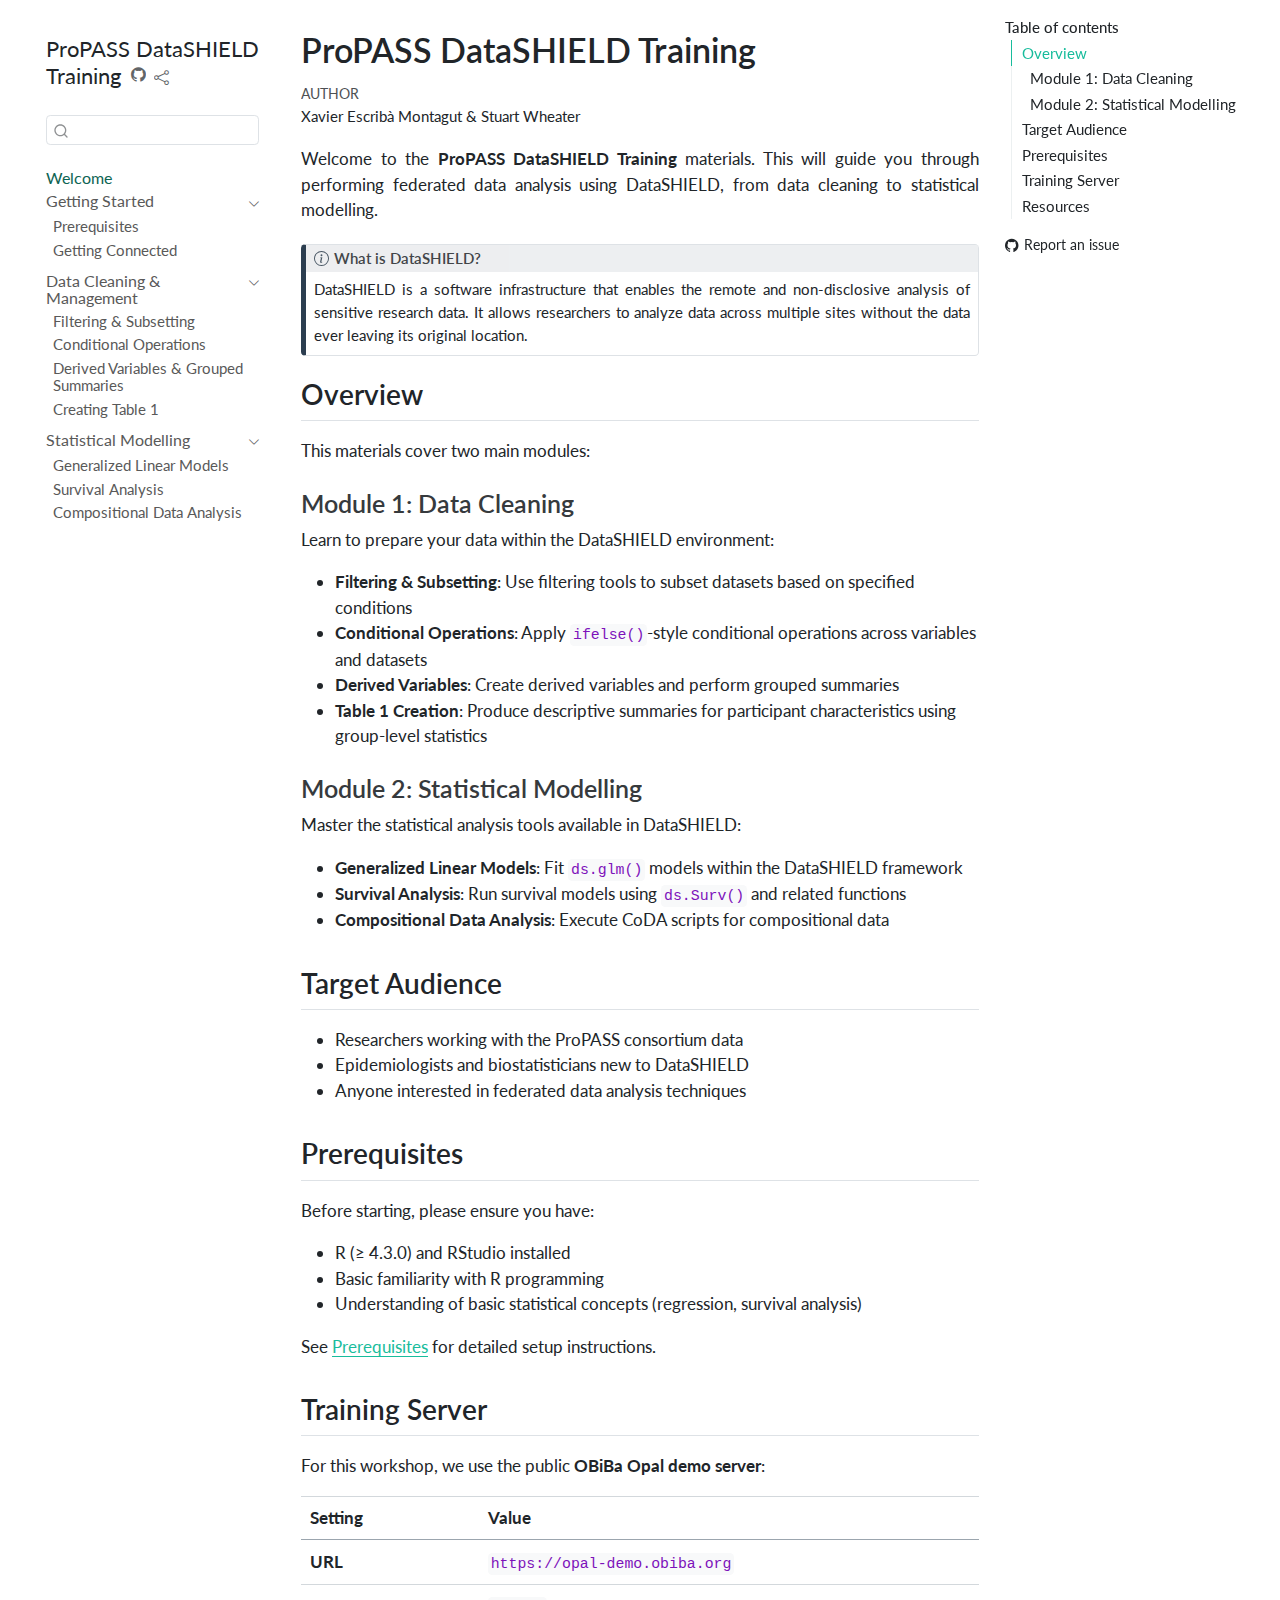
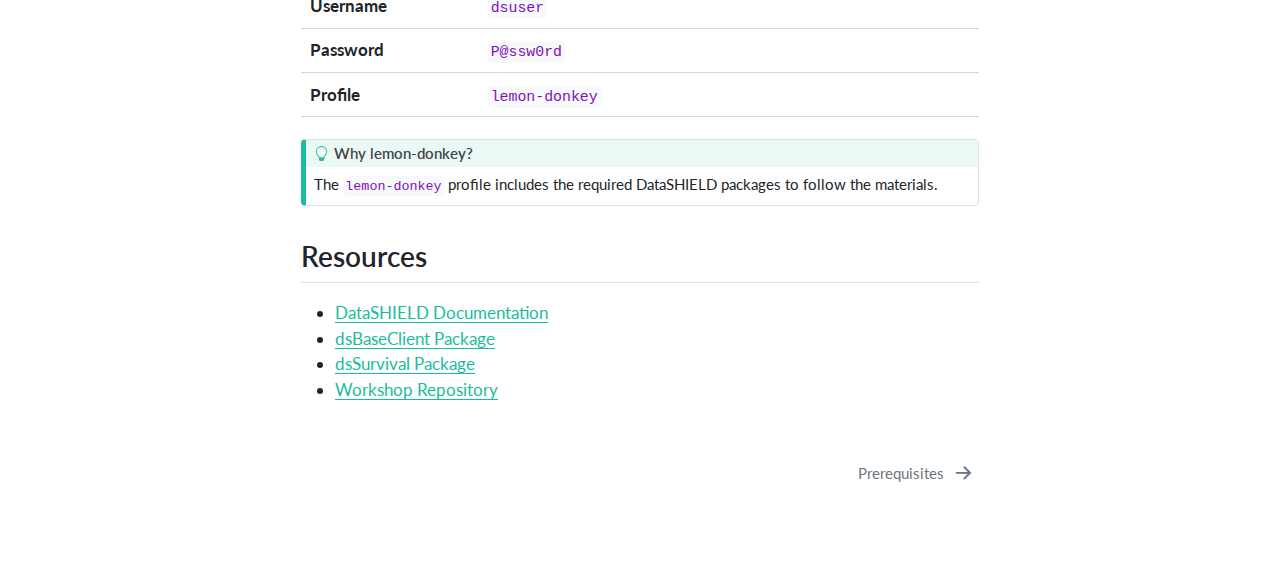
<file: docs/index.html>
<!DOCTYPE html>
<html xmlns="http://www.w3.org/1999/xhtml" lang="en" xml:lang="en"><head>

<meta charset="utf-8">
<meta name="generator" content="quarto-1.5.54">

<meta name="viewport" content="width=device-width, initial-scale=1.0, user-scalable=yes">

<meta name="author" content="Xavier Escribà Montagut &amp; Stuart Wheater">

<title>ProPASS DataSHIELD Training</title>
<style>
code{white-space: pre-wrap;}
span.smallcaps{font-variant: small-caps;}
div.columns{display: flex; gap: min(4vw, 1.5em);}
div.column{flex: auto; overflow-x: auto;}
div.hanging-indent{margin-left: 1.5em; text-indent: -1.5em;}
ul.task-list{list-style: none;}
ul.task-list li input[type="checkbox"] {
  width: 0.8em;
  margin: 0 0.8em 0.2em -1em; /* quarto-specific, see https://github.com/quarto-dev/quarto-cli/issues/4556 */ 
  vertical-align: middle;
}
</style>


<script src="site_libs/quarto-nav/quarto-nav.js"></script>
<script src="site_libs/quarto-nav/headroom.min.js"></script>
<script src="site_libs/clipboard/clipboard.min.js"></script>
<script src="site_libs/quarto-search/autocomplete.umd.js"></script>
<script src="site_libs/quarto-search/fuse.min.js"></script>
<script src="site_libs/quarto-search/quarto-search.js"></script>
<meta name="quarto:offset" content="./">
<link href="./1-prerequisites.html" rel="next">
<link href="./favicon.ico" rel="icon">
<script src="site_libs/quarto-html/quarto.js"></script>
<script src="site_libs/quarto-html/popper.min.js"></script>
<script src="site_libs/quarto-html/tippy.umd.min.js"></script>
<script src="site_libs/quarto-html/anchor.min.js"></script>
<link href="site_libs/quarto-html/tippy.css" rel="stylesheet">
<link href="site_libs/quarto-html/quarto-syntax-highlighting.css" rel="stylesheet" id="quarto-text-highlighting-styles">
<script src="site_libs/bootstrap/bootstrap.min.js"></script>
<link href="site_libs/bootstrap/bootstrap-icons.css" rel="stylesheet">
<link href="site_libs/bootstrap/bootstrap.min.css" rel="stylesheet" id="quarto-bootstrap" data-mode="light">
<script id="quarto-search-options" type="application/json">{
  "location": "sidebar",
  "copy-button": false,
  "collapse-after": 3,
  "panel-placement": "start",
  "type": "textbox",
  "limit": 50,
  "keyboard-shortcut": [
    "f",
    "/",
    "s"
  ],
  "show-item-context": false,
  "language": {
    "search-no-results-text": "No results",
    "search-matching-documents-text": "matching documents",
    "search-copy-link-title": "Copy link to search",
    "search-hide-matches-text": "Hide additional matches",
    "search-more-match-text": "more match in this document",
    "search-more-matches-text": "more matches in this document",
    "search-clear-button-title": "Clear",
    "search-text-placeholder": "",
    "search-detached-cancel-button-title": "Cancel",
    "search-submit-button-title": "Submit",
    "search-label": "Search"
  }
}</script>


</head>

<body class="nav-sidebar floating">

<div id="quarto-search-results"></div>
  <header id="quarto-header" class="headroom fixed-top">
  <nav class="quarto-secondary-nav">
    <div class="container-fluid d-flex">
      <button type="button" class="quarto-btn-toggle btn" data-bs-toggle="collapse" role="button" data-bs-target=".quarto-sidebar-collapse-item" aria-controls="quarto-sidebar" aria-expanded="false" aria-label="Toggle sidebar navigation" onclick="if (window.quartoToggleHeadroom) { window.quartoToggleHeadroom(); }">
        <i class="bi bi-layout-text-sidebar-reverse"></i>
      </button>
        <nav class="quarto-page-breadcrumbs" aria-label="breadcrumb"><ol class="breadcrumb"><li class="breadcrumb-item"><a href="./index.html"><span class="chapter-title">Welcome</span></a></li></ol></nav>
        <a class="flex-grow-1" role="navigation" data-bs-toggle="collapse" data-bs-target=".quarto-sidebar-collapse-item" aria-controls="quarto-sidebar" aria-expanded="false" aria-label="Toggle sidebar navigation" onclick="if (window.quartoToggleHeadroom) { window.quartoToggleHeadroom(); }">      
        </a>
      <button type="button" class="btn quarto-search-button" aria-label="Search" onclick="window.quartoOpenSearch();">
        <i class="bi bi-search"></i>
      </button>
    </div>
  </nav>
</header>
<!-- content -->
<div id="quarto-content" class="quarto-container page-columns page-rows-contents page-layout-article">
<!-- sidebar -->
  <nav id="quarto-sidebar" class="sidebar collapse collapse-horizontal quarto-sidebar-collapse-item sidebar-navigation floating overflow-auto">
    <div class="pt-lg-2 mt-2 text-left sidebar-header">
    <div class="sidebar-title mb-0 py-0">
      <a href="./">ProPASS DataSHIELD Training</a> 
        <div class="sidebar-tools-main">
    <a href="https://github.com/propass/propass-training" title="Source Code" class="quarto-navigation-tool px-1" aria-label="Source Code"><i class="bi bi-github"></i></a>
    <div class="dropdown">
      <a href="" title="Share" id="quarto-navigation-tool-dropdown-0" class="quarto-navigation-tool dropdown-toggle px-1" data-bs-toggle="dropdown" aria-expanded="false" role="link" aria-label="Share"><i class="bi bi-share"></i></a>
      <ul class="dropdown-menu" aria-labelledby="quarto-navigation-tool-dropdown-0">
          <li>
            <a class="dropdown-item sidebar-tools-main-item" href="https://twitter.com/intent/tweet?url=|url|">
              <i class="bi bi-twitter pe-1"></i>
            Twitter
            </a>
          </li>
          <li>
            <a class="dropdown-item sidebar-tools-main-item" href="https://www.linkedin.com/sharing/share-offsite/?url=|url|">
              <i class="bi bi-linkedin pe-1"></i>
            LinkedIn
            </a>
          </li>
      </ul>
    </div>
</div>
    </div>
      </div>
        <div class="mt-2 flex-shrink-0 align-items-center">
        <div class="sidebar-search">
        <div id="quarto-search" class="" title="Search"></div>
        </div>
        </div>
    <div class="sidebar-menu-container"> 
    <ul class="list-unstyled mt-1">
        <li class="sidebar-item">
  <div class="sidebar-item-container"> 
  <a href="./index.html" class="sidebar-item-text sidebar-link active"><span class="chapter-title">Welcome</span></a>
  </div>
</li>
        <li class="sidebar-item sidebar-item-section">
      <div class="sidebar-item-container"> 
            <a class="sidebar-item-text sidebar-link text-start" data-bs-toggle="collapse" data-bs-target="#quarto-sidebar-section-1" role="navigation" aria-expanded="true">
 <span class="menu-text">Getting Started</span></a>
          <a class="sidebar-item-toggle text-start" data-bs-toggle="collapse" data-bs-target="#quarto-sidebar-section-1" role="navigation" aria-expanded="true" aria-label="Toggle section">
            <i class="bi bi-chevron-right ms-2"></i>
          </a> 
      </div>
      <ul id="quarto-sidebar-section-1" class="collapse list-unstyled sidebar-section depth1 show">  
          <li class="sidebar-item">
  <div class="sidebar-item-container"> 
  <a href="./1-prerequisites.html" class="sidebar-item-text sidebar-link"><span class="chapter-title">Prerequisites</span></a>
  </div>
</li>
          <li class="sidebar-item">
  <div class="sidebar-item-container"> 
  <a href="./2-getting-connected.html" class="sidebar-item-text sidebar-link"><span class="chapter-title">Getting Connected</span></a>
  </div>
</li>
      </ul>
  </li>
        <li class="sidebar-item sidebar-item-section">
      <div class="sidebar-item-container"> 
            <a class="sidebar-item-text sidebar-link text-start" data-bs-toggle="collapse" data-bs-target="#quarto-sidebar-section-2" role="navigation" aria-expanded="true">
 <span class="menu-text">Data Cleaning &amp; Management</span></a>
          <a class="sidebar-item-toggle text-start" data-bs-toggle="collapse" data-bs-target="#quarto-sidebar-section-2" role="navigation" aria-expanded="true" aria-label="Toggle section">
            <i class="bi bi-chevron-right ms-2"></i>
          </a> 
      </div>
      <ul id="quarto-sidebar-section-2" class="collapse list-unstyled sidebar-section depth1 show">  
          <li class="sidebar-item">
  <div class="sidebar-item-container"> 
  <a href="./3-filtering-subsetting.html" class="sidebar-item-text sidebar-link"><span class="chapter-title">Filtering &amp; Subsetting</span></a>
  </div>
</li>
          <li class="sidebar-item">
  <div class="sidebar-item-container"> 
  <a href="./4-conditional-operations.html" class="sidebar-item-text sidebar-link"><span class="chapter-title">Conditional Operations</span></a>
  </div>
</li>
          <li class="sidebar-item">
  <div class="sidebar-item-container"> 
  <a href="./5-derived-variables.html" class="sidebar-item-text sidebar-link"><span class="chapter-title">Derived Variables &amp; Grouped Summaries</span></a>
  </div>
</li>
          <li class="sidebar-item">
  <div class="sidebar-item-container"> 
  <a href="./6-table-one.html" class="sidebar-item-text sidebar-link"><span class="chapter-title">Creating Table 1</span></a>
  </div>
</li>
      </ul>
  </li>
        <li class="sidebar-item sidebar-item-section">
      <div class="sidebar-item-container"> 
            <a class="sidebar-item-text sidebar-link text-start" data-bs-toggle="collapse" data-bs-target="#quarto-sidebar-section-3" role="navigation" aria-expanded="true">
 <span class="menu-text">Statistical Modelling</span></a>
          <a class="sidebar-item-toggle text-start" data-bs-toggle="collapse" data-bs-target="#quarto-sidebar-section-3" role="navigation" aria-expanded="true" aria-label="Toggle section">
            <i class="bi bi-chevron-right ms-2"></i>
          </a> 
      </div>
      <ul id="quarto-sidebar-section-3" class="collapse list-unstyled sidebar-section depth1 show">  
          <li class="sidebar-item">
  <div class="sidebar-item-container"> 
  <a href="./7-glm-models.html" class="sidebar-item-text sidebar-link"><span class="chapter-title">Generalized Linear Models</span></a>
  </div>
</li>
          <li class="sidebar-item">
  <div class="sidebar-item-container"> 
  <a href="./8-survival-analysis.html" class="sidebar-item-text sidebar-link"><span class="chapter-title">Survival Analysis</span></a>
  </div>
</li>
          <li class="sidebar-item">
  <div class="sidebar-item-container"> 
  <a href="./9-coda-analysis.html" class="sidebar-item-text sidebar-link"><span class="chapter-title">Compositional Data Analysis</span></a>
  </div>
</li>
      </ul>
  </li>
    </ul>
    </div>
</nav>
<div id="quarto-sidebar-glass" class="quarto-sidebar-collapse-item" data-bs-toggle="collapse" data-bs-target=".quarto-sidebar-collapse-item"></div>
<!-- margin-sidebar -->
    <div id="quarto-margin-sidebar" class="sidebar margin-sidebar">
        <nav id="TOC" role="doc-toc" class="toc-active">
    <h2 id="toc-title">Table of contents</h2>
   
  <ul>
  <li><a href="#overview" id="toc-overview" class="nav-link active" data-scroll-target="#overview">Overview</a>
  <ul class="collapse">
  <li><a href="#module-1-data-cleaning" id="toc-module-1-data-cleaning" class="nav-link" data-scroll-target="#module-1-data-cleaning">Module 1: Data Cleaning</a></li>
  <li><a href="#module-2-statistical-modelling" id="toc-module-2-statistical-modelling" class="nav-link" data-scroll-target="#module-2-statistical-modelling">Module 2: Statistical Modelling</a></li>
  </ul></li>
  <li><a href="#target-audience" id="toc-target-audience" class="nav-link" data-scroll-target="#target-audience">Target Audience</a></li>
  <li><a href="#prerequisites" id="toc-prerequisites" class="nav-link" data-scroll-target="#prerequisites">Prerequisites</a></li>
  <li><a href="#training-server" id="toc-training-server" class="nav-link" data-scroll-target="#training-server">Training Server</a></li>
  <li><a href="#resources" id="toc-resources" class="nav-link" data-scroll-target="#resources">Resources</a></li>
  </ul>
<div class="toc-actions"><ul><li><a href="https://github.com/propass/propass-training/issues/new" class="toc-action"><i class="bi bi-github"></i>Report an issue</a></li></ul></div></nav>
    </div>
<!-- main -->
<main class="content" id="quarto-document-content">

<header id="title-block-header" class="quarto-title-block default">
<div class="quarto-title">
<h1 class="title">ProPASS DataSHIELD Training</h1>
</div>



<div class="quarto-title-meta">

    <div>
    <div class="quarto-title-meta-heading">Author</div>
    <div class="quarto-title-meta-contents">
             <p>Xavier Escribà Montagut &amp; Stuart Wheater </p>
          </div>
  </div>
    
  
    
  </div>
  


</header>


<div class="cell">
<style type="text/css">
p {
  text-align: justify
}
</style>
</div>
<p>Welcome to the <strong>ProPASS DataSHIELD Training</strong> materials. This will guide you through performing federated data analysis using DataSHIELD, from data cleaning to statistical modelling.</p>
<div class="callout callout-style-default callout-note callout-titled">
<div class="callout-header d-flex align-content-center">
<div class="callout-icon-container">
<i class="callout-icon"></i>
</div>
<div class="callout-title-container flex-fill">
What is DataSHIELD?
</div>
</div>
<div class="callout-body-container callout-body">
<p>DataSHIELD is a software infrastructure that enables the remote and non-disclosive analysis of sensitive research data. It allows researchers to analyze data across multiple sites without the data ever leaving its original location.</p>
</div>
</div>
<section id="overview" class="level2">
<h2 class="anchored" data-anchor-id="overview">Overview</h2>
<p>This materials cover two main modules:</p>
<section id="module-1-data-cleaning" class="level3">
<h3 class="anchored" data-anchor-id="module-1-data-cleaning">Module 1: Data Cleaning</h3>
<p>Learn to prepare your data within the DataSHIELD environment:</p>
<ul>
<li><strong>Filtering &amp; Subsetting</strong>: Use filtering tools to subset datasets based on specified conditions</li>
<li><strong>Conditional Operations</strong>: Apply <code>ifelse()</code>-style conditional operations across variables and datasets</li>
<li><strong>Derived Variables</strong>: Create derived variables and perform grouped summaries</li>
<li><strong>Table 1 Creation</strong>: Produce descriptive summaries for participant characteristics using group-level statistics</li>
</ul>
</section>
<section id="module-2-statistical-modelling" class="level3">
<h3 class="anchored" data-anchor-id="module-2-statistical-modelling">Module 2: Statistical Modelling</h3>
<p>Master the statistical analysis tools available in DataSHIELD:</p>
<ul>
<li><strong>Generalized Linear Models</strong>: Fit <code>ds.glm()</code> models within the DataSHIELD framework</li>
<li><strong>Survival Analysis</strong>: Run survival models using <code>ds.Surv()</code> and related functions</li>
<li><strong>Compositional Data Analysis</strong>: Execute CoDA scripts for compositional data</li>
</ul>
</section>
</section>
<section id="target-audience" class="level2">
<h2 class="anchored" data-anchor-id="target-audience">Target Audience</h2>
<ul>
<li>Researchers working with the ProPASS consortium data</li>
<li>Epidemiologists and biostatisticians new to DataSHIELD</li>
<li>Anyone interested in federated data analysis techniques</li>
</ul>
</section>
<section id="prerequisites" class="level2">
<h2 class="anchored" data-anchor-id="prerequisites">Prerequisites</h2>
<p>Before starting, please ensure you have:</p>
<ul>
<li>R (≥ 4.3.0) and RStudio installed</li>
<li>Basic familiarity with R programming</li>
<li>Understanding of basic statistical concepts (regression, survival analysis)</li>
</ul>
<p>See <a href="./1-prerequisites.html">Prerequisites</a> for detailed setup instructions.</p>
</section>
<section id="training-server" class="level2">
<h2 class="anchored" data-anchor-id="training-server">Training Server</h2>
<p>For this workshop, we use the public <strong>OBiBa Opal demo server</strong>:</p>
<table class="caption-top table">
<thead>
<tr class="header">
<th>Setting</th>
<th>Value</th>
</tr>
</thead>
<tbody>
<tr class="odd">
<td><strong>URL</strong></td>
<td><code>https://opal-demo.obiba.org</code></td>
</tr>
<tr class="even">
<td><strong>Username</strong></td>
<td><code>dsuser</code></td>
</tr>
<tr class="odd">
<td><strong>Password</strong></td>
<td><code>P@ssw0rd</code></td>
</tr>
<tr class="even">
<td><strong>Profile</strong></td>
<td><code>lemon-donkey</code></td>
</tr>
</tbody>
</table>
<div class="callout callout-style-default callout-tip callout-titled">
<div class="callout-header d-flex align-content-center">
<div class="callout-icon-container">
<i class="callout-icon"></i>
</div>
<div class="callout-title-container flex-fill">
Why lemon-donkey?
</div>
</div>
<div class="callout-body-container callout-body">
<p>The <code>lemon-donkey</code> profile includes the required DataSHIELD packages to follow the materials.</p>
</div>
</div>
</section>
<section id="resources" class="level2">
<h2 class="anchored" data-anchor-id="resources">Resources</h2>
<ul>
<li><a href="https://www.datashield.org/">DataSHIELD Documentation</a></li>
<li><a href="https://github.com/datashield/dsBaseClient">dsBaseClient Package</a></li>
<li><a href="https://github.com/neelsoumya/dsSurvival">dsSurvival Package</a></li>
<li><a href="https://github.com/propass/propass-training">Workshop Repository</a></li>
</ul>


</section>

</main> <!-- /main -->
<script id="quarto-html-after-body" type="application/javascript">
window.document.addEventListener("DOMContentLoaded", function (event) {
  const toggleBodyColorMode = (bsSheetEl) => {
    const mode = bsSheetEl.getAttribute("data-mode");
    const bodyEl = window.document.querySelector("body");
    if (mode === "dark") {
      bodyEl.classList.add("quarto-dark");
      bodyEl.classList.remove("quarto-light");
    } else {
      bodyEl.classList.add("quarto-light");
      bodyEl.classList.remove("quarto-dark");
    }
  }
  const toggleBodyColorPrimary = () => {
    const bsSheetEl = window.document.querySelector("link#quarto-bootstrap");
    if (bsSheetEl) {
      toggleBodyColorMode(bsSheetEl);
    }
  }
  toggleBodyColorPrimary();  
  const icon = "";
  const anchorJS = new window.AnchorJS();
  anchorJS.options = {
    placement: 'right',
    icon: icon
  };
  anchorJS.add('.anchored');
  const isCodeAnnotation = (el) => {
    for (const clz of el.classList) {
      if (clz.startsWith('code-annotation-')) {                     
        return true;
      }
    }
    return false;
  }
  const onCopySuccess = function(e) {
    // button target
    const button = e.trigger;
    // don't keep focus
    button.blur();
    // flash "checked"
    button.classList.add('code-copy-button-checked');
    var currentTitle = button.getAttribute("title");
    button.setAttribute("title", "Copied!");
    let tooltip;
    if (window.bootstrap) {
      button.setAttribute("data-bs-toggle", "tooltip");
      button.setAttribute("data-bs-placement", "left");
      button.setAttribute("data-bs-title", "Copied!");
      tooltip = new bootstrap.Tooltip(button, 
        { trigger: "manual", 
          customClass: "code-copy-button-tooltip",
          offset: [0, -8]});
      tooltip.show();    
    }
    setTimeout(function() {
      if (tooltip) {
        tooltip.hide();
        button.removeAttribute("data-bs-title");
        button.removeAttribute("data-bs-toggle");
        button.removeAttribute("data-bs-placement");
      }
      button.setAttribute("title", currentTitle);
      button.classList.remove('code-copy-button-checked');
    }, 1000);
    // clear code selection
    e.clearSelection();
  }
  const getTextToCopy = function(trigger) {
      const codeEl = trigger.previousElementSibling.cloneNode(true);
      for (const childEl of codeEl.children) {
        if (isCodeAnnotation(childEl)) {
          childEl.remove();
        }
      }
      return codeEl.innerText;
  }
  const clipboard = new window.ClipboardJS('.code-copy-button:not([data-in-quarto-modal])', {
    text: getTextToCopy
  });
  clipboard.on('success', onCopySuccess);
  if (window.document.getElementById('quarto-embedded-source-code-modal')) {
    // For code content inside modals, clipBoardJS needs to be initialized with a container option
    // TODO: Check when it could be a function (https://github.com/zenorocha/clipboard.js/issues/860)
    const clipboardModal = new window.ClipboardJS('.code-copy-button[data-in-quarto-modal]', {
      text: getTextToCopy,
      container: window.document.getElementById('quarto-embedded-source-code-modal')
    });
    clipboardModal.on('success', onCopySuccess);
  }
    var localhostRegex = new RegExp(/^(?:http|https):\/\/localhost\:?[0-9]*\//);
    var mailtoRegex = new RegExp(/^mailto:/);
      var filterRegex = new RegExp('/' + window.location.host + '/');
    var isInternal = (href) => {
        return filterRegex.test(href) || localhostRegex.test(href) || mailtoRegex.test(href);
    }
    // Inspect non-navigation links and adorn them if external
 	var links = window.document.querySelectorAll('a[href]:not(.nav-link):not(.navbar-brand):not(.toc-action):not(.sidebar-link):not(.sidebar-item-toggle):not(.pagination-link):not(.no-external):not([aria-hidden]):not(.dropdown-item):not(.quarto-navigation-tool):not(.about-link)');
    for (var i=0; i<links.length; i++) {
      const link = links[i];
      if (!isInternal(link.href)) {
        // undo the damage that might have been done by quarto-nav.js in the case of
        // links that we want to consider external
        if (link.dataset.originalHref !== undefined) {
          link.href = link.dataset.originalHref;
        }
      }
    }
  function tippyHover(el, contentFn, onTriggerFn, onUntriggerFn) {
    const config = {
      allowHTML: true,
      maxWidth: 500,
      delay: 100,
      arrow: false,
      appendTo: function(el) {
          return el.parentElement;
      },
      interactive: true,
      interactiveBorder: 10,
      theme: 'quarto',
      placement: 'bottom-start',
    };
    if (contentFn) {
      config.content = contentFn;
    }
    if (onTriggerFn) {
      config.onTrigger = onTriggerFn;
    }
    if (onUntriggerFn) {
      config.onUntrigger = onUntriggerFn;
    }
    window.tippy(el, config); 
  }
  const noterefs = window.document.querySelectorAll('a[role="doc-noteref"]');
  for (var i=0; i<noterefs.length; i++) {
    const ref = noterefs[i];
    tippyHover(ref, function() {
      // use id or data attribute instead here
      let href = ref.getAttribute('data-footnote-href') || ref.getAttribute('href');
      try { href = new URL(href).hash; } catch {}
      const id = href.replace(/^#\/?/, "");
      const note = window.document.getElementById(id);
      if (note) {
        return note.innerHTML;
      } else {
        return "";
      }
    });
  }
  const xrefs = window.document.querySelectorAll('a.quarto-xref');
  const processXRef = (id, note) => {
    // Strip column container classes
    const stripColumnClz = (el) => {
      el.classList.remove("page-full", "page-columns");
      if (el.children) {
        for (const child of el.children) {
          stripColumnClz(child);
        }
      }
    }
    stripColumnClz(note)
    if (id === null || id.startsWith('sec-')) {
      // Special case sections, only their first couple elements
      const container = document.createElement("div");
      if (note.children && note.children.length > 2) {
        container.appendChild(note.children[0].cloneNode(true));
        for (let i = 1; i < note.children.length; i++) {
          const child = note.children[i];
          if (child.tagName === "P" && child.innerText === "") {
            continue;
          } else {
            container.appendChild(child.cloneNode(true));
            break;
          }
        }
        if (window.Quarto?.typesetMath) {
          window.Quarto.typesetMath(container);
        }
        return container.innerHTML
      } else {
        if (window.Quarto?.typesetMath) {
          window.Quarto.typesetMath(note);
        }
        return note.innerHTML;
      }
    } else {
      // Remove any anchor links if they are present
      const anchorLink = note.querySelector('a.anchorjs-link');
      if (anchorLink) {
        anchorLink.remove();
      }
      if (window.Quarto?.typesetMath) {
        window.Quarto.typesetMath(note);
      }
      // TODO in 1.5, we should make sure this works without a callout special case
      if (note.classList.contains("callout")) {
        return note.outerHTML;
      } else {
        return note.innerHTML;
      }
    }
  }
  for (var i=0; i<xrefs.length; i++) {
    const xref = xrefs[i];
    tippyHover(xref, undefined, function(instance) {
      instance.disable();
      let url = xref.getAttribute('href');
      let hash = undefined; 
      if (url.startsWith('#')) {
        hash = url;
      } else {
        try { hash = new URL(url).hash; } catch {}
      }
      if (hash) {
        const id = hash.replace(/^#\/?/, "");
        const note = window.document.getElementById(id);
        if (note !== null) {
          try {
            const html = processXRef(id, note.cloneNode(true));
            instance.setContent(html);
          } finally {
            instance.enable();
            instance.show();
          }
        } else {
          // See if we can fetch this
          fetch(url.split('#')[0])
          .then(res => res.text())
          .then(html => {
            const parser = new DOMParser();
            const htmlDoc = parser.parseFromString(html, "text/html");
            const note = htmlDoc.getElementById(id);
            if (note !== null) {
              const html = processXRef(id, note);
              instance.setContent(html);
            } 
          }).finally(() => {
            instance.enable();
            instance.show();
          });
        }
      } else {
        // See if we can fetch a full url (with no hash to target)
        // This is a special case and we should probably do some content thinning / targeting
        fetch(url)
        .then(res => res.text())
        .then(html => {
          const parser = new DOMParser();
          const htmlDoc = parser.parseFromString(html, "text/html");
          const note = htmlDoc.querySelector('main.content');
          if (note !== null) {
            // This should only happen for chapter cross references
            // (since there is no id in the URL)
            // remove the first header
            if (note.children.length > 0 && note.children[0].tagName === "HEADER") {
              note.children[0].remove();
            }
            const html = processXRef(null, note);
            instance.setContent(html);
          } 
        }).finally(() => {
          instance.enable();
          instance.show();
        });
      }
    }, function(instance) {
    });
  }
      let selectedAnnoteEl;
      const selectorForAnnotation = ( cell, annotation) => {
        let cellAttr = 'data-code-cell="' + cell + '"';
        let lineAttr = 'data-code-annotation="' +  annotation + '"';
        const selector = 'span[' + cellAttr + '][' + lineAttr + ']';
        return selector;
      }
      const selectCodeLines = (annoteEl) => {
        const doc = window.document;
        const targetCell = annoteEl.getAttribute("data-target-cell");
        const targetAnnotation = annoteEl.getAttribute("data-target-annotation");
        const annoteSpan = window.document.querySelector(selectorForAnnotation(targetCell, targetAnnotation));
        const lines = annoteSpan.getAttribute("data-code-lines").split(",");
        const lineIds = lines.map((line) => {
          return targetCell + "-" + line;
        })
        let top = null;
        let height = null;
        let parent = null;
        if (lineIds.length > 0) {
            //compute the position of the single el (top and bottom and make a div)
            const el = window.document.getElementById(lineIds[0]);
            top = el.offsetTop;
            height = el.offsetHeight;
            parent = el.parentElement.parentElement;
          if (lineIds.length > 1) {
            const lastEl = window.document.getElementById(lineIds[lineIds.length - 1]);
            const bottom = lastEl.offsetTop + lastEl.offsetHeight;
            height = bottom - top;
          }
          if (top !== null && height !== null && parent !== null) {
            // cook up a div (if necessary) and position it 
            let div = window.document.getElementById("code-annotation-line-highlight");
            if (div === null) {
              div = window.document.createElement("div");
              div.setAttribute("id", "code-annotation-line-highlight");
              div.style.position = 'absolute';
              parent.appendChild(div);
            }
            div.style.top = top - 2 + "px";
            div.style.height = height + 4 + "px";
            div.style.left = 0;
            let gutterDiv = window.document.getElementById("code-annotation-line-highlight-gutter");
            if (gutterDiv === null) {
              gutterDiv = window.document.createElement("div");
              gutterDiv.setAttribute("id", "code-annotation-line-highlight-gutter");
              gutterDiv.style.position = 'absolute';
              const codeCell = window.document.getElementById(targetCell);
              const gutter = codeCell.querySelector('.code-annotation-gutter');
              gutter.appendChild(gutterDiv);
            }
            gutterDiv.style.top = top - 2 + "px";
            gutterDiv.style.height = height + 4 + "px";
          }
          selectedAnnoteEl = annoteEl;
        }
      };
      const unselectCodeLines = () => {
        const elementsIds = ["code-annotation-line-highlight", "code-annotation-line-highlight-gutter"];
        elementsIds.forEach((elId) => {
          const div = window.document.getElementById(elId);
          if (div) {
            div.remove();
          }
        });
        selectedAnnoteEl = undefined;
      };
        // Handle positioning of the toggle
    window.addEventListener(
      "resize",
      throttle(() => {
        elRect = undefined;
        if (selectedAnnoteEl) {
          selectCodeLines(selectedAnnoteEl);
        }
      }, 10)
    );
    function throttle(fn, ms) {
    let throttle = false;
    let timer;
      return (...args) => {
        if(!throttle) { // first call gets through
            fn.apply(this, args);
            throttle = true;
        } else { // all the others get throttled
            if(timer) clearTimeout(timer); // cancel #2
            timer = setTimeout(() => {
              fn.apply(this, args);
              timer = throttle = false;
            }, ms);
        }
      };
    }
      // Attach click handler to the DT
      const annoteDls = window.document.querySelectorAll('dt[data-target-cell]');
      for (const annoteDlNode of annoteDls) {
        annoteDlNode.addEventListener('click', (event) => {
          const clickedEl = event.target;
          if (clickedEl !== selectedAnnoteEl) {
            unselectCodeLines();
            const activeEl = window.document.querySelector('dt[data-target-cell].code-annotation-active');
            if (activeEl) {
              activeEl.classList.remove('code-annotation-active');
            }
            selectCodeLines(clickedEl);
            clickedEl.classList.add('code-annotation-active');
          } else {
            // Unselect the line
            unselectCodeLines();
            clickedEl.classList.remove('code-annotation-active');
          }
        });
      }
  const findCites = (el) => {
    const parentEl = el.parentElement;
    if (parentEl) {
      const cites = parentEl.dataset.cites;
      if (cites) {
        return {
          el,
          cites: cites.split(' ')
        };
      } else {
        return findCites(el.parentElement)
      }
    } else {
      return undefined;
    }
  };
  var bibliorefs = window.document.querySelectorAll('a[role="doc-biblioref"]');
  for (var i=0; i<bibliorefs.length; i++) {
    const ref = bibliorefs[i];
    const citeInfo = findCites(ref);
    if (citeInfo) {
      tippyHover(citeInfo.el, function() {
        var popup = window.document.createElement('div');
        citeInfo.cites.forEach(function(cite) {
          var citeDiv = window.document.createElement('div');
          citeDiv.classList.add('hanging-indent');
          citeDiv.classList.add('csl-entry');
          var biblioDiv = window.document.getElementById('ref-' + cite);
          if (biblioDiv) {
            citeDiv.innerHTML = biblioDiv.innerHTML;
          }
          popup.appendChild(citeDiv);
        });
        return popup.innerHTML;
      });
    }
  }
});
</script>
<nav class="page-navigation">
  <div class="nav-page nav-page-previous">
  </div>
  <div class="nav-page nav-page-next">
      <a href="./1-prerequisites.html" class="pagination-link" aria-label="Prerequisites">
        <span class="nav-page-text"><span class="chapter-title">Prerequisites</span></span> <i class="bi bi-arrow-right-short"></i>
      </a>
  </div>
</nav>
</div> <!-- /content -->




<footer class="footer"><div class="nav-footer"><div class="nav-footer-center"><div class="toc-actions d-sm-block d-md-none"><ul><li><a href="https://github.com/propass/propass-training/issues/new" class="toc-action"><i class="bi bi-github"></i>Report an issue</a></li></ul></div></div></div></footer></body></html>
</file>
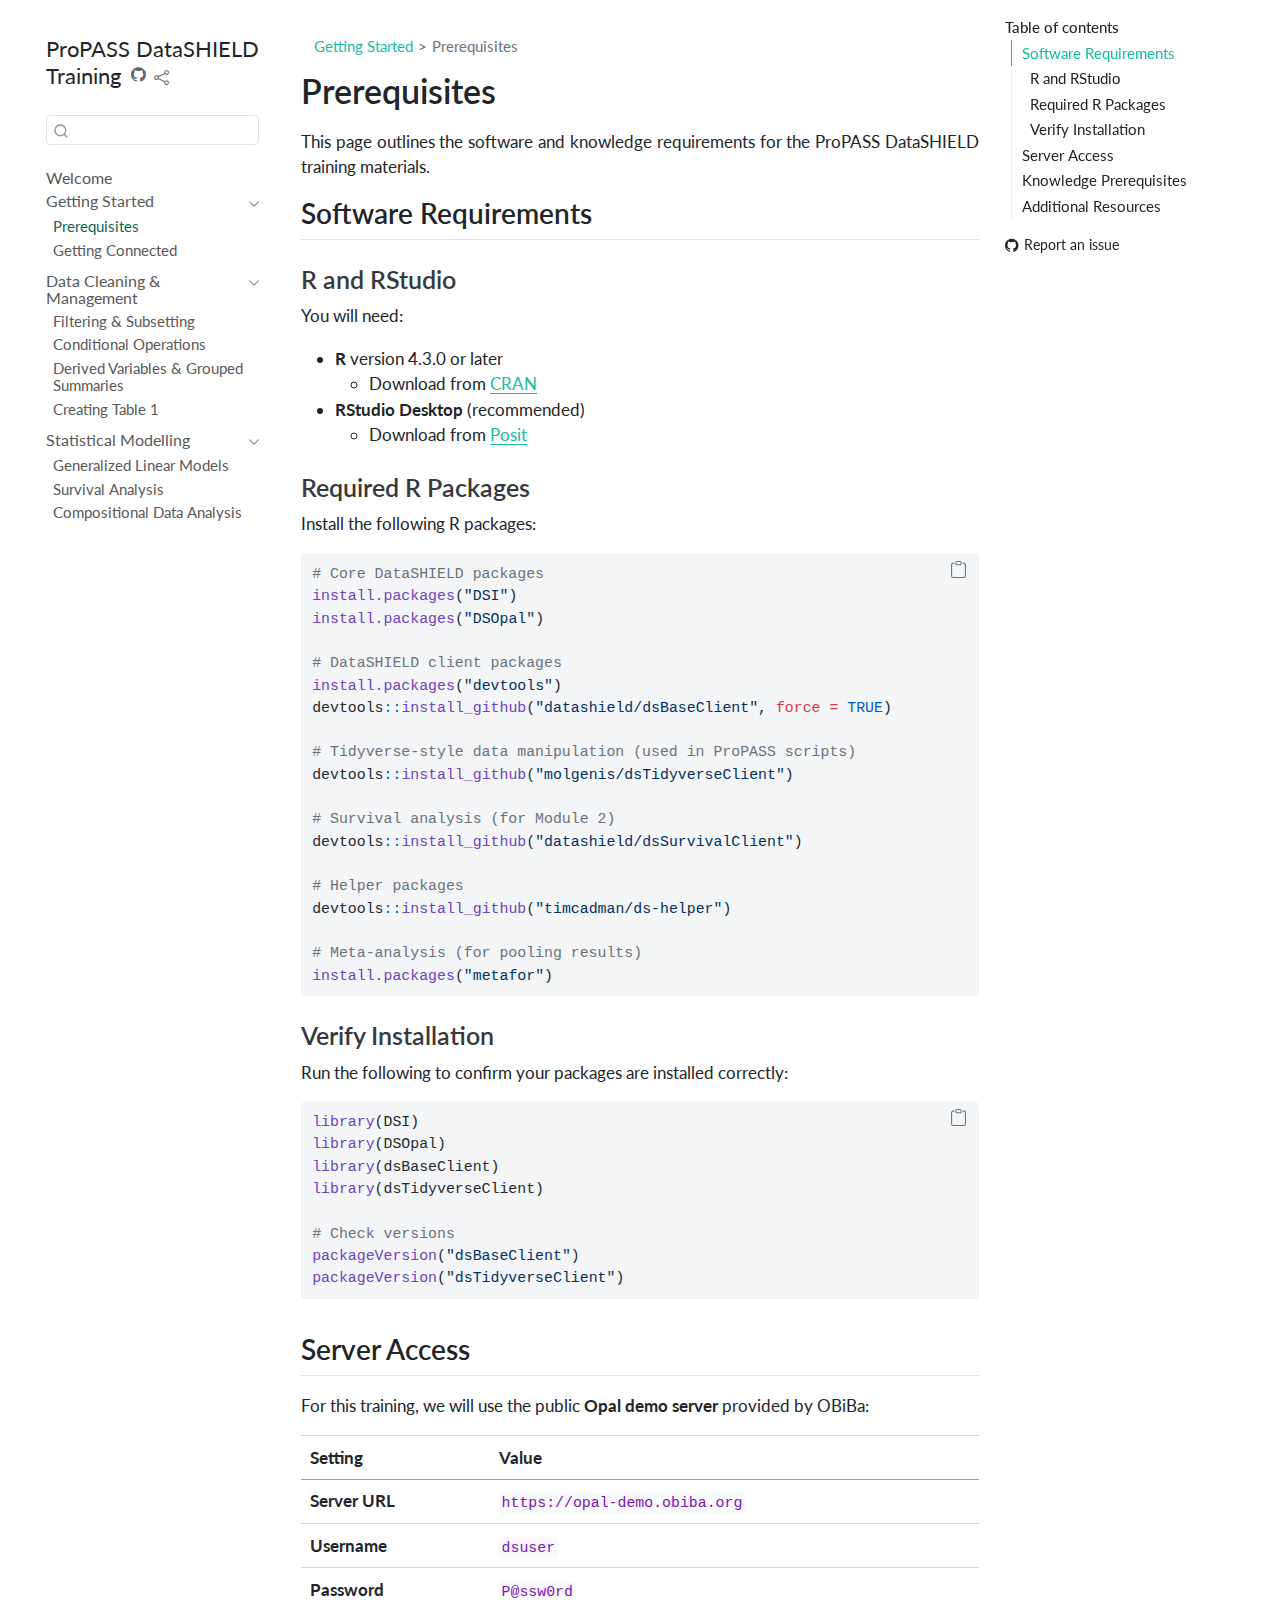
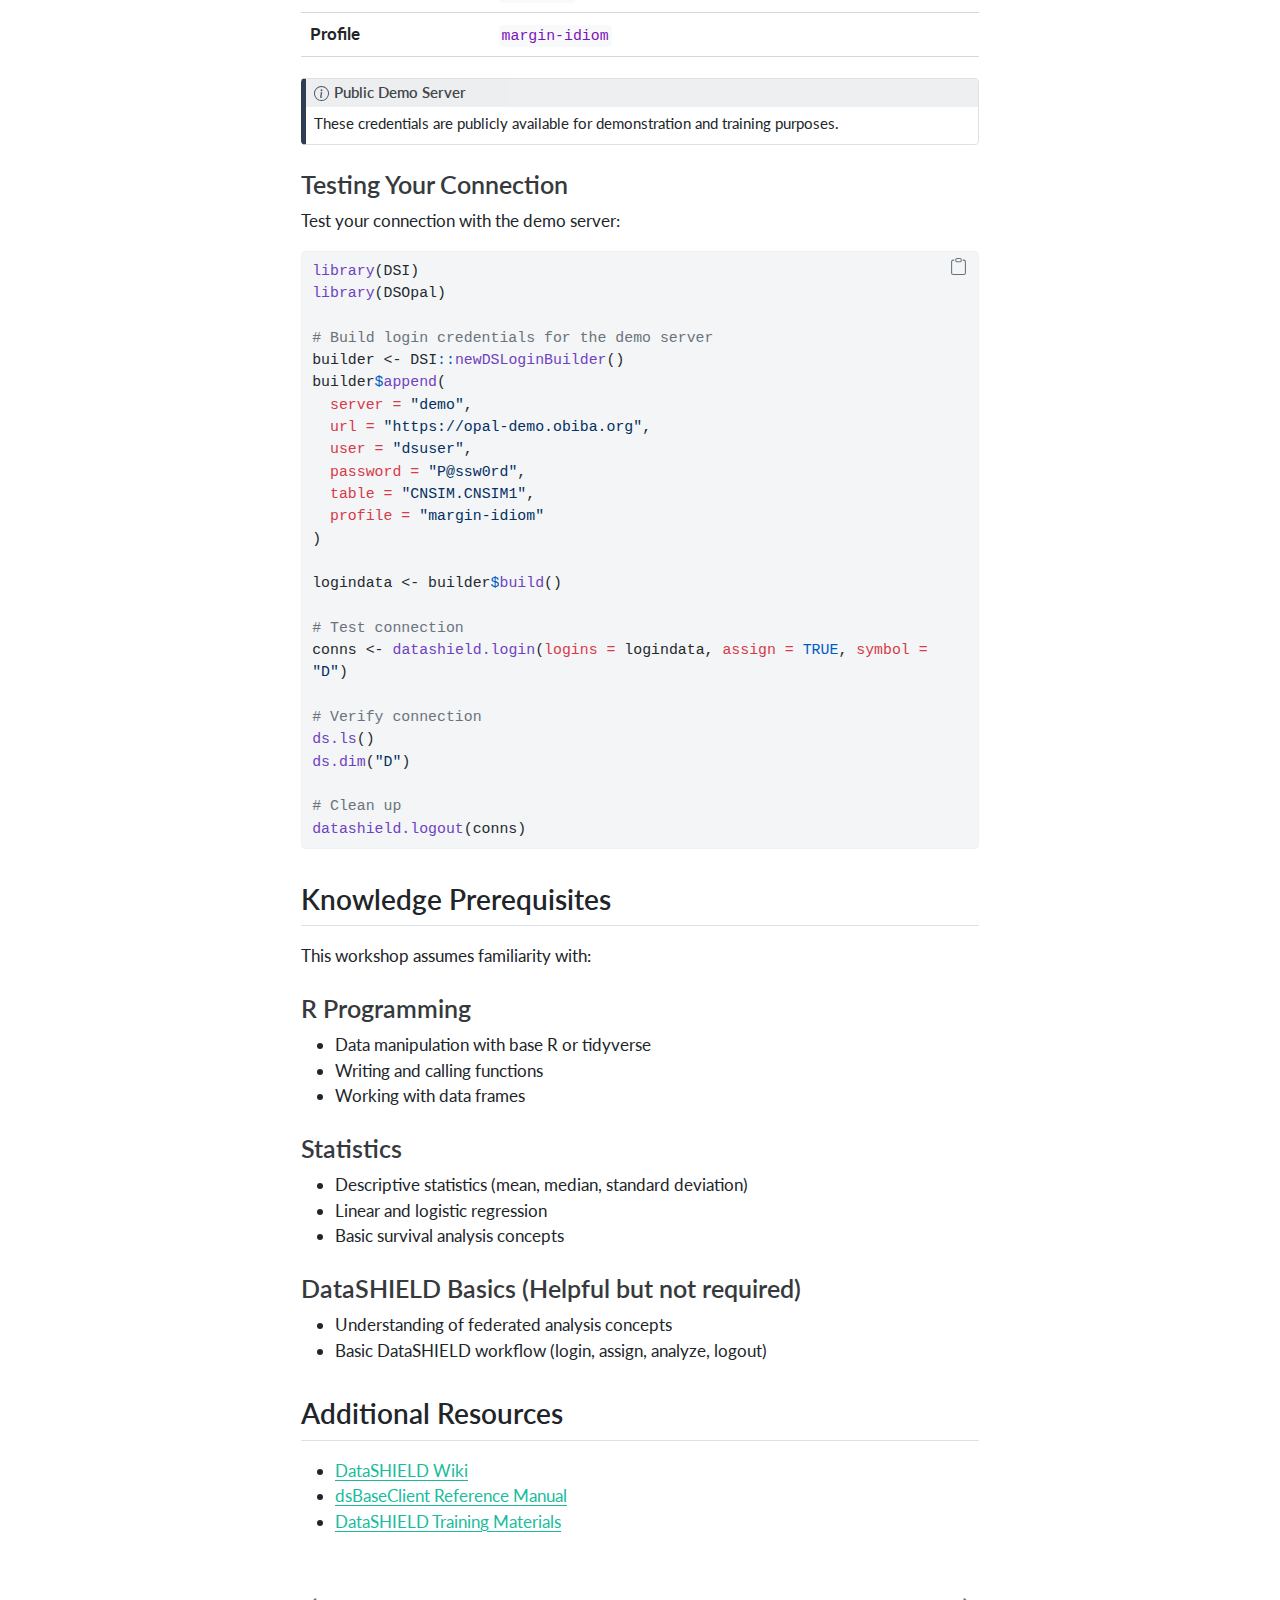
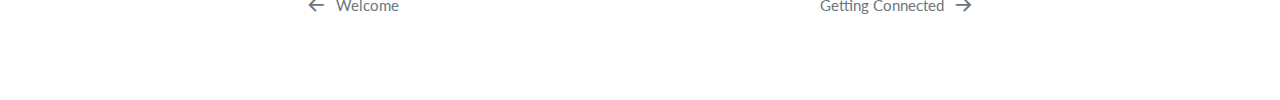
<file: docs/1-prerequisites.html>
<!DOCTYPE html>
<html xmlns="http://www.w3.org/1999/xhtml" lang="en" xml:lang="en"><head>

<meta charset="utf-8">
<meta name="generator" content="quarto-1.5.54">

<meta name="viewport" content="width=device-width, initial-scale=1.0, user-scalable=yes">


<title>Prerequisites – ProPASS DataSHIELD Training</title>
<style>
code{white-space: pre-wrap;}
span.smallcaps{font-variant: small-caps;}
div.columns{display: flex; gap: min(4vw, 1.5em);}
div.column{flex: auto; overflow-x: auto;}
div.hanging-indent{margin-left: 1.5em; text-indent: -1.5em;}
ul.task-list{list-style: none;}
ul.task-list li input[type="checkbox"] {
  width: 0.8em;
  margin: 0 0.8em 0.2em -1em; /* quarto-specific, see https://github.com/quarto-dev/quarto-cli/issues/4556 */ 
  vertical-align: middle;
}
/* CSS for syntax highlighting */
pre > code.sourceCode { white-space: pre; position: relative; }
pre > code.sourceCode > span { line-height: 1.25; }
pre > code.sourceCode > span:empty { height: 1.2em; }
.sourceCode { overflow: visible; }
code.sourceCode > span { color: inherit; text-decoration: inherit; }
div.sourceCode { margin: 1em 0; }
pre.sourceCode { margin: 0; }
@media screen {
div.sourceCode { overflow: auto; }
}
@media print {
pre > code.sourceCode { white-space: pre-wrap; }
pre > code.sourceCode > span { display: inline-block; text-indent: -5em; padding-left: 5em; }
}
pre.numberSource code
  { counter-reset: source-line 0; }
pre.numberSource code > span
  { position: relative; left: -4em; counter-increment: source-line; }
pre.numberSource code > span > a:first-child::before
  { content: counter(source-line);
    position: relative; left: -1em; text-align: right; vertical-align: baseline;
    border: none; display: inline-block;
    -webkit-touch-callout: none; -webkit-user-select: none;
    -khtml-user-select: none; -moz-user-select: none;
    -ms-user-select: none; user-select: none;
    padding: 0 4px; width: 4em;
  }
pre.numberSource { margin-left: 3em;  padding-left: 4px; }
div.sourceCode
  {   }
@media screen {
pre > code.sourceCode > span > a:first-child::before { text-decoration: underline; }
}
</style>


<script src="site_libs/quarto-nav/quarto-nav.js"></script>
<script src="site_libs/quarto-nav/headroom.min.js"></script>
<script src="site_libs/clipboard/clipboard.min.js"></script>
<script src="site_libs/quarto-search/autocomplete.umd.js"></script>
<script src="site_libs/quarto-search/fuse.min.js"></script>
<script src="site_libs/quarto-search/quarto-search.js"></script>
<meta name="quarto:offset" content="./">
<link href="./2-getting-connected.html" rel="next">
<link href="./index.html" rel="prev">
<link href="./favicon.ico" rel="icon">
<script src="site_libs/quarto-html/quarto.js"></script>
<script src="site_libs/quarto-html/popper.min.js"></script>
<script src="site_libs/quarto-html/tippy.umd.min.js"></script>
<script src="site_libs/quarto-html/anchor.min.js"></script>
<link href="site_libs/quarto-html/tippy.css" rel="stylesheet">
<link href="site_libs/quarto-html/quarto-syntax-highlighting.css" rel="stylesheet" id="quarto-text-highlighting-styles">
<script src="site_libs/bootstrap/bootstrap.min.js"></script>
<link href="site_libs/bootstrap/bootstrap-icons.css" rel="stylesheet">
<link href="site_libs/bootstrap/bootstrap.min.css" rel="stylesheet" id="quarto-bootstrap" data-mode="light">
<script id="quarto-search-options" type="application/json">{
  "location": "sidebar",
  "copy-button": false,
  "collapse-after": 3,
  "panel-placement": "start",
  "type": "textbox",
  "limit": 50,
  "keyboard-shortcut": [
    "f",
    "/",
    "s"
  ],
  "show-item-context": false,
  "language": {
    "search-no-results-text": "No results",
    "search-matching-documents-text": "matching documents",
    "search-copy-link-title": "Copy link to search",
    "search-hide-matches-text": "Hide additional matches",
    "search-more-match-text": "more match in this document",
    "search-more-matches-text": "more matches in this document",
    "search-clear-button-title": "Clear",
    "search-text-placeholder": "",
    "search-detached-cancel-button-title": "Cancel",
    "search-submit-button-title": "Submit",
    "search-label": "Search"
  }
}</script>


</head>

<body class="nav-sidebar floating">

<div id="quarto-search-results"></div>
  <header id="quarto-header" class="headroom fixed-top">
  <nav class="quarto-secondary-nav">
    <div class="container-fluid d-flex">
      <button type="button" class="quarto-btn-toggle btn" data-bs-toggle="collapse" role="button" data-bs-target=".quarto-sidebar-collapse-item" aria-controls="quarto-sidebar" aria-expanded="false" aria-label="Toggle sidebar navigation" onclick="if (window.quartoToggleHeadroom) { window.quartoToggleHeadroom(); }">
        <i class="bi bi-layout-text-sidebar-reverse"></i>
      </button>
        <nav class="quarto-page-breadcrumbs" aria-label="breadcrumb"><ol class="breadcrumb"><li class="breadcrumb-item"><a href="./1-prerequisites.html">Getting Started</a></li><li class="breadcrumb-item"><a href="./1-prerequisites.html"><span class="chapter-title">Prerequisites</span></a></li></ol></nav>
        <a class="flex-grow-1" role="navigation" data-bs-toggle="collapse" data-bs-target=".quarto-sidebar-collapse-item" aria-controls="quarto-sidebar" aria-expanded="false" aria-label="Toggle sidebar navigation" onclick="if (window.quartoToggleHeadroom) { window.quartoToggleHeadroom(); }">      
        </a>
      <button type="button" class="btn quarto-search-button" aria-label="Search" onclick="window.quartoOpenSearch();">
        <i class="bi bi-search"></i>
      </button>
    </div>
  </nav>
</header>
<!-- content -->
<div id="quarto-content" class="quarto-container page-columns page-rows-contents page-layout-article">
<!-- sidebar -->
  <nav id="quarto-sidebar" class="sidebar collapse collapse-horizontal quarto-sidebar-collapse-item sidebar-navigation floating overflow-auto">
    <div class="pt-lg-2 mt-2 text-left sidebar-header">
    <div class="sidebar-title mb-0 py-0">
      <a href="./">ProPASS DataSHIELD Training</a> 
        <div class="sidebar-tools-main">
    <a href="https://github.com/propass/propass-training" title="Source Code" class="quarto-navigation-tool px-1" aria-label="Source Code"><i class="bi bi-github"></i></a>
    <div class="dropdown">
      <a href="" title="Share" id="quarto-navigation-tool-dropdown-0" class="quarto-navigation-tool dropdown-toggle px-1" data-bs-toggle="dropdown" aria-expanded="false" role="link" aria-label="Share"><i class="bi bi-share"></i></a>
      <ul class="dropdown-menu" aria-labelledby="quarto-navigation-tool-dropdown-0">
          <li>
            <a class="dropdown-item sidebar-tools-main-item" href="https://twitter.com/intent/tweet?url=|url|">
              <i class="bi bi-twitter pe-1"></i>
            Twitter
            </a>
          </li>
          <li>
            <a class="dropdown-item sidebar-tools-main-item" href="https://www.linkedin.com/sharing/share-offsite/?url=|url|">
              <i class="bi bi-linkedin pe-1"></i>
            LinkedIn
            </a>
          </li>
      </ul>
    </div>
</div>
    </div>
      </div>
        <div class="mt-2 flex-shrink-0 align-items-center">
        <div class="sidebar-search">
        <div id="quarto-search" class="" title="Search"></div>
        </div>
        </div>
    <div class="sidebar-menu-container"> 
    <ul class="list-unstyled mt-1">
        <li class="sidebar-item">
  <div class="sidebar-item-container"> 
  <a href="./index.html" class="sidebar-item-text sidebar-link"><span class="chapter-title">Welcome</span></a>
  </div>
</li>
        <li class="sidebar-item sidebar-item-section">
      <div class="sidebar-item-container"> 
            <a class="sidebar-item-text sidebar-link text-start" data-bs-toggle="collapse" data-bs-target="#quarto-sidebar-section-1" role="navigation" aria-expanded="true">
 <span class="menu-text">Getting Started</span></a>
          <a class="sidebar-item-toggle text-start" data-bs-toggle="collapse" data-bs-target="#quarto-sidebar-section-1" role="navigation" aria-expanded="true" aria-label="Toggle section">
            <i class="bi bi-chevron-right ms-2"></i>
          </a> 
      </div>
      <ul id="quarto-sidebar-section-1" class="collapse list-unstyled sidebar-section depth1 show">  
          <li class="sidebar-item">
  <div class="sidebar-item-container"> 
  <a href="./1-prerequisites.html" class="sidebar-item-text sidebar-link active"><span class="chapter-title">Prerequisites</span></a>
  </div>
</li>
          <li class="sidebar-item">
  <div class="sidebar-item-container"> 
  <a href="./2-getting-connected.html" class="sidebar-item-text sidebar-link"><span class="chapter-title">Getting Connected</span></a>
  </div>
</li>
      </ul>
  </li>
        <li class="sidebar-item sidebar-item-section">
      <div class="sidebar-item-container"> 
            <a class="sidebar-item-text sidebar-link text-start" data-bs-toggle="collapse" data-bs-target="#quarto-sidebar-section-2" role="navigation" aria-expanded="true">
 <span class="menu-text">Data Cleaning &amp; Management</span></a>
          <a class="sidebar-item-toggle text-start" data-bs-toggle="collapse" data-bs-target="#quarto-sidebar-section-2" role="navigation" aria-expanded="true" aria-label="Toggle section">
            <i class="bi bi-chevron-right ms-2"></i>
          </a> 
      </div>
      <ul id="quarto-sidebar-section-2" class="collapse list-unstyled sidebar-section depth1 show">  
          <li class="sidebar-item">
  <div class="sidebar-item-container"> 
  <a href="./3-filtering-subsetting.html" class="sidebar-item-text sidebar-link"><span class="chapter-title">Filtering &amp; Subsetting</span></a>
  </div>
</li>
          <li class="sidebar-item">
  <div class="sidebar-item-container"> 
  <a href="./4-conditional-operations.html" class="sidebar-item-text sidebar-link"><span class="chapter-title">Conditional Operations</span></a>
  </div>
</li>
          <li class="sidebar-item">
  <div class="sidebar-item-container"> 
  <a href="./5-derived-variables.html" class="sidebar-item-text sidebar-link"><span class="chapter-title">Derived Variables &amp; Grouped Summaries</span></a>
  </div>
</li>
          <li class="sidebar-item">
  <div class="sidebar-item-container"> 
  <a href="./6-table-one.html" class="sidebar-item-text sidebar-link"><span class="chapter-title">Creating Table 1</span></a>
  </div>
</li>
      </ul>
  </li>
        <li class="sidebar-item sidebar-item-section">
      <div class="sidebar-item-container"> 
            <a class="sidebar-item-text sidebar-link text-start" data-bs-toggle="collapse" data-bs-target="#quarto-sidebar-section-3" role="navigation" aria-expanded="true">
 <span class="menu-text">Statistical Modelling</span></a>
          <a class="sidebar-item-toggle text-start" data-bs-toggle="collapse" data-bs-target="#quarto-sidebar-section-3" role="navigation" aria-expanded="true" aria-label="Toggle section">
            <i class="bi bi-chevron-right ms-2"></i>
          </a> 
      </div>
      <ul id="quarto-sidebar-section-3" class="collapse list-unstyled sidebar-section depth1 show">  
          <li class="sidebar-item">
  <div class="sidebar-item-container"> 
  <a href="./7-glm-models.html" class="sidebar-item-text sidebar-link"><span class="chapter-title">Generalized Linear Models</span></a>
  </div>
</li>
          <li class="sidebar-item">
  <div class="sidebar-item-container"> 
  <a href="./8-survival-analysis.html" class="sidebar-item-text sidebar-link"><span class="chapter-title">Survival Analysis</span></a>
  </div>
</li>
          <li class="sidebar-item">
  <div class="sidebar-item-container"> 
  <a href="./9-coda-analysis.html" class="sidebar-item-text sidebar-link"><span class="chapter-title">Compositional Data Analysis</span></a>
  </div>
</li>
      </ul>
  </li>
    </ul>
    </div>
</nav>
<div id="quarto-sidebar-glass" class="quarto-sidebar-collapse-item" data-bs-toggle="collapse" data-bs-target=".quarto-sidebar-collapse-item"></div>
<!-- margin-sidebar -->
    <div id="quarto-margin-sidebar" class="sidebar margin-sidebar">
        <nav id="TOC" role="doc-toc" class="toc-active">
    <h2 id="toc-title">Table of contents</h2>
   
  <ul>
  <li><a href="#software-requirements" id="toc-software-requirements" class="nav-link active" data-scroll-target="#software-requirements">Software Requirements</a>
  <ul class="collapse">
  <li><a href="#r-and-rstudio" id="toc-r-and-rstudio" class="nav-link" data-scroll-target="#r-and-rstudio">R and RStudio</a></li>
  <li><a href="#required-r-packages" id="toc-required-r-packages" class="nav-link" data-scroll-target="#required-r-packages">Required R Packages</a></li>
  <li><a href="#verify-installation" id="toc-verify-installation" class="nav-link" data-scroll-target="#verify-installation">Verify Installation</a></li>
  </ul></li>
  <li><a href="#server-access" id="toc-server-access" class="nav-link" data-scroll-target="#server-access">Server Access</a>
  <ul class="collapse">
  <li><a href="#testing-your-connection" id="toc-testing-your-connection" class="nav-link" data-scroll-target="#testing-your-connection">Testing Your Connection</a></li>
  </ul></li>
  <li><a href="#knowledge-prerequisites" id="toc-knowledge-prerequisites" class="nav-link" data-scroll-target="#knowledge-prerequisites">Knowledge Prerequisites</a>
  <ul class="collapse">
  <li><a href="#r-programming" id="toc-r-programming" class="nav-link" data-scroll-target="#r-programming">R Programming</a></li>
  <li><a href="#statistics" id="toc-statistics" class="nav-link" data-scroll-target="#statistics">Statistics</a></li>
  <li><a href="#datashield-basics-helpful-but-not-required" id="toc-datashield-basics-helpful-but-not-required" class="nav-link" data-scroll-target="#datashield-basics-helpful-but-not-required">DataSHIELD Basics (Helpful but not required)</a></li>
  </ul></li>
  <li><a href="#additional-resources" id="toc-additional-resources" class="nav-link" data-scroll-target="#additional-resources">Additional Resources</a></li>
  </ul>
<div class="toc-actions"><ul><li><a href="https://github.com/propass/propass-training/issues/new" class="toc-action"><i class="bi bi-github"></i>Report an issue</a></li></ul></div></nav>
    </div>
<!-- main -->
<main class="content" id="quarto-document-content">

<header id="title-block-header" class="quarto-title-block default"><nav class="quarto-page-breadcrumbs quarto-title-breadcrumbs d-none d-lg-block" aria-label="breadcrumb"><ol class="breadcrumb"><li class="breadcrumb-item"><a href="./1-prerequisites.html">Getting Started</a></li><li class="breadcrumb-item"><a href="./1-prerequisites.html"><span class="chapter-title">Prerequisites</span></a></li></ol></nav>
<div class="quarto-title">
<h1 class="title"><span class="chapter-title">Prerequisites</span></h1>
</div>



<div class="quarto-title-meta">

    
  
    
  </div>
  


</header>


<div class="cell">
<style type="text/css">
p {
  text-align: justify
}
</style>
</div>
<p>This page outlines the software and knowledge requirements for the ProPASS DataSHIELD training materials.</p>
<section id="software-requirements" class="level2">
<h2 class="anchored" data-anchor-id="software-requirements">Software Requirements</h2>
<section id="r-and-rstudio" class="level3">
<h3 class="anchored" data-anchor-id="r-and-rstudio">R and RStudio</h3>
<p>You will need:</p>
<ul>
<li><strong>R</strong> version 4.3.0 or later
<ul>
<li>Download from <a href="https://cran.r-project.org/">CRAN</a></li>
</ul></li>
<li><strong>RStudio Desktop</strong> (recommended)
<ul>
<li>Download from <a href="https://posit.co/download/rstudio-desktop/">Posit</a></li>
</ul></li>
</ul>
</section>
<section id="required-r-packages" class="level3">
<h3 class="anchored" data-anchor-id="required-r-packages">Required R Packages</h3>
<p>Install the following R packages:</p>
<div class="cell">
<div class="sourceCode cell-code" id="cb1"><pre class="sourceCode r code-with-copy"><code class="sourceCode r"><span id="cb1-1"><a href="#cb1-1" aria-hidden="true" tabindex="-1"></a><span class="co"># Core DataSHIELD packages</span></span>
<span id="cb1-2"><a href="#cb1-2" aria-hidden="true" tabindex="-1"></a><span class="fu">install.packages</span>(<span class="st">"DSI"</span>)</span>
<span id="cb1-3"><a href="#cb1-3" aria-hidden="true" tabindex="-1"></a><span class="fu">install.packages</span>(<span class="st">"DSOpal"</span>)</span>
<span id="cb1-4"><a href="#cb1-4" aria-hidden="true" tabindex="-1"></a></span>
<span id="cb1-5"><a href="#cb1-5" aria-hidden="true" tabindex="-1"></a><span class="co"># DataSHIELD client packages</span></span>
<span id="cb1-6"><a href="#cb1-6" aria-hidden="true" tabindex="-1"></a><span class="fu">install.packages</span>(<span class="st">"devtools"</span>)</span>
<span id="cb1-7"><a href="#cb1-7" aria-hidden="true" tabindex="-1"></a>devtools<span class="sc">::</span><span class="fu">install_github</span>(<span class="st">"datashield/dsBaseClient"</span>, <span class="at">force =</span> <span class="cn">TRUE</span>)</span>
<span id="cb1-8"><a href="#cb1-8" aria-hidden="true" tabindex="-1"></a></span>
<span id="cb1-9"><a href="#cb1-9" aria-hidden="true" tabindex="-1"></a><span class="co"># Tidyverse-style data manipulation (used in ProPASS scripts)</span></span>
<span id="cb1-10"><a href="#cb1-10" aria-hidden="true" tabindex="-1"></a>devtools<span class="sc">::</span><span class="fu">install_github</span>(<span class="st">"molgenis/dsTidyverseClient"</span>)</span>
<span id="cb1-11"><a href="#cb1-11" aria-hidden="true" tabindex="-1"></a></span>
<span id="cb1-12"><a href="#cb1-12" aria-hidden="true" tabindex="-1"></a><span class="co"># Survival analysis (for Module 2)</span></span>
<span id="cb1-13"><a href="#cb1-13" aria-hidden="true" tabindex="-1"></a>devtools<span class="sc">::</span><span class="fu">install_github</span>(<span class="st">"datashield/dsSurvivalClient"</span>)</span>
<span id="cb1-14"><a href="#cb1-14" aria-hidden="true" tabindex="-1"></a></span>
<span id="cb1-15"><a href="#cb1-15" aria-hidden="true" tabindex="-1"></a><span class="co"># Helper packages</span></span>
<span id="cb1-16"><a href="#cb1-16" aria-hidden="true" tabindex="-1"></a>devtools<span class="sc">::</span><span class="fu">install_github</span>(<span class="st">"timcadman/ds-helper"</span>)</span>
<span id="cb1-17"><a href="#cb1-17" aria-hidden="true" tabindex="-1"></a></span>
<span id="cb1-18"><a href="#cb1-18" aria-hidden="true" tabindex="-1"></a><span class="co"># Meta-analysis (for pooling results)</span></span>
<span id="cb1-19"><a href="#cb1-19" aria-hidden="true" tabindex="-1"></a><span class="fu">install.packages</span>(<span class="st">"metafor"</span>)</span></code><button title="Copy to Clipboard" class="code-copy-button"><i class="bi"></i></button></pre></div>
</div>
</section>
<section id="verify-installation" class="level3">
<h3 class="anchored" data-anchor-id="verify-installation">Verify Installation</h3>
<p>Run the following to confirm your packages are installed correctly:</p>
<div class="cell">
<div class="sourceCode cell-code" id="cb2"><pre class="sourceCode r code-with-copy"><code class="sourceCode r"><span id="cb2-1"><a href="#cb2-1" aria-hidden="true" tabindex="-1"></a><span class="fu">library</span>(DSI)</span>
<span id="cb2-2"><a href="#cb2-2" aria-hidden="true" tabindex="-1"></a><span class="fu">library</span>(DSOpal)</span>
<span id="cb2-3"><a href="#cb2-3" aria-hidden="true" tabindex="-1"></a><span class="fu">library</span>(dsBaseClient)</span>
<span id="cb2-4"><a href="#cb2-4" aria-hidden="true" tabindex="-1"></a><span class="fu">library</span>(dsTidyverseClient)</span>
<span id="cb2-5"><a href="#cb2-5" aria-hidden="true" tabindex="-1"></a></span>
<span id="cb2-6"><a href="#cb2-6" aria-hidden="true" tabindex="-1"></a><span class="co"># Check versions</span></span>
<span id="cb2-7"><a href="#cb2-7" aria-hidden="true" tabindex="-1"></a><span class="fu">packageVersion</span>(<span class="st">"dsBaseClient"</span>)</span>
<span id="cb2-8"><a href="#cb2-8" aria-hidden="true" tabindex="-1"></a><span class="fu">packageVersion</span>(<span class="st">"dsTidyverseClient"</span>)</span></code><button title="Copy to Clipboard" class="code-copy-button"><i class="bi"></i></button></pre></div>
</div>
</section>
</section>
<section id="server-access" class="level2">
<h2 class="anchored" data-anchor-id="server-access">Server Access</h2>
<p>For this training, we will use the public <strong>Opal demo server</strong> provided by OBiBa:</p>
<table class="caption-top table">
<thead>
<tr class="header">
<th>Setting</th>
<th>Value</th>
</tr>
</thead>
<tbody>
<tr class="odd">
<td><strong>Server URL</strong></td>
<td><code>https://opal-demo.obiba.org</code></td>
</tr>
<tr class="even">
<td><strong>Username</strong></td>
<td><code>dsuser</code></td>
</tr>
<tr class="odd">
<td><strong>Password</strong></td>
<td><code>P@ssw0rd</code></td>
</tr>
<tr class="even">
<td><strong>Profile</strong></td>
<td><code>margin-idiom</code></td>
</tr>
</tbody>
</table>
<div class="callout callout-style-default callout-note callout-titled">
<div class="callout-header d-flex align-content-center">
<div class="callout-icon-container">
<i class="callout-icon"></i>
</div>
<div class="callout-title-container flex-fill">
Public Demo Server
</div>
</div>
<div class="callout-body-container callout-body">
<p>These credentials are publicly available for demonstration and training purposes.</p>
</div>
</div>
<section id="testing-your-connection" class="level3">
<h3 class="anchored" data-anchor-id="testing-your-connection">Testing Your Connection</h3>
<p>Test your connection with the demo server:</p>
<div class="cell">
<div class="sourceCode cell-code" id="cb3"><pre class="sourceCode r code-with-copy"><code class="sourceCode r"><span id="cb3-1"><a href="#cb3-1" aria-hidden="true" tabindex="-1"></a><span class="fu">library</span>(DSI)</span>
<span id="cb3-2"><a href="#cb3-2" aria-hidden="true" tabindex="-1"></a><span class="fu">library</span>(DSOpal)</span>
<span id="cb3-3"><a href="#cb3-3" aria-hidden="true" tabindex="-1"></a></span>
<span id="cb3-4"><a href="#cb3-4" aria-hidden="true" tabindex="-1"></a><span class="co"># Build login credentials for the demo server</span></span>
<span id="cb3-5"><a href="#cb3-5" aria-hidden="true" tabindex="-1"></a>builder <span class="ot">&lt;-</span> DSI<span class="sc">::</span><span class="fu">newDSLoginBuilder</span>()</span>
<span id="cb3-6"><a href="#cb3-6" aria-hidden="true" tabindex="-1"></a>builder<span class="sc">$</span><span class="fu">append</span>(</span>
<span id="cb3-7"><a href="#cb3-7" aria-hidden="true" tabindex="-1"></a>  <span class="at">server =</span> <span class="st">"demo"</span>,</span>
<span id="cb3-8"><a href="#cb3-8" aria-hidden="true" tabindex="-1"></a>  <span class="at">url =</span> <span class="st">"https://opal-demo.obiba.org"</span>,</span>
<span id="cb3-9"><a href="#cb3-9" aria-hidden="true" tabindex="-1"></a>  <span class="at">user =</span> <span class="st">"dsuser"</span>,</span>
<span id="cb3-10"><a href="#cb3-10" aria-hidden="true" tabindex="-1"></a>  <span class="at">password =</span> <span class="st">"P@ssw0rd"</span>,</span>
<span id="cb3-11"><a href="#cb3-11" aria-hidden="true" tabindex="-1"></a>  <span class="at">table =</span> <span class="st">"CNSIM.CNSIM1"</span>,</span>
<span id="cb3-12"><a href="#cb3-12" aria-hidden="true" tabindex="-1"></a>  <span class="at">profile =</span> <span class="st">"margin-idiom"</span></span>
<span id="cb3-13"><a href="#cb3-13" aria-hidden="true" tabindex="-1"></a>)</span>
<span id="cb3-14"><a href="#cb3-14" aria-hidden="true" tabindex="-1"></a></span>
<span id="cb3-15"><a href="#cb3-15" aria-hidden="true" tabindex="-1"></a>logindata <span class="ot">&lt;-</span> builder<span class="sc">$</span><span class="fu">build</span>()</span>
<span id="cb3-16"><a href="#cb3-16" aria-hidden="true" tabindex="-1"></a></span>
<span id="cb3-17"><a href="#cb3-17" aria-hidden="true" tabindex="-1"></a><span class="co"># Test connection</span></span>
<span id="cb3-18"><a href="#cb3-18" aria-hidden="true" tabindex="-1"></a>conns <span class="ot">&lt;-</span> <span class="fu">datashield.login</span>(<span class="at">logins =</span> logindata, <span class="at">assign =</span> <span class="cn">TRUE</span>, <span class="at">symbol =</span> <span class="st">"D"</span>)</span>
<span id="cb3-19"><a href="#cb3-19" aria-hidden="true" tabindex="-1"></a></span>
<span id="cb3-20"><a href="#cb3-20" aria-hidden="true" tabindex="-1"></a><span class="co"># Verify connection</span></span>
<span id="cb3-21"><a href="#cb3-21" aria-hidden="true" tabindex="-1"></a><span class="fu">ds.ls</span>()</span>
<span id="cb3-22"><a href="#cb3-22" aria-hidden="true" tabindex="-1"></a><span class="fu">ds.dim</span>(<span class="st">"D"</span>)</span>
<span id="cb3-23"><a href="#cb3-23" aria-hidden="true" tabindex="-1"></a></span>
<span id="cb3-24"><a href="#cb3-24" aria-hidden="true" tabindex="-1"></a><span class="co"># Clean up</span></span>
<span id="cb3-25"><a href="#cb3-25" aria-hidden="true" tabindex="-1"></a><span class="fu">datashield.logout</span>(conns)</span></code><button title="Copy to Clipboard" class="code-copy-button"><i class="bi"></i></button></pre></div>
</div>
</section>
</section>
<section id="knowledge-prerequisites" class="level2">
<h2 class="anchored" data-anchor-id="knowledge-prerequisites">Knowledge Prerequisites</h2>
<p>This workshop assumes familiarity with:</p>
<section id="r-programming" class="level3">
<h3 class="anchored" data-anchor-id="r-programming">R Programming</h3>
<ul>
<li>Data manipulation with base R or tidyverse</li>
<li>Writing and calling functions</li>
<li>Working with data frames</li>
</ul>
</section>
<section id="statistics" class="level3">
<h3 class="anchored" data-anchor-id="statistics">Statistics</h3>
<ul>
<li>Descriptive statistics (mean, median, standard deviation)</li>
<li>Linear and logistic regression</li>
<li>Basic survival analysis concepts</li>
</ul>
</section>
<section id="datashield-basics-helpful-but-not-required" class="level3">
<h3 class="anchored" data-anchor-id="datashield-basics-helpful-but-not-required">DataSHIELD Basics (Helpful but not required)</h3>
<ul>
<li>Understanding of federated analysis concepts</li>
<li>Basic DataSHIELD workflow (login, assign, analyze, logout)</li>
</ul>
</section>
</section>
<section id="additional-resources" class="level2">
<h2 class="anchored" data-anchor-id="additional-resources">Additional Resources</h2>
<ul>
<li><a href="https://data2knowledge.atlassian.net/wiki/spaces/DSDEV/overview">DataSHIELD Wiki</a></li>
<li><a href="https://cran.datashield.org/web/packages/dsBaseClient/dsBaseClient.pdf">dsBaseClient Reference Manual</a></li>
<li><a href="https://github.com/isglobal-brge/workshop_datashield">DataSHIELD Training Materials</a></li>
</ul>


</section>

</main> <!-- /main -->
<script id="quarto-html-after-body" type="application/javascript">
window.document.addEventListener("DOMContentLoaded", function (event) {
  const toggleBodyColorMode = (bsSheetEl) => {
    const mode = bsSheetEl.getAttribute("data-mode");
    const bodyEl = window.document.querySelector("body");
    if (mode === "dark") {
      bodyEl.classList.add("quarto-dark");
      bodyEl.classList.remove("quarto-light");
    } else {
      bodyEl.classList.add("quarto-light");
      bodyEl.classList.remove("quarto-dark");
    }
  }
  const toggleBodyColorPrimary = () => {
    const bsSheetEl = window.document.querySelector("link#quarto-bootstrap");
    if (bsSheetEl) {
      toggleBodyColorMode(bsSheetEl);
    }
  }
  toggleBodyColorPrimary();  
  const icon = "";
  const anchorJS = new window.AnchorJS();
  anchorJS.options = {
    placement: 'right',
    icon: icon
  };
  anchorJS.add('.anchored');
  const isCodeAnnotation = (el) => {
    for (const clz of el.classList) {
      if (clz.startsWith('code-annotation-')) {                     
        return true;
      }
    }
    return false;
  }
  const onCopySuccess = function(e) {
    // button target
    const button = e.trigger;
    // don't keep focus
    button.blur();
    // flash "checked"
    button.classList.add('code-copy-button-checked');
    var currentTitle = button.getAttribute("title");
    button.setAttribute("title", "Copied!");
    let tooltip;
    if (window.bootstrap) {
      button.setAttribute("data-bs-toggle", "tooltip");
      button.setAttribute("data-bs-placement", "left");
      button.setAttribute("data-bs-title", "Copied!");
      tooltip = new bootstrap.Tooltip(button, 
        { trigger: "manual", 
          customClass: "code-copy-button-tooltip",
          offset: [0, -8]});
      tooltip.show();    
    }
    setTimeout(function() {
      if (tooltip) {
        tooltip.hide();
        button.removeAttribute("data-bs-title");
        button.removeAttribute("data-bs-toggle");
        button.removeAttribute("data-bs-placement");
      }
      button.setAttribute("title", currentTitle);
      button.classList.remove('code-copy-button-checked');
    }, 1000);
    // clear code selection
    e.clearSelection();
  }
  const getTextToCopy = function(trigger) {
      const codeEl = trigger.previousElementSibling.cloneNode(true);
      for (const childEl of codeEl.children) {
        if (isCodeAnnotation(childEl)) {
          childEl.remove();
        }
      }
      return codeEl.innerText;
  }
  const clipboard = new window.ClipboardJS('.code-copy-button:not([data-in-quarto-modal])', {
    text: getTextToCopy
  });
  clipboard.on('success', onCopySuccess);
  if (window.document.getElementById('quarto-embedded-source-code-modal')) {
    // For code content inside modals, clipBoardJS needs to be initialized with a container option
    // TODO: Check when it could be a function (https://github.com/zenorocha/clipboard.js/issues/860)
    const clipboardModal = new window.ClipboardJS('.code-copy-button[data-in-quarto-modal]', {
      text: getTextToCopy,
      container: window.document.getElementById('quarto-embedded-source-code-modal')
    });
    clipboardModal.on('success', onCopySuccess);
  }
    var localhostRegex = new RegExp(/^(?:http|https):\/\/localhost\:?[0-9]*\//);
    var mailtoRegex = new RegExp(/^mailto:/);
      var filterRegex = new RegExp('/' + window.location.host + '/');
    var isInternal = (href) => {
        return filterRegex.test(href) || localhostRegex.test(href) || mailtoRegex.test(href);
    }
    // Inspect non-navigation links and adorn them if external
 	var links = window.document.querySelectorAll('a[href]:not(.nav-link):not(.navbar-brand):not(.toc-action):not(.sidebar-link):not(.sidebar-item-toggle):not(.pagination-link):not(.no-external):not([aria-hidden]):not(.dropdown-item):not(.quarto-navigation-tool):not(.about-link)');
    for (var i=0; i<links.length; i++) {
      const link = links[i];
      if (!isInternal(link.href)) {
        // undo the damage that might have been done by quarto-nav.js in the case of
        // links that we want to consider external
        if (link.dataset.originalHref !== undefined) {
          link.href = link.dataset.originalHref;
        }
      }
    }
  function tippyHover(el, contentFn, onTriggerFn, onUntriggerFn) {
    const config = {
      allowHTML: true,
      maxWidth: 500,
      delay: 100,
      arrow: false,
      appendTo: function(el) {
          return el.parentElement;
      },
      interactive: true,
      interactiveBorder: 10,
      theme: 'quarto',
      placement: 'bottom-start',
    };
    if (contentFn) {
      config.content = contentFn;
    }
    if (onTriggerFn) {
      config.onTrigger = onTriggerFn;
    }
    if (onUntriggerFn) {
      config.onUntrigger = onUntriggerFn;
    }
    window.tippy(el, config); 
  }
  const noterefs = window.document.querySelectorAll('a[role="doc-noteref"]');
  for (var i=0; i<noterefs.length; i++) {
    const ref = noterefs[i];
    tippyHover(ref, function() {
      // use id or data attribute instead here
      let href = ref.getAttribute('data-footnote-href') || ref.getAttribute('href');
      try { href = new URL(href).hash; } catch {}
      const id = href.replace(/^#\/?/, "");
      const note = window.document.getElementById(id);
      if (note) {
        return note.innerHTML;
      } else {
        return "";
      }
    });
  }
  const xrefs = window.document.querySelectorAll('a.quarto-xref');
  const processXRef = (id, note) => {
    // Strip column container classes
    const stripColumnClz = (el) => {
      el.classList.remove("page-full", "page-columns");
      if (el.children) {
        for (const child of el.children) {
          stripColumnClz(child);
        }
      }
    }
    stripColumnClz(note)
    if (id === null || id.startsWith('sec-')) {
      // Special case sections, only their first couple elements
      const container = document.createElement("div");
      if (note.children && note.children.length > 2) {
        container.appendChild(note.children[0].cloneNode(true));
        for (let i = 1; i < note.children.length; i++) {
          const child = note.children[i];
          if (child.tagName === "P" && child.innerText === "") {
            continue;
          } else {
            container.appendChild(child.cloneNode(true));
            break;
          }
        }
        if (window.Quarto?.typesetMath) {
          window.Quarto.typesetMath(container);
        }
        return container.innerHTML
      } else {
        if (window.Quarto?.typesetMath) {
          window.Quarto.typesetMath(note);
        }
        return note.innerHTML;
      }
    } else {
      // Remove any anchor links if they are present
      const anchorLink = note.querySelector('a.anchorjs-link');
      if (anchorLink) {
        anchorLink.remove();
      }
      if (window.Quarto?.typesetMath) {
        window.Quarto.typesetMath(note);
      }
      // TODO in 1.5, we should make sure this works without a callout special case
      if (note.classList.contains("callout")) {
        return note.outerHTML;
      } else {
        return note.innerHTML;
      }
    }
  }
  for (var i=0; i<xrefs.length; i++) {
    const xref = xrefs[i];
    tippyHover(xref, undefined, function(instance) {
      instance.disable();
      let url = xref.getAttribute('href');
      let hash = undefined; 
      if (url.startsWith('#')) {
        hash = url;
      } else {
        try { hash = new URL(url).hash; } catch {}
      }
      if (hash) {
        const id = hash.replace(/^#\/?/, "");
        const note = window.document.getElementById(id);
        if (note !== null) {
          try {
            const html = processXRef(id, note.cloneNode(true));
            instance.setContent(html);
          } finally {
            instance.enable();
            instance.show();
          }
        } else {
          // See if we can fetch this
          fetch(url.split('#')[0])
          .then(res => res.text())
          .then(html => {
            const parser = new DOMParser();
            const htmlDoc = parser.parseFromString(html, "text/html");
            const note = htmlDoc.getElementById(id);
            if (note !== null) {
              const html = processXRef(id, note);
              instance.setContent(html);
            } 
          }).finally(() => {
            instance.enable();
            instance.show();
          });
        }
      } else {
        // See if we can fetch a full url (with no hash to target)
        // This is a special case and we should probably do some content thinning / targeting
        fetch(url)
        .then(res => res.text())
        .then(html => {
          const parser = new DOMParser();
          const htmlDoc = parser.parseFromString(html, "text/html");
          const note = htmlDoc.querySelector('main.content');
          if (note !== null) {
            // This should only happen for chapter cross references
            // (since there is no id in the URL)
            // remove the first header
            if (note.children.length > 0 && note.children[0].tagName === "HEADER") {
              note.children[0].remove();
            }
            const html = processXRef(null, note);
            instance.setContent(html);
          } 
        }).finally(() => {
          instance.enable();
          instance.show();
        });
      }
    }, function(instance) {
    });
  }
      let selectedAnnoteEl;
      const selectorForAnnotation = ( cell, annotation) => {
        let cellAttr = 'data-code-cell="' + cell + '"';
        let lineAttr = 'data-code-annotation="' +  annotation + '"';
        const selector = 'span[' + cellAttr + '][' + lineAttr + ']';
        return selector;
      }
      const selectCodeLines = (annoteEl) => {
        const doc = window.document;
        const targetCell = annoteEl.getAttribute("data-target-cell");
        const targetAnnotation = annoteEl.getAttribute("data-target-annotation");
        const annoteSpan = window.document.querySelector(selectorForAnnotation(targetCell, targetAnnotation));
        const lines = annoteSpan.getAttribute("data-code-lines").split(",");
        const lineIds = lines.map((line) => {
          return targetCell + "-" + line;
        })
        let top = null;
        let height = null;
        let parent = null;
        if (lineIds.length > 0) {
            //compute the position of the single el (top and bottom and make a div)
            const el = window.document.getElementById(lineIds[0]);
            top = el.offsetTop;
            height = el.offsetHeight;
            parent = el.parentElement.parentElement;
          if (lineIds.length > 1) {
            const lastEl = window.document.getElementById(lineIds[lineIds.length - 1]);
            const bottom = lastEl.offsetTop + lastEl.offsetHeight;
            height = bottom - top;
          }
          if (top !== null && height !== null && parent !== null) {
            // cook up a div (if necessary) and position it 
            let div = window.document.getElementById("code-annotation-line-highlight");
            if (div === null) {
              div = window.document.createElement("div");
              div.setAttribute("id", "code-annotation-line-highlight");
              div.style.position = 'absolute';
              parent.appendChild(div);
            }
            div.style.top = top - 2 + "px";
            div.style.height = height + 4 + "px";
            div.style.left = 0;
            let gutterDiv = window.document.getElementById("code-annotation-line-highlight-gutter");
            if (gutterDiv === null) {
              gutterDiv = window.document.createElement("div");
              gutterDiv.setAttribute("id", "code-annotation-line-highlight-gutter");
              gutterDiv.style.position = 'absolute';
              const codeCell = window.document.getElementById(targetCell);
              const gutter = codeCell.querySelector('.code-annotation-gutter');
              gutter.appendChild(gutterDiv);
            }
            gutterDiv.style.top = top - 2 + "px";
            gutterDiv.style.height = height + 4 + "px";
          }
          selectedAnnoteEl = annoteEl;
        }
      };
      const unselectCodeLines = () => {
        const elementsIds = ["code-annotation-line-highlight", "code-annotation-line-highlight-gutter"];
        elementsIds.forEach((elId) => {
          const div = window.document.getElementById(elId);
          if (div) {
            div.remove();
          }
        });
        selectedAnnoteEl = undefined;
      };
        // Handle positioning of the toggle
    window.addEventListener(
      "resize",
      throttle(() => {
        elRect = undefined;
        if (selectedAnnoteEl) {
          selectCodeLines(selectedAnnoteEl);
        }
      }, 10)
    );
    function throttle(fn, ms) {
    let throttle = false;
    let timer;
      return (...args) => {
        if(!throttle) { // first call gets through
            fn.apply(this, args);
            throttle = true;
        } else { // all the others get throttled
            if(timer) clearTimeout(timer); // cancel #2
            timer = setTimeout(() => {
              fn.apply(this, args);
              timer = throttle = false;
            }, ms);
        }
      };
    }
      // Attach click handler to the DT
      const annoteDls = window.document.querySelectorAll('dt[data-target-cell]');
      for (const annoteDlNode of annoteDls) {
        annoteDlNode.addEventListener('click', (event) => {
          const clickedEl = event.target;
          if (clickedEl !== selectedAnnoteEl) {
            unselectCodeLines();
            const activeEl = window.document.querySelector('dt[data-target-cell].code-annotation-active');
            if (activeEl) {
              activeEl.classList.remove('code-annotation-active');
            }
            selectCodeLines(clickedEl);
            clickedEl.classList.add('code-annotation-active');
          } else {
            // Unselect the line
            unselectCodeLines();
            clickedEl.classList.remove('code-annotation-active');
          }
        });
      }
  const findCites = (el) => {
    const parentEl = el.parentElement;
    if (parentEl) {
      const cites = parentEl.dataset.cites;
      if (cites) {
        return {
          el,
          cites: cites.split(' ')
        };
      } else {
        return findCites(el.parentElement)
      }
    } else {
      return undefined;
    }
  };
  var bibliorefs = window.document.querySelectorAll('a[role="doc-biblioref"]');
  for (var i=0; i<bibliorefs.length; i++) {
    const ref = bibliorefs[i];
    const citeInfo = findCites(ref);
    if (citeInfo) {
      tippyHover(citeInfo.el, function() {
        var popup = window.document.createElement('div');
        citeInfo.cites.forEach(function(cite) {
          var citeDiv = window.document.createElement('div');
          citeDiv.classList.add('hanging-indent');
          citeDiv.classList.add('csl-entry');
          var biblioDiv = window.document.getElementById('ref-' + cite);
          if (biblioDiv) {
            citeDiv.innerHTML = biblioDiv.innerHTML;
          }
          popup.appendChild(citeDiv);
        });
        return popup.innerHTML;
      });
    }
  }
});
</script>
<nav class="page-navigation">
  <div class="nav-page nav-page-previous">
      <a href="./index.html" class="pagination-link" aria-label="Welcome">
        <i class="bi bi-arrow-left-short"></i> <span class="nav-page-text"><span class="chapter-title">Welcome</span></span>
      </a>          
  </div>
  <div class="nav-page nav-page-next">
      <a href="./2-getting-connected.html" class="pagination-link" aria-label="Getting Connected">
        <span class="nav-page-text"><span class="chapter-title">Getting Connected</span></span> <i class="bi bi-arrow-right-short"></i>
      </a>
  </div>
</nav>
</div> <!-- /content -->




<footer class="footer"><div class="nav-footer"><div class="nav-footer-center"><div class="toc-actions d-sm-block d-md-none"><ul><li><a href="https://github.com/propass/propass-training/issues/new" class="toc-action"><i class="bi bi-github"></i>Report an issue</a></li></ul></div></div></div></footer></body></html>
</file>
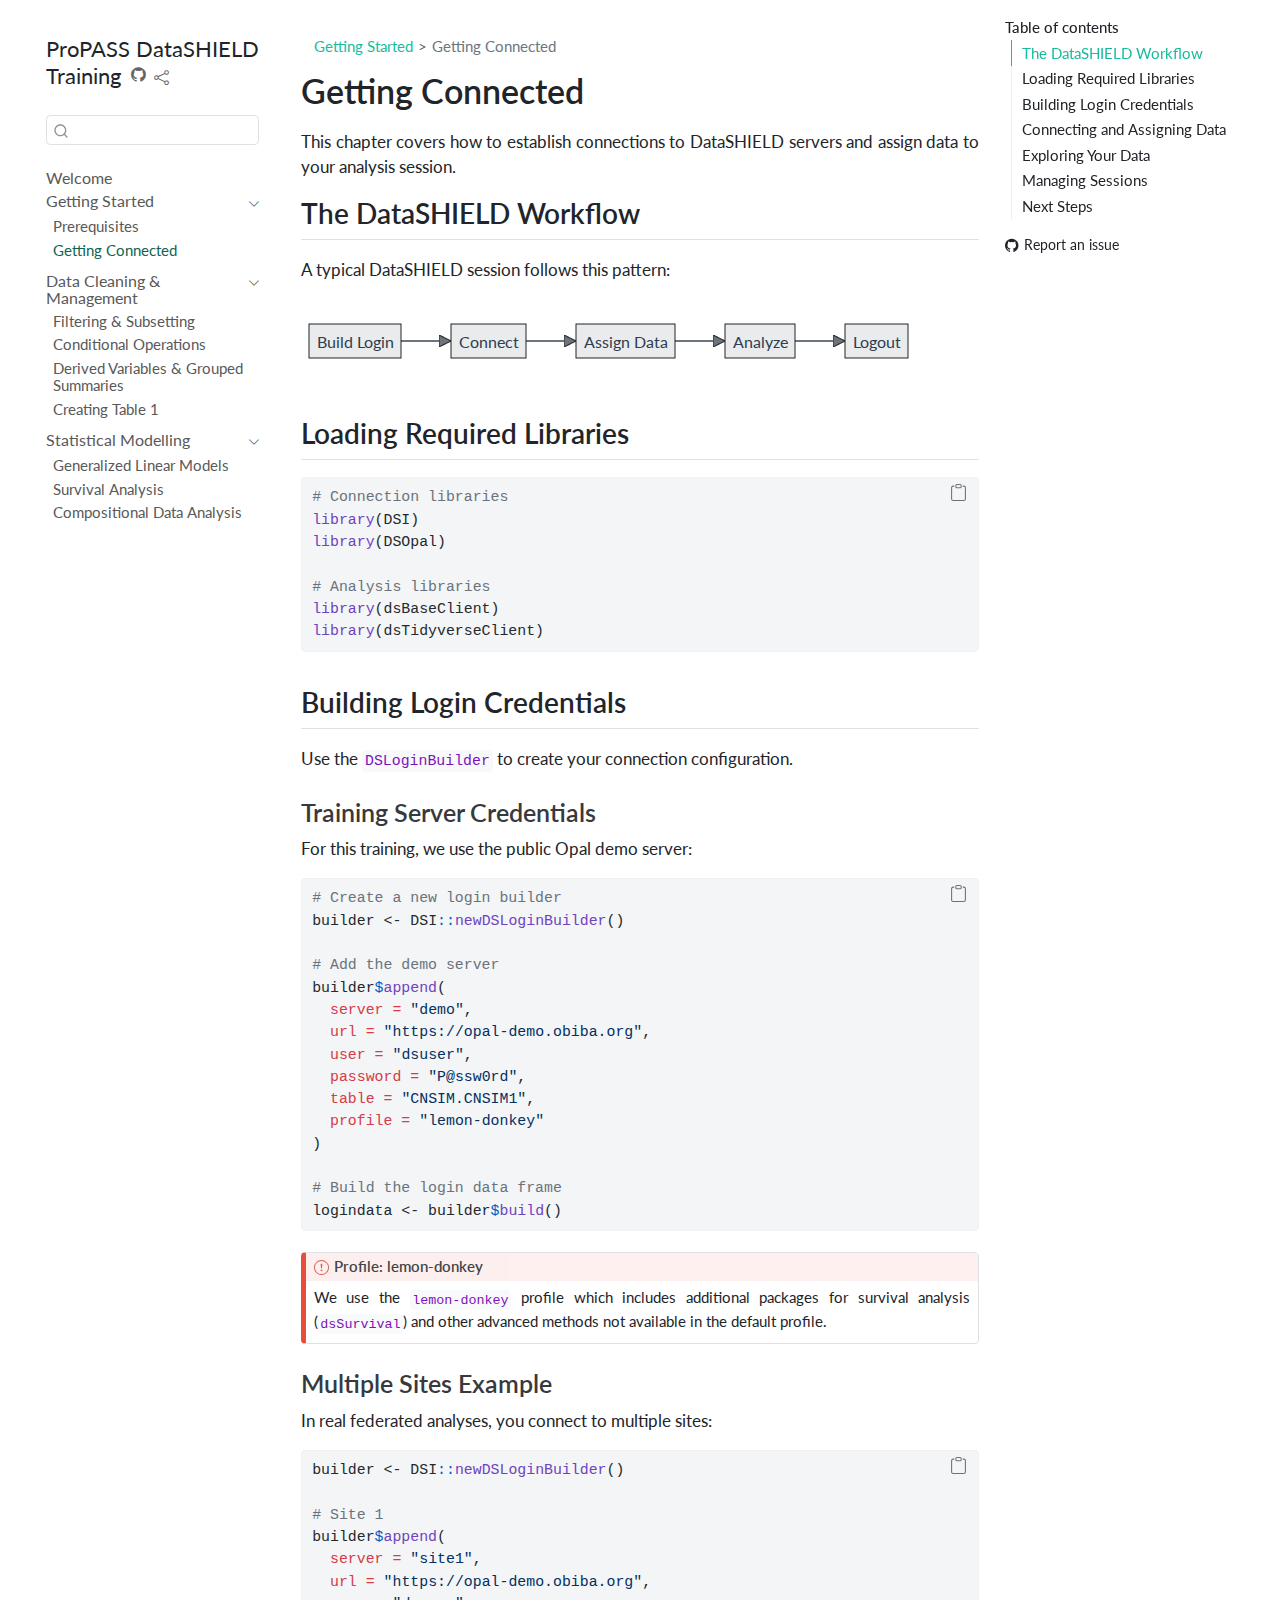
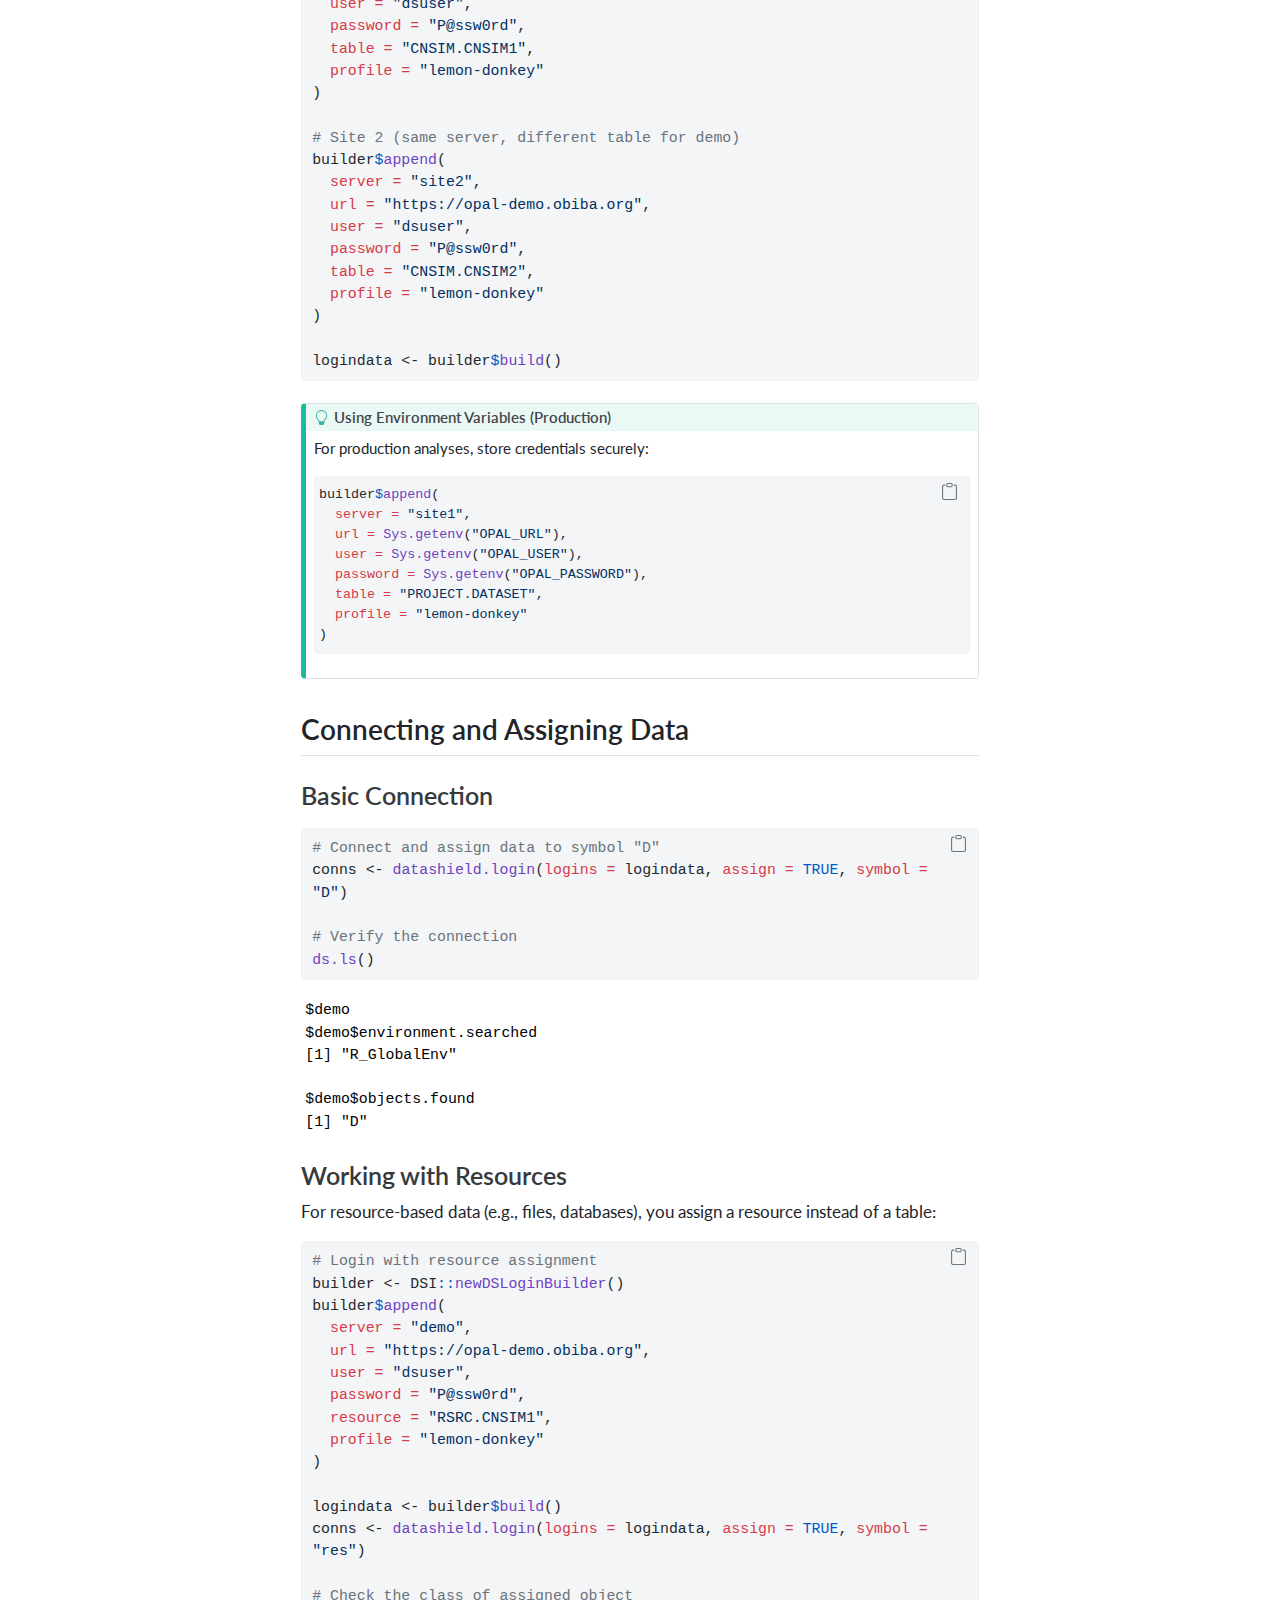
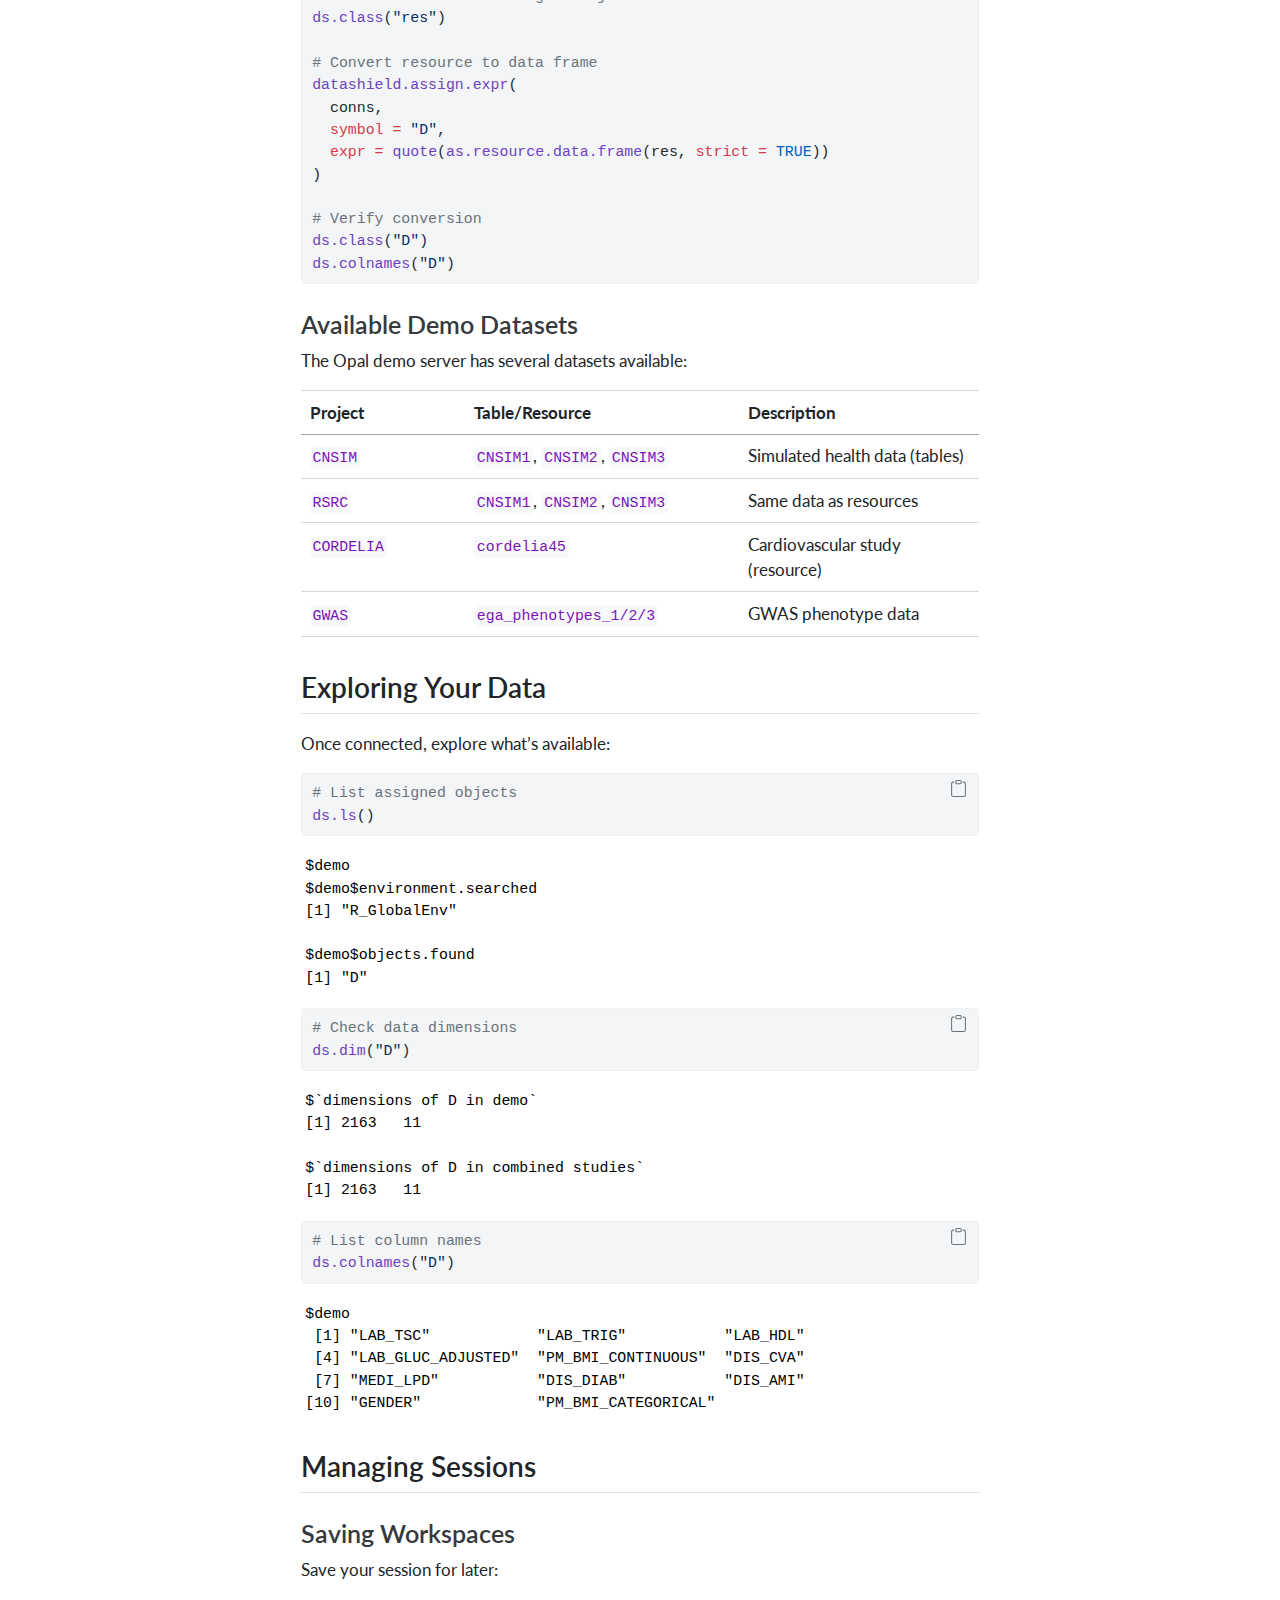
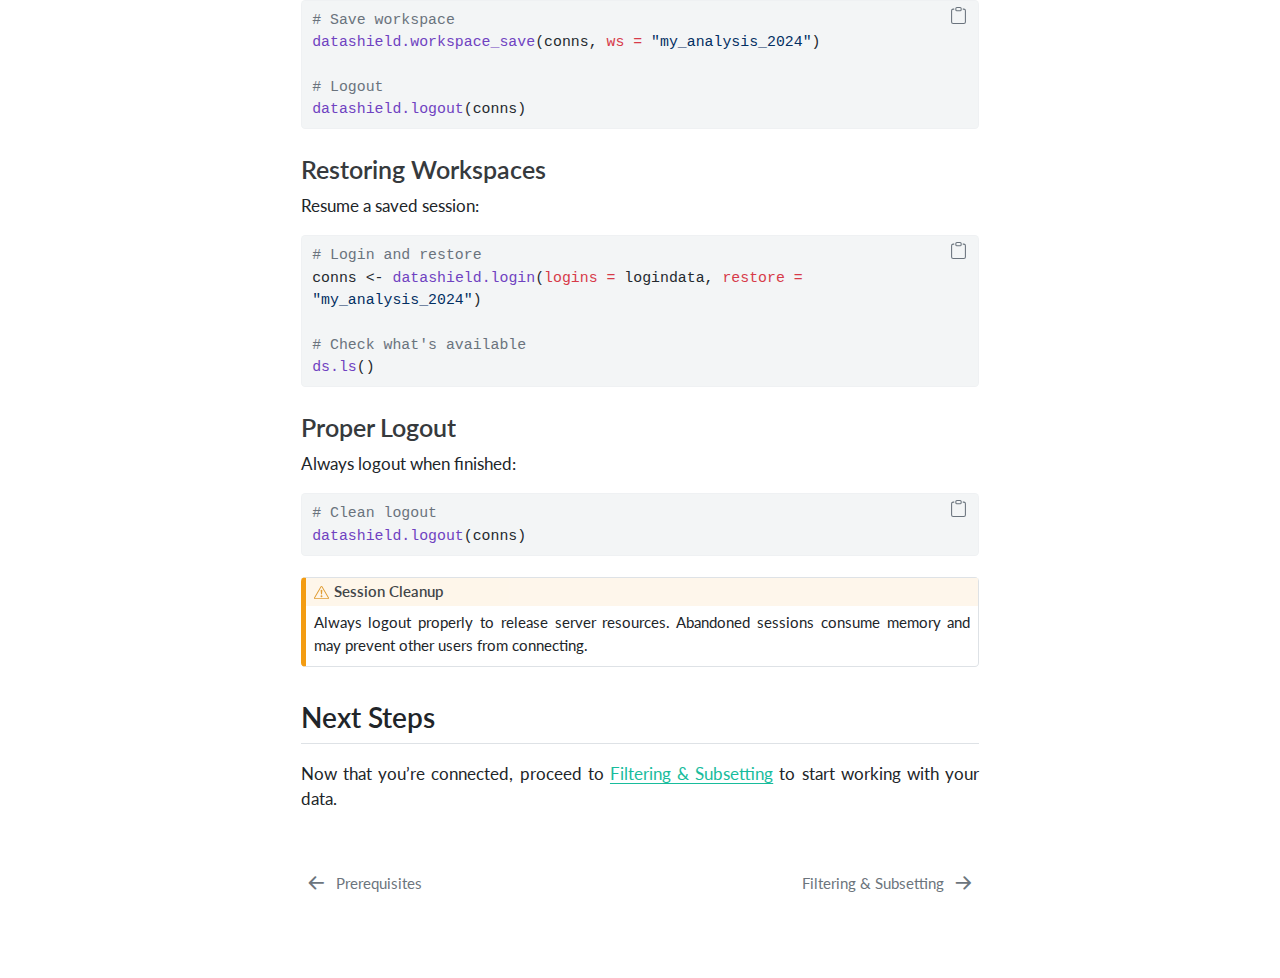
<file: docs/2-getting-connected.html>
<!DOCTYPE html>
<html xmlns="http://www.w3.org/1999/xhtml" lang="en" xml:lang="en"><head>

<meta charset="utf-8">
<meta name="generator" content="quarto-1.5.54">

<meta name="viewport" content="width=device-width, initial-scale=1.0, user-scalable=yes">


<title>Getting Connected – ProPASS DataSHIELD Training</title>
<style>
code{white-space: pre-wrap;}
span.smallcaps{font-variant: small-caps;}
div.columns{display: flex; gap: min(4vw, 1.5em);}
div.column{flex: auto; overflow-x: auto;}
div.hanging-indent{margin-left: 1.5em; text-indent: -1.5em;}
ul.task-list{list-style: none;}
ul.task-list li input[type="checkbox"] {
  width: 0.8em;
  margin: 0 0.8em 0.2em -1em; /* quarto-specific, see https://github.com/quarto-dev/quarto-cli/issues/4556 */ 
  vertical-align: middle;
}
/* CSS for syntax highlighting */
pre > code.sourceCode { white-space: pre; position: relative; }
pre > code.sourceCode > span { line-height: 1.25; }
pre > code.sourceCode > span:empty { height: 1.2em; }
.sourceCode { overflow: visible; }
code.sourceCode > span { color: inherit; text-decoration: inherit; }
div.sourceCode { margin: 1em 0; }
pre.sourceCode { margin: 0; }
@media screen {
div.sourceCode { overflow: auto; }
}
@media print {
pre > code.sourceCode { white-space: pre-wrap; }
pre > code.sourceCode > span { display: inline-block; text-indent: -5em; padding-left: 5em; }
}
pre.numberSource code
  { counter-reset: source-line 0; }
pre.numberSource code > span
  { position: relative; left: -4em; counter-increment: source-line; }
pre.numberSource code > span > a:first-child::before
  { content: counter(source-line);
    position: relative; left: -1em; text-align: right; vertical-align: baseline;
    border: none; display: inline-block;
    -webkit-touch-callout: none; -webkit-user-select: none;
    -khtml-user-select: none; -moz-user-select: none;
    -ms-user-select: none; user-select: none;
    padding: 0 4px; width: 4em;
  }
pre.numberSource { margin-left: 3em;  padding-left: 4px; }
div.sourceCode
  {   }
@media screen {
pre > code.sourceCode > span > a:first-child::before { text-decoration: underline; }
}
</style>


<script src="site_libs/quarto-nav/quarto-nav.js"></script>
<script src="site_libs/quarto-nav/headroom.min.js"></script>
<script src="site_libs/clipboard/clipboard.min.js"></script>
<script src="site_libs/quarto-search/autocomplete.umd.js"></script>
<script src="site_libs/quarto-search/fuse.min.js"></script>
<script src="site_libs/quarto-search/quarto-search.js"></script>
<meta name="quarto:offset" content="./">
<link href="./3-filtering-subsetting.html" rel="next">
<link href="./1-prerequisites.html" rel="prev">
<link href="./favicon.ico" rel="icon">
<script src="site_libs/quarto-html/quarto.js"></script>
<script src="site_libs/quarto-html/popper.min.js"></script>
<script src="site_libs/quarto-html/tippy.umd.min.js"></script>
<script src="site_libs/quarto-html/anchor.min.js"></script>
<link href="site_libs/quarto-html/tippy.css" rel="stylesheet">
<link href="site_libs/quarto-html/quarto-syntax-highlighting.css" rel="stylesheet" id="quarto-text-highlighting-styles">
<script src="site_libs/bootstrap/bootstrap.min.js"></script>
<link href="site_libs/bootstrap/bootstrap-icons.css" rel="stylesheet">
<link href="site_libs/bootstrap/bootstrap.min.css" rel="stylesheet" id="quarto-bootstrap" data-mode="light">
<script id="quarto-search-options" type="application/json">{
  "location": "sidebar",
  "copy-button": false,
  "collapse-after": 3,
  "panel-placement": "start",
  "type": "textbox",
  "limit": 50,
  "keyboard-shortcut": [
    "f",
    "/",
    "s"
  ],
  "show-item-context": false,
  "language": {
    "search-no-results-text": "No results",
    "search-matching-documents-text": "matching documents",
    "search-copy-link-title": "Copy link to search",
    "search-hide-matches-text": "Hide additional matches",
    "search-more-match-text": "more match in this document",
    "search-more-matches-text": "more matches in this document",
    "search-clear-button-title": "Clear",
    "search-text-placeholder": "",
    "search-detached-cancel-button-title": "Cancel",
    "search-submit-button-title": "Submit",
    "search-label": "Search"
  }
}</script>
<script src="site_libs/quarto-diagram/mermaid.min.js"></script>
<script src="site_libs/quarto-diagram/mermaid-init.js"></script>
<link href="site_libs/quarto-diagram/mermaid.css" rel="stylesheet">


</head>

<body class="nav-sidebar floating">

<div id="quarto-search-results"></div>
  <header id="quarto-header" class="headroom fixed-top">
  <nav class="quarto-secondary-nav">
    <div class="container-fluid d-flex">
      <button type="button" class="quarto-btn-toggle btn" data-bs-toggle="collapse" role="button" data-bs-target=".quarto-sidebar-collapse-item" aria-controls="quarto-sidebar" aria-expanded="false" aria-label="Toggle sidebar navigation" onclick="if (window.quartoToggleHeadroom) { window.quartoToggleHeadroom(); }">
        <i class="bi bi-layout-text-sidebar-reverse"></i>
      </button>
        <nav class="quarto-page-breadcrumbs" aria-label="breadcrumb"><ol class="breadcrumb"><li class="breadcrumb-item"><a href="./1-prerequisites.html">Getting Started</a></li><li class="breadcrumb-item"><a href="./2-getting-connected.html"><span class="chapter-title">Getting Connected</span></a></li></ol></nav>
        <a class="flex-grow-1" role="navigation" data-bs-toggle="collapse" data-bs-target=".quarto-sidebar-collapse-item" aria-controls="quarto-sidebar" aria-expanded="false" aria-label="Toggle sidebar navigation" onclick="if (window.quartoToggleHeadroom) { window.quartoToggleHeadroom(); }">      
        </a>
      <button type="button" class="btn quarto-search-button" aria-label="Search" onclick="window.quartoOpenSearch();">
        <i class="bi bi-search"></i>
      </button>
    </div>
  </nav>
</header>
<!-- content -->
<div id="quarto-content" class="quarto-container page-columns page-rows-contents page-layout-article">
<!-- sidebar -->
  <nav id="quarto-sidebar" class="sidebar collapse collapse-horizontal quarto-sidebar-collapse-item sidebar-navigation floating overflow-auto">
    <div class="pt-lg-2 mt-2 text-left sidebar-header">
    <div class="sidebar-title mb-0 py-0">
      <a href="./">ProPASS DataSHIELD Training</a> 
        <div class="sidebar-tools-main">
    <a href="https://github.com/propass/propass-training" title="Source Code" class="quarto-navigation-tool px-1" aria-label="Source Code"><i class="bi bi-github"></i></a>
    <div class="dropdown">
      <a href="" title="Share" id="quarto-navigation-tool-dropdown-0" class="quarto-navigation-tool dropdown-toggle px-1" data-bs-toggle="dropdown" aria-expanded="false" role="link" aria-label="Share"><i class="bi bi-share"></i></a>
      <ul class="dropdown-menu" aria-labelledby="quarto-navigation-tool-dropdown-0">
          <li>
            <a class="dropdown-item sidebar-tools-main-item" href="https://twitter.com/intent/tweet?url=|url|">
              <i class="bi bi-twitter pe-1"></i>
            Twitter
            </a>
          </li>
          <li>
            <a class="dropdown-item sidebar-tools-main-item" href="https://www.linkedin.com/sharing/share-offsite/?url=|url|">
              <i class="bi bi-linkedin pe-1"></i>
            LinkedIn
            </a>
          </li>
      </ul>
    </div>
</div>
    </div>
      </div>
        <div class="mt-2 flex-shrink-0 align-items-center">
        <div class="sidebar-search">
        <div id="quarto-search" class="" title="Search"></div>
        </div>
        </div>
    <div class="sidebar-menu-container"> 
    <ul class="list-unstyled mt-1">
        <li class="sidebar-item">
  <div class="sidebar-item-container"> 
  <a href="./index.html" class="sidebar-item-text sidebar-link"><span class="chapter-title">Welcome</span></a>
  </div>
</li>
        <li class="sidebar-item sidebar-item-section">
      <div class="sidebar-item-container"> 
            <a class="sidebar-item-text sidebar-link text-start" data-bs-toggle="collapse" data-bs-target="#quarto-sidebar-section-1" role="navigation" aria-expanded="true">
 <span class="menu-text">Getting Started</span></a>
          <a class="sidebar-item-toggle text-start" data-bs-toggle="collapse" data-bs-target="#quarto-sidebar-section-1" role="navigation" aria-expanded="true" aria-label="Toggle section">
            <i class="bi bi-chevron-right ms-2"></i>
          </a> 
      </div>
      <ul id="quarto-sidebar-section-1" class="collapse list-unstyled sidebar-section depth1 show">  
          <li class="sidebar-item">
  <div class="sidebar-item-container"> 
  <a href="./1-prerequisites.html" class="sidebar-item-text sidebar-link"><span class="chapter-title">Prerequisites</span></a>
  </div>
</li>
          <li class="sidebar-item">
  <div class="sidebar-item-container"> 
  <a href="./2-getting-connected.html" class="sidebar-item-text sidebar-link active"><span class="chapter-title">Getting Connected</span></a>
  </div>
</li>
      </ul>
  </li>
        <li class="sidebar-item sidebar-item-section">
      <div class="sidebar-item-container"> 
            <a class="sidebar-item-text sidebar-link text-start" data-bs-toggle="collapse" data-bs-target="#quarto-sidebar-section-2" role="navigation" aria-expanded="true">
 <span class="menu-text">Data Cleaning &amp; Management</span></a>
          <a class="sidebar-item-toggle text-start" data-bs-toggle="collapse" data-bs-target="#quarto-sidebar-section-2" role="navigation" aria-expanded="true" aria-label="Toggle section">
            <i class="bi bi-chevron-right ms-2"></i>
          </a> 
      </div>
      <ul id="quarto-sidebar-section-2" class="collapse list-unstyled sidebar-section depth1 show">  
          <li class="sidebar-item">
  <div class="sidebar-item-container"> 
  <a href="./3-filtering-subsetting.html" class="sidebar-item-text sidebar-link"><span class="chapter-title">Filtering &amp; Subsetting</span></a>
  </div>
</li>
          <li class="sidebar-item">
  <div class="sidebar-item-container"> 
  <a href="./4-conditional-operations.html" class="sidebar-item-text sidebar-link"><span class="chapter-title">Conditional Operations</span></a>
  </div>
</li>
          <li class="sidebar-item">
  <div class="sidebar-item-container"> 
  <a href="./5-derived-variables.html" class="sidebar-item-text sidebar-link"><span class="chapter-title">Derived Variables &amp; Grouped Summaries</span></a>
  </div>
</li>
          <li class="sidebar-item">
  <div class="sidebar-item-container"> 
  <a href="./6-table-one.html" class="sidebar-item-text sidebar-link"><span class="chapter-title">Creating Table 1</span></a>
  </div>
</li>
      </ul>
  </li>
        <li class="sidebar-item sidebar-item-section">
      <div class="sidebar-item-container"> 
            <a class="sidebar-item-text sidebar-link text-start" data-bs-toggle="collapse" data-bs-target="#quarto-sidebar-section-3" role="navigation" aria-expanded="true">
 <span class="menu-text">Statistical Modelling</span></a>
          <a class="sidebar-item-toggle text-start" data-bs-toggle="collapse" data-bs-target="#quarto-sidebar-section-3" role="navigation" aria-expanded="true" aria-label="Toggle section">
            <i class="bi bi-chevron-right ms-2"></i>
          </a> 
      </div>
      <ul id="quarto-sidebar-section-3" class="collapse list-unstyled sidebar-section depth1 show">  
          <li class="sidebar-item">
  <div class="sidebar-item-container"> 
  <a href="./7-glm-models.html" class="sidebar-item-text sidebar-link"><span class="chapter-title">Generalized Linear Models</span></a>
  </div>
</li>
          <li class="sidebar-item">
  <div class="sidebar-item-container"> 
  <a href="./8-survival-analysis.html" class="sidebar-item-text sidebar-link"><span class="chapter-title">Survival Analysis</span></a>
  </div>
</li>
          <li class="sidebar-item">
  <div class="sidebar-item-container"> 
  <a href="./9-coda-analysis.html" class="sidebar-item-text sidebar-link"><span class="chapter-title">Compositional Data Analysis</span></a>
  </div>
</li>
      </ul>
  </li>
    </ul>
    </div>
</nav>
<div id="quarto-sidebar-glass" class="quarto-sidebar-collapse-item" data-bs-toggle="collapse" data-bs-target=".quarto-sidebar-collapse-item"></div>
<!-- margin-sidebar -->
    <div id="quarto-margin-sidebar" class="sidebar margin-sidebar">
        <nav id="TOC" role="doc-toc" class="toc-active">
    <h2 id="toc-title">Table of contents</h2>
   
  <ul>
  <li><a href="#the-datashield-workflow" id="toc-the-datashield-workflow" class="nav-link active" data-scroll-target="#the-datashield-workflow">The DataSHIELD Workflow</a></li>
  <li><a href="#loading-required-libraries" id="toc-loading-required-libraries" class="nav-link" data-scroll-target="#loading-required-libraries">Loading Required Libraries</a></li>
  <li><a href="#building-login-credentials" id="toc-building-login-credentials" class="nav-link" data-scroll-target="#building-login-credentials">Building Login Credentials</a>
  <ul class="collapse">
  <li><a href="#training-server-credentials" id="toc-training-server-credentials" class="nav-link" data-scroll-target="#training-server-credentials">Training Server Credentials</a></li>
  <li><a href="#multiple-sites-example" id="toc-multiple-sites-example" class="nav-link" data-scroll-target="#multiple-sites-example">Multiple Sites Example</a></li>
  </ul></li>
  <li><a href="#connecting-and-assigning-data" id="toc-connecting-and-assigning-data" class="nav-link" data-scroll-target="#connecting-and-assigning-data">Connecting and Assigning Data</a>
  <ul class="collapse">
  <li><a href="#basic-connection" id="toc-basic-connection" class="nav-link" data-scroll-target="#basic-connection">Basic Connection</a></li>
  <li><a href="#working-with-resources" id="toc-working-with-resources" class="nav-link" data-scroll-target="#working-with-resources">Working with Resources</a></li>
  <li><a href="#available-demo-datasets" id="toc-available-demo-datasets" class="nav-link" data-scroll-target="#available-demo-datasets">Available Demo Datasets</a></li>
  </ul></li>
  <li><a href="#exploring-your-data" id="toc-exploring-your-data" class="nav-link" data-scroll-target="#exploring-your-data">Exploring Your Data</a></li>
  <li><a href="#managing-sessions" id="toc-managing-sessions" class="nav-link" data-scroll-target="#managing-sessions">Managing Sessions</a>
  <ul class="collapse">
  <li><a href="#saving-workspaces" id="toc-saving-workspaces" class="nav-link" data-scroll-target="#saving-workspaces">Saving Workspaces</a></li>
  <li><a href="#restoring-workspaces" id="toc-restoring-workspaces" class="nav-link" data-scroll-target="#restoring-workspaces">Restoring Workspaces</a></li>
  <li><a href="#proper-logout" id="toc-proper-logout" class="nav-link" data-scroll-target="#proper-logout">Proper Logout</a></li>
  </ul></li>
  <li><a href="#next-steps" id="toc-next-steps" class="nav-link" data-scroll-target="#next-steps">Next Steps</a></li>
  </ul>
<div class="toc-actions"><ul><li><a href="https://github.com/propass/propass-training/issues/new" class="toc-action"><i class="bi bi-github"></i>Report an issue</a></li></ul></div></nav>
    </div>
<!-- main -->
<main class="content" id="quarto-document-content">

<header id="title-block-header" class="quarto-title-block default"><nav class="quarto-page-breadcrumbs quarto-title-breadcrumbs d-none d-lg-block" aria-label="breadcrumb"><ol class="breadcrumb"><li class="breadcrumb-item"><a href="./1-prerequisites.html">Getting Started</a></li><li class="breadcrumb-item"><a href="./2-getting-connected.html"><span class="chapter-title">Getting Connected</span></a></li></ol></nav>
<div class="quarto-title">
<h1 class="title"><span class="chapter-title">Getting Connected</span></h1>
</div>



<div class="quarto-title-meta">

    
  
    
  </div>
  


</header>


<div class="cell">
<style type="text/css">
p {
  text-align: justify
}
</style>
</div>
<p>This chapter covers how to establish connections to DataSHIELD servers and assign data to your analysis session.</p>
<section id="the-datashield-workflow" class="level2">
<h2 class="anchored" data-anchor-id="the-datashield-workflow">The DataSHIELD Workflow</h2>
<p>A typical DataSHIELD session follows this pattern:</p>
<div class="cell" data-layout-align="default">
<div class="cell-output-display">
<div>
<p></p><figure class="figure"><p></p>
<div>
<pre class="mermaid mermaid-js">flowchart LR
    A[Build Login] --&gt; B[Connect]
    B --&gt; C[Assign Data]
    C --&gt; D[Analyze]
    D --&gt; E[Logout]
</pre>
</div>
<p></p></figure><p></p>
</div>
</div>
</div>
</section>
<section id="loading-required-libraries" class="level2">
<h2 class="anchored" data-anchor-id="loading-required-libraries">Loading Required Libraries</h2>
<div class="cell">
<div class="sourceCode cell-code" id="cb1"><pre class="sourceCode r code-with-copy"><code class="sourceCode r"><span id="cb1-1"><a href="#cb1-1" aria-hidden="true" tabindex="-1"></a><span class="co"># Connection libraries</span></span>
<span id="cb1-2"><a href="#cb1-2" aria-hidden="true" tabindex="-1"></a><span class="fu">library</span>(DSI)</span>
<span id="cb1-3"><a href="#cb1-3" aria-hidden="true" tabindex="-1"></a><span class="fu">library</span>(DSOpal)</span>
<span id="cb1-4"><a href="#cb1-4" aria-hidden="true" tabindex="-1"></a></span>
<span id="cb1-5"><a href="#cb1-5" aria-hidden="true" tabindex="-1"></a><span class="co"># Analysis libraries</span></span>
<span id="cb1-6"><a href="#cb1-6" aria-hidden="true" tabindex="-1"></a><span class="fu">library</span>(dsBaseClient)</span>
<span id="cb1-7"><a href="#cb1-7" aria-hidden="true" tabindex="-1"></a><span class="fu">library</span>(dsTidyverseClient)</span></code><button title="Copy to Clipboard" class="code-copy-button"><i class="bi"></i></button></pre></div>
</div>
</section>
<section id="building-login-credentials" class="level2">
<h2 class="anchored" data-anchor-id="building-login-credentials">Building Login Credentials</h2>
<p>Use the <code>DSLoginBuilder</code> to create your connection configuration.</p>
<section id="training-server-credentials" class="level3">
<h3 class="anchored" data-anchor-id="training-server-credentials">Training Server Credentials</h3>
<p>For this training, we use the public Opal demo server:</p>
<div class="cell">
<div class="sourceCode cell-code" id="cb2"><pre class="sourceCode r code-with-copy"><code class="sourceCode r"><span id="cb2-1"><a href="#cb2-1" aria-hidden="true" tabindex="-1"></a><span class="co"># Create a new login builder</span></span>
<span id="cb2-2"><a href="#cb2-2" aria-hidden="true" tabindex="-1"></a>builder <span class="ot">&lt;-</span> DSI<span class="sc">::</span><span class="fu">newDSLoginBuilder</span>()</span>
<span id="cb2-3"><a href="#cb2-3" aria-hidden="true" tabindex="-1"></a></span>
<span id="cb2-4"><a href="#cb2-4" aria-hidden="true" tabindex="-1"></a><span class="co"># Add the demo server</span></span>
<span id="cb2-5"><a href="#cb2-5" aria-hidden="true" tabindex="-1"></a>builder<span class="sc">$</span><span class="fu">append</span>(</span>
<span id="cb2-6"><a href="#cb2-6" aria-hidden="true" tabindex="-1"></a>  <span class="at">server =</span> <span class="st">"demo"</span>,</span>
<span id="cb2-7"><a href="#cb2-7" aria-hidden="true" tabindex="-1"></a>  <span class="at">url =</span> <span class="st">"https://opal-demo.obiba.org"</span>,</span>
<span id="cb2-8"><a href="#cb2-8" aria-hidden="true" tabindex="-1"></a>  <span class="at">user =</span> <span class="st">"dsuser"</span>,</span>
<span id="cb2-9"><a href="#cb2-9" aria-hidden="true" tabindex="-1"></a>  <span class="at">password =</span> <span class="st">"P@ssw0rd"</span>,</span>
<span id="cb2-10"><a href="#cb2-10" aria-hidden="true" tabindex="-1"></a>  <span class="at">table =</span> <span class="st">"CNSIM.CNSIM1"</span>,</span>
<span id="cb2-11"><a href="#cb2-11" aria-hidden="true" tabindex="-1"></a>  <span class="at">profile =</span> <span class="st">"lemon-donkey"</span></span>
<span id="cb2-12"><a href="#cb2-12" aria-hidden="true" tabindex="-1"></a>)</span>
<span id="cb2-13"><a href="#cb2-13" aria-hidden="true" tabindex="-1"></a></span>
<span id="cb2-14"><a href="#cb2-14" aria-hidden="true" tabindex="-1"></a><span class="co"># Build the login data frame</span></span>
<span id="cb2-15"><a href="#cb2-15" aria-hidden="true" tabindex="-1"></a>logindata <span class="ot">&lt;-</span> builder<span class="sc">$</span><span class="fu">build</span>()</span></code><button title="Copy to Clipboard" class="code-copy-button"><i class="bi"></i></button></pre></div>
</div>
<div class="callout callout-style-default callout-important callout-titled">
<div class="callout-header d-flex align-content-center">
<div class="callout-icon-container">
<i class="callout-icon"></i>
</div>
<div class="callout-title-container flex-fill">
Profile: lemon-donkey
</div>
</div>
<div class="callout-body-container callout-body">
<p>We use the <code>lemon-donkey</code> profile which includes additional packages for survival analysis (<code>dsSurvival</code>) and other advanced methods not available in the default profile.</p>
</div>
</div>
</section>
<section id="multiple-sites-example" class="level3">
<h3 class="anchored" data-anchor-id="multiple-sites-example">Multiple Sites Example</h3>
<p>In real federated analyses, you connect to multiple sites:</p>
<div class="cell">
<div class="sourceCode cell-code" id="cb3"><pre class="sourceCode r code-with-copy"><code class="sourceCode r"><span id="cb3-1"><a href="#cb3-1" aria-hidden="true" tabindex="-1"></a>builder <span class="ot">&lt;-</span> DSI<span class="sc">::</span><span class="fu">newDSLoginBuilder</span>()</span>
<span id="cb3-2"><a href="#cb3-2" aria-hidden="true" tabindex="-1"></a></span>
<span id="cb3-3"><a href="#cb3-3" aria-hidden="true" tabindex="-1"></a><span class="co"># Site 1</span></span>
<span id="cb3-4"><a href="#cb3-4" aria-hidden="true" tabindex="-1"></a>builder<span class="sc">$</span><span class="fu">append</span>(</span>
<span id="cb3-5"><a href="#cb3-5" aria-hidden="true" tabindex="-1"></a>  <span class="at">server =</span> <span class="st">"site1"</span>,</span>
<span id="cb3-6"><a href="#cb3-6" aria-hidden="true" tabindex="-1"></a>  <span class="at">url =</span> <span class="st">"https://opal-demo.obiba.org"</span>,</span>
<span id="cb3-7"><a href="#cb3-7" aria-hidden="true" tabindex="-1"></a>  <span class="at">user =</span> <span class="st">"dsuser"</span>,</span>
<span id="cb3-8"><a href="#cb3-8" aria-hidden="true" tabindex="-1"></a>  <span class="at">password =</span> <span class="st">"P@ssw0rd"</span>,</span>
<span id="cb3-9"><a href="#cb3-9" aria-hidden="true" tabindex="-1"></a>  <span class="at">table =</span> <span class="st">"CNSIM.CNSIM1"</span>,</span>
<span id="cb3-10"><a href="#cb3-10" aria-hidden="true" tabindex="-1"></a>  <span class="at">profile =</span> <span class="st">"lemon-donkey"</span></span>
<span id="cb3-11"><a href="#cb3-11" aria-hidden="true" tabindex="-1"></a>)</span>
<span id="cb3-12"><a href="#cb3-12" aria-hidden="true" tabindex="-1"></a></span>
<span id="cb3-13"><a href="#cb3-13" aria-hidden="true" tabindex="-1"></a><span class="co"># Site 2 (same server, different table for demo)</span></span>
<span id="cb3-14"><a href="#cb3-14" aria-hidden="true" tabindex="-1"></a>builder<span class="sc">$</span><span class="fu">append</span>(</span>
<span id="cb3-15"><a href="#cb3-15" aria-hidden="true" tabindex="-1"></a>  <span class="at">server =</span> <span class="st">"site2"</span>, </span>
<span id="cb3-16"><a href="#cb3-16" aria-hidden="true" tabindex="-1"></a>  <span class="at">url =</span> <span class="st">"https://opal-demo.obiba.org"</span>,</span>
<span id="cb3-17"><a href="#cb3-17" aria-hidden="true" tabindex="-1"></a>  <span class="at">user =</span> <span class="st">"dsuser"</span>,</span>
<span id="cb3-18"><a href="#cb3-18" aria-hidden="true" tabindex="-1"></a>  <span class="at">password =</span> <span class="st">"P@ssw0rd"</span>,</span>
<span id="cb3-19"><a href="#cb3-19" aria-hidden="true" tabindex="-1"></a>  <span class="at">table =</span> <span class="st">"CNSIM.CNSIM2"</span>,</span>
<span id="cb3-20"><a href="#cb3-20" aria-hidden="true" tabindex="-1"></a>  <span class="at">profile =</span> <span class="st">"lemon-donkey"</span></span>
<span id="cb3-21"><a href="#cb3-21" aria-hidden="true" tabindex="-1"></a>)</span>
<span id="cb3-22"><a href="#cb3-22" aria-hidden="true" tabindex="-1"></a></span>
<span id="cb3-23"><a href="#cb3-23" aria-hidden="true" tabindex="-1"></a>logindata <span class="ot">&lt;-</span> builder<span class="sc">$</span><span class="fu">build</span>()</span></code><button title="Copy to Clipboard" class="code-copy-button"><i class="bi"></i></button></pre></div>
</div>
<div class="callout callout-style-default callout-tip callout-titled">
<div class="callout-header d-flex align-content-center">
<div class="callout-icon-container">
<i class="callout-icon"></i>
</div>
<div class="callout-title-container flex-fill">
Using Environment Variables (Production)
</div>
</div>
<div class="callout-body-container callout-body">
<p>For production analyses, store credentials securely:</p>
<div class="cell">
<div class="sourceCode cell-code" id="cb4"><pre class="sourceCode r code-with-copy"><code class="sourceCode r"><span id="cb4-1"><a href="#cb4-1" aria-hidden="true" tabindex="-1"></a>builder<span class="sc">$</span><span class="fu">append</span>(</span>
<span id="cb4-2"><a href="#cb4-2" aria-hidden="true" tabindex="-1"></a>  <span class="at">server =</span> <span class="st">"site1"</span>,</span>
<span id="cb4-3"><a href="#cb4-3" aria-hidden="true" tabindex="-1"></a>  <span class="at">url =</span> <span class="fu">Sys.getenv</span>(<span class="st">"OPAL_URL"</span>),</span>
<span id="cb4-4"><a href="#cb4-4" aria-hidden="true" tabindex="-1"></a>  <span class="at">user =</span> <span class="fu">Sys.getenv</span>(<span class="st">"OPAL_USER"</span>),</span>
<span id="cb4-5"><a href="#cb4-5" aria-hidden="true" tabindex="-1"></a>  <span class="at">password =</span> <span class="fu">Sys.getenv</span>(<span class="st">"OPAL_PASSWORD"</span>),</span>
<span id="cb4-6"><a href="#cb4-6" aria-hidden="true" tabindex="-1"></a>  <span class="at">table =</span> <span class="st">"PROJECT.DATASET"</span>,</span>
<span id="cb4-7"><a href="#cb4-7" aria-hidden="true" tabindex="-1"></a>  <span class="at">profile =</span> <span class="st">"lemon-donkey"</span></span>
<span id="cb4-8"><a href="#cb4-8" aria-hidden="true" tabindex="-1"></a>)</span></code><button title="Copy to Clipboard" class="code-copy-button"><i class="bi"></i></button></pre></div>
</div>
</div>
</div>
</section>
</section>
<section id="connecting-and-assigning-data" class="level2">
<h2 class="anchored" data-anchor-id="connecting-and-assigning-data">Connecting and Assigning Data</h2>
<section id="basic-connection" class="level3">
<h3 class="anchored" data-anchor-id="basic-connection">Basic Connection</h3>
<div class="cell">
<div class="sourceCode cell-code" id="cb5"><pre class="sourceCode r code-with-copy"><code class="sourceCode r"><span id="cb5-1"><a href="#cb5-1" aria-hidden="true" tabindex="-1"></a><span class="co"># Connect and assign data to symbol "D"</span></span>
<span id="cb5-2"><a href="#cb5-2" aria-hidden="true" tabindex="-1"></a>conns <span class="ot">&lt;-</span> <span class="fu">datashield.login</span>(<span class="at">logins =</span> logindata, <span class="at">assign =</span> <span class="cn">TRUE</span>, <span class="at">symbol =</span> <span class="st">"D"</span>)</span>
<span id="cb5-3"><a href="#cb5-3" aria-hidden="true" tabindex="-1"></a></span>
<span id="cb5-4"><a href="#cb5-4" aria-hidden="true" tabindex="-1"></a><span class="co"># Verify the connection</span></span>
<span id="cb5-5"><a href="#cb5-5" aria-hidden="true" tabindex="-1"></a><span class="fu">ds.ls</span>()</span></code><button title="Copy to Clipboard" class="code-copy-button"><i class="bi"></i></button></pre></div>
<div class="cell-output cell-output-stdout">
<pre><code>$demo
$demo$environment.searched
[1] "R_GlobalEnv"

$demo$objects.found
[1] "D"</code></pre>
</div>
</div>
</section>
<section id="working-with-resources" class="level3">
<h3 class="anchored" data-anchor-id="working-with-resources">Working with Resources</h3>
<p>For resource-based data (e.g., files, databases), you assign a resource instead of a table:</p>
<div class="cell">
<div class="sourceCode cell-code" id="cb7"><pre class="sourceCode r code-with-copy"><code class="sourceCode r"><span id="cb7-1"><a href="#cb7-1" aria-hidden="true" tabindex="-1"></a><span class="co"># Login with resource assignment</span></span>
<span id="cb7-2"><a href="#cb7-2" aria-hidden="true" tabindex="-1"></a>builder <span class="ot">&lt;-</span> DSI<span class="sc">::</span><span class="fu">newDSLoginBuilder</span>()</span>
<span id="cb7-3"><a href="#cb7-3" aria-hidden="true" tabindex="-1"></a>builder<span class="sc">$</span><span class="fu">append</span>(</span>
<span id="cb7-4"><a href="#cb7-4" aria-hidden="true" tabindex="-1"></a>  <span class="at">server =</span> <span class="st">"demo"</span>,</span>
<span id="cb7-5"><a href="#cb7-5" aria-hidden="true" tabindex="-1"></a>  <span class="at">url =</span> <span class="st">"https://opal-demo.obiba.org"</span>,</span>
<span id="cb7-6"><a href="#cb7-6" aria-hidden="true" tabindex="-1"></a>  <span class="at">user =</span> <span class="st">"dsuser"</span>,</span>
<span id="cb7-7"><a href="#cb7-7" aria-hidden="true" tabindex="-1"></a>  <span class="at">password =</span> <span class="st">"P@ssw0rd"</span>,</span>
<span id="cb7-8"><a href="#cb7-8" aria-hidden="true" tabindex="-1"></a>  <span class="at">resource =</span> <span class="st">"RSRC.CNSIM1"</span>,</span>
<span id="cb7-9"><a href="#cb7-9" aria-hidden="true" tabindex="-1"></a>  <span class="at">profile =</span> <span class="st">"lemon-donkey"</span></span>
<span id="cb7-10"><a href="#cb7-10" aria-hidden="true" tabindex="-1"></a>)</span>
<span id="cb7-11"><a href="#cb7-11" aria-hidden="true" tabindex="-1"></a></span>
<span id="cb7-12"><a href="#cb7-12" aria-hidden="true" tabindex="-1"></a>logindata <span class="ot">&lt;-</span> builder<span class="sc">$</span><span class="fu">build</span>()</span>
<span id="cb7-13"><a href="#cb7-13" aria-hidden="true" tabindex="-1"></a>conns <span class="ot">&lt;-</span> <span class="fu">datashield.login</span>(<span class="at">logins =</span> logindata, <span class="at">assign =</span> <span class="cn">TRUE</span>, <span class="at">symbol =</span> <span class="st">"res"</span>)</span>
<span id="cb7-14"><a href="#cb7-14" aria-hidden="true" tabindex="-1"></a></span>
<span id="cb7-15"><a href="#cb7-15" aria-hidden="true" tabindex="-1"></a><span class="co"># Check the class of assigned object</span></span>
<span id="cb7-16"><a href="#cb7-16" aria-hidden="true" tabindex="-1"></a><span class="fu">ds.class</span>(<span class="st">"res"</span>)</span>
<span id="cb7-17"><a href="#cb7-17" aria-hidden="true" tabindex="-1"></a></span>
<span id="cb7-18"><a href="#cb7-18" aria-hidden="true" tabindex="-1"></a><span class="co"># Convert resource to data frame</span></span>
<span id="cb7-19"><a href="#cb7-19" aria-hidden="true" tabindex="-1"></a><span class="fu">datashield.assign.expr</span>(</span>
<span id="cb7-20"><a href="#cb7-20" aria-hidden="true" tabindex="-1"></a>  conns, </span>
<span id="cb7-21"><a href="#cb7-21" aria-hidden="true" tabindex="-1"></a>  <span class="at">symbol =</span> <span class="st">"D"</span>,</span>
<span id="cb7-22"><a href="#cb7-22" aria-hidden="true" tabindex="-1"></a>  <span class="at">expr =</span> <span class="fu">quote</span>(<span class="fu">as.resource.data.frame</span>(res, <span class="at">strict =</span> <span class="cn">TRUE</span>))</span>
<span id="cb7-23"><a href="#cb7-23" aria-hidden="true" tabindex="-1"></a>)</span>
<span id="cb7-24"><a href="#cb7-24" aria-hidden="true" tabindex="-1"></a></span>
<span id="cb7-25"><a href="#cb7-25" aria-hidden="true" tabindex="-1"></a><span class="co"># Verify conversion</span></span>
<span id="cb7-26"><a href="#cb7-26" aria-hidden="true" tabindex="-1"></a><span class="fu">ds.class</span>(<span class="st">"D"</span>)</span>
<span id="cb7-27"><a href="#cb7-27" aria-hidden="true" tabindex="-1"></a><span class="fu">ds.colnames</span>(<span class="st">"D"</span>)</span></code><button title="Copy to Clipboard" class="code-copy-button"><i class="bi"></i></button></pre></div>
</div>
</section>
<section id="available-demo-datasets" class="level3">
<h3 class="anchored" data-anchor-id="available-demo-datasets">Available Demo Datasets</h3>
<p>The Opal demo server has several datasets available:</p>
<table class="caption-top table">
<colgroup>
<col style="width: 24%">
<col style="width: 40%">
<col style="width: 35%">
</colgroup>
<thead>
<tr class="header">
<th>Project</th>
<th>Table/Resource</th>
<th>Description</th>
</tr>
</thead>
<tbody>
<tr class="odd">
<td><code>CNSIM</code></td>
<td><code>CNSIM1</code>, <code>CNSIM2</code>, <code>CNSIM3</code></td>
<td>Simulated health data (tables)</td>
</tr>
<tr class="even">
<td><code>RSRC</code></td>
<td><code>CNSIM1</code>, <code>CNSIM2</code>, <code>CNSIM3</code></td>
<td>Same data as resources</td>
</tr>
<tr class="odd">
<td><code>CORDELIA</code></td>
<td><code>cordelia45</code></td>
<td>Cardiovascular study (resource)</td>
</tr>
<tr class="even">
<td><code>GWAS</code></td>
<td><code>ega_phenotypes_1/2/3</code></td>
<td>GWAS phenotype data</td>
</tr>
</tbody>
</table>
</section>
</section>
<section id="exploring-your-data" class="level2">
<h2 class="anchored" data-anchor-id="exploring-your-data">Exploring Your Data</h2>
<p>Once connected, explore what’s available:</p>
<div class="cell">
<div class="sourceCode cell-code" id="cb8"><pre class="sourceCode r code-with-copy"><code class="sourceCode r"><span id="cb8-1"><a href="#cb8-1" aria-hidden="true" tabindex="-1"></a><span class="co"># List assigned objects</span></span>
<span id="cb8-2"><a href="#cb8-2" aria-hidden="true" tabindex="-1"></a><span class="fu">ds.ls</span>()</span></code><button title="Copy to Clipboard" class="code-copy-button"><i class="bi"></i></button></pre></div>
<div class="cell-output cell-output-stdout">
<pre><code>$demo
$demo$environment.searched
[1] "R_GlobalEnv"

$demo$objects.found
[1] "D"</code></pre>
</div>
<div class="sourceCode cell-code" id="cb10"><pre class="sourceCode r code-with-copy"><code class="sourceCode r"><span id="cb10-1"><a href="#cb10-1" aria-hidden="true" tabindex="-1"></a><span class="co"># Check data dimensions</span></span>
<span id="cb10-2"><a href="#cb10-2" aria-hidden="true" tabindex="-1"></a><span class="fu">ds.dim</span>(<span class="st">"D"</span>)</span></code><button title="Copy to Clipboard" class="code-copy-button"><i class="bi"></i></button></pre></div>
<div class="cell-output cell-output-stdout">
<pre><code>$`dimensions of D in demo`
[1] 2163   11

$`dimensions of D in combined studies`
[1] 2163   11</code></pre>
</div>
<div class="sourceCode cell-code" id="cb12"><pre class="sourceCode r code-with-copy"><code class="sourceCode r"><span id="cb12-1"><a href="#cb12-1" aria-hidden="true" tabindex="-1"></a><span class="co"># List column names</span></span>
<span id="cb12-2"><a href="#cb12-2" aria-hidden="true" tabindex="-1"></a><span class="fu">ds.colnames</span>(<span class="st">"D"</span>)</span></code><button title="Copy to Clipboard" class="code-copy-button"><i class="bi"></i></button></pre></div>
<div class="cell-output cell-output-stdout">
<pre><code>$demo
 [1] "LAB_TSC"            "LAB_TRIG"           "LAB_HDL"           
 [4] "LAB_GLUC_ADJUSTED"  "PM_BMI_CONTINUOUS"  "DIS_CVA"           
 [7] "MEDI_LPD"           "DIS_DIAB"           "DIS_AMI"           
[10] "GENDER"             "PM_BMI_CATEGORICAL"</code></pre>
</div>
</div>
</section>
<section id="managing-sessions" class="level2">
<h2 class="anchored" data-anchor-id="managing-sessions">Managing Sessions</h2>
<section id="saving-workspaces" class="level3">
<h3 class="anchored" data-anchor-id="saving-workspaces">Saving Workspaces</h3>
<p>Save your session for later:</p>
<div class="cell">
<div class="sourceCode cell-code" id="cb14"><pre class="sourceCode r code-with-copy"><code class="sourceCode r"><span id="cb14-1"><a href="#cb14-1" aria-hidden="true" tabindex="-1"></a><span class="co"># Save workspace</span></span>
<span id="cb14-2"><a href="#cb14-2" aria-hidden="true" tabindex="-1"></a><span class="fu">datashield.workspace_save</span>(conns, <span class="at">ws =</span> <span class="st">"my_analysis_2024"</span>)</span>
<span id="cb14-3"><a href="#cb14-3" aria-hidden="true" tabindex="-1"></a></span>
<span id="cb14-4"><a href="#cb14-4" aria-hidden="true" tabindex="-1"></a><span class="co"># Logout</span></span>
<span id="cb14-5"><a href="#cb14-5" aria-hidden="true" tabindex="-1"></a><span class="fu">datashield.logout</span>(conns)</span></code><button title="Copy to Clipboard" class="code-copy-button"><i class="bi"></i></button></pre></div>
</div>
</section>
<section id="restoring-workspaces" class="level3">
<h3 class="anchored" data-anchor-id="restoring-workspaces">Restoring Workspaces</h3>
<p>Resume a saved session:</p>
<div class="cell">
<div class="sourceCode cell-code" id="cb15"><pre class="sourceCode r code-with-copy"><code class="sourceCode r"><span id="cb15-1"><a href="#cb15-1" aria-hidden="true" tabindex="-1"></a><span class="co"># Login and restore</span></span>
<span id="cb15-2"><a href="#cb15-2" aria-hidden="true" tabindex="-1"></a>conns <span class="ot">&lt;-</span> <span class="fu">datashield.login</span>(<span class="at">logins =</span> logindata, <span class="at">restore =</span> <span class="st">"my_analysis_2024"</span>)</span>
<span id="cb15-3"><a href="#cb15-3" aria-hidden="true" tabindex="-1"></a></span>
<span id="cb15-4"><a href="#cb15-4" aria-hidden="true" tabindex="-1"></a><span class="co"># Check what's available</span></span>
<span id="cb15-5"><a href="#cb15-5" aria-hidden="true" tabindex="-1"></a><span class="fu">ds.ls</span>()</span></code><button title="Copy to Clipboard" class="code-copy-button"><i class="bi"></i></button></pre></div>
</div>
</section>
<section id="proper-logout" class="level3">
<h3 class="anchored" data-anchor-id="proper-logout">Proper Logout</h3>
<p>Always logout when finished:</p>
<div class="cell">
<div class="sourceCode cell-code" id="cb16"><pre class="sourceCode r code-with-copy"><code class="sourceCode r"><span id="cb16-1"><a href="#cb16-1" aria-hidden="true" tabindex="-1"></a><span class="co"># Clean logout</span></span>
<span id="cb16-2"><a href="#cb16-2" aria-hidden="true" tabindex="-1"></a><span class="fu">datashield.logout</span>(conns)</span></code><button title="Copy to Clipboard" class="code-copy-button"><i class="bi"></i></button></pre></div>
</div>
<div class="callout callout-style-default callout-warning callout-titled">
<div class="callout-header d-flex align-content-center">
<div class="callout-icon-container">
<i class="callout-icon"></i>
</div>
<div class="callout-title-container flex-fill">
Session Cleanup
</div>
</div>
<div class="callout-body-container callout-body">
<p>Always logout properly to release server resources. Abandoned sessions consume memory and may prevent other users from connecting.</p>
</div>
</div>
</section>
</section>
<section id="next-steps" class="level2">
<h2 class="anchored" data-anchor-id="next-steps">Next Steps</h2>
<p>Now that you’re connected, proceed to <a href="./3-filtering-subsetting.html">Filtering &amp; Subsetting</a> to start working with your data.</p>


</section>

</main> <!-- /main -->
<script id="quarto-html-after-body" type="application/javascript">
window.document.addEventListener("DOMContentLoaded", function (event) {
  const toggleBodyColorMode = (bsSheetEl) => {
    const mode = bsSheetEl.getAttribute("data-mode");
    const bodyEl = window.document.querySelector("body");
    if (mode === "dark") {
      bodyEl.classList.add("quarto-dark");
      bodyEl.classList.remove("quarto-light");
    } else {
      bodyEl.classList.add("quarto-light");
      bodyEl.classList.remove("quarto-dark");
    }
  }
  const toggleBodyColorPrimary = () => {
    const bsSheetEl = window.document.querySelector("link#quarto-bootstrap");
    if (bsSheetEl) {
      toggleBodyColorMode(bsSheetEl);
    }
  }
  toggleBodyColorPrimary();  
  const icon = "";
  const anchorJS = new window.AnchorJS();
  anchorJS.options = {
    placement: 'right',
    icon: icon
  };
  anchorJS.add('.anchored');
  const isCodeAnnotation = (el) => {
    for (const clz of el.classList) {
      if (clz.startsWith('code-annotation-')) {                     
        return true;
      }
    }
    return false;
  }
  const onCopySuccess = function(e) {
    // button target
    const button = e.trigger;
    // don't keep focus
    button.blur();
    // flash "checked"
    button.classList.add('code-copy-button-checked');
    var currentTitle = button.getAttribute("title");
    button.setAttribute("title", "Copied!");
    let tooltip;
    if (window.bootstrap) {
      button.setAttribute("data-bs-toggle", "tooltip");
      button.setAttribute("data-bs-placement", "left");
      button.setAttribute("data-bs-title", "Copied!");
      tooltip = new bootstrap.Tooltip(button, 
        { trigger: "manual", 
          customClass: "code-copy-button-tooltip",
          offset: [0, -8]});
      tooltip.show();    
    }
    setTimeout(function() {
      if (tooltip) {
        tooltip.hide();
        button.removeAttribute("data-bs-title");
        button.removeAttribute("data-bs-toggle");
        button.removeAttribute("data-bs-placement");
      }
      button.setAttribute("title", currentTitle);
      button.classList.remove('code-copy-button-checked');
    }, 1000);
    // clear code selection
    e.clearSelection();
  }
  const getTextToCopy = function(trigger) {
      const codeEl = trigger.previousElementSibling.cloneNode(true);
      for (const childEl of codeEl.children) {
        if (isCodeAnnotation(childEl)) {
          childEl.remove();
        }
      }
      return codeEl.innerText;
  }
  const clipboard = new window.ClipboardJS('.code-copy-button:not([data-in-quarto-modal])', {
    text: getTextToCopy
  });
  clipboard.on('success', onCopySuccess);
  if (window.document.getElementById('quarto-embedded-source-code-modal')) {
    // For code content inside modals, clipBoardJS needs to be initialized with a container option
    // TODO: Check when it could be a function (https://github.com/zenorocha/clipboard.js/issues/860)
    const clipboardModal = new window.ClipboardJS('.code-copy-button[data-in-quarto-modal]', {
      text: getTextToCopy,
      container: window.document.getElementById('quarto-embedded-source-code-modal')
    });
    clipboardModal.on('success', onCopySuccess);
  }
    var localhostRegex = new RegExp(/^(?:http|https):\/\/localhost\:?[0-9]*\//);
    var mailtoRegex = new RegExp(/^mailto:/);
      var filterRegex = new RegExp('/' + window.location.host + '/');
    var isInternal = (href) => {
        return filterRegex.test(href) || localhostRegex.test(href) || mailtoRegex.test(href);
    }
    // Inspect non-navigation links and adorn them if external
 	var links = window.document.querySelectorAll('a[href]:not(.nav-link):not(.navbar-brand):not(.toc-action):not(.sidebar-link):not(.sidebar-item-toggle):not(.pagination-link):not(.no-external):not([aria-hidden]):not(.dropdown-item):not(.quarto-navigation-tool):not(.about-link)');
    for (var i=0; i<links.length; i++) {
      const link = links[i];
      if (!isInternal(link.href)) {
        // undo the damage that might have been done by quarto-nav.js in the case of
        // links that we want to consider external
        if (link.dataset.originalHref !== undefined) {
          link.href = link.dataset.originalHref;
        }
      }
    }
  function tippyHover(el, contentFn, onTriggerFn, onUntriggerFn) {
    const config = {
      allowHTML: true,
      maxWidth: 500,
      delay: 100,
      arrow: false,
      appendTo: function(el) {
          return el.parentElement;
      },
      interactive: true,
      interactiveBorder: 10,
      theme: 'quarto',
      placement: 'bottom-start',
    };
    if (contentFn) {
      config.content = contentFn;
    }
    if (onTriggerFn) {
      config.onTrigger = onTriggerFn;
    }
    if (onUntriggerFn) {
      config.onUntrigger = onUntriggerFn;
    }
    window.tippy(el, config); 
  }
  const noterefs = window.document.querySelectorAll('a[role="doc-noteref"]');
  for (var i=0; i<noterefs.length; i++) {
    const ref = noterefs[i];
    tippyHover(ref, function() {
      // use id or data attribute instead here
      let href = ref.getAttribute('data-footnote-href') || ref.getAttribute('href');
      try { href = new URL(href).hash; } catch {}
      const id = href.replace(/^#\/?/, "");
      const note = window.document.getElementById(id);
      if (note) {
        return note.innerHTML;
      } else {
        return "";
      }
    });
  }
  const xrefs = window.document.querySelectorAll('a.quarto-xref');
  const processXRef = (id, note) => {
    // Strip column container classes
    const stripColumnClz = (el) => {
      el.classList.remove("page-full", "page-columns");
      if (el.children) {
        for (const child of el.children) {
          stripColumnClz(child);
        }
      }
    }
    stripColumnClz(note)
    if (id === null || id.startsWith('sec-')) {
      // Special case sections, only their first couple elements
      const container = document.createElement("div");
      if (note.children && note.children.length > 2) {
        container.appendChild(note.children[0].cloneNode(true));
        for (let i = 1; i < note.children.length; i++) {
          const child = note.children[i];
          if (child.tagName === "P" && child.innerText === "") {
            continue;
          } else {
            container.appendChild(child.cloneNode(true));
            break;
          }
        }
        if (window.Quarto?.typesetMath) {
          window.Quarto.typesetMath(container);
        }
        return container.innerHTML
      } else {
        if (window.Quarto?.typesetMath) {
          window.Quarto.typesetMath(note);
        }
        return note.innerHTML;
      }
    } else {
      // Remove any anchor links if they are present
      const anchorLink = note.querySelector('a.anchorjs-link');
      if (anchorLink) {
        anchorLink.remove();
      }
      if (window.Quarto?.typesetMath) {
        window.Quarto.typesetMath(note);
      }
      // TODO in 1.5, we should make sure this works without a callout special case
      if (note.classList.contains("callout")) {
        return note.outerHTML;
      } else {
        return note.innerHTML;
      }
    }
  }
  for (var i=0; i<xrefs.length; i++) {
    const xref = xrefs[i];
    tippyHover(xref, undefined, function(instance) {
      instance.disable();
      let url = xref.getAttribute('href');
      let hash = undefined; 
      if (url.startsWith('#')) {
        hash = url;
      } else {
        try { hash = new URL(url).hash; } catch {}
      }
      if (hash) {
        const id = hash.replace(/^#\/?/, "");
        const note = window.document.getElementById(id);
        if (note !== null) {
          try {
            const html = processXRef(id, note.cloneNode(true));
            instance.setContent(html);
          } finally {
            instance.enable();
            instance.show();
          }
        } else {
          // See if we can fetch this
          fetch(url.split('#')[0])
          .then(res => res.text())
          .then(html => {
            const parser = new DOMParser();
            const htmlDoc = parser.parseFromString(html, "text/html");
            const note = htmlDoc.getElementById(id);
            if (note !== null) {
              const html = processXRef(id, note);
              instance.setContent(html);
            } 
          }).finally(() => {
            instance.enable();
            instance.show();
          });
        }
      } else {
        // See if we can fetch a full url (with no hash to target)
        // This is a special case and we should probably do some content thinning / targeting
        fetch(url)
        .then(res => res.text())
        .then(html => {
          const parser = new DOMParser();
          const htmlDoc = parser.parseFromString(html, "text/html");
          const note = htmlDoc.querySelector('main.content');
          if (note !== null) {
            // This should only happen for chapter cross references
            // (since there is no id in the URL)
            // remove the first header
            if (note.children.length > 0 && note.children[0].tagName === "HEADER") {
              note.children[0].remove();
            }
            const html = processXRef(null, note);
            instance.setContent(html);
          } 
        }).finally(() => {
          instance.enable();
          instance.show();
        });
      }
    }, function(instance) {
    });
  }
      let selectedAnnoteEl;
      const selectorForAnnotation = ( cell, annotation) => {
        let cellAttr = 'data-code-cell="' + cell + '"';
        let lineAttr = 'data-code-annotation="' +  annotation + '"';
        const selector = 'span[' + cellAttr + '][' + lineAttr + ']';
        return selector;
      }
      const selectCodeLines = (annoteEl) => {
        const doc = window.document;
        const targetCell = annoteEl.getAttribute("data-target-cell");
        const targetAnnotation = annoteEl.getAttribute("data-target-annotation");
        const annoteSpan = window.document.querySelector(selectorForAnnotation(targetCell, targetAnnotation));
        const lines = annoteSpan.getAttribute("data-code-lines").split(",");
        const lineIds = lines.map((line) => {
          return targetCell + "-" + line;
        })
        let top = null;
        let height = null;
        let parent = null;
        if (lineIds.length > 0) {
            //compute the position of the single el (top and bottom and make a div)
            const el = window.document.getElementById(lineIds[0]);
            top = el.offsetTop;
            height = el.offsetHeight;
            parent = el.parentElement.parentElement;
          if (lineIds.length > 1) {
            const lastEl = window.document.getElementById(lineIds[lineIds.length - 1]);
            const bottom = lastEl.offsetTop + lastEl.offsetHeight;
            height = bottom - top;
          }
          if (top !== null && height !== null && parent !== null) {
            // cook up a div (if necessary) and position it 
            let div = window.document.getElementById("code-annotation-line-highlight");
            if (div === null) {
              div = window.document.createElement("div");
              div.setAttribute("id", "code-annotation-line-highlight");
              div.style.position = 'absolute';
              parent.appendChild(div);
            }
            div.style.top = top - 2 + "px";
            div.style.height = height + 4 + "px";
            div.style.left = 0;
            let gutterDiv = window.document.getElementById("code-annotation-line-highlight-gutter");
            if (gutterDiv === null) {
              gutterDiv = window.document.createElement("div");
              gutterDiv.setAttribute("id", "code-annotation-line-highlight-gutter");
              gutterDiv.style.position = 'absolute';
              const codeCell = window.document.getElementById(targetCell);
              const gutter = codeCell.querySelector('.code-annotation-gutter');
              gutter.appendChild(gutterDiv);
            }
            gutterDiv.style.top = top - 2 + "px";
            gutterDiv.style.height = height + 4 + "px";
          }
          selectedAnnoteEl = annoteEl;
        }
      };
      const unselectCodeLines = () => {
        const elementsIds = ["code-annotation-line-highlight", "code-annotation-line-highlight-gutter"];
        elementsIds.forEach((elId) => {
          const div = window.document.getElementById(elId);
          if (div) {
            div.remove();
          }
        });
        selectedAnnoteEl = undefined;
      };
        // Handle positioning of the toggle
    window.addEventListener(
      "resize",
      throttle(() => {
        elRect = undefined;
        if (selectedAnnoteEl) {
          selectCodeLines(selectedAnnoteEl);
        }
      }, 10)
    );
    function throttle(fn, ms) {
    let throttle = false;
    let timer;
      return (...args) => {
        if(!throttle) { // first call gets through
            fn.apply(this, args);
            throttle = true;
        } else { // all the others get throttled
            if(timer) clearTimeout(timer); // cancel #2
            timer = setTimeout(() => {
              fn.apply(this, args);
              timer = throttle = false;
            }, ms);
        }
      };
    }
      // Attach click handler to the DT
      const annoteDls = window.document.querySelectorAll('dt[data-target-cell]');
      for (const annoteDlNode of annoteDls) {
        annoteDlNode.addEventListener('click', (event) => {
          const clickedEl = event.target;
          if (clickedEl !== selectedAnnoteEl) {
            unselectCodeLines();
            const activeEl = window.document.querySelector('dt[data-target-cell].code-annotation-active');
            if (activeEl) {
              activeEl.classList.remove('code-annotation-active');
            }
            selectCodeLines(clickedEl);
            clickedEl.classList.add('code-annotation-active');
          } else {
            // Unselect the line
            unselectCodeLines();
            clickedEl.classList.remove('code-annotation-active');
          }
        });
      }
  const findCites = (el) => {
    const parentEl = el.parentElement;
    if (parentEl) {
      const cites = parentEl.dataset.cites;
      if (cites) {
        return {
          el,
          cites: cites.split(' ')
        };
      } else {
        return findCites(el.parentElement)
      }
    } else {
      return undefined;
    }
  };
  var bibliorefs = window.document.querySelectorAll('a[role="doc-biblioref"]');
  for (var i=0; i<bibliorefs.length; i++) {
    const ref = bibliorefs[i];
    const citeInfo = findCites(ref);
    if (citeInfo) {
      tippyHover(citeInfo.el, function() {
        var popup = window.document.createElement('div');
        citeInfo.cites.forEach(function(cite) {
          var citeDiv = window.document.createElement('div');
          citeDiv.classList.add('hanging-indent');
          citeDiv.classList.add('csl-entry');
          var biblioDiv = window.document.getElementById('ref-' + cite);
          if (biblioDiv) {
            citeDiv.innerHTML = biblioDiv.innerHTML;
          }
          popup.appendChild(citeDiv);
        });
        return popup.innerHTML;
      });
    }
  }
});
</script>
<nav class="page-navigation">
  <div class="nav-page nav-page-previous">
      <a href="./1-prerequisites.html" class="pagination-link" aria-label="Prerequisites">
        <i class="bi bi-arrow-left-short"></i> <span class="nav-page-text"><span class="chapter-title">Prerequisites</span></span>
      </a>          
  </div>
  <div class="nav-page nav-page-next">
      <a href="./3-filtering-subsetting.html" class="pagination-link" aria-label="Filtering &amp; Subsetting">
        <span class="nav-page-text"><span class="chapter-title">Filtering &amp; Subsetting</span></span> <i class="bi bi-arrow-right-short"></i>
      </a>
  </div>
</nav>
</div> <!-- /content -->




<footer class="footer"><div class="nav-footer"><div class="nav-footer-center"><div class="toc-actions d-sm-block d-md-none"><ul><li><a href="https://github.com/propass/propass-training/issues/new" class="toc-action"><i class="bi bi-github"></i>Report an issue</a></li></ul></div></div></div></footer></body></html>
</file>
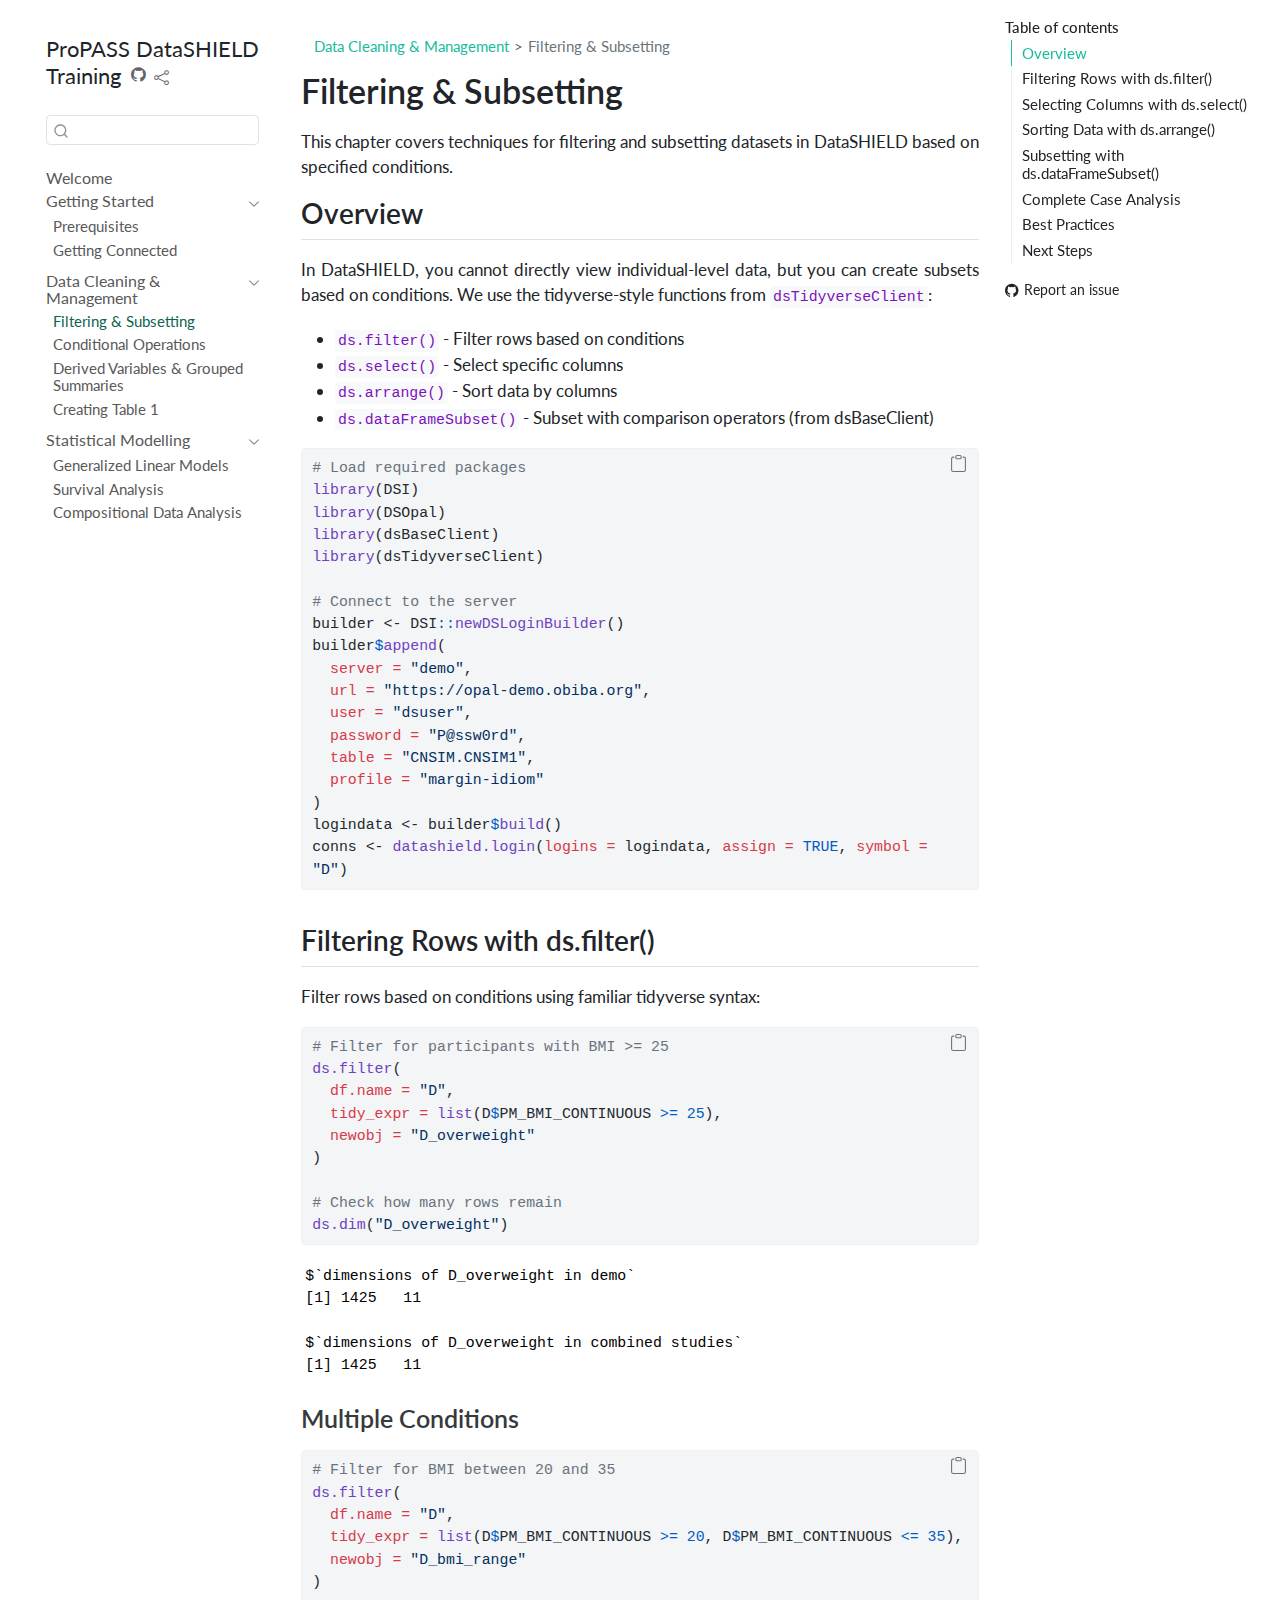
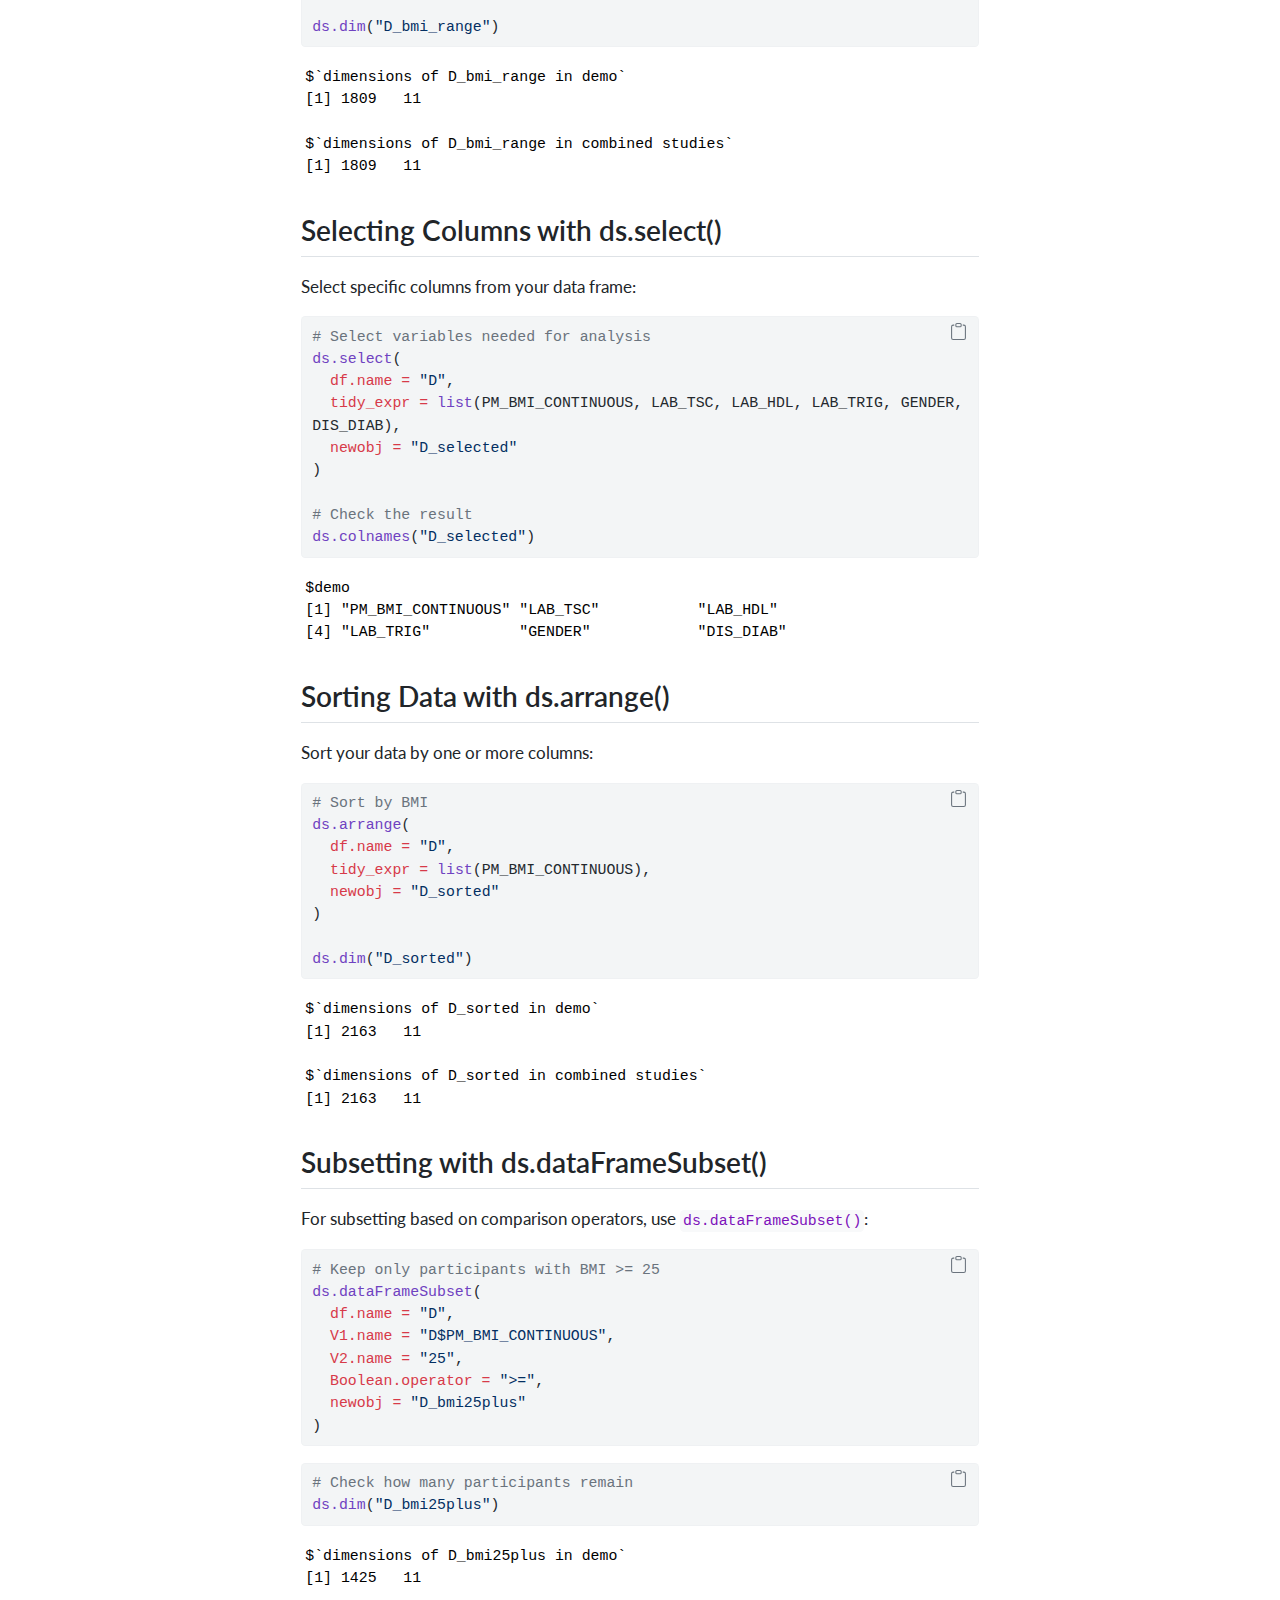
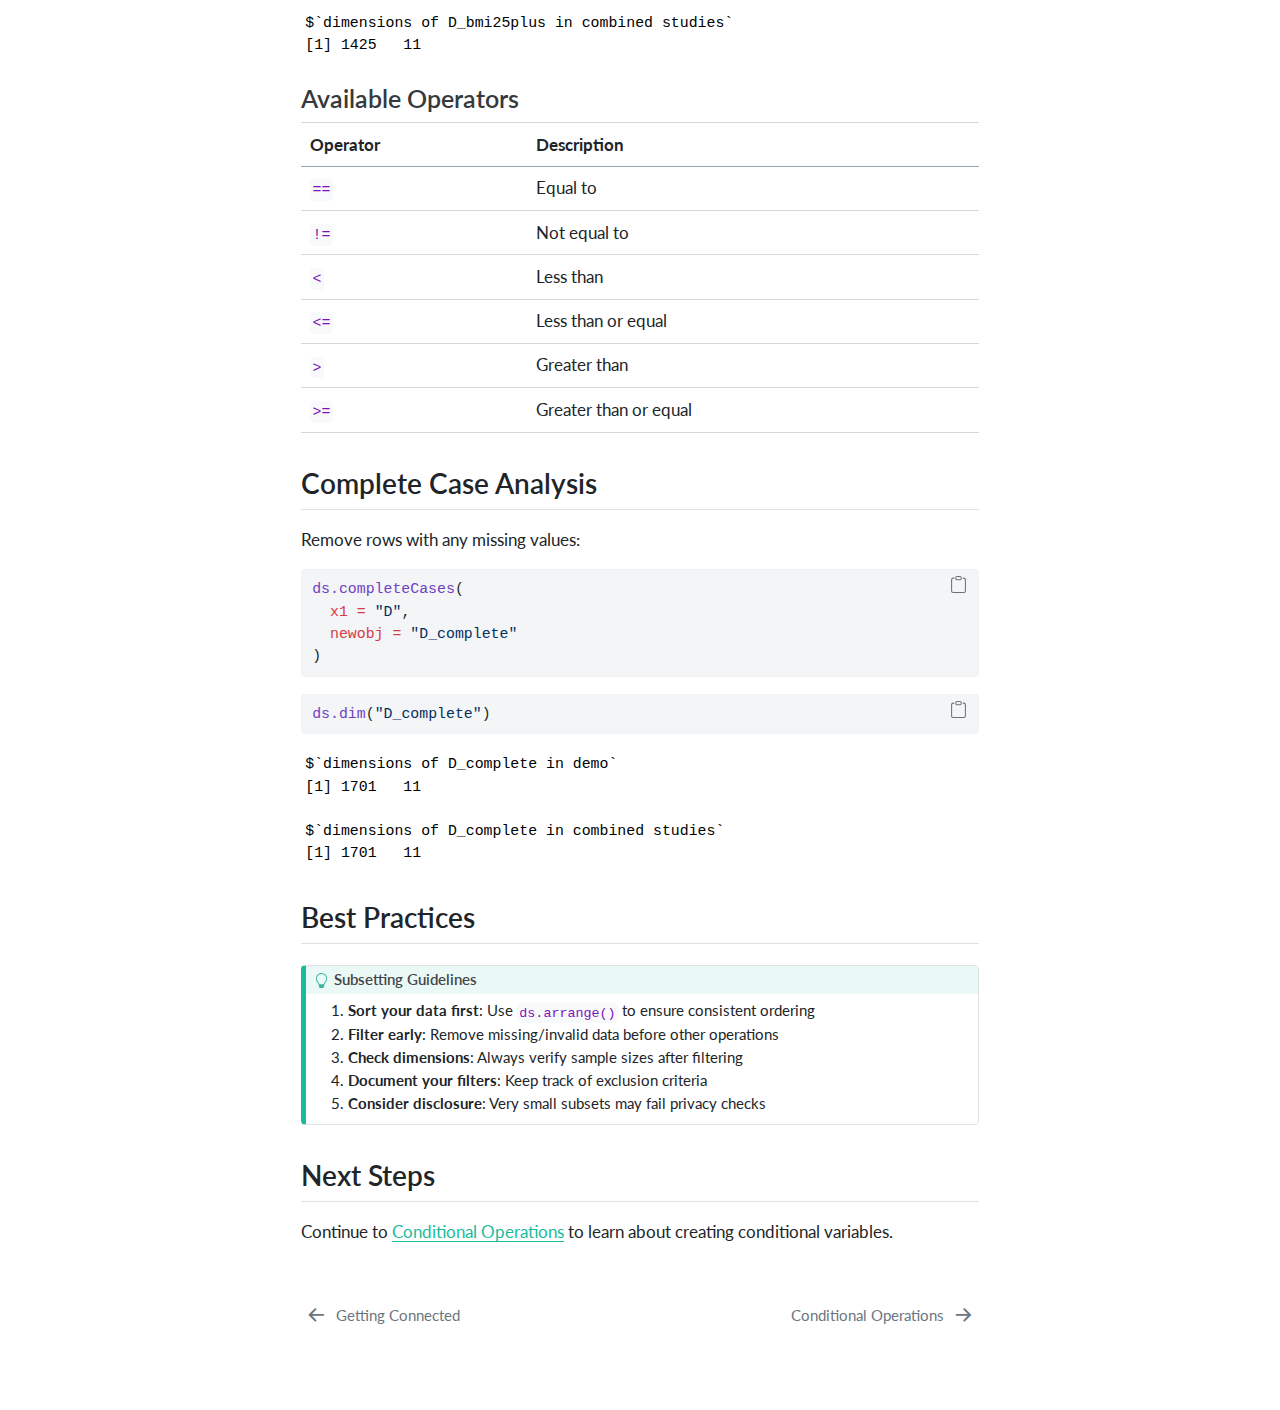
<file: docs/3-filtering-subsetting.html>
<!DOCTYPE html>
<html xmlns="http://www.w3.org/1999/xhtml" lang="en" xml:lang="en"><head>

<meta charset="utf-8">
<meta name="generator" content="quarto-1.5.54">

<meta name="viewport" content="width=device-width, initial-scale=1.0, user-scalable=yes">


<title>Filtering &amp; Subsetting – ProPASS DataSHIELD Training</title>
<style>
code{white-space: pre-wrap;}
span.smallcaps{font-variant: small-caps;}
div.columns{display: flex; gap: min(4vw, 1.5em);}
div.column{flex: auto; overflow-x: auto;}
div.hanging-indent{margin-left: 1.5em; text-indent: -1.5em;}
ul.task-list{list-style: none;}
ul.task-list li input[type="checkbox"] {
  width: 0.8em;
  margin: 0 0.8em 0.2em -1em; /* quarto-specific, see https://github.com/quarto-dev/quarto-cli/issues/4556 */ 
  vertical-align: middle;
}
/* CSS for syntax highlighting */
pre > code.sourceCode { white-space: pre; position: relative; }
pre > code.sourceCode > span { line-height: 1.25; }
pre > code.sourceCode > span:empty { height: 1.2em; }
.sourceCode { overflow: visible; }
code.sourceCode > span { color: inherit; text-decoration: inherit; }
div.sourceCode { margin: 1em 0; }
pre.sourceCode { margin: 0; }
@media screen {
div.sourceCode { overflow: auto; }
}
@media print {
pre > code.sourceCode { white-space: pre-wrap; }
pre > code.sourceCode > span { display: inline-block; text-indent: -5em; padding-left: 5em; }
}
pre.numberSource code
  { counter-reset: source-line 0; }
pre.numberSource code > span
  { position: relative; left: -4em; counter-increment: source-line; }
pre.numberSource code > span > a:first-child::before
  { content: counter(source-line);
    position: relative; left: -1em; text-align: right; vertical-align: baseline;
    border: none; display: inline-block;
    -webkit-touch-callout: none; -webkit-user-select: none;
    -khtml-user-select: none; -moz-user-select: none;
    -ms-user-select: none; user-select: none;
    padding: 0 4px; width: 4em;
  }
pre.numberSource { margin-left: 3em;  padding-left: 4px; }
div.sourceCode
  {   }
@media screen {
pre > code.sourceCode > span > a:first-child::before { text-decoration: underline; }
}
</style>


<script src="site_libs/quarto-nav/quarto-nav.js"></script>
<script src="site_libs/quarto-nav/headroom.min.js"></script>
<script src="site_libs/clipboard/clipboard.min.js"></script>
<script src="site_libs/quarto-search/autocomplete.umd.js"></script>
<script src="site_libs/quarto-search/fuse.min.js"></script>
<script src="site_libs/quarto-search/quarto-search.js"></script>
<meta name="quarto:offset" content="./">
<link href="./4-conditional-operations.html" rel="next">
<link href="./2-getting-connected.html" rel="prev">
<link href="./favicon.ico" rel="icon">
<script src="site_libs/quarto-html/quarto.js"></script>
<script src="site_libs/quarto-html/popper.min.js"></script>
<script src="site_libs/quarto-html/tippy.umd.min.js"></script>
<script src="site_libs/quarto-html/anchor.min.js"></script>
<link href="site_libs/quarto-html/tippy.css" rel="stylesheet">
<link href="site_libs/quarto-html/quarto-syntax-highlighting.css" rel="stylesheet" id="quarto-text-highlighting-styles">
<script src="site_libs/bootstrap/bootstrap.min.js"></script>
<link href="site_libs/bootstrap/bootstrap-icons.css" rel="stylesheet">
<link href="site_libs/bootstrap/bootstrap.min.css" rel="stylesheet" id="quarto-bootstrap" data-mode="light">
<script id="quarto-search-options" type="application/json">{
  "location": "sidebar",
  "copy-button": false,
  "collapse-after": 3,
  "panel-placement": "start",
  "type": "textbox",
  "limit": 50,
  "keyboard-shortcut": [
    "f",
    "/",
    "s"
  ],
  "show-item-context": false,
  "language": {
    "search-no-results-text": "No results",
    "search-matching-documents-text": "matching documents",
    "search-copy-link-title": "Copy link to search",
    "search-hide-matches-text": "Hide additional matches",
    "search-more-match-text": "more match in this document",
    "search-more-matches-text": "more matches in this document",
    "search-clear-button-title": "Clear",
    "search-text-placeholder": "",
    "search-detached-cancel-button-title": "Cancel",
    "search-submit-button-title": "Submit",
    "search-label": "Search"
  }
}</script>


</head>

<body class="nav-sidebar floating">

<div id="quarto-search-results"></div>
  <header id="quarto-header" class="headroom fixed-top">
  <nav class="quarto-secondary-nav">
    <div class="container-fluid d-flex">
      <button type="button" class="quarto-btn-toggle btn" data-bs-toggle="collapse" role="button" data-bs-target=".quarto-sidebar-collapse-item" aria-controls="quarto-sidebar" aria-expanded="false" aria-label="Toggle sidebar navigation" onclick="if (window.quartoToggleHeadroom) { window.quartoToggleHeadroom(); }">
        <i class="bi bi-layout-text-sidebar-reverse"></i>
      </button>
        <nav class="quarto-page-breadcrumbs" aria-label="breadcrumb"><ol class="breadcrumb"><li class="breadcrumb-item"><a href="./3-filtering-subsetting.html">Data Cleaning &amp; Management</a></li><li class="breadcrumb-item"><a href="./3-filtering-subsetting.html"><span class="chapter-title">Filtering &amp; Subsetting</span></a></li></ol></nav>
        <a class="flex-grow-1" role="navigation" data-bs-toggle="collapse" data-bs-target=".quarto-sidebar-collapse-item" aria-controls="quarto-sidebar" aria-expanded="false" aria-label="Toggle sidebar navigation" onclick="if (window.quartoToggleHeadroom) { window.quartoToggleHeadroom(); }">      
        </a>
      <button type="button" class="btn quarto-search-button" aria-label="Search" onclick="window.quartoOpenSearch();">
        <i class="bi bi-search"></i>
      </button>
    </div>
  </nav>
</header>
<!-- content -->
<div id="quarto-content" class="quarto-container page-columns page-rows-contents page-layout-article">
<!-- sidebar -->
  <nav id="quarto-sidebar" class="sidebar collapse collapse-horizontal quarto-sidebar-collapse-item sidebar-navigation floating overflow-auto">
    <div class="pt-lg-2 mt-2 text-left sidebar-header">
    <div class="sidebar-title mb-0 py-0">
      <a href="./">ProPASS DataSHIELD Training</a> 
        <div class="sidebar-tools-main">
    <a href="https://github.com/propass/propass-training" title="Source Code" class="quarto-navigation-tool px-1" aria-label="Source Code"><i class="bi bi-github"></i></a>
    <div class="dropdown">
      <a href="" title="Share" id="quarto-navigation-tool-dropdown-0" class="quarto-navigation-tool dropdown-toggle px-1" data-bs-toggle="dropdown" aria-expanded="false" role="link" aria-label="Share"><i class="bi bi-share"></i></a>
      <ul class="dropdown-menu" aria-labelledby="quarto-navigation-tool-dropdown-0">
          <li>
            <a class="dropdown-item sidebar-tools-main-item" href="https://twitter.com/intent/tweet?url=|url|">
              <i class="bi bi-twitter pe-1"></i>
            Twitter
            </a>
          </li>
          <li>
            <a class="dropdown-item sidebar-tools-main-item" href="https://www.linkedin.com/sharing/share-offsite/?url=|url|">
              <i class="bi bi-linkedin pe-1"></i>
            LinkedIn
            </a>
          </li>
      </ul>
    </div>
</div>
    </div>
      </div>
        <div class="mt-2 flex-shrink-0 align-items-center">
        <div class="sidebar-search">
        <div id="quarto-search" class="" title="Search"></div>
        </div>
        </div>
    <div class="sidebar-menu-container"> 
    <ul class="list-unstyled mt-1">
        <li class="sidebar-item">
  <div class="sidebar-item-container"> 
  <a href="./index.html" class="sidebar-item-text sidebar-link"><span class="chapter-title">Welcome</span></a>
  </div>
</li>
        <li class="sidebar-item sidebar-item-section">
      <div class="sidebar-item-container"> 
            <a class="sidebar-item-text sidebar-link text-start" data-bs-toggle="collapse" data-bs-target="#quarto-sidebar-section-1" role="navigation" aria-expanded="true">
 <span class="menu-text">Getting Started</span></a>
          <a class="sidebar-item-toggle text-start" data-bs-toggle="collapse" data-bs-target="#quarto-sidebar-section-1" role="navigation" aria-expanded="true" aria-label="Toggle section">
            <i class="bi bi-chevron-right ms-2"></i>
          </a> 
      </div>
      <ul id="quarto-sidebar-section-1" class="collapse list-unstyled sidebar-section depth1 show">  
          <li class="sidebar-item">
  <div class="sidebar-item-container"> 
  <a href="./1-prerequisites.html" class="sidebar-item-text sidebar-link"><span class="chapter-title">Prerequisites</span></a>
  </div>
</li>
          <li class="sidebar-item">
  <div class="sidebar-item-container"> 
  <a href="./2-getting-connected.html" class="sidebar-item-text sidebar-link"><span class="chapter-title">Getting Connected</span></a>
  </div>
</li>
      </ul>
  </li>
        <li class="sidebar-item sidebar-item-section">
      <div class="sidebar-item-container"> 
            <a class="sidebar-item-text sidebar-link text-start" data-bs-toggle="collapse" data-bs-target="#quarto-sidebar-section-2" role="navigation" aria-expanded="true">
 <span class="menu-text">Data Cleaning &amp; Management</span></a>
          <a class="sidebar-item-toggle text-start" data-bs-toggle="collapse" data-bs-target="#quarto-sidebar-section-2" role="navigation" aria-expanded="true" aria-label="Toggle section">
            <i class="bi bi-chevron-right ms-2"></i>
          </a> 
      </div>
      <ul id="quarto-sidebar-section-2" class="collapse list-unstyled sidebar-section depth1 show">  
          <li class="sidebar-item">
  <div class="sidebar-item-container"> 
  <a href="./3-filtering-subsetting.html" class="sidebar-item-text sidebar-link active"><span class="chapter-title">Filtering &amp; Subsetting</span></a>
  </div>
</li>
          <li class="sidebar-item">
  <div class="sidebar-item-container"> 
  <a href="./4-conditional-operations.html" class="sidebar-item-text sidebar-link"><span class="chapter-title">Conditional Operations</span></a>
  </div>
</li>
          <li class="sidebar-item">
  <div class="sidebar-item-container"> 
  <a href="./5-derived-variables.html" class="sidebar-item-text sidebar-link"><span class="chapter-title">Derived Variables &amp; Grouped Summaries</span></a>
  </div>
</li>
          <li class="sidebar-item">
  <div class="sidebar-item-container"> 
  <a href="./6-table-one.html" class="sidebar-item-text sidebar-link"><span class="chapter-title">Creating Table 1</span></a>
  </div>
</li>
      </ul>
  </li>
        <li class="sidebar-item sidebar-item-section">
      <div class="sidebar-item-container"> 
            <a class="sidebar-item-text sidebar-link text-start" data-bs-toggle="collapse" data-bs-target="#quarto-sidebar-section-3" role="navigation" aria-expanded="true">
 <span class="menu-text">Statistical Modelling</span></a>
          <a class="sidebar-item-toggle text-start" data-bs-toggle="collapse" data-bs-target="#quarto-sidebar-section-3" role="navigation" aria-expanded="true" aria-label="Toggle section">
            <i class="bi bi-chevron-right ms-2"></i>
          </a> 
      </div>
      <ul id="quarto-sidebar-section-3" class="collapse list-unstyled sidebar-section depth1 show">  
          <li class="sidebar-item">
  <div class="sidebar-item-container"> 
  <a href="./7-glm-models.html" class="sidebar-item-text sidebar-link"><span class="chapter-title">Generalized Linear Models</span></a>
  </div>
</li>
          <li class="sidebar-item">
  <div class="sidebar-item-container"> 
  <a href="./8-survival-analysis.html" class="sidebar-item-text sidebar-link"><span class="chapter-title">Survival Analysis</span></a>
  </div>
</li>
          <li class="sidebar-item">
  <div class="sidebar-item-container"> 
  <a href="./9-coda-analysis.html" class="sidebar-item-text sidebar-link"><span class="chapter-title">Compositional Data Analysis</span></a>
  </div>
</li>
      </ul>
  </li>
    </ul>
    </div>
</nav>
<div id="quarto-sidebar-glass" class="quarto-sidebar-collapse-item" data-bs-toggle="collapse" data-bs-target=".quarto-sidebar-collapse-item"></div>
<!-- margin-sidebar -->
    <div id="quarto-margin-sidebar" class="sidebar margin-sidebar">
        <nav id="TOC" role="doc-toc" class="toc-active">
    <h2 id="toc-title">Table of contents</h2>
   
  <ul>
  <li><a href="#overview" id="toc-overview" class="nav-link active" data-scroll-target="#overview">Overview</a></li>
  <li><a href="#filtering-rows-with-ds.filter" id="toc-filtering-rows-with-ds.filter" class="nav-link" data-scroll-target="#filtering-rows-with-ds.filter">Filtering Rows with ds.filter()</a>
  <ul class="collapse">
  <li><a href="#multiple-conditions" id="toc-multiple-conditions" class="nav-link" data-scroll-target="#multiple-conditions">Multiple Conditions</a></li>
  </ul></li>
  <li><a href="#selecting-columns-with-ds.select" id="toc-selecting-columns-with-ds.select" class="nav-link" data-scroll-target="#selecting-columns-with-ds.select">Selecting Columns with ds.select()</a></li>
  <li><a href="#sorting-data-with-ds.arrange" id="toc-sorting-data-with-ds.arrange" class="nav-link" data-scroll-target="#sorting-data-with-ds.arrange">Sorting Data with ds.arrange()</a></li>
  <li><a href="#subsetting-with-ds.dataframesubset" id="toc-subsetting-with-ds.dataframesubset" class="nav-link" data-scroll-target="#subsetting-with-ds.dataframesubset">Subsetting with ds.dataFrameSubset()</a>
  <ul class="collapse">
  <li><a href="#available-operators" id="toc-available-operators" class="nav-link" data-scroll-target="#available-operators">Available Operators</a></li>
  </ul></li>
  <li><a href="#complete-case-analysis" id="toc-complete-case-analysis" class="nav-link" data-scroll-target="#complete-case-analysis">Complete Case Analysis</a></li>
  <li><a href="#best-practices" id="toc-best-practices" class="nav-link" data-scroll-target="#best-practices">Best Practices</a></li>
  <li><a href="#next-steps" id="toc-next-steps" class="nav-link" data-scroll-target="#next-steps">Next Steps</a></li>
  </ul>
<div class="toc-actions"><ul><li><a href="https://github.com/propass/propass-training/issues/new" class="toc-action"><i class="bi bi-github"></i>Report an issue</a></li></ul></div></nav>
    </div>
<!-- main -->
<main class="content" id="quarto-document-content">

<header id="title-block-header" class="quarto-title-block default"><nav class="quarto-page-breadcrumbs quarto-title-breadcrumbs d-none d-lg-block" aria-label="breadcrumb"><ol class="breadcrumb"><li class="breadcrumb-item"><a href="./3-filtering-subsetting.html">Data Cleaning &amp; Management</a></li><li class="breadcrumb-item"><a href="./3-filtering-subsetting.html"><span class="chapter-title">Filtering &amp; Subsetting</span></a></li></ol></nav>
<div class="quarto-title">
<h1 class="title"><span class="chapter-title">Filtering &amp; Subsetting</span></h1>
</div>



<div class="quarto-title-meta">

    
  
    
  </div>
  


</header>


<div class="cell">
<style type="text/css">
p {
  text-align: justify
}
</style>
</div>
<p>This chapter covers techniques for filtering and subsetting datasets in DataSHIELD based on specified conditions.</p>
<section id="overview" class="level2">
<h2 class="anchored" data-anchor-id="overview">Overview</h2>
<p>In DataSHIELD, you cannot directly view individual-level data, but you can create subsets based on conditions. We use the tidyverse-style functions from <code>dsTidyverseClient</code>:</p>
<ul>
<li><code>ds.filter()</code> - Filter rows based on conditions</li>
<li><code>ds.select()</code> - Select specific columns</li>
<li><code>ds.arrange()</code> - Sort data by columns</li>
<li><code>ds.dataFrameSubset()</code> - Subset with comparison operators (from dsBaseClient)</li>
</ul>
<div class="cell">
<div class="sourceCode cell-code" id="cb1"><pre class="sourceCode r code-with-copy"><code class="sourceCode r"><span id="cb1-1"><a href="#cb1-1" aria-hidden="true" tabindex="-1"></a><span class="co"># Load required packages</span></span>
<span id="cb1-2"><a href="#cb1-2" aria-hidden="true" tabindex="-1"></a><span class="fu">library</span>(DSI)</span>
<span id="cb1-3"><a href="#cb1-3" aria-hidden="true" tabindex="-1"></a><span class="fu">library</span>(DSOpal)</span>
<span id="cb1-4"><a href="#cb1-4" aria-hidden="true" tabindex="-1"></a><span class="fu">library</span>(dsBaseClient)</span>
<span id="cb1-5"><a href="#cb1-5" aria-hidden="true" tabindex="-1"></a><span class="fu">library</span>(dsTidyverseClient)</span>
<span id="cb1-6"><a href="#cb1-6" aria-hidden="true" tabindex="-1"></a></span>
<span id="cb1-7"><a href="#cb1-7" aria-hidden="true" tabindex="-1"></a><span class="co"># Connect to the server</span></span>
<span id="cb1-8"><a href="#cb1-8" aria-hidden="true" tabindex="-1"></a>builder <span class="ot">&lt;-</span> DSI<span class="sc">::</span><span class="fu">newDSLoginBuilder</span>()</span>
<span id="cb1-9"><a href="#cb1-9" aria-hidden="true" tabindex="-1"></a>builder<span class="sc">$</span><span class="fu">append</span>(</span>
<span id="cb1-10"><a href="#cb1-10" aria-hidden="true" tabindex="-1"></a>  <span class="at">server =</span> <span class="st">"demo"</span>,</span>
<span id="cb1-11"><a href="#cb1-11" aria-hidden="true" tabindex="-1"></a>  <span class="at">url =</span> <span class="st">"https://opal-demo.obiba.org"</span>,</span>
<span id="cb1-12"><a href="#cb1-12" aria-hidden="true" tabindex="-1"></a>  <span class="at">user =</span> <span class="st">"dsuser"</span>,</span>
<span id="cb1-13"><a href="#cb1-13" aria-hidden="true" tabindex="-1"></a>  <span class="at">password =</span> <span class="st">"P@ssw0rd"</span>,</span>
<span id="cb1-14"><a href="#cb1-14" aria-hidden="true" tabindex="-1"></a>  <span class="at">table =</span> <span class="st">"CNSIM.CNSIM1"</span>,</span>
<span id="cb1-15"><a href="#cb1-15" aria-hidden="true" tabindex="-1"></a>  <span class="at">profile =</span> <span class="st">"margin-idiom"</span></span>
<span id="cb1-16"><a href="#cb1-16" aria-hidden="true" tabindex="-1"></a>)</span>
<span id="cb1-17"><a href="#cb1-17" aria-hidden="true" tabindex="-1"></a>logindata <span class="ot">&lt;-</span> builder<span class="sc">$</span><span class="fu">build</span>()</span>
<span id="cb1-18"><a href="#cb1-18" aria-hidden="true" tabindex="-1"></a>conns <span class="ot">&lt;-</span> <span class="fu">datashield.login</span>(<span class="at">logins =</span> logindata, <span class="at">assign =</span> <span class="cn">TRUE</span>, <span class="at">symbol =</span> <span class="st">"D"</span>)</span></code><button title="Copy to Clipboard" class="code-copy-button"><i class="bi"></i></button></pre></div>
</div>
</section>
<section id="filtering-rows-with-ds.filter" class="level2">
<h2 class="anchored" data-anchor-id="filtering-rows-with-ds.filter">Filtering Rows with ds.filter()</h2>
<p>Filter rows based on conditions using familiar tidyverse syntax:</p>
<div class="cell">
<div class="sourceCode cell-code" id="cb2"><pre class="sourceCode r code-with-copy"><code class="sourceCode r"><span id="cb2-1"><a href="#cb2-1" aria-hidden="true" tabindex="-1"></a><span class="co"># Filter for participants with BMI &gt;= 25</span></span>
<span id="cb2-2"><a href="#cb2-2" aria-hidden="true" tabindex="-1"></a><span class="fu">ds.filter</span>(</span>
<span id="cb2-3"><a href="#cb2-3" aria-hidden="true" tabindex="-1"></a>  <span class="at">df.name =</span> <span class="st">"D"</span>,</span>
<span id="cb2-4"><a href="#cb2-4" aria-hidden="true" tabindex="-1"></a>  <span class="at">tidy_expr =</span> <span class="fu">list</span>(D<span class="sc">$</span>PM_BMI_CONTINUOUS <span class="sc">&gt;=</span> <span class="dv">25</span>),</span>
<span id="cb2-5"><a href="#cb2-5" aria-hidden="true" tabindex="-1"></a>  <span class="at">newobj =</span> <span class="st">"D_overweight"</span></span>
<span id="cb2-6"><a href="#cb2-6" aria-hidden="true" tabindex="-1"></a>)</span>
<span id="cb2-7"><a href="#cb2-7" aria-hidden="true" tabindex="-1"></a></span>
<span id="cb2-8"><a href="#cb2-8" aria-hidden="true" tabindex="-1"></a><span class="co"># Check how many rows remain</span></span>
<span id="cb2-9"><a href="#cb2-9" aria-hidden="true" tabindex="-1"></a><span class="fu">ds.dim</span>(<span class="st">"D_overweight"</span>)</span></code><button title="Copy to Clipboard" class="code-copy-button"><i class="bi"></i></button></pre></div>
<div class="cell-output cell-output-stdout">
<pre><code>$`dimensions of D_overweight in demo`
[1] 1425   11

$`dimensions of D_overweight in combined studies`
[1] 1425   11</code></pre>
</div>
</div>
<section id="multiple-conditions" class="level3">
<h3 class="anchored" data-anchor-id="multiple-conditions">Multiple Conditions</h3>
<div class="cell">
<div class="sourceCode cell-code" id="cb4"><pre class="sourceCode r code-with-copy"><code class="sourceCode r"><span id="cb4-1"><a href="#cb4-1" aria-hidden="true" tabindex="-1"></a><span class="co"># Filter for BMI between 20 and 35</span></span>
<span id="cb4-2"><a href="#cb4-2" aria-hidden="true" tabindex="-1"></a><span class="fu">ds.filter</span>(</span>
<span id="cb4-3"><a href="#cb4-3" aria-hidden="true" tabindex="-1"></a>  <span class="at">df.name =</span> <span class="st">"D"</span>,</span>
<span id="cb4-4"><a href="#cb4-4" aria-hidden="true" tabindex="-1"></a>  <span class="at">tidy_expr =</span> <span class="fu">list</span>(D<span class="sc">$</span>PM_BMI_CONTINUOUS <span class="sc">&gt;=</span> <span class="dv">20</span>, D<span class="sc">$</span>PM_BMI_CONTINUOUS <span class="sc">&lt;=</span> <span class="dv">35</span>),</span>
<span id="cb4-5"><a href="#cb4-5" aria-hidden="true" tabindex="-1"></a>  <span class="at">newobj =</span> <span class="st">"D_bmi_range"</span></span>
<span id="cb4-6"><a href="#cb4-6" aria-hidden="true" tabindex="-1"></a>)</span>
<span id="cb4-7"><a href="#cb4-7" aria-hidden="true" tabindex="-1"></a></span>
<span id="cb4-8"><a href="#cb4-8" aria-hidden="true" tabindex="-1"></a><span class="fu">ds.dim</span>(<span class="st">"D_bmi_range"</span>)</span></code><button title="Copy to Clipboard" class="code-copy-button"><i class="bi"></i></button></pre></div>
<div class="cell-output cell-output-stdout">
<pre><code>$`dimensions of D_bmi_range in demo`
[1] 1809   11

$`dimensions of D_bmi_range in combined studies`
[1] 1809   11</code></pre>
</div>
</div>
</section>
</section>
<section id="selecting-columns-with-ds.select" class="level2">
<h2 class="anchored" data-anchor-id="selecting-columns-with-ds.select">Selecting Columns with ds.select()</h2>
<p>Select specific columns from your data frame:</p>
<div class="cell">
<div class="sourceCode cell-code" id="cb6"><pre class="sourceCode r code-with-copy"><code class="sourceCode r"><span id="cb6-1"><a href="#cb6-1" aria-hidden="true" tabindex="-1"></a><span class="co"># Select variables needed for analysis</span></span>
<span id="cb6-2"><a href="#cb6-2" aria-hidden="true" tabindex="-1"></a><span class="fu">ds.select</span>(</span>
<span id="cb6-3"><a href="#cb6-3" aria-hidden="true" tabindex="-1"></a>  <span class="at">df.name =</span> <span class="st">"D"</span>,</span>
<span id="cb6-4"><a href="#cb6-4" aria-hidden="true" tabindex="-1"></a>  <span class="at">tidy_expr =</span> <span class="fu">list</span>(PM_BMI_CONTINUOUS, LAB_TSC, LAB_HDL, LAB_TRIG, GENDER, DIS_DIAB),</span>
<span id="cb6-5"><a href="#cb6-5" aria-hidden="true" tabindex="-1"></a>  <span class="at">newobj =</span> <span class="st">"D_selected"</span></span>
<span id="cb6-6"><a href="#cb6-6" aria-hidden="true" tabindex="-1"></a>)</span>
<span id="cb6-7"><a href="#cb6-7" aria-hidden="true" tabindex="-1"></a></span>
<span id="cb6-8"><a href="#cb6-8" aria-hidden="true" tabindex="-1"></a><span class="co"># Check the result</span></span>
<span id="cb6-9"><a href="#cb6-9" aria-hidden="true" tabindex="-1"></a><span class="fu">ds.colnames</span>(<span class="st">"D_selected"</span>)</span></code><button title="Copy to Clipboard" class="code-copy-button"><i class="bi"></i></button></pre></div>
<div class="cell-output cell-output-stdout">
<pre><code>$demo
[1] "PM_BMI_CONTINUOUS" "LAB_TSC"           "LAB_HDL"          
[4] "LAB_TRIG"          "GENDER"            "DIS_DIAB"         </code></pre>
</div>
</div>
</section>
<section id="sorting-data-with-ds.arrange" class="level2">
<h2 class="anchored" data-anchor-id="sorting-data-with-ds.arrange">Sorting Data with ds.arrange()</h2>
<p>Sort your data by one or more columns:</p>
<div class="cell">
<div class="sourceCode cell-code" id="cb8"><pre class="sourceCode r code-with-copy"><code class="sourceCode r"><span id="cb8-1"><a href="#cb8-1" aria-hidden="true" tabindex="-1"></a><span class="co"># Sort by BMI</span></span>
<span id="cb8-2"><a href="#cb8-2" aria-hidden="true" tabindex="-1"></a><span class="fu">ds.arrange</span>(</span>
<span id="cb8-3"><a href="#cb8-3" aria-hidden="true" tabindex="-1"></a>  <span class="at">df.name =</span> <span class="st">"D"</span>,</span>
<span id="cb8-4"><a href="#cb8-4" aria-hidden="true" tabindex="-1"></a>  <span class="at">tidy_expr =</span> <span class="fu">list</span>(PM_BMI_CONTINUOUS),</span>
<span id="cb8-5"><a href="#cb8-5" aria-hidden="true" tabindex="-1"></a>  <span class="at">newobj =</span> <span class="st">"D_sorted"</span></span>
<span id="cb8-6"><a href="#cb8-6" aria-hidden="true" tabindex="-1"></a>)</span>
<span id="cb8-7"><a href="#cb8-7" aria-hidden="true" tabindex="-1"></a></span>
<span id="cb8-8"><a href="#cb8-8" aria-hidden="true" tabindex="-1"></a><span class="fu">ds.dim</span>(<span class="st">"D_sorted"</span>)</span></code><button title="Copy to Clipboard" class="code-copy-button"><i class="bi"></i></button></pre></div>
<div class="cell-output cell-output-stdout">
<pre><code>$`dimensions of D_sorted in demo`
[1] 2163   11

$`dimensions of D_sorted in combined studies`
[1] 2163   11</code></pre>
</div>
</div>
</section>
<section id="subsetting-with-ds.dataframesubset" class="level2">
<h2 class="anchored" data-anchor-id="subsetting-with-ds.dataframesubset">Subsetting with ds.dataFrameSubset()</h2>
<p>For subsetting based on comparison operators, use <code>ds.dataFrameSubset()</code>:</p>
<div class="cell">
<div class="sourceCode cell-code" id="cb10"><pre class="sourceCode r code-with-copy"><code class="sourceCode r"><span id="cb10-1"><a href="#cb10-1" aria-hidden="true" tabindex="-1"></a><span class="co"># Keep only participants with BMI &gt;= 25</span></span>
<span id="cb10-2"><a href="#cb10-2" aria-hidden="true" tabindex="-1"></a><span class="fu">ds.dataFrameSubset</span>(</span>
<span id="cb10-3"><a href="#cb10-3" aria-hidden="true" tabindex="-1"></a>  <span class="at">df.name =</span> <span class="st">"D"</span>,</span>
<span id="cb10-4"><a href="#cb10-4" aria-hidden="true" tabindex="-1"></a>  <span class="at">V1.name =</span> <span class="st">"D$PM_BMI_CONTINUOUS"</span>,</span>
<span id="cb10-5"><a href="#cb10-5" aria-hidden="true" tabindex="-1"></a>  <span class="at">V2.name =</span> <span class="st">"25"</span>,</span>
<span id="cb10-6"><a href="#cb10-6" aria-hidden="true" tabindex="-1"></a>  <span class="at">Boolean.operator =</span> <span class="st">"&gt;="</span>,</span>
<span id="cb10-7"><a href="#cb10-7" aria-hidden="true" tabindex="-1"></a>  <span class="at">newobj =</span> <span class="st">"D_bmi25plus"</span></span>
<span id="cb10-8"><a href="#cb10-8" aria-hidden="true" tabindex="-1"></a>)</span></code><button title="Copy to Clipboard" class="code-copy-button"><i class="bi"></i></button></pre></div>
</div>
<div class="cell">
<div class="sourceCode cell-code" id="cb11"><pre class="sourceCode r code-with-copy"><code class="sourceCode r"><span id="cb11-1"><a href="#cb11-1" aria-hidden="true" tabindex="-1"></a><span class="co"># Check how many participants remain</span></span>
<span id="cb11-2"><a href="#cb11-2" aria-hidden="true" tabindex="-1"></a><span class="fu">ds.dim</span>(<span class="st">"D_bmi25plus"</span>)</span></code><button title="Copy to Clipboard" class="code-copy-button"><i class="bi"></i></button></pre></div>
<div class="cell-output cell-output-stdout">
<pre><code>$`dimensions of D_bmi25plus in demo`
[1] 1425   11

$`dimensions of D_bmi25plus in combined studies`
[1] 1425   11</code></pre>
</div>
</div>
<section id="available-operators" class="level3">
<h3 class="anchored" data-anchor-id="available-operators">Available Operators</h3>
<table class="caption-top table">
<thead>
<tr class="header">
<th>Operator</th>
<th>Description</th>
</tr>
</thead>
<tbody>
<tr class="odd">
<td><code>==</code></td>
<td>Equal to</td>
</tr>
<tr class="even">
<td><code>!=</code></td>
<td>Not equal to</td>
</tr>
<tr class="odd">
<td><code>&lt;</code></td>
<td>Less than</td>
</tr>
<tr class="even">
<td><code>&lt;=</code></td>
<td>Less than or equal</td>
</tr>
<tr class="odd">
<td><code>&gt;</code></td>
<td>Greater than</td>
</tr>
<tr class="even">
<td><code>&gt;=</code></td>
<td>Greater than or equal</td>
</tr>
</tbody>
</table>
</section>
</section>
<section id="complete-case-analysis" class="level2">
<h2 class="anchored" data-anchor-id="complete-case-analysis">Complete Case Analysis</h2>
<p>Remove rows with any missing values:</p>
<div class="cell">
<div class="sourceCode cell-code" id="cb13"><pre class="sourceCode r code-with-copy"><code class="sourceCode r"><span id="cb13-1"><a href="#cb13-1" aria-hidden="true" tabindex="-1"></a><span class="fu">ds.completeCases</span>(</span>
<span id="cb13-2"><a href="#cb13-2" aria-hidden="true" tabindex="-1"></a>  <span class="at">x1 =</span> <span class="st">"D"</span>,</span>
<span id="cb13-3"><a href="#cb13-3" aria-hidden="true" tabindex="-1"></a>  <span class="at">newobj =</span> <span class="st">"D_complete"</span></span>
<span id="cb13-4"><a href="#cb13-4" aria-hidden="true" tabindex="-1"></a>)</span></code><button title="Copy to Clipboard" class="code-copy-button"><i class="bi"></i></button></pre></div>
</div>
<div class="cell">
<div class="sourceCode cell-code" id="cb14"><pre class="sourceCode r code-with-copy"><code class="sourceCode r"><span id="cb14-1"><a href="#cb14-1" aria-hidden="true" tabindex="-1"></a><span class="fu">ds.dim</span>(<span class="st">"D_complete"</span>)</span></code><button title="Copy to Clipboard" class="code-copy-button"><i class="bi"></i></button></pre></div>
<div class="cell-output cell-output-stdout">
<pre><code>$`dimensions of D_complete in demo`
[1] 1701   11

$`dimensions of D_complete in combined studies`
[1] 1701   11</code></pre>
</div>
</div>
</section>
<section id="best-practices" class="level2">
<h2 class="anchored" data-anchor-id="best-practices">Best Practices</h2>
<div class="callout callout-style-default callout-tip callout-titled">
<div class="callout-header d-flex align-content-center">
<div class="callout-icon-container">
<i class="callout-icon"></i>
</div>
<div class="callout-title-container flex-fill">
Subsetting Guidelines
</div>
</div>
<div class="callout-body-container callout-body">
<ol type="1">
<li><strong>Sort your data first</strong>: Use <code>ds.arrange()</code> to ensure consistent ordering</li>
<li><strong>Filter early</strong>: Remove missing/invalid data before other operations</li>
<li><strong>Check dimensions</strong>: Always verify sample sizes after filtering</li>
<li><strong>Document your filters</strong>: Keep track of exclusion criteria</li>
<li><strong>Consider disclosure</strong>: Very small subsets may fail privacy checks</li>
</ol>
</div>
</div>
</section>
<section id="next-steps" class="level2">
<h2 class="anchored" data-anchor-id="next-steps">Next Steps</h2>
<p>Continue to <a href="./4-conditional-operations.html">Conditional Operations</a> to learn about creating conditional variables.</p>


</section>

</main> <!-- /main -->
<script id="quarto-html-after-body" type="application/javascript">
window.document.addEventListener("DOMContentLoaded", function (event) {
  const toggleBodyColorMode = (bsSheetEl) => {
    const mode = bsSheetEl.getAttribute("data-mode");
    const bodyEl = window.document.querySelector("body");
    if (mode === "dark") {
      bodyEl.classList.add("quarto-dark");
      bodyEl.classList.remove("quarto-light");
    } else {
      bodyEl.classList.add("quarto-light");
      bodyEl.classList.remove("quarto-dark");
    }
  }
  const toggleBodyColorPrimary = () => {
    const bsSheetEl = window.document.querySelector("link#quarto-bootstrap");
    if (bsSheetEl) {
      toggleBodyColorMode(bsSheetEl);
    }
  }
  toggleBodyColorPrimary();  
  const icon = "";
  const anchorJS = new window.AnchorJS();
  anchorJS.options = {
    placement: 'right',
    icon: icon
  };
  anchorJS.add('.anchored');
  const isCodeAnnotation = (el) => {
    for (const clz of el.classList) {
      if (clz.startsWith('code-annotation-')) {                     
        return true;
      }
    }
    return false;
  }
  const onCopySuccess = function(e) {
    // button target
    const button = e.trigger;
    // don't keep focus
    button.blur();
    // flash "checked"
    button.classList.add('code-copy-button-checked');
    var currentTitle = button.getAttribute("title");
    button.setAttribute("title", "Copied!");
    let tooltip;
    if (window.bootstrap) {
      button.setAttribute("data-bs-toggle", "tooltip");
      button.setAttribute("data-bs-placement", "left");
      button.setAttribute("data-bs-title", "Copied!");
      tooltip = new bootstrap.Tooltip(button, 
        { trigger: "manual", 
          customClass: "code-copy-button-tooltip",
          offset: [0, -8]});
      tooltip.show();    
    }
    setTimeout(function() {
      if (tooltip) {
        tooltip.hide();
        button.removeAttribute("data-bs-title");
        button.removeAttribute("data-bs-toggle");
        button.removeAttribute("data-bs-placement");
      }
      button.setAttribute("title", currentTitle);
      button.classList.remove('code-copy-button-checked');
    }, 1000);
    // clear code selection
    e.clearSelection();
  }
  const getTextToCopy = function(trigger) {
      const codeEl = trigger.previousElementSibling.cloneNode(true);
      for (const childEl of codeEl.children) {
        if (isCodeAnnotation(childEl)) {
          childEl.remove();
        }
      }
      return codeEl.innerText;
  }
  const clipboard = new window.ClipboardJS('.code-copy-button:not([data-in-quarto-modal])', {
    text: getTextToCopy
  });
  clipboard.on('success', onCopySuccess);
  if (window.document.getElementById('quarto-embedded-source-code-modal')) {
    // For code content inside modals, clipBoardJS needs to be initialized with a container option
    // TODO: Check when it could be a function (https://github.com/zenorocha/clipboard.js/issues/860)
    const clipboardModal = new window.ClipboardJS('.code-copy-button[data-in-quarto-modal]', {
      text: getTextToCopy,
      container: window.document.getElementById('quarto-embedded-source-code-modal')
    });
    clipboardModal.on('success', onCopySuccess);
  }
    var localhostRegex = new RegExp(/^(?:http|https):\/\/localhost\:?[0-9]*\//);
    var mailtoRegex = new RegExp(/^mailto:/);
      var filterRegex = new RegExp('/' + window.location.host + '/');
    var isInternal = (href) => {
        return filterRegex.test(href) || localhostRegex.test(href) || mailtoRegex.test(href);
    }
    // Inspect non-navigation links and adorn them if external
 	var links = window.document.querySelectorAll('a[href]:not(.nav-link):not(.navbar-brand):not(.toc-action):not(.sidebar-link):not(.sidebar-item-toggle):not(.pagination-link):not(.no-external):not([aria-hidden]):not(.dropdown-item):not(.quarto-navigation-tool):not(.about-link)');
    for (var i=0; i<links.length; i++) {
      const link = links[i];
      if (!isInternal(link.href)) {
        // undo the damage that might have been done by quarto-nav.js in the case of
        // links that we want to consider external
        if (link.dataset.originalHref !== undefined) {
          link.href = link.dataset.originalHref;
        }
      }
    }
  function tippyHover(el, contentFn, onTriggerFn, onUntriggerFn) {
    const config = {
      allowHTML: true,
      maxWidth: 500,
      delay: 100,
      arrow: false,
      appendTo: function(el) {
          return el.parentElement;
      },
      interactive: true,
      interactiveBorder: 10,
      theme: 'quarto',
      placement: 'bottom-start',
    };
    if (contentFn) {
      config.content = contentFn;
    }
    if (onTriggerFn) {
      config.onTrigger = onTriggerFn;
    }
    if (onUntriggerFn) {
      config.onUntrigger = onUntriggerFn;
    }
    window.tippy(el, config); 
  }
  const noterefs = window.document.querySelectorAll('a[role="doc-noteref"]');
  for (var i=0; i<noterefs.length; i++) {
    const ref = noterefs[i];
    tippyHover(ref, function() {
      // use id or data attribute instead here
      let href = ref.getAttribute('data-footnote-href') || ref.getAttribute('href');
      try { href = new URL(href).hash; } catch {}
      const id = href.replace(/^#\/?/, "");
      const note = window.document.getElementById(id);
      if (note) {
        return note.innerHTML;
      } else {
        return "";
      }
    });
  }
  const xrefs = window.document.querySelectorAll('a.quarto-xref');
  const processXRef = (id, note) => {
    // Strip column container classes
    const stripColumnClz = (el) => {
      el.classList.remove("page-full", "page-columns");
      if (el.children) {
        for (const child of el.children) {
          stripColumnClz(child);
        }
      }
    }
    stripColumnClz(note)
    if (id === null || id.startsWith('sec-')) {
      // Special case sections, only their first couple elements
      const container = document.createElement("div");
      if (note.children && note.children.length > 2) {
        container.appendChild(note.children[0].cloneNode(true));
        for (let i = 1; i < note.children.length; i++) {
          const child = note.children[i];
          if (child.tagName === "P" && child.innerText === "") {
            continue;
          } else {
            container.appendChild(child.cloneNode(true));
            break;
          }
        }
        if (window.Quarto?.typesetMath) {
          window.Quarto.typesetMath(container);
        }
        return container.innerHTML
      } else {
        if (window.Quarto?.typesetMath) {
          window.Quarto.typesetMath(note);
        }
        return note.innerHTML;
      }
    } else {
      // Remove any anchor links if they are present
      const anchorLink = note.querySelector('a.anchorjs-link');
      if (anchorLink) {
        anchorLink.remove();
      }
      if (window.Quarto?.typesetMath) {
        window.Quarto.typesetMath(note);
      }
      // TODO in 1.5, we should make sure this works without a callout special case
      if (note.classList.contains("callout")) {
        return note.outerHTML;
      } else {
        return note.innerHTML;
      }
    }
  }
  for (var i=0; i<xrefs.length; i++) {
    const xref = xrefs[i];
    tippyHover(xref, undefined, function(instance) {
      instance.disable();
      let url = xref.getAttribute('href');
      let hash = undefined; 
      if (url.startsWith('#')) {
        hash = url;
      } else {
        try { hash = new URL(url).hash; } catch {}
      }
      if (hash) {
        const id = hash.replace(/^#\/?/, "");
        const note = window.document.getElementById(id);
        if (note !== null) {
          try {
            const html = processXRef(id, note.cloneNode(true));
            instance.setContent(html);
          } finally {
            instance.enable();
            instance.show();
          }
        } else {
          // See if we can fetch this
          fetch(url.split('#')[0])
          .then(res => res.text())
          .then(html => {
            const parser = new DOMParser();
            const htmlDoc = parser.parseFromString(html, "text/html");
            const note = htmlDoc.getElementById(id);
            if (note !== null) {
              const html = processXRef(id, note);
              instance.setContent(html);
            } 
          }).finally(() => {
            instance.enable();
            instance.show();
          });
        }
      } else {
        // See if we can fetch a full url (with no hash to target)
        // This is a special case and we should probably do some content thinning / targeting
        fetch(url)
        .then(res => res.text())
        .then(html => {
          const parser = new DOMParser();
          const htmlDoc = parser.parseFromString(html, "text/html");
          const note = htmlDoc.querySelector('main.content');
          if (note !== null) {
            // This should only happen for chapter cross references
            // (since there is no id in the URL)
            // remove the first header
            if (note.children.length > 0 && note.children[0].tagName === "HEADER") {
              note.children[0].remove();
            }
            const html = processXRef(null, note);
            instance.setContent(html);
          } 
        }).finally(() => {
          instance.enable();
          instance.show();
        });
      }
    }, function(instance) {
    });
  }
      let selectedAnnoteEl;
      const selectorForAnnotation = ( cell, annotation) => {
        let cellAttr = 'data-code-cell="' + cell + '"';
        let lineAttr = 'data-code-annotation="' +  annotation + '"';
        const selector = 'span[' + cellAttr + '][' + lineAttr + ']';
        return selector;
      }
      const selectCodeLines = (annoteEl) => {
        const doc = window.document;
        const targetCell = annoteEl.getAttribute("data-target-cell");
        const targetAnnotation = annoteEl.getAttribute("data-target-annotation");
        const annoteSpan = window.document.querySelector(selectorForAnnotation(targetCell, targetAnnotation));
        const lines = annoteSpan.getAttribute("data-code-lines").split(",");
        const lineIds = lines.map((line) => {
          return targetCell + "-" + line;
        })
        let top = null;
        let height = null;
        let parent = null;
        if (lineIds.length > 0) {
            //compute the position of the single el (top and bottom and make a div)
            const el = window.document.getElementById(lineIds[0]);
            top = el.offsetTop;
            height = el.offsetHeight;
            parent = el.parentElement.parentElement;
          if (lineIds.length > 1) {
            const lastEl = window.document.getElementById(lineIds[lineIds.length - 1]);
            const bottom = lastEl.offsetTop + lastEl.offsetHeight;
            height = bottom - top;
          }
          if (top !== null && height !== null && parent !== null) {
            // cook up a div (if necessary) and position it 
            let div = window.document.getElementById("code-annotation-line-highlight");
            if (div === null) {
              div = window.document.createElement("div");
              div.setAttribute("id", "code-annotation-line-highlight");
              div.style.position = 'absolute';
              parent.appendChild(div);
            }
            div.style.top = top - 2 + "px";
            div.style.height = height + 4 + "px";
            div.style.left = 0;
            let gutterDiv = window.document.getElementById("code-annotation-line-highlight-gutter");
            if (gutterDiv === null) {
              gutterDiv = window.document.createElement("div");
              gutterDiv.setAttribute("id", "code-annotation-line-highlight-gutter");
              gutterDiv.style.position = 'absolute';
              const codeCell = window.document.getElementById(targetCell);
              const gutter = codeCell.querySelector('.code-annotation-gutter');
              gutter.appendChild(gutterDiv);
            }
            gutterDiv.style.top = top - 2 + "px";
            gutterDiv.style.height = height + 4 + "px";
          }
          selectedAnnoteEl = annoteEl;
        }
      };
      const unselectCodeLines = () => {
        const elementsIds = ["code-annotation-line-highlight", "code-annotation-line-highlight-gutter"];
        elementsIds.forEach((elId) => {
          const div = window.document.getElementById(elId);
          if (div) {
            div.remove();
          }
        });
        selectedAnnoteEl = undefined;
      };
        // Handle positioning of the toggle
    window.addEventListener(
      "resize",
      throttle(() => {
        elRect = undefined;
        if (selectedAnnoteEl) {
          selectCodeLines(selectedAnnoteEl);
        }
      }, 10)
    );
    function throttle(fn, ms) {
    let throttle = false;
    let timer;
      return (...args) => {
        if(!throttle) { // first call gets through
            fn.apply(this, args);
            throttle = true;
        } else { // all the others get throttled
            if(timer) clearTimeout(timer); // cancel #2
            timer = setTimeout(() => {
              fn.apply(this, args);
              timer = throttle = false;
            }, ms);
        }
      };
    }
      // Attach click handler to the DT
      const annoteDls = window.document.querySelectorAll('dt[data-target-cell]');
      for (const annoteDlNode of annoteDls) {
        annoteDlNode.addEventListener('click', (event) => {
          const clickedEl = event.target;
          if (clickedEl !== selectedAnnoteEl) {
            unselectCodeLines();
            const activeEl = window.document.querySelector('dt[data-target-cell].code-annotation-active');
            if (activeEl) {
              activeEl.classList.remove('code-annotation-active');
            }
            selectCodeLines(clickedEl);
            clickedEl.classList.add('code-annotation-active');
          } else {
            // Unselect the line
            unselectCodeLines();
            clickedEl.classList.remove('code-annotation-active');
          }
        });
      }
  const findCites = (el) => {
    const parentEl = el.parentElement;
    if (parentEl) {
      const cites = parentEl.dataset.cites;
      if (cites) {
        return {
          el,
          cites: cites.split(' ')
        };
      } else {
        return findCites(el.parentElement)
      }
    } else {
      return undefined;
    }
  };
  var bibliorefs = window.document.querySelectorAll('a[role="doc-biblioref"]');
  for (var i=0; i<bibliorefs.length; i++) {
    const ref = bibliorefs[i];
    const citeInfo = findCites(ref);
    if (citeInfo) {
      tippyHover(citeInfo.el, function() {
        var popup = window.document.createElement('div');
        citeInfo.cites.forEach(function(cite) {
          var citeDiv = window.document.createElement('div');
          citeDiv.classList.add('hanging-indent');
          citeDiv.classList.add('csl-entry');
          var biblioDiv = window.document.getElementById('ref-' + cite);
          if (biblioDiv) {
            citeDiv.innerHTML = biblioDiv.innerHTML;
          }
          popup.appendChild(citeDiv);
        });
        return popup.innerHTML;
      });
    }
  }
});
</script>
<nav class="page-navigation">
  <div class="nav-page nav-page-previous">
      <a href="./2-getting-connected.html" class="pagination-link" aria-label="Getting Connected">
        <i class="bi bi-arrow-left-short"></i> <span class="nav-page-text"><span class="chapter-title">Getting Connected</span></span>
      </a>          
  </div>
  <div class="nav-page nav-page-next">
      <a href="./4-conditional-operations.html" class="pagination-link" aria-label="Conditional Operations">
        <span class="nav-page-text"><span class="chapter-title">Conditional Operations</span></span> <i class="bi bi-arrow-right-short"></i>
      </a>
  </div>
</nav>
</div> <!-- /content -->




<footer class="footer"><div class="nav-footer"><div class="nav-footer-center"><div class="toc-actions d-sm-block d-md-none"><ul><li><a href="https://github.com/propass/propass-training/issues/new" class="toc-action"><i class="bi bi-github"></i>Report an issue</a></li></ul></div></div></div></footer></body></html>
</file>
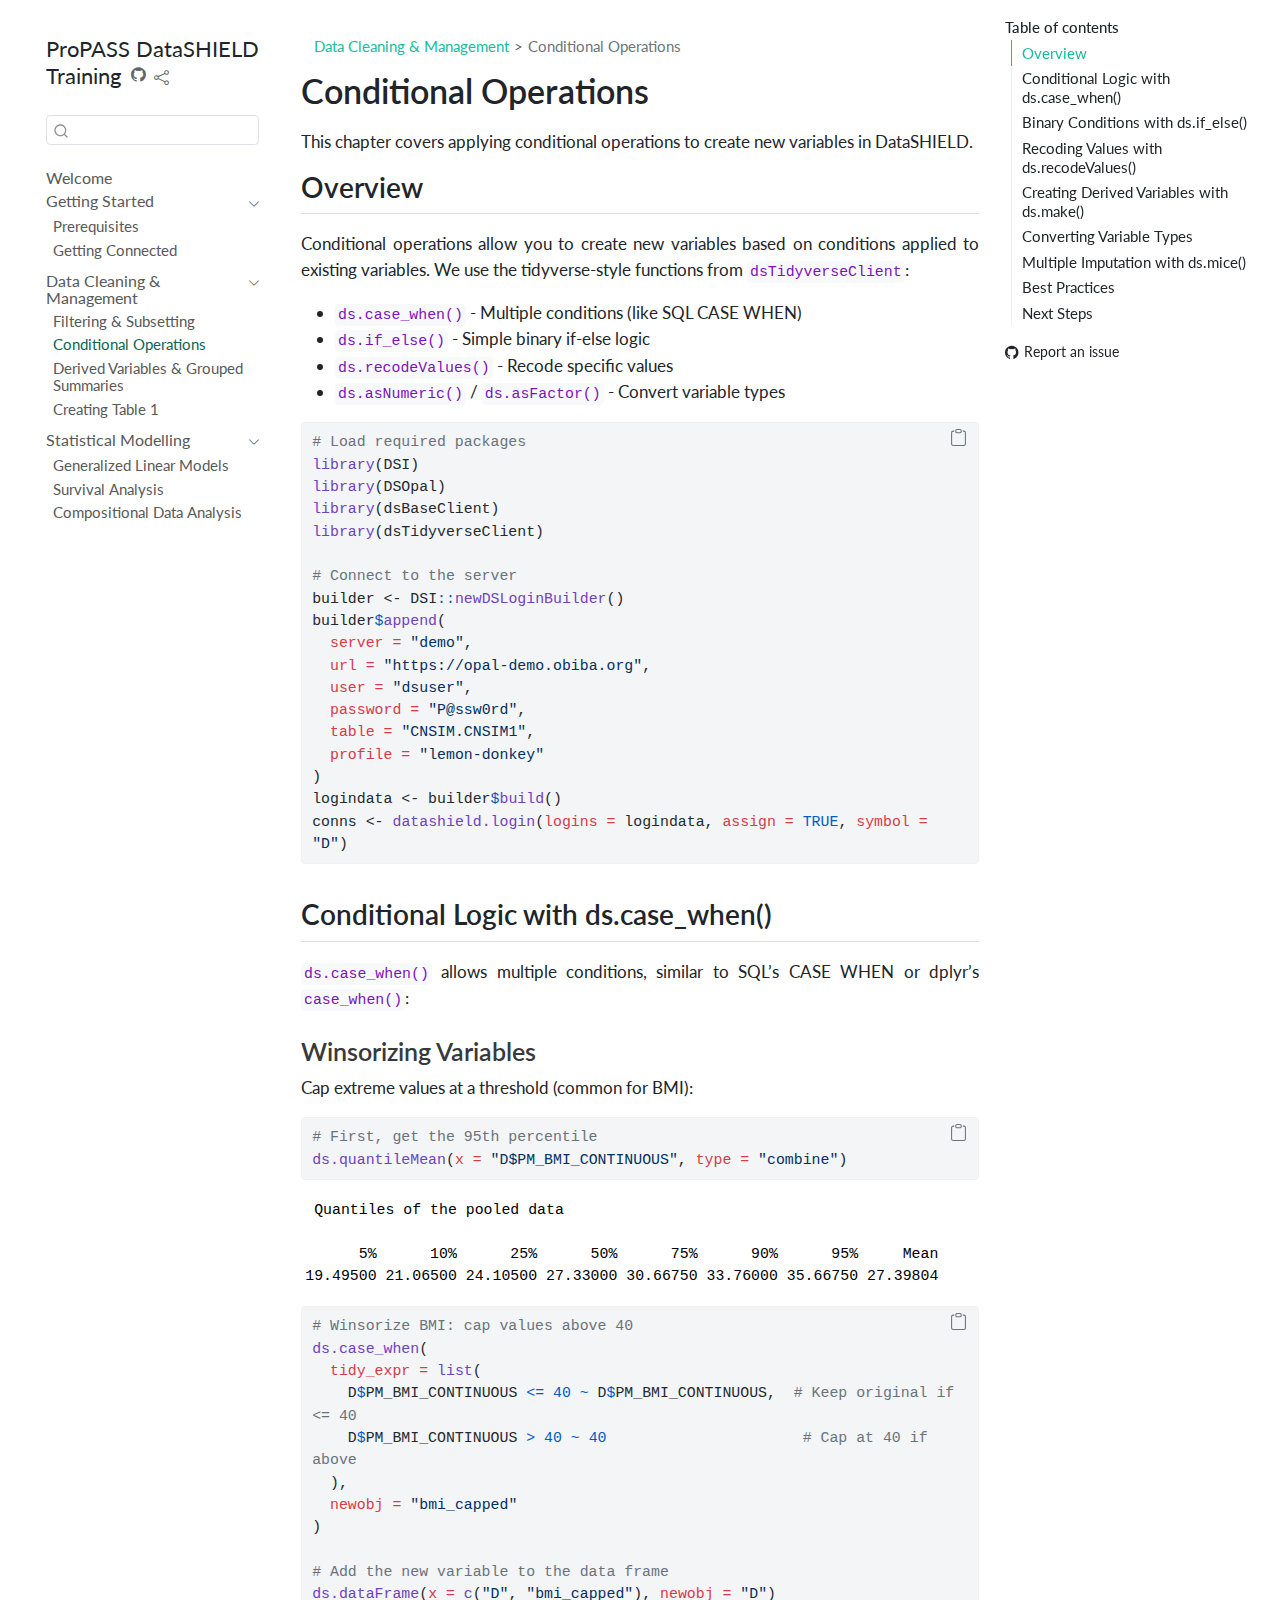
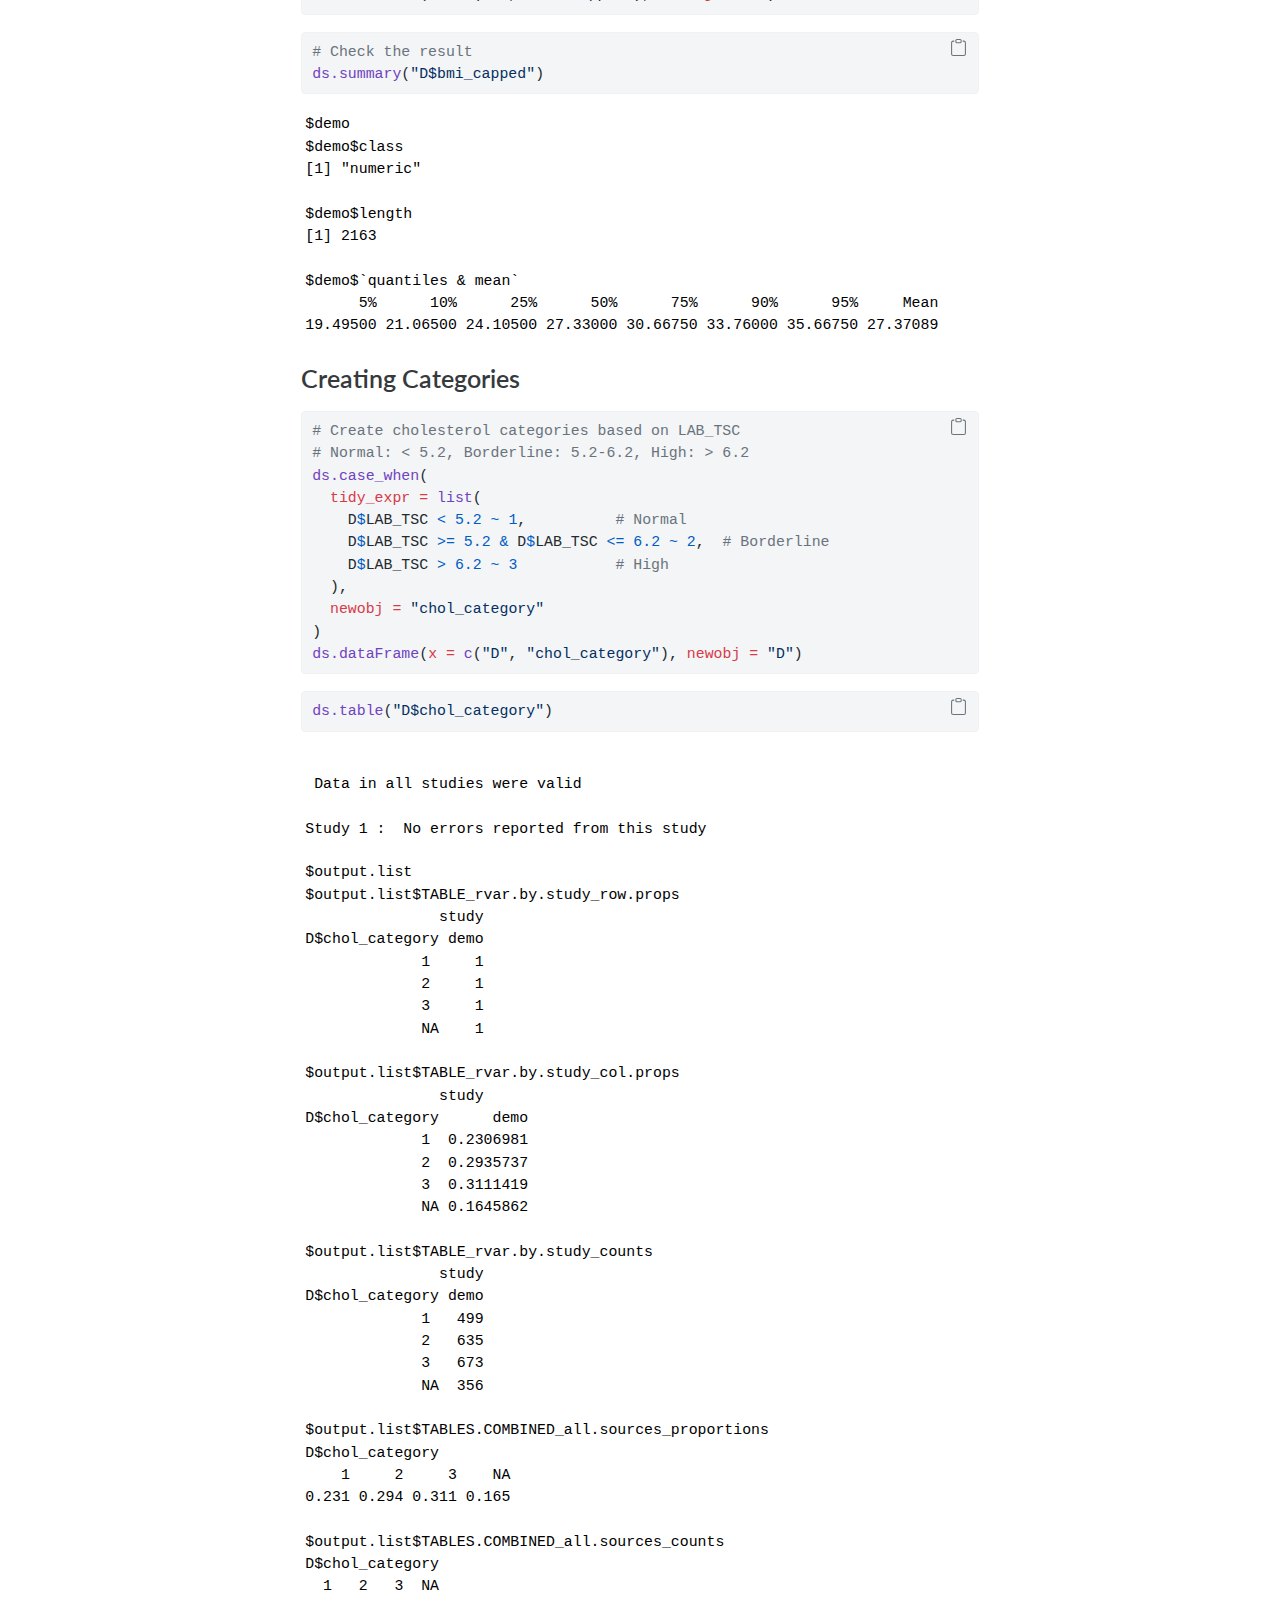
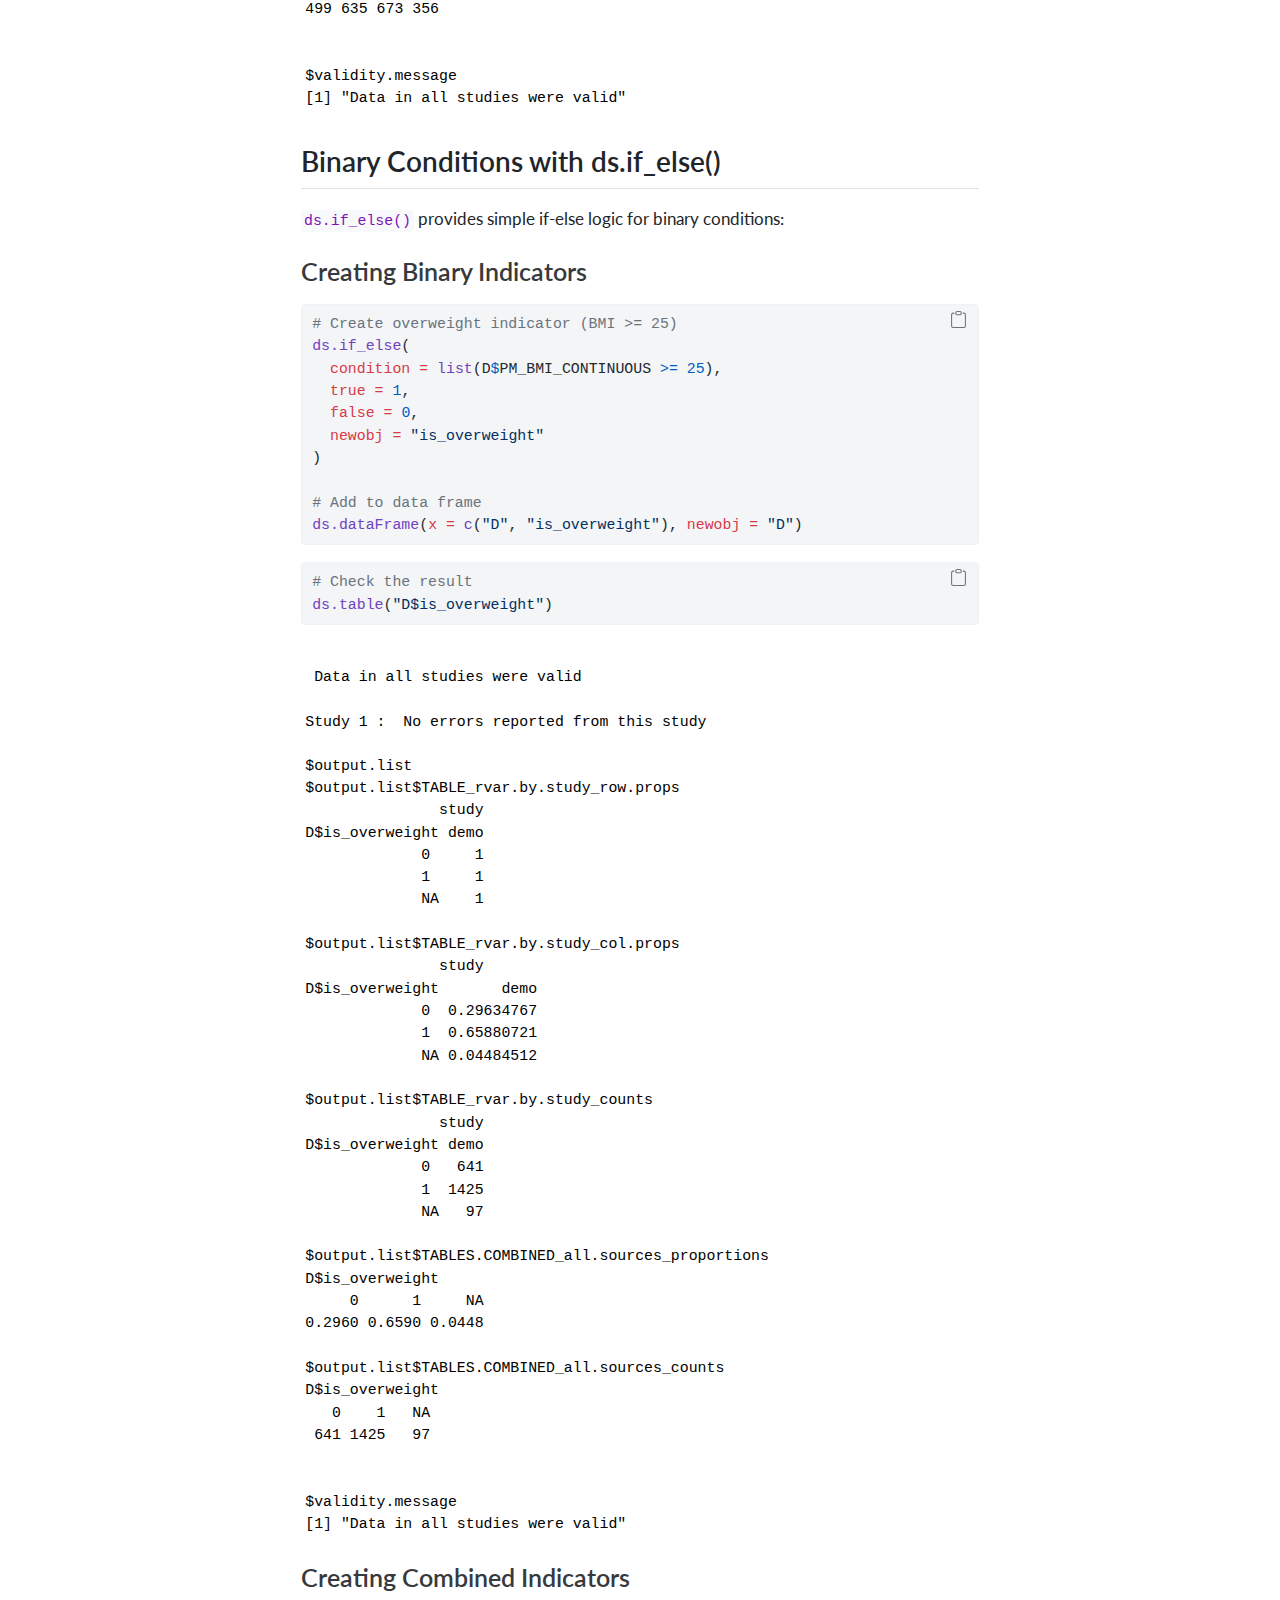
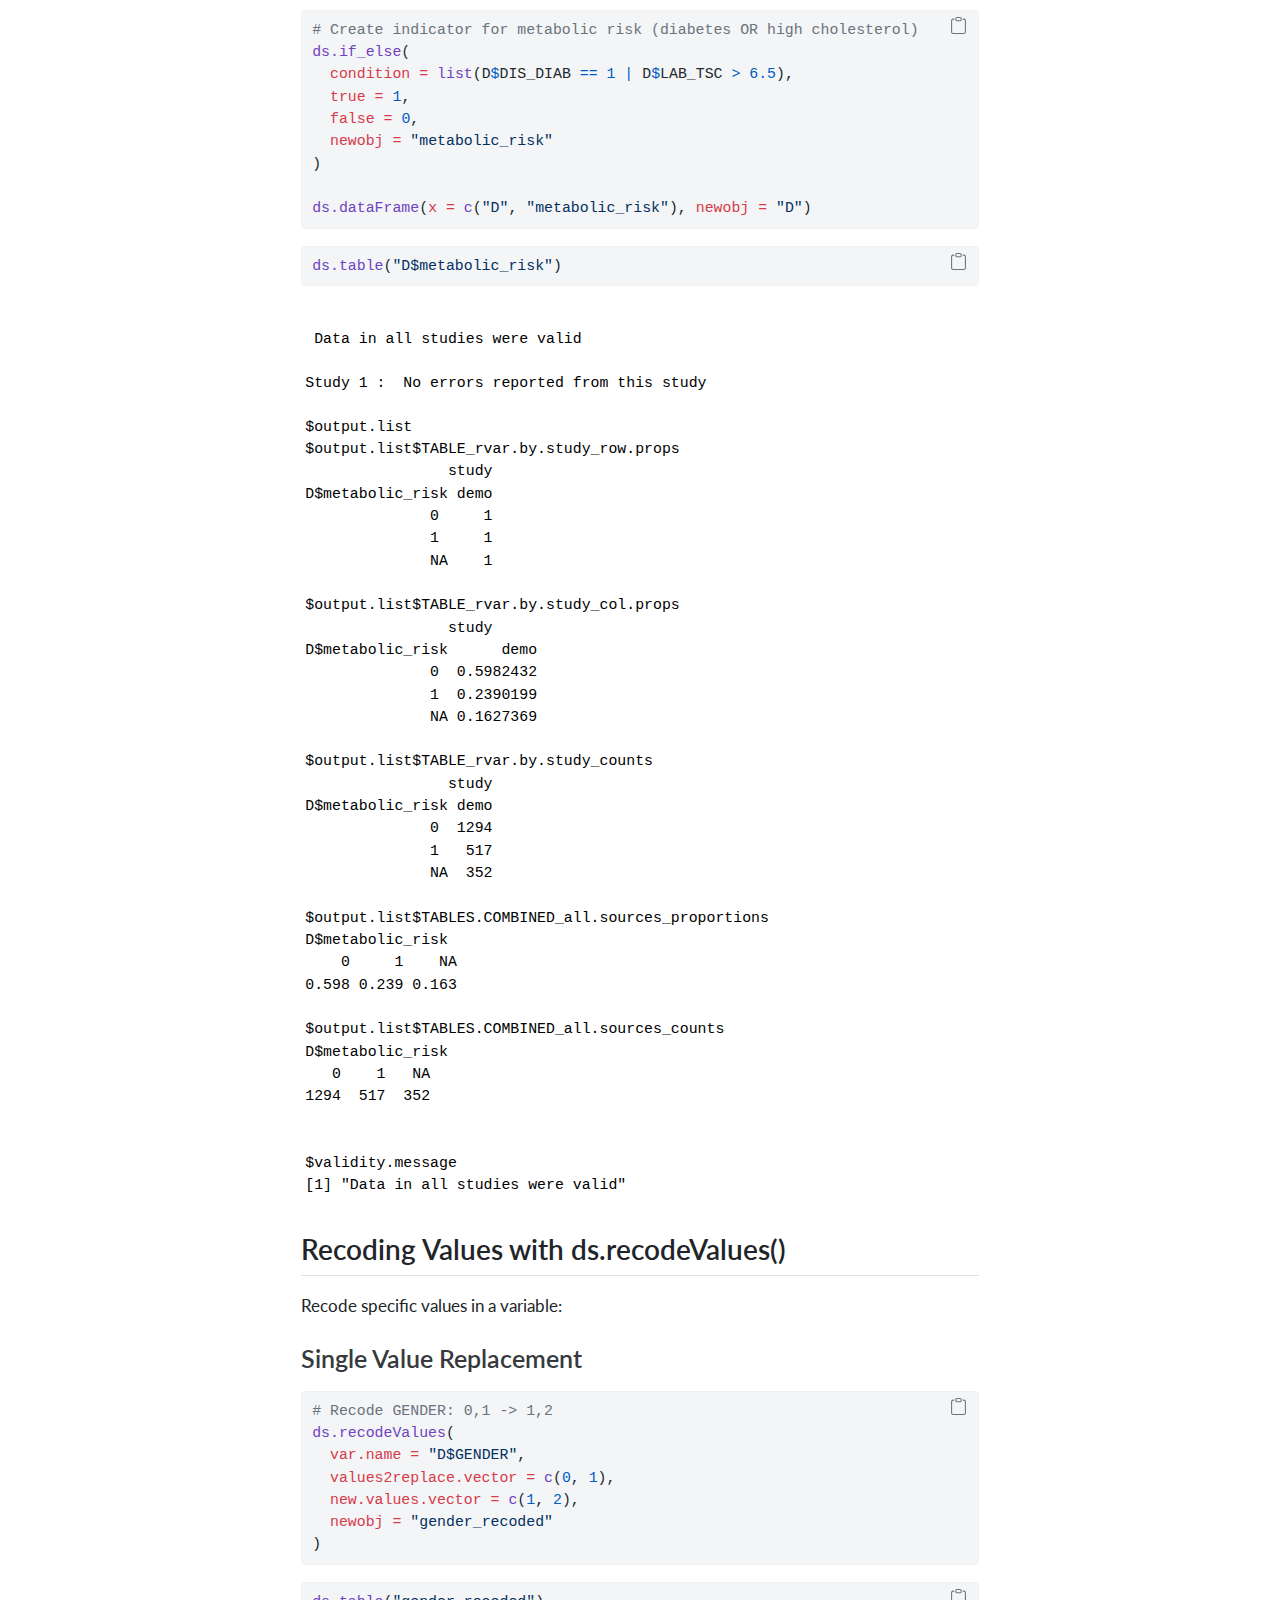
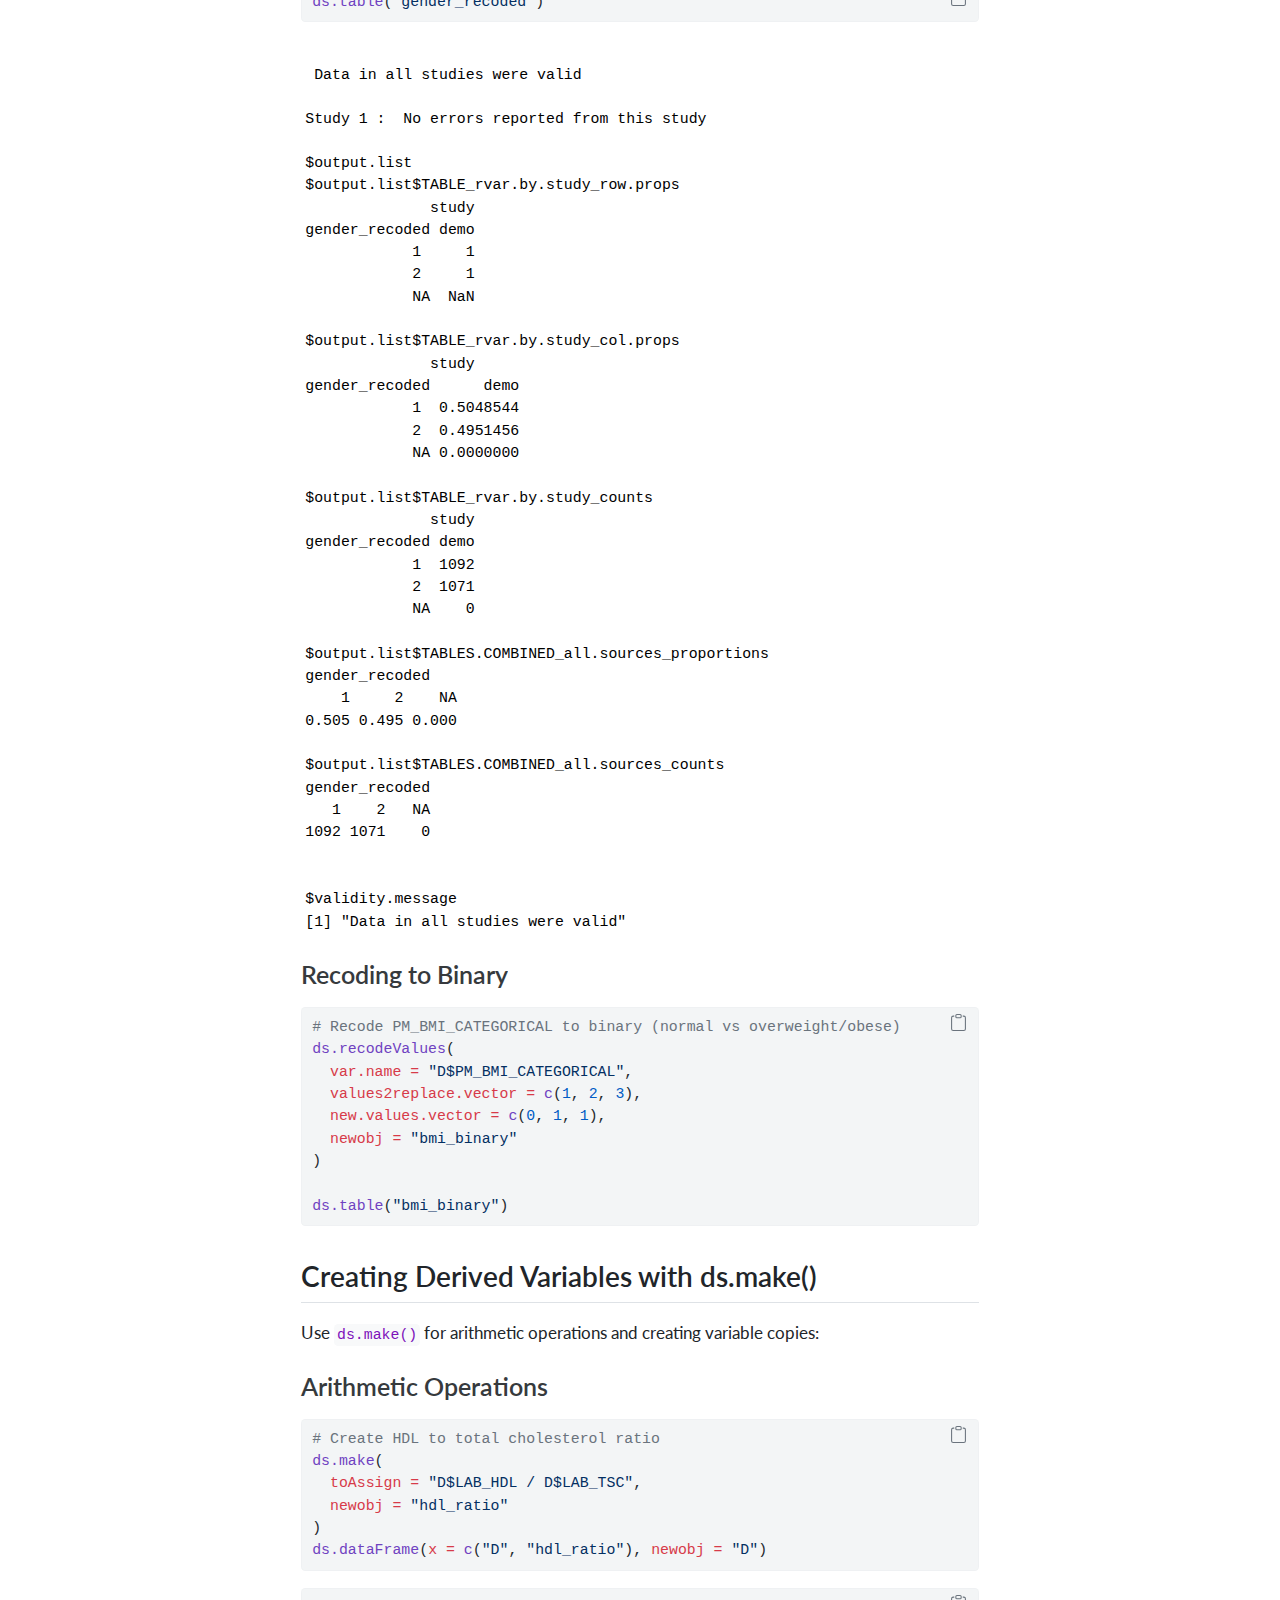
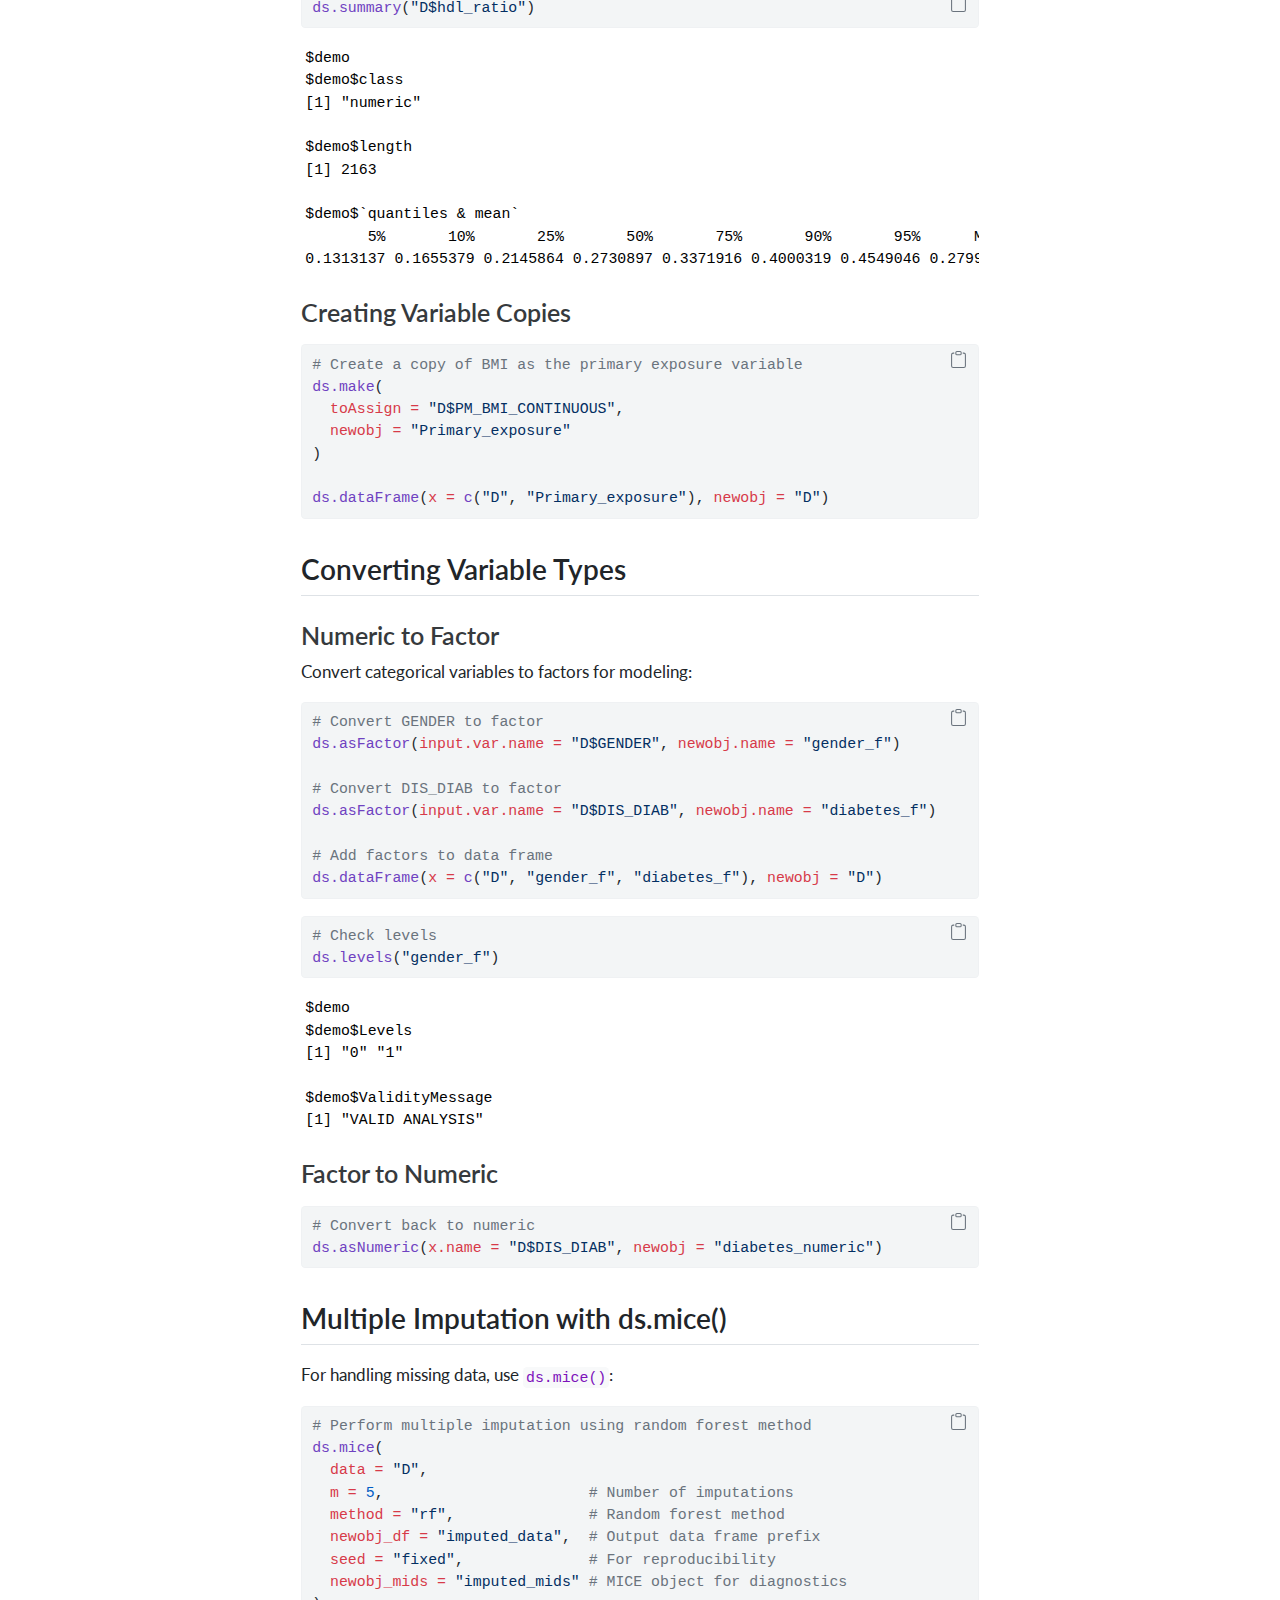
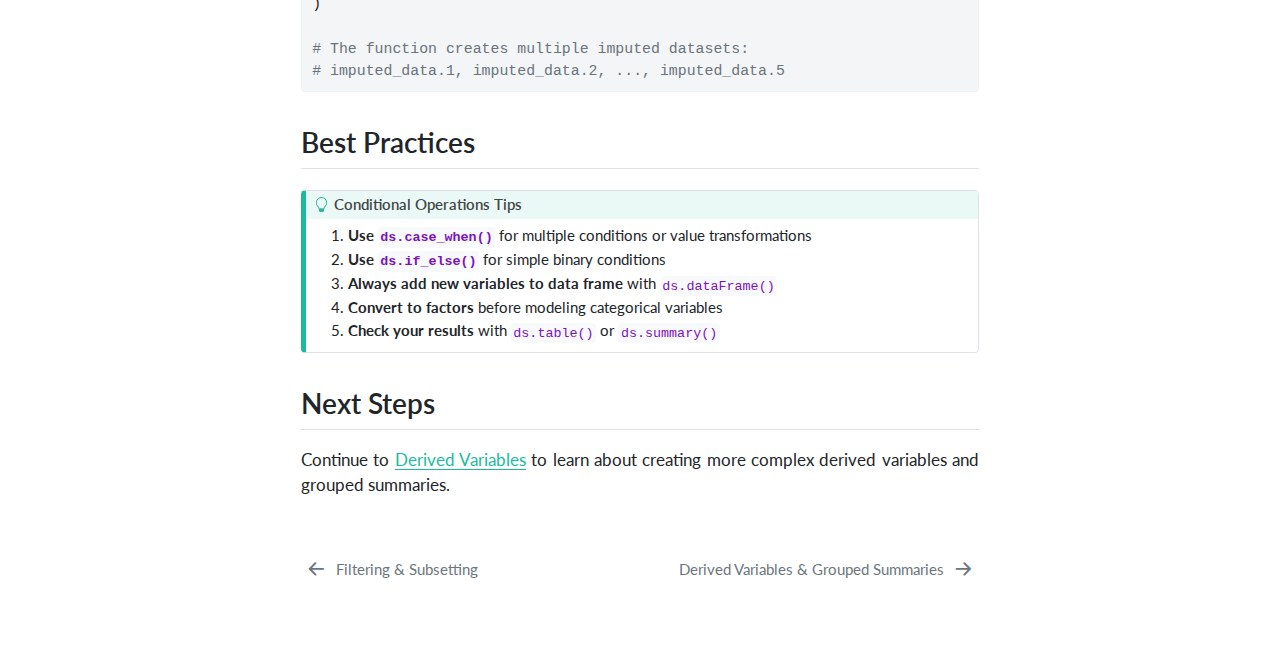
<file: docs/4-conditional-operations.html>
<!DOCTYPE html>
<html xmlns="http://www.w3.org/1999/xhtml" lang="en" xml:lang="en"><head>

<meta charset="utf-8">
<meta name="generator" content="quarto-1.5.54">

<meta name="viewport" content="width=device-width, initial-scale=1.0, user-scalable=yes">


<title>Conditional Operations – ProPASS DataSHIELD Training</title>
<style>
code{white-space: pre-wrap;}
span.smallcaps{font-variant: small-caps;}
div.columns{display: flex; gap: min(4vw, 1.5em);}
div.column{flex: auto; overflow-x: auto;}
div.hanging-indent{margin-left: 1.5em; text-indent: -1.5em;}
ul.task-list{list-style: none;}
ul.task-list li input[type="checkbox"] {
  width: 0.8em;
  margin: 0 0.8em 0.2em -1em; /* quarto-specific, see https://github.com/quarto-dev/quarto-cli/issues/4556 */ 
  vertical-align: middle;
}
/* CSS for syntax highlighting */
pre > code.sourceCode { white-space: pre; position: relative; }
pre > code.sourceCode > span { line-height: 1.25; }
pre > code.sourceCode > span:empty { height: 1.2em; }
.sourceCode { overflow: visible; }
code.sourceCode > span { color: inherit; text-decoration: inherit; }
div.sourceCode { margin: 1em 0; }
pre.sourceCode { margin: 0; }
@media screen {
div.sourceCode { overflow: auto; }
}
@media print {
pre > code.sourceCode { white-space: pre-wrap; }
pre > code.sourceCode > span { display: inline-block; text-indent: -5em; padding-left: 5em; }
}
pre.numberSource code
  { counter-reset: source-line 0; }
pre.numberSource code > span
  { position: relative; left: -4em; counter-increment: source-line; }
pre.numberSource code > span > a:first-child::before
  { content: counter(source-line);
    position: relative; left: -1em; text-align: right; vertical-align: baseline;
    border: none; display: inline-block;
    -webkit-touch-callout: none; -webkit-user-select: none;
    -khtml-user-select: none; -moz-user-select: none;
    -ms-user-select: none; user-select: none;
    padding: 0 4px; width: 4em;
  }
pre.numberSource { margin-left: 3em;  padding-left: 4px; }
div.sourceCode
  {   }
@media screen {
pre > code.sourceCode > span > a:first-child::before { text-decoration: underline; }
}
</style>


<script src="site_libs/quarto-nav/quarto-nav.js"></script>
<script src="site_libs/quarto-nav/headroom.min.js"></script>
<script src="site_libs/clipboard/clipboard.min.js"></script>
<script src="site_libs/quarto-search/autocomplete.umd.js"></script>
<script src="site_libs/quarto-search/fuse.min.js"></script>
<script src="site_libs/quarto-search/quarto-search.js"></script>
<meta name="quarto:offset" content="./">
<link href="./5-derived-variables.html" rel="next">
<link href="./3-filtering-subsetting.html" rel="prev">
<link href="./favicon.ico" rel="icon">
<script src="site_libs/quarto-html/quarto.js"></script>
<script src="site_libs/quarto-html/popper.min.js"></script>
<script src="site_libs/quarto-html/tippy.umd.min.js"></script>
<script src="site_libs/quarto-html/anchor.min.js"></script>
<link href="site_libs/quarto-html/tippy.css" rel="stylesheet">
<link href="site_libs/quarto-html/quarto-syntax-highlighting.css" rel="stylesheet" id="quarto-text-highlighting-styles">
<script src="site_libs/bootstrap/bootstrap.min.js"></script>
<link href="site_libs/bootstrap/bootstrap-icons.css" rel="stylesheet">
<link href="site_libs/bootstrap/bootstrap.min.css" rel="stylesheet" id="quarto-bootstrap" data-mode="light">
<script id="quarto-search-options" type="application/json">{
  "location": "sidebar",
  "copy-button": false,
  "collapse-after": 3,
  "panel-placement": "start",
  "type": "textbox",
  "limit": 50,
  "keyboard-shortcut": [
    "f",
    "/",
    "s"
  ],
  "show-item-context": false,
  "language": {
    "search-no-results-text": "No results",
    "search-matching-documents-text": "matching documents",
    "search-copy-link-title": "Copy link to search",
    "search-hide-matches-text": "Hide additional matches",
    "search-more-match-text": "more match in this document",
    "search-more-matches-text": "more matches in this document",
    "search-clear-button-title": "Clear",
    "search-text-placeholder": "",
    "search-detached-cancel-button-title": "Cancel",
    "search-submit-button-title": "Submit",
    "search-label": "Search"
  }
}</script>


</head>

<body class="nav-sidebar floating">

<div id="quarto-search-results"></div>
  <header id="quarto-header" class="headroom fixed-top">
  <nav class="quarto-secondary-nav">
    <div class="container-fluid d-flex">
      <button type="button" class="quarto-btn-toggle btn" data-bs-toggle="collapse" role="button" data-bs-target=".quarto-sidebar-collapse-item" aria-controls="quarto-sidebar" aria-expanded="false" aria-label="Toggle sidebar navigation" onclick="if (window.quartoToggleHeadroom) { window.quartoToggleHeadroom(); }">
        <i class="bi bi-layout-text-sidebar-reverse"></i>
      </button>
        <nav class="quarto-page-breadcrumbs" aria-label="breadcrumb"><ol class="breadcrumb"><li class="breadcrumb-item"><a href="./3-filtering-subsetting.html">Data Cleaning &amp; Management</a></li><li class="breadcrumb-item"><a href="./4-conditional-operations.html"><span class="chapter-title">Conditional Operations</span></a></li></ol></nav>
        <a class="flex-grow-1" role="navigation" data-bs-toggle="collapse" data-bs-target=".quarto-sidebar-collapse-item" aria-controls="quarto-sidebar" aria-expanded="false" aria-label="Toggle sidebar navigation" onclick="if (window.quartoToggleHeadroom) { window.quartoToggleHeadroom(); }">      
        </a>
      <button type="button" class="btn quarto-search-button" aria-label="Search" onclick="window.quartoOpenSearch();">
        <i class="bi bi-search"></i>
      </button>
    </div>
  </nav>
</header>
<!-- content -->
<div id="quarto-content" class="quarto-container page-columns page-rows-contents page-layout-article">
<!-- sidebar -->
  <nav id="quarto-sidebar" class="sidebar collapse collapse-horizontal quarto-sidebar-collapse-item sidebar-navigation floating overflow-auto">
    <div class="pt-lg-2 mt-2 text-left sidebar-header">
    <div class="sidebar-title mb-0 py-0">
      <a href="./">ProPASS DataSHIELD Training</a> 
        <div class="sidebar-tools-main">
    <a href="https://github.com/propass/propass-training" title="Source Code" class="quarto-navigation-tool px-1" aria-label="Source Code"><i class="bi bi-github"></i></a>
    <div class="dropdown">
      <a href="" title="Share" id="quarto-navigation-tool-dropdown-0" class="quarto-navigation-tool dropdown-toggle px-1" data-bs-toggle="dropdown" aria-expanded="false" role="link" aria-label="Share"><i class="bi bi-share"></i></a>
      <ul class="dropdown-menu" aria-labelledby="quarto-navigation-tool-dropdown-0">
          <li>
            <a class="dropdown-item sidebar-tools-main-item" href="https://twitter.com/intent/tweet?url=|url|">
              <i class="bi bi-twitter pe-1"></i>
            Twitter
            </a>
          </li>
          <li>
            <a class="dropdown-item sidebar-tools-main-item" href="https://www.linkedin.com/sharing/share-offsite/?url=|url|">
              <i class="bi bi-linkedin pe-1"></i>
            LinkedIn
            </a>
          </li>
      </ul>
    </div>
</div>
    </div>
      </div>
        <div class="mt-2 flex-shrink-0 align-items-center">
        <div class="sidebar-search">
        <div id="quarto-search" class="" title="Search"></div>
        </div>
        </div>
    <div class="sidebar-menu-container"> 
    <ul class="list-unstyled mt-1">
        <li class="sidebar-item">
  <div class="sidebar-item-container"> 
  <a href="./index.html" class="sidebar-item-text sidebar-link"><span class="chapter-title">Welcome</span></a>
  </div>
</li>
        <li class="sidebar-item sidebar-item-section">
      <div class="sidebar-item-container"> 
            <a class="sidebar-item-text sidebar-link text-start" data-bs-toggle="collapse" data-bs-target="#quarto-sidebar-section-1" role="navigation" aria-expanded="true">
 <span class="menu-text">Getting Started</span></a>
          <a class="sidebar-item-toggle text-start" data-bs-toggle="collapse" data-bs-target="#quarto-sidebar-section-1" role="navigation" aria-expanded="true" aria-label="Toggle section">
            <i class="bi bi-chevron-right ms-2"></i>
          </a> 
      </div>
      <ul id="quarto-sidebar-section-1" class="collapse list-unstyled sidebar-section depth1 show">  
          <li class="sidebar-item">
  <div class="sidebar-item-container"> 
  <a href="./1-prerequisites.html" class="sidebar-item-text sidebar-link"><span class="chapter-title">Prerequisites</span></a>
  </div>
</li>
          <li class="sidebar-item">
  <div class="sidebar-item-container"> 
  <a href="./2-getting-connected.html" class="sidebar-item-text sidebar-link"><span class="chapter-title">Getting Connected</span></a>
  </div>
</li>
      </ul>
  </li>
        <li class="sidebar-item sidebar-item-section">
      <div class="sidebar-item-container"> 
            <a class="sidebar-item-text sidebar-link text-start" data-bs-toggle="collapse" data-bs-target="#quarto-sidebar-section-2" role="navigation" aria-expanded="true">
 <span class="menu-text">Data Cleaning &amp; Management</span></a>
          <a class="sidebar-item-toggle text-start" data-bs-toggle="collapse" data-bs-target="#quarto-sidebar-section-2" role="navigation" aria-expanded="true" aria-label="Toggle section">
            <i class="bi bi-chevron-right ms-2"></i>
          </a> 
      </div>
      <ul id="quarto-sidebar-section-2" class="collapse list-unstyled sidebar-section depth1 show">  
          <li class="sidebar-item">
  <div class="sidebar-item-container"> 
  <a href="./3-filtering-subsetting.html" class="sidebar-item-text sidebar-link"><span class="chapter-title">Filtering &amp; Subsetting</span></a>
  </div>
</li>
          <li class="sidebar-item">
  <div class="sidebar-item-container"> 
  <a href="./4-conditional-operations.html" class="sidebar-item-text sidebar-link active"><span class="chapter-title">Conditional Operations</span></a>
  </div>
</li>
          <li class="sidebar-item">
  <div class="sidebar-item-container"> 
  <a href="./5-derived-variables.html" class="sidebar-item-text sidebar-link"><span class="chapter-title">Derived Variables &amp; Grouped Summaries</span></a>
  </div>
</li>
          <li class="sidebar-item">
  <div class="sidebar-item-container"> 
  <a href="./6-table-one.html" class="sidebar-item-text sidebar-link"><span class="chapter-title">Creating Table 1</span></a>
  </div>
</li>
      </ul>
  </li>
        <li class="sidebar-item sidebar-item-section">
      <div class="sidebar-item-container"> 
            <a class="sidebar-item-text sidebar-link text-start" data-bs-toggle="collapse" data-bs-target="#quarto-sidebar-section-3" role="navigation" aria-expanded="true">
 <span class="menu-text">Statistical Modelling</span></a>
          <a class="sidebar-item-toggle text-start" data-bs-toggle="collapse" data-bs-target="#quarto-sidebar-section-3" role="navigation" aria-expanded="true" aria-label="Toggle section">
            <i class="bi bi-chevron-right ms-2"></i>
          </a> 
      </div>
      <ul id="quarto-sidebar-section-3" class="collapse list-unstyled sidebar-section depth1 show">  
          <li class="sidebar-item">
  <div class="sidebar-item-container"> 
  <a href="./7-glm-models.html" class="sidebar-item-text sidebar-link"><span class="chapter-title">Generalized Linear Models</span></a>
  </div>
</li>
          <li class="sidebar-item">
  <div class="sidebar-item-container"> 
  <a href="./8-survival-analysis.html" class="sidebar-item-text sidebar-link"><span class="chapter-title">Survival Analysis</span></a>
  </div>
</li>
          <li class="sidebar-item">
  <div class="sidebar-item-container"> 
  <a href="./9-coda-analysis.html" class="sidebar-item-text sidebar-link"><span class="chapter-title">Compositional Data Analysis</span></a>
  </div>
</li>
      </ul>
  </li>
    </ul>
    </div>
</nav>
<div id="quarto-sidebar-glass" class="quarto-sidebar-collapse-item" data-bs-toggle="collapse" data-bs-target=".quarto-sidebar-collapse-item"></div>
<!-- margin-sidebar -->
    <div id="quarto-margin-sidebar" class="sidebar margin-sidebar">
        <nav id="TOC" role="doc-toc" class="toc-active">
    <h2 id="toc-title">Table of contents</h2>
   
  <ul>
  <li><a href="#overview" id="toc-overview" class="nav-link active" data-scroll-target="#overview">Overview</a></li>
  <li><a href="#conditional-logic-with-ds.case_when" id="toc-conditional-logic-with-ds.case_when" class="nav-link" data-scroll-target="#conditional-logic-with-ds.case_when">Conditional Logic with ds.case_when()</a>
  <ul class="collapse">
  <li><a href="#winsorizing-variables" id="toc-winsorizing-variables" class="nav-link" data-scroll-target="#winsorizing-variables">Winsorizing Variables</a></li>
  <li><a href="#creating-categories" id="toc-creating-categories" class="nav-link" data-scroll-target="#creating-categories">Creating Categories</a></li>
  </ul></li>
  <li><a href="#binary-conditions-with-ds.if_else" id="toc-binary-conditions-with-ds.if_else" class="nav-link" data-scroll-target="#binary-conditions-with-ds.if_else">Binary Conditions with ds.if_else()</a>
  <ul class="collapse">
  <li><a href="#creating-binary-indicators" id="toc-creating-binary-indicators" class="nav-link" data-scroll-target="#creating-binary-indicators">Creating Binary Indicators</a></li>
  <li><a href="#creating-combined-indicators" id="toc-creating-combined-indicators" class="nav-link" data-scroll-target="#creating-combined-indicators">Creating Combined Indicators</a></li>
  </ul></li>
  <li><a href="#recoding-values-with-ds.recodevalues" id="toc-recoding-values-with-ds.recodevalues" class="nav-link" data-scroll-target="#recoding-values-with-ds.recodevalues">Recoding Values with ds.recodeValues()</a>
  <ul class="collapse">
  <li><a href="#single-value-replacement" id="toc-single-value-replacement" class="nav-link" data-scroll-target="#single-value-replacement">Single Value Replacement</a></li>
  <li><a href="#recoding-to-binary" id="toc-recoding-to-binary" class="nav-link" data-scroll-target="#recoding-to-binary">Recoding to Binary</a></li>
  </ul></li>
  <li><a href="#creating-derived-variables-with-ds.make" id="toc-creating-derived-variables-with-ds.make" class="nav-link" data-scroll-target="#creating-derived-variables-with-ds.make">Creating Derived Variables with ds.make()</a>
  <ul class="collapse">
  <li><a href="#arithmetic-operations" id="toc-arithmetic-operations" class="nav-link" data-scroll-target="#arithmetic-operations">Arithmetic Operations</a></li>
  <li><a href="#creating-variable-copies" id="toc-creating-variable-copies" class="nav-link" data-scroll-target="#creating-variable-copies">Creating Variable Copies</a></li>
  </ul></li>
  <li><a href="#converting-variable-types" id="toc-converting-variable-types" class="nav-link" data-scroll-target="#converting-variable-types">Converting Variable Types</a>
  <ul class="collapse">
  <li><a href="#numeric-to-factor" id="toc-numeric-to-factor" class="nav-link" data-scroll-target="#numeric-to-factor">Numeric to Factor</a></li>
  <li><a href="#factor-to-numeric" id="toc-factor-to-numeric" class="nav-link" data-scroll-target="#factor-to-numeric">Factor to Numeric</a></li>
  </ul></li>
  <li><a href="#multiple-imputation-with-ds.mice" id="toc-multiple-imputation-with-ds.mice" class="nav-link" data-scroll-target="#multiple-imputation-with-ds.mice">Multiple Imputation with ds.mice()</a></li>
  <li><a href="#best-practices" id="toc-best-practices" class="nav-link" data-scroll-target="#best-practices">Best Practices</a></li>
  <li><a href="#next-steps" id="toc-next-steps" class="nav-link" data-scroll-target="#next-steps">Next Steps</a></li>
  </ul>
<div class="toc-actions"><ul><li><a href="https://github.com/propass/propass-training/issues/new" class="toc-action"><i class="bi bi-github"></i>Report an issue</a></li></ul></div></nav>
    </div>
<!-- main -->
<main class="content" id="quarto-document-content">

<header id="title-block-header" class="quarto-title-block default"><nav class="quarto-page-breadcrumbs quarto-title-breadcrumbs d-none d-lg-block" aria-label="breadcrumb"><ol class="breadcrumb"><li class="breadcrumb-item"><a href="./3-filtering-subsetting.html">Data Cleaning &amp; Management</a></li><li class="breadcrumb-item"><a href="./4-conditional-operations.html"><span class="chapter-title">Conditional Operations</span></a></li></ol></nav>
<div class="quarto-title">
<h1 class="title"><span class="chapter-title">Conditional Operations</span></h1>
</div>



<div class="quarto-title-meta">

    
  
    
  </div>
  


</header>


<div class="cell">
<style type="text/css">
p {
  text-align: justify
}
</style>
</div>
<p>This chapter covers applying conditional operations to create new variables in DataSHIELD.</p>
<section id="overview" class="level2">
<h2 class="anchored" data-anchor-id="overview">Overview</h2>
<p>Conditional operations allow you to create new variables based on conditions applied to existing variables. We use the tidyverse-style functions from <code>dsTidyverseClient</code>:</p>
<ul>
<li><code>ds.case_when()</code> - Multiple conditions (like SQL CASE WHEN)</li>
<li><code>ds.if_else()</code> - Simple binary if-else logic</li>
<li><code>ds.recodeValues()</code> - Recode specific values</li>
<li><code>ds.asNumeric()</code> / <code>ds.asFactor()</code> - Convert variable types</li>
</ul>
<div class="cell">
<div class="sourceCode cell-code" id="cb1"><pre class="sourceCode r code-with-copy"><code class="sourceCode r"><span id="cb1-1"><a href="#cb1-1" aria-hidden="true" tabindex="-1"></a><span class="co"># Load required packages</span></span>
<span id="cb1-2"><a href="#cb1-2" aria-hidden="true" tabindex="-1"></a><span class="fu">library</span>(DSI)</span>
<span id="cb1-3"><a href="#cb1-3" aria-hidden="true" tabindex="-1"></a><span class="fu">library</span>(DSOpal)</span>
<span id="cb1-4"><a href="#cb1-4" aria-hidden="true" tabindex="-1"></a><span class="fu">library</span>(dsBaseClient)</span>
<span id="cb1-5"><a href="#cb1-5" aria-hidden="true" tabindex="-1"></a><span class="fu">library</span>(dsTidyverseClient)</span>
<span id="cb1-6"><a href="#cb1-6" aria-hidden="true" tabindex="-1"></a></span>
<span id="cb1-7"><a href="#cb1-7" aria-hidden="true" tabindex="-1"></a><span class="co"># Connect to the server</span></span>
<span id="cb1-8"><a href="#cb1-8" aria-hidden="true" tabindex="-1"></a>builder <span class="ot">&lt;-</span> DSI<span class="sc">::</span><span class="fu">newDSLoginBuilder</span>()</span>
<span id="cb1-9"><a href="#cb1-9" aria-hidden="true" tabindex="-1"></a>builder<span class="sc">$</span><span class="fu">append</span>(</span>
<span id="cb1-10"><a href="#cb1-10" aria-hidden="true" tabindex="-1"></a>  <span class="at">server =</span> <span class="st">"demo"</span>,</span>
<span id="cb1-11"><a href="#cb1-11" aria-hidden="true" tabindex="-1"></a>  <span class="at">url =</span> <span class="st">"https://opal-demo.obiba.org"</span>,</span>
<span id="cb1-12"><a href="#cb1-12" aria-hidden="true" tabindex="-1"></a>  <span class="at">user =</span> <span class="st">"dsuser"</span>,</span>
<span id="cb1-13"><a href="#cb1-13" aria-hidden="true" tabindex="-1"></a>  <span class="at">password =</span> <span class="st">"P@ssw0rd"</span>,</span>
<span id="cb1-14"><a href="#cb1-14" aria-hidden="true" tabindex="-1"></a>  <span class="at">table =</span> <span class="st">"CNSIM.CNSIM1"</span>,</span>
<span id="cb1-15"><a href="#cb1-15" aria-hidden="true" tabindex="-1"></a>  <span class="at">profile =</span> <span class="st">"lemon-donkey"</span></span>
<span id="cb1-16"><a href="#cb1-16" aria-hidden="true" tabindex="-1"></a>)</span>
<span id="cb1-17"><a href="#cb1-17" aria-hidden="true" tabindex="-1"></a>logindata <span class="ot">&lt;-</span> builder<span class="sc">$</span><span class="fu">build</span>()</span>
<span id="cb1-18"><a href="#cb1-18" aria-hidden="true" tabindex="-1"></a>conns <span class="ot">&lt;-</span> <span class="fu">datashield.login</span>(<span class="at">logins =</span> logindata, <span class="at">assign =</span> <span class="cn">TRUE</span>, <span class="at">symbol =</span> <span class="st">"D"</span>)</span></code><button title="Copy to Clipboard" class="code-copy-button"><i class="bi"></i></button></pre></div>
</div>
</section>
<section id="conditional-logic-with-ds.case_when" class="level2">
<h2 class="anchored" data-anchor-id="conditional-logic-with-ds.case_when">Conditional Logic with ds.case_when()</h2>
<p><code>ds.case_when()</code> allows multiple conditions, similar to SQL’s CASE WHEN or dplyr’s <code>case_when()</code>:</p>
<section id="winsorizing-variables" class="level3">
<h3 class="anchored" data-anchor-id="winsorizing-variables">Winsorizing Variables</h3>
<p>Cap extreme values at a threshold (common for BMI):</p>
<div class="cell">
<div class="sourceCode cell-code" id="cb2"><pre class="sourceCode r code-with-copy"><code class="sourceCode r"><span id="cb2-1"><a href="#cb2-1" aria-hidden="true" tabindex="-1"></a><span class="co"># First, get the 95th percentile</span></span>
<span id="cb2-2"><a href="#cb2-2" aria-hidden="true" tabindex="-1"></a><span class="fu">ds.quantileMean</span>(<span class="at">x =</span> <span class="st">"D$PM_BMI_CONTINUOUS"</span>, <span class="at">type =</span> <span class="st">"combine"</span>)</span></code><button title="Copy to Clipboard" class="code-copy-button"><i class="bi"></i></button></pre></div>
<div class="cell-output cell-output-stderr">
<pre><code> Quantiles of the pooled data</code></pre>
</div>
<div class="cell-output cell-output-stdout">
<pre><code>      5%      10%      25%      50%      75%      90%      95%     Mean 
19.49500 21.06500 24.10500 27.33000 30.66750 33.76000 35.66750 27.39804 </code></pre>
</div>
</div>
<div class="cell">
<div class="sourceCode cell-code" id="cb5"><pre class="sourceCode r code-with-copy"><code class="sourceCode r"><span id="cb5-1"><a href="#cb5-1" aria-hidden="true" tabindex="-1"></a><span class="co"># Winsorize BMI: cap values above 40</span></span>
<span id="cb5-2"><a href="#cb5-2" aria-hidden="true" tabindex="-1"></a><span class="fu">ds.case_when</span>(</span>
<span id="cb5-3"><a href="#cb5-3" aria-hidden="true" tabindex="-1"></a>  <span class="at">tidy_expr =</span> <span class="fu">list</span>(</span>
<span id="cb5-4"><a href="#cb5-4" aria-hidden="true" tabindex="-1"></a>    D<span class="sc">$</span>PM_BMI_CONTINUOUS <span class="sc">&lt;=</span> <span class="dv">40</span> <span class="sc">~</span> D<span class="sc">$</span>PM_BMI_CONTINUOUS,  <span class="co"># Keep original if &lt;= 40</span></span>
<span id="cb5-5"><a href="#cb5-5" aria-hidden="true" tabindex="-1"></a>    D<span class="sc">$</span>PM_BMI_CONTINUOUS <span class="sc">&gt;</span> <span class="dv">40</span> <span class="sc">~</span> <span class="dv">40</span>                      <span class="co"># Cap at 40 if above</span></span>
<span id="cb5-6"><a href="#cb5-6" aria-hidden="true" tabindex="-1"></a>  ),</span>
<span id="cb5-7"><a href="#cb5-7" aria-hidden="true" tabindex="-1"></a>  <span class="at">newobj =</span> <span class="st">"bmi_capped"</span></span>
<span id="cb5-8"><a href="#cb5-8" aria-hidden="true" tabindex="-1"></a>)</span>
<span id="cb5-9"><a href="#cb5-9" aria-hidden="true" tabindex="-1"></a></span>
<span id="cb5-10"><a href="#cb5-10" aria-hidden="true" tabindex="-1"></a><span class="co"># Add the new variable to the data frame</span></span>
<span id="cb5-11"><a href="#cb5-11" aria-hidden="true" tabindex="-1"></a><span class="fu">ds.dataFrame</span>(<span class="at">x =</span> <span class="fu">c</span>(<span class="st">"D"</span>, <span class="st">"bmi_capped"</span>), <span class="at">newobj =</span> <span class="st">"D"</span>)</span></code><button title="Copy to Clipboard" class="code-copy-button"><i class="bi"></i></button></pre></div>
</div>
<div class="cell">
<div class="sourceCode cell-code" id="cb6"><pre class="sourceCode r code-with-copy"><code class="sourceCode r"><span id="cb6-1"><a href="#cb6-1" aria-hidden="true" tabindex="-1"></a><span class="co"># Check the result</span></span>
<span id="cb6-2"><a href="#cb6-2" aria-hidden="true" tabindex="-1"></a><span class="fu">ds.summary</span>(<span class="st">"D$bmi_capped"</span>)</span></code><button title="Copy to Clipboard" class="code-copy-button"><i class="bi"></i></button></pre></div>
<div class="cell-output cell-output-stdout">
<pre><code>$demo
$demo$class
[1] "numeric"

$demo$length
[1] 2163

$demo$`quantiles &amp; mean`
      5%      10%      25%      50%      75%      90%      95%     Mean 
19.49500 21.06500 24.10500 27.33000 30.66750 33.76000 35.66750 27.37089 </code></pre>
</div>
</div>
</section>
<section id="creating-categories" class="level3">
<h3 class="anchored" data-anchor-id="creating-categories">Creating Categories</h3>
<div class="cell">
<div class="sourceCode cell-code" id="cb8"><pre class="sourceCode r code-with-copy"><code class="sourceCode r"><span id="cb8-1"><a href="#cb8-1" aria-hidden="true" tabindex="-1"></a><span class="co"># Create cholesterol categories based on LAB_TSC</span></span>
<span id="cb8-2"><a href="#cb8-2" aria-hidden="true" tabindex="-1"></a><span class="co"># Normal: &lt; 5.2, Borderline: 5.2-6.2, High: &gt; 6.2</span></span>
<span id="cb8-3"><a href="#cb8-3" aria-hidden="true" tabindex="-1"></a><span class="fu">ds.case_when</span>(</span>
<span id="cb8-4"><a href="#cb8-4" aria-hidden="true" tabindex="-1"></a>  <span class="at">tidy_expr =</span> <span class="fu">list</span>(</span>
<span id="cb8-5"><a href="#cb8-5" aria-hidden="true" tabindex="-1"></a>    D<span class="sc">$</span>LAB_TSC <span class="sc">&lt;</span> <span class="fl">5.2</span> <span class="sc">~</span> <span class="dv">1</span>,          <span class="co"># Normal</span></span>
<span id="cb8-6"><a href="#cb8-6" aria-hidden="true" tabindex="-1"></a>    D<span class="sc">$</span>LAB_TSC <span class="sc">&gt;=</span> <span class="fl">5.2</span> <span class="sc">&amp;</span> D<span class="sc">$</span>LAB_TSC <span class="sc">&lt;=</span> <span class="fl">6.2</span> <span class="sc">~</span> <span class="dv">2</span>,  <span class="co"># Borderline</span></span>
<span id="cb8-7"><a href="#cb8-7" aria-hidden="true" tabindex="-1"></a>    D<span class="sc">$</span>LAB_TSC <span class="sc">&gt;</span> <span class="fl">6.2</span> <span class="sc">~</span> <span class="dv">3</span>           <span class="co"># High</span></span>
<span id="cb8-8"><a href="#cb8-8" aria-hidden="true" tabindex="-1"></a>  ),</span>
<span id="cb8-9"><a href="#cb8-9" aria-hidden="true" tabindex="-1"></a>  <span class="at">newobj =</span> <span class="st">"chol_category"</span></span>
<span id="cb8-10"><a href="#cb8-10" aria-hidden="true" tabindex="-1"></a>)</span>
<span id="cb8-11"><a href="#cb8-11" aria-hidden="true" tabindex="-1"></a><span class="fu">ds.dataFrame</span>(<span class="at">x =</span> <span class="fu">c</span>(<span class="st">"D"</span>, <span class="st">"chol_category"</span>), <span class="at">newobj =</span> <span class="st">"D"</span>)</span></code><button title="Copy to Clipboard" class="code-copy-button"><i class="bi"></i></button></pre></div>
</div>
<div class="cell">
<div class="sourceCode cell-code" id="cb9"><pre class="sourceCode r code-with-copy"><code class="sourceCode r"><span id="cb9-1"><a href="#cb9-1" aria-hidden="true" tabindex="-1"></a><span class="fu">ds.table</span>(<span class="st">"D$chol_category"</span>)</span></code><button title="Copy to Clipboard" class="code-copy-button"><i class="bi"></i></button></pre></div>
<div class="cell-output cell-output-stdout">
<pre><code>
 Data in all studies were valid 

Study 1 :  No errors reported from this study</code></pre>
</div>
<div class="cell-output cell-output-stdout">
<pre><code>$output.list
$output.list$TABLE_rvar.by.study_row.props
               study
D$chol_category demo
             1     1
             2     1
             3     1
             NA    1

$output.list$TABLE_rvar.by.study_col.props
               study
D$chol_category      demo
             1  0.2306981
             2  0.2935737
             3  0.3111419
             NA 0.1645862

$output.list$TABLE_rvar.by.study_counts
               study
D$chol_category demo
             1   499
             2   635
             3   673
             NA  356

$output.list$TABLES.COMBINED_all.sources_proportions
D$chol_category
    1     2     3    NA 
0.231 0.294 0.311 0.165 

$output.list$TABLES.COMBINED_all.sources_counts
D$chol_category
  1   2   3  NA 
499 635 673 356 


$validity.message
[1] "Data in all studies were valid"</code></pre>
</div>
</div>
</section>
</section>
<section id="binary-conditions-with-ds.if_else" class="level2">
<h2 class="anchored" data-anchor-id="binary-conditions-with-ds.if_else">Binary Conditions with ds.if_else()</h2>
<p><code>ds.if_else()</code> provides simple if-else logic for binary conditions:</p>
<section id="creating-binary-indicators" class="level3">
<h3 class="anchored" data-anchor-id="creating-binary-indicators">Creating Binary Indicators</h3>
<div class="cell">
<div class="sourceCode cell-code" id="cb12"><pre class="sourceCode r code-with-copy"><code class="sourceCode r"><span id="cb12-1"><a href="#cb12-1" aria-hidden="true" tabindex="-1"></a><span class="co"># Create overweight indicator (BMI &gt;= 25)</span></span>
<span id="cb12-2"><a href="#cb12-2" aria-hidden="true" tabindex="-1"></a><span class="fu">ds.if_else</span>(</span>
<span id="cb12-3"><a href="#cb12-3" aria-hidden="true" tabindex="-1"></a>  <span class="at">condition =</span> <span class="fu">list</span>(D<span class="sc">$</span>PM_BMI_CONTINUOUS <span class="sc">&gt;=</span> <span class="dv">25</span>),</span>
<span id="cb12-4"><a href="#cb12-4" aria-hidden="true" tabindex="-1"></a>  <span class="at">true =</span> <span class="dv">1</span>,</span>
<span id="cb12-5"><a href="#cb12-5" aria-hidden="true" tabindex="-1"></a>  <span class="at">false =</span> <span class="dv">0</span>,</span>
<span id="cb12-6"><a href="#cb12-6" aria-hidden="true" tabindex="-1"></a>  <span class="at">newobj =</span> <span class="st">"is_overweight"</span></span>
<span id="cb12-7"><a href="#cb12-7" aria-hidden="true" tabindex="-1"></a>)</span>
<span id="cb12-8"><a href="#cb12-8" aria-hidden="true" tabindex="-1"></a></span>
<span id="cb12-9"><a href="#cb12-9" aria-hidden="true" tabindex="-1"></a><span class="co"># Add to data frame</span></span>
<span id="cb12-10"><a href="#cb12-10" aria-hidden="true" tabindex="-1"></a><span class="fu">ds.dataFrame</span>(<span class="at">x =</span> <span class="fu">c</span>(<span class="st">"D"</span>, <span class="st">"is_overweight"</span>), <span class="at">newobj =</span> <span class="st">"D"</span>)</span></code><button title="Copy to Clipboard" class="code-copy-button"><i class="bi"></i></button></pre></div>
</div>
<div class="cell">
<div class="sourceCode cell-code" id="cb13"><pre class="sourceCode r code-with-copy"><code class="sourceCode r"><span id="cb13-1"><a href="#cb13-1" aria-hidden="true" tabindex="-1"></a><span class="co"># Check the result</span></span>
<span id="cb13-2"><a href="#cb13-2" aria-hidden="true" tabindex="-1"></a><span class="fu">ds.table</span>(<span class="st">"D$is_overweight"</span>)</span></code><button title="Copy to Clipboard" class="code-copy-button"><i class="bi"></i></button></pre></div>
<div class="cell-output cell-output-stdout">
<pre><code>
 Data in all studies were valid 

Study 1 :  No errors reported from this study</code></pre>
</div>
<div class="cell-output cell-output-stdout">
<pre><code>$output.list
$output.list$TABLE_rvar.by.study_row.props
               study
D$is_overweight demo
             0     1
             1     1
             NA    1

$output.list$TABLE_rvar.by.study_col.props
               study
D$is_overweight       demo
             0  0.29634767
             1  0.65880721
             NA 0.04484512

$output.list$TABLE_rvar.by.study_counts
               study
D$is_overweight demo
             0   641
             1  1425
             NA   97

$output.list$TABLES.COMBINED_all.sources_proportions
D$is_overweight
     0      1     NA 
0.2960 0.6590 0.0448 

$output.list$TABLES.COMBINED_all.sources_counts
D$is_overweight
   0    1   NA 
 641 1425   97 


$validity.message
[1] "Data in all studies were valid"</code></pre>
</div>
</div>
</section>
<section id="creating-combined-indicators" class="level3">
<h3 class="anchored" data-anchor-id="creating-combined-indicators">Creating Combined Indicators</h3>
<div class="cell">
<div class="sourceCode cell-code" id="cb16"><pre class="sourceCode r code-with-copy"><code class="sourceCode r"><span id="cb16-1"><a href="#cb16-1" aria-hidden="true" tabindex="-1"></a><span class="co"># Create indicator for metabolic risk (diabetes OR high cholesterol)</span></span>
<span id="cb16-2"><a href="#cb16-2" aria-hidden="true" tabindex="-1"></a><span class="fu">ds.if_else</span>(</span>
<span id="cb16-3"><a href="#cb16-3" aria-hidden="true" tabindex="-1"></a>  <span class="at">condition =</span> <span class="fu">list</span>(D<span class="sc">$</span>DIS_DIAB <span class="sc">==</span> <span class="dv">1</span> <span class="sc">|</span> D<span class="sc">$</span>LAB_TSC <span class="sc">&gt;</span> <span class="fl">6.5</span>),</span>
<span id="cb16-4"><a href="#cb16-4" aria-hidden="true" tabindex="-1"></a>  <span class="at">true =</span> <span class="dv">1</span>,</span>
<span id="cb16-5"><a href="#cb16-5" aria-hidden="true" tabindex="-1"></a>  <span class="at">false =</span> <span class="dv">0</span>,</span>
<span id="cb16-6"><a href="#cb16-6" aria-hidden="true" tabindex="-1"></a>  <span class="at">newobj =</span> <span class="st">"metabolic_risk"</span></span>
<span id="cb16-7"><a href="#cb16-7" aria-hidden="true" tabindex="-1"></a>)</span>
<span id="cb16-8"><a href="#cb16-8" aria-hidden="true" tabindex="-1"></a></span>
<span id="cb16-9"><a href="#cb16-9" aria-hidden="true" tabindex="-1"></a><span class="fu">ds.dataFrame</span>(<span class="at">x =</span> <span class="fu">c</span>(<span class="st">"D"</span>, <span class="st">"metabolic_risk"</span>), <span class="at">newobj =</span> <span class="st">"D"</span>)</span></code><button title="Copy to Clipboard" class="code-copy-button"><i class="bi"></i></button></pre></div>
</div>
<div class="cell">
<div class="sourceCode cell-code" id="cb17"><pre class="sourceCode r code-with-copy"><code class="sourceCode r"><span id="cb17-1"><a href="#cb17-1" aria-hidden="true" tabindex="-1"></a><span class="fu">ds.table</span>(<span class="st">"D$metabolic_risk"</span>)</span></code><button title="Copy to Clipboard" class="code-copy-button"><i class="bi"></i></button></pre></div>
<div class="cell-output cell-output-stdout">
<pre><code>
 Data in all studies were valid 

Study 1 :  No errors reported from this study</code></pre>
</div>
<div class="cell-output cell-output-stdout">
<pre><code>$output.list
$output.list$TABLE_rvar.by.study_row.props
                study
D$metabolic_risk demo
              0     1
              1     1
              NA    1

$output.list$TABLE_rvar.by.study_col.props
                study
D$metabolic_risk      demo
              0  0.5982432
              1  0.2390199
              NA 0.1627369

$output.list$TABLE_rvar.by.study_counts
                study
D$metabolic_risk demo
              0  1294
              1   517
              NA  352

$output.list$TABLES.COMBINED_all.sources_proportions
D$metabolic_risk
    0     1    NA 
0.598 0.239 0.163 

$output.list$TABLES.COMBINED_all.sources_counts
D$metabolic_risk
   0    1   NA 
1294  517  352 


$validity.message
[1] "Data in all studies were valid"</code></pre>
</div>
</div>
</section>
</section>
<section id="recoding-values-with-ds.recodevalues" class="level2">
<h2 class="anchored" data-anchor-id="recoding-values-with-ds.recodevalues">Recoding Values with ds.recodeValues()</h2>
<p>Recode specific values in a variable:</p>
<section id="single-value-replacement" class="level3">
<h3 class="anchored" data-anchor-id="single-value-replacement">Single Value Replacement</h3>
<div class="cell">
<div class="sourceCode cell-code" id="cb20"><pre class="sourceCode r code-with-copy"><code class="sourceCode r"><span id="cb20-1"><a href="#cb20-1" aria-hidden="true" tabindex="-1"></a><span class="co"># Recode GENDER: 0,1 -&gt; 1,2</span></span>
<span id="cb20-2"><a href="#cb20-2" aria-hidden="true" tabindex="-1"></a><span class="fu">ds.recodeValues</span>(</span>
<span id="cb20-3"><a href="#cb20-3" aria-hidden="true" tabindex="-1"></a>  <span class="at">var.name =</span> <span class="st">"D$GENDER"</span>,</span>
<span id="cb20-4"><a href="#cb20-4" aria-hidden="true" tabindex="-1"></a>  <span class="at">values2replace.vector =</span> <span class="fu">c</span>(<span class="dv">0</span>, <span class="dv">1</span>),</span>
<span id="cb20-5"><a href="#cb20-5" aria-hidden="true" tabindex="-1"></a>  <span class="at">new.values.vector =</span> <span class="fu">c</span>(<span class="dv">1</span>, <span class="dv">2</span>),</span>
<span id="cb20-6"><a href="#cb20-6" aria-hidden="true" tabindex="-1"></a>  <span class="at">newobj =</span> <span class="st">"gender_recoded"</span></span>
<span id="cb20-7"><a href="#cb20-7" aria-hidden="true" tabindex="-1"></a>)</span></code><button title="Copy to Clipboard" class="code-copy-button"><i class="bi"></i></button></pre></div>
</div>
<div class="cell">
<div class="sourceCode cell-code" id="cb21"><pre class="sourceCode r code-with-copy"><code class="sourceCode r"><span id="cb21-1"><a href="#cb21-1" aria-hidden="true" tabindex="-1"></a><span class="fu">ds.table</span>(<span class="st">"gender_recoded"</span>)</span></code><button title="Copy to Clipboard" class="code-copy-button"><i class="bi"></i></button></pre></div>
<div class="cell-output cell-output-stdout">
<pre><code>
 Data in all studies were valid 

Study 1 :  No errors reported from this study</code></pre>
</div>
<div class="cell-output cell-output-stdout">
<pre><code>$output.list
$output.list$TABLE_rvar.by.study_row.props
              study
gender_recoded demo
            1     1
            2     1
            NA  NaN

$output.list$TABLE_rvar.by.study_col.props
              study
gender_recoded      demo
            1  0.5048544
            2  0.4951456
            NA 0.0000000

$output.list$TABLE_rvar.by.study_counts
              study
gender_recoded demo
            1  1092
            2  1071
            NA    0

$output.list$TABLES.COMBINED_all.sources_proportions
gender_recoded
    1     2    NA 
0.505 0.495 0.000 

$output.list$TABLES.COMBINED_all.sources_counts
gender_recoded
   1    2   NA 
1092 1071    0 


$validity.message
[1] "Data in all studies were valid"</code></pre>
</div>
</div>
</section>
<section id="recoding-to-binary" class="level3">
<h3 class="anchored" data-anchor-id="recoding-to-binary">Recoding to Binary</h3>
<div class="cell">
<div class="sourceCode cell-code" id="cb24"><pre class="sourceCode r code-with-copy"><code class="sourceCode r"><span id="cb24-1"><a href="#cb24-1" aria-hidden="true" tabindex="-1"></a><span class="co"># Recode PM_BMI_CATEGORICAL to binary (normal vs overweight/obese)</span></span>
<span id="cb24-2"><a href="#cb24-2" aria-hidden="true" tabindex="-1"></a><span class="fu">ds.recodeValues</span>(</span>
<span id="cb24-3"><a href="#cb24-3" aria-hidden="true" tabindex="-1"></a>  <span class="at">var.name =</span> <span class="st">"D$PM_BMI_CATEGORICAL"</span>,</span>
<span id="cb24-4"><a href="#cb24-4" aria-hidden="true" tabindex="-1"></a>  <span class="at">values2replace.vector =</span> <span class="fu">c</span>(<span class="dv">1</span>, <span class="dv">2</span>, <span class="dv">3</span>),</span>
<span id="cb24-5"><a href="#cb24-5" aria-hidden="true" tabindex="-1"></a>  <span class="at">new.values.vector =</span> <span class="fu">c</span>(<span class="dv">0</span>, <span class="dv">1</span>, <span class="dv">1</span>),</span>
<span id="cb24-6"><a href="#cb24-6" aria-hidden="true" tabindex="-1"></a>  <span class="at">newobj =</span> <span class="st">"bmi_binary"</span></span>
<span id="cb24-7"><a href="#cb24-7" aria-hidden="true" tabindex="-1"></a>)</span>
<span id="cb24-8"><a href="#cb24-8" aria-hidden="true" tabindex="-1"></a></span>
<span id="cb24-9"><a href="#cb24-9" aria-hidden="true" tabindex="-1"></a><span class="fu">ds.table</span>(<span class="st">"bmi_binary"</span>)</span></code><button title="Copy to Clipboard" class="code-copy-button"><i class="bi"></i></button></pre></div>
</div>
</section>
</section>
<section id="creating-derived-variables-with-ds.make" class="level2">
<h2 class="anchored" data-anchor-id="creating-derived-variables-with-ds.make">Creating Derived Variables with ds.make()</h2>
<p>Use <code>ds.make()</code> for arithmetic operations and creating variable copies:</p>
<section id="arithmetic-operations" class="level3">
<h3 class="anchored" data-anchor-id="arithmetic-operations">Arithmetic Operations</h3>
<div class="cell">
<div class="sourceCode cell-code" id="cb25"><pre class="sourceCode r code-with-copy"><code class="sourceCode r"><span id="cb25-1"><a href="#cb25-1" aria-hidden="true" tabindex="-1"></a><span class="co"># Create HDL to total cholesterol ratio</span></span>
<span id="cb25-2"><a href="#cb25-2" aria-hidden="true" tabindex="-1"></a><span class="fu">ds.make</span>(</span>
<span id="cb25-3"><a href="#cb25-3" aria-hidden="true" tabindex="-1"></a>  <span class="at">toAssign =</span> <span class="st">"D$LAB_HDL / D$LAB_TSC"</span>,</span>
<span id="cb25-4"><a href="#cb25-4" aria-hidden="true" tabindex="-1"></a>  <span class="at">newobj =</span> <span class="st">"hdl_ratio"</span></span>
<span id="cb25-5"><a href="#cb25-5" aria-hidden="true" tabindex="-1"></a>)</span>
<span id="cb25-6"><a href="#cb25-6" aria-hidden="true" tabindex="-1"></a><span class="fu">ds.dataFrame</span>(<span class="at">x =</span> <span class="fu">c</span>(<span class="st">"D"</span>, <span class="st">"hdl_ratio"</span>), <span class="at">newobj =</span> <span class="st">"D"</span>)</span></code><button title="Copy to Clipboard" class="code-copy-button"><i class="bi"></i></button></pre></div>
</div>
<div class="cell">
<div class="sourceCode cell-code" id="cb26"><pre class="sourceCode r code-with-copy"><code class="sourceCode r"><span id="cb26-1"><a href="#cb26-1" aria-hidden="true" tabindex="-1"></a><span class="fu">ds.summary</span>(<span class="st">"D$hdl_ratio"</span>)</span></code><button title="Copy to Clipboard" class="code-copy-button"><i class="bi"></i></button></pre></div>
<div class="cell-output cell-output-stdout">
<pre><code>$demo
$demo$class
[1] "numeric"

$demo$length
[1] 2163

$demo$`quantiles &amp; mean`
       5%       10%       25%       50%       75%       90%       95%      Mean 
0.1313137 0.1655379 0.2145864 0.2730897 0.3371916 0.4000319 0.4549046 0.2799964 </code></pre>
</div>
</div>
</section>
<section id="creating-variable-copies" class="level3">
<h3 class="anchored" data-anchor-id="creating-variable-copies">Creating Variable Copies</h3>
<div class="cell">
<div class="sourceCode cell-code" id="cb28"><pre class="sourceCode r code-with-copy"><code class="sourceCode r"><span id="cb28-1"><a href="#cb28-1" aria-hidden="true" tabindex="-1"></a><span class="co"># Create a copy of BMI as the primary exposure variable</span></span>
<span id="cb28-2"><a href="#cb28-2" aria-hidden="true" tabindex="-1"></a><span class="fu">ds.make</span>(</span>
<span id="cb28-3"><a href="#cb28-3" aria-hidden="true" tabindex="-1"></a>  <span class="at">toAssign =</span> <span class="st">"D$PM_BMI_CONTINUOUS"</span>,</span>
<span id="cb28-4"><a href="#cb28-4" aria-hidden="true" tabindex="-1"></a>  <span class="at">newobj =</span> <span class="st">"Primary_exposure"</span></span>
<span id="cb28-5"><a href="#cb28-5" aria-hidden="true" tabindex="-1"></a>)</span>
<span id="cb28-6"><a href="#cb28-6" aria-hidden="true" tabindex="-1"></a></span>
<span id="cb28-7"><a href="#cb28-7" aria-hidden="true" tabindex="-1"></a><span class="fu">ds.dataFrame</span>(<span class="at">x =</span> <span class="fu">c</span>(<span class="st">"D"</span>, <span class="st">"Primary_exposure"</span>), <span class="at">newobj =</span> <span class="st">"D"</span>)</span></code><button title="Copy to Clipboard" class="code-copy-button"><i class="bi"></i></button></pre></div>
</div>
</section>
</section>
<section id="converting-variable-types" class="level2">
<h2 class="anchored" data-anchor-id="converting-variable-types">Converting Variable Types</h2>
<section id="numeric-to-factor" class="level3">
<h3 class="anchored" data-anchor-id="numeric-to-factor">Numeric to Factor</h3>
<p>Convert categorical variables to factors for modeling:</p>
<div class="cell">
<div class="sourceCode cell-code" id="cb29"><pre class="sourceCode r code-with-copy"><code class="sourceCode r"><span id="cb29-1"><a href="#cb29-1" aria-hidden="true" tabindex="-1"></a><span class="co"># Convert GENDER to factor</span></span>
<span id="cb29-2"><a href="#cb29-2" aria-hidden="true" tabindex="-1"></a><span class="fu">ds.asFactor</span>(<span class="at">input.var.name =</span> <span class="st">"D$GENDER"</span>, <span class="at">newobj.name =</span> <span class="st">"gender_f"</span>)</span>
<span id="cb29-3"><a href="#cb29-3" aria-hidden="true" tabindex="-1"></a></span>
<span id="cb29-4"><a href="#cb29-4" aria-hidden="true" tabindex="-1"></a><span class="co"># Convert DIS_DIAB to factor</span></span>
<span id="cb29-5"><a href="#cb29-5" aria-hidden="true" tabindex="-1"></a><span class="fu">ds.asFactor</span>(<span class="at">input.var.name =</span> <span class="st">"D$DIS_DIAB"</span>, <span class="at">newobj.name =</span> <span class="st">"diabetes_f"</span>)</span>
<span id="cb29-6"><a href="#cb29-6" aria-hidden="true" tabindex="-1"></a></span>
<span id="cb29-7"><a href="#cb29-7" aria-hidden="true" tabindex="-1"></a><span class="co"># Add factors to data frame</span></span>
<span id="cb29-8"><a href="#cb29-8" aria-hidden="true" tabindex="-1"></a><span class="fu">ds.dataFrame</span>(<span class="at">x =</span> <span class="fu">c</span>(<span class="st">"D"</span>, <span class="st">"gender_f"</span>, <span class="st">"diabetes_f"</span>), <span class="at">newobj =</span> <span class="st">"D"</span>)</span></code><button title="Copy to Clipboard" class="code-copy-button"><i class="bi"></i></button></pre></div>
</div>
<div class="cell">
<div class="sourceCode cell-code" id="cb30"><pre class="sourceCode r code-with-copy"><code class="sourceCode r"><span id="cb30-1"><a href="#cb30-1" aria-hidden="true" tabindex="-1"></a><span class="co"># Check levels</span></span>
<span id="cb30-2"><a href="#cb30-2" aria-hidden="true" tabindex="-1"></a><span class="fu">ds.levels</span>(<span class="st">"gender_f"</span>)</span></code><button title="Copy to Clipboard" class="code-copy-button"><i class="bi"></i></button></pre></div>
<div class="cell-output cell-output-stdout">
<pre><code>$demo
$demo$Levels
[1] "0" "1"

$demo$ValidityMessage
[1] "VALID ANALYSIS"</code></pre>
</div>
</div>
</section>
<section id="factor-to-numeric" class="level3">
<h3 class="anchored" data-anchor-id="factor-to-numeric">Factor to Numeric</h3>
<div class="cell">
<div class="sourceCode cell-code" id="cb32"><pre class="sourceCode r code-with-copy"><code class="sourceCode r"><span id="cb32-1"><a href="#cb32-1" aria-hidden="true" tabindex="-1"></a><span class="co"># Convert back to numeric</span></span>
<span id="cb32-2"><a href="#cb32-2" aria-hidden="true" tabindex="-1"></a><span class="fu">ds.asNumeric</span>(<span class="at">x.name =</span> <span class="st">"D$DIS_DIAB"</span>, <span class="at">newobj =</span> <span class="st">"diabetes_numeric"</span>)</span></code><button title="Copy to Clipboard" class="code-copy-button"><i class="bi"></i></button></pre></div>
</div>
</section>
</section>
<section id="multiple-imputation-with-ds.mice" class="level2">
<h2 class="anchored" data-anchor-id="multiple-imputation-with-ds.mice">Multiple Imputation with ds.mice()</h2>
<p>For handling missing data, use <code>ds.mice()</code>:</p>
<div class="cell">
<div class="sourceCode cell-code" id="cb33"><pre class="sourceCode r code-with-copy"><code class="sourceCode r"><span id="cb33-1"><a href="#cb33-1" aria-hidden="true" tabindex="-1"></a><span class="co"># Perform multiple imputation using random forest method</span></span>
<span id="cb33-2"><a href="#cb33-2" aria-hidden="true" tabindex="-1"></a><span class="fu">ds.mice</span>(</span>
<span id="cb33-3"><a href="#cb33-3" aria-hidden="true" tabindex="-1"></a>  <span class="at">data =</span> <span class="st">"D"</span>,</span>
<span id="cb33-4"><a href="#cb33-4" aria-hidden="true" tabindex="-1"></a>  <span class="at">m =</span> <span class="dv">5</span>,                       <span class="co"># Number of imputations</span></span>
<span id="cb33-5"><a href="#cb33-5" aria-hidden="true" tabindex="-1"></a>  <span class="at">method =</span> <span class="st">"rf"</span>,               <span class="co"># Random forest method</span></span>
<span id="cb33-6"><a href="#cb33-6" aria-hidden="true" tabindex="-1"></a>  <span class="at">newobj_df =</span> <span class="st">"imputed_data"</span>,  <span class="co"># Output data frame prefix</span></span>
<span id="cb33-7"><a href="#cb33-7" aria-hidden="true" tabindex="-1"></a>  <span class="at">seed =</span> <span class="st">"fixed"</span>,              <span class="co"># For reproducibility</span></span>
<span id="cb33-8"><a href="#cb33-8" aria-hidden="true" tabindex="-1"></a>  <span class="at">newobj_mids =</span> <span class="st">"imputed_mids"</span> <span class="co"># MICE object for diagnostics</span></span>
<span id="cb33-9"><a href="#cb33-9" aria-hidden="true" tabindex="-1"></a>)</span>
<span id="cb33-10"><a href="#cb33-10" aria-hidden="true" tabindex="-1"></a></span>
<span id="cb33-11"><a href="#cb33-11" aria-hidden="true" tabindex="-1"></a><span class="co"># The function creates multiple imputed datasets:</span></span>
<span id="cb33-12"><a href="#cb33-12" aria-hidden="true" tabindex="-1"></a><span class="co"># imputed_data.1, imputed_data.2, ..., imputed_data.5</span></span></code><button title="Copy to Clipboard" class="code-copy-button"><i class="bi"></i></button></pre></div>
</div>
</section>
<section id="best-practices" class="level2">
<h2 class="anchored" data-anchor-id="best-practices">Best Practices</h2>
<div class="callout callout-style-default callout-tip callout-titled">
<div class="callout-header d-flex align-content-center">
<div class="callout-icon-container">
<i class="callout-icon"></i>
</div>
<div class="callout-title-container flex-fill">
Conditional Operations Tips
</div>
</div>
<div class="callout-body-container callout-body">
<ol type="1">
<li><strong>Use <code>ds.case_when()</code></strong> for multiple conditions or value transformations</li>
<li><strong>Use <code>ds.if_else()</code></strong> for simple binary conditions</li>
<li><strong>Always add new variables to data frame</strong> with <code>ds.dataFrame()</code></li>
<li><strong>Convert to factors</strong> before modeling categorical variables</li>
<li><strong>Check your results</strong> with <code>ds.table()</code> or <code>ds.summary()</code></li>
</ol>
</div>
</div>
</section>
<section id="next-steps" class="level2">
<h2 class="anchored" data-anchor-id="next-steps">Next Steps</h2>
<p>Continue to <a href="./5-derived-variables.html">Derived Variables</a> to learn about creating more complex derived variables and grouped summaries.</p>


</section>

</main> <!-- /main -->
<script id="quarto-html-after-body" type="application/javascript">
window.document.addEventListener("DOMContentLoaded", function (event) {
  const toggleBodyColorMode = (bsSheetEl) => {
    const mode = bsSheetEl.getAttribute("data-mode");
    const bodyEl = window.document.querySelector("body");
    if (mode === "dark") {
      bodyEl.classList.add("quarto-dark");
      bodyEl.classList.remove("quarto-light");
    } else {
      bodyEl.classList.add("quarto-light");
      bodyEl.classList.remove("quarto-dark");
    }
  }
  const toggleBodyColorPrimary = () => {
    const bsSheetEl = window.document.querySelector("link#quarto-bootstrap");
    if (bsSheetEl) {
      toggleBodyColorMode(bsSheetEl);
    }
  }
  toggleBodyColorPrimary();  
  const icon = "";
  const anchorJS = new window.AnchorJS();
  anchorJS.options = {
    placement: 'right',
    icon: icon
  };
  anchorJS.add('.anchored');
  const isCodeAnnotation = (el) => {
    for (const clz of el.classList) {
      if (clz.startsWith('code-annotation-')) {                     
        return true;
      }
    }
    return false;
  }
  const onCopySuccess = function(e) {
    // button target
    const button = e.trigger;
    // don't keep focus
    button.blur();
    // flash "checked"
    button.classList.add('code-copy-button-checked');
    var currentTitle = button.getAttribute("title");
    button.setAttribute("title", "Copied!");
    let tooltip;
    if (window.bootstrap) {
      button.setAttribute("data-bs-toggle", "tooltip");
      button.setAttribute("data-bs-placement", "left");
      button.setAttribute("data-bs-title", "Copied!");
      tooltip = new bootstrap.Tooltip(button, 
        { trigger: "manual", 
          customClass: "code-copy-button-tooltip",
          offset: [0, -8]});
      tooltip.show();    
    }
    setTimeout(function() {
      if (tooltip) {
        tooltip.hide();
        button.removeAttribute("data-bs-title");
        button.removeAttribute("data-bs-toggle");
        button.removeAttribute("data-bs-placement");
      }
      button.setAttribute("title", currentTitle);
      button.classList.remove('code-copy-button-checked');
    }, 1000);
    // clear code selection
    e.clearSelection();
  }
  const getTextToCopy = function(trigger) {
      const codeEl = trigger.previousElementSibling.cloneNode(true);
      for (const childEl of codeEl.children) {
        if (isCodeAnnotation(childEl)) {
          childEl.remove();
        }
      }
      return codeEl.innerText;
  }
  const clipboard = new window.ClipboardJS('.code-copy-button:not([data-in-quarto-modal])', {
    text: getTextToCopy
  });
  clipboard.on('success', onCopySuccess);
  if (window.document.getElementById('quarto-embedded-source-code-modal')) {
    // For code content inside modals, clipBoardJS needs to be initialized with a container option
    // TODO: Check when it could be a function (https://github.com/zenorocha/clipboard.js/issues/860)
    const clipboardModal = new window.ClipboardJS('.code-copy-button[data-in-quarto-modal]', {
      text: getTextToCopy,
      container: window.document.getElementById('quarto-embedded-source-code-modal')
    });
    clipboardModal.on('success', onCopySuccess);
  }
    var localhostRegex = new RegExp(/^(?:http|https):\/\/localhost\:?[0-9]*\//);
    var mailtoRegex = new RegExp(/^mailto:/);
      var filterRegex = new RegExp('/' + window.location.host + '/');
    var isInternal = (href) => {
        return filterRegex.test(href) || localhostRegex.test(href) || mailtoRegex.test(href);
    }
    // Inspect non-navigation links and adorn them if external
 	var links = window.document.querySelectorAll('a[href]:not(.nav-link):not(.navbar-brand):not(.toc-action):not(.sidebar-link):not(.sidebar-item-toggle):not(.pagination-link):not(.no-external):not([aria-hidden]):not(.dropdown-item):not(.quarto-navigation-tool):not(.about-link)');
    for (var i=0; i<links.length; i++) {
      const link = links[i];
      if (!isInternal(link.href)) {
        // undo the damage that might have been done by quarto-nav.js in the case of
        // links that we want to consider external
        if (link.dataset.originalHref !== undefined) {
          link.href = link.dataset.originalHref;
        }
      }
    }
  function tippyHover(el, contentFn, onTriggerFn, onUntriggerFn) {
    const config = {
      allowHTML: true,
      maxWidth: 500,
      delay: 100,
      arrow: false,
      appendTo: function(el) {
          return el.parentElement;
      },
      interactive: true,
      interactiveBorder: 10,
      theme: 'quarto',
      placement: 'bottom-start',
    };
    if (contentFn) {
      config.content = contentFn;
    }
    if (onTriggerFn) {
      config.onTrigger = onTriggerFn;
    }
    if (onUntriggerFn) {
      config.onUntrigger = onUntriggerFn;
    }
    window.tippy(el, config); 
  }
  const noterefs = window.document.querySelectorAll('a[role="doc-noteref"]');
  for (var i=0; i<noterefs.length; i++) {
    const ref = noterefs[i];
    tippyHover(ref, function() {
      // use id or data attribute instead here
      let href = ref.getAttribute('data-footnote-href') || ref.getAttribute('href');
      try { href = new URL(href).hash; } catch {}
      const id = href.replace(/^#\/?/, "");
      const note = window.document.getElementById(id);
      if (note) {
        return note.innerHTML;
      } else {
        return "";
      }
    });
  }
  const xrefs = window.document.querySelectorAll('a.quarto-xref');
  const processXRef = (id, note) => {
    // Strip column container classes
    const stripColumnClz = (el) => {
      el.classList.remove("page-full", "page-columns");
      if (el.children) {
        for (const child of el.children) {
          stripColumnClz(child);
        }
      }
    }
    stripColumnClz(note)
    if (id === null || id.startsWith('sec-')) {
      // Special case sections, only their first couple elements
      const container = document.createElement("div");
      if (note.children && note.children.length > 2) {
        container.appendChild(note.children[0].cloneNode(true));
        for (let i = 1; i < note.children.length; i++) {
          const child = note.children[i];
          if (child.tagName === "P" && child.innerText === "") {
            continue;
          } else {
            container.appendChild(child.cloneNode(true));
            break;
          }
        }
        if (window.Quarto?.typesetMath) {
          window.Quarto.typesetMath(container);
        }
        return container.innerHTML
      } else {
        if (window.Quarto?.typesetMath) {
          window.Quarto.typesetMath(note);
        }
        return note.innerHTML;
      }
    } else {
      // Remove any anchor links if they are present
      const anchorLink = note.querySelector('a.anchorjs-link');
      if (anchorLink) {
        anchorLink.remove();
      }
      if (window.Quarto?.typesetMath) {
        window.Quarto.typesetMath(note);
      }
      // TODO in 1.5, we should make sure this works without a callout special case
      if (note.classList.contains("callout")) {
        return note.outerHTML;
      } else {
        return note.innerHTML;
      }
    }
  }
  for (var i=0; i<xrefs.length; i++) {
    const xref = xrefs[i];
    tippyHover(xref, undefined, function(instance) {
      instance.disable();
      let url = xref.getAttribute('href');
      let hash = undefined; 
      if (url.startsWith('#')) {
        hash = url;
      } else {
        try { hash = new URL(url).hash; } catch {}
      }
      if (hash) {
        const id = hash.replace(/^#\/?/, "");
        const note = window.document.getElementById(id);
        if (note !== null) {
          try {
            const html = processXRef(id, note.cloneNode(true));
            instance.setContent(html);
          } finally {
            instance.enable();
            instance.show();
          }
        } else {
          // See if we can fetch this
          fetch(url.split('#')[0])
          .then(res => res.text())
          .then(html => {
            const parser = new DOMParser();
            const htmlDoc = parser.parseFromString(html, "text/html");
            const note = htmlDoc.getElementById(id);
            if (note !== null) {
              const html = processXRef(id, note);
              instance.setContent(html);
            } 
          }).finally(() => {
            instance.enable();
            instance.show();
          });
        }
      } else {
        // See if we can fetch a full url (with no hash to target)
        // This is a special case and we should probably do some content thinning / targeting
        fetch(url)
        .then(res => res.text())
        .then(html => {
          const parser = new DOMParser();
          const htmlDoc = parser.parseFromString(html, "text/html");
          const note = htmlDoc.querySelector('main.content');
          if (note !== null) {
            // This should only happen for chapter cross references
            // (since there is no id in the URL)
            // remove the first header
            if (note.children.length > 0 && note.children[0].tagName === "HEADER") {
              note.children[0].remove();
            }
            const html = processXRef(null, note);
            instance.setContent(html);
          } 
        }).finally(() => {
          instance.enable();
          instance.show();
        });
      }
    }, function(instance) {
    });
  }
      let selectedAnnoteEl;
      const selectorForAnnotation = ( cell, annotation) => {
        let cellAttr = 'data-code-cell="' + cell + '"';
        let lineAttr = 'data-code-annotation="' +  annotation + '"';
        const selector = 'span[' + cellAttr + '][' + lineAttr + ']';
        return selector;
      }
      const selectCodeLines = (annoteEl) => {
        const doc = window.document;
        const targetCell = annoteEl.getAttribute("data-target-cell");
        const targetAnnotation = annoteEl.getAttribute("data-target-annotation");
        const annoteSpan = window.document.querySelector(selectorForAnnotation(targetCell, targetAnnotation));
        const lines = annoteSpan.getAttribute("data-code-lines").split(",");
        const lineIds = lines.map((line) => {
          return targetCell + "-" + line;
        })
        let top = null;
        let height = null;
        let parent = null;
        if (lineIds.length > 0) {
            //compute the position of the single el (top and bottom and make a div)
            const el = window.document.getElementById(lineIds[0]);
            top = el.offsetTop;
            height = el.offsetHeight;
            parent = el.parentElement.parentElement;
          if (lineIds.length > 1) {
            const lastEl = window.document.getElementById(lineIds[lineIds.length - 1]);
            const bottom = lastEl.offsetTop + lastEl.offsetHeight;
            height = bottom - top;
          }
          if (top !== null && height !== null && parent !== null) {
            // cook up a div (if necessary) and position it 
            let div = window.document.getElementById("code-annotation-line-highlight");
            if (div === null) {
              div = window.document.createElement("div");
              div.setAttribute("id", "code-annotation-line-highlight");
              div.style.position = 'absolute';
              parent.appendChild(div);
            }
            div.style.top = top - 2 + "px";
            div.style.height = height + 4 + "px";
            div.style.left = 0;
            let gutterDiv = window.document.getElementById("code-annotation-line-highlight-gutter");
            if (gutterDiv === null) {
              gutterDiv = window.document.createElement("div");
              gutterDiv.setAttribute("id", "code-annotation-line-highlight-gutter");
              gutterDiv.style.position = 'absolute';
              const codeCell = window.document.getElementById(targetCell);
              const gutter = codeCell.querySelector('.code-annotation-gutter');
              gutter.appendChild(gutterDiv);
            }
            gutterDiv.style.top = top - 2 + "px";
            gutterDiv.style.height = height + 4 + "px";
          }
          selectedAnnoteEl = annoteEl;
        }
      };
      const unselectCodeLines = () => {
        const elementsIds = ["code-annotation-line-highlight", "code-annotation-line-highlight-gutter"];
        elementsIds.forEach((elId) => {
          const div = window.document.getElementById(elId);
          if (div) {
            div.remove();
          }
        });
        selectedAnnoteEl = undefined;
      };
        // Handle positioning of the toggle
    window.addEventListener(
      "resize",
      throttle(() => {
        elRect = undefined;
        if (selectedAnnoteEl) {
          selectCodeLines(selectedAnnoteEl);
        }
      }, 10)
    );
    function throttle(fn, ms) {
    let throttle = false;
    let timer;
      return (...args) => {
        if(!throttle) { // first call gets through
            fn.apply(this, args);
            throttle = true;
        } else { // all the others get throttled
            if(timer) clearTimeout(timer); // cancel #2
            timer = setTimeout(() => {
              fn.apply(this, args);
              timer = throttle = false;
            }, ms);
        }
      };
    }
      // Attach click handler to the DT
      const annoteDls = window.document.querySelectorAll('dt[data-target-cell]');
      for (const annoteDlNode of annoteDls) {
        annoteDlNode.addEventListener('click', (event) => {
          const clickedEl = event.target;
          if (clickedEl !== selectedAnnoteEl) {
            unselectCodeLines();
            const activeEl = window.document.querySelector('dt[data-target-cell].code-annotation-active');
            if (activeEl) {
              activeEl.classList.remove('code-annotation-active');
            }
            selectCodeLines(clickedEl);
            clickedEl.classList.add('code-annotation-active');
          } else {
            // Unselect the line
            unselectCodeLines();
            clickedEl.classList.remove('code-annotation-active');
          }
        });
      }
  const findCites = (el) => {
    const parentEl = el.parentElement;
    if (parentEl) {
      const cites = parentEl.dataset.cites;
      if (cites) {
        return {
          el,
          cites: cites.split(' ')
        };
      } else {
        return findCites(el.parentElement)
      }
    } else {
      return undefined;
    }
  };
  var bibliorefs = window.document.querySelectorAll('a[role="doc-biblioref"]');
  for (var i=0; i<bibliorefs.length; i++) {
    const ref = bibliorefs[i];
    const citeInfo = findCites(ref);
    if (citeInfo) {
      tippyHover(citeInfo.el, function() {
        var popup = window.document.createElement('div');
        citeInfo.cites.forEach(function(cite) {
          var citeDiv = window.document.createElement('div');
          citeDiv.classList.add('hanging-indent');
          citeDiv.classList.add('csl-entry');
          var biblioDiv = window.document.getElementById('ref-' + cite);
          if (biblioDiv) {
            citeDiv.innerHTML = biblioDiv.innerHTML;
          }
          popup.appendChild(citeDiv);
        });
        return popup.innerHTML;
      });
    }
  }
});
</script>
<nav class="page-navigation">
  <div class="nav-page nav-page-previous">
      <a href="./3-filtering-subsetting.html" class="pagination-link" aria-label="Filtering &amp; Subsetting">
        <i class="bi bi-arrow-left-short"></i> <span class="nav-page-text"><span class="chapter-title">Filtering &amp; Subsetting</span></span>
      </a>          
  </div>
  <div class="nav-page nav-page-next">
      <a href="./5-derived-variables.html" class="pagination-link" aria-label="Derived Variables &amp; Grouped Summaries">
        <span class="nav-page-text"><span class="chapter-title">Derived Variables &amp; Grouped Summaries</span></span> <i class="bi bi-arrow-right-short"></i>
      </a>
  </div>
</nav>
</div> <!-- /content -->




<footer class="footer"><div class="nav-footer"><div class="nav-footer-center"><div class="toc-actions d-sm-block d-md-none"><ul><li><a href="https://github.com/propass/propass-training/issues/new" class="toc-action"><i class="bi bi-github"></i>Report an issue</a></li></ul></div></div></div></footer></body></html>
</file>
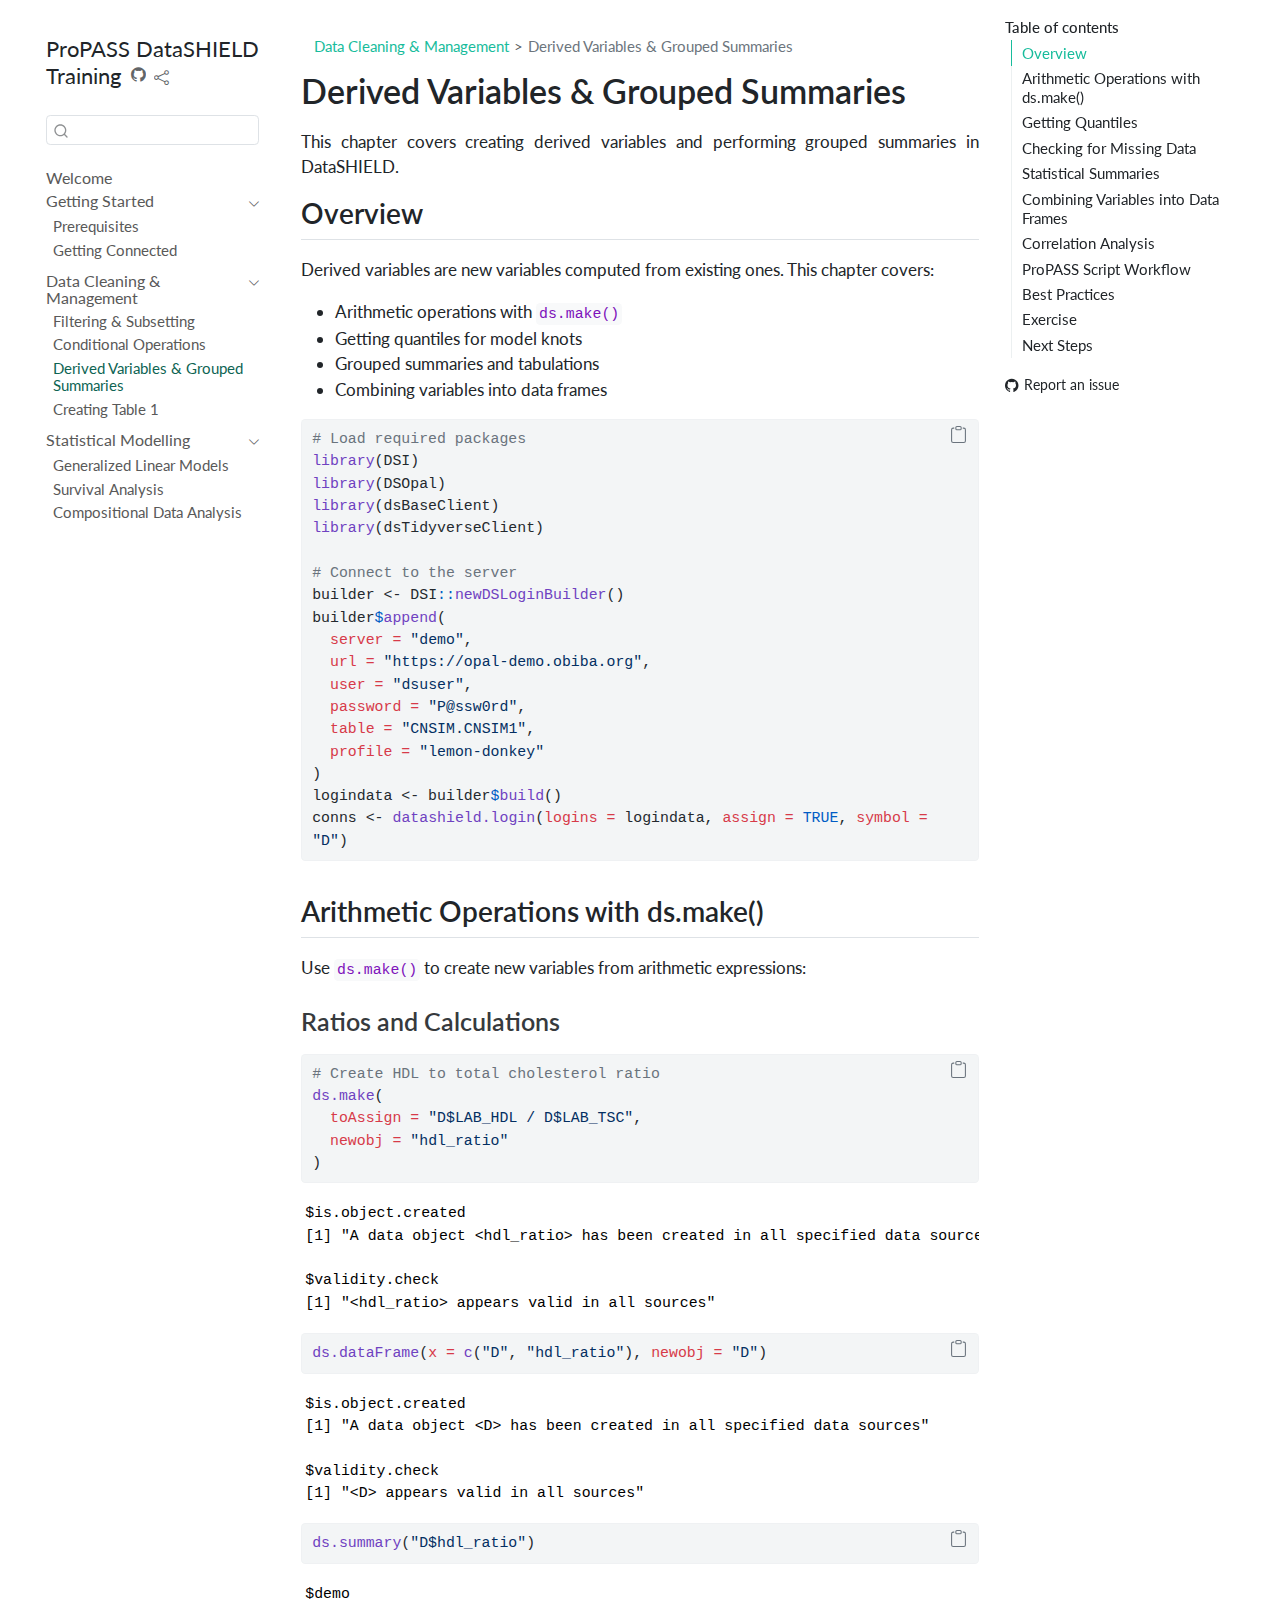
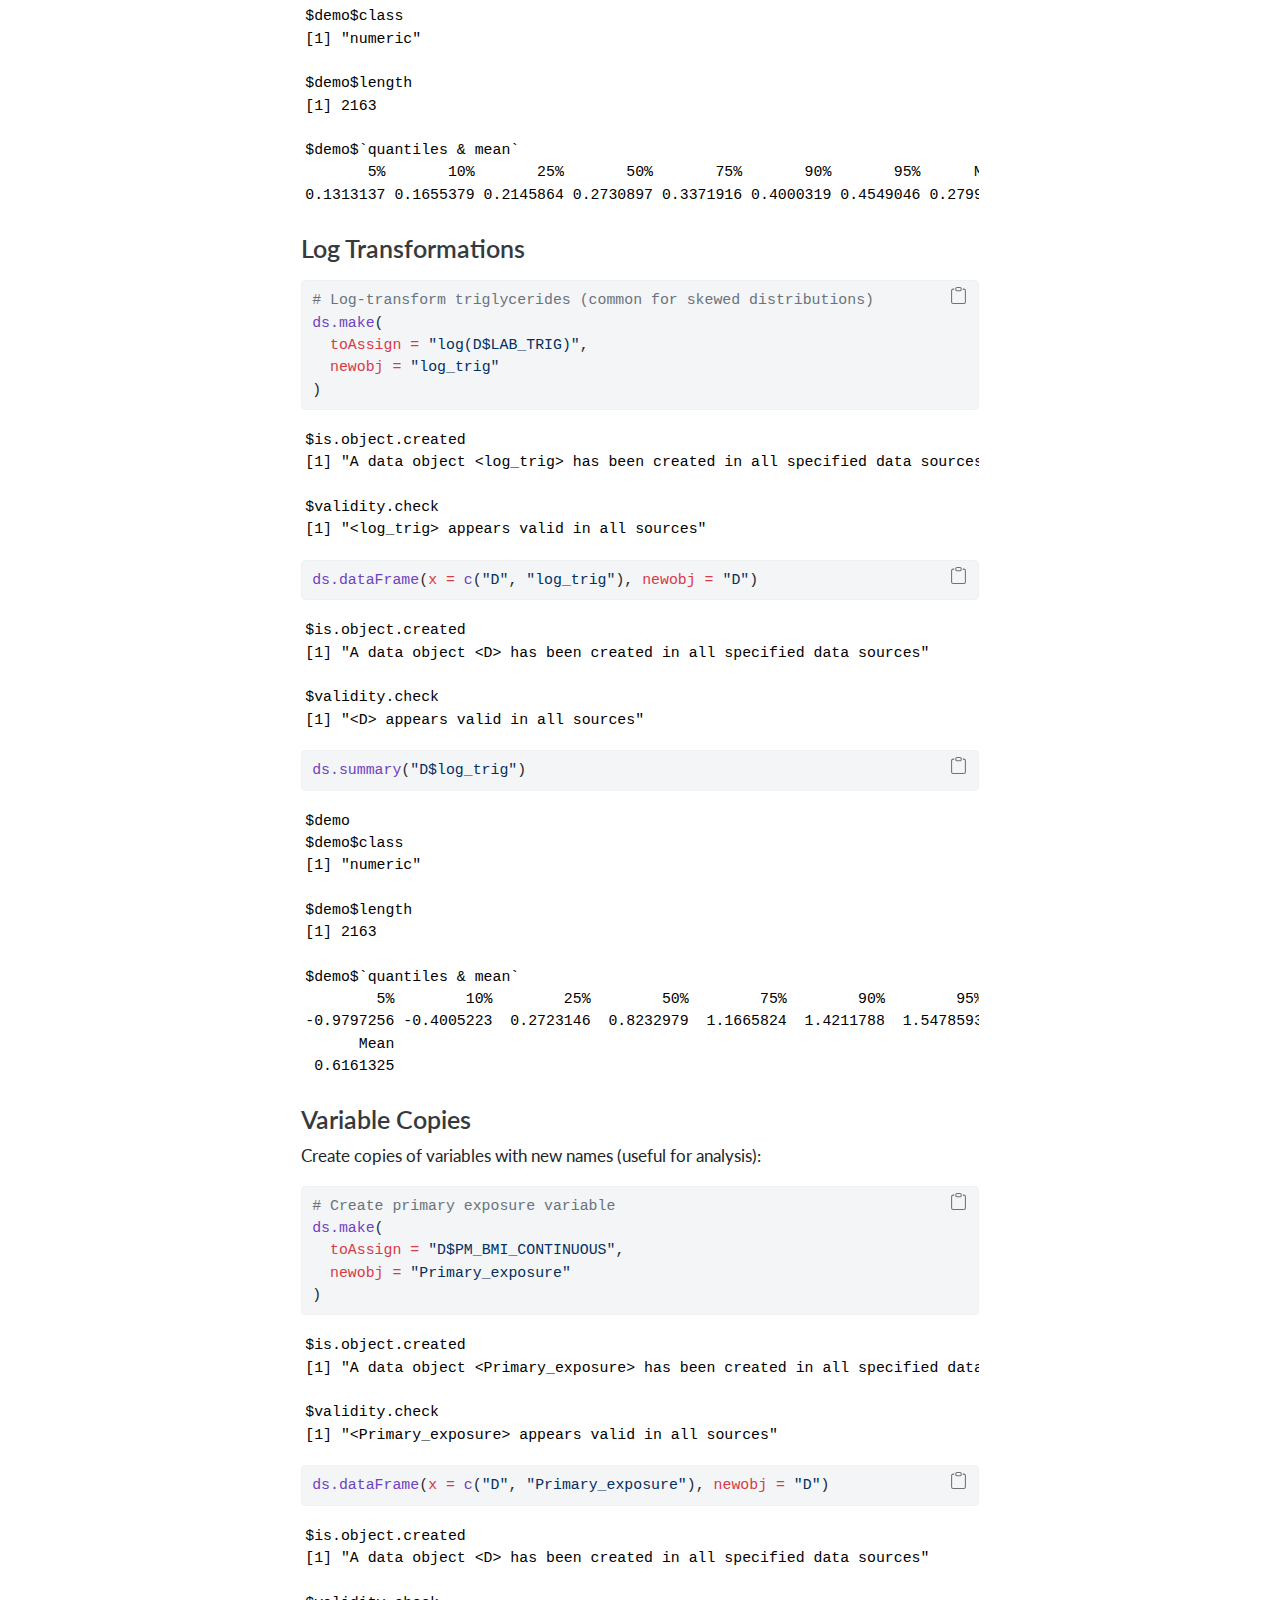
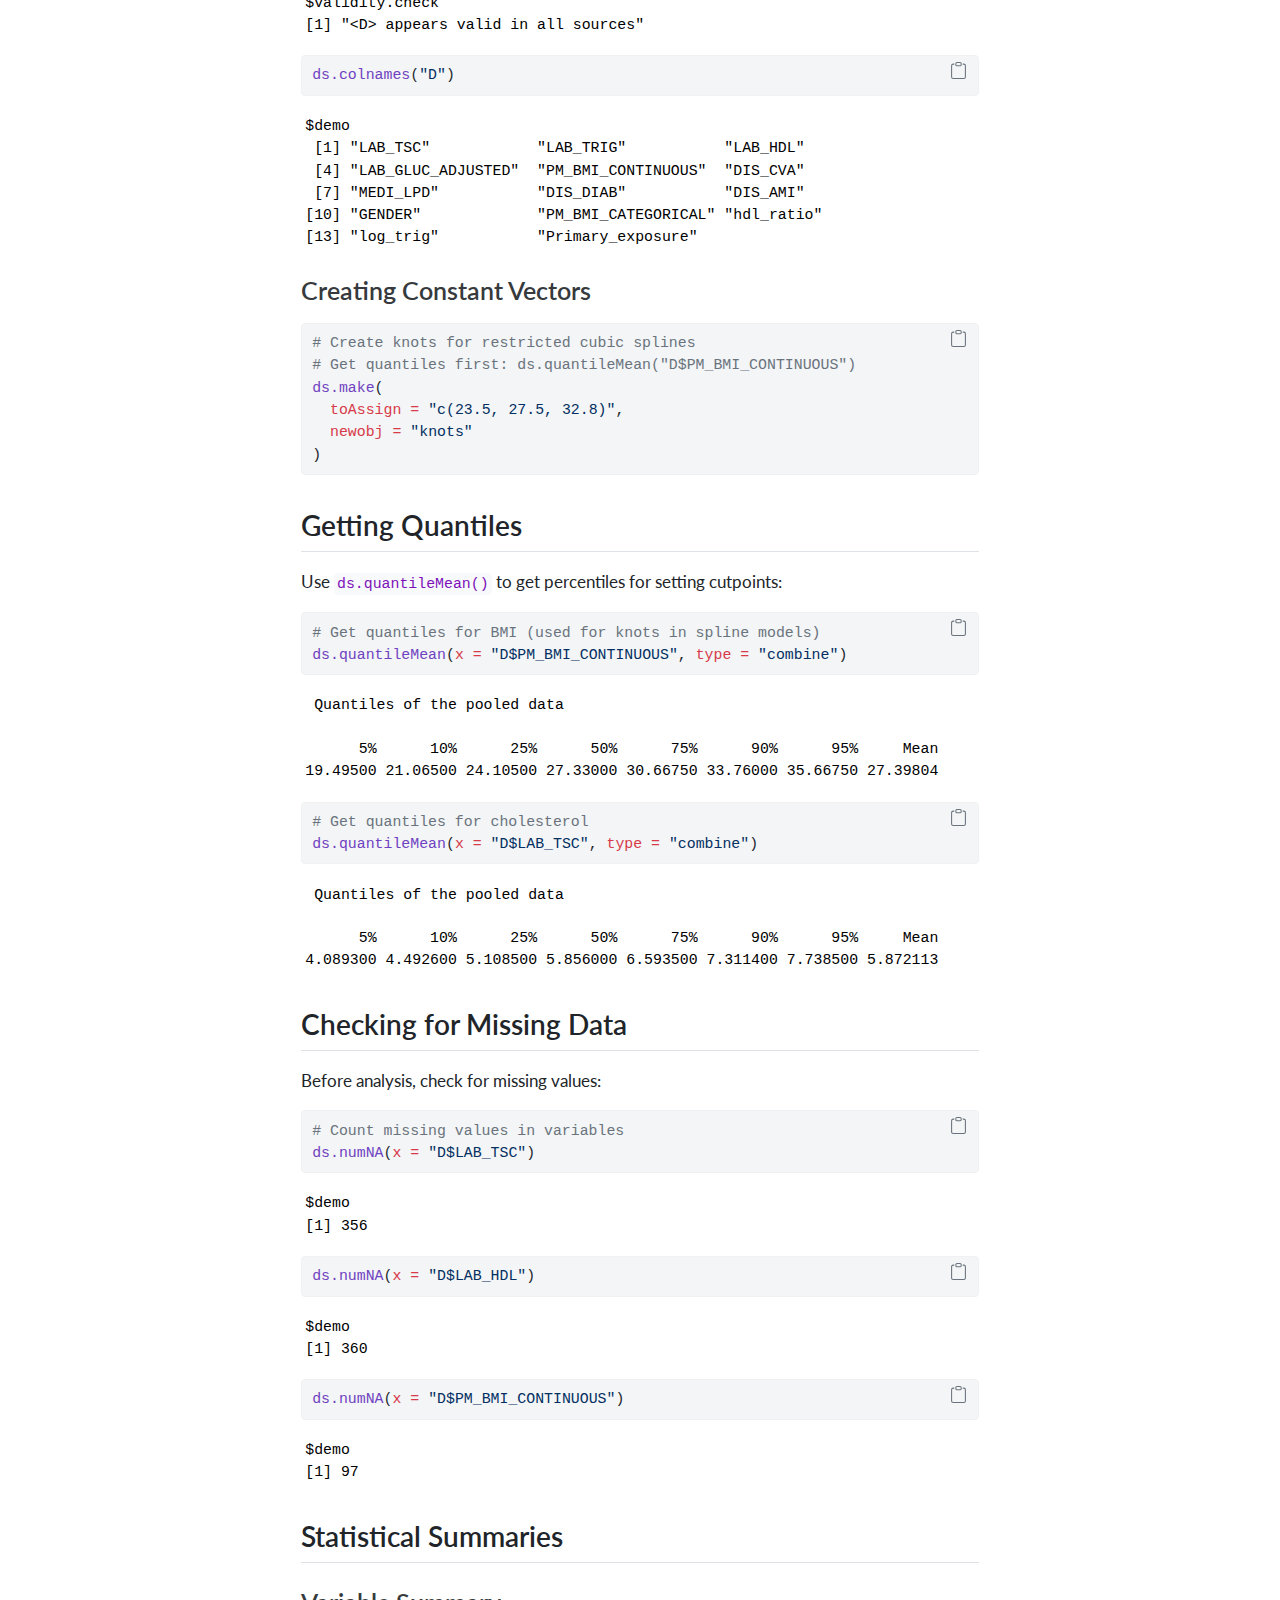
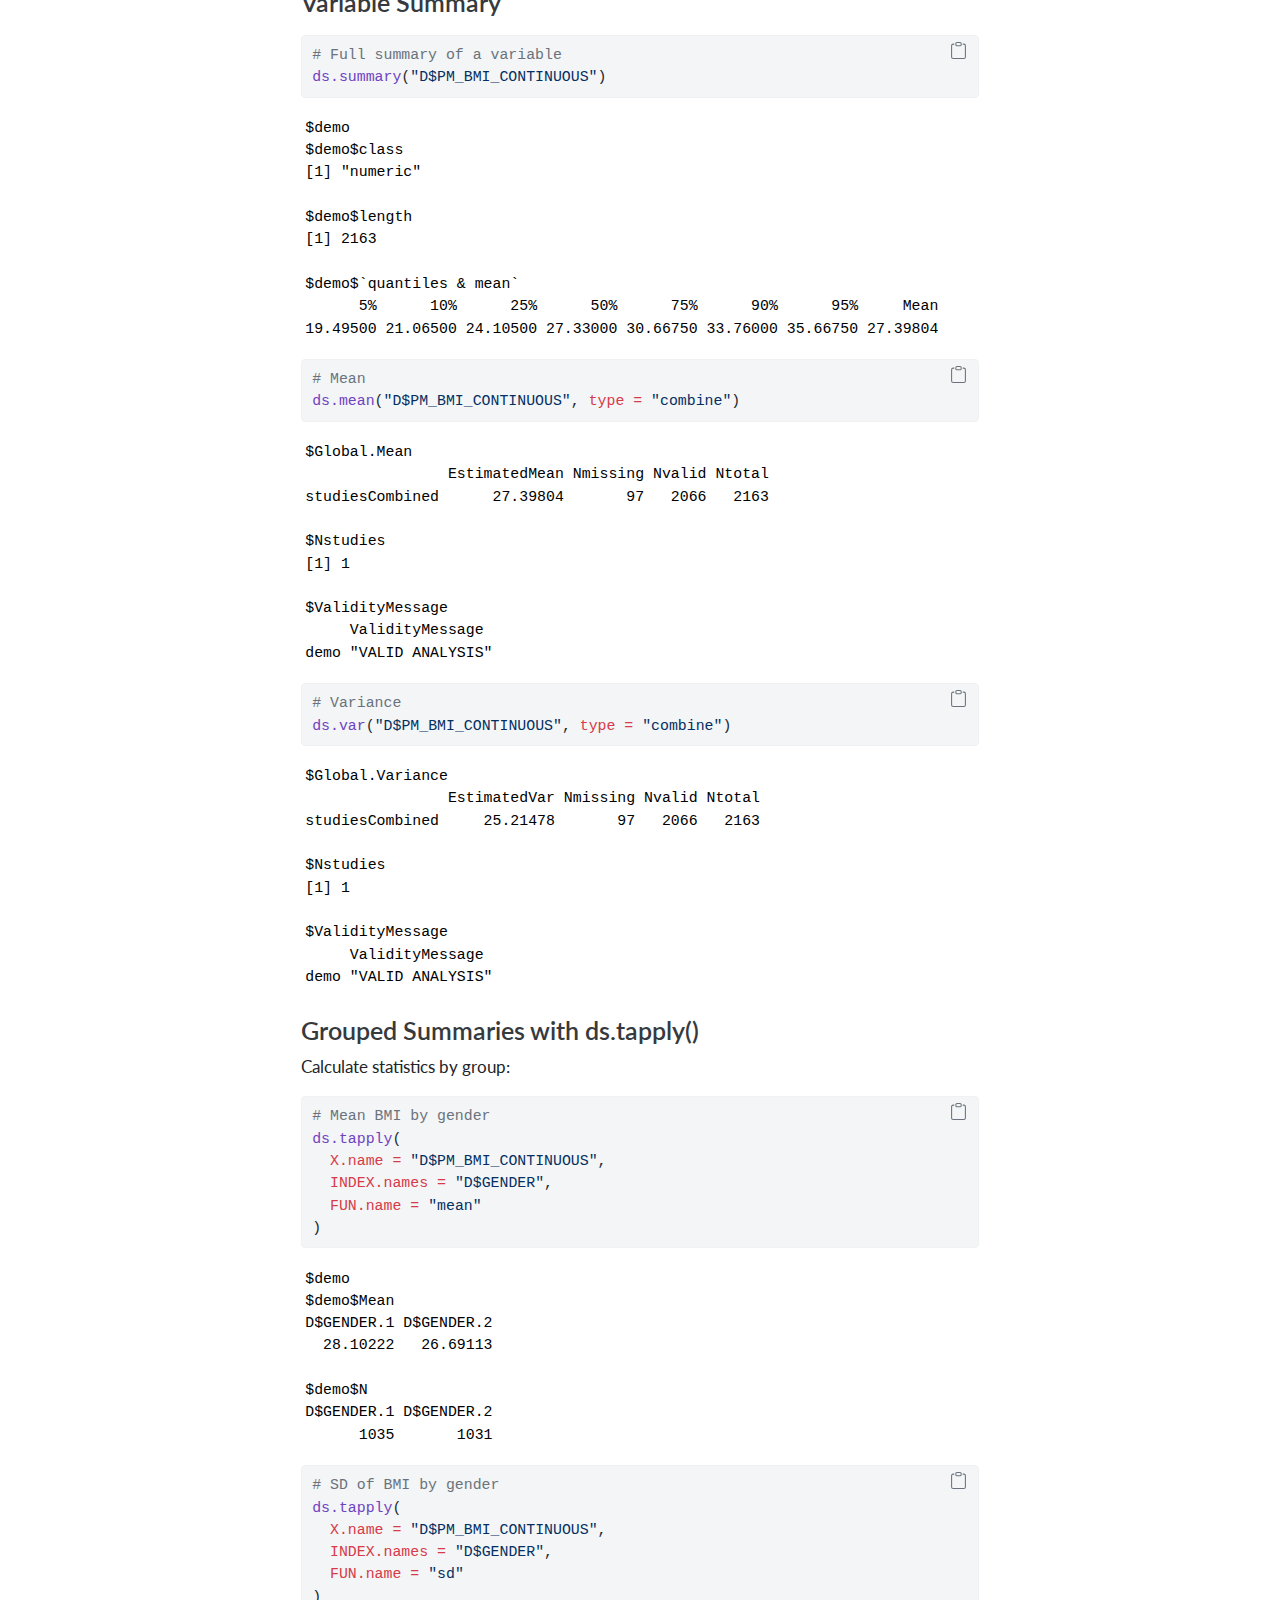
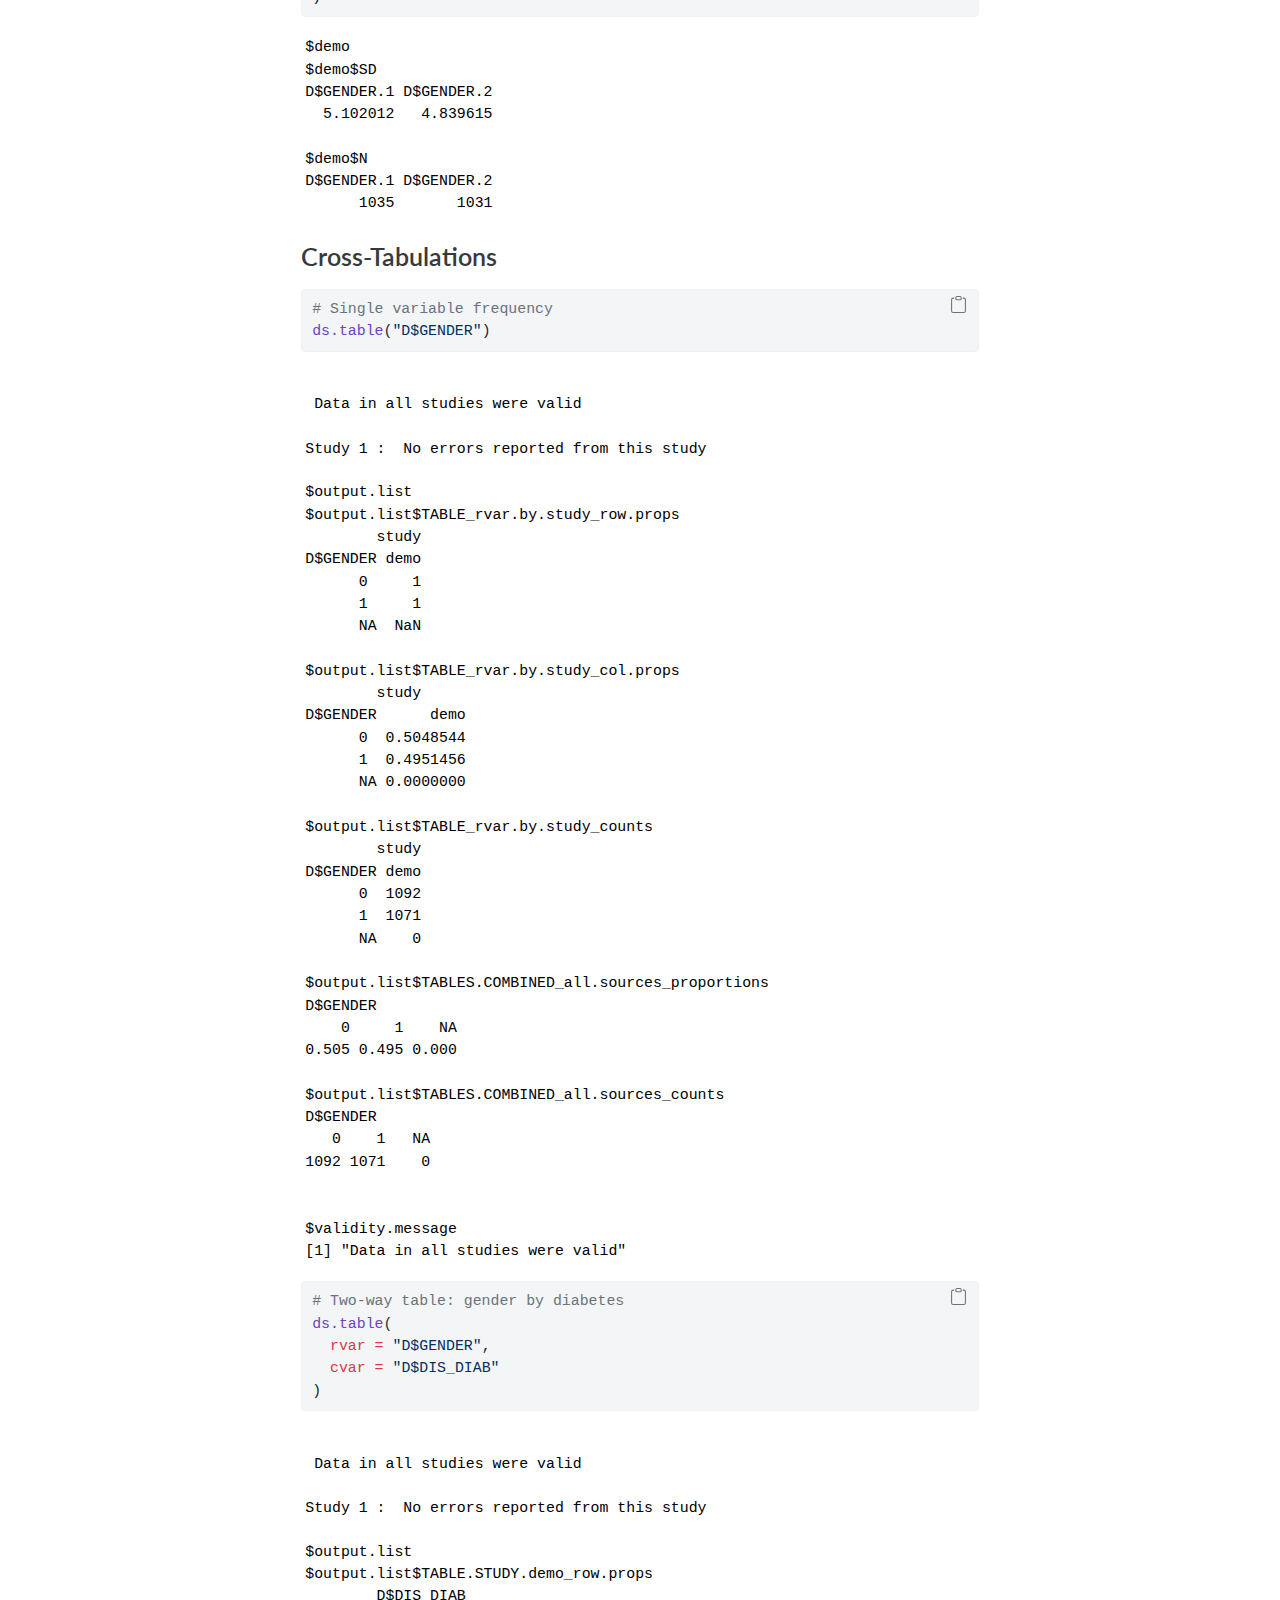
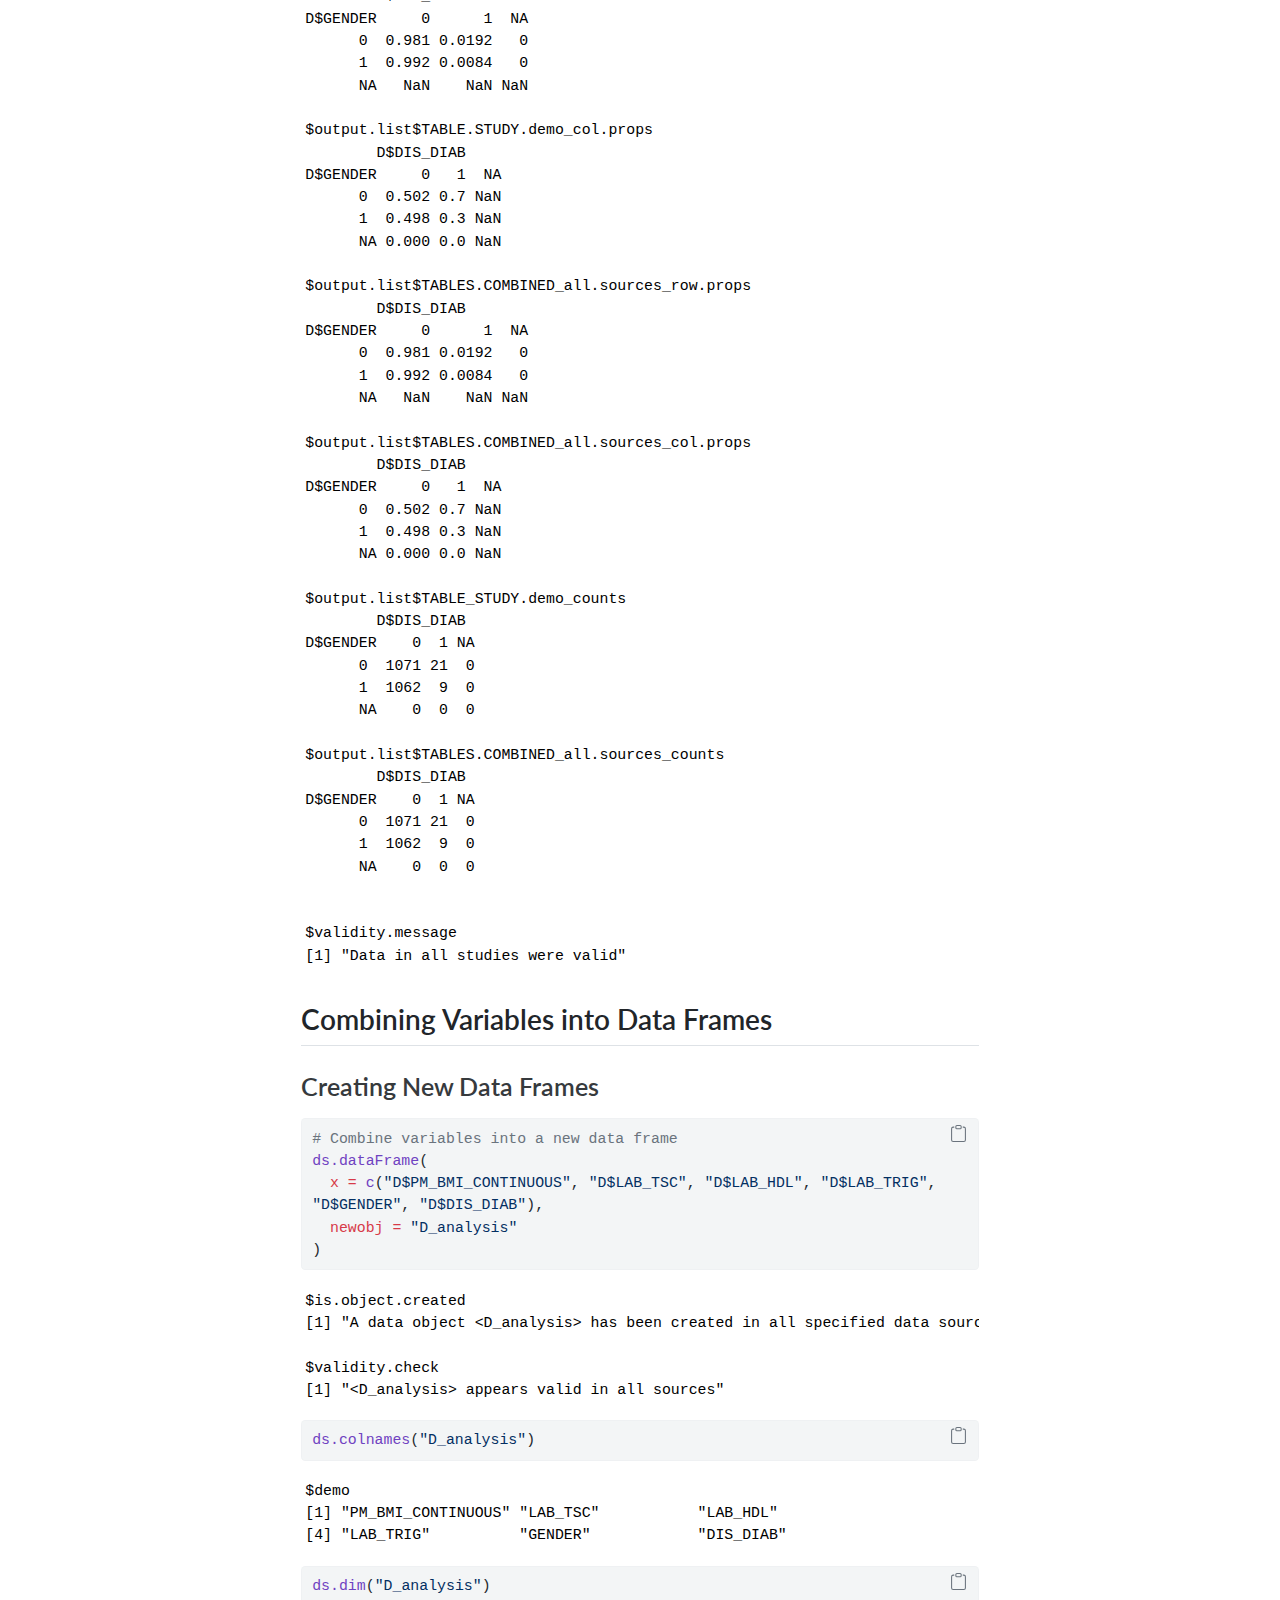
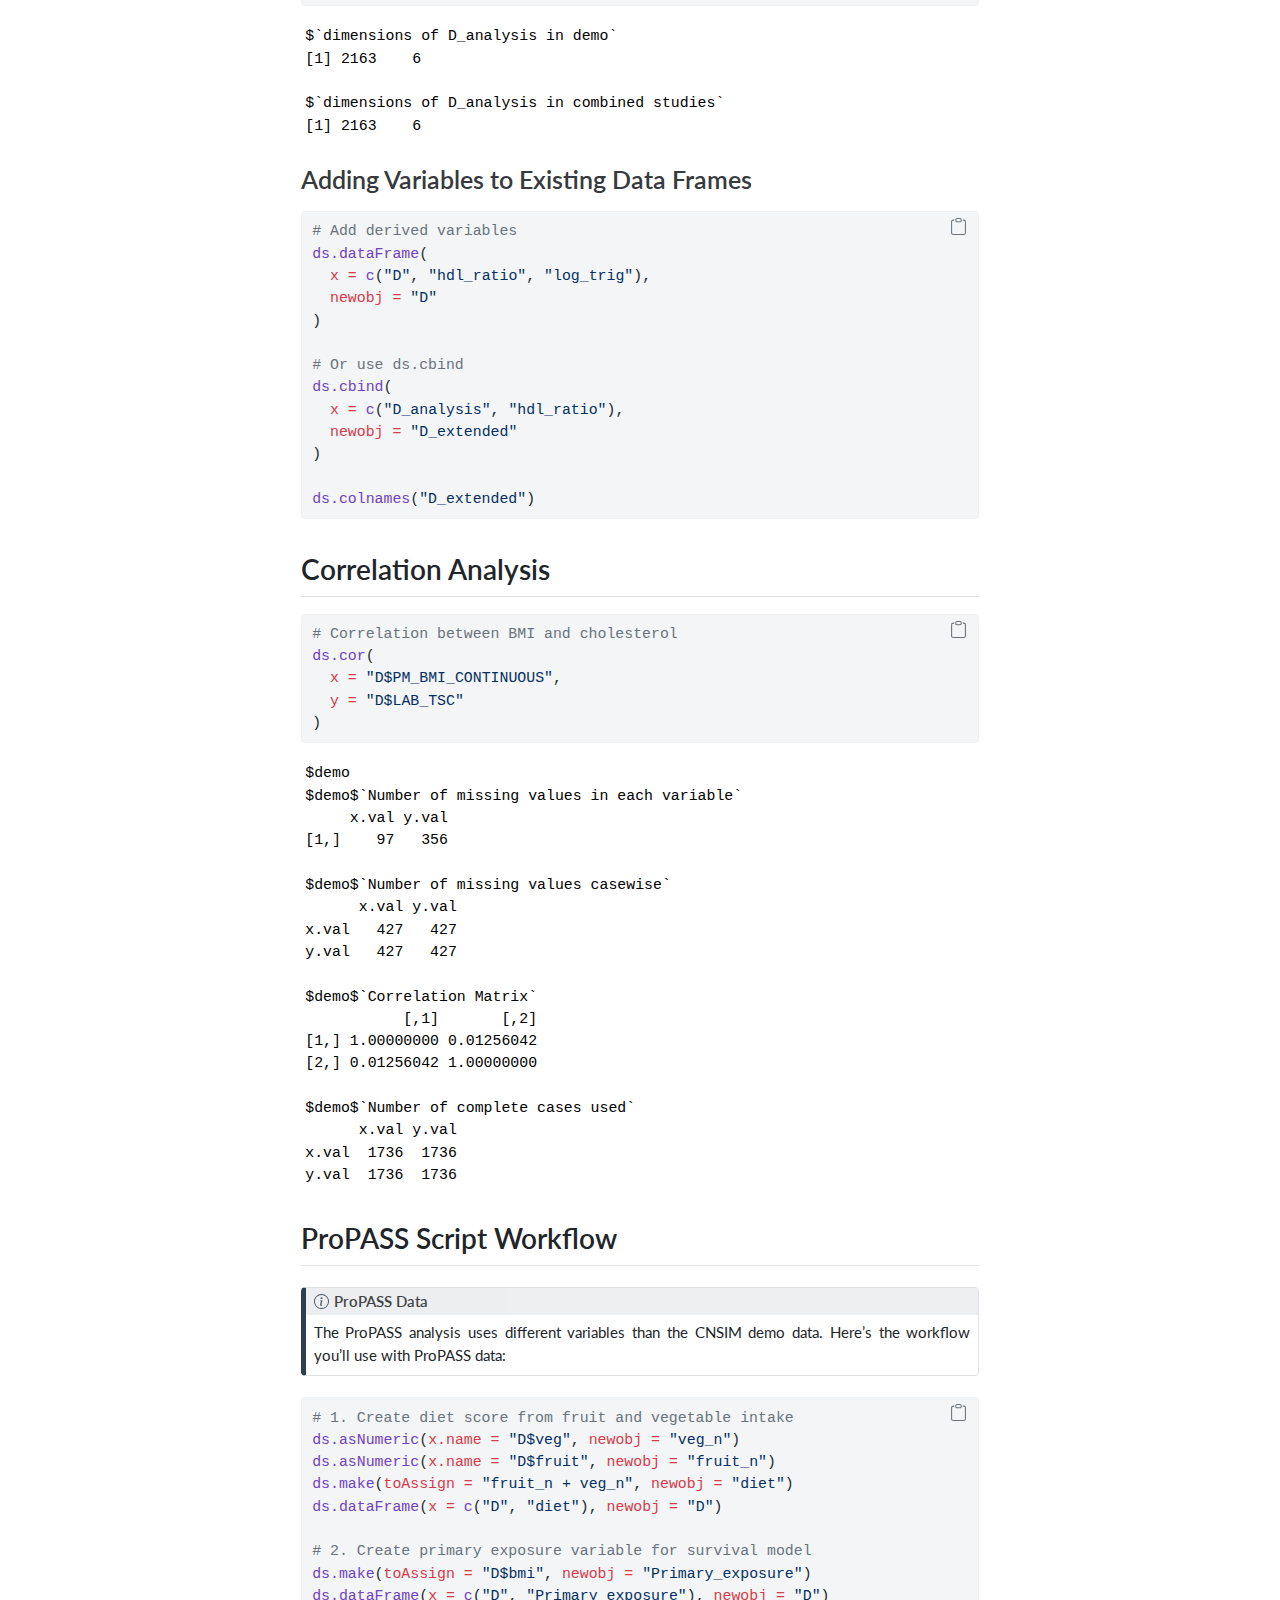
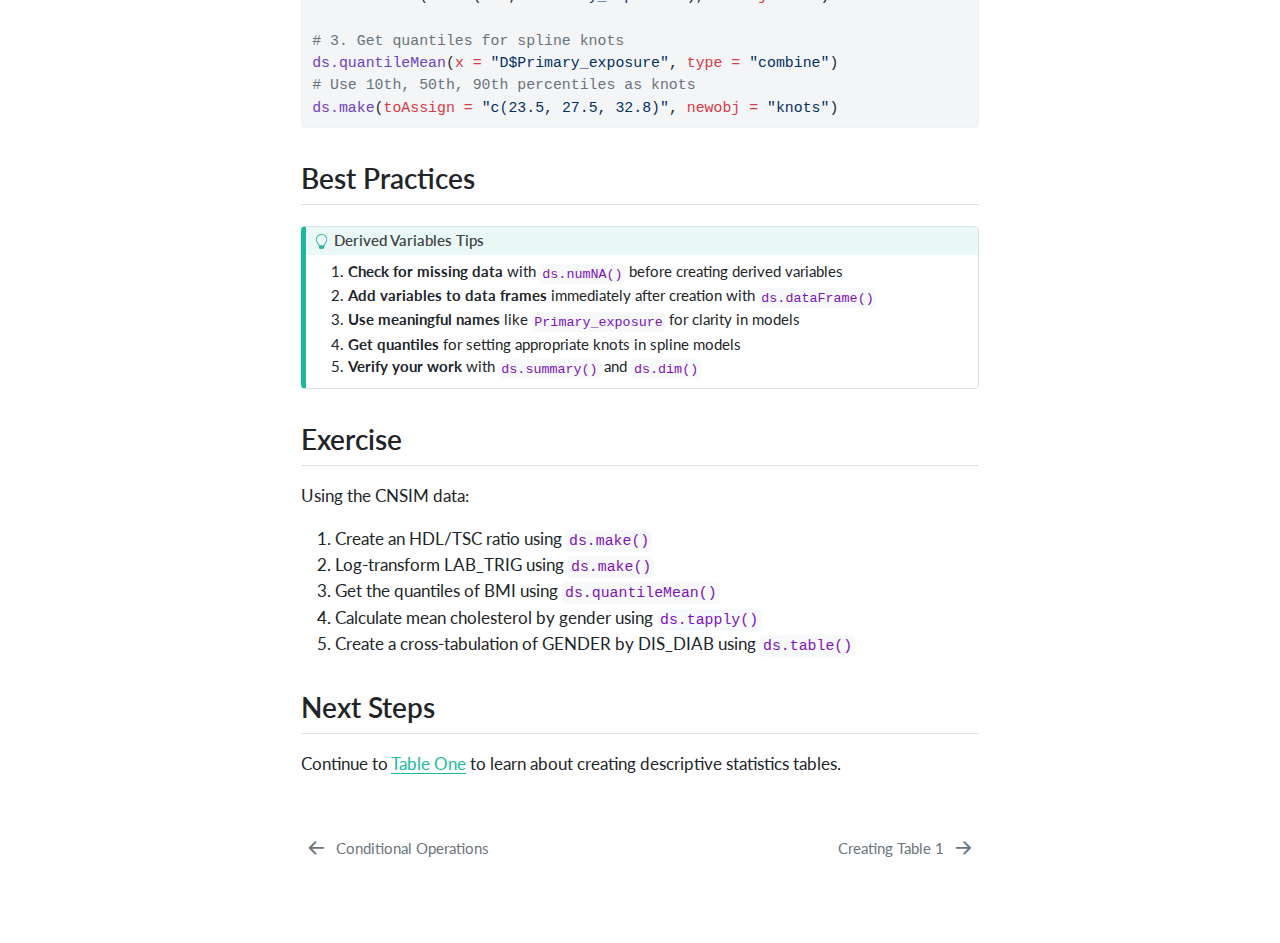
<file: docs/5-derived-variables.html>
<!DOCTYPE html>
<html xmlns="http://www.w3.org/1999/xhtml" lang="en" xml:lang="en"><head>

<meta charset="utf-8">
<meta name="generator" content="quarto-1.5.54">

<meta name="viewport" content="width=device-width, initial-scale=1.0, user-scalable=yes">


<title>Derived Variables &amp; Grouped Summaries – ProPASS DataSHIELD Training</title>
<style>
code{white-space: pre-wrap;}
span.smallcaps{font-variant: small-caps;}
div.columns{display: flex; gap: min(4vw, 1.5em);}
div.column{flex: auto; overflow-x: auto;}
div.hanging-indent{margin-left: 1.5em; text-indent: -1.5em;}
ul.task-list{list-style: none;}
ul.task-list li input[type="checkbox"] {
  width: 0.8em;
  margin: 0 0.8em 0.2em -1em; /* quarto-specific, see https://github.com/quarto-dev/quarto-cli/issues/4556 */ 
  vertical-align: middle;
}
/* CSS for syntax highlighting */
pre > code.sourceCode { white-space: pre; position: relative; }
pre > code.sourceCode > span { line-height: 1.25; }
pre > code.sourceCode > span:empty { height: 1.2em; }
.sourceCode { overflow: visible; }
code.sourceCode > span { color: inherit; text-decoration: inherit; }
div.sourceCode { margin: 1em 0; }
pre.sourceCode { margin: 0; }
@media screen {
div.sourceCode { overflow: auto; }
}
@media print {
pre > code.sourceCode { white-space: pre-wrap; }
pre > code.sourceCode > span { display: inline-block; text-indent: -5em; padding-left: 5em; }
}
pre.numberSource code
  { counter-reset: source-line 0; }
pre.numberSource code > span
  { position: relative; left: -4em; counter-increment: source-line; }
pre.numberSource code > span > a:first-child::before
  { content: counter(source-line);
    position: relative; left: -1em; text-align: right; vertical-align: baseline;
    border: none; display: inline-block;
    -webkit-touch-callout: none; -webkit-user-select: none;
    -khtml-user-select: none; -moz-user-select: none;
    -ms-user-select: none; user-select: none;
    padding: 0 4px; width: 4em;
  }
pre.numberSource { margin-left: 3em;  padding-left: 4px; }
div.sourceCode
  {   }
@media screen {
pre > code.sourceCode > span > a:first-child::before { text-decoration: underline; }
}
</style>


<script src="site_libs/quarto-nav/quarto-nav.js"></script>
<script src="site_libs/quarto-nav/headroom.min.js"></script>
<script src="site_libs/clipboard/clipboard.min.js"></script>
<script src="site_libs/quarto-search/autocomplete.umd.js"></script>
<script src="site_libs/quarto-search/fuse.min.js"></script>
<script src="site_libs/quarto-search/quarto-search.js"></script>
<meta name="quarto:offset" content="./">
<link href="./6-table-one.html" rel="next">
<link href="./4-conditional-operations.html" rel="prev">
<link href="./favicon.ico" rel="icon">
<script src="site_libs/quarto-html/quarto.js"></script>
<script src="site_libs/quarto-html/popper.min.js"></script>
<script src="site_libs/quarto-html/tippy.umd.min.js"></script>
<script src="site_libs/quarto-html/anchor.min.js"></script>
<link href="site_libs/quarto-html/tippy.css" rel="stylesheet">
<link href="site_libs/quarto-html/quarto-syntax-highlighting.css" rel="stylesheet" id="quarto-text-highlighting-styles">
<script src="site_libs/bootstrap/bootstrap.min.js"></script>
<link href="site_libs/bootstrap/bootstrap-icons.css" rel="stylesheet">
<link href="site_libs/bootstrap/bootstrap.min.css" rel="stylesheet" id="quarto-bootstrap" data-mode="light">
<script id="quarto-search-options" type="application/json">{
  "location": "sidebar",
  "copy-button": false,
  "collapse-after": 3,
  "panel-placement": "start",
  "type": "textbox",
  "limit": 50,
  "keyboard-shortcut": [
    "f",
    "/",
    "s"
  ],
  "show-item-context": false,
  "language": {
    "search-no-results-text": "No results",
    "search-matching-documents-text": "matching documents",
    "search-copy-link-title": "Copy link to search",
    "search-hide-matches-text": "Hide additional matches",
    "search-more-match-text": "more match in this document",
    "search-more-matches-text": "more matches in this document",
    "search-clear-button-title": "Clear",
    "search-text-placeholder": "",
    "search-detached-cancel-button-title": "Cancel",
    "search-submit-button-title": "Submit",
    "search-label": "Search"
  }
}</script>


</head>

<body class="nav-sidebar floating">

<div id="quarto-search-results"></div>
  <header id="quarto-header" class="headroom fixed-top">
  <nav class="quarto-secondary-nav">
    <div class="container-fluid d-flex">
      <button type="button" class="quarto-btn-toggle btn" data-bs-toggle="collapse" role="button" data-bs-target=".quarto-sidebar-collapse-item" aria-controls="quarto-sidebar" aria-expanded="false" aria-label="Toggle sidebar navigation" onclick="if (window.quartoToggleHeadroom) { window.quartoToggleHeadroom(); }">
        <i class="bi bi-layout-text-sidebar-reverse"></i>
      </button>
        <nav class="quarto-page-breadcrumbs" aria-label="breadcrumb"><ol class="breadcrumb"><li class="breadcrumb-item"><a href="./3-filtering-subsetting.html">Data Cleaning &amp; Management</a></li><li class="breadcrumb-item"><a href="./5-derived-variables.html"><span class="chapter-title">Derived Variables &amp; Grouped Summaries</span></a></li></ol></nav>
        <a class="flex-grow-1" role="navigation" data-bs-toggle="collapse" data-bs-target=".quarto-sidebar-collapse-item" aria-controls="quarto-sidebar" aria-expanded="false" aria-label="Toggle sidebar navigation" onclick="if (window.quartoToggleHeadroom) { window.quartoToggleHeadroom(); }">      
        </a>
      <button type="button" class="btn quarto-search-button" aria-label="Search" onclick="window.quartoOpenSearch();">
        <i class="bi bi-search"></i>
      </button>
    </div>
  </nav>
</header>
<!-- content -->
<div id="quarto-content" class="quarto-container page-columns page-rows-contents page-layout-article">
<!-- sidebar -->
  <nav id="quarto-sidebar" class="sidebar collapse collapse-horizontal quarto-sidebar-collapse-item sidebar-navigation floating overflow-auto">
    <div class="pt-lg-2 mt-2 text-left sidebar-header">
    <div class="sidebar-title mb-0 py-0">
      <a href="./">ProPASS DataSHIELD Training</a> 
        <div class="sidebar-tools-main">
    <a href="https://github.com/propass/propass-training" title="Source Code" class="quarto-navigation-tool px-1" aria-label="Source Code"><i class="bi bi-github"></i></a>
    <div class="dropdown">
      <a href="" title="Share" id="quarto-navigation-tool-dropdown-0" class="quarto-navigation-tool dropdown-toggle px-1" data-bs-toggle="dropdown" aria-expanded="false" role="link" aria-label="Share"><i class="bi bi-share"></i></a>
      <ul class="dropdown-menu" aria-labelledby="quarto-navigation-tool-dropdown-0">
          <li>
            <a class="dropdown-item sidebar-tools-main-item" href="https://twitter.com/intent/tweet?url=|url|">
              <i class="bi bi-twitter pe-1"></i>
            Twitter
            </a>
          </li>
          <li>
            <a class="dropdown-item sidebar-tools-main-item" href="https://www.linkedin.com/sharing/share-offsite/?url=|url|">
              <i class="bi bi-linkedin pe-1"></i>
            LinkedIn
            </a>
          </li>
      </ul>
    </div>
</div>
    </div>
      </div>
        <div class="mt-2 flex-shrink-0 align-items-center">
        <div class="sidebar-search">
        <div id="quarto-search" class="" title="Search"></div>
        </div>
        </div>
    <div class="sidebar-menu-container"> 
    <ul class="list-unstyled mt-1">
        <li class="sidebar-item">
  <div class="sidebar-item-container"> 
  <a href="./index.html" class="sidebar-item-text sidebar-link"><span class="chapter-title">Welcome</span></a>
  </div>
</li>
        <li class="sidebar-item sidebar-item-section">
      <div class="sidebar-item-container"> 
            <a class="sidebar-item-text sidebar-link text-start" data-bs-toggle="collapse" data-bs-target="#quarto-sidebar-section-1" role="navigation" aria-expanded="true">
 <span class="menu-text">Getting Started</span></a>
          <a class="sidebar-item-toggle text-start" data-bs-toggle="collapse" data-bs-target="#quarto-sidebar-section-1" role="navigation" aria-expanded="true" aria-label="Toggle section">
            <i class="bi bi-chevron-right ms-2"></i>
          </a> 
      </div>
      <ul id="quarto-sidebar-section-1" class="collapse list-unstyled sidebar-section depth1 show">  
          <li class="sidebar-item">
  <div class="sidebar-item-container"> 
  <a href="./1-prerequisites.html" class="sidebar-item-text sidebar-link"><span class="chapter-title">Prerequisites</span></a>
  </div>
</li>
          <li class="sidebar-item">
  <div class="sidebar-item-container"> 
  <a href="./2-getting-connected.html" class="sidebar-item-text sidebar-link"><span class="chapter-title">Getting Connected</span></a>
  </div>
</li>
      </ul>
  </li>
        <li class="sidebar-item sidebar-item-section">
      <div class="sidebar-item-container"> 
            <a class="sidebar-item-text sidebar-link text-start" data-bs-toggle="collapse" data-bs-target="#quarto-sidebar-section-2" role="navigation" aria-expanded="true">
 <span class="menu-text">Data Cleaning &amp; Management</span></a>
          <a class="sidebar-item-toggle text-start" data-bs-toggle="collapse" data-bs-target="#quarto-sidebar-section-2" role="navigation" aria-expanded="true" aria-label="Toggle section">
            <i class="bi bi-chevron-right ms-2"></i>
          </a> 
      </div>
      <ul id="quarto-sidebar-section-2" class="collapse list-unstyled sidebar-section depth1 show">  
          <li class="sidebar-item">
  <div class="sidebar-item-container"> 
  <a href="./3-filtering-subsetting.html" class="sidebar-item-text sidebar-link"><span class="chapter-title">Filtering &amp; Subsetting</span></a>
  </div>
</li>
          <li class="sidebar-item">
  <div class="sidebar-item-container"> 
  <a href="./4-conditional-operations.html" class="sidebar-item-text sidebar-link"><span class="chapter-title">Conditional Operations</span></a>
  </div>
</li>
          <li class="sidebar-item">
  <div class="sidebar-item-container"> 
  <a href="./5-derived-variables.html" class="sidebar-item-text sidebar-link active"><span class="chapter-title">Derived Variables &amp; Grouped Summaries</span></a>
  </div>
</li>
          <li class="sidebar-item">
  <div class="sidebar-item-container"> 
  <a href="./6-table-one.html" class="sidebar-item-text sidebar-link"><span class="chapter-title">Creating Table 1</span></a>
  </div>
</li>
      </ul>
  </li>
        <li class="sidebar-item sidebar-item-section">
      <div class="sidebar-item-container"> 
            <a class="sidebar-item-text sidebar-link text-start" data-bs-toggle="collapse" data-bs-target="#quarto-sidebar-section-3" role="navigation" aria-expanded="true">
 <span class="menu-text">Statistical Modelling</span></a>
          <a class="sidebar-item-toggle text-start" data-bs-toggle="collapse" data-bs-target="#quarto-sidebar-section-3" role="navigation" aria-expanded="true" aria-label="Toggle section">
            <i class="bi bi-chevron-right ms-2"></i>
          </a> 
      </div>
      <ul id="quarto-sidebar-section-3" class="collapse list-unstyled sidebar-section depth1 show">  
          <li class="sidebar-item">
  <div class="sidebar-item-container"> 
  <a href="./7-glm-models.html" class="sidebar-item-text sidebar-link"><span class="chapter-title">Generalized Linear Models</span></a>
  </div>
</li>
          <li class="sidebar-item">
  <div class="sidebar-item-container"> 
  <a href="./8-survival-analysis.html" class="sidebar-item-text sidebar-link"><span class="chapter-title">Survival Analysis</span></a>
  </div>
</li>
          <li class="sidebar-item">
  <div class="sidebar-item-container"> 
  <a href="./9-coda-analysis.html" class="sidebar-item-text sidebar-link"><span class="chapter-title">Compositional Data Analysis</span></a>
  </div>
</li>
      </ul>
  </li>
    </ul>
    </div>
</nav>
<div id="quarto-sidebar-glass" class="quarto-sidebar-collapse-item" data-bs-toggle="collapse" data-bs-target=".quarto-sidebar-collapse-item"></div>
<!-- margin-sidebar -->
    <div id="quarto-margin-sidebar" class="sidebar margin-sidebar">
        <nav id="TOC" role="doc-toc" class="toc-active">
    <h2 id="toc-title">Table of contents</h2>
   
  <ul>
  <li><a href="#overview" id="toc-overview" class="nav-link active" data-scroll-target="#overview">Overview</a></li>
  <li><a href="#arithmetic-operations-with-ds.make" id="toc-arithmetic-operations-with-ds.make" class="nav-link" data-scroll-target="#arithmetic-operations-with-ds.make">Arithmetic Operations with ds.make()</a>
  <ul class="collapse">
  <li><a href="#ratios-and-calculations" id="toc-ratios-and-calculations" class="nav-link" data-scroll-target="#ratios-and-calculations">Ratios and Calculations</a></li>
  <li><a href="#log-transformations" id="toc-log-transformations" class="nav-link" data-scroll-target="#log-transformations">Log Transformations</a></li>
  <li><a href="#variable-copies" id="toc-variable-copies" class="nav-link" data-scroll-target="#variable-copies">Variable Copies</a></li>
  <li><a href="#creating-constant-vectors" id="toc-creating-constant-vectors" class="nav-link" data-scroll-target="#creating-constant-vectors">Creating Constant Vectors</a></li>
  </ul></li>
  <li><a href="#getting-quantiles" id="toc-getting-quantiles" class="nav-link" data-scroll-target="#getting-quantiles">Getting Quantiles</a></li>
  <li><a href="#checking-for-missing-data" id="toc-checking-for-missing-data" class="nav-link" data-scroll-target="#checking-for-missing-data">Checking for Missing Data</a></li>
  <li><a href="#statistical-summaries" id="toc-statistical-summaries" class="nav-link" data-scroll-target="#statistical-summaries">Statistical Summaries</a>
  <ul class="collapse">
  <li><a href="#variable-summary" id="toc-variable-summary" class="nav-link" data-scroll-target="#variable-summary">Variable Summary</a></li>
  <li><a href="#grouped-summaries-with-ds.tapply" id="toc-grouped-summaries-with-ds.tapply" class="nav-link" data-scroll-target="#grouped-summaries-with-ds.tapply">Grouped Summaries with ds.tapply()</a></li>
  <li><a href="#cross-tabulations" id="toc-cross-tabulations" class="nav-link" data-scroll-target="#cross-tabulations">Cross-Tabulations</a></li>
  </ul></li>
  <li><a href="#combining-variables-into-data-frames" id="toc-combining-variables-into-data-frames" class="nav-link" data-scroll-target="#combining-variables-into-data-frames">Combining Variables into Data Frames</a>
  <ul class="collapse">
  <li><a href="#creating-new-data-frames" id="toc-creating-new-data-frames" class="nav-link" data-scroll-target="#creating-new-data-frames">Creating New Data Frames</a></li>
  <li><a href="#adding-variables-to-existing-data-frames" id="toc-adding-variables-to-existing-data-frames" class="nav-link" data-scroll-target="#adding-variables-to-existing-data-frames">Adding Variables to Existing Data Frames</a></li>
  </ul></li>
  <li><a href="#correlation-analysis" id="toc-correlation-analysis" class="nav-link" data-scroll-target="#correlation-analysis">Correlation Analysis</a></li>
  <li><a href="#propass-script-workflow" id="toc-propass-script-workflow" class="nav-link" data-scroll-target="#propass-script-workflow">ProPASS Script Workflow</a></li>
  <li><a href="#best-practices" id="toc-best-practices" class="nav-link" data-scroll-target="#best-practices">Best Practices</a></li>
  <li><a href="#exercise" id="toc-exercise" class="nav-link" data-scroll-target="#exercise">Exercise</a></li>
  <li><a href="#next-steps" id="toc-next-steps" class="nav-link" data-scroll-target="#next-steps">Next Steps</a></li>
  </ul>
<div class="toc-actions"><ul><li><a href="https://github.com/propass/propass-training/issues/new" class="toc-action"><i class="bi bi-github"></i>Report an issue</a></li></ul></div></nav>
    </div>
<!-- main -->
<main class="content" id="quarto-document-content">

<header id="title-block-header" class="quarto-title-block default"><nav class="quarto-page-breadcrumbs quarto-title-breadcrumbs d-none d-lg-block" aria-label="breadcrumb"><ol class="breadcrumb"><li class="breadcrumb-item"><a href="./3-filtering-subsetting.html">Data Cleaning &amp; Management</a></li><li class="breadcrumb-item"><a href="./5-derived-variables.html"><span class="chapter-title">Derived Variables &amp; Grouped Summaries</span></a></li></ol></nav>
<div class="quarto-title">
<h1 class="title"><span class="chapter-title">Derived Variables &amp; Grouped Summaries</span></h1>
</div>



<div class="quarto-title-meta">

    
  
    
  </div>
  


</header>


<div class="cell">
<style type="text/css">
p {
  text-align: justify
}
</style>
</div>
<p>This chapter covers creating derived variables and performing grouped summaries in DataSHIELD.</p>
<section id="overview" class="level2">
<h2 class="anchored" data-anchor-id="overview">Overview</h2>
<p>Derived variables are new variables computed from existing ones. This chapter covers:</p>
<ul>
<li>Arithmetic operations with <code>ds.make()</code></li>
<li>Getting quantiles for model knots</li>
<li>Grouped summaries and tabulations</li>
<li>Combining variables into data frames</li>
</ul>
<div class="cell">
<div class="sourceCode cell-code" id="cb1"><pre class="sourceCode r code-with-copy"><code class="sourceCode r"><span id="cb1-1"><a href="#cb1-1" aria-hidden="true" tabindex="-1"></a><span class="co"># Load required packages</span></span>
<span id="cb1-2"><a href="#cb1-2" aria-hidden="true" tabindex="-1"></a><span class="fu">library</span>(DSI)</span>
<span id="cb1-3"><a href="#cb1-3" aria-hidden="true" tabindex="-1"></a><span class="fu">library</span>(DSOpal)</span>
<span id="cb1-4"><a href="#cb1-4" aria-hidden="true" tabindex="-1"></a><span class="fu">library</span>(dsBaseClient)</span>
<span id="cb1-5"><a href="#cb1-5" aria-hidden="true" tabindex="-1"></a><span class="fu">library</span>(dsTidyverseClient)</span>
<span id="cb1-6"><a href="#cb1-6" aria-hidden="true" tabindex="-1"></a></span>
<span id="cb1-7"><a href="#cb1-7" aria-hidden="true" tabindex="-1"></a><span class="co"># Connect to the server</span></span>
<span id="cb1-8"><a href="#cb1-8" aria-hidden="true" tabindex="-1"></a>builder <span class="ot">&lt;-</span> DSI<span class="sc">::</span><span class="fu">newDSLoginBuilder</span>()</span>
<span id="cb1-9"><a href="#cb1-9" aria-hidden="true" tabindex="-1"></a>builder<span class="sc">$</span><span class="fu">append</span>(</span>
<span id="cb1-10"><a href="#cb1-10" aria-hidden="true" tabindex="-1"></a>  <span class="at">server =</span> <span class="st">"demo"</span>,</span>
<span id="cb1-11"><a href="#cb1-11" aria-hidden="true" tabindex="-1"></a>  <span class="at">url =</span> <span class="st">"https://opal-demo.obiba.org"</span>,</span>
<span id="cb1-12"><a href="#cb1-12" aria-hidden="true" tabindex="-1"></a>  <span class="at">user =</span> <span class="st">"dsuser"</span>,</span>
<span id="cb1-13"><a href="#cb1-13" aria-hidden="true" tabindex="-1"></a>  <span class="at">password =</span> <span class="st">"P@ssw0rd"</span>,</span>
<span id="cb1-14"><a href="#cb1-14" aria-hidden="true" tabindex="-1"></a>  <span class="at">table =</span> <span class="st">"CNSIM.CNSIM1"</span>,</span>
<span id="cb1-15"><a href="#cb1-15" aria-hidden="true" tabindex="-1"></a>  <span class="at">profile =</span> <span class="st">"lemon-donkey"</span></span>
<span id="cb1-16"><a href="#cb1-16" aria-hidden="true" tabindex="-1"></a>)</span>
<span id="cb1-17"><a href="#cb1-17" aria-hidden="true" tabindex="-1"></a>logindata <span class="ot">&lt;-</span> builder<span class="sc">$</span><span class="fu">build</span>()</span>
<span id="cb1-18"><a href="#cb1-18" aria-hidden="true" tabindex="-1"></a>conns <span class="ot">&lt;-</span> <span class="fu">datashield.login</span>(<span class="at">logins =</span> logindata, <span class="at">assign =</span> <span class="cn">TRUE</span>, <span class="at">symbol =</span> <span class="st">"D"</span>)</span></code><button title="Copy to Clipboard" class="code-copy-button"><i class="bi"></i></button></pre></div>
</div>
</section>
<section id="arithmetic-operations-with-ds.make" class="level2">
<h2 class="anchored" data-anchor-id="arithmetic-operations-with-ds.make">Arithmetic Operations with ds.make()</h2>
<p>Use <code>ds.make()</code> to create new variables from arithmetic expressions:</p>
<section id="ratios-and-calculations" class="level3">
<h3 class="anchored" data-anchor-id="ratios-and-calculations">Ratios and Calculations</h3>
<div class="cell">
<div class="sourceCode cell-code" id="cb2"><pre class="sourceCode r code-with-copy"><code class="sourceCode r"><span id="cb2-1"><a href="#cb2-1" aria-hidden="true" tabindex="-1"></a><span class="co"># Create HDL to total cholesterol ratio</span></span>
<span id="cb2-2"><a href="#cb2-2" aria-hidden="true" tabindex="-1"></a><span class="fu">ds.make</span>(</span>
<span id="cb2-3"><a href="#cb2-3" aria-hidden="true" tabindex="-1"></a>  <span class="at">toAssign =</span> <span class="st">"D$LAB_HDL / D$LAB_TSC"</span>,</span>
<span id="cb2-4"><a href="#cb2-4" aria-hidden="true" tabindex="-1"></a>  <span class="at">newobj =</span> <span class="st">"hdl_ratio"</span></span>
<span id="cb2-5"><a href="#cb2-5" aria-hidden="true" tabindex="-1"></a>)</span></code><button title="Copy to Clipboard" class="code-copy-button"><i class="bi"></i></button></pre></div>
<div class="cell-output cell-output-stdout">
<pre><code>$is.object.created
[1] "A data object &lt;hdl_ratio&gt; has been created in all specified data sources"

$validity.check
[1] "&lt;hdl_ratio&gt; appears valid in all sources"</code></pre>
</div>
<div class="sourceCode cell-code" id="cb4"><pre class="sourceCode r code-with-copy"><code class="sourceCode r"><span id="cb4-1"><a href="#cb4-1" aria-hidden="true" tabindex="-1"></a><span class="fu">ds.dataFrame</span>(<span class="at">x =</span> <span class="fu">c</span>(<span class="st">"D"</span>, <span class="st">"hdl_ratio"</span>), <span class="at">newobj =</span> <span class="st">"D"</span>)</span></code><button title="Copy to Clipboard" class="code-copy-button"><i class="bi"></i></button></pre></div>
<div class="cell-output cell-output-stdout">
<pre><code>$is.object.created
[1] "A data object &lt;D&gt; has been created in all specified data sources"

$validity.check
[1] "&lt;D&gt; appears valid in all sources"</code></pre>
</div>
<div class="sourceCode cell-code" id="cb6"><pre class="sourceCode r code-with-copy"><code class="sourceCode r"><span id="cb6-1"><a href="#cb6-1" aria-hidden="true" tabindex="-1"></a><span class="fu">ds.summary</span>(<span class="st">"D$hdl_ratio"</span>)</span></code><button title="Copy to Clipboard" class="code-copy-button"><i class="bi"></i></button></pre></div>
<div class="cell-output cell-output-stdout">
<pre><code>$demo
$demo$class
[1] "numeric"

$demo$length
[1] 2163

$demo$`quantiles &amp; mean`
       5%       10%       25%       50%       75%       90%       95%      Mean 
0.1313137 0.1655379 0.2145864 0.2730897 0.3371916 0.4000319 0.4549046 0.2799964 </code></pre>
</div>
</div>
</section>
<section id="log-transformations" class="level3">
<h3 class="anchored" data-anchor-id="log-transformations">Log Transformations</h3>
<div class="cell">
<div class="sourceCode cell-code" id="cb8"><pre class="sourceCode r code-with-copy"><code class="sourceCode r"><span id="cb8-1"><a href="#cb8-1" aria-hidden="true" tabindex="-1"></a><span class="co"># Log-transform triglycerides (common for skewed distributions)</span></span>
<span id="cb8-2"><a href="#cb8-2" aria-hidden="true" tabindex="-1"></a><span class="fu">ds.make</span>(</span>
<span id="cb8-3"><a href="#cb8-3" aria-hidden="true" tabindex="-1"></a>  <span class="at">toAssign =</span> <span class="st">"log(D$LAB_TRIG)"</span>,</span>
<span id="cb8-4"><a href="#cb8-4" aria-hidden="true" tabindex="-1"></a>  <span class="at">newobj =</span> <span class="st">"log_trig"</span></span>
<span id="cb8-5"><a href="#cb8-5" aria-hidden="true" tabindex="-1"></a>)</span></code><button title="Copy to Clipboard" class="code-copy-button"><i class="bi"></i></button></pre></div>
<div class="cell-output cell-output-stdout">
<pre><code>$is.object.created
[1] "A data object &lt;log_trig&gt; has been created in all specified data sources"

$validity.check
[1] "&lt;log_trig&gt; appears valid in all sources"</code></pre>
</div>
<div class="sourceCode cell-code" id="cb10"><pre class="sourceCode r code-with-copy"><code class="sourceCode r"><span id="cb10-1"><a href="#cb10-1" aria-hidden="true" tabindex="-1"></a><span class="fu">ds.dataFrame</span>(<span class="at">x =</span> <span class="fu">c</span>(<span class="st">"D"</span>, <span class="st">"log_trig"</span>), <span class="at">newobj =</span> <span class="st">"D"</span>)</span></code><button title="Copy to Clipboard" class="code-copy-button"><i class="bi"></i></button></pre></div>
<div class="cell-output cell-output-stdout">
<pre><code>$is.object.created
[1] "A data object &lt;D&gt; has been created in all specified data sources"

$validity.check
[1] "&lt;D&gt; appears valid in all sources"</code></pre>
</div>
<div class="sourceCode cell-code" id="cb12"><pre class="sourceCode r code-with-copy"><code class="sourceCode r"><span id="cb12-1"><a href="#cb12-1" aria-hidden="true" tabindex="-1"></a><span class="fu">ds.summary</span>(<span class="st">"D$log_trig"</span>)</span></code><button title="Copy to Clipboard" class="code-copy-button"><i class="bi"></i></button></pre></div>
<div class="cell-output cell-output-stdout">
<pre><code>$demo
$demo$class
[1] "numeric"

$demo$length
[1] 2163

$demo$`quantiles &amp; mean`
        5%        10%        25%        50%        75%        90%        95% 
-0.9797256 -0.4005223  0.2723146  0.8232979  1.1665824  1.4211788  1.5478593 
      Mean 
 0.6161325 </code></pre>
</div>
</div>
</section>
<section id="variable-copies" class="level3">
<h3 class="anchored" data-anchor-id="variable-copies">Variable Copies</h3>
<p>Create copies of variables with new names (useful for analysis):</p>
<div class="cell">
<div class="sourceCode cell-code" id="cb14"><pre class="sourceCode r code-with-copy"><code class="sourceCode r"><span id="cb14-1"><a href="#cb14-1" aria-hidden="true" tabindex="-1"></a><span class="co"># Create primary exposure variable</span></span>
<span id="cb14-2"><a href="#cb14-2" aria-hidden="true" tabindex="-1"></a><span class="fu">ds.make</span>(</span>
<span id="cb14-3"><a href="#cb14-3" aria-hidden="true" tabindex="-1"></a>  <span class="at">toAssign =</span> <span class="st">"D$PM_BMI_CONTINUOUS"</span>,</span>
<span id="cb14-4"><a href="#cb14-4" aria-hidden="true" tabindex="-1"></a>  <span class="at">newobj =</span> <span class="st">"Primary_exposure"</span></span>
<span id="cb14-5"><a href="#cb14-5" aria-hidden="true" tabindex="-1"></a>)</span></code><button title="Copy to Clipboard" class="code-copy-button"><i class="bi"></i></button></pre></div>
<div class="cell-output cell-output-stdout">
<pre><code>$is.object.created
[1] "A data object &lt;Primary_exposure&gt; has been created in all specified data sources"

$validity.check
[1] "&lt;Primary_exposure&gt; appears valid in all sources"</code></pre>
</div>
<div class="sourceCode cell-code" id="cb16"><pre class="sourceCode r code-with-copy"><code class="sourceCode r"><span id="cb16-1"><a href="#cb16-1" aria-hidden="true" tabindex="-1"></a><span class="fu">ds.dataFrame</span>(<span class="at">x =</span> <span class="fu">c</span>(<span class="st">"D"</span>, <span class="st">"Primary_exposure"</span>), <span class="at">newobj =</span> <span class="st">"D"</span>)</span></code><button title="Copy to Clipboard" class="code-copy-button"><i class="bi"></i></button></pre></div>
<div class="cell-output cell-output-stdout">
<pre><code>$is.object.created
[1] "A data object &lt;D&gt; has been created in all specified data sources"

$validity.check
[1] "&lt;D&gt; appears valid in all sources"</code></pre>
</div>
<div class="sourceCode cell-code" id="cb18"><pre class="sourceCode r code-with-copy"><code class="sourceCode r"><span id="cb18-1"><a href="#cb18-1" aria-hidden="true" tabindex="-1"></a><span class="fu">ds.colnames</span>(<span class="st">"D"</span>)</span></code><button title="Copy to Clipboard" class="code-copy-button"><i class="bi"></i></button></pre></div>
<div class="cell-output cell-output-stdout">
<pre><code>$demo
 [1] "LAB_TSC"            "LAB_TRIG"           "LAB_HDL"           
 [4] "LAB_GLUC_ADJUSTED"  "PM_BMI_CONTINUOUS"  "DIS_CVA"           
 [7] "MEDI_LPD"           "DIS_DIAB"           "DIS_AMI"           
[10] "GENDER"             "PM_BMI_CATEGORICAL" "hdl_ratio"         
[13] "log_trig"           "Primary_exposure"  </code></pre>
</div>
</div>
</section>
<section id="creating-constant-vectors" class="level3">
<h3 class="anchored" data-anchor-id="creating-constant-vectors">Creating Constant Vectors</h3>
<div class="cell">
<div class="sourceCode cell-code" id="cb20"><pre class="sourceCode r code-with-copy"><code class="sourceCode r"><span id="cb20-1"><a href="#cb20-1" aria-hidden="true" tabindex="-1"></a><span class="co"># Create knots for restricted cubic splines</span></span>
<span id="cb20-2"><a href="#cb20-2" aria-hidden="true" tabindex="-1"></a><span class="co"># Get quantiles first: ds.quantileMean("D$PM_BMI_CONTINUOUS")</span></span>
<span id="cb20-3"><a href="#cb20-3" aria-hidden="true" tabindex="-1"></a><span class="fu">ds.make</span>(</span>
<span id="cb20-4"><a href="#cb20-4" aria-hidden="true" tabindex="-1"></a>  <span class="at">toAssign =</span> <span class="st">"c(23.5, 27.5, 32.8)"</span>,</span>
<span id="cb20-5"><a href="#cb20-5" aria-hidden="true" tabindex="-1"></a>  <span class="at">newobj =</span> <span class="st">"knots"</span></span>
<span id="cb20-6"><a href="#cb20-6" aria-hidden="true" tabindex="-1"></a>)</span></code><button title="Copy to Clipboard" class="code-copy-button"><i class="bi"></i></button></pre></div>
</div>
</section>
</section>
<section id="getting-quantiles" class="level2">
<h2 class="anchored" data-anchor-id="getting-quantiles">Getting Quantiles</h2>
<p>Use <code>ds.quantileMean()</code> to get percentiles for setting cutpoints:</p>
<div class="cell">
<div class="sourceCode cell-code" id="cb21"><pre class="sourceCode r code-with-copy"><code class="sourceCode r"><span id="cb21-1"><a href="#cb21-1" aria-hidden="true" tabindex="-1"></a><span class="co"># Get quantiles for BMI (used for knots in spline models)</span></span>
<span id="cb21-2"><a href="#cb21-2" aria-hidden="true" tabindex="-1"></a><span class="fu">ds.quantileMean</span>(<span class="at">x =</span> <span class="st">"D$PM_BMI_CONTINUOUS"</span>, <span class="at">type =</span> <span class="st">"combine"</span>)</span></code><button title="Copy to Clipboard" class="code-copy-button"><i class="bi"></i></button></pre></div>
<div class="cell-output cell-output-stderr">
<pre><code> Quantiles of the pooled data</code></pre>
</div>
<div class="cell-output cell-output-stdout">
<pre><code>      5%      10%      25%      50%      75%      90%      95%     Mean 
19.49500 21.06500 24.10500 27.33000 30.66750 33.76000 35.66750 27.39804 </code></pre>
</div>
<div class="sourceCode cell-code" id="cb24"><pre class="sourceCode r code-with-copy"><code class="sourceCode r"><span id="cb24-1"><a href="#cb24-1" aria-hidden="true" tabindex="-1"></a><span class="co"># Get quantiles for cholesterol</span></span>
<span id="cb24-2"><a href="#cb24-2" aria-hidden="true" tabindex="-1"></a><span class="fu">ds.quantileMean</span>(<span class="at">x =</span> <span class="st">"D$LAB_TSC"</span>, <span class="at">type =</span> <span class="st">"combine"</span>)</span></code><button title="Copy to Clipboard" class="code-copy-button"><i class="bi"></i></button></pre></div>
<div class="cell-output cell-output-stderr">
<pre><code> Quantiles of the pooled data</code></pre>
</div>
<div class="cell-output cell-output-stdout">
<pre><code>      5%      10%      25%      50%      75%      90%      95%     Mean 
4.089300 4.492600 5.108500 5.856000 6.593500 7.311400 7.738500 5.872113 </code></pre>
</div>
</div>
</section>
<section id="checking-for-missing-data" class="level2">
<h2 class="anchored" data-anchor-id="checking-for-missing-data">Checking for Missing Data</h2>
<p>Before analysis, check for missing values:</p>
<div class="cell">
<div class="sourceCode cell-code" id="cb27"><pre class="sourceCode r code-with-copy"><code class="sourceCode r"><span id="cb27-1"><a href="#cb27-1" aria-hidden="true" tabindex="-1"></a><span class="co"># Count missing values in variables</span></span>
<span id="cb27-2"><a href="#cb27-2" aria-hidden="true" tabindex="-1"></a><span class="fu">ds.numNA</span>(<span class="at">x =</span> <span class="st">"D$LAB_TSC"</span>)</span></code><button title="Copy to Clipboard" class="code-copy-button"><i class="bi"></i></button></pre></div>
<div class="cell-output cell-output-stdout">
<pre><code>$demo
[1] 356</code></pre>
</div>
<div class="sourceCode cell-code" id="cb29"><pre class="sourceCode r code-with-copy"><code class="sourceCode r"><span id="cb29-1"><a href="#cb29-1" aria-hidden="true" tabindex="-1"></a><span class="fu">ds.numNA</span>(<span class="at">x =</span> <span class="st">"D$LAB_HDL"</span>)</span></code><button title="Copy to Clipboard" class="code-copy-button"><i class="bi"></i></button></pre></div>
<div class="cell-output cell-output-stdout">
<pre><code>$demo
[1] 360</code></pre>
</div>
<div class="sourceCode cell-code" id="cb31"><pre class="sourceCode r code-with-copy"><code class="sourceCode r"><span id="cb31-1"><a href="#cb31-1" aria-hidden="true" tabindex="-1"></a><span class="fu">ds.numNA</span>(<span class="at">x =</span> <span class="st">"D$PM_BMI_CONTINUOUS"</span>)</span></code><button title="Copy to Clipboard" class="code-copy-button"><i class="bi"></i></button></pre></div>
<div class="cell-output cell-output-stdout">
<pre><code>$demo
[1] 97</code></pre>
</div>
</div>
</section>
<section id="statistical-summaries" class="level2">
<h2 class="anchored" data-anchor-id="statistical-summaries">Statistical Summaries</h2>
<section id="variable-summary" class="level3">
<h3 class="anchored" data-anchor-id="variable-summary">Variable Summary</h3>
<div class="cell">
<div class="sourceCode cell-code" id="cb33"><pre class="sourceCode r code-with-copy"><code class="sourceCode r"><span id="cb33-1"><a href="#cb33-1" aria-hidden="true" tabindex="-1"></a><span class="co"># Full summary of a variable</span></span>
<span id="cb33-2"><a href="#cb33-2" aria-hidden="true" tabindex="-1"></a><span class="fu">ds.summary</span>(<span class="st">"D$PM_BMI_CONTINUOUS"</span>)</span></code><button title="Copy to Clipboard" class="code-copy-button"><i class="bi"></i></button></pre></div>
<div class="cell-output cell-output-stdout">
<pre><code>$demo
$demo$class
[1] "numeric"

$demo$length
[1] 2163

$demo$`quantiles &amp; mean`
      5%      10%      25%      50%      75%      90%      95%     Mean 
19.49500 21.06500 24.10500 27.33000 30.66750 33.76000 35.66750 27.39804 </code></pre>
</div>
<div class="sourceCode cell-code" id="cb35"><pre class="sourceCode r code-with-copy"><code class="sourceCode r"><span id="cb35-1"><a href="#cb35-1" aria-hidden="true" tabindex="-1"></a><span class="co"># Mean</span></span>
<span id="cb35-2"><a href="#cb35-2" aria-hidden="true" tabindex="-1"></a><span class="fu">ds.mean</span>(<span class="st">"D$PM_BMI_CONTINUOUS"</span>, <span class="at">type =</span> <span class="st">"combine"</span>)</span></code><button title="Copy to Clipboard" class="code-copy-button"><i class="bi"></i></button></pre></div>
<div class="cell-output cell-output-stdout">
<pre><code>$Global.Mean
                EstimatedMean Nmissing Nvalid Ntotal
studiesCombined      27.39804       97   2066   2163

$Nstudies
[1] 1

$ValidityMessage
     ValidityMessage 
demo "VALID ANALYSIS"</code></pre>
</div>
<div class="sourceCode cell-code" id="cb37"><pre class="sourceCode r code-with-copy"><code class="sourceCode r"><span id="cb37-1"><a href="#cb37-1" aria-hidden="true" tabindex="-1"></a><span class="co"># Variance</span></span>
<span id="cb37-2"><a href="#cb37-2" aria-hidden="true" tabindex="-1"></a><span class="fu">ds.var</span>(<span class="st">"D$PM_BMI_CONTINUOUS"</span>, <span class="at">type =</span> <span class="st">"combine"</span>)</span></code><button title="Copy to Clipboard" class="code-copy-button"><i class="bi"></i></button></pre></div>
<div class="cell-output cell-output-stdout">
<pre><code>$Global.Variance
                EstimatedVar Nmissing Nvalid Ntotal
studiesCombined     25.21478       97   2066   2163

$Nstudies
[1] 1

$ValidityMessage
     ValidityMessage 
demo "VALID ANALYSIS"</code></pre>
</div>
</div>
</section>
<section id="grouped-summaries-with-ds.tapply" class="level3">
<h3 class="anchored" data-anchor-id="grouped-summaries-with-ds.tapply">Grouped Summaries with ds.tapply()</h3>
<p>Calculate statistics by group:</p>
<div class="cell">
<div class="sourceCode cell-code" id="cb39"><pre class="sourceCode r code-with-copy"><code class="sourceCode r"><span id="cb39-1"><a href="#cb39-1" aria-hidden="true" tabindex="-1"></a><span class="co"># Mean BMI by gender</span></span>
<span id="cb39-2"><a href="#cb39-2" aria-hidden="true" tabindex="-1"></a><span class="fu">ds.tapply</span>(</span>
<span id="cb39-3"><a href="#cb39-3" aria-hidden="true" tabindex="-1"></a>  <span class="at">X.name =</span> <span class="st">"D$PM_BMI_CONTINUOUS"</span>,</span>
<span id="cb39-4"><a href="#cb39-4" aria-hidden="true" tabindex="-1"></a>  <span class="at">INDEX.names =</span> <span class="st">"D$GENDER"</span>,</span>
<span id="cb39-5"><a href="#cb39-5" aria-hidden="true" tabindex="-1"></a>  <span class="at">FUN.name =</span> <span class="st">"mean"</span></span>
<span id="cb39-6"><a href="#cb39-6" aria-hidden="true" tabindex="-1"></a>)</span></code><button title="Copy to Clipboard" class="code-copy-button"><i class="bi"></i></button></pre></div>
<div class="cell-output cell-output-stdout">
<pre><code>$demo
$demo$Mean
D$GENDER.1 D$GENDER.2 
  28.10222   26.69113 

$demo$N
D$GENDER.1 D$GENDER.2 
      1035       1031 </code></pre>
</div>
<div class="sourceCode cell-code" id="cb41"><pre class="sourceCode r code-with-copy"><code class="sourceCode r"><span id="cb41-1"><a href="#cb41-1" aria-hidden="true" tabindex="-1"></a><span class="co"># SD of BMI by gender</span></span>
<span id="cb41-2"><a href="#cb41-2" aria-hidden="true" tabindex="-1"></a><span class="fu">ds.tapply</span>(</span>
<span id="cb41-3"><a href="#cb41-3" aria-hidden="true" tabindex="-1"></a>  <span class="at">X.name =</span> <span class="st">"D$PM_BMI_CONTINUOUS"</span>,</span>
<span id="cb41-4"><a href="#cb41-4" aria-hidden="true" tabindex="-1"></a>  <span class="at">INDEX.names =</span> <span class="st">"D$GENDER"</span>,</span>
<span id="cb41-5"><a href="#cb41-5" aria-hidden="true" tabindex="-1"></a>  <span class="at">FUN.name =</span> <span class="st">"sd"</span></span>
<span id="cb41-6"><a href="#cb41-6" aria-hidden="true" tabindex="-1"></a>)</span></code><button title="Copy to Clipboard" class="code-copy-button"><i class="bi"></i></button></pre></div>
<div class="cell-output cell-output-stdout">
<pre><code>$demo
$demo$SD
D$GENDER.1 D$GENDER.2 
  5.102012   4.839615 

$demo$N
D$GENDER.1 D$GENDER.2 
      1035       1031 </code></pre>
</div>
</div>
</section>
<section id="cross-tabulations" class="level3">
<h3 class="anchored" data-anchor-id="cross-tabulations">Cross-Tabulations</h3>
<div class="cell">
<div class="sourceCode cell-code" id="cb43"><pre class="sourceCode r code-with-copy"><code class="sourceCode r"><span id="cb43-1"><a href="#cb43-1" aria-hidden="true" tabindex="-1"></a><span class="co"># Single variable frequency</span></span>
<span id="cb43-2"><a href="#cb43-2" aria-hidden="true" tabindex="-1"></a><span class="fu">ds.table</span>(<span class="st">"D$GENDER"</span>)</span></code><button title="Copy to Clipboard" class="code-copy-button"><i class="bi"></i></button></pre></div>
<div class="cell-output cell-output-stdout">
<pre><code>
 Data in all studies were valid 

Study 1 :  No errors reported from this study</code></pre>
</div>
<div class="cell-output cell-output-stdout">
<pre><code>$output.list
$output.list$TABLE_rvar.by.study_row.props
        study
D$GENDER demo
      0     1
      1     1
      NA  NaN

$output.list$TABLE_rvar.by.study_col.props
        study
D$GENDER      demo
      0  0.5048544
      1  0.4951456
      NA 0.0000000

$output.list$TABLE_rvar.by.study_counts
        study
D$GENDER demo
      0  1092
      1  1071
      NA    0

$output.list$TABLES.COMBINED_all.sources_proportions
D$GENDER
    0     1    NA 
0.505 0.495 0.000 

$output.list$TABLES.COMBINED_all.sources_counts
D$GENDER
   0    1   NA 
1092 1071    0 


$validity.message
[1] "Data in all studies were valid"</code></pre>
</div>
<div class="sourceCode cell-code" id="cb46"><pre class="sourceCode r code-with-copy"><code class="sourceCode r"><span id="cb46-1"><a href="#cb46-1" aria-hidden="true" tabindex="-1"></a><span class="co"># Two-way table: gender by diabetes</span></span>
<span id="cb46-2"><a href="#cb46-2" aria-hidden="true" tabindex="-1"></a><span class="fu">ds.table</span>(</span>
<span id="cb46-3"><a href="#cb46-3" aria-hidden="true" tabindex="-1"></a>  <span class="at">rvar =</span> <span class="st">"D$GENDER"</span>,</span>
<span id="cb46-4"><a href="#cb46-4" aria-hidden="true" tabindex="-1"></a>  <span class="at">cvar =</span> <span class="st">"D$DIS_DIAB"</span></span>
<span id="cb46-5"><a href="#cb46-5" aria-hidden="true" tabindex="-1"></a>)</span></code><button title="Copy to Clipboard" class="code-copy-button"><i class="bi"></i></button></pre></div>
<div class="cell-output cell-output-stdout">
<pre><code>
 Data in all studies were valid 

Study 1 :  No errors reported from this study</code></pre>
</div>
<div class="cell-output cell-output-stdout">
<pre><code>$output.list
$output.list$TABLE.STUDY.demo_row.props
        D$DIS_DIAB
D$GENDER     0      1  NA
      0  0.981 0.0192   0
      1  0.992 0.0084   0
      NA   NaN    NaN NaN

$output.list$TABLE.STUDY.demo_col.props
        D$DIS_DIAB
D$GENDER     0   1  NA
      0  0.502 0.7 NaN
      1  0.498 0.3 NaN
      NA 0.000 0.0 NaN

$output.list$TABLES.COMBINED_all.sources_row.props
        D$DIS_DIAB
D$GENDER     0      1  NA
      0  0.981 0.0192   0
      1  0.992 0.0084   0
      NA   NaN    NaN NaN

$output.list$TABLES.COMBINED_all.sources_col.props
        D$DIS_DIAB
D$GENDER     0   1  NA
      0  0.502 0.7 NaN
      1  0.498 0.3 NaN
      NA 0.000 0.0 NaN

$output.list$TABLE_STUDY.demo_counts
        D$DIS_DIAB
D$GENDER    0  1 NA
      0  1071 21  0
      1  1062  9  0
      NA    0  0  0

$output.list$TABLES.COMBINED_all.sources_counts
        D$DIS_DIAB
D$GENDER    0  1 NA
      0  1071 21  0
      1  1062  9  0
      NA    0  0  0


$validity.message
[1] "Data in all studies were valid"</code></pre>
</div>
</div>
</section>
</section>
<section id="combining-variables-into-data-frames" class="level2">
<h2 class="anchored" data-anchor-id="combining-variables-into-data-frames">Combining Variables into Data Frames</h2>
<section id="creating-new-data-frames" class="level3">
<h3 class="anchored" data-anchor-id="creating-new-data-frames">Creating New Data Frames</h3>
<div class="cell">
<div class="sourceCode cell-code" id="cb49"><pre class="sourceCode r code-with-copy"><code class="sourceCode r"><span id="cb49-1"><a href="#cb49-1" aria-hidden="true" tabindex="-1"></a><span class="co"># Combine variables into a new data frame</span></span>
<span id="cb49-2"><a href="#cb49-2" aria-hidden="true" tabindex="-1"></a><span class="fu">ds.dataFrame</span>(</span>
<span id="cb49-3"><a href="#cb49-3" aria-hidden="true" tabindex="-1"></a>  <span class="at">x =</span> <span class="fu">c</span>(<span class="st">"D$PM_BMI_CONTINUOUS"</span>, <span class="st">"D$LAB_TSC"</span>, <span class="st">"D$LAB_HDL"</span>, <span class="st">"D$LAB_TRIG"</span>, <span class="st">"D$GENDER"</span>, <span class="st">"D$DIS_DIAB"</span>),</span>
<span id="cb49-4"><a href="#cb49-4" aria-hidden="true" tabindex="-1"></a>  <span class="at">newobj =</span> <span class="st">"D_analysis"</span></span>
<span id="cb49-5"><a href="#cb49-5" aria-hidden="true" tabindex="-1"></a>)</span></code><button title="Copy to Clipboard" class="code-copy-button"><i class="bi"></i></button></pre></div>
<div class="cell-output cell-output-stdout">
<pre><code>$is.object.created
[1] "A data object &lt;D_analysis&gt; has been created in all specified data sources"

$validity.check
[1] "&lt;D_analysis&gt; appears valid in all sources"</code></pre>
</div>
<div class="sourceCode cell-code" id="cb51"><pre class="sourceCode r code-with-copy"><code class="sourceCode r"><span id="cb51-1"><a href="#cb51-1" aria-hidden="true" tabindex="-1"></a><span class="fu">ds.colnames</span>(<span class="st">"D_analysis"</span>)</span></code><button title="Copy to Clipboard" class="code-copy-button"><i class="bi"></i></button></pre></div>
<div class="cell-output cell-output-stdout">
<pre><code>$demo
[1] "PM_BMI_CONTINUOUS" "LAB_TSC"           "LAB_HDL"          
[4] "LAB_TRIG"          "GENDER"            "DIS_DIAB"         </code></pre>
</div>
<div class="sourceCode cell-code" id="cb53"><pre class="sourceCode r code-with-copy"><code class="sourceCode r"><span id="cb53-1"><a href="#cb53-1" aria-hidden="true" tabindex="-1"></a><span class="fu">ds.dim</span>(<span class="st">"D_analysis"</span>)</span></code><button title="Copy to Clipboard" class="code-copy-button"><i class="bi"></i></button></pre></div>
<div class="cell-output cell-output-stdout">
<pre><code>$`dimensions of D_analysis in demo`
[1] 2163    6

$`dimensions of D_analysis in combined studies`
[1] 2163    6</code></pre>
</div>
</div>
</section>
<section id="adding-variables-to-existing-data-frames" class="level3">
<h3 class="anchored" data-anchor-id="adding-variables-to-existing-data-frames">Adding Variables to Existing Data Frames</h3>
<div class="cell">
<div class="sourceCode cell-code" id="cb55"><pre class="sourceCode r code-with-copy"><code class="sourceCode r"><span id="cb55-1"><a href="#cb55-1" aria-hidden="true" tabindex="-1"></a><span class="co"># Add derived variables</span></span>
<span id="cb55-2"><a href="#cb55-2" aria-hidden="true" tabindex="-1"></a><span class="fu">ds.dataFrame</span>(</span>
<span id="cb55-3"><a href="#cb55-3" aria-hidden="true" tabindex="-1"></a>  <span class="at">x =</span> <span class="fu">c</span>(<span class="st">"D"</span>, <span class="st">"hdl_ratio"</span>, <span class="st">"log_trig"</span>),</span>
<span id="cb55-4"><a href="#cb55-4" aria-hidden="true" tabindex="-1"></a>  <span class="at">newobj =</span> <span class="st">"D"</span></span>
<span id="cb55-5"><a href="#cb55-5" aria-hidden="true" tabindex="-1"></a>)</span>
<span id="cb55-6"><a href="#cb55-6" aria-hidden="true" tabindex="-1"></a></span>
<span id="cb55-7"><a href="#cb55-7" aria-hidden="true" tabindex="-1"></a><span class="co"># Or use ds.cbind</span></span>
<span id="cb55-8"><a href="#cb55-8" aria-hidden="true" tabindex="-1"></a><span class="fu">ds.cbind</span>(</span>
<span id="cb55-9"><a href="#cb55-9" aria-hidden="true" tabindex="-1"></a>  <span class="at">x =</span> <span class="fu">c</span>(<span class="st">"D_analysis"</span>, <span class="st">"hdl_ratio"</span>),</span>
<span id="cb55-10"><a href="#cb55-10" aria-hidden="true" tabindex="-1"></a>  <span class="at">newobj =</span> <span class="st">"D_extended"</span></span>
<span id="cb55-11"><a href="#cb55-11" aria-hidden="true" tabindex="-1"></a>)</span>
<span id="cb55-12"><a href="#cb55-12" aria-hidden="true" tabindex="-1"></a></span>
<span id="cb55-13"><a href="#cb55-13" aria-hidden="true" tabindex="-1"></a><span class="fu">ds.colnames</span>(<span class="st">"D_extended"</span>)</span></code><button title="Copy to Clipboard" class="code-copy-button"><i class="bi"></i></button></pre></div>
</div>
</section>
</section>
<section id="correlation-analysis" class="level2">
<h2 class="anchored" data-anchor-id="correlation-analysis">Correlation Analysis</h2>
<div class="cell">
<div class="sourceCode cell-code" id="cb56"><pre class="sourceCode r code-with-copy"><code class="sourceCode r"><span id="cb56-1"><a href="#cb56-1" aria-hidden="true" tabindex="-1"></a><span class="co"># Correlation between BMI and cholesterol</span></span>
<span id="cb56-2"><a href="#cb56-2" aria-hidden="true" tabindex="-1"></a><span class="fu">ds.cor</span>(</span>
<span id="cb56-3"><a href="#cb56-3" aria-hidden="true" tabindex="-1"></a>  <span class="at">x =</span> <span class="st">"D$PM_BMI_CONTINUOUS"</span>,</span>
<span id="cb56-4"><a href="#cb56-4" aria-hidden="true" tabindex="-1"></a>  <span class="at">y =</span> <span class="st">"D$LAB_TSC"</span></span>
<span id="cb56-5"><a href="#cb56-5" aria-hidden="true" tabindex="-1"></a>)</span></code><button title="Copy to Clipboard" class="code-copy-button"><i class="bi"></i></button></pre></div>
<div class="cell-output cell-output-stdout">
<pre><code>$demo
$demo$`Number of missing values in each variable`
     x.val y.val
[1,]    97   356

$demo$`Number of missing values casewise`
      x.val y.val
x.val   427   427
y.val   427   427

$demo$`Correlation Matrix`
           [,1]       [,2]
[1,] 1.00000000 0.01256042
[2,] 0.01256042 1.00000000

$demo$`Number of complete cases used`
      x.val y.val
x.val  1736  1736
y.val  1736  1736</code></pre>
</div>
</div>
</section>
<section id="propass-script-workflow" class="level2">
<h2 class="anchored" data-anchor-id="propass-script-workflow">ProPASS Script Workflow</h2>
<div class="callout callout-style-default callout-note callout-titled">
<div class="callout-header d-flex align-content-center">
<div class="callout-icon-container">
<i class="callout-icon"></i>
</div>
<div class="callout-title-container flex-fill">
ProPASS Data
</div>
</div>
<div class="callout-body-container callout-body">
<p>The ProPASS analysis uses different variables than the CNSIM demo data. Here’s the workflow you’ll use with ProPASS data:</p>
</div>
</div>
<div class="cell">
<div class="sourceCode cell-code" id="cb58"><pre class="sourceCode r code-with-copy"><code class="sourceCode r"><span id="cb58-1"><a href="#cb58-1" aria-hidden="true" tabindex="-1"></a><span class="co"># 1. Create diet score from fruit and vegetable intake</span></span>
<span id="cb58-2"><a href="#cb58-2" aria-hidden="true" tabindex="-1"></a><span class="fu">ds.asNumeric</span>(<span class="at">x.name =</span> <span class="st">"D$veg"</span>, <span class="at">newobj =</span> <span class="st">"veg_n"</span>)</span>
<span id="cb58-3"><a href="#cb58-3" aria-hidden="true" tabindex="-1"></a><span class="fu">ds.asNumeric</span>(<span class="at">x.name =</span> <span class="st">"D$fruit"</span>, <span class="at">newobj =</span> <span class="st">"fruit_n"</span>)</span>
<span id="cb58-4"><a href="#cb58-4" aria-hidden="true" tabindex="-1"></a><span class="fu">ds.make</span>(<span class="at">toAssign =</span> <span class="st">"fruit_n + veg_n"</span>, <span class="at">newobj =</span> <span class="st">"diet"</span>)</span>
<span id="cb58-5"><a href="#cb58-5" aria-hidden="true" tabindex="-1"></a><span class="fu">ds.dataFrame</span>(<span class="at">x =</span> <span class="fu">c</span>(<span class="st">"D"</span>, <span class="st">"diet"</span>), <span class="at">newobj =</span> <span class="st">"D"</span>)</span>
<span id="cb58-6"><a href="#cb58-6" aria-hidden="true" tabindex="-1"></a></span>
<span id="cb58-7"><a href="#cb58-7" aria-hidden="true" tabindex="-1"></a><span class="co"># 2. Create primary exposure variable for survival model</span></span>
<span id="cb58-8"><a href="#cb58-8" aria-hidden="true" tabindex="-1"></a><span class="fu">ds.make</span>(<span class="at">toAssign =</span> <span class="st">"D$bmi"</span>, <span class="at">newobj =</span> <span class="st">"Primary_exposure"</span>)</span>
<span id="cb58-9"><a href="#cb58-9" aria-hidden="true" tabindex="-1"></a><span class="fu">ds.dataFrame</span>(<span class="at">x =</span> <span class="fu">c</span>(<span class="st">"D"</span>, <span class="st">"Primary_exposure"</span>), <span class="at">newobj =</span> <span class="st">"D"</span>)</span>
<span id="cb58-10"><a href="#cb58-10" aria-hidden="true" tabindex="-1"></a></span>
<span id="cb58-11"><a href="#cb58-11" aria-hidden="true" tabindex="-1"></a><span class="co"># 3. Get quantiles for spline knots</span></span>
<span id="cb58-12"><a href="#cb58-12" aria-hidden="true" tabindex="-1"></a><span class="fu">ds.quantileMean</span>(<span class="at">x =</span> <span class="st">"D$Primary_exposure"</span>, <span class="at">type =</span> <span class="st">"combine"</span>)</span>
<span id="cb58-13"><a href="#cb58-13" aria-hidden="true" tabindex="-1"></a><span class="co"># Use 10th, 50th, 90th percentiles as knots</span></span>
<span id="cb58-14"><a href="#cb58-14" aria-hidden="true" tabindex="-1"></a><span class="fu">ds.make</span>(<span class="at">toAssign =</span> <span class="st">"c(23.5, 27.5, 32.8)"</span>, <span class="at">newobj =</span> <span class="st">"knots"</span>)</span></code><button title="Copy to Clipboard" class="code-copy-button"><i class="bi"></i></button></pre></div>
</div>
</section>
<section id="best-practices" class="level2">
<h2 class="anchored" data-anchor-id="best-practices">Best Practices</h2>
<div class="callout callout-style-default callout-tip callout-titled">
<div class="callout-header d-flex align-content-center">
<div class="callout-icon-container">
<i class="callout-icon"></i>
</div>
<div class="callout-title-container flex-fill">
Derived Variables Tips
</div>
</div>
<div class="callout-body-container callout-body">
<ol type="1">
<li><strong>Check for missing data</strong> with <code>ds.numNA()</code> before creating derived variables</li>
<li><strong>Add variables to data frames</strong> immediately after creation with <code>ds.dataFrame()</code></li>
<li><strong>Use meaningful names</strong> like <code>Primary_exposure</code> for clarity in models</li>
<li><strong>Get quantiles</strong> for setting appropriate knots in spline models</li>
<li><strong>Verify your work</strong> with <code>ds.summary()</code> and <code>ds.dim()</code></li>
</ol>
</div>
</div>
</section>
<section id="exercise" class="level2">
<h2 class="anchored" data-anchor-id="exercise">Exercise</h2>
<p>Using the CNSIM data:</p>
<ol type="1">
<li>Create an HDL/TSC ratio using <code>ds.make()</code></li>
<li>Log-transform LAB_TRIG using <code>ds.make()</code></li>
<li>Get the quantiles of BMI using <code>ds.quantileMean()</code></li>
<li>Calculate mean cholesterol by gender using <code>ds.tapply()</code></li>
<li>Create a cross-tabulation of GENDER by DIS_DIAB using <code>ds.table()</code></li>
</ol>
</section>
<section id="next-steps" class="level2">
<h2 class="anchored" data-anchor-id="next-steps">Next Steps</h2>
<p>Continue to <a href="./6-table-one.html">Table One</a> to learn about creating descriptive statistics tables.</p>


</section>

</main> <!-- /main -->
<script id="quarto-html-after-body" type="application/javascript">
window.document.addEventListener("DOMContentLoaded", function (event) {
  const toggleBodyColorMode = (bsSheetEl) => {
    const mode = bsSheetEl.getAttribute("data-mode");
    const bodyEl = window.document.querySelector("body");
    if (mode === "dark") {
      bodyEl.classList.add("quarto-dark");
      bodyEl.classList.remove("quarto-light");
    } else {
      bodyEl.classList.add("quarto-light");
      bodyEl.classList.remove("quarto-dark");
    }
  }
  const toggleBodyColorPrimary = () => {
    const bsSheetEl = window.document.querySelector("link#quarto-bootstrap");
    if (bsSheetEl) {
      toggleBodyColorMode(bsSheetEl);
    }
  }
  toggleBodyColorPrimary();  
  const icon = "";
  const anchorJS = new window.AnchorJS();
  anchorJS.options = {
    placement: 'right',
    icon: icon
  };
  anchorJS.add('.anchored');
  const isCodeAnnotation = (el) => {
    for (const clz of el.classList) {
      if (clz.startsWith('code-annotation-')) {                     
        return true;
      }
    }
    return false;
  }
  const onCopySuccess = function(e) {
    // button target
    const button = e.trigger;
    // don't keep focus
    button.blur();
    // flash "checked"
    button.classList.add('code-copy-button-checked');
    var currentTitle = button.getAttribute("title");
    button.setAttribute("title", "Copied!");
    let tooltip;
    if (window.bootstrap) {
      button.setAttribute("data-bs-toggle", "tooltip");
      button.setAttribute("data-bs-placement", "left");
      button.setAttribute("data-bs-title", "Copied!");
      tooltip = new bootstrap.Tooltip(button, 
        { trigger: "manual", 
          customClass: "code-copy-button-tooltip",
          offset: [0, -8]});
      tooltip.show();    
    }
    setTimeout(function() {
      if (tooltip) {
        tooltip.hide();
        button.removeAttribute("data-bs-title");
        button.removeAttribute("data-bs-toggle");
        button.removeAttribute("data-bs-placement");
      }
      button.setAttribute("title", currentTitle);
      button.classList.remove('code-copy-button-checked');
    }, 1000);
    // clear code selection
    e.clearSelection();
  }
  const getTextToCopy = function(trigger) {
      const codeEl = trigger.previousElementSibling.cloneNode(true);
      for (const childEl of codeEl.children) {
        if (isCodeAnnotation(childEl)) {
          childEl.remove();
        }
      }
      return codeEl.innerText;
  }
  const clipboard = new window.ClipboardJS('.code-copy-button:not([data-in-quarto-modal])', {
    text: getTextToCopy
  });
  clipboard.on('success', onCopySuccess);
  if (window.document.getElementById('quarto-embedded-source-code-modal')) {
    // For code content inside modals, clipBoardJS needs to be initialized with a container option
    // TODO: Check when it could be a function (https://github.com/zenorocha/clipboard.js/issues/860)
    const clipboardModal = new window.ClipboardJS('.code-copy-button[data-in-quarto-modal]', {
      text: getTextToCopy,
      container: window.document.getElementById('quarto-embedded-source-code-modal')
    });
    clipboardModal.on('success', onCopySuccess);
  }
    var localhostRegex = new RegExp(/^(?:http|https):\/\/localhost\:?[0-9]*\//);
    var mailtoRegex = new RegExp(/^mailto:/);
      var filterRegex = new RegExp('/' + window.location.host + '/');
    var isInternal = (href) => {
        return filterRegex.test(href) || localhostRegex.test(href) || mailtoRegex.test(href);
    }
    // Inspect non-navigation links and adorn them if external
 	var links = window.document.querySelectorAll('a[href]:not(.nav-link):not(.navbar-brand):not(.toc-action):not(.sidebar-link):not(.sidebar-item-toggle):not(.pagination-link):not(.no-external):not([aria-hidden]):not(.dropdown-item):not(.quarto-navigation-tool):not(.about-link)');
    for (var i=0; i<links.length; i++) {
      const link = links[i];
      if (!isInternal(link.href)) {
        // undo the damage that might have been done by quarto-nav.js in the case of
        // links that we want to consider external
        if (link.dataset.originalHref !== undefined) {
          link.href = link.dataset.originalHref;
        }
      }
    }
  function tippyHover(el, contentFn, onTriggerFn, onUntriggerFn) {
    const config = {
      allowHTML: true,
      maxWidth: 500,
      delay: 100,
      arrow: false,
      appendTo: function(el) {
          return el.parentElement;
      },
      interactive: true,
      interactiveBorder: 10,
      theme: 'quarto',
      placement: 'bottom-start',
    };
    if (contentFn) {
      config.content = contentFn;
    }
    if (onTriggerFn) {
      config.onTrigger = onTriggerFn;
    }
    if (onUntriggerFn) {
      config.onUntrigger = onUntriggerFn;
    }
    window.tippy(el, config); 
  }
  const noterefs = window.document.querySelectorAll('a[role="doc-noteref"]');
  for (var i=0; i<noterefs.length; i++) {
    const ref = noterefs[i];
    tippyHover(ref, function() {
      // use id or data attribute instead here
      let href = ref.getAttribute('data-footnote-href') || ref.getAttribute('href');
      try { href = new URL(href).hash; } catch {}
      const id = href.replace(/^#\/?/, "");
      const note = window.document.getElementById(id);
      if (note) {
        return note.innerHTML;
      } else {
        return "";
      }
    });
  }
  const xrefs = window.document.querySelectorAll('a.quarto-xref');
  const processXRef = (id, note) => {
    // Strip column container classes
    const stripColumnClz = (el) => {
      el.classList.remove("page-full", "page-columns");
      if (el.children) {
        for (const child of el.children) {
          stripColumnClz(child);
        }
      }
    }
    stripColumnClz(note)
    if (id === null || id.startsWith('sec-')) {
      // Special case sections, only their first couple elements
      const container = document.createElement("div");
      if (note.children && note.children.length > 2) {
        container.appendChild(note.children[0].cloneNode(true));
        for (let i = 1; i < note.children.length; i++) {
          const child = note.children[i];
          if (child.tagName === "P" && child.innerText === "") {
            continue;
          } else {
            container.appendChild(child.cloneNode(true));
            break;
          }
        }
        if (window.Quarto?.typesetMath) {
          window.Quarto.typesetMath(container);
        }
        return container.innerHTML
      } else {
        if (window.Quarto?.typesetMath) {
          window.Quarto.typesetMath(note);
        }
        return note.innerHTML;
      }
    } else {
      // Remove any anchor links if they are present
      const anchorLink = note.querySelector('a.anchorjs-link');
      if (anchorLink) {
        anchorLink.remove();
      }
      if (window.Quarto?.typesetMath) {
        window.Quarto.typesetMath(note);
      }
      // TODO in 1.5, we should make sure this works without a callout special case
      if (note.classList.contains("callout")) {
        return note.outerHTML;
      } else {
        return note.innerHTML;
      }
    }
  }
  for (var i=0; i<xrefs.length; i++) {
    const xref = xrefs[i];
    tippyHover(xref, undefined, function(instance) {
      instance.disable();
      let url = xref.getAttribute('href');
      let hash = undefined; 
      if (url.startsWith('#')) {
        hash = url;
      } else {
        try { hash = new URL(url).hash; } catch {}
      }
      if (hash) {
        const id = hash.replace(/^#\/?/, "");
        const note = window.document.getElementById(id);
        if (note !== null) {
          try {
            const html = processXRef(id, note.cloneNode(true));
            instance.setContent(html);
          } finally {
            instance.enable();
            instance.show();
          }
        } else {
          // See if we can fetch this
          fetch(url.split('#')[0])
          .then(res => res.text())
          .then(html => {
            const parser = new DOMParser();
            const htmlDoc = parser.parseFromString(html, "text/html");
            const note = htmlDoc.getElementById(id);
            if (note !== null) {
              const html = processXRef(id, note);
              instance.setContent(html);
            } 
          }).finally(() => {
            instance.enable();
            instance.show();
          });
        }
      } else {
        // See if we can fetch a full url (with no hash to target)
        // This is a special case and we should probably do some content thinning / targeting
        fetch(url)
        .then(res => res.text())
        .then(html => {
          const parser = new DOMParser();
          const htmlDoc = parser.parseFromString(html, "text/html");
          const note = htmlDoc.querySelector('main.content');
          if (note !== null) {
            // This should only happen for chapter cross references
            // (since there is no id in the URL)
            // remove the first header
            if (note.children.length > 0 && note.children[0].tagName === "HEADER") {
              note.children[0].remove();
            }
            const html = processXRef(null, note);
            instance.setContent(html);
          } 
        }).finally(() => {
          instance.enable();
          instance.show();
        });
      }
    }, function(instance) {
    });
  }
      let selectedAnnoteEl;
      const selectorForAnnotation = ( cell, annotation) => {
        let cellAttr = 'data-code-cell="' + cell + '"';
        let lineAttr = 'data-code-annotation="' +  annotation + '"';
        const selector = 'span[' + cellAttr + '][' + lineAttr + ']';
        return selector;
      }
      const selectCodeLines = (annoteEl) => {
        const doc = window.document;
        const targetCell = annoteEl.getAttribute("data-target-cell");
        const targetAnnotation = annoteEl.getAttribute("data-target-annotation");
        const annoteSpan = window.document.querySelector(selectorForAnnotation(targetCell, targetAnnotation));
        const lines = annoteSpan.getAttribute("data-code-lines").split(",");
        const lineIds = lines.map((line) => {
          return targetCell + "-" + line;
        })
        let top = null;
        let height = null;
        let parent = null;
        if (lineIds.length > 0) {
            //compute the position of the single el (top and bottom and make a div)
            const el = window.document.getElementById(lineIds[0]);
            top = el.offsetTop;
            height = el.offsetHeight;
            parent = el.parentElement.parentElement;
          if (lineIds.length > 1) {
            const lastEl = window.document.getElementById(lineIds[lineIds.length - 1]);
            const bottom = lastEl.offsetTop + lastEl.offsetHeight;
            height = bottom - top;
          }
          if (top !== null && height !== null && parent !== null) {
            // cook up a div (if necessary) and position it 
            let div = window.document.getElementById("code-annotation-line-highlight");
            if (div === null) {
              div = window.document.createElement("div");
              div.setAttribute("id", "code-annotation-line-highlight");
              div.style.position = 'absolute';
              parent.appendChild(div);
            }
            div.style.top = top - 2 + "px";
            div.style.height = height + 4 + "px";
            div.style.left = 0;
            let gutterDiv = window.document.getElementById("code-annotation-line-highlight-gutter");
            if (gutterDiv === null) {
              gutterDiv = window.document.createElement("div");
              gutterDiv.setAttribute("id", "code-annotation-line-highlight-gutter");
              gutterDiv.style.position = 'absolute';
              const codeCell = window.document.getElementById(targetCell);
              const gutter = codeCell.querySelector('.code-annotation-gutter');
              gutter.appendChild(gutterDiv);
            }
            gutterDiv.style.top = top - 2 + "px";
            gutterDiv.style.height = height + 4 + "px";
          }
          selectedAnnoteEl = annoteEl;
        }
      };
      const unselectCodeLines = () => {
        const elementsIds = ["code-annotation-line-highlight", "code-annotation-line-highlight-gutter"];
        elementsIds.forEach((elId) => {
          const div = window.document.getElementById(elId);
          if (div) {
            div.remove();
          }
        });
        selectedAnnoteEl = undefined;
      };
        // Handle positioning of the toggle
    window.addEventListener(
      "resize",
      throttle(() => {
        elRect = undefined;
        if (selectedAnnoteEl) {
          selectCodeLines(selectedAnnoteEl);
        }
      }, 10)
    );
    function throttle(fn, ms) {
    let throttle = false;
    let timer;
      return (...args) => {
        if(!throttle) { // first call gets through
            fn.apply(this, args);
            throttle = true;
        } else { // all the others get throttled
            if(timer) clearTimeout(timer); // cancel #2
            timer = setTimeout(() => {
              fn.apply(this, args);
              timer = throttle = false;
            }, ms);
        }
      };
    }
      // Attach click handler to the DT
      const annoteDls = window.document.querySelectorAll('dt[data-target-cell]');
      for (const annoteDlNode of annoteDls) {
        annoteDlNode.addEventListener('click', (event) => {
          const clickedEl = event.target;
          if (clickedEl !== selectedAnnoteEl) {
            unselectCodeLines();
            const activeEl = window.document.querySelector('dt[data-target-cell].code-annotation-active');
            if (activeEl) {
              activeEl.classList.remove('code-annotation-active');
            }
            selectCodeLines(clickedEl);
            clickedEl.classList.add('code-annotation-active');
          } else {
            // Unselect the line
            unselectCodeLines();
            clickedEl.classList.remove('code-annotation-active');
          }
        });
      }
  const findCites = (el) => {
    const parentEl = el.parentElement;
    if (parentEl) {
      const cites = parentEl.dataset.cites;
      if (cites) {
        return {
          el,
          cites: cites.split(' ')
        };
      } else {
        return findCites(el.parentElement)
      }
    } else {
      return undefined;
    }
  };
  var bibliorefs = window.document.querySelectorAll('a[role="doc-biblioref"]');
  for (var i=0; i<bibliorefs.length; i++) {
    const ref = bibliorefs[i];
    const citeInfo = findCites(ref);
    if (citeInfo) {
      tippyHover(citeInfo.el, function() {
        var popup = window.document.createElement('div');
        citeInfo.cites.forEach(function(cite) {
          var citeDiv = window.document.createElement('div');
          citeDiv.classList.add('hanging-indent');
          citeDiv.classList.add('csl-entry');
          var biblioDiv = window.document.getElementById('ref-' + cite);
          if (biblioDiv) {
            citeDiv.innerHTML = biblioDiv.innerHTML;
          }
          popup.appendChild(citeDiv);
        });
        return popup.innerHTML;
      });
    }
  }
});
</script>
<nav class="page-navigation">
  <div class="nav-page nav-page-previous">
      <a href="./4-conditional-operations.html" class="pagination-link" aria-label="Conditional Operations">
        <i class="bi bi-arrow-left-short"></i> <span class="nav-page-text"><span class="chapter-title">Conditional Operations</span></span>
      </a>          
  </div>
  <div class="nav-page nav-page-next">
      <a href="./6-table-one.html" class="pagination-link" aria-label="Creating Table 1">
        <span class="nav-page-text"><span class="chapter-title">Creating Table 1</span></span> <i class="bi bi-arrow-right-short"></i>
      </a>
  </div>
</nav>
</div> <!-- /content -->




<footer class="footer"><div class="nav-footer"><div class="nav-footer-center"><div class="toc-actions d-sm-block d-md-none"><ul><li><a href="https://github.com/propass/propass-training/issues/new" class="toc-action"><i class="bi bi-github"></i>Report an issue</a></li></ul></div></div></div></footer></body></html>
</file>
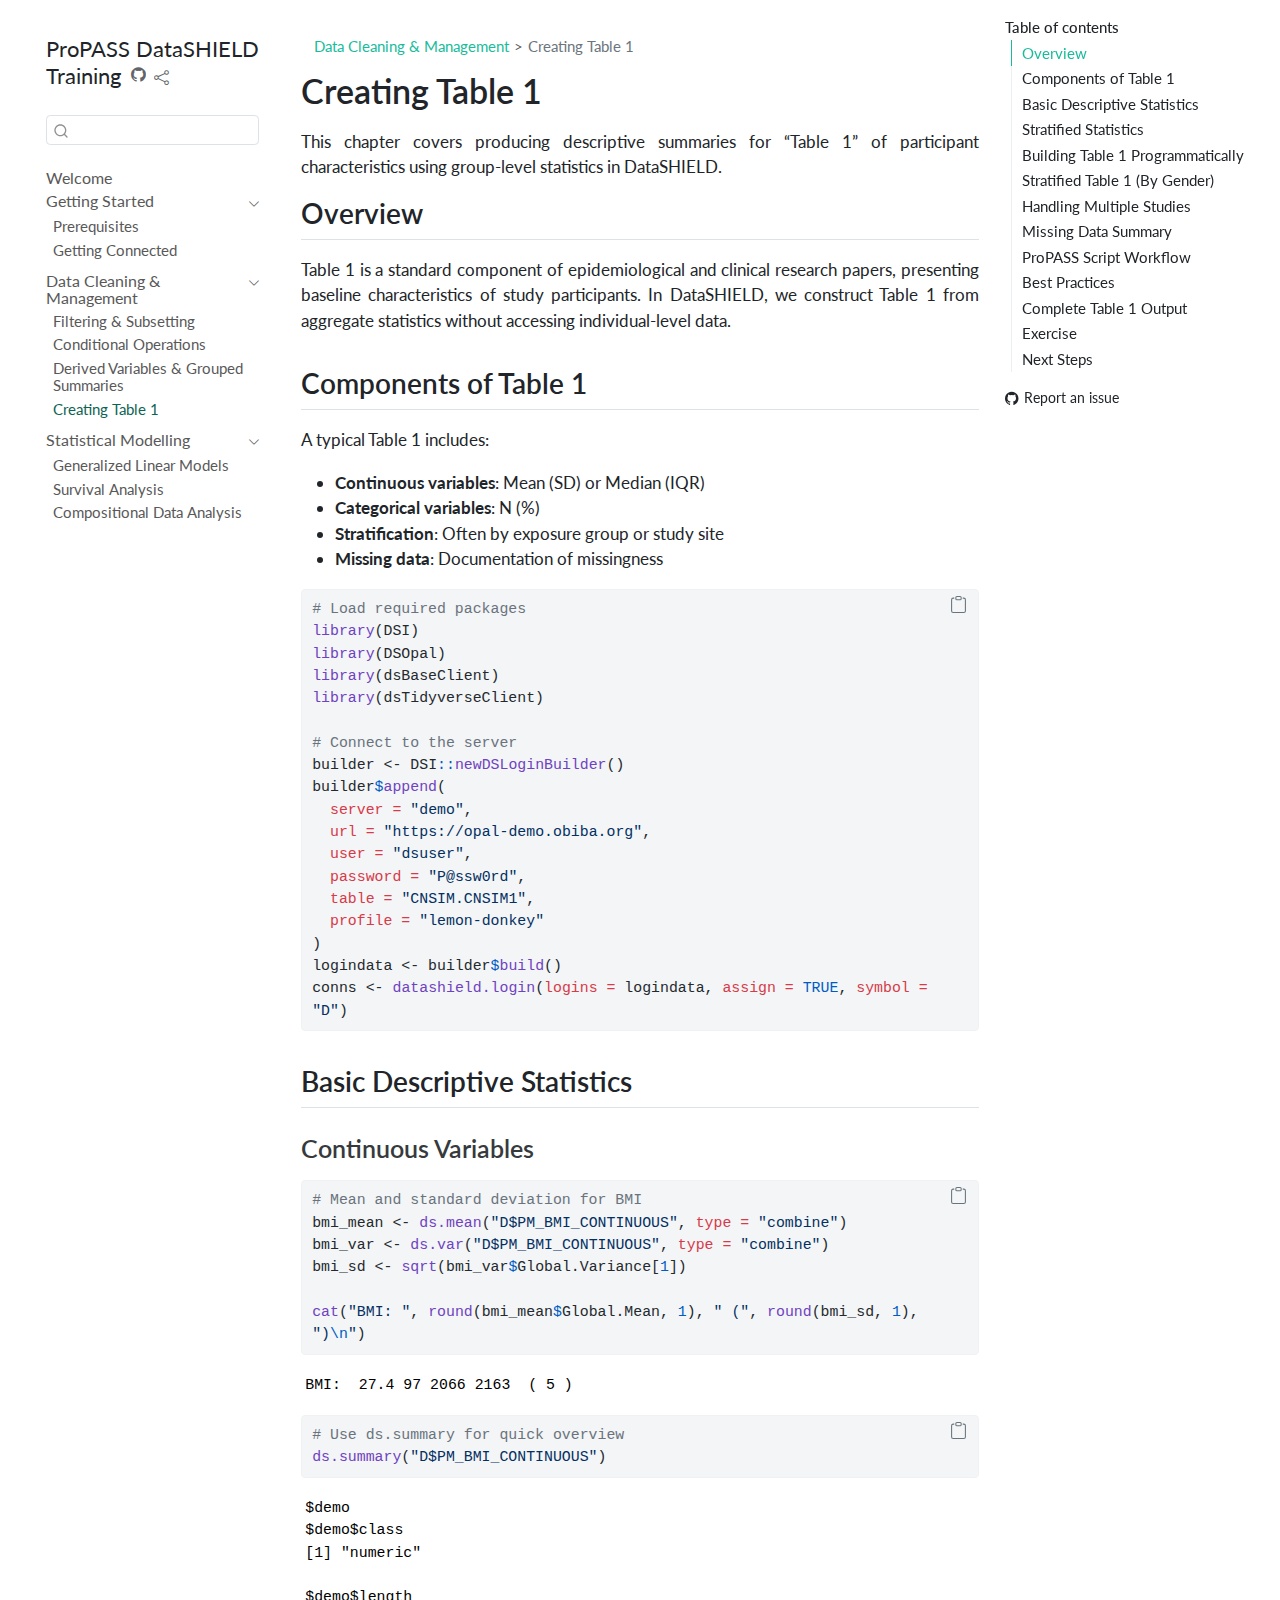
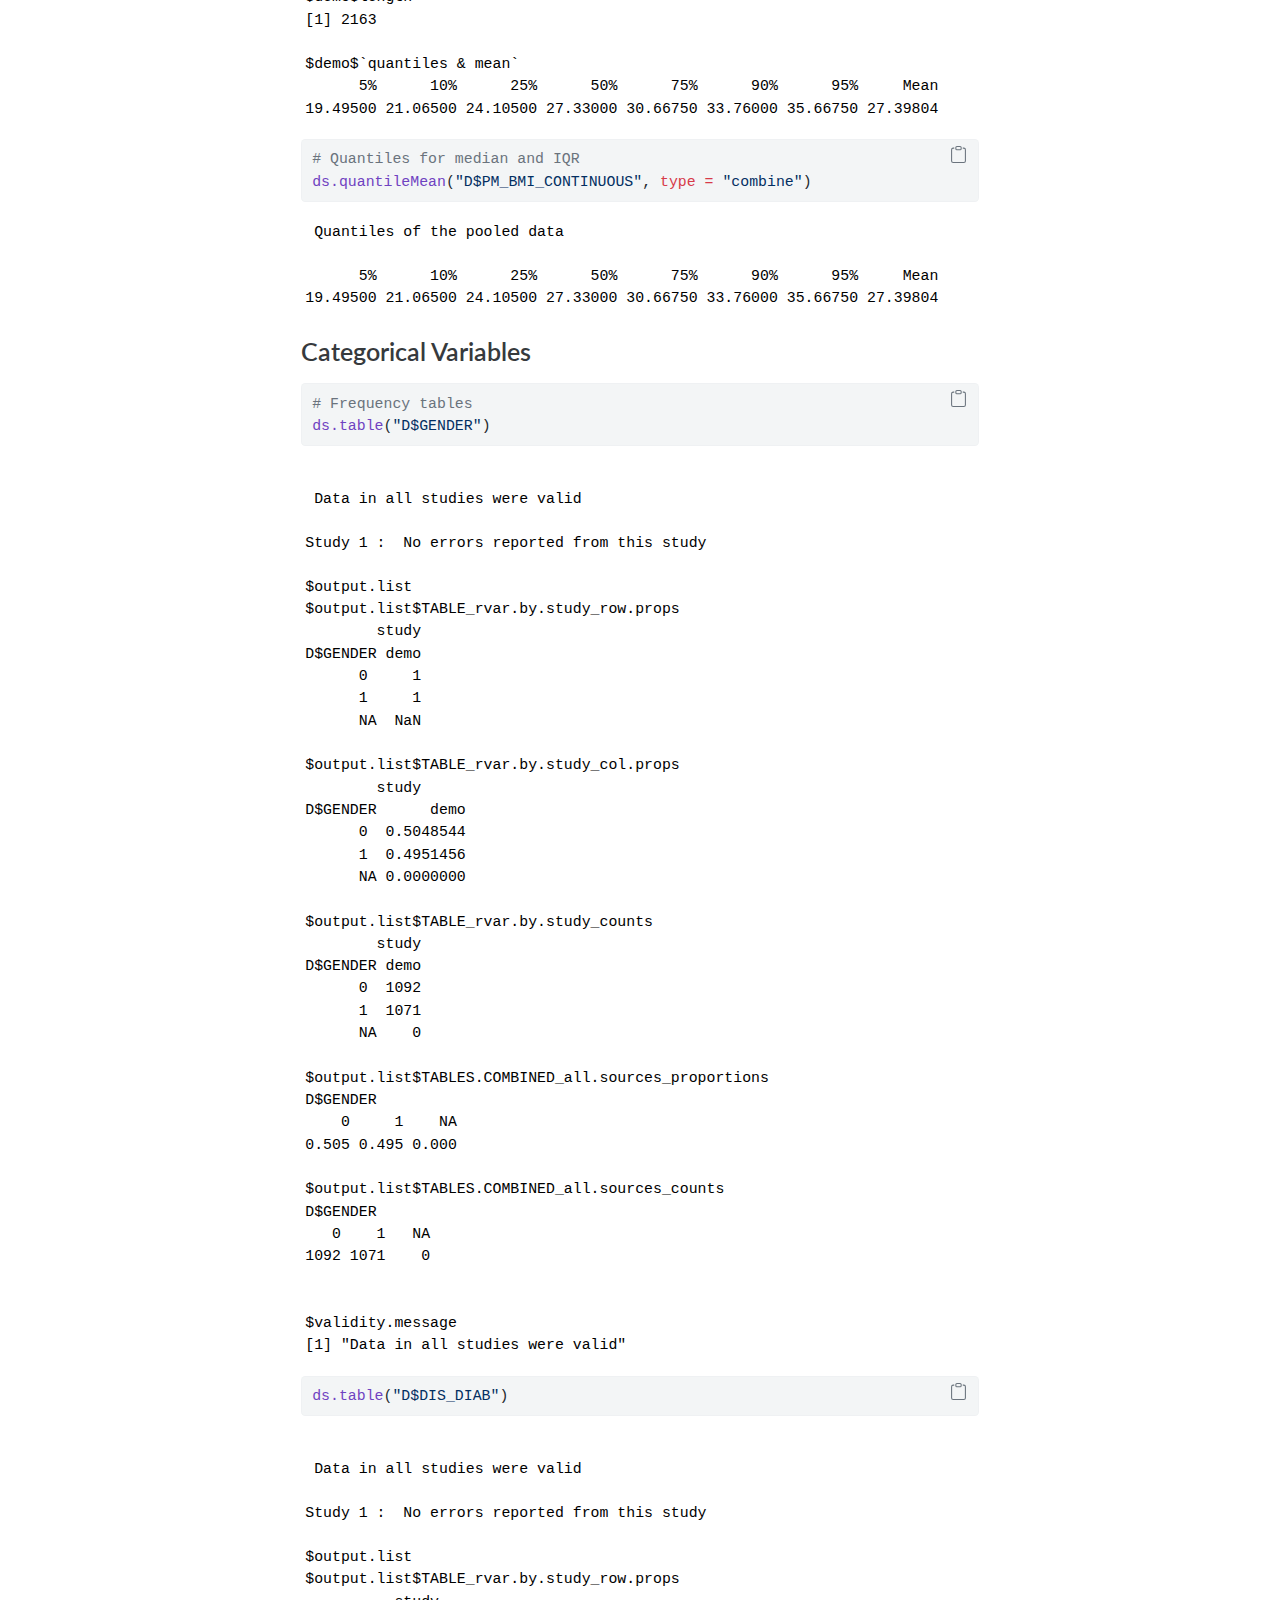
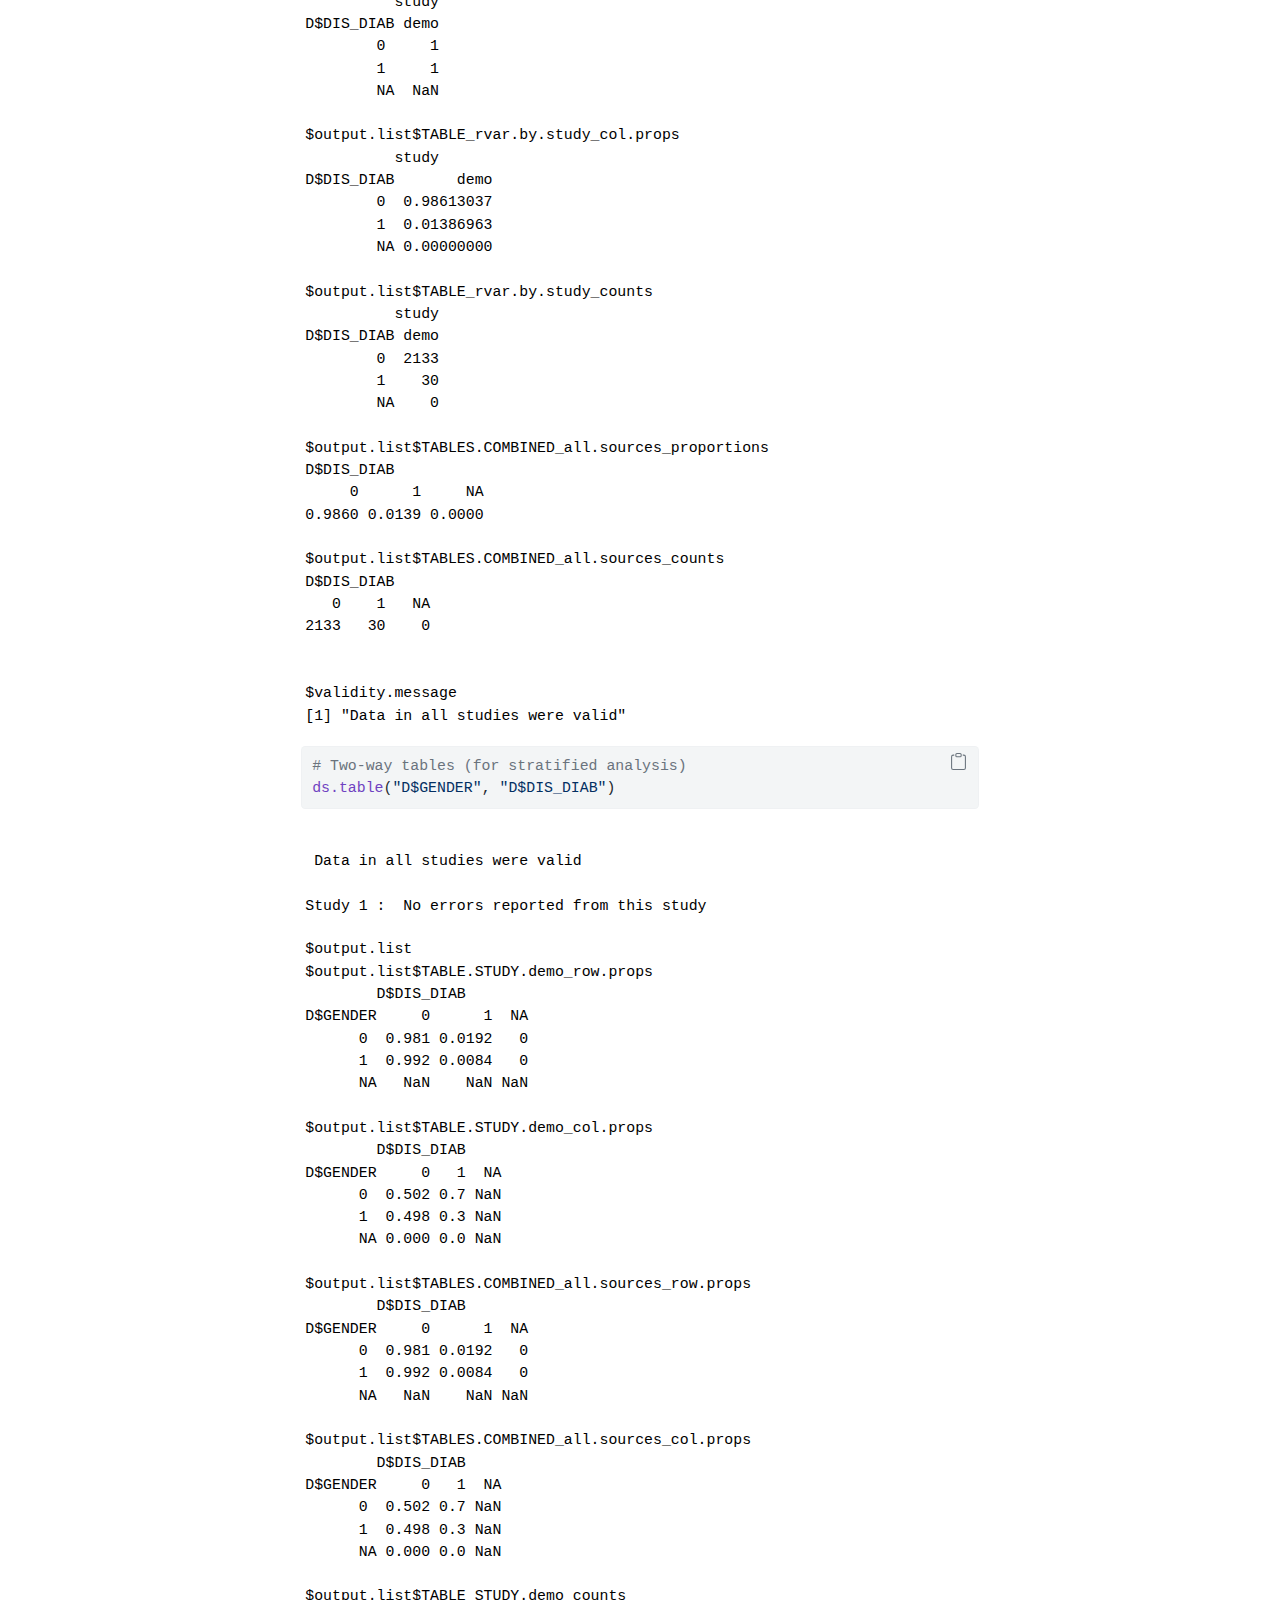
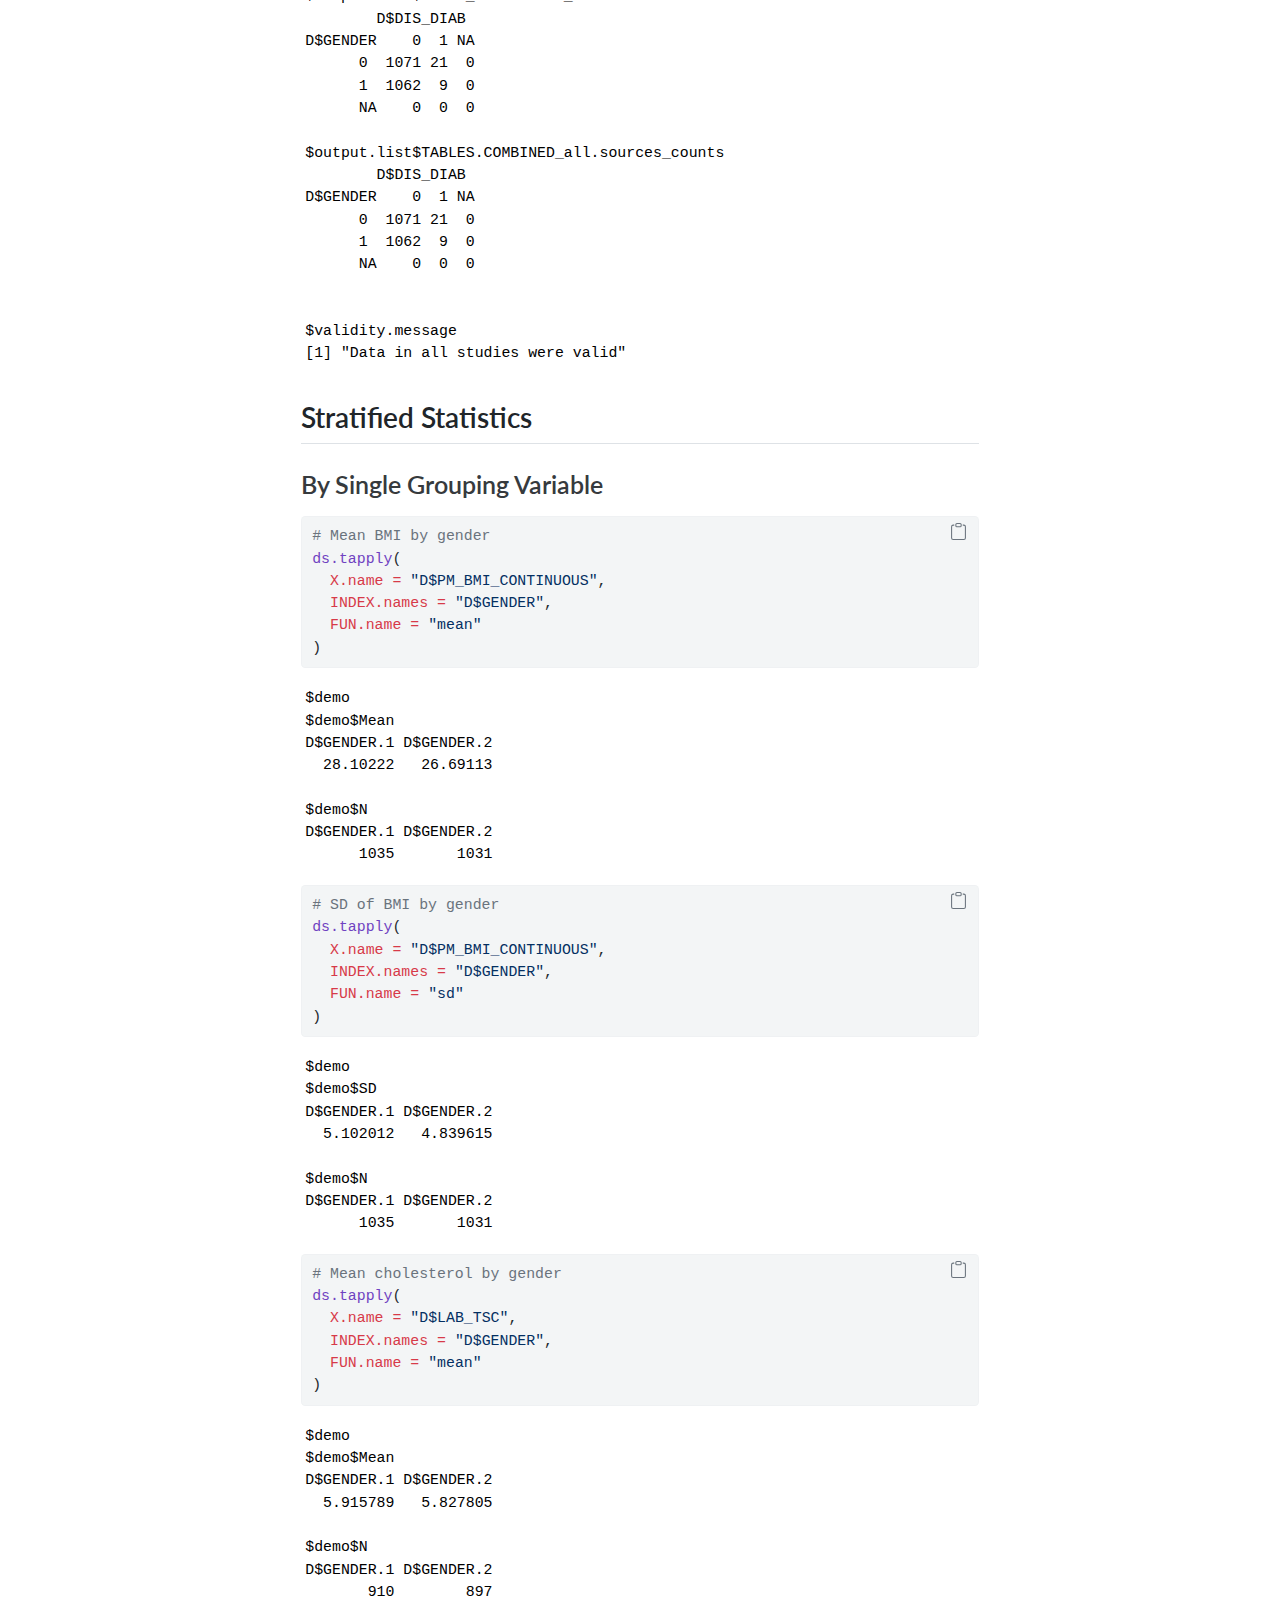
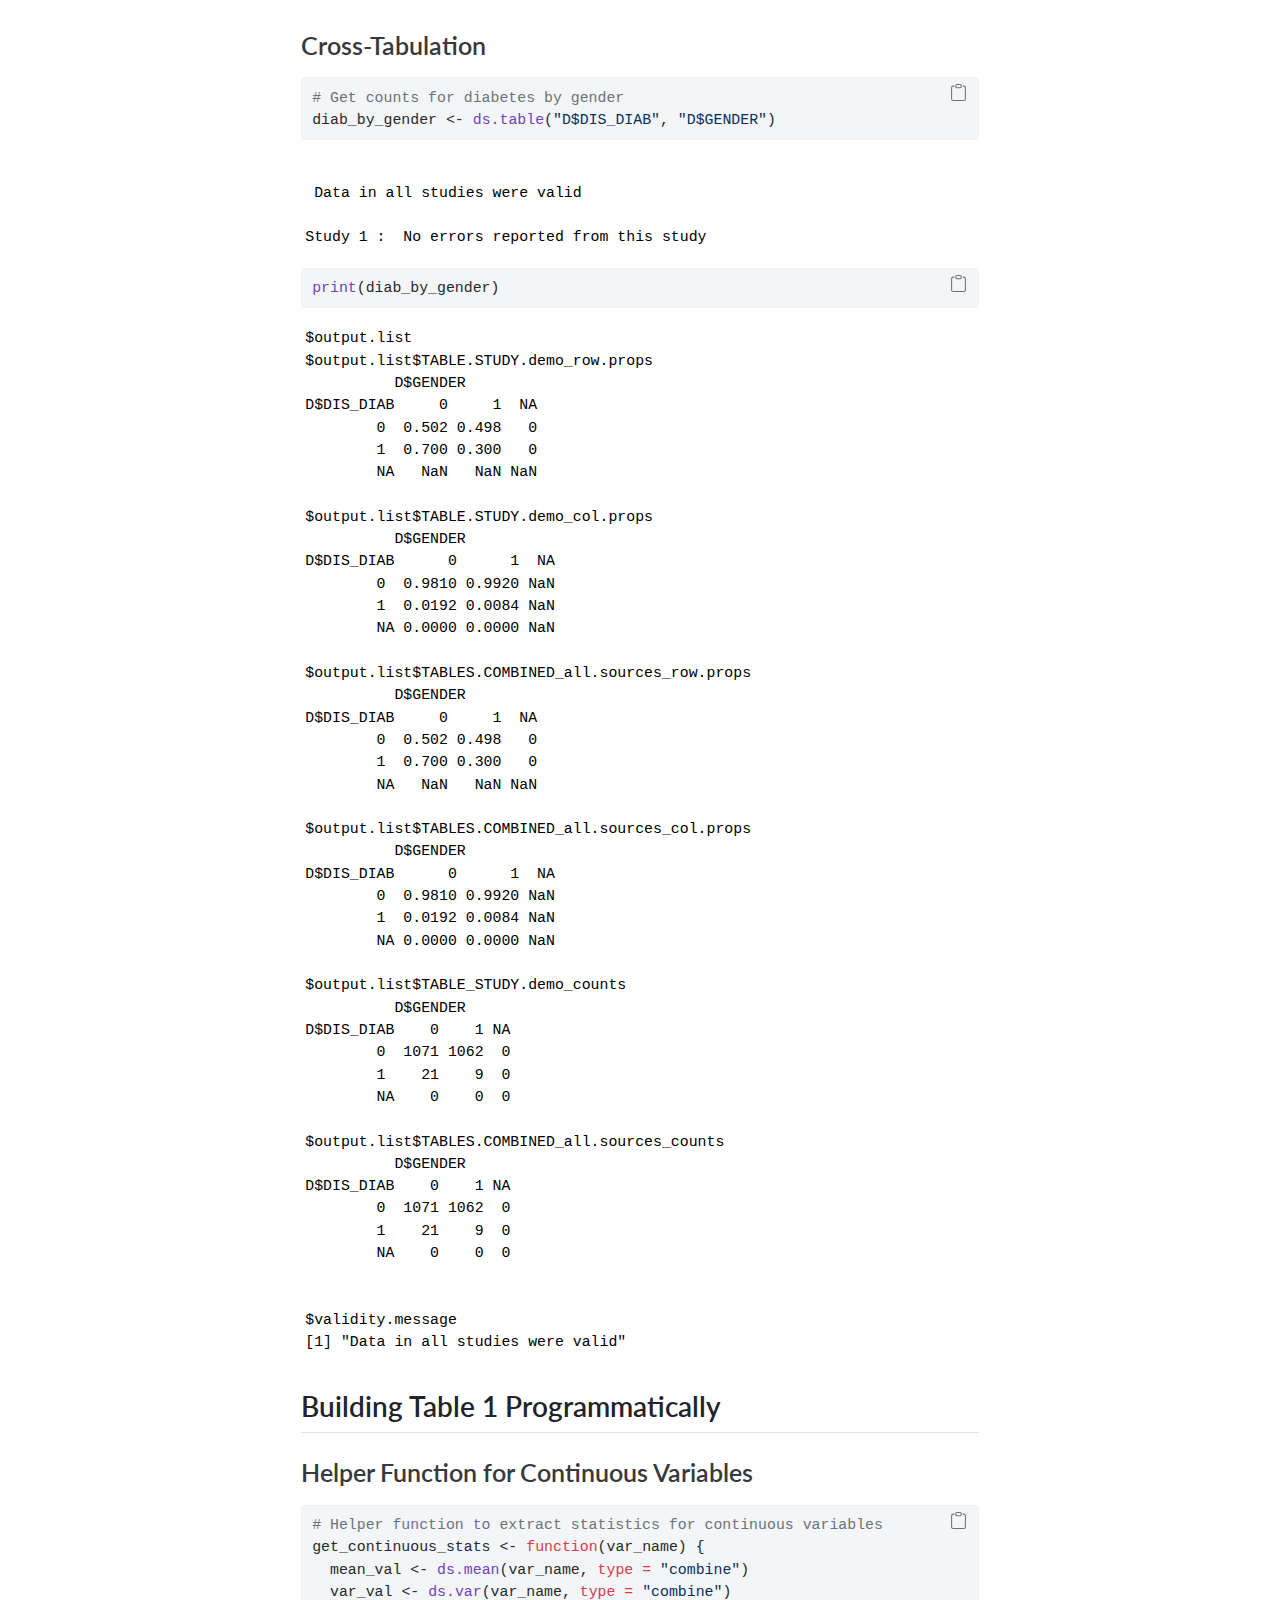
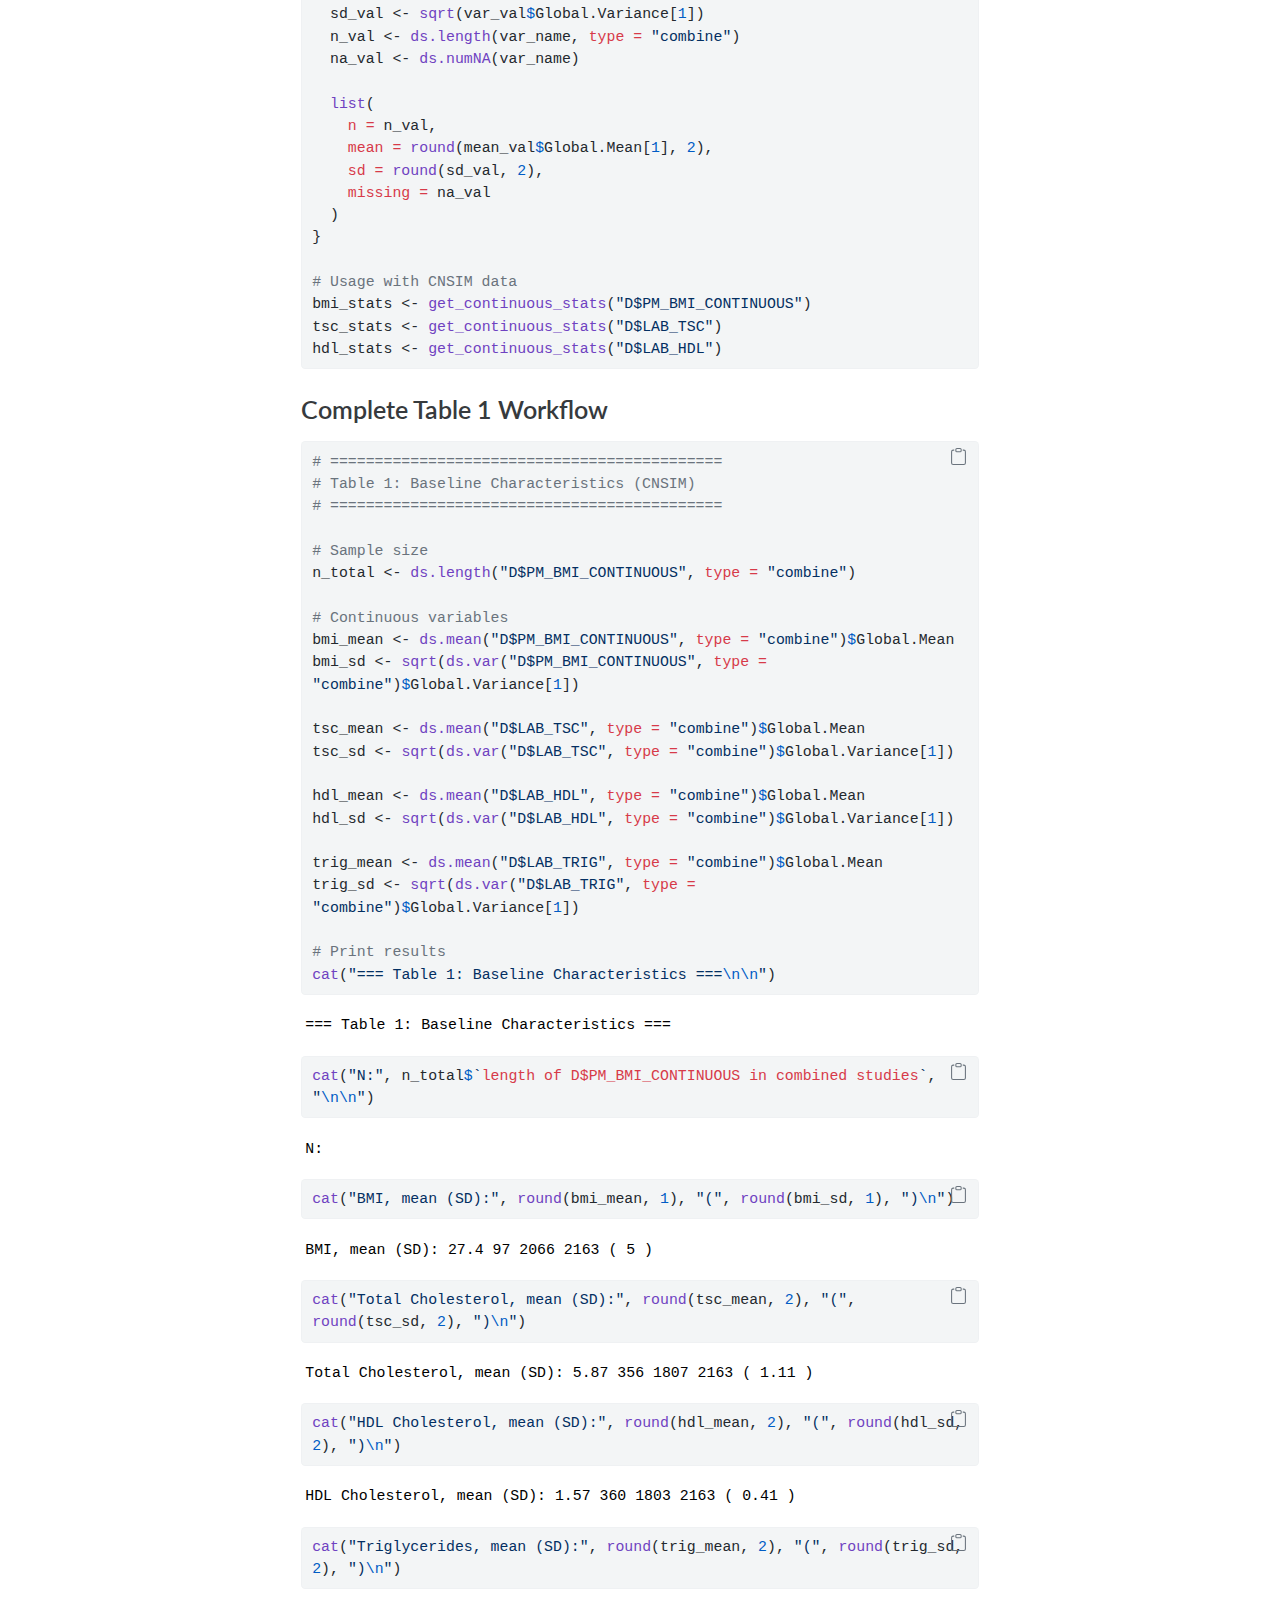
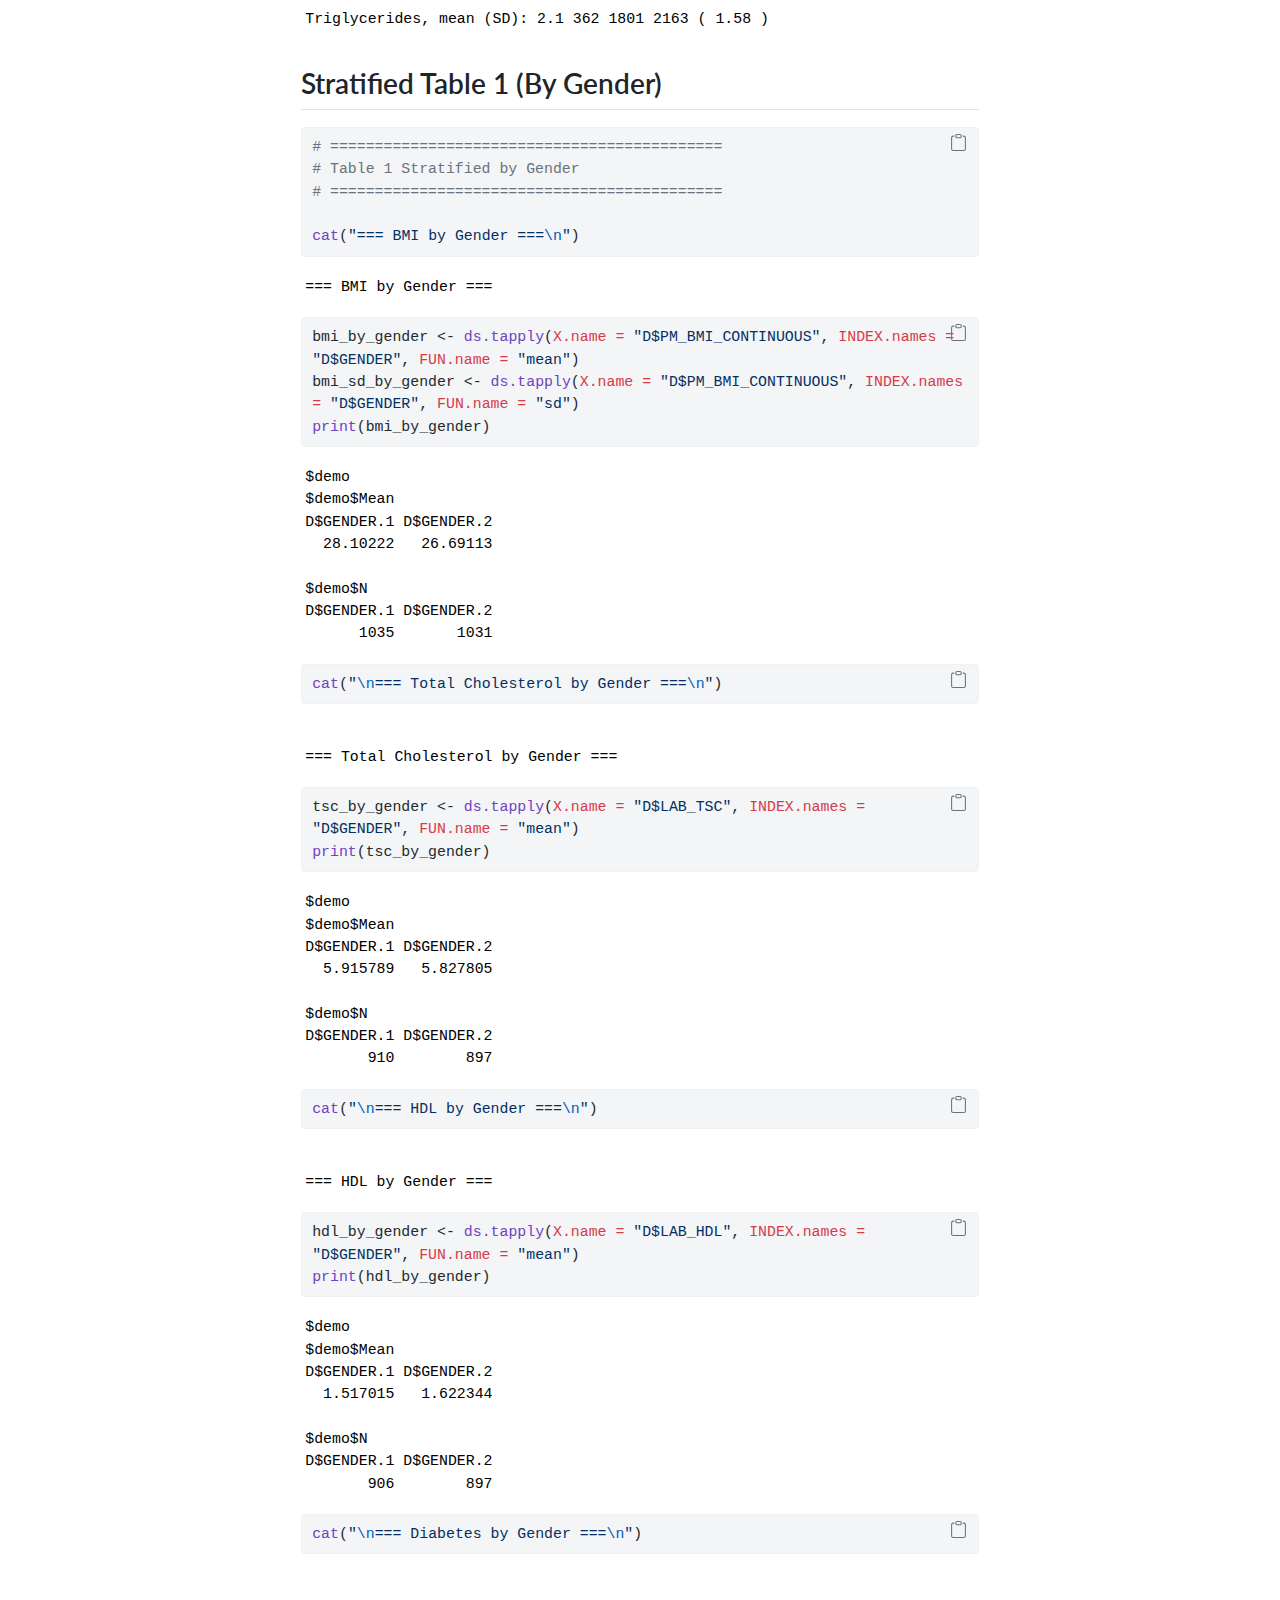
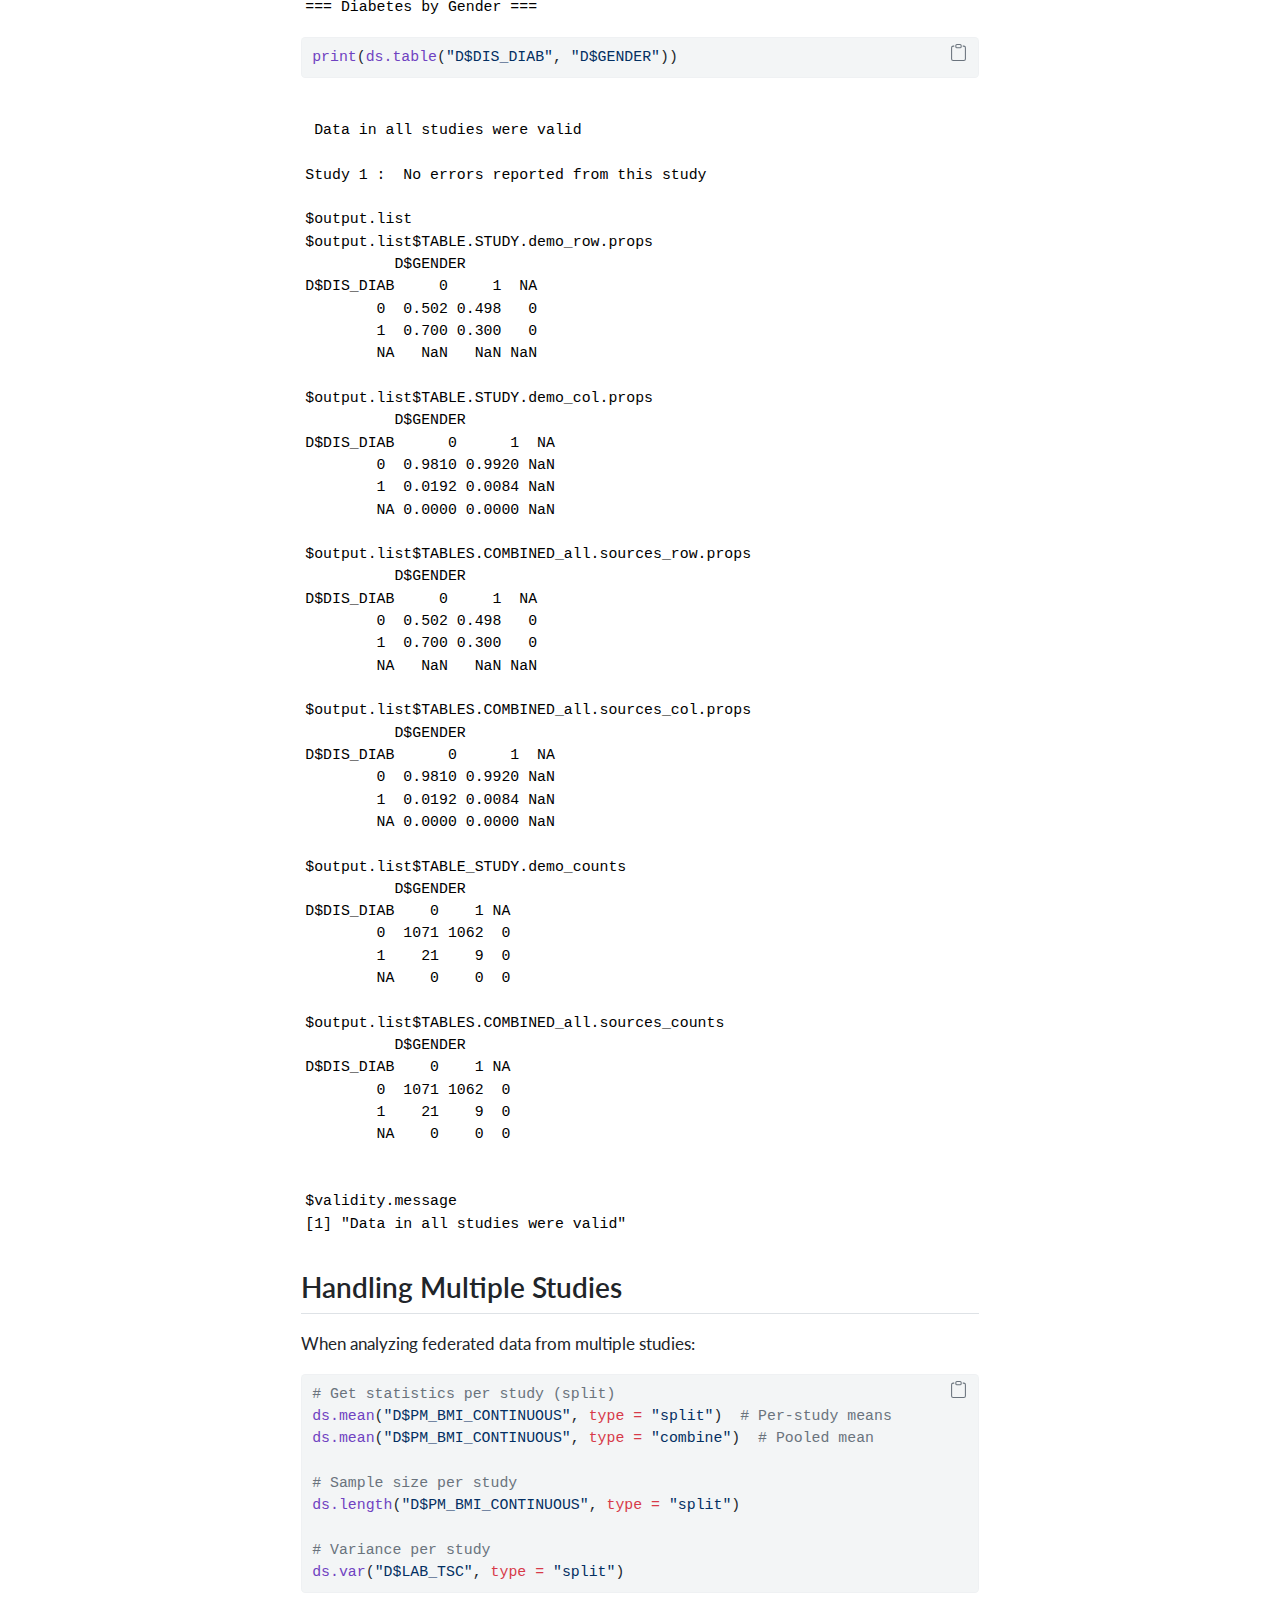
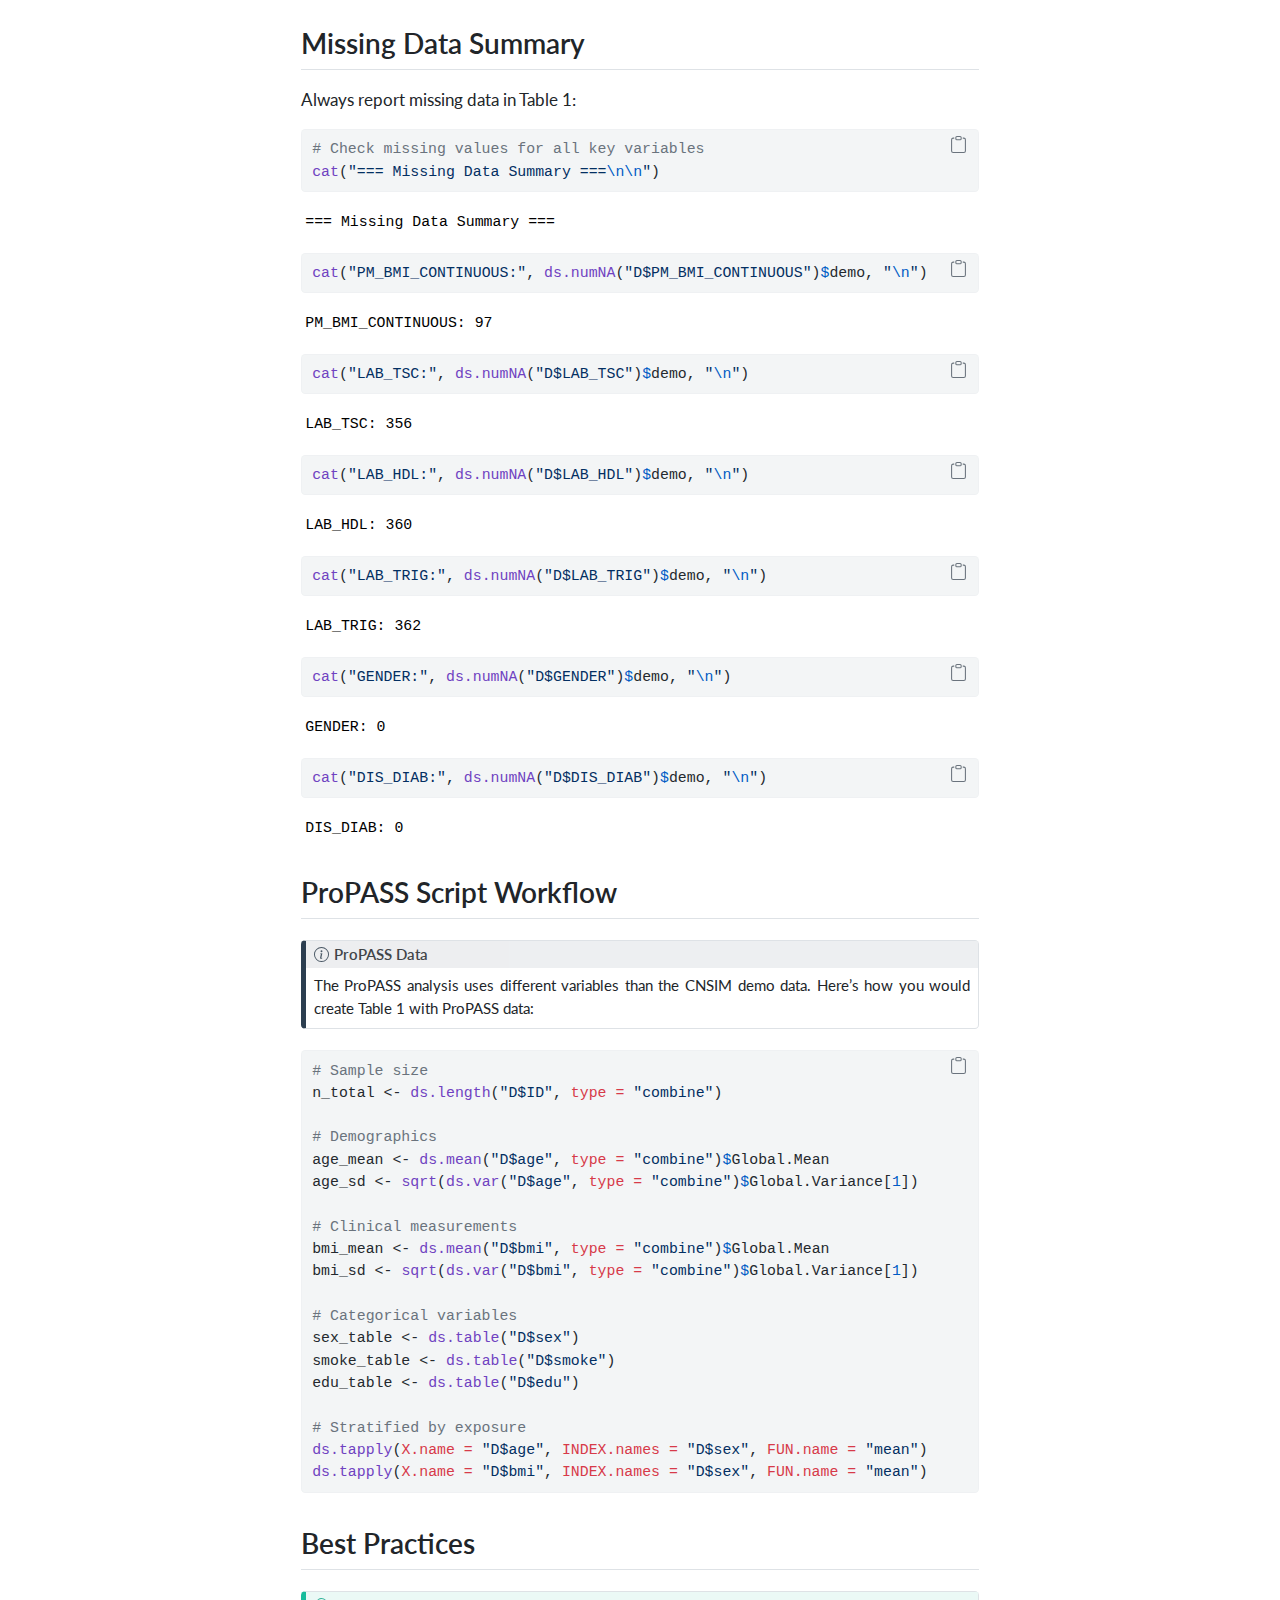
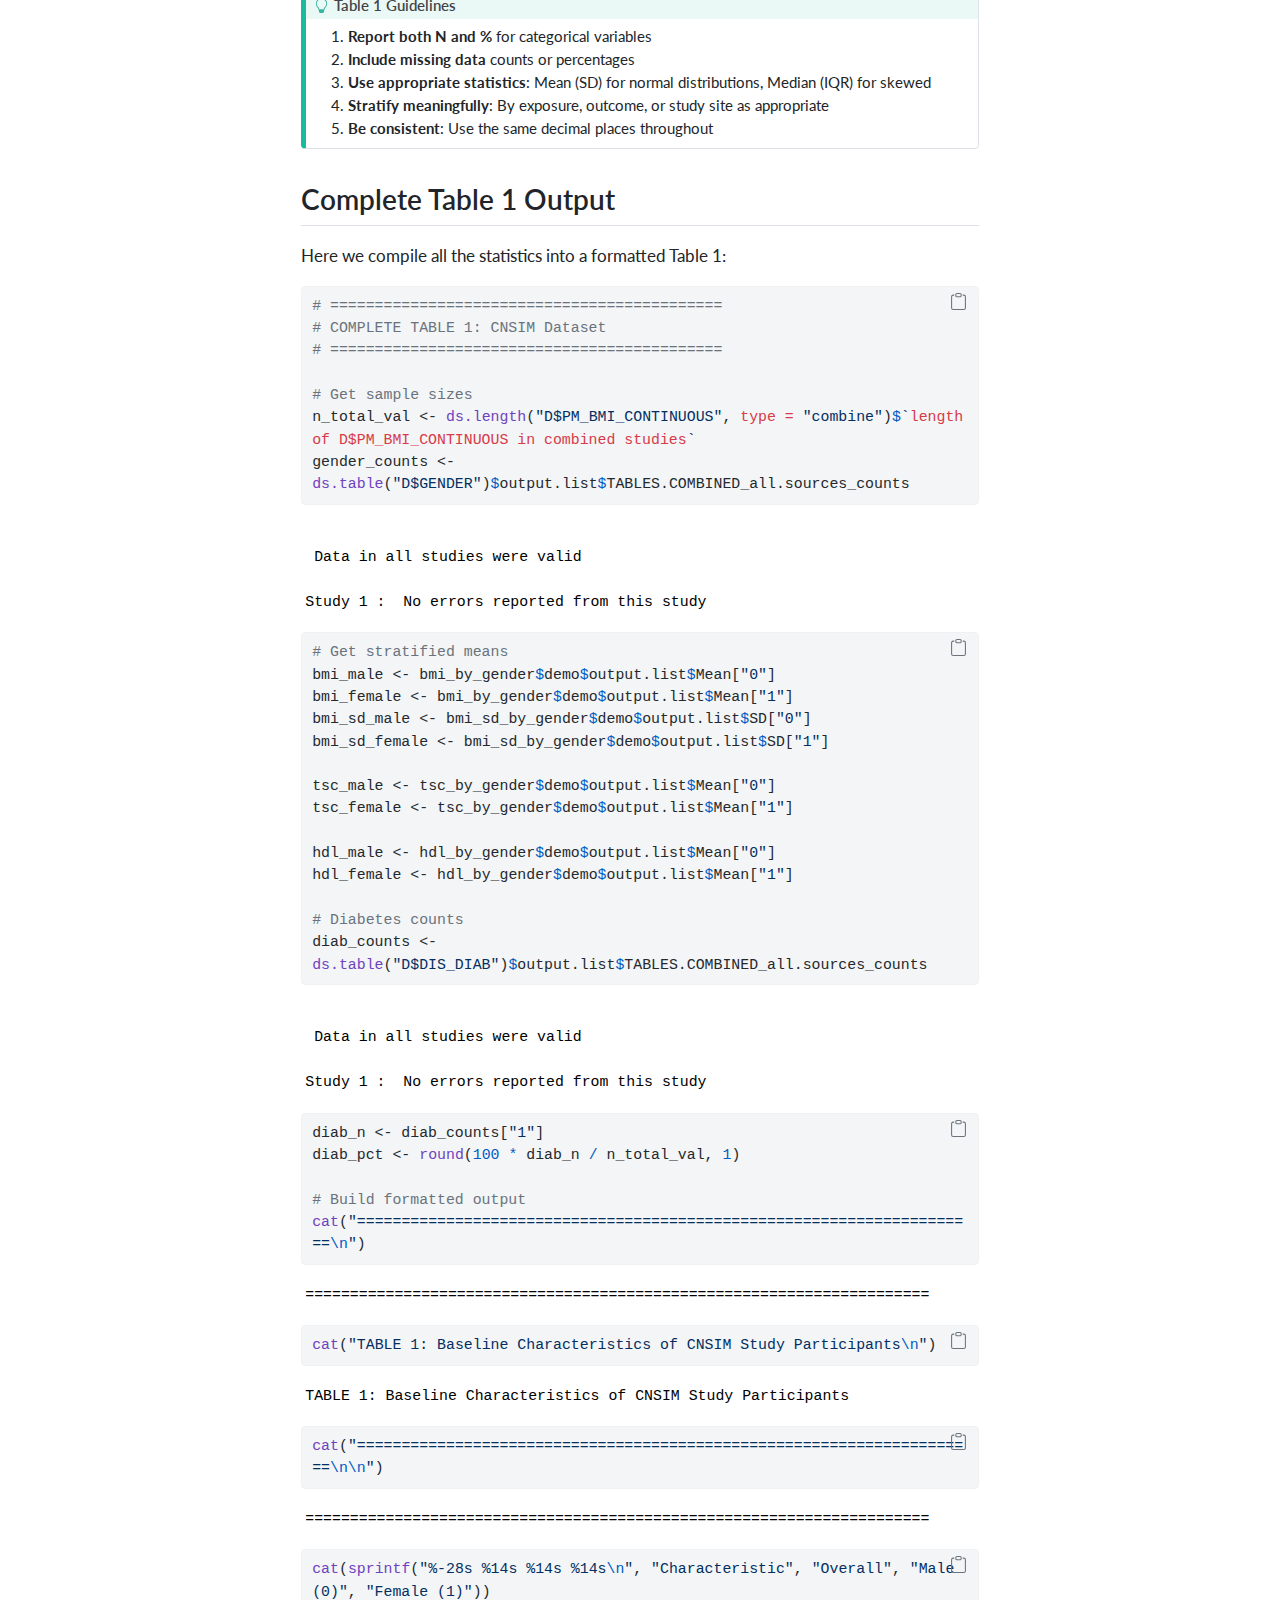
<file: docs/6-table-one.html>
<!DOCTYPE html>
<html xmlns="http://www.w3.org/1999/xhtml" lang="en" xml:lang="en"><head>

<meta charset="utf-8">
<meta name="generator" content="quarto-1.5.54">

<meta name="viewport" content="width=device-width, initial-scale=1.0, user-scalable=yes">


<title>Creating Table 1 – ProPASS DataSHIELD Training</title>
<style>
code{white-space: pre-wrap;}
span.smallcaps{font-variant: small-caps;}
div.columns{display: flex; gap: min(4vw, 1.5em);}
div.column{flex: auto; overflow-x: auto;}
div.hanging-indent{margin-left: 1.5em; text-indent: -1.5em;}
ul.task-list{list-style: none;}
ul.task-list li input[type="checkbox"] {
  width: 0.8em;
  margin: 0 0.8em 0.2em -1em; /* quarto-specific, see https://github.com/quarto-dev/quarto-cli/issues/4556 */ 
  vertical-align: middle;
}
/* CSS for syntax highlighting */
pre > code.sourceCode { white-space: pre; position: relative; }
pre > code.sourceCode > span { line-height: 1.25; }
pre > code.sourceCode > span:empty { height: 1.2em; }
.sourceCode { overflow: visible; }
code.sourceCode > span { color: inherit; text-decoration: inherit; }
div.sourceCode { margin: 1em 0; }
pre.sourceCode { margin: 0; }
@media screen {
div.sourceCode { overflow: auto; }
}
@media print {
pre > code.sourceCode { white-space: pre-wrap; }
pre > code.sourceCode > span { display: inline-block; text-indent: -5em; padding-left: 5em; }
}
pre.numberSource code
  { counter-reset: source-line 0; }
pre.numberSource code > span
  { position: relative; left: -4em; counter-increment: source-line; }
pre.numberSource code > span > a:first-child::before
  { content: counter(source-line);
    position: relative; left: -1em; text-align: right; vertical-align: baseline;
    border: none; display: inline-block;
    -webkit-touch-callout: none; -webkit-user-select: none;
    -khtml-user-select: none; -moz-user-select: none;
    -ms-user-select: none; user-select: none;
    padding: 0 4px; width: 4em;
  }
pre.numberSource { margin-left: 3em;  padding-left: 4px; }
div.sourceCode
  {   }
@media screen {
pre > code.sourceCode > span > a:first-child::before { text-decoration: underline; }
}
</style>


<script src="site_libs/quarto-nav/quarto-nav.js"></script>
<script src="site_libs/quarto-nav/headroom.min.js"></script>
<script src="site_libs/clipboard/clipboard.min.js"></script>
<script src="site_libs/quarto-search/autocomplete.umd.js"></script>
<script src="site_libs/quarto-search/fuse.min.js"></script>
<script src="site_libs/quarto-search/quarto-search.js"></script>
<meta name="quarto:offset" content="./">
<link href="./7-glm-models.html" rel="next">
<link href="./5-derived-variables.html" rel="prev">
<link href="./favicon.ico" rel="icon">
<script src="site_libs/quarto-html/quarto.js"></script>
<script src="site_libs/quarto-html/popper.min.js"></script>
<script src="site_libs/quarto-html/tippy.umd.min.js"></script>
<script src="site_libs/quarto-html/anchor.min.js"></script>
<link href="site_libs/quarto-html/tippy.css" rel="stylesheet">
<link href="site_libs/quarto-html/quarto-syntax-highlighting.css" rel="stylesheet" id="quarto-text-highlighting-styles">
<script src="site_libs/bootstrap/bootstrap.min.js"></script>
<link href="site_libs/bootstrap/bootstrap-icons.css" rel="stylesheet">
<link href="site_libs/bootstrap/bootstrap.min.css" rel="stylesheet" id="quarto-bootstrap" data-mode="light">
<script id="quarto-search-options" type="application/json">{
  "location": "sidebar",
  "copy-button": false,
  "collapse-after": 3,
  "panel-placement": "start",
  "type": "textbox",
  "limit": 50,
  "keyboard-shortcut": [
    "f",
    "/",
    "s"
  ],
  "show-item-context": false,
  "language": {
    "search-no-results-text": "No results",
    "search-matching-documents-text": "matching documents",
    "search-copy-link-title": "Copy link to search",
    "search-hide-matches-text": "Hide additional matches",
    "search-more-match-text": "more match in this document",
    "search-more-matches-text": "more matches in this document",
    "search-clear-button-title": "Clear",
    "search-text-placeholder": "",
    "search-detached-cancel-button-title": "Cancel",
    "search-submit-button-title": "Submit",
    "search-label": "Search"
  }
}</script>


</head>

<body class="nav-sidebar floating">

<div id="quarto-search-results"></div>
  <header id="quarto-header" class="headroom fixed-top">
  <nav class="quarto-secondary-nav">
    <div class="container-fluid d-flex">
      <button type="button" class="quarto-btn-toggle btn" data-bs-toggle="collapse" role="button" data-bs-target=".quarto-sidebar-collapse-item" aria-controls="quarto-sidebar" aria-expanded="false" aria-label="Toggle sidebar navigation" onclick="if (window.quartoToggleHeadroom) { window.quartoToggleHeadroom(); }">
        <i class="bi bi-layout-text-sidebar-reverse"></i>
      </button>
        <nav class="quarto-page-breadcrumbs" aria-label="breadcrumb"><ol class="breadcrumb"><li class="breadcrumb-item"><a href="./3-filtering-subsetting.html">Data Cleaning &amp; Management</a></li><li class="breadcrumb-item"><a href="./6-table-one.html"><span class="chapter-title">Creating Table 1</span></a></li></ol></nav>
        <a class="flex-grow-1" role="navigation" data-bs-toggle="collapse" data-bs-target=".quarto-sidebar-collapse-item" aria-controls="quarto-sidebar" aria-expanded="false" aria-label="Toggle sidebar navigation" onclick="if (window.quartoToggleHeadroom) { window.quartoToggleHeadroom(); }">      
        </a>
      <button type="button" class="btn quarto-search-button" aria-label="Search" onclick="window.quartoOpenSearch();">
        <i class="bi bi-search"></i>
      </button>
    </div>
  </nav>
</header>
<!-- content -->
<div id="quarto-content" class="quarto-container page-columns page-rows-contents page-layout-article">
<!-- sidebar -->
  <nav id="quarto-sidebar" class="sidebar collapse collapse-horizontal quarto-sidebar-collapse-item sidebar-navigation floating overflow-auto">
    <div class="pt-lg-2 mt-2 text-left sidebar-header">
    <div class="sidebar-title mb-0 py-0">
      <a href="./">ProPASS DataSHIELD Training</a> 
        <div class="sidebar-tools-main">
    <a href="https://github.com/propass/propass-training" title="Source Code" class="quarto-navigation-tool px-1" aria-label="Source Code"><i class="bi bi-github"></i></a>
    <div class="dropdown">
      <a href="" title="Share" id="quarto-navigation-tool-dropdown-0" class="quarto-navigation-tool dropdown-toggle px-1" data-bs-toggle="dropdown" aria-expanded="false" role="link" aria-label="Share"><i class="bi bi-share"></i></a>
      <ul class="dropdown-menu" aria-labelledby="quarto-navigation-tool-dropdown-0">
          <li>
            <a class="dropdown-item sidebar-tools-main-item" href="https://twitter.com/intent/tweet?url=|url|">
              <i class="bi bi-twitter pe-1"></i>
            Twitter
            </a>
          </li>
          <li>
            <a class="dropdown-item sidebar-tools-main-item" href="https://www.linkedin.com/sharing/share-offsite/?url=|url|">
              <i class="bi bi-linkedin pe-1"></i>
            LinkedIn
            </a>
          </li>
      </ul>
    </div>
</div>
    </div>
      </div>
        <div class="mt-2 flex-shrink-0 align-items-center">
        <div class="sidebar-search">
        <div id="quarto-search" class="" title="Search"></div>
        </div>
        </div>
    <div class="sidebar-menu-container"> 
    <ul class="list-unstyled mt-1">
        <li class="sidebar-item">
  <div class="sidebar-item-container"> 
  <a href="./index.html" class="sidebar-item-text sidebar-link"><span class="chapter-title">Welcome</span></a>
  </div>
</li>
        <li class="sidebar-item sidebar-item-section">
      <div class="sidebar-item-container"> 
            <a class="sidebar-item-text sidebar-link text-start" data-bs-toggle="collapse" data-bs-target="#quarto-sidebar-section-1" role="navigation" aria-expanded="true">
 <span class="menu-text">Getting Started</span></a>
          <a class="sidebar-item-toggle text-start" data-bs-toggle="collapse" data-bs-target="#quarto-sidebar-section-1" role="navigation" aria-expanded="true" aria-label="Toggle section">
            <i class="bi bi-chevron-right ms-2"></i>
          </a> 
      </div>
      <ul id="quarto-sidebar-section-1" class="collapse list-unstyled sidebar-section depth1 show">  
          <li class="sidebar-item">
  <div class="sidebar-item-container"> 
  <a href="./1-prerequisites.html" class="sidebar-item-text sidebar-link"><span class="chapter-title">Prerequisites</span></a>
  </div>
</li>
          <li class="sidebar-item">
  <div class="sidebar-item-container"> 
  <a href="./2-getting-connected.html" class="sidebar-item-text sidebar-link"><span class="chapter-title">Getting Connected</span></a>
  </div>
</li>
      </ul>
  </li>
        <li class="sidebar-item sidebar-item-section">
      <div class="sidebar-item-container"> 
            <a class="sidebar-item-text sidebar-link text-start" data-bs-toggle="collapse" data-bs-target="#quarto-sidebar-section-2" role="navigation" aria-expanded="true">
 <span class="menu-text">Data Cleaning &amp; Management</span></a>
          <a class="sidebar-item-toggle text-start" data-bs-toggle="collapse" data-bs-target="#quarto-sidebar-section-2" role="navigation" aria-expanded="true" aria-label="Toggle section">
            <i class="bi bi-chevron-right ms-2"></i>
          </a> 
      </div>
      <ul id="quarto-sidebar-section-2" class="collapse list-unstyled sidebar-section depth1 show">  
          <li class="sidebar-item">
  <div class="sidebar-item-container"> 
  <a href="./3-filtering-subsetting.html" class="sidebar-item-text sidebar-link"><span class="chapter-title">Filtering &amp; Subsetting</span></a>
  </div>
</li>
          <li class="sidebar-item">
  <div class="sidebar-item-container"> 
  <a href="./4-conditional-operations.html" class="sidebar-item-text sidebar-link"><span class="chapter-title">Conditional Operations</span></a>
  </div>
</li>
          <li class="sidebar-item">
  <div class="sidebar-item-container"> 
  <a href="./5-derived-variables.html" class="sidebar-item-text sidebar-link"><span class="chapter-title">Derived Variables &amp; Grouped Summaries</span></a>
  </div>
</li>
          <li class="sidebar-item">
  <div class="sidebar-item-container"> 
  <a href="./6-table-one.html" class="sidebar-item-text sidebar-link active"><span class="chapter-title">Creating Table 1</span></a>
  </div>
</li>
      </ul>
  </li>
        <li class="sidebar-item sidebar-item-section">
      <div class="sidebar-item-container"> 
            <a class="sidebar-item-text sidebar-link text-start" data-bs-toggle="collapse" data-bs-target="#quarto-sidebar-section-3" role="navigation" aria-expanded="true">
 <span class="menu-text">Statistical Modelling</span></a>
          <a class="sidebar-item-toggle text-start" data-bs-toggle="collapse" data-bs-target="#quarto-sidebar-section-3" role="navigation" aria-expanded="true" aria-label="Toggle section">
            <i class="bi bi-chevron-right ms-2"></i>
          </a> 
      </div>
      <ul id="quarto-sidebar-section-3" class="collapse list-unstyled sidebar-section depth1 show">  
          <li class="sidebar-item">
  <div class="sidebar-item-container"> 
  <a href="./7-glm-models.html" class="sidebar-item-text sidebar-link"><span class="chapter-title">Generalized Linear Models</span></a>
  </div>
</li>
          <li class="sidebar-item">
  <div class="sidebar-item-container"> 
  <a href="./8-survival-analysis.html" class="sidebar-item-text sidebar-link"><span class="chapter-title">Survival Analysis</span></a>
  </div>
</li>
          <li class="sidebar-item">
  <div class="sidebar-item-container"> 
  <a href="./9-coda-analysis.html" class="sidebar-item-text sidebar-link"><span class="chapter-title">Compositional Data Analysis</span></a>
  </div>
</li>
      </ul>
  </li>
    </ul>
    </div>
</nav>
<div id="quarto-sidebar-glass" class="quarto-sidebar-collapse-item" data-bs-toggle="collapse" data-bs-target=".quarto-sidebar-collapse-item"></div>
<!-- margin-sidebar -->
    <div id="quarto-margin-sidebar" class="sidebar margin-sidebar">
        <nav id="TOC" role="doc-toc" class="toc-active">
    <h2 id="toc-title">Table of contents</h2>
   
  <ul>
  <li><a href="#overview" id="toc-overview" class="nav-link active" data-scroll-target="#overview">Overview</a></li>
  <li><a href="#components-of-table-1" id="toc-components-of-table-1" class="nav-link" data-scroll-target="#components-of-table-1">Components of Table 1</a></li>
  <li><a href="#basic-descriptive-statistics" id="toc-basic-descriptive-statistics" class="nav-link" data-scroll-target="#basic-descriptive-statistics">Basic Descriptive Statistics</a>
  <ul class="collapse">
  <li><a href="#continuous-variables" id="toc-continuous-variables" class="nav-link" data-scroll-target="#continuous-variables">Continuous Variables</a></li>
  <li><a href="#categorical-variables" id="toc-categorical-variables" class="nav-link" data-scroll-target="#categorical-variables">Categorical Variables</a></li>
  </ul></li>
  <li><a href="#stratified-statistics" id="toc-stratified-statistics" class="nav-link" data-scroll-target="#stratified-statistics">Stratified Statistics</a>
  <ul class="collapse">
  <li><a href="#by-single-grouping-variable" id="toc-by-single-grouping-variable" class="nav-link" data-scroll-target="#by-single-grouping-variable">By Single Grouping Variable</a></li>
  <li><a href="#cross-tabulation" id="toc-cross-tabulation" class="nav-link" data-scroll-target="#cross-tabulation">Cross-Tabulation</a></li>
  </ul></li>
  <li><a href="#building-table-1-programmatically" id="toc-building-table-1-programmatically" class="nav-link" data-scroll-target="#building-table-1-programmatically">Building Table 1 Programmatically</a>
  <ul class="collapse">
  <li><a href="#helper-function-for-continuous-variables" id="toc-helper-function-for-continuous-variables" class="nav-link" data-scroll-target="#helper-function-for-continuous-variables">Helper Function for Continuous Variables</a></li>
  <li><a href="#complete-table-1-workflow" id="toc-complete-table-1-workflow" class="nav-link" data-scroll-target="#complete-table-1-workflow">Complete Table 1 Workflow</a></li>
  </ul></li>
  <li><a href="#stratified-table-1-by-gender" id="toc-stratified-table-1-by-gender" class="nav-link" data-scroll-target="#stratified-table-1-by-gender">Stratified Table 1 (By Gender)</a></li>
  <li><a href="#handling-multiple-studies" id="toc-handling-multiple-studies" class="nav-link" data-scroll-target="#handling-multiple-studies">Handling Multiple Studies</a></li>
  <li><a href="#missing-data-summary" id="toc-missing-data-summary" class="nav-link" data-scroll-target="#missing-data-summary">Missing Data Summary</a></li>
  <li><a href="#propass-script-workflow" id="toc-propass-script-workflow" class="nav-link" data-scroll-target="#propass-script-workflow">ProPASS Script Workflow</a></li>
  <li><a href="#best-practices" id="toc-best-practices" class="nav-link" data-scroll-target="#best-practices">Best Practices</a></li>
  <li><a href="#complete-table-1-output" id="toc-complete-table-1-output" class="nav-link" data-scroll-target="#complete-table-1-output">Complete Table 1 Output</a></li>
  <li><a href="#exercise" id="toc-exercise" class="nav-link" data-scroll-target="#exercise">Exercise</a></li>
  <li><a href="#next-steps" id="toc-next-steps" class="nav-link" data-scroll-target="#next-steps">Next Steps</a></li>
  </ul>
<div class="toc-actions"><ul><li><a href="https://github.com/propass/propass-training/issues/new" class="toc-action"><i class="bi bi-github"></i>Report an issue</a></li></ul></div></nav>
    </div>
<!-- main -->
<main class="content" id="quarto-document-content">

<header id="title-block-header" class="quarto-title-block default"><nav class="quarto-page-breadcrumbs quarto-title-breadcrumbs d-none d-lg-block" aria-label="breadcrumb"><ol class="breadcrumb"><li class="breadcrumb-item"><a href="./3-filtering-subsetting.html">Data Cleaning &amp; Management</a></li><li class="breadcrumb-item"><a href="./6-table-one.html"><span class="chapter-title">Creating Table 1</span></a></li></ol></nav>
<div class="quarto-title">
<h1 class="title"><span class="chapter-title">Creating Table 1</span></h1>
</div>



<div class="quarto-title-meta">

    
  
    
  </div>
  


</header>


<div class="cell">
<style type="text/css">
p {
  text-align: justify
}
</style>
</div>
<p>This chapter covers producing descriptive summaries for “Table 1” of participant characteristics using group-level statistics in DataSHIELD.</p>
<section id="overview" class="level2">
<h2 class="anchored" data-anchor-id="overview">Overview</h2>
<p>Table 1 is a standard component of epidemiological and clinical research papers, presenting baseline characteristics of study participants. In DataSHIELD, we construct Table 1 from aggregate statistics without accessing individual-level data.</p>
</section>
<section id="components-of-table-1" class="level2">
<h2 class="anchored" data-anchor-id="components-of-table-1">Components of Table 1</h2>
<p>A typical Table 1 includes:</p>
<ul>
<li><strong>Continuous variables</strong>: Mean (SD) or Median (IQR)</li>
<li><strong>Categorical variables</strong>: N (%)</li>
<li><strong>Stratification</strong>: Often by exposure group or study site</li>
<li><strong>Missing data</strong>: Documentation of missingness</li>
</ul>
<div class="cell">
<div class="sourceCode cell-code" id="cb1"><pre class="sourceCode r code-with-copy"><code class="sourceCode r"><span id="cb1-1"><a href="#cb1-1" aria-hidden="true" tabindex="-1"></a><span class="co"># Load required packages</span></span>
<span id="cb1-2"><a href="#cb1-2" aria-hidden="true" tabindex="-1"></a><span class="fu">library</span>(DSI)</span>
<span id="cb1-3"><a href="#cb1-3" aria-hidden="true" tabindex="-1"></a><span class="fu">library</span>(DSOpal)</span>
<span id="cb1-4"><a href="#cb1-4" aria-hidden="true" tabindex="-1"></a><span class="fu">library</span>(dsBaseClient)</span>
<span id="cb1-5"><a href="#cb1-5" aria-hidden="true" tabindex="-1"></a><span class="fu">library</span>(dsTidyverseClient)</span>
<span id="cb1-6"><a href="#cb1-6" aria-hidden="true" tabindex="-1"></a></span>
<span id="cb1-7"><a href="#cb1-7" aria-hidden="true" tabindex="-1"></a><span class="co"># Connect to the server</span></span>
<span id="cb1-8"><a href="#cb1-8" aria-hidden="true" tabindex="-1"></a>builder <span class="ot">&lt;-</span> DSI<span class="sc">::</span><span class="fu">newDSLoginBuilder</span>()</span>
<span id="cb1-9"><a href="#cb1-9" aria-hidden="true" tabindex="-1"></a>builder<span class="sc">$</span><span class="fu">append</span>(</span>
<span id="cb1-10"><a href="#cb1-10" aria-hidden="true" tabindex="-1"></a>  <span class="at">server =</span> <span class="st">"demo"</span>,</span>
<span id="cb1-11"><a href="#cb1-11" aria-hidden="true" tabindex="-1"></a>  <span class="at">url =</span> <span class="st">"https://opal-demo.obiba.org"</span>,</span>
<span id="cb1-12"><a href="#cb1-12" aria-hidden="true" tabindex="-1"></a>  <span class="at">user =</span> <span class="st">"dsuser"</span>,</span>
<span id="cb1-13"><a href="#cb1-13" aria-hidden="true" tabindex="-1"></a>  <span class="at">password =</span> <span class="st">"P@ssw0rd"</span>,</span>
<span id="cb1-14"><a href="#cb1-14" aria-hidden="true" tabindex="-1"></a>  <span class="at">table =</span> <span class="st">"CNSIM.CNSIM1"</span>,</span>
<span id="cb1-15"><a href="#cb1-15" aria-hidden="true" tabindex="-1"></a>  <span class="at">profile =</span> <span class="st">"lemon-donkey"</span></span>
<span id="cb1-16"><a href="#cb1-16" aria-hidden="true" tabindex="-1"></a>)</span>
<span id="cb1-17"><a href="#cb1-17" aria-hidden="true" tabindex="-1"></a>logindata <span class="ot">&lt;-</span> builder<span class="sc">$</span><span class="fu">build</span>()</span>
<span id="cb1-18"><a href="#cb1-18" aria-hidden="true" tabindex="-1"></a>conns <span class="ot">&lt;-</span> <span class="fu">datashield.login</span>(<span class="at">logins =</span> logindata, <span class="at">assign =</span> <span class="cn">TRUE</span>, <span class="at">symbol =</span> <span class="st">"D"</span>)</span></code><button title="Copy to Clipboard" class="code-copy-button"><i class="bi"></i></button></pre></div>
</div>
</section>
<section id="basic-descriptive-statistics" class="level2">
<h2 class="anchored" data-anchor-id="basic-descriptive-statistics">Basic Descriptive Statistics</h2>
<section id="continuous-variables" class="level3">
<h3 class="anchored" data-anchor-id="continuous-variables">Continuous Variables</h3>
<div class="cell">
<div class="sourceCode cell-code" id="cb2"><pre class="sourceCode r code-with-copy"><code class="sourceCode r"><span id="cb2-1"><a href="#cb2-1" aria-hidden="true" tabindex="-1"></a><span class="co"># Mean and standard deviation for BMI</span></span>
<span id="cb2-2"><a href="#cb2-2" aria-hidden="true" tabindex="-1"></a>bmi_mean <span class="ot">&lt;-</span> <span class="fu">ds.mean</span>(<span class="st">"D$PM_BMI_CONTINUOUS"</span>, <span class="at">type =</span> <span class="st">"combine"</span>)</span>
<span id="cb2-3"><a href="#cb2-3" aria-hidden="true" tabindex="-1"></a>bmi_var <span class="ot">&lt;-</span> <span class="fu">ds.var</span>(<span class="st">"D$PM_BMI_CONTINUOUS"</span>, <span class="at">type =</span> <span class="st">"combine"</span>)</span>
<span id="cb2-4"><a href="#cb2-4" aria-hidden="true" tabindex="-1"></a>bmi_sd <span class="ot">&lt;-</span> <span class="fu">sqrt</span>(bmi_var<span class="sc">$</span>Global.Variance[<span class="dv">1</span>])</span>
<span id="cb2-5"><a href="#cb2-5" aria-hidden="true" tabindex="-1"></a></span>
<span id="cb2-6"><a href="#cb2-6" aria-hidden="true" tabindex="-1"></a><span class="fu">cat</span>(<span class="st">"BMI: "</span>, <span class="fu">round</span>(bmi_mean<span class="sc">$</span>Global.Mean, <span class="dv">1</span>), <span class="st">" ("</span>, <span class="fu">round</span>(bmi_sd, <span class="dv">1</span>), <span class="st">")</span><span class="sc">\n</span><span class="st">"</span>)</span></code><button title="Copy to Clipboard" class="code-copy-button"><i class="bi"></i></button></pre></div>
<div class="cell-output cell-output-stdout">
<pre><code>BMI:  27.4 97 2066 2163  ( 5 )</code></pre>
</div>
<div class="sourceCode cell-code" id="cb4"><pre class="sourceCode r code-with-copy"><code class="sourceCode r"><span id="cb4-1"><a href="#cb4-1" aria-hidden="true" tabindex="-1"></a><span class="co"># Use ds.summary for quick overview</span></span>
<span id="cb4-2"><a href="#cb4-2" aria-hidden="true" tabindex="-1"></a><span class="fu">ds.summary</span>(<span class="st">"D$PM_BMI_CONTINUOUS"</span>)</span></code><button title="Copy to Clipboard" class="code-copy-button"><i class="bi"></i></button></pre></div>
<div class="cell-output cell-output-stdout">
<pre><code>$demo
$demo$class
[1] "numeric"

$demo$length
[1] 2163

$demo$`quantiles &amp; mean`
      5%      10%      25%      50%      75%      90%      95%     Mean 
19.49500 21.06500 24.10500 27.33000 30.66750 33.76000 35.66750 27.39804 </code></pre>
</div>
<div class="sourceCode cell-code" id="cb6"><pre class="sourceCode r code-with-copy"><code class="sourceCode r"><span id="cb6-1"><a href="#cb6-1" aria-hidden="true" tabindex="-1"></a><span class="co"># Quantiles for median and IQR</span></span>
<span id="cb6-2"><a href="#cb6-2" aria-hidden="true" tabindex="-1"></a><span class="fu">ds.quantileMean</span>(<span class="st">"D$PM_BMI_CONTINUOUS"</span>, <span class="at">type =</span> <span class="st">"combine"</span>)</span></code><button title="Copy to Clipboard" class="code-copy-button"><i class="bi"></i></button></pre></div>
<div class="cell-output cell-output-stderr">
<pre><code> Quantiles of the pooled data</code></pre>
</div>
<div class="cell-output cell-output-stdout">
<pre><code>      5%      10%      25%      50%      75%      90%      95%     Mean 
19.49500 21.06500 24.10500 27.33000 30.66750 33.76000 35.66750 27.39804 </code></pre>
</div>
</div>
</section>
<section id="categorical-variables" class="level3">
<h3 class="anchored" data-anchor-id="categorical-variables">Categorical Variables</h3>
<div class="cell">
<div class="sourceCode cell-code" id="cb9"><pre class="sourceCode r code-with-copy"><code class="sourceCode r"><span id="cb9-1"><a href="#cb9-1" aria-hidden="true" tabindex="-1"></a><span class="co"># Frequency tables</span></span>
<span id="cb9-2"><a href="#cb9-2" aria-hidden="true" tabindex="-1"></a><span class="fu">ds.table</span>(<span class="st">"D$GENDER"</span>)</span></code><button title="Copy to Clipboard" class="code-copy-button"><i class="bi"></i></button></pre></div>
<div class="cell-output cell-output-stdout">
<pre><code>
 Data in all studies were valid 

Study 1 :  No errors reported from this study</code></pre>
</div>
<div class="cell-output cell-output-stdout">
<pre><code>$output.list
$output.list$TABLE_rvar.by.study_row.props
        study
D$GENDER demo
      0     1
      1     1
      NA  NaN

$output.list$TABLE_rvar.by.study_col.props
        study
D$GENDER      demo
      0  0.5048544
      1  0.4951456
      NA 0.0000000

$output.list$TABLE_rvar.by.study_counts
        study
D$GENDER demo
      0  1092
      1  1071
      NA    0

$output.list$TABLES.COMBINED_all.sources_proportions
D$GENDER
    0     1    NA 
0.505 0.495 0.000 

$output.list$TABLES.COMBINED_all.sources_counts
D$GENDER
   0    1   NA 
1092 1071    0 


$validity.message
[1] "Data in all studies were valid"</code></pre>
</div>
<div class="sourceCode cell-code" id="cb12"><pre class="sourceCode r code-with-copy"><code class="sourceCode r"><span id="cb12-1"><a href="#cb12-1" aria-hidden="true" tabindex="-1"></a><span class="fu">ds.table</span>(<span class="st">"D$DIS_DIAB"</span>)</span></code><button title="Copy to Clipboard" class="code-copy-button"><i class="bi"></i></button></pre></div>
<div class="cell-output cell-output-stdout">
<pre><code>
 Data in all studies were valid 

Study 1 :  No errors reported from this study</code></pre>
</div>
<div class="cell-output cell-output-stdout">
<pre><code>$output.list
$output.list$TABLE_rvar.by.study_row.props
          study
D$DIS_DIAB demo
        0     1
        1     1
        NA  NaN

$output.list$TABLE_rvar.by.study_col.props
          study
D$DIS_DIAB       demo
        0  0.98613037
        1  0.01386963
        NA 0.00000000

$output.list$TABLE_rvar.by.study_counts
          study
D$DIS_DIAB demo
        0  2133
        1    30
        NA    0

$output.list$TABLES.COMBINED_all.sources_proportions
D$DIS_DIAB
     0      1     NA 
0.9860 0.0139 0.0000 

$output.list$TABLES.COMBINED_all.sources_counts
D$DIS_DIAB
   0    1   NA 
2133   30    0 


$validity.message
[1] "Data in all studies were valid"</code></pre>
</div>
<div class="sourceCode cell-code" id="cb15"><pre class="sourceCode r code-with-copy"><code class="sourceCode r"><span id="cb15-1"><a href="#cb15-1" aria-hidden="true" tabindex="-1"></a><span class="co"># Two-way tables (for stratified analysis)</span></span>
<span id="cb15-2"><a href="#cb15-2" aria-hidden="true" tabindex="-1"></a><span class="fu">ds.table</span>(<span class="st">"D$GENDER"</span>, <span class="st">"D$DIS_DIAB"</span>)</span></code><button title="Copy to Clipboard" class="code-copy-button"><i class="bi"></i></button></pre></div>
<div class="cell-output cell-output-stdout">
<pre><code>
 Data in all studies were valid 

Study 1 :  No errors reported from this study</code></pre>
</div>
<div class="cell-output cell-output-stdout">
<pre><code>$output.list
$output.list$TABLE.STUDY.demo_row.props
        D$DIS_DIAB
D$GENDER     0      1  NA
      0  0.981 0.0192   0
      1  0.992 0.0084   0
      NA   NaN    NaN NaN

$output.list$TABLE.STUDY.demo_col.props
        D$DIS_DIAB
D$GENDER     0   1  NA
      0  0.502 0.7 NaN
      1  0.498 0.3 NaN
      NA 0.000 0.0 NaN

$output.list$TABLES.COMBINED_all.sources_row.props
        D$DIS_DIAB
D$GENDER     0      1  NA
      0  0.981 0.0192   0
      1  0.992 0.0084   0
      NA   NaN    NaN NaN

$output.list$TABLES.COMBINED_all.sources_col.props
        D$DIS_DIAB
D$GENDER     0   1  NA
      0  0.502 0.7 NaN
      1  0.498 0.3 NaN
      NA 0.000 0.0 NaN

$output.list$TABLE_STUDY.demo_counts
        D$DIS_DIAB
D$GENDER    0  1 NA
      0  1071 21  0
      1  1062  9  0
      NA    0  0  0

$output.list$TABLES.COMBINED_all.sources_counts
        D$DIS_DIAB
D$GENDER    0  1 NA
      0  1071 21  0
      1  1062  9  0
      NA    0  0  0


$validity.message
[1] "Data in all studies were valid"</code></pre>
</div>
</div>
</section>
</section>
<section id="stratified-statistics" class="level2">
<h2 class="anchored" data-anchor-id="stratified-statistics">Stratified Statistics</h2>
<section id="by-single-grouping-variable" class="level3">
<h3 class="anchored" data-anchor-id="by-single-grouping-variable">By Single Grouping Variable</h3>
<div class="cell">
<div class="sourceCode cell-code" id="cb18"><pre class="sourceCode r code-with-copy"><code class="sourceCode r"><span id="cb18-1"><a href="#cb18-1" aria-hidden="true" tabindex="-1"></a><span class="co"># Mean BMI by gender</span></span>
<span id="cb18-2"><a href="#cb18-2" aria-hidden="true" tabindex="-1"></a><span class="fu">ds.tapply</span>(</span>
<span id="cb18-3"><a href="#cb18-3" aria-hidden="true" tabindex="-1"></a>  <span class="at">X.name =</span> <span class="st">"D$PM_BMI_CONTINUOUS"</span>,</span>
<span id="cb18-4"><a href="#cb18-4" aria-hidden="true" tabindex="-1"></a>  <span class="at">INDEX.names =</span> <span class="st">"D$GENDER"</span>,</span>
<span id="cb18-5"><a href="#cb18-5" aria-hidden="true" tabindex="-1"></a>  <span class="at">FUN.name =</span> <span class="st">"mean"</span></span>
<span id="cb18-6"><a href="#cb18-6" aria-hidden="true" tabindex="-1"></a>)</span></code><button title="Copy to Clipboard" class="code-copy-button"><i class="bi"></i></button></pre></div>
<div class="cell-output cell-output-stdout">
<pre><code>$demo
$demo$Mean
D$GENDER.1 D$GENDER.2 
  28.10222   26.69113 

$demo$N
D$GENDER.1 D$GENDER.2 
      1035       1031 </code></pre>
</div>
<div class="sourceCode cell-code" id="cb20"><pre class="sourceCode r code-with-copy"><code class="sourceCode r"><span id="cb20-1"><a href="#cb20-1" aria-hidden="true" tabindex="-1"></a><span class="co"># SD of BMI by gender</span></span>
<span id="cb20-2"><a href="#cb20-2" aria-hidden="true" tabindex="-1"></a><span class="fu">ds.tapply</span>(</span>
<span id="cb20-3"><a href="#cb20-3" aria-hidden="true" tabindex="-1"></a>  <span class="at">X.name =</span> <span class="st">"D$PM_BMI_CONTINUOUS"</span>,</span>
<span id="cb20-4"><a href="#cb20-4" aria-hidden="true" tabindex="-1"></a>  <span class="at">INDEX.names =</span> <span class="st">"D$GENDER"</span>,</span>
<span id="cb20-5"><a href="#cb20-5" aria-hidden="true" tabindex="-1"></a>  <span class="at">FUN.name =</span> <span class="st">"sd"</span></span>
<span id="cb20-6"><a href="#cb20-6" aria-hidden="true" tabindex="-1"></a>)</span></code><button title="Copy to Clipboard" class="code-copy-button"><i class="bi"></i></button></pre></div>
<div class="cell-output cell-output-stdout">
<pre><code>$demo
$demo$SD
D$GENDER.1 D$GENDER.2 
  5.102012   4.839615 

$demo$N
D$GENDER.1 D$GENDER.2 
      1035       1031 </code></pre>
</div>
<div class="sourceCode cell-code" id="cb22"><pre class="sourceCode r code-with-copy"><code class="sourceCode r"><span id="cb22-1"><a href="#cb22-1" aria-hidden="true" tabindex="-1"></a><span class="co"># Mean cholesterol by gender</span></span>
<span id="cb22-2"><a href="#cb22-2" aria-hidden="true" tabindex="-1"></a><span class="fu">ds.tapply</span>(</span>
<span id="cb22-3"><a href="#cb22-3" aria-hidden="true" tabindex="-1"></a>  <span class="at">X.name =</span> <span class="st">"D$LAB_TSC"</span>,</span>
<span id="cb22-4"><a href="#cb22-4" aria-hidden="true" tabindex="-1"></a>  <span class="at">INDEX.names =</span> <span class="st">"D$GENDER"</span>,</span>
<span id="cb22-5"><a href="#cb22-5" aria-hidden="true" tabindex="-1"></a>  <span class="at">FUN.name =</span> <span class="st">"mean"</span></span>
<span id="cb22-6"><a href="#cb22-6" aria-hidden="true" tabindex="-1"></a>)</span></code><button title="Copy to Clipboard" class="code-copy-button"><i class="bi"></i></button></pre></div>
<div class="cell-output cell-output-stdout">
<pre><code>$demo
$demo$Mean
D$GENDER.1 D$GENDER.2 
  5.915789   5.827805 

$demo$N
D$GENDER.1 D$GENDER.2 
       910        897 </code></pre>
</div>
</div>
</section>
<section id="cross-tabulation" class="level3">
<h3 class="anchored" data-anchor-id="cross-tabulation">Cross-Tabulation</h3>
<div class="cell">
<div class="sourceCode cell-code" id="cb24"><pre class="sourceCode r code-with-copy"><code class="sourceCode r"><span id="cb24-1"><a href="#cb24-1" aria-hidden="true" tabindex="-1"></a><span class="co"># Get counts for diabetes by gender</span></span>
<span id="cb24-2"><a href="#cb24-2" aria-hidden="true" tabindex="-1"></a>diab_by_gender <span class="ot">&lt;-</span> <span class="fu">ds.table</span>(<span class="st">"D$DIS_DIAB"</span>, <span class="st">"D$GENDER"</span>)</span></code><button title="Copy to Clipboard" class="code-copy-button"><i class="bi"></i></button></pre></div>
<div class="cell-output cell-output-stdout">
<pre><code>
 Data in all studies were valid 

Study 1 :  No errors reported from this study</code></pre>
</div>
<div class="sourceCode cell-code" id="cb26"><pre class="sourceCode r code-with-copy"><code class="sourceCode r"><span id="cb26-1"><a href="#cb26-1" aria-hidden="true" tabindex="-1"></a><span class="fu">print</span>(diab_by_gender)</span></code><button title="Copy to Clipboard" class="code-copy-button"><i class="bi"></i></button></pre></div>
<div class="cell-output cell-output-stdout">
<pre><code>$output.list
$output.list$TABLE.STUDY.demo_row.props
          D$GENDER
D$DIS_DIAB     0     1  NA
        0  0.502 0.498   0
        1  0.700 0.300   0
        NA   NaN   NaN NaN

$output.list$TABLE.STUDY.demo_col.props
          D$GENDER
D$DIS_DIAB      0      1  NA
        0  0.9810 0.9920 NaN
        1  0.0192 0.0084 NaN
        NA 0.0000 0.0000 NaN

$output.list$TABLES.COMBINED_all.sources_row.props
          D$GENDER
D$DIS_DIAB     0     1  NA
        0  0.502 0.498   0
        1  0.700 0.300   0
        NA   NaN   NaN NaN

$output.list$TABLES.COMBINED_all.sources_col.props
          D$GENDER
D$DIS_DIAB      0      1  NA
        0  0.9810 0.9920 NaN
        1  0.0192 0.0084 NaN
        NA 0.0000 0.0000 NaN

$output.list$TABLE_STUDY.demo_counts
          D$GENDER
D$DIS_DIAB    0    1 NA
        0  1071 1062  0
        1    21    9  0
        NA    0    0  0

$output.list$TABLES.COMBINED_all.sources_counts
          D$GENDER
D$DIS_DIAB    0    1 NA
        0  1071 1062  0
        1    21    9  0
        NA    0    0  0


$validity.message
[1] "Data in all studies were valid"</code></pre>
</div>
</div>
</section>
</section>
<section id="building-table-1-programmatically" class="level2">
<h2 class="anchored" data-anchor-id="building-table-1-programmatically">Building Table 1 Programmatically</h2>
<section id="helper-function-for-continuous-variables" class="level3">
<h3 class="anchored" data-anchor-id="helper-function-for-continuous-variables">Helper Function for Continuous Variables</h3>
<div class="cell">
<div class="sourceCode cell-code" id="cb28"><pre class="sourceCode r code-with-copy"><code class="sourceCode r"><span id="cb28-1"><a href="#cb28-1" aria-hidden="true" tabindex="-1"></a><span class="co"># Helper function to extract statistics for continuous variables</span></span>
<span id="cb28-2"><a href="#cb28-2" aria-hidden="true" tabindex="-1"></a>get_continuous_stats <span class="ot">&lt;-</span> <span class="cf">function</span>(var_name) {</span>
<span id="cb28-3"><a href="#cb28-3" aria-hidden="true" tabindex="-1"></a>  mean_val <span class="ot">&lt;-</span> <span class="fu">ds.mean</span>(var_name, <span class="at">type =</span> <span class="st">"combine"</span>)</span>
<span id="cb28-4"><a href="#cb28-4" aria-hidden="true" tabindex="-1"></a>  var_val <span class="ot">&lt;-</span> <span class="fu">ds.var</span>(var_name, <span class="at">type =</span> <span class="st">"combine"</span>)</span>
<span id="cb28-5"><a href="#cb28-5" aria-hidden="true" tabindex="-1"></a>  sd_val <span class="ot">&lt;-</span> <span class="fu">sqrt</span>(var_val<span class="sc">$</span>Global.Variance[<span class="dv">1</span>])</span>
<span id="cb28-6"><a href="#cb28-6" aria-hidden="true" tabindex="-1"></a>  n_val <span class="ot">&lt;-</span> <span class="fu">ds.length</span>(var_name, <span class="at">type =</span> <span class="st">"combine"</span>)</span>
<span id="cb28-7"><a href="#cb28-7" aria-hidden="true" tabindex="-1"></a>  na_val <span class="ot">&lt;-</span> <span class="fu">ds.numNA</span>(var_name)</span>
<span id="cb28-8"><a href="#cb28-8" aria-hidden="true" tabindex="-1"></a>  </span>
<span id="cb28-9"><a href="#cb28-9" aria-hidden="true" tabindex="-1"></a>  <span class="fu">list</span>(</span>
<span id="cb28-10"><a href="#cb28-10" aria-hidden="true" tabindex="-1"></a>    <span class="at">n =</span> n_val,</span>
<span id="cb28-11"><a href="#cb28-11" aria-hidden="true" tabindex="-1"></a>    <span class="at">mean =</span> <span class="fu">round</span>(mean_val<span class="sc">$</span>Global.Mean[<span class="dv">1</span>], <span class="dv">2</span>),</span>
<span id="cb28-12"><a href="#cb28-12" aria-hidden="true" tabindex="-1"></a>    <span class="at">sd =</span> <span class="fu">round</span>(sd_val, <span class="dv">2</span>),</span>
<span id="cb28-13"><a href="#cb28-13" aria-hidden="true" tabindex="-1"></a>    <span class="at">missing =</span> na_val</span>
<span id="cb28-14"><a href="#cb28-14" aria-hidden="true" tabindex="-1"></a>  )</span>
<span id="cb28-15"><a href="#cb28-15" aria-hidden="true" tabindex="-1"></a>}</span>
<span id="cb28-16"><a href="#cb28-16" aria-hidden="true" tabindex="-1"></a></span>
<span id="cb28-17"><a href="#cb28-17" aria-hidden="true" tabindex="-1"></a><span class="co"># Usage with CNSIM data</span></span>
<span id="cb28-18"><a href="#cb28-18" aria-hidden="true" tabindex="-1"></a>bmi_stats <span class="ot">&lt;-</span> <span class="fu">get_continuous_stats</span>(<span class="st">"D$PM_BMI_CONTINUOUS"</span>)</span>
<span id="cb28-19"><a href="#cb28-19" aria-hidden="true" tabindex="-1"></a>tsc_stats <span class="ot">&lt;-</span> <span class="fu">get_continuous_stats</span>(<span class="st">"D$LAB_TSC"</span>)</span>
<span id="cb28-20"><a href="#cb28-20" aria-hidden="true" tabindex="-1"></a>hdl_stats <span class="ot">&lt;-</span> <span class="fu">get_continuous_stats</span>(<span class="st">"D$LAB_HDL"</span>)</span></code><button title="Copy to Clipboard" class="code-copy-button"><i class="bi"></i></button></pre></div>
</div>
</section>
<section id="complete-table-1-workflow" class="level3">
<h3 class="anchored" data-anchor-id="complete-table-1-workflow">Complete Table 1 Workflow</h3>
<div class="cell">
<div class="sourceCode cell-code" id="cb29"><pre class="sourceCode r code-with-copy"><code class="sourceCode r"><span id="cb29-1"><a href="#cb29-1" aria-hidden="true" tabindex="-1"></a><span class="co"># ============================================</span></span>
<span id="cb29-2"><a href="#cb29-2" aria-hidden="true" tabindex="-1"></a><span class="co"># Table 1: Baseline Characteristics (CNSIM)</span></span>
<span id="cb29-3"><a href="#cb29-3" aria-hidden="true" tabindex="-1"></a><span class="co"># ============================================</span></span>
<span id="cb29-4"><a href="#cb29-4" aria-hidden="true" tabindex="-1"></a></span>
<span id="cb29-5"><a href="#cb29-5" aria-hidden="true" tabindex="-1"></a><span class="co"># Sample size</span></span>
<span id="cb29-6"><a href="#cb29-6" aria-hidden="true" tabindex="-1"></a>n_total <span class="ot">&lt;-</span> <span class="fu">ds.length</span>(<span class="st">"D$PM_BMI_CONTINUOUS"</span>, <span class="at">type =</span> <span class="st">"combine"</span>)</span>
<span id="cb29-7"><a href="#cb29-7" aria-hidden="true" tabindex="-1"></a></span>
<span id="cb29-8"><a href="#cb29-8" aria-hidden="true" tabindex="-1"></a><span class="co"># Continuous variables</span></span>
<span id="cb29-9"><a href="#cb29-9" aria-hidden="true" tabindex="-1"></a>bmi_mean <span class="ot">&lt;-</span> <span class="fu">ds.mean</span>(<span class="st">"D$PM_BMI_CONTINUOUS"</span>, <span class="at">type =</span> <span class="st">"combine"</span>)<span class="sc">$</span>Global.Mean</span>
<span id="cb29-10"><a href="#cb29-10" aria-hidden="true" tabindex="-1"></a>bmi_sd <span class="ot">&lt;-</span> <span class="fu">sqrt</span>(<span class="fu">ds.var</span>(<span class="st">"D$PM_BMI_CONTINUOUS"</span>, <span class="at">type =</span> <span class="st">"combine"</span>)<span class="sc">$</span>Global.Variance[<span class="dv">1</span>])</span>
<span id="cb29-11"><a href="#cb29-11" aria-hidden="true" tabindex="-1"></a></span>
<span id="cb29-12"><a href="#cb29-12" aria-hidden="true" tabindex="-1"></a>tsc_mean <span class="ot">&lt;-</span> <span class="fu">ds.mean</span>(<span class="st">"D$LAB_TSC"</span>, <span class="at">type =</span> <span class="st">"combine"</span>)<span class="sc">$</span>Global.Mean</span>
<span id="cb29-13"><a href="#cb29-13" aria-hidden="true" tabindex="-1"></a>tsc_sd <span class="ot">&lt;-</span> <span class="fu">sqrt</span>(<span class="fu">ds.var</span>(<span class="st">"D$LAB_TSC"</span>, <span class="at">type =</span> <span class="st">"combine"</span>)<span class="sc">$</span>Global.Variance[<span class="dv">1</span>])</span>
<span id="cb29-14"><a href="#cb29-14" aria-hidden="true" tabindex="-1"></a></span>
<span id="cb29-15"><a href="#cb29-15" aria-hidden="true" tabindex="-1"></a>hdl_mean <span class="ot">&lt;-</span> <span class="fu">ds.mean</span>(<span class="st">"D$LAB_HDL"</span>, <span class="at">type =</span> <span class="st">"combine"</span>)<span class="sc">$</span>Global.Mean</span>
<span id="cb29-16"><a href="#cb29-16" aria-hidden="true" tabindex="-1"></a>hdl_sd <span class="ot">&lt;-</span> <span class="fu">sqrt</span>(<span class="fu">ds.var</span>(<span class="st">"D$LAB_HDL"</span>, <span class="at">type =</span> <span class="st">"combine"</span>)<span class="sc">$</span>Global.Variance[<span class="dv">1</span>])</span>
<span id="cb29-17"><a href="#cb29-17" aria-hidden="true" tabindex="-1"></a></span>
<span id="cb29-18"><a href="#cb29-18" aria-hidden="true" tabindex="-1"></a>trig_mean <span class="ot">&lt;-</span> <span class="fu">ds.mean</span>(<span class="st">"D$LAB_TRIG"</span>, <span class="at">type =</span> <span class="st">"combine"</span>)<span class="sc">$</span>Global.Mean</span>
<span id="cb29-19"><a href="#cb29-19" aria-hidden="true" tabindex="-1"></a>trig_sd <span class="ot">&lt;-</span> <span class="fu">sqrt</span>(<span class="fu">ds.var</span>(<span class="st">"D$LAB_TRIG"</span>, <span class="at">type =</span> <span class="st">"combine"</span>)<span class="sc">$</span>Global.Variance[<span class="dv">1</span>])</span>
<span id="cb29-20"><a href="#cb29-20" aria-hidden="true" tabindex="-1"></a></span>
<span id="cb29-21"><a href="#cb29-21" aria-hidden="true" tabindex="-1"></a><span class="co"># Print results</span></span>
<span id="cb29-22"><a href="#cb29-22" aria-hidden="true" tabindex="-1"></a><span class="fu">cat</span>(<span class="st">"=== Table 1: Baseline Characteristics ===</span><span class="sc">\n\n</span><span class="st">"</span>)</span></code><button title="Copy to Clipboard" class="code-copy-button"><i class="bi"></i></button></pre></div>
<div class="cell-output cell-output-stdout">
<pre><code>=== Table 1: Baseline Characteristics ===</code></pre>
</div>
<div class="sourceCode cell-code" id="cb31"><pre class="sourceCode r code-with-copy"><code class="sourceCode r"><span id="cb31-1"><a href="#cb31-1" aria-hidden="true" tabindex="-1"></a><span class="fu">cat</span>(<span class="st">"N:"</span>, n_total<span class="sc">$</span><span class="st">`</span><span class="at">length of D$PM_BMI_CONTINUOUS in combined studies</span><span class="st">`</span>, <span class="st">"</span><span class="sc">\n\n</span><span class="st">"</span>)</span></code><button title="Copy to Clipboard" class="code-copy-button"><i class="bi"></i></button></pre></div>
<div class="cell-output cell-output-stdout">
<pre><code>N: </code></pre>
</div>
<div class="sourceCode cell-code" id="cb33"><pre class="sourceCode r code-with-copy"><code class="sourceCode r"><span id="cb33-1"><a href="#cb33-1" aria-hidden="true" tabindex="-1"></a><span class="fu">cat</span>(<span class="st">"BMI, mean (SD):"</span>, <span class="fu">round</span>(bmi_mean, <span class="dv">1</span>), <span class="st">"("</span>, <span class="fu">round</span>(bmi_sd, <span class="dv">1</span>), <span class="st">")</span><span class="sc">\n</span><span class="st">"</span>)</span></code><button title="Copy to Clipboard" class="code-copy-button"><i class="bi"></i></button></pre></div>
<div class="cell-output cell-output-stdout">
<pre><code>BMI, mean (SD): 27.4 97 2066 2163 ( 5 )</code></pre>
</div>
<div class="sourceCode cell-code" id="cb35"><pre class="sourceCode r code-with-copy"><code class="sourceCode r"><span id="cb35-1"><a href="#cb35-1" aria-hidden="true" tabindex="-1"></a><span class="fu">cat</span>(<span class="st">"Total Cholesterol, mean (SD):"</span>, <span class="fu">round</span>(tsc_mean, <span class="dv">2</span>), <span class="st">"("</span>, <span class="fu">round</span>(tsc_sd, <span class="dv">2</span>), <span class="st">")</span><span class="sc">\n</span><span class="st">"</span>)</span></code><button title="Copy to Clipboard" class="code-copy-button"><i class="bi"></i></button></pre></div>
<div class="cell-output cell-output-stdout">
<pre><code>Total Cholesterol, mean (SD): 5.87 356 1807 2163 ( 1.11 )</code></pre>
</div>
<div class="sourceCode cell-code" id="cb37"><pre class="sourceCode r code-with-copy"><code class="sourceCode r"><span id="cb37-1"><a href="#cb37-1" aria-hidden="true" tabindex="-1"></a><span class="fu">cat</span>(<span class="st">"HDL Cholesterol, mean (SD):"</span>, <span class="fu">round</span>(hdl_mean, <span class="dv">2</span>), <span class="st">"("</span>, <span class="fu">round</span>(hdl_sd, <span class="dv">2</span>), <span class="st">")</span><span class="sc">\n</span><span class="st">"</span>)</span></code><button title="Copy to Clipboard" class="code-copy-button"><i class="bi"></i></button></pre></div>
<div class="cell-output cell-output-stdout">
<pre><code>HDL Cholesterol, mean (SD): 1.57 360 1803 2163 ( 0.41 )</code></pre>
</div>
<div class="sourceCode cell-code" id="cb39"><pre class="sourceCode r code-with-copy"><code class="sourceCode r"><span id="cb39-1"><a href="#cb39-1" aria-hidden="true" tabindex="-1"></a><span class="fu">cat</span>(<span class="st">"Triglycerides, mean (SD):"</span>, <span class="fu">round</span>(trig_mean, <span class="dv">2</span>), <span class="st">"("</span>, <span class="fu">round</span>(trig_sd, <span class="dv">2</span>), <span class="st">")</span><span class="sc">\n</span><span class="st">"</span>)</span></code><button title="Copy to Clipboard" class="code-copy-button"><i class="bi"></i></button></pre></div>
<div class="cell-output cell-output-stdout">
<pre><code>Triglycerides, mean (SD): 2.1 362 1801 2163 ( 1.58 )</code></pre>
</div>
</div>
</section>
</section>
<section id="stratified-table-1-by-gender" class="level2">
<h2 class="anchored" data-anchor-id="stratified-table-1-by-gender">Stratified Table 1 (By Gender)</h2>
<div class="cell">
<div class="sourceCode cell-code" id="cb41"><pre class="sourceCode r code-with-copy"><code class="sourceCode r"><span id="cb41-1"><a href="#cb41-1" aria-hidden="true" tabindex="-1"></a><span class="co"># ============================================</span></span>
<span id="cb41-2"><a href="#cb41-2" aria-hidden="true" tabindex="-1"></a><span class="co"># Table 1 Stratified by Gender</span></span>
<span id="cb41-3"><a href="#cb41-3" aria-hidden="true" tabindex="-1"></a><span class="co"># ============================================</span></span>
<span id="cb41-4"><a href="#cb41-4" aria-hidden="true" tabindex="-1"></a></span>
<span id="cb41-5"><a href="#cb41-5" aria-hidden="true" tabindex="-1"></a><span class="fu">cat</span>(<span class="st">"=== BMI by Gender ===</span><span class="sc">\n</span><span class="st">"</span>)</span></code><button title="Copy to Clipboard" class="code-copy-button"><i class="bi"></i></button></pre></div>
<div class="cell-output cell-output-stdout">
<pre><code>=== BMI by Gender ===</code></pre>
</div>
<div class="sourceCode cell-code" id="cb43"><pre class="sourceCode r code-with-copy"><code class="sourceCode r"><span id="cb43-1"><a href="#cb43-1" aria-hidden="true" tabindex="-1"></a>bmi_by_gender <span class="ot">&lt;-</span> <span class="fu">ds.tapply</span>(<span class="at">X.name =</span> <span class="st">"D$PM_BMI_CONTINUOUS"</span>, <span class="at">INDEX.names =</span> <span class="st">"D$GENDER"</span>, <span class="at">FUN.name =</span> <span class="st">"mean"</span>)</span>
<span id="cb43-2"><a href="#cb43-2" aria-hidden="true" tabindex="-1"></a>bmi_sd_by_gender <span class="ot">&lt;-</span> <span class="fu">ds.tapply</span>(<span class="at">X.name =</span> <span class="st">"D$PM_BMI_CONTINUOUS"</span>, <span class="at">INDEX.names =</span> <span class="st">"D$GENDER"</span>, <span class="at">FUN.name =</span> <span class="st">"sd"</span>)</span>
<span id="cb43-3"><a href="#cb43-3" aria-hidden="true" tabindex="-1"></a><span class="fu">print</span>(bmi_by_gender)</span></code><button title="Copy to Clipboard" class="code-copy-button"><i class="bi"></i></button></pre></div>
<div class="cell-output cell-output-stdout">
<pre><code>$demo
$demo$Mean
D$GENDER.1 D$GENDER.2 
  28.10222   26.69113 

$demo$N
D$GENDER.1 D$GENDER.2 
      1035       1031 </code></pre>
</div>
<div class="sourceCode cell-code" id="cb45"><pre class="sourceCode r code-with-copy"><code class="sourceCode r"><span id="cb45-1"><a href="#cb45-1" aria-hidden="true" tabindex="-1"></a><span class="fu">cat</span>(<span class="st">"</span><span class="sc">\n</span><span class="st">=== Total Cholesterol by Gender ===</span><span class="sc">\n</span><span class="st">"</span>)</span></code><button title="Copy to Clipboard" class="code-copy-button"><i class="bi"></i></button></pre></div>
<div class="cell-output cell-output-stdout">
<pre><code>
=== Total Cholesterol by Gender ===</code></pre>
</div>
<div class="sourceCode cell-code" id="cb47"><pre class="sourceCode r code-with-copy"><code class="sourceCode r"><span id="cb47-1"><a href="#cb47-1" aria-hidden="true" tabindex="-1"></a>tsc_by_gender <span class="ot">&lt;-</span> <span class="fu">ds.tapply</span>(<span class="at">X.name =</span> <span class="st">"D$LAB_TSC"</span>, <span class="at">INDEX.names =</span> <span class="st">"D$GENDER"</span>, <span class="at">FUN.name =</span> <span class="st">"mean"</span>)</span>
<span id="cb47-2"><a href="#cb47-2" aria-hidden="true" tabindex="-1"></a><span class="fu">print</span>(tsc_by_gender)</span></code><button title="Copy to Clipboard" class="code-copy-button"><i class="bi"></i></button></pre></div>
<div class="cell-output cell-output-stdout">
<pre><code>$demo
$demo$Mean
D$GENDER.1 D$GENDER.2 
  5.915789   5.827805 

$demo$N
D$GENDER.1 D$GENDER.2 
       910        897 </code></pre>
</div>
<div class="sourceCode cell-code" id="cb49"><pre class="sourceCode r code-with-copy"><code class="sourceCode r"><span id="cb49-1"><a href="#cb49-1" aria-hidden="true" tabindex="-1"></a><span class="fu">cat</span>(<span class="st">"</span><span class="sc">\n</span><span class="st">=== HDL by Gender ===</span><span class="sc">\n</span><span class="st">"</span>)</span></code><button title="Copy to Clipboard" class="code-copy-button"><i class="bi"></i></button></pre></div>
<div class="cell-output cell-output-stdout">
<pre><code>
=== HDL by Gender ===</code></pre>
</div>
<div class="sourceCode cell-code" id="cb51"><pre class="sourceCode r code-with-copy"><code class="sourceCode r"><span id="cb51-1"><a href="#cb51-1" aria-hidden="true" tabindex="-1"></a>hdl_by_gender <span class="ot">&lt;-</span> <span class="fu">ds.tapply</span>(<span class="at">X.name =</span> <span class="st">"D$LAB_HDL"</span>, <span class="at">INDEX.names =</span> <span class="st">"D$GENDER"</span>, <span class="at">FUN.name =</span> <span class="st">"mean"</span>)</span>
<span id="cb51-2"><a href="#cb51-2" aria-hidden="true" tabindex="-1"></a><span class="fu">print</span>(hdl_by_gender)</span></code><button title="Copy to Clipboard" class="code-copy-button"><i class="bi"></i></button></pre></div>
<div class="cell-output cell-output-stdout">
<pre><code>$demo
$demo$Mean
D$GENDER.1 D$GENDER.2 
  1.517015   1.622344 

$demo$N
D$GENDER.1 D$GENDER.2 
       906        897 </code></pre>
</div>
<div class="sourceCode cell-code" id="cb53"><pre class="sourceCode r code-with-copy"><code class="sourceCode r"><span id="cb53-1"><a href="#cb53-1" aria-hidden="true" tabindex="-1"></a><span class="fu">cat</span>(<span class="st">"</span><span class="sc">\n</span><span class="st">=== Diabetes by Gender ===</span><span class="sc">\n</span><span class="st">"</span>)</span></code><button title="Copy to Clipboard" class="code-copy-button"><i class="bi"></i></button></pre></div>
<div class="cell-output cell-output-stdout">
<pre><code>
=== Diabetes by Gender ===</code></pre>
</div>
<div class="sourceCode cell-code" id="cb55"><pre class="sourceCode r code-with-copy"><code class="sourceCode r"><span id="cb55-1"><a href="#cb55-1" aria-hidden="true" tabindex="-1"></a><span class="fu">print</span>(<span class="fu">ds.table</span>(<span class="st">"D$DIS_DIAB"</span>, <span class="st">"D$GENDER"</span>))</span></code><button title="Copy to Clipboard" class="code-copy-button"><i class="bi"></i></button></pre></div>
<div class="cell-output cell-output-stdout">
<pre><code>
 Data in all studies were valid 

Study 1 :  No errors reported from this study

$output.list
$output.list$TABLE.STUDY.demo_row.props
          D$GENDER
D$DIS_DIAB     0     1  NA
        0  0.502 0.498   0
        1  0.700 0.300   0
        NA   NaN   NaN NaN

$output.list$TABLE.STUDY.demo_col.props
          D$GENDER
D$DIS_DIAB      0      1  NA
        0  0.9810 0.9920 NaN
        1  0.0192 0.0084 NaN
        NA 0.0000 0.0000 NaN

$output.list$TABLES.COMBINED_all.sources_row.props
          D$GENDER
D$DIS_DIAB     0     1  NA
        0  0.502 0.498   0
        1  0.700 0.300   0
        NA   NaN   NaN NaN

$output.list$TABLES.COMBINED_all.sources_col.props
          D$GENDER
D$DIS_DIAB      0      1  NA
        0  0.9810 0.9920 NaN
        1  0.0192 0.0084 NaN
        NA 0.0000 0.0000 NaN

$output.list$TABLE_STUDY.demo_counts
          D$GENDER
D$DIS_DIAB    0    1 NA
        0  1071 1062  0
        1    21    9  0
        NA    0    0  0

$output.list$TABLES.COMBINED_all.sources_counts
          D$GENDER
D$DIS_DIAB    0    1 NA
        0  1071 1062  0
        1    21    9  0
        NA    0    0  0


$validity.message
[1] "Data in all studies were valid"</code></pre>
</div>
</div>
</section>
<section id="handling-multiple-studies" class="level2">
<h2 class="anchored" data-anchor-id="handling-multiple-studies">Handling Multiple Studies</h2>
<p>When analyzing federated data from multiple studies:</p>
<div class="cell">
<div class="sourceCode cell-code" id="cb57"><pre class="sourceCode r code-with-copy"><code class="sourceCode r"><span id="cb57-1"><a href="#cb57-1" aria-hidden="true" tabindex="-1"></a><span class="co"># Get statistics per study (split)</span></span>
<span id="cb57-2"><a href="#cb57-2" aria-hidden="true" tabindex="-1"></a><span class="fu">ds.mean</span>(<span class="st">"D$PM_BMI_CONTINUOUS"</span>, <span class="at">type =</span> <span class="st">"split"</span>)  <span class="co"># Per-study means</span></span>
<span id="cb57-3"><a href="#cb57-3" aria-hidden="true" tabindex="-1"></a><span class="fu">ds.mean</span>(<span class="st">"D$PM_BMI_CONTINUOUS"</span>, <span class="at">type =</span> <span class="st">"combine"</span>)  <span class="co"># Pooled mean</span></span>
<span id="cb57-4"><a href="#cb57-4" aria-hidden="true" tabindex="-1"></a></span>
<span id="cb57-5"><a href="#cb57-5" aria-hidden="true" tabindex="-1"></a><span class="co"># Sample size per study</span></span>
<span id="cb57-6"><a href="#cb57-6" aria-hidden="true" tabindex="-1"></a><span class="fu">ds.length</span>(<span class="st">"D$PM_BMI_CONTINUOUS"</span>, <span class="at">type =</span> <span class="st">"split"</span>)</span>
<span id="cb57-7"><a href="#cb57-7" aria-hidden="true" tabindex="-1"></a></span>
<span id="cb57-8"><a href="#cb57-8" aria-hidden="true" tabindex="-1"></a><span class="co"># Variance per study</span></span>
<span id="cb57-9"><a href="#cb57-9" aria-hidden="true" tabindex="-1"></a><span class="fu">ds.var</span>(<span class="st">"D$LAB_TSC"</span>, <span class="at">type =</span> <span class="st">"split"</span>)</span></code><button title="Copy to Clipboard" class="code-copy-button"><i class="bi"></i></button></pre></div>
</div>
</section>
<section id="missing-data-summary" class="level2">
<h2 class="anchored" data-anchor-id="missing-data-summary">Missing Data Summary</h2>
<p>Always report missing data in Table 1:</p>
<div class="cell">
<div class="sourceCode cell-code" id="cb58"><pre class="sourceCode r code-with-copy"><code class="sourceCode r"><span id="cb58-1"><a href="#cb58-1" aria-hidden="true" tabindex="-1"></a><span class="co"># Check missing values for all key variables</span></span>
<span id="cb58-2"><a href="#cb58-2" aria-hidden="true" tabindex="-1"></a><span class="fu">cat</span>(<span class="st">"=== Missing Data Summary ===</span><span class="sc">\n\n</span><span class="st">"</span>)</span></code><button title="Copy to Clipboard" class="code-copy-button"><i class="bi"></i></button></pre></div>
<div class="cell-output cell-output-stdout">
<pre><code>=== Missing Data Summary ===</code></pre>
</div>
<div class="sourceCode cell-code" id="cb60"><pre class="sourceCode r code-with-copy"><code class="sourceCode r"><span id="cb60-1"><a href="#cb60-1" aria-hidden="true" tabindex="-1"></a><span class="fu">cat</span>(<span class="st">"PM_BMI_CONTINUOUS:"</span>, <span class="fu">ds.numNA</span>(<span class="st">"D$PM_BMI_CONTINUOUS"</span>)<span class="sc">$</span>demo, <span class="st">"</span><span class="sc">\n</span><span class="st">"</span>)</span></code><button title="Copy to Clipboard" class="code-copy-button"><i class="bi"></i></button></pre></div>
<div class="cell-output cell-output-stdout">
<pre><code>PM_BMI_CONTINUOUS: 97 </code></pre>
</div>
<div class="sourceCode cell-code" id="cb62"><pre class="sourceCode r code-with-copy"><code class="sourceCode r"><span id="cb62-1"><a href="#cb62-1" aria-hidden="true" tabindex="-1"></a><span class="fu">cat</span>(<span class="st">"LAB_TSC:"</span>, <span class="fu">ds.numNA</span>(<span class="st">"D$LAB_TSC"</span>)<span class="sc">$</span>demo, <span class="st">"</span><span class="sc">\n</span><span class="st">"</span>)</span></code><button title="Copy to Clipboard" class="code-copy-button"><i class="bi"></i></button></pre></div>
<div class="cell-output cell-output-stdout">
<pre><code>LAB_TSC: 356 </code></pre>
</div>
<div class="sourceCode cell-code" id="cb64"><pre class="sourceCode r code-with-copy"><code class="sourceCode r"><span id="cb64-1"><a href="#cb64-1" aria-hidden="true" tabindex="-1"></a><span class="fu">cat</span>(<span class="st">"LAB_HDL:"</span>, <span class="fu">ds.numNA</span>(<span class="st">"D$LAB_HDL"</span>)<span class="sc">$</span>demo, <span class="st">"</span><span class="sc">\n</span><span class="st">"</span>)</span></code><button title="Copy to Clipboard" class="code-copy-button"><i class="bi"></i></button></pre></div>
<div class="cell-output cell-output-stdout">
<pre><code>LAB_HDL: 360 </code></pre>
</div>
<div class="sourceCode cell-code" id="cb66"><pre class="sourceCode r code-with-copy"><code class="sourceCode r"><span id="cb66-1"><a href="#cb66-1" aria-hidden="true" tabindex="-1"></a><span class="fu">cat</span>(<span class="st">"LAB_TRIG:"</span>, <span class="fu">ds.numNA</span>(<span class="st">"D$LAB_TRIG"</span>)<span class="sc">$</span>demo, <span class="st">"</span><span class="sc">\n</span><span class="st">"</span>)</span></code><button title="Copy to Clipboard" class="code-copy-button"><i class="bi"></i></button></pre></div>
<div class="cell-output cell-output-stdout">
<pre><code>LAB_TRIG: 362 </code></pre>
</div>
<div class="sourceCode cell-code" id="cb68"><pre class="sourceCode r code-with-copy"><code class="sourceCode r"><span id="cb68-1"><a href="#cb68-1" aria-hidden="true" tabindex="-1"></a><span class="fu">cat</span>(<span class="st">"GENDER:"</span>, <span class="fu">ds.numNA</span>(<span class="st">"D$GENDER"</span>)<span class="sc">$</span>demo, <span class="st">"</span><span class="sc">\n</span><span class="st">"</span>)</span></code><button title="Copy to Clipboard" class="code-copy-button"><i class="bi"></i></button></pre></div>
<div class="cell-output cell-output-stdout">
<pre><code>GENDER: 0 </code></pre>
</div>
<div class="sourceCode cell-code" id="cb70"><pre class="sourceCode r code-with-copy"><code class="sourceCode r"><span id="cb70-1"><a href="#cb70-1" aria-hidden="true" tabindex="-1"></a><span class="fu">cat</span>(<span class="st">"DIS_DIAB:"</span>, <span class="fu">ds.numNA</span>(<span class="st">"D$DIS_DIAB"</span>)<span class="sc">$</span>demo, <span class="st">"</span><span class="sc">\n</span><span class="st">"</span>)</span></code><button title="Copy to Clipboard" class="code-copy-button"><i class="bi"></i></button></pre></div>
<div class="cell-output cell-output-stdout">
<pre><code>DIS_DIAB: 0 </code></pre>
</div>
</div>
</section>
<section id="propass-script-workflow" class="level2">
<h2 class="anchored" data-anchor-id="propass-script-workflow">ProPASS Script Workflow</h2>
<div class="callout callout-style-default callout-note callout-titled">
<div class="callout-header d-flex align-content-center">
<div class="callout-icon-container">
<i class="callout-icon"></i>
</div>
<div class="callout-title-container flex-fill">
ProPASS Data
</div>
</div>
<div class="callout-body-container callout-body">
<p>The ProPASS analysis uses different variables than the CNSIM demo data. Here’s how you would create Table 1 with ProPASS data:</p>
</div>
</div>
<div class="cell">
<div class="sourceCode cell-code" id="cb72"><pre class="sourceCode r code-with-copy"><code class="sourceCode r"><span id="cb72-1"><a href="#cb72-1" aria-hidden="true" tabindex="-1"></a><span class="co"># Sample size</span></span>
<span id="cb72-2"><a href="#cb72-2" aria-hidden="true" tabindex="-1"></a>n_total <span class="ot">&lt;-</span> <span class="fu">ds.length</span>(<span class="st">"D$ID"</span>, <span class="at">type =</span> <span class="st">"combine"</span>)</span>
<span id="cb72-3"><a href="#cb72-3" aria-hidden="true" tabindex="-1"></a></span>
<span id="cb72-4"><a href="#cb72-4" aria-hidden="true" tabindex="-1"></a><span class="co"># Demographics</span></span>
<span id="cb72-5"><a href="#cb72-5" aria-hidden="true" tabindex="-1"></a>age_mean <span class="ot">&lt;-</span> <span class="fu">ds.mean</span>(<span class="st">"D$age"</span>, <span class="at">type =</span> <span class="st">"combine"</span>)<span class="sc">$</span>Global.Mean</span>
<span id="cb72-6"><a href="#cb72-6" aria-hidden="true" tabindex="-1"></a>age_sd <span class="ot">&lt;-</span> <span class="fu">sqrt</span>(<span class="fu">ds.var</span>(<span class="st">"D$age"</span>, <span class="at">type =</span> <span class="st">"combine"</span>)<span class="sc">$</span>Global.Variance[<span class="dv">1</span>])</span>
<span id="cb72-7"><a href="#cb72-7" aria-hidden="true" tabindex="-1"></a></span>
<span id="cb72-8"><a href="#cb72-8" aria-hidden="true" tabindex="-1"></a><span class="co"># Clinical measurements</span></span>
<span id="cb72-9"><a href="#cb72-9" aria-hidden="true" tabindex="-1"></a>bmi_mean <span class="ot">&lt;-</span> <span class="fu">ds.mean</span>(<span class="st">"D$bmi"</span>, <span class="at">type =</span> <span class="st">"combine"</span>)<span class="sc">$</span>Global.Mean</span>
<span id="cb72-10"><a href="#cb72-10" aria-hidden="true" tabindex="-1"></a>bmi_sd <span class="ot">&lt;-</span> <span class="fu">sqrt</span>(<span class="fu">ds.var</span>(<span class="st">"D$bmi"</span>, <span class="at">type =</span> <span class="st">"combine"</span>)<span class="sc">$</span>Global.Variance[<span class="dv">1</span>])</span>
<span id="cb72-11"><a href="#cb72-11" aria-hidden="true" tabindex="-1"></a></span>
<span id="cb72-12"><a href="#cb72-12" aria-hidden="true" tabindex="-1"></a><span class="co"># Categorical variables</span></span>
<span id="cb72-13"><a href="#cb72-13" aria-hidden="true" tabindex="-1"></a>sex_table <span class="ot">&lt;-</span> <span class="fu">ds.table</span>(<span class="st">"D$sex"</span>)</span>
<span id="cb72-14"><a href="#cb72-14" aria-hidden="true" tabindex="-1"></a>smoke_table <span class="ot">&lt;-</span> <span class="fu">ds.table</span>(<span class="st">"D$smoke"</span>)</span>
<span id="cb72-15"><a href="#cb72-15" aria-hidden="true" tabindex="-1"></a>edu_table <span class="ot">&lt;-</span> <span class="fu">ds.table</span>(<span class="st">"D$edu"</span>)</span>
<span id="cb72-16"><a href="#cb72-16" aria-hidden="true" tabindex="-1"></a></span>
<span id="cb72-17"><a href="#cb72-17" aria-hidden="true" tabindex="-1"></a><span class="co"># Stratified by exposure</span></span>
<span id="cb72-18"><a href="#cb72-18" aria-hidden="true" tabindex="-1"></a><span class="fu">ds.tapply</span>(<span class="at">X.name =</span> <span class="st">"D$age"</span>, <span class="at">INDEX.names =</span> <span class="st">"D$sex"</span>, <span class="at">FUN.name =</span> <span class="st">"mean"</span>)</span>
<span id="cb72-19"><a href="#cb72-19" aria-hidden="true" tabindex="-1"></a><span class="fu">ds.tapply</span>(<span class="at">X.name =</span> <span class="st">"D$bmi"</span>, <span class="at">INDEX.names =</span> <span class="st">"D$sex"</span>, <span class="at">FUN.name =</span> <span class="st">"mean"</span>)</span></code><button title="Copy to Clipboard" class="code-copy-button"><i class="bi"></i></button></pre></div>
</div>
</section>
<section id="best-practices" class="level2">
<h2 class="anchored" data-anchor-id="best-practices">Best Practices</h2>
<div class="callout callout-style-default callout-tip callout-titled">
<div class="callout-header d-flex align-content-center">
<div class="callout-icon-container">
<i class="callout-icon"></i>
</div>
<div class="callout-title-container flex-fill">
Table 1 Guidelines
</div>
</div>
<div class="callout-body-container callout-body">
<ol type="1">
<li><strong>Report both N and %</strong> for categorical variables</li>
<li><strong>Include missing data</strong> counts or percentages</li>
<li><strong>Use appropriate statistics</strong>: Mean (SD) for normal distributions, Median (IQR) for skewed</li>
<li><strong>Stratify meaningfully</strong>: By exposure, outcome, or study site as appropriate</li>
<li><strong>Be consistent</strong>: Use the same decimal places throughout</li>
</ol>
</div>
</div>
</section>
<section id="complete-table-1-output" class="level2">
<h2 class="anchored" data-anchor-id="complete-table-1-output">Complete Table 1 Output</h2>
<p>Here we compile all the statistics into a formatted Table 1:</p>
<div class="cell">
<div class="sourceCode cell-code" id="cb73"><pre class="sourceCode r code-with-copy"><code class="sourceCode r"><span id="cb73-1"><a href="#cb73-1" aria-hidden="true" tabindex="-1"></a><span class="co"># ============================================</span></span>
<span id="cb73-2"><a href="#cb73-2" aria-hidden="true" tabindex="-1"></a><span class="co"># COMPLETE TABLE 1: CNSIM Dataset</span></span>
<span id="cb73-3"><a href="#cb73-3" aria-hidden="true" tabindex="-1"></a><span class="co"># ============================================</span></span>
<span id="cb73-4"><a href="#cb73-4" aria-hidden="true" tabindex="-1"></a></span>
<span id="cb73-5"><a href="#cb73-5" aria-hidden="true" tabindex="-1"></a><span class="co"># Get sample sizes</span></span>
<span id="cb73-6"><a href="#cb73-6" aria-hidden="true" tabindex="-1"></a>n_total_val <span class="ot">&lt;-</span> <span class="fu">ds.length</span>(<span class="st">"D$PM_BMI_CONTINUOUS"</span>, <span class="at">type =</span> <span class="st">"combine"</span>)<span class="sc">$</span><span class="st">`</span><span class="at">length of D$PM_BMI_CONTINUOUS in combined studies</span><span class="st">`</span></span>
<span id="cb73-7"><a href="#cb73-7" aria-hidden="true" tabindex="-1"></a>gender_counts <span class="ot">&lt;-</span> <span class="fu">ds.table</span>(<span class="st">"D$GENDER"</span>)<span class="sc">$</span>output.list<span class="sc">$</span>TABLES.COMBINED_all.sources_counts</span></code><button title="Copy to Clipboard" class="code-copy-button"><i class="bi"></i></button></pre></div>
<div class="cell-output cell-output-stdout">
<pre><code>
 Data in all studies were valid 

Study 1 :  No errors reported from this study</code></pre>
</div>
<div class="sourceCode cell-code" id="cb75"><pre class="sourceCode r code-with-copy"><code class="sourceCode r"><span id="cb75-1"><a href="#cb75-1" aria-hidden="true" tabindex="-1"></a><span class="co"># Get stratified means</span></span>
<span id="cb75-2"><a href="#cb75-2" aria-hidden="true" tabindex="-1"></a>bmi_male <span class="ot">&lt;-</span> bmi_by_gender<span class="sc">$</span>demo<span class="sc">$</span>output.list<span class="sc">$</span>Mean[<span class="st">"0"</span>]</span>
<span id="cb75-3"><a href="#cb75-3" aria-hidden="true" tabindex="-1"></a>bmi_female <span class="ot">&lt;-</span> bmi_by_gender<span class="sc">$</span>demo<span class="sc">$</span>output.list<span class="sc">$</span>Mean[<span class="st">"1"</span>]</span>
<span id="cb75-4"><a href="#cb75-4" aria-hidden="true" tabindex="-1"></a>bmi_sd_male <span class="ot">&lt;-</span> bmi_sd_by_gender<span class="sc">$</span>demo<span class="sc">$</span>output.list<span class="sc">$</span>SD[<span class="st">"0"</span>]</span>
<span id="cb75-5"><a href="#cb75-5" aria-hidden="true" tabindex="-1"></a>bmi_sd_female <span class="ot">&lt;-</span> bmi_sd_by_gender<span class="sc">$</span>demo<span class="sc">$</span>output.list<span class="sc">$</span>SD[<span class="st">"1"</span>]</span>
<span id="cb75-6"><a href="#cb75-6" aria-hidden="true" tabindex="-1"></a></span>
<span id="cb75-7"><a href="#cb75-7" aria-hidden="true" tabindex="-1"></a>tsc_male <span class="ot">&lt;-</span> tsc_by_gender<span class="sc">$</span>demo<span class="sc">$</span>output.list<span class="sc">$</span>Mean[<span class="st">"0"</span>]</span>
<span id="cb75-8"><a href="#cb75-8" aria-hidden="true" tabindex="-1"></a>tsc_female <span class="ot">&lt;-</span> tsc_by_gender<span class="sc">$</span>demo<span class="sc">$</span>output.list<span class="sc">$</span>Mean[<span class="st">"1"</span>]</span>
<span id="cb75-9"><a href="#cb75-9" aria-hidden="true" tabindex="-1"></a></span>
<span id="cb75-10"><a href="#cb75-10" aria-hidden="true" tabindex="-1"></a>hdl_male <span class="ot">&lt;-</span> hdl_by_gender<span class="sc">$</span>demo<span class="sc">$</span>output.list<span class="sc">$</span>Mean[<span class="st">"0"</span>]</span>
<span id="cb75-11"><a href="#cb75-11" aria-hidden="true" tabindex="-1"></a>hdl_female <span class="ot">&lt;-</span> hdl_by_gender<span class="sc">$</span>demo<span class="sc">$</span>output.list<span class="sc">$</span>Mean[<span class="st">"1"</span>]</span>
<span id="cb75-12"><a href="#cb75-12" aria-hidden="true" tabindex="-1"></a></span>
<span id="cb75-13"><a href="#cb75-13" aria-hidden="true" tabindex="-1"></a><span class="co"># Diabetes counts</span></span>
<span id="cb75-14"><a href="#cb75-14" aria-hidden="true" tabindex="-1"></a>diab_counts <span class="ot">&lt;-</span> <span class="fu">ds.table</span>(<span class="st">"D$DIS_DIAB"</span>)<span class="sc">$</span>output.list<span class="sc">$</span>TABLES.COMBINED_all.sources_counts</span></code><button title="Copy to Clipboard" class="code-copy-button"><i class="bi"></i></button></pre></div>
<div class="cell-output cell-output-stdout">
<pre><code>
 Data in all studies were valid 

Study 1 :  No errors reported from this study</code></pre>
</div>
<div class="sourceCode cell-code" id="cb77"><pre class="sourceCode r code-with-copy"><code class="sourceCode r"><span id="cb77-1"><a href="#cb77-1" aria-hidden="true" tabindex="-1"></a>diab_n <span class="ot">&lt;-</span> diab_counts[<span class="st">"1"</span>]</span>
<span id="cb77-2"><a href="#cb77-2" aria-hidden="true" tabindex="-1"></a>diab_pct <span class="ot">&lt;-</span> <span class="fu">round</span>(<span class="dv">100</span> <span class="sc">*</span> diab_n <span class="sc">/</span> n_total_val, <span class="dv">1</span>)</span>
<span id="cb77-3"><a href="#cb77-3" aria-hidden="true" tabindex="-1"></a></span>
<span id="cb77-4"><a href="#cb77-4" aria-hidden="true" tabindex="-1"></a><span class="co"># Build formatted output</span></span>
<span id="cb77-5"><a href="#cb77-5" aria-hidden="true" tabindex="-1"></a><span class="fu">cat</span>(<span class="st">"======================================================================</span><span class="sc">\n</span><span class="st">"</span>)</span></code><button title="Copy to Clipboard" class="code-copy-button"><i class="bi"></i></button></pre></div>
<div class="cell-output cell-output-stdout">
<pre><code>======================================================================</code></pre>
</div>
<div class="sourceCode cell-code" id="cb79"><pre class="sourceCode r code-with-copy"><code class="sourceCode r"><span id="cb79-1"><a href="#cb79-1" aria-hidden="true" tabindex="-1"></a><span class="fu">cat</span>(<span class="st">"TABLE 1: Baseline Characteristics of CNSIM Study Participants</span><span class="sc">\n</span><span class="st">"</span>)</span></code><button title="Copy to Clipboard" class="code-copy-button"><i class="bi"></i></button></pre></div>
<div class="cell-output cell-output-stdout">
<pre><code>TABLE 1: Baseline Characteristics of CNSIM Study Participants</code></pre>
</div>
<div class="sourceCode cell-code" id="cb81"><pre class="sourceCode r code-with-copy"><code class="sourceCode r"><span id="cb81-1"><a href="#cb81-1" aria-hidden="true" tabindex="-1"></a><span class="fu">cat</span>(<span class="st">"======================================================================</span><span class="sc">\n\n</span><span class="st">"</span>)</span></code><button title="Copy to Clipboard" class="code-copy-button"><i class="bi"></i></button></pre></div>
<div class="cell-output cell-output-stdout">
<pre><code>======================================================================</code></pre>
</div>
<div class="sourceCode cell-code" id="cb83"><pre class="sourceCode r code-with-copy"><code class="sourceCode r"><span id="cb83-1"><a href="#cb83-1" aria-hidden="true" tabindex="-1"></a><span class="fu">cat</span>(<span class="fu">sprintf</span>(<span class="st">"%-28s %14s %14s %14s</span><span class="sc">\n</span><span class="st">"</span>, <span class="st">"Characteristic"</span>, <span class="st">"Overall"</span>, <span class="st">"Male (0)"</span>, <span class="st">"Female (1)"</span>))</span></code><button title="Copy to Clipboard" class="code-copy-button"><i class="bi"></i></button></pre></div>
<div class="cell-output cell-output-stdout">
<pre><code>Characteristic                      Overall       Male (0)     Female (1)</code></pre>
</div>
<div class="sourceCode cell-code" id="cb85"><pre class="sourceCode r code-with-copy"><code class="sourceCode r"><span id="cb85-1"><a href="#cb85-1" aria-hidden="true" tabindex="-1"></a><span class="fu">cat</span>(<span class="st">"----------------------------------------------------------------------</span><span class="sc">\n</span><span class="st">"</span>)</span></code><button title="Copy to Clipboard" class="code-copy-button"><i class="bi"></i></button></pre></div>
<div class="cell-output cell-output-stdout">
<pre><code>----------------------------------------------------------------------</code></pre>
</div>
<div class="sourceCode cell-code" id="cb87"><pre class="sourceCode r code-with-copy"><code class="sourceCode r"><span id="cb87-1"><a href="#cb87-1" aria-hidden="true" tabindex="-1"></a><span class="co"># Sample size</span></span>
<span id="cb87-2"><a href="#cb87-2" aria-hidden="true" tabindex="-1"></a><span class="fu">cat</span>(<span class="fu">sprintf</span>(<span class="st">"%-28s %14d %14d %14d</span><span class="sc">\n\n</span><span class="st">"</span>, <span class="st">"N"</span>, n_total_val, gender_counts[<span class="st">"0"</span>], gender_counts[<span class="st">"1"</span>]))</span>
<span id="cb87-3"><a href="#cb87-3" aria-hidden="true" tabindex="-1"></a></span>
<span id="cb87-4"><a href="#cb87-4" aria-hidden="true" tabindex="-1"></a><span class="co"># Continuous variables</span></span>
<span id="cb87-5"><a href="#cb87-5" aria-hidden="true" tabindex="-1"></a><span class="fu">cat</span>(<span class="fu">sprintf</span>(<span class="st">"%-28s %11.1f (%.1f) %11.1f (%.1f) %11.1f (%.1f)</span><span class="sc">\n</span><span class="st">"</span>, </span>
<span id="cb87-6"><a href="#cb87-6" aria-hidden="true" tabindex="-1"></a>    <span class="st">"BMI, mean (SD)"</span>, </span>
<span id="cb87-7"><a href="#cb87-7" aria-hidden="true" tabindex="-1"></a>    bmi_mean, bmi_sd, bmi_male, bmi_sd_male, bmi_female, bmi_sd_female))</span>
<span id="cb87-8"><a href="#cb87-8" aria-hidden="true" tabindex="-1"></a></span>
<span id="cb87-9"><a href="#cb87-9" aria-hidden="true" tabindex="-1"></a><span class="fu">cat</span>(<span class="fu">sprintf</span>(<span class="st">"%-28s %11.2f (%.2f) %11.2f       %11.2f</span><span class="sc">\n</span><span class="st">"</span>, </span>
<span id="cb87-10"><a href="#cb87-10" aria-hidden="true" tabindex="-1"></a>    <span class="st">"Total Cholesterol"</span>, tsc_mean, tsc_sd, tsc_male, tsc_female))</span>
<span id="cb87-11"><a href="#cb87-11" aria-hidden="true" tabindex="-1"></a></span>
<span id="cb87-12"><a href="#cb87-12" aria-hidden="true" tabindex="-1"></a><span class="fu">cat</span>(<span class="fu">sprintf</span>(<span class="st">"%-28s %11.2f (%.2f) %11.2f       %11.2f</span><span class="sc">\n</span><span class="st">"</span>, </span>
<span id="cb87-13"><a href="#cb87-13" aria-hidden="true" tabindex="-1"></a>    <span class="st">"HDL Cholesterol"</span>, hdl_mean, hdl_sd, hdl_male, hdl_female))</span>
<span id="cb87-14"><a href="#cb87-14" aria-hidden="true" tabindex="-1"></a></span>
<span id="cb87-15"><a href="#cb87-15" aria-hidden="true" tabindex="-1"></a><span class="fu">cat</span>(<span class="fu">sprintf</span>(<span class="st">"%-28s %11.2f (%.2f)</span><span class="sc">\n\n</span><span class="st">"</span>, </span>
<span id="cb87-16"><a href="#cb87-16" aria-hidden="true" tabindex="-1"></a>    <span class="st">"Triglycerides"</span>, trig_mean, trig_sd))</span></code><button title="Copy to Clipboard" class="code-copy-button"><i class="bi"></i></button></pre></div>
<div class="cell-output cell-output-stdout">
<pre><code>Triglycerides                       2.10 (1.58)

 Triglycerides                     362.00 (1.58)

 Triglycerides                    1801.00 (1.58)

 Triglycerides                    2163.00 (1.58)</code></pre>
</div>
<div class="sourceCode cell-code" id="cb89"><pre class="sourceCode r code-with-copy"><code class="sourceCode r"><span id="cb89-1"><a href="#cb89-1" aria-hidden="true" tabindex="-1"></a><span class="co"># Categorical variables</span></span>
<span id="cb89-2"><a href="#cb89-2" aria-hidden="true" tabindex="-1"></a><span class="fu">cat</span>(<span class="fu">sprintf</span>(<span class="st">"%-28s %11d (%.1f%%)</span><span class="sc">\n</span><span class="st">"</span>, <span class="st">"Diabetes, n (%)"</span>, diab_n, diab_pct))</span>
<span id="cb89-3"><a href="#cb89-3" aria-hidden="true" tabindex="-1"></a></span>
<span id="cb89-4"><a href="#cb89-4" aria-hidden="true" tabindex="-1"></a><span class="fu">cat</span>(<span class="st">"</span><span class="sc">\n</span><span class="st">----------------------------------------------------------------------</span><span class="sc">\n</span><span class="st">"</span>)</span></code><button title="Copy to Clipboard" class="code-copy-button"><i class="bi"></i></button></pre></div>
<div class="cell-output cell-output-stdout">
<pre><code>
----------------------------------------------------------------------</code></pre>
</div>
<div class="sourceCode cell-code" id="cb91"><pre class="sourceCode r code-with-copy"><code class="sourceCode r"><span id="cb91-1"><a href="#cb91-1" aria-hidden="true" tabindex="-1"></a><span class="fu">cat</span>(<span class="st">"Values are mean (SD) for continuous variables, n (%) for categorical.</span><span class="sc">\n</span><span class="st">"</span>)</span></code><button title="Copy to Clipboard" class="code-copy-button"><i class="bi"></i></button></pre></div>
<div class="cell-output cell-output-stdout">
<pre><code>Values are mean (SD) for continuous variables, n (%) for categorical.</code></pre>
</div>
<div class="sourceCode cell-code" id="cb93"><pre class="sourceCode r code-with-copy"><code class="sourceCode r"><span id="cb93-1"><a href="#cb93-1" aria-hidden="true" tabindex="-1"></a><span class="fu">cat</span>(<span class="st">"Gender: 0 = Male, 1 = Female</span><span class="sc">\n</span><span class="st">"</span>)</span></code><button title="Copy to Clipboard" class="code-copy-button"><i class="bi"></i></button></pre></div>
<div class="cell-output cell-output-stdout">
<pre><code>Gender: 0 = Male, 1 = Female</code></pre>
</div>
</div>
</section>
<section id="exercise" class="level2">
<h2 class="anchored" data-anchor-id="exercise">Exercise</h2>
<p>Using the CNSIM data, create a Table 1 that includes:</p>
<ol type="1">
<li>Sample size (overall and by gender)</li>
<li>BMI (mean, SD) - overall and by gender</li>
<li>Total cholesterol (mean, SD) - overall and by gender</li>
<li>HDL cholesterol (mean, SD) - overall and by gender</li>
<li>Diabetes prevalence (n, %) - overall and by gender</li>
<li>Missing data counts for each variable</li>
</ol>
</section>
<section id="next-steps" class="level2">
<h2 class="anchored" data-anchor-id="next-steps">Next Steps</h2>
<p>Now that you can describe your data, proceed to <a href="./7-glm-models.html">GLM Models</a> to learn about statistical modelling.</p>


</section>

</main> <!-- /main -->
<script id="quarto-html-after-body" type="application/javascript">
window.document.addEventListener("DOMContentLoaded", function (event) {
  const toggleBodyColorMode = (bsSheetEl) => {
    const mode = bsSheetEl.getAttribute("data-mode");
    const bodyEl = window.document.querySelector("body");
    if (mode === "dark") {
      bodyEl.classList.add("quarto-dark");
      bodyEl.classList.remove("quarto-light");
    } else {
      bodyEl.classList.add("quarto-light");
      bodyEl.classList.remove("quarto-dark");
    }
  }
  const toggleBodyColorPrimary = () => {
    const bsSheetEl = window.document.querySelector("link#quarto-bootstrap");
    if (bsSheetEl) {
      toggleBodyColorMode(bsSheetEl);
    }
  }
  toggleBodyColorPrimary();  
  const icon = "";
  const anchorJS = new window.AnchorJS();
  anchorJS.options = {
    placement: 'right',
    icon: icon
  };
  anchorJS.add('.anchored');
  const isCodeAnnotation = (el) => {
    for (const clz of el.classList) {
      if (clz.startsWith('code-annotation-')) {                     
        return true;
      }
    }
    return false;
  }
  const onCopySuccess = function(e) {
    // button target
    const button = e.trigger;
    // don't keep focus
    button.blur();
    // flash "checked"
    button.classList.add('code-copy-button-checked');
    var currentTitle = button.getAttribute("title");
    button.setAttribute("title", "Copied!");
    let tooltip;
    if (window.bootstrap) {
      button.setAttribute("data-bs-toggle", "tooltip");
      button.setAttribute("data-bs-placement", "left");
      button.setAttribute("data-bs-title", "Copied!");
      tooltip = new bootstrap.Tooltip(button, 
        { trigger: "manual", 
          customClass: "code-copy-button-tooltip",
          offset: [0, -8]});
      tooltip.show();    
    }
    setTimeout(function() {
      if (tooltip) {
        tooltip.hide();
        button.removeAttribute("data-bs-title");
        button.removeAttribute("data-bs-toggle");
        button.removeAttribute("data-bs-placement");
      }
      button.setAttribute("title", currentTitle);
      button.classList.remove('code-copy-button-checked');
    }, 1000);
    // clear code selection
    e.clearSelection();
  }
  const getTextToCopy = function(trigger) {
      const codeEl = trigger.previousElementSibling.cloneNode(true);
      for (const childEl of codeEl.children) {
        if (isCodeAnnotation(childEl)) {
          childEl.remove();
        }
      }
      return codeEl.innerText;
  }
  const clipboard = new window.ClipboardJS('.code-copy-button:not([data-in-quarto-modal])', {
    text: getTextToCopy
  });
  clipboard.on('success', onCopySuccess);
  if (window.document.getElementById('quarto-embedded-source-code-modal')) {
    // For code content inside modals, clipBoardJS needs to be initialized with a container option
    // TODO: Check when it could be a function (https://github.com/zenorocha/clipboard.js/issues/860)
    const clipboardModal = new window.ClipboardJS('.code-copy-button[data-in-quarto-modal]', {
      text: getTextToCopy,
      container: window.document.getElementById('quarto-embedded-source-code-modal')
    });
    clipboardModal.on('success', onCopySuccess);
  }
    var localhostRegex = new RegExp(/^(?:http|https):\/\/localhost\:?[0-9]*\//);
    var mailtoRegex = new RegExp(/^mailto:/);
      var filterRegex = new RegExp('/' + window.location.host + '/');
    var isInternal = (href) => {
        return filterRegex.test(href) || localhostRegex.test(href) || mailtoRegex.test(href);
    }
    // Inspect non-navigation links and adorn them if external
 	var links = window.document.querySelectorAll('a[href]:not(.nav-link):not(.navbar-brand):not(.toc-action):not(.sidebar-link):not(.sidebar-item-toggle):not(.pagination-link):not(.no-external):not([aria-hidden]):not(.dropdown-item):not(.quarto-navigation-tool):not(.about-link)');
    for (var i=0; i<links.length; i++) {
      const link = links[i];
      if (!isInternal(link.href)) {
        // undo the damage that might have been done by quarto-nav.js in the case of
        // links that we want to consider external
        if (link.dataset.originalHref !== undefined) {
          link.href = link.dataset.originalHref;
        }
      }
    }
  function tippyHover(el, contentFn, onTriggerFn, onUntriggerFn) {
    const config = {
      allowHTML: true,
      maxWidth: 500,
      delay: 100,
      arrow: false,
      appendTo: function(el) {
          return el.parentElement;
      },
      interactive: true,
      interactiveBorder: 10,
      theme: 'quarto',
      placement: 'bottom-start',
    };
    if (contentFn) {
      config.content = contentFn;
    }
    if (onTriggerFn) {
      config.onTrigger = onTriggerFn;
    }
    if (onUntriggerFn) {
      config.onUntrigger = onUntriggerFn;
    }
    window.tippy(el, config); 
  }
  const noterefs = window.document.querySelectorAll('a[role="doc-noteref"]');
  for (var i=0; i<noterefs.length; i++) {
    const ref = noterefs[i];
    tippyHover(ref, function() {
      // use id or data attribute instead here
      let href = ref.getAttribute('data-footnote-href') || ref.getAttribute('href');
      try { href = new URL(href).hash; } catch {}
      const id = href.replace(/^#\/?/, "");
      const note = window.document.getElementById(id);
      if (note) {
        return note.innerHTML;
      } else {
        return "";
      }
    });
  }
  const xrefs = window.document.querySelectorAll('a.quarto-xref');
  const processXRef = (id, note) => {
    // Strip column container classes
    const stripColumnClz = (el) => {
      el.classList.remove("page-full", "page-columns");
      if (el.children) {
        for (const child of el.children) {
          stripColumnClz(child);
        }
      }
    }
    stripColumnClz(note)
    if (id === null || id.startsWith('sec-')) {
      // Special case sections, only their first couple elements
      const container = document.createElement("div");
      if (note.children && note.children.length > 2) {
        container.appendChild(note.children[0].cloneNode(true));
        for (let i = 1; i < note.children.length; i++) {
          const child = note.children[i];
          if (child.tagName === "P" && child.innerText === "") {
            continue;
          } else {
            container.appendChild(child.cloneNode(true));
            break;
          }
        }
        if (window.Quarto?.typesetMath) {
          window.Quarto.typesetMath(container);
        }
        return container.innerHTML
      } else {
        if (window.Quarto?.typesetMath) {
          window.Quarto.typesetMath(note);
        }
        return note.innerHTML;
      }
    } else {
      // Remove any anchor links if they are present
      const anchorLink = note.querySelector('a.anchorjs-link');
      if (anchorLink) {
        anchorLink.remove();
      }
      if (window.Quarto?.typesetMath) {
        window.Quarto.typesetMath(note);
      }
      // TODO in 1.5, we should make sure this works without a callout special case
      if (note.classList.contains("callout")) {
        return note.outerHTML;
      } else {
        return note.innerHTML;
      }
    }
  }
  for (var i=0; i<xrefs.length; i++) {
    const xref = xrefs[i];
    tippyHover(xref, undefined, function(instance) {
      instance.disable();
      let url = xref.getAttribute('href');
      let hash = undefined; 
      if (url.startsWith('#')) {
        hash = url;
      } else {
        try { hash = new URL(url).hash; } catch {}
      }
      if (hash) {
        const id = hash.replace(/^#\/?/, "");
        const note = window.document.getElementById(id);
        if (note !== null) {
          try {
            const html = processXRef(id, note.cloneNode(true));
            instance.setContent(html);
          } finally {
            instance.enable();
            instance.show();
          }
        } else {
          // See if we can fetch this
          fetch(url.split('#')[0])
          .then(res => res.text())
          .then(html => {
            const parser = new DOMParser();
            const htmlDoc = parser.parseFromString(html, "text/html");
            const note = htmlDoc.getElementById(id);
            if (note !== null) {
              const html = processXRef(id, note);
              instance.setContent(html);
            } 
          }).finally(() => {
            instance.enable();
            instance.show();
          });
        }
      } else {
        // See if we can fetch a full url (with no hash to target)
        // This is a special case and we should probably do some content thinning / targeting
        fetch(url)
        .then(res => res.text())
        .then(html => {
          const parser = new DOMParser();
          const htmlDoc = parser.parseFromString(html, "text/html");
          const note = htmlDoc.querySelector('main.content');
          if (note !== null) {
            // This should only happen for chapter cross references
            // (since there is no id in the URL)
            // remove the first header
            if (note.children.length > 0 && note.children[0].tagName === "HEADER") {
              note.children[0].remove();
            }
            const html = processXRef(null, note);
            instance.setContent(html);
          } 
        }).finally(() => {
          instance.enable();
          instance.show();
        });
      }
    }, function(instance) {
    });
  }
      let selectedAnnoteEl;
      const selectorForAnnotation = ( cell, annotation) => {
        let cellAttr = 'data-code-cell="' + cell + '"';
        let lineAttr = 'data-code-annotation="' +  annotation + '"';
        const selector = 'span[' + cellAttr + '][' + lineAttr + ']';
        return selector;
      }
      const selectCodeLines = (annoteEl) => {
        const doc = window.document;
        const targetCell = annoteEl.getAttribute("data-target-cell");
        const targetAnnotation = annoteEl.getAttribute("data-target-annotation");
        const annoteSpan = window.document.querySelector(selectorForAnnotation(targetCell, targetAnnotation));
        const lines = annoteSpan.getAttribute("data-code-lines").split(",");
        const lineIds = lines.map((line) => {
          return targetCell + "-" + line;
        })
        let top = null;
        let height = null;
        let parent = null;
        if (lineIds.length > 0) {
            //compute the position of the single el (top and bottom and make a div)
            const el = window.document.getElementById(lineIds[0]);
            top = el.offsetTop;
            height = el.offsetHeight;
            parent = el.parentElement.parentElement;
          if (lineIds.length > 1) {
            const lastEl = window.document.getElementById(lineIds[lineIds.length - 1]);
            const bottom = lastEl.offsetTop + lastEl.offsetHeight;
            height = bottom - top;
          }
          if (top !== null && height !== null && parent !== null) {
            // cook up a div (if necessary) and position it 
            let div = window.document.getElementById("code-annotation-line-highlight");
            if (div === null) {
              div = window.document.createElement("div");
              div.setAttribute("id", "code-annotation-line-highlight");
              div.style.position = 'absolute';
              parent.appendChild(div);
            }
            div.style.top = top - 2 + "px";
            div.style.height = height + 4 + "px";
            div.style.left = 0;
            let gutterDiv = window.document.getElementById("code-annotation-line-highlight-gutter");
            if (gutterDiv === null) {
              gutterDiv = window.document.createElement("div");
              gutterDiv.setAttribute("id", "code-annotation-line-highlight-gutter");
              gutterDiv.style.position = 'absolute';
              const codeCell = window.document.getElementById(targetCell);
              const gutter = codeCell.querySelector('.code-annotation-gutter');
              gutter.appendChild(gutterDiv);
            }
            gutterDiv.style.top = top - 2 + "px";
            gutterDiv.style.height = height + 4 + "px";
          }
          selectedAnnoteEl = annoteEl;
        }
      };
      const unselectCodeLines = () => {
        const elementsIds = ["code-annotation-line-highlight", "code-annotation-line-highlight-gutter"];
        elementsIds.forEach((elId) => {
          const div = window.document.getElementById(elId);
          if (div) {
            div.remove();
          }
        });
        selectedAnnoteEl = undefined;
      };
        // Handle positioning of the toggle
    window.addEventListener(
      "resize",
      throttle(() => {
        elRect = undefined;
        if (selectedAnnoteEl) {
          selectCodeLines(selectedAnnoteEl);
        }
      }, 10)
    );
    function throttle(fn, ms) {
    let throttle = false;
    let timer;
      return (...args) => {
        if(!throttle) { // first call gets through
            fn.apply(this, args);
            throttle = true;
        } else { // all the others get throttled
            if(timer) clearTimeout(timer); // cancel #2
            timer = setTimeout(() => {
              fn.apply(this, args);
              timer = throttle = false;
            }, ms);
        }
      };
    }
      // Attach click handler to the DT
      const annoteDls = window.document.querySelectorAll('dt[data-target-cell]');
      for (const annoteDlNode of annoteDls) {
        annoteDlNode.addEventListener('click', (event) => {
          const clickedEl = event.target;
          if (clickedEl !== selectedAnnoteEl) {
            unselectCodeLines();
            const activeEl = window.document.querySelector('dt[data-target-cell].code-annotation-active');
            if (activeEl) {
              activeEl.classList.remove('code-annotation-active');
            }
            selectCodeLines(clickedEl);
            clickedEl.classList.add('code-annotation-active');
          } else {
            // Unselect the line
            unselectCodeLines();
            clickedEl.classList.remove('code-annotation-active');
          }
        });
      }
  const findCites = (el) => {
    const parentEl = el.parentElement;
    if (parentEl) {
      const cites = parentEl.dataset.cites;
      if (cites) {
        return {
          el,
          cites: cites.split(' ')
        };
      } else {
        return findCites(el.parentElement)
      }
    } else {
      return undefined;
    }
  };
  var bibliorefs = window.document.querySelectorAll('a[role="doc-biblioref"]');
  for (var i=0; i<bibliorefs.length; i++) {
    const ref = bibliorefs[i];
    const citeInfo = findCites(ref);
    if (citeInfo) {
      tippyHover(citeInfo.el, function() {
        var popup = window.document.createElement('div');
        citeInfo.cites.forEach(function(cite) {
          var citeDiv = window.document.createElement('div');
          citeDiv.classList.add('hanging-indent');
          citeDiv.classList.add('csl-entry');
          var biblioDiv = window.document.getElementById('ref-' + cite);
          if (biblioDiv) {
            citeDiv.innerHTML = biblioDiv.innerHTML;
          }
          popup.appendChild(citeDiv);
        });
        return popup.innerHTML;
      });
    }
  }
});
</script>
<nav class="page-navigation">
  <div class="nav-page nav-page-previous">
      <a href="./5-derived-variables.html" class="pagination-link" aria-label="Derived Variables &amp; Grouped Summaries">
        <i class="bi bi-arrow-left-short"></i> <span class="nav-page-text"><span class="chapter-title">Derived Variables &amp; Grouped Summaries</span></span>
      </a>          
  </div>
  <div class="nav-page nav-page-next">
      <a href="./7-glm-models.html" class="pagination-link" aria-label="Generalized Linear Models">
        <span class="nav-page-text"><span class="chapter-title">Generalized Linear Models</span></span> <i class="bi bi-arrow-right-short"></i>
      </a>
  </div>
</nav>
</div> <!-- /content -->




<footer class="footer"><div class="nav-footer"><div class="nav-footer-center"><div class="toc-actions d-sm-block d-md-none"><ul><li><a href="https://github.com/propass/propass-training/issues/new" class="toc-action"><i class="bi bi-github"></i>Report an issue</a></li></ul></div></div></div></footer></body></html>
</file>
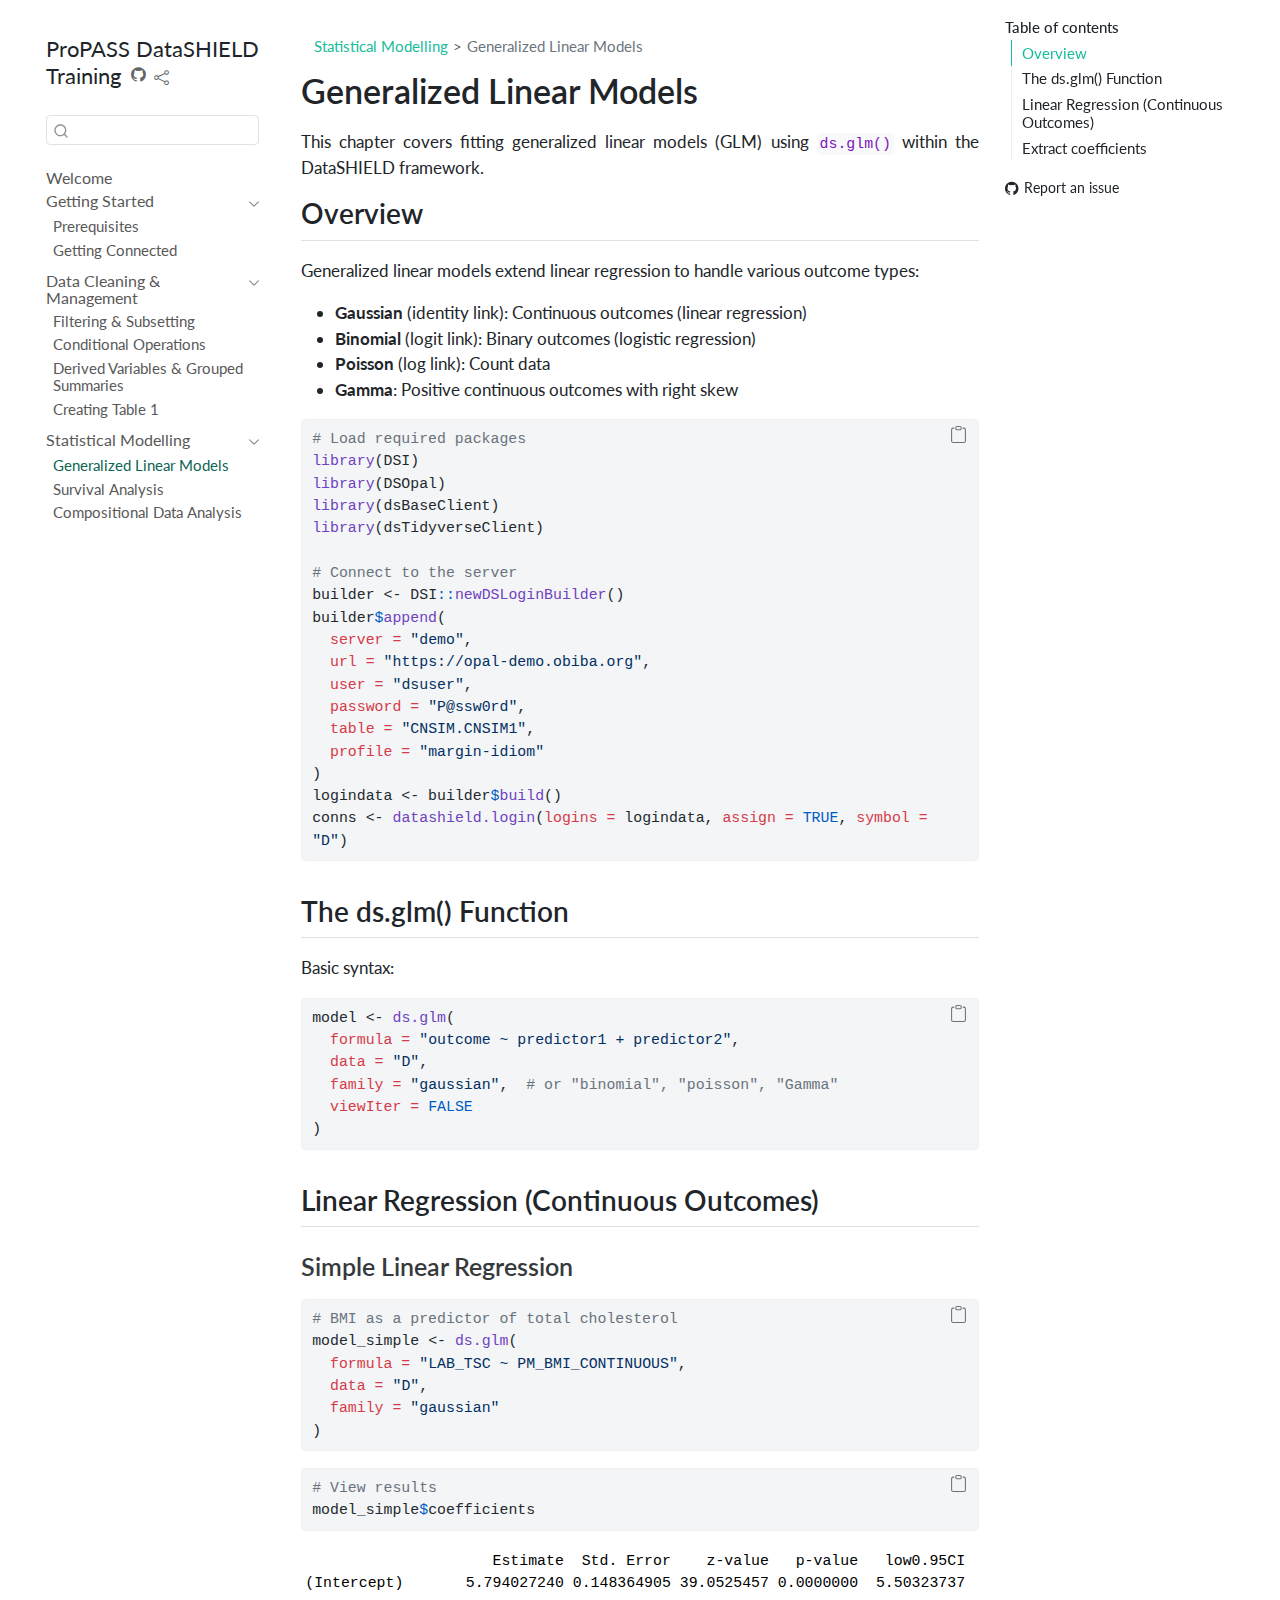
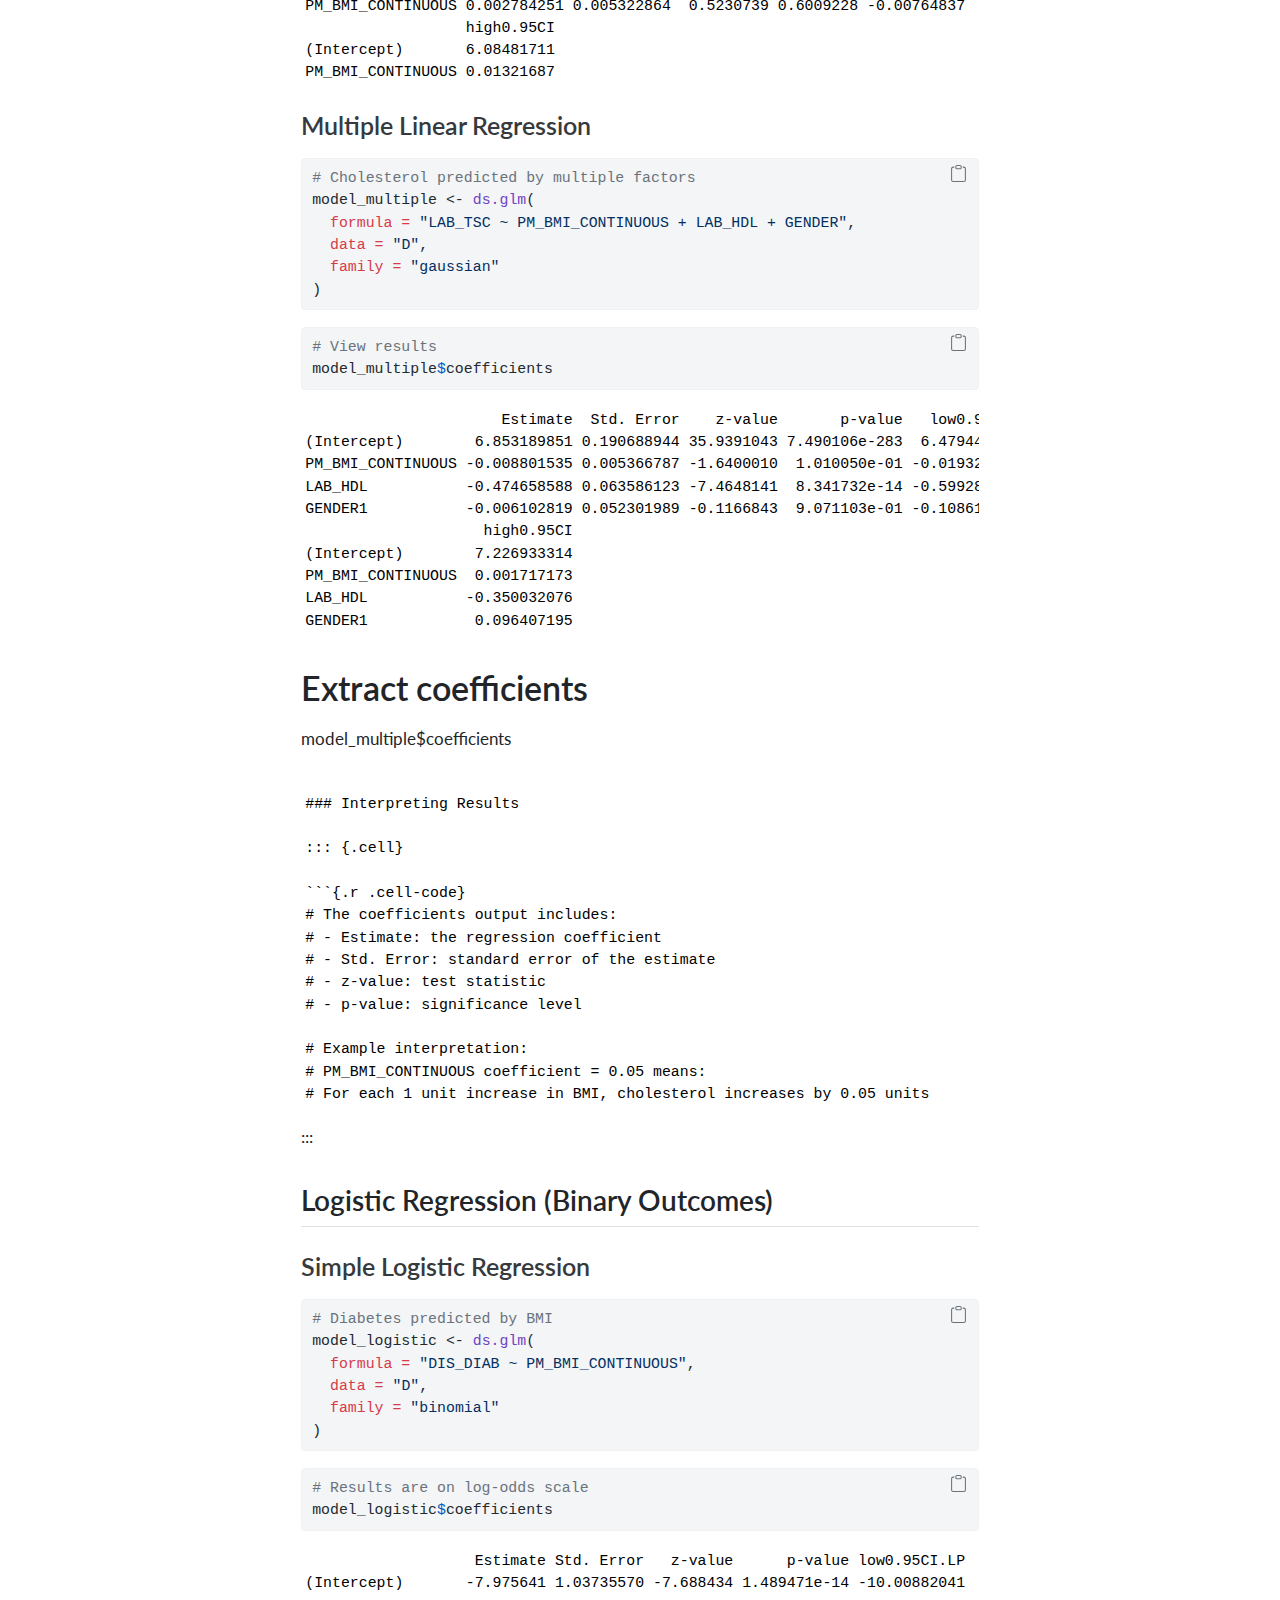
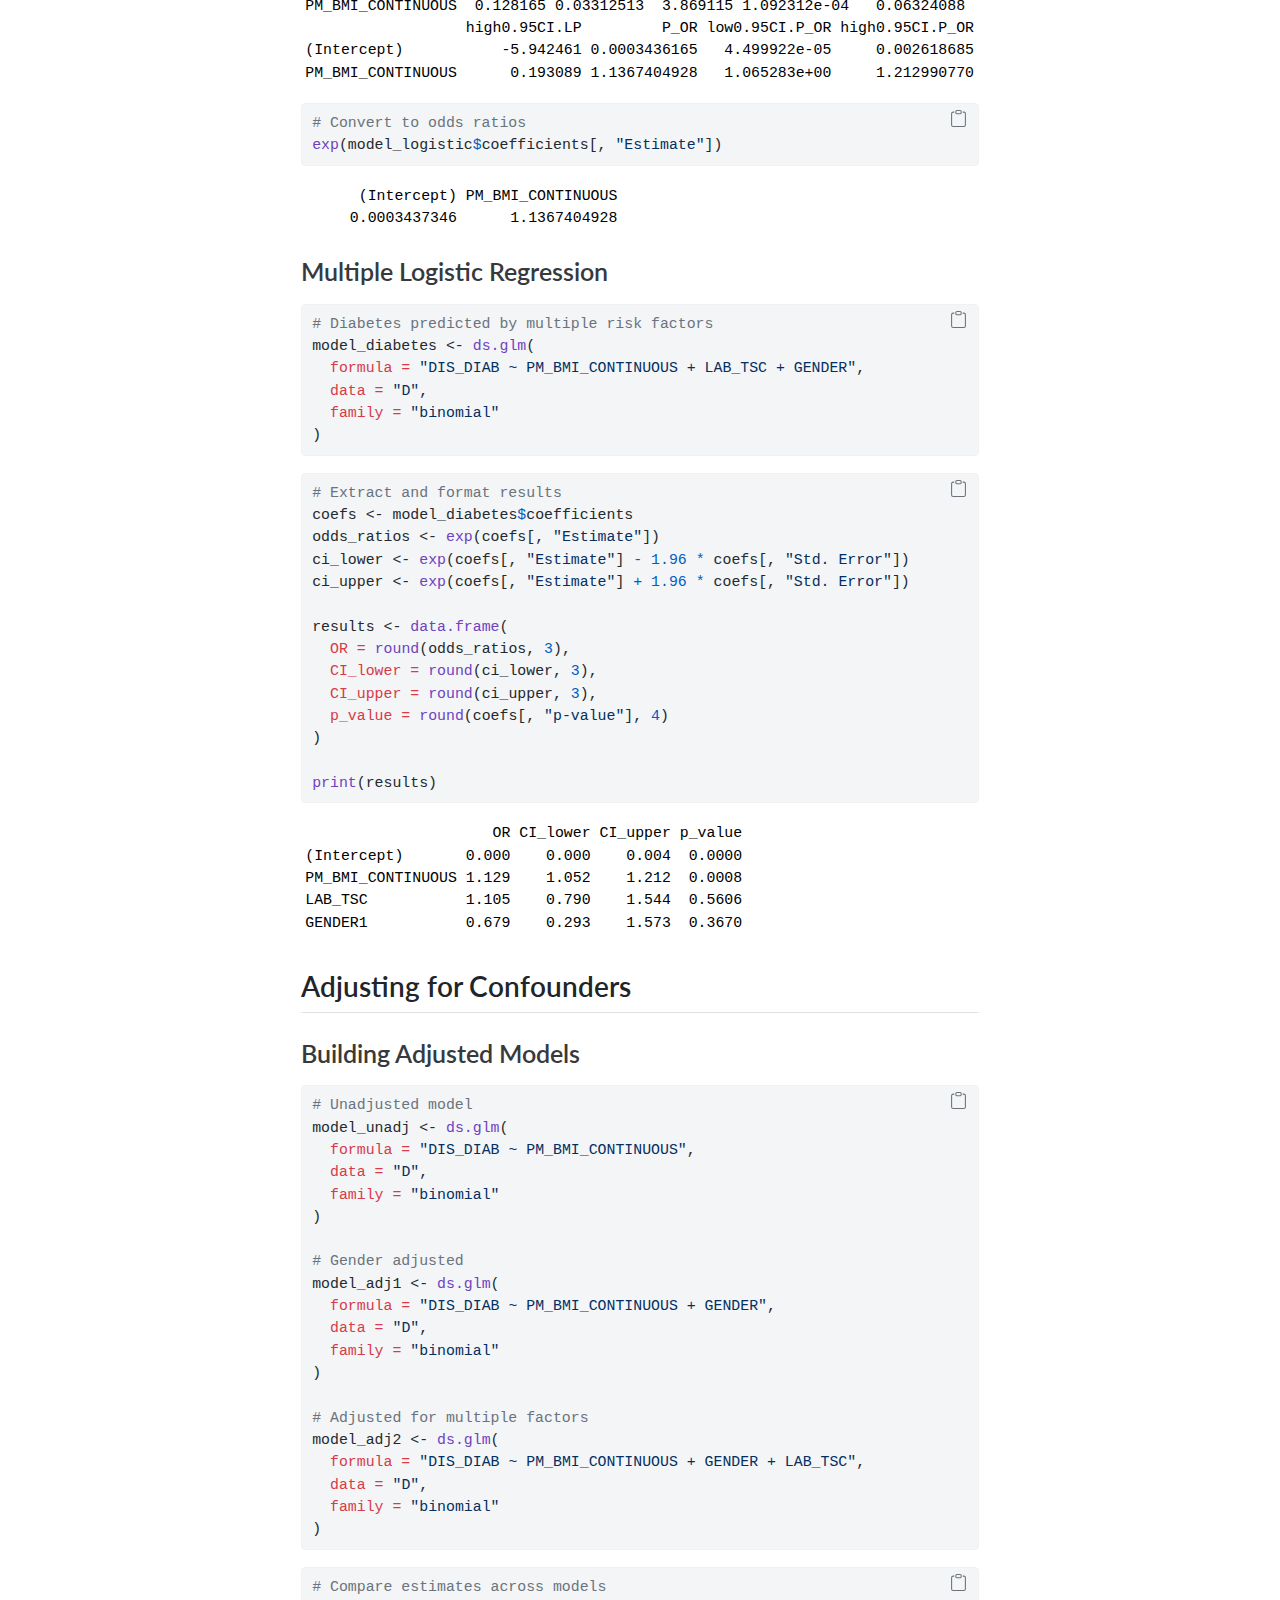
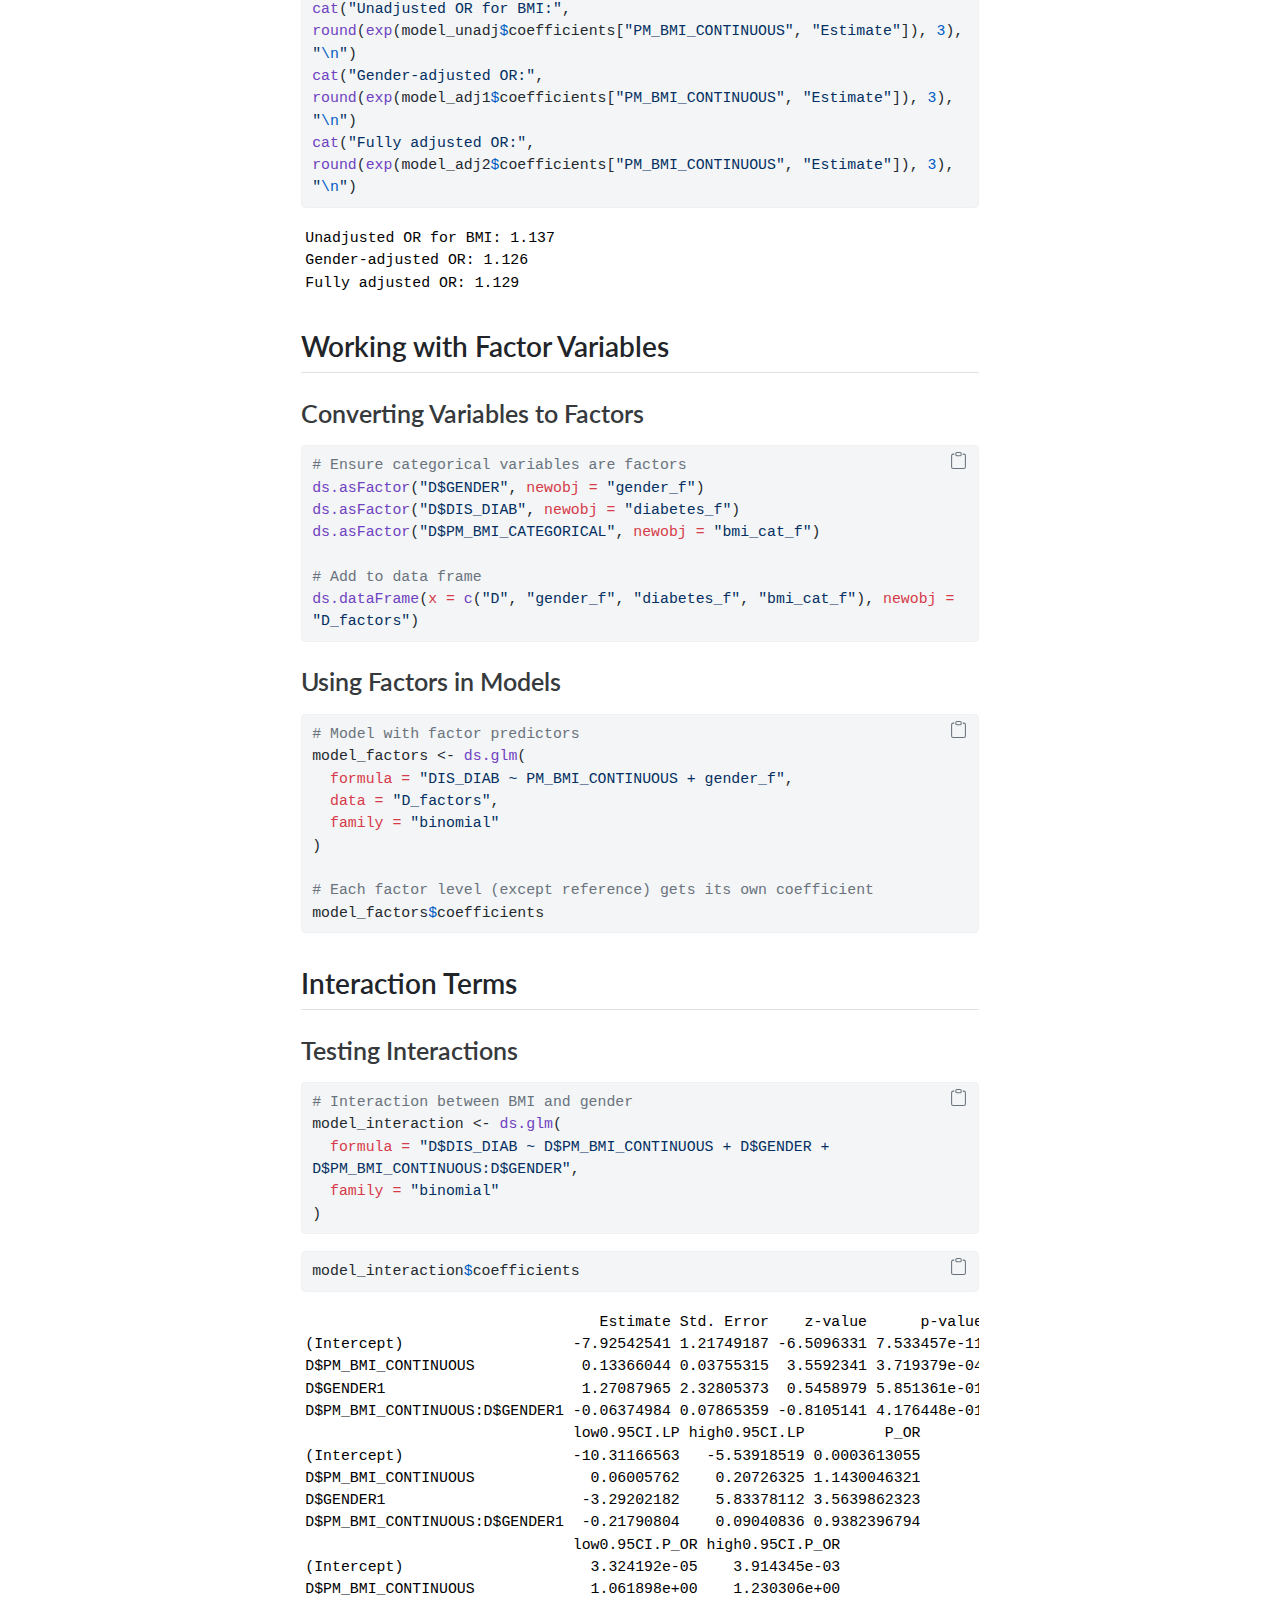
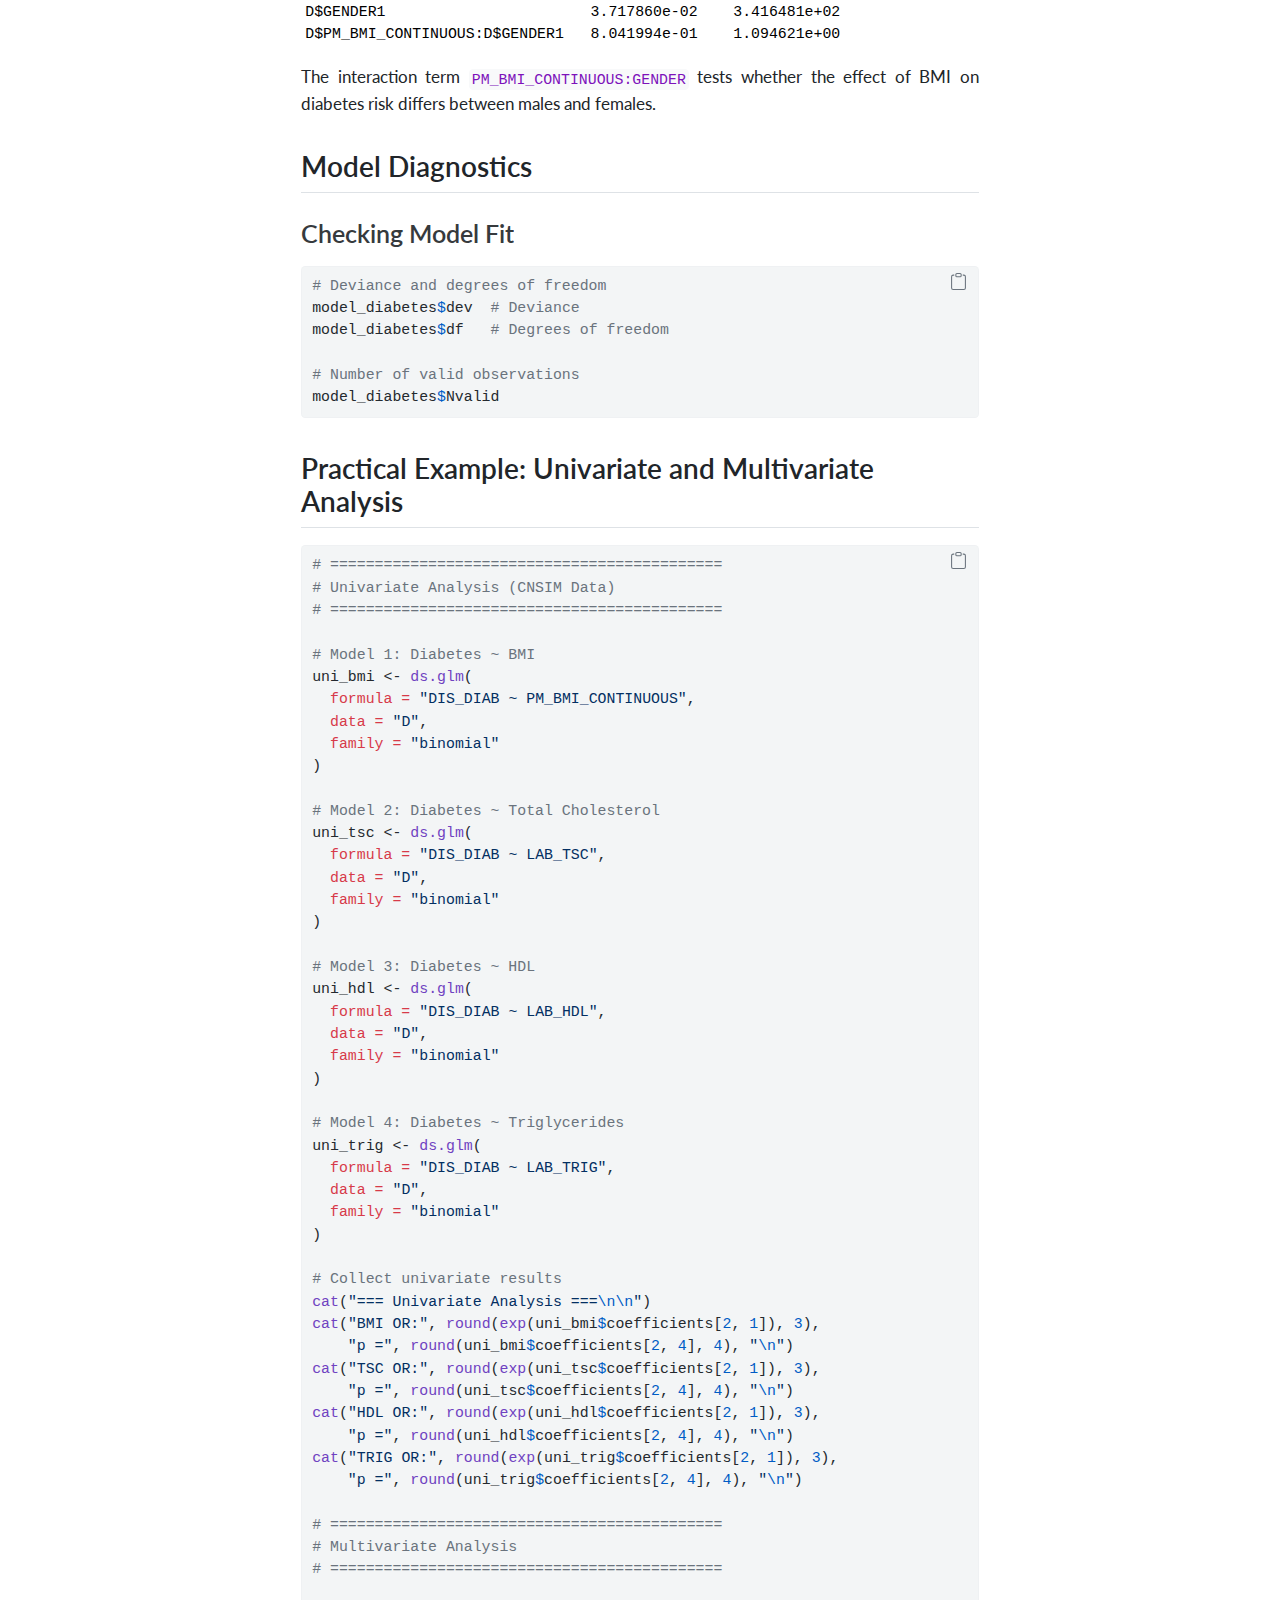
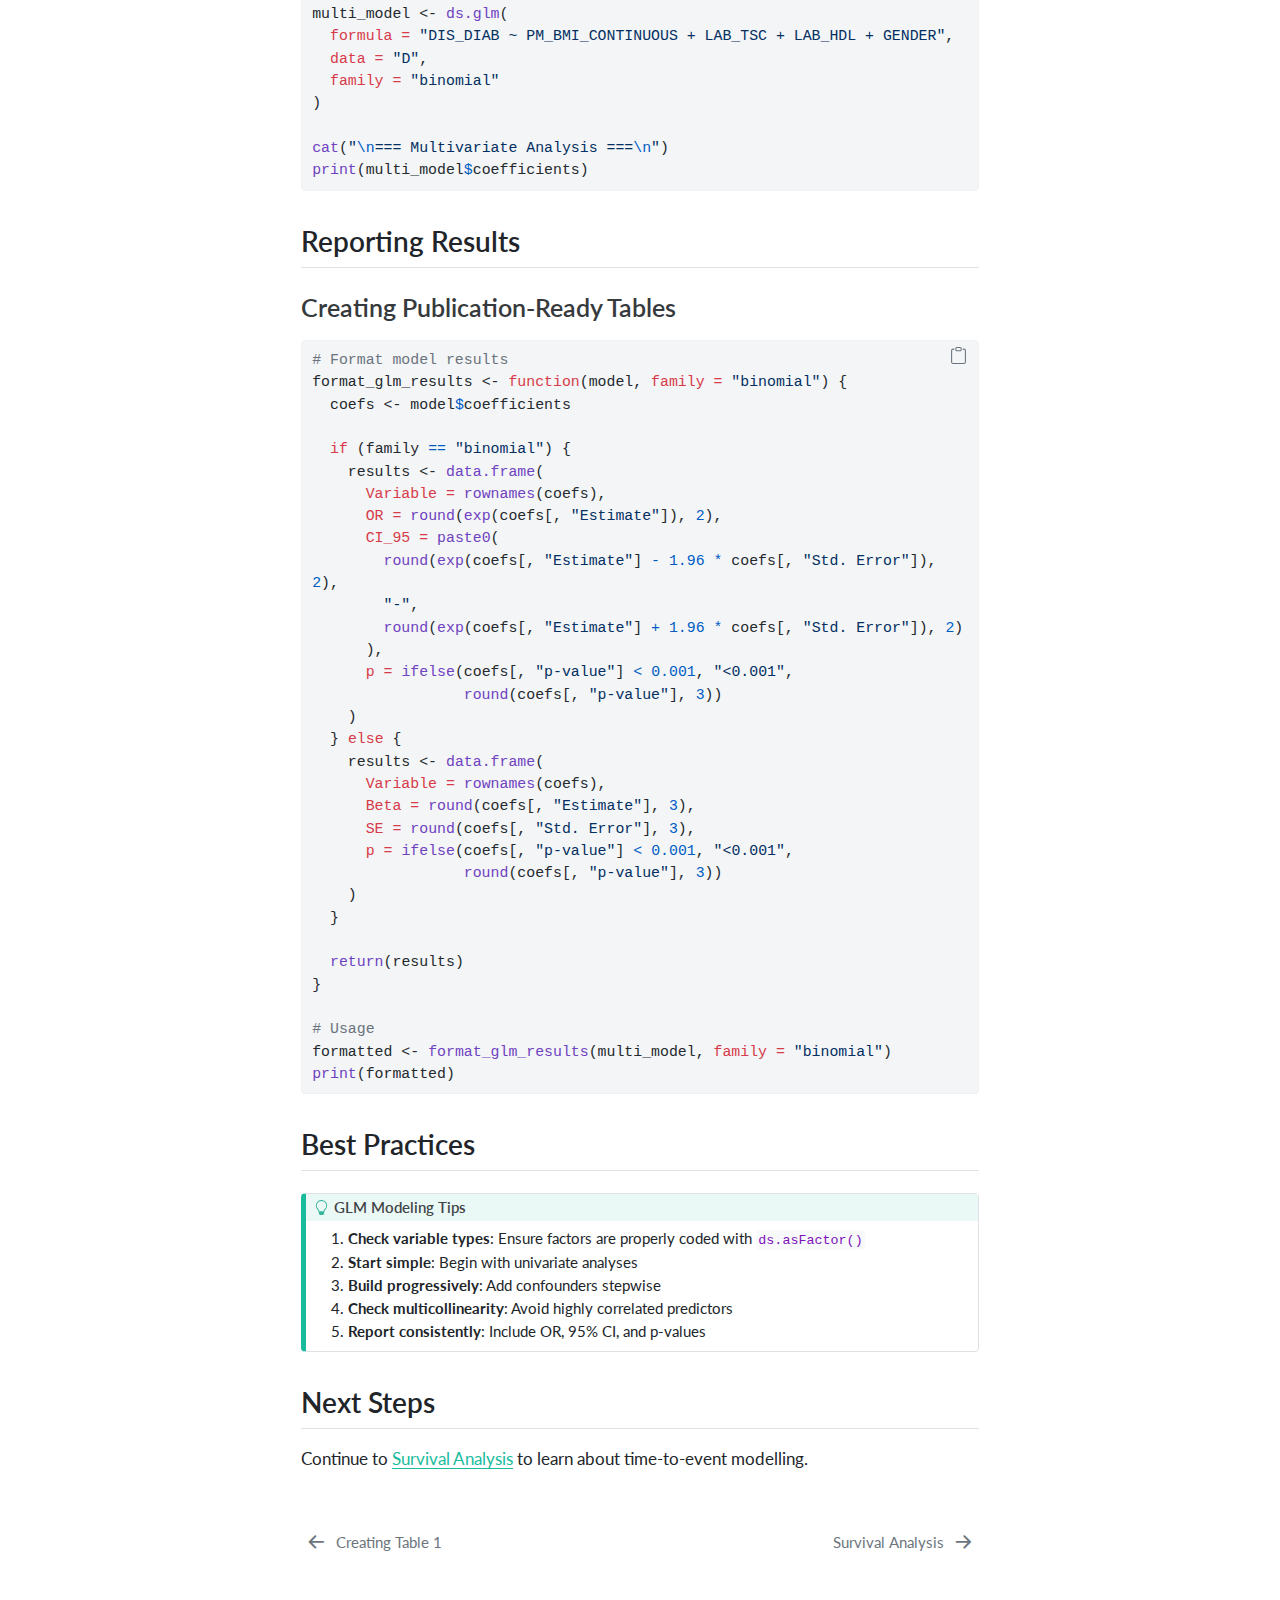
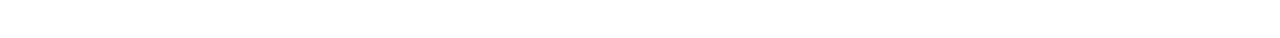
<file: docs/7-glm-models.html>
<!DOCTYPE html>
<html xmlns="http://www.w3.org/1999/xhtml" lang="en" xml:lang="en"><head>

<meta charset="utf-8">
<meta name="generator" content="quarto-1.5.54">

<meta name="viewport" content="width=device-width, initial-scale=1.0, user-scalable=yes">


<title>Generalized Linear Models – ProPASS DataSHIELD Training</title>
<style>
code{white-space: pre-wrap;}
span.smallcaps{font-variant: small-caps;}
div.columns{display: flex; gap: min(4vw, 1.5em);}
div.column{flex: auto; overflow-x: auto;}
div.hanging-indent{margin-left: 1.5em; text-indent: -1.5em;}
ul.task-list{list-style: none;}
ul.task-list li input[type="checkbox"] {
  width: 0.8em;
  margin: 0 0.8em 0.2em -1em; /* quarto-specific, see https://github.com/quarto-dev/quarto-cli/issues/4556 */ 
  vertical-align: middle;
}
/* CSS for syntax highlighting */
pre > code.sourceCode { white-space: pre; position: relative; }
pre > code.sourceCode > span { line-height: 1.25; }
pre > code.sourceCode > span:empty { height: 1.2em; }
.sourceCode { overflow: visible; }
code.sourceCode > span { color: inherit; text-decoration: inherit; }
div.sourceCode { margin: 1em 0; }
pre.sourceCode { margin: 0; }
@media screen {
div.sourceCode { overflow: auto; }
}
@media print {
pre > code.sourceCode { white-space: pre-wrap; }
pre > code.sourceCode > span { display: inline-block; text-indent: -5em; padding-left: 5em; }
}
pre.numberSource code
  { counter-reset: source-line 0; }
pre.numberSource code > span
  { position: relative; left: -4em; counter-increment: source-line; }
pre.numberSource code > span > a:first-child::before
  { content: counter(source-line);
    position: relative; left: -1em; text-align: right; vertical-align: baseline;
    border: none; display: inline-block;
    -webkit-touch-callout: none; -webkit-user-select: none;
    -khtml-user-select: none; -moz-user-select: none;
    -ms-user-select: none; user-select: none;
    padding: 0 4px; width: 4em;
  }
pre.numberSource { margin-left: 3em;  padding-left: 4px; }
div.sourceCode
  {   }
@media screen {
pre > code.sourceCode > span > a:first-child::before { text-decoration: underline; }
}
</style>


<script src="site_libs/quarto-nav/quarto-nav.js"></script>
<script src="site_libs/quarto-nav/headroom.min.js"></script>
<script src="site_libs/clipboard/clipboard.min.js"></script>
<script src="site_libs/quarto-search/autocomplete.umd.js"></script>
<script src="site_libs/quarto-search/fuse.min.js"></script>
<script src="site_libs/quarto-search/quarto-search.js"></script>
<meta name="quarto:offset" content="./">
<link href="./8-survival-analysis.html" rel="next">
<link href="./6-table-one.html" rel="prev">
<link href="./favicon.ico" rel="icon">
<script src="site_libs/quarto-html/quarto.js"></script>
<script src="site_libs/quarto-html/popper.min.js"></script>
<script src="site_libs/quarto-html/tippy.umd.min.js"></script>
<script src="site_libs/quarto-html/anchor.min.js"></script>
<link href="site_libs/quarto-html/tippy.css" rel="stylesheet">
<link href="site_libs/quarto-html/quarto-syntax-highlighting.css" rel="stylesheet" id="quarto-text-highlighting-styles">
<script src="site_libs/bootstrap/bootstrap.min.js"></script>
<link href="site_libs/bootstrap/bootstrap-icons.css" rel="stylesheet">
<link href="site_libs/bootstrap/bootstrap.min.css" rel="stylesheet" id="quarto-bootstrap" data-mode="light">
<script id="quarto-search-options" type="application/json">{
  "location": "sidebar",
  "copy-button": false,
  "collapse-after": 3,
  "panel-placement": "start",
  "type": "textbox",
  "limit": 50,
  "keyboard-shortcut": [
    "f",
    "/",
    "s"
  ],
  "show-item-context": false,
  "language": {
    "search-no-results-text": "No results",
    "search-matching-documents-text": "matching documents",
    "search-copy-link-title": "Copy link to search",
    "search-hide-matches-text": "Hide additional matches",
    "search-more-match-text": "more match in this document",
    "search-more-matches-text": "more matches in this document",
    "search-clear-button-title": "Clear",
    "search-text-placeholder": "",
    "search-detached-cancel-button-title": "Cancel",
    "search-submit-button-title": "Submit",
    "search-label": "Search"
  }
}</script>


</head>

<body class="nav-sidebar floating">

<div id="quarto-search-results"></div>
  <header id="quarto-header" class="headroom fixed-top">
  <nav class="quarto-secondary-nav">
    <div class="container-fluid d-flex">
      <button type="button" class="quarto-btn-toggle btn" data-bs-toggle="collapse" role="button" data-bs-target=".quarto-sidebar-collapse-item" aria-controls="quarto-sidebar" aria-expanded="false" aria-label="Toggle sidebar navigation" onclick="if (window.quartoToggleHeadroom) { window.quartoToggleHeadroom(); }">
        <i class="bi bi-layout-text-sidebar-reverse"></i>
      </button>
        <nav class="quarto-page-breadcrumbs" aria-label="breadcrumb"><ol class="breadcrumb"><li class="breadcrumb-item"><a href="./7-glm-models.html">Statistical Modelling</a></li><li class="breadcrumb-item"><a href="./7-glm-models.html"><span class="chapter-title">Generalized Linear Models</span></a></li></ol></nav>
        <a class="flex-grow-1" role="navigation" data-bs-toggle="collapse" data-bs-target=".quarto-sidebar-collapse-item" aria-controls="quarto-sidebar" aria-expanded="false" aria-label="Toggle sidebar navigation" onclick="if (window.quartoToggleHeadroom) { window.quartoToggleHeadroom(); }">      
        </a>
      <button type="button" class="btn quarto-search-button" aria-label="Search" onclick="window.quartoOpenSearch();">
        <i class="bi bi-search"></i>
      </button>
    </div>
  </nav>
</header>
<!-- content -->
<div id="quarto-content" class="quarto-container page-columns page-rows-contents page-layout-article">
<!-- sidebar -->
  <nav id="quarto-sidebar" class="sidebar collapse collapse-horizontal quarto-sidebar-collapse-item sidebar-navigation floating overflow-auto">
    <div class="pt-lg-2 mt-2 text-left sidebar-header">
    <div class="sidebar-title mb-0 py-0">
      <a href="./">ProPASS DataSHIELD Training</a> 
        <div class="sidebar-tools-main">
    <a href="https://github.com/propass/propass-training" title="Source Code" class="quarto-navigation-tool px-1" aria-label="Source Code"><i class="bi bi-github"></i></a>
    <div class="dropdown">
      <a href="" title="Share" id="quarto-navigation-tool-dropdown-0" class="quarto-navigation-tool dropdown-toggle px-1" data-bs-toggle="dropdown" aria-expanded="false" role="link" aria-label="Share"><i class="bi bi-share"></i></a>
      <ul class="dropdown-menu" aria-labelledby="quarto-navigation-tool-dropdown-0">
          <li>
            <a class="dropdown-item sidebar-tools-main-item" href="https://twitter.com/intent/tweet?url=|url|">
              <i class="bi bi-twitter pe-1"></i>
            Twitter
            </a>
          </li>
          <li>
            <a class="dropdown-item sidebar-tools-main-item" href="https://www.linkedin.com/sharing/share-offsite/?url=|url|">
              <i class="bi bi-linkedin pe-1"></i>
            LinkedIn
            </a>
          </li>
      </ul>
    </div>
</div>
    </div>
      </div>
        <div class="mt-2 flex-shrink-0 align-items-center">
        <div class="sidebar-search">
        <div id="quarto-search" class="" title="Search"></div>
        </div>
        </div>
    <div class="sidebar-menu-container"> 
    <ul class="list-unstyled mt-1">
        <li class="sidebar-item">
  <div class="sidebar-item-container"> 
  <a href="./index.html" class="sidebar-item-text sidebar-link"><span class="chapter-title">Welcome</span></a>
  </div>
</li>
        <li class="sidebar-item sidebar-item-section">
      <div class="sidebar-item-container"> 
            <a class="sidebar-item-text sidebar-link text-start" data-bs-toggle="collapse" data-bs-target="#quarto-sidebar-section-1" role="navigation" aria-expanded="true">
 <span class="menu-text">Getting Started</span></a>
          <a class="sidebar-item-toggle text-start" data-bs-toggle="collapse" data-bs-target="#quarto-sidebar-section-1" role="navigation" aria-expanded="true" aria-label="Toggle section">
            <i class="bi bi-chevron-right ms-2"></i>
          </a> 
      </div>
      <ul id="quarto-sidebar-section-1" class="collapse list-unstyled sidebar-section depth1 show">  
          <li class="sidebar-item">
  <div class="sidebar-item-container"> 
  <a href="./1-prerequisites.html" class="sidebar-item-text sidebar-link"><span class="chapter-title">Prerequisites</span></a>
  </div>
</li>
          <li class="sidebar-item">
  <div class="sidebar-item-container"> 
  <a href="./2-getting-connected.html" class="sidebar-item-text sidebar-link"><span class="chapter-title">Getting Connected</span></a>
  </div>
</li>
      </ul>
  </li>
        <li class="sidebar-item sidebar-item-section">
      <div class="sidebar-item-container"> 
            <a class="sidebar-item-text sidebar-link text-start" data-bs-toggle="collapse" data-bs-target="#quarto-sidebar-section-2" role="navigation" aria-expanded="true">
 <span class="menu-text">Data Cleaning &amp; Management</span></a>
          <a class="sidebar-item-toggle text-start" data-bs-toggle="collapse" data-bs-target="#quarto-sidebar-section-2" role="navigation" aria-expanded="true" aria-label="Toggle section">
            <i class="bi bi-chevron-right ms-2"></i>
          </a> 
      </div>
      <ul id="quarto-sidebar-section-2" class="collapse list-unstyled sidebar-section depth1 show">  
          <li class="sidebar-item">
  <div class="sidebar-item-container"> 
  <a href="./3-filtering-subsetting.html" class="sidebar-item-text sidebar-link"><span class="chapter-title">Filtering &amp; Subsetting</span></a>
  </div>
</li>
          <li class="sidebar-item">
  <div class="sidebar-item-container"> 
  <a href="./4-conditional-operations.html" class="sidebar-item-text sidebar-link"><span class="chapter-title">Conditional Operations</span></a>
  </div>
</li>
          <li class="sidebar-item">
  <div class="sidebar-item-container"> 
  <a href="./5-derived-variables.html" class="sidebar-item-text sidebar-link"><span class="chapter-title">Derived Variables &amp; Grouped Summaries</span></a>
  </div>
</li>
          <li class="sidebar-item">
  <div class="sidebar-item-container"> 
  <a href="./6-table-one.html" class="sidebar-item-text sidebar-link"><span class="chapter-title">Creating Table 1</span></a>
  </div>
</li>
      </ul>
  </li>
        <li class="sidebar-item sidebar-item-section">
      <div class="sidebar-item-container"> 
            <a class="sidebar-item-text sidebar-link text-start" data-bs-toggle="collapse" data-bs-target="#quarto-sidebar-section-3" role="navigation" aria-expanded="true">
 <span class="menu-text">Statistical Modelling</span></a>
          <a class="sidebar-item-toggle text-start" data-bs-toggle="collapse" data-bs-target="#quarto-sidebar-section-3" role="navigation" aria-expanded="true" aria-label="Toggle section">
            <i class="bi bi-chevron-right ms-2"></i>
          </a> 
      </div>
      <ul id="quarto-sidebar-section-3" class="collapse list-unstyled sidebar-section depth1 show">  
          <li class="sidebar-item">
  <div class="sidebar-item-container"> 
  <a href="./7-glm-models.html" class="sidebar-item-text sidebar-link active"><span class="chapter-title">Generalized Linear Models</span></a>
  </div>
</li>
          <li class="sidebar-item">
  <div class="sidebar-item-container"> 
  <a href="./8-survival-analysis.html" class="sidebar-item-text sidebar-link"><span class="chapter-title">Survival Analysis</span></a>
  </div>
</li>
          <li class="sidebar-item">
  <div class="sidebar-item-container"> 
  <a href="./9-coda-analysis.html" class="sidebar-item-text sidebar-link"><span class="chapter-title">Compositional Data Analysis</span></a>
  </div>
</li>
      </ul>
  </li>
    </ul>
    </div>
</nav>
<div id="quarto-sidebar-glass" class="quarto-sidebar-collapse-item" data-bs-toggle="collapse" data-bs-target=".quarto-sidebar-collapse-item"></div>
<!-- margin-sidebar -->
    <div id="quarto-margin-sidebar" class="sidebar margin-sidebar">
        <nav id="TOC" role="doc-toc" class="toc-active">
    <h2 id="toc-title">Table of contents</h2>
   
  <ul>
  <li><a href="#overview" id="toc-overview" class="nav-link active" data-scroll-target="#overview">Overview</a></li>
  <li><a href="#the-ds.glm-function" id="toc-the-ds.glm-function" class="nav-link" data-scroll-target="#the-ds.glm-function">The ds.glm() Function</a></li>
  <li><a href="#linear-regression-continuous-outcomes" id="toc-linear-regression-continuous-outcomes" class="nav-link" data-scroll-target="#linear-regression-continuous-outcomes">Linear Regression (Continuous Outcomes)</a>
  <ul class="collapse">
  <li><a href="#simple-linear-regression" id="toc-simple-linear-regression" class="nav-link" data-scroll-target="#simple-linear-regression">Simple Linear Regression</a></li>
  <li><a href="#multiple-linear-regression" id="toc-multiple-linear-regression" class="nav-link" data-scroll-target="#multiple-linear-regression">Multiple Linear Regression</a></li>
  </ul></li>
  <li><a href="#extract-coefficients" id="toc-extract-coefficients" class="nav-link" data-scroll-target="#extract-coefficients">Extract coefficients</a>
  <ul class="collapse">
  <li><a href="#logistic-regression-binary-outcomes" id="toc-logistic-regression-binary-outcomes" class="nav-link" data-scroll-target="#logistic-regression-binary-outcomes">Logistic Regression (Binary Outcomes)</a>
  <ul class="collapse">
  <li><a href="#simple-logistic-regression" id="toc-simple-logistic-regression" class="nav-link" data-scroll-target="#simple-logistic-regression">Simple Logistic Regression</a></li>
  <li><a href="#multiple-logistic-regression" id="toc-multiple-logistic-regression" class="nav-link" data-scroll-target="#multiple-logistic-regression">Multiple Logistic Regression</a></li>
  </ul></li>
  <li><a href="#adjusting-for-confounders" id="toc-adjusting-for-confounders" class="nav-link" data-scroll-target="#adjusting-for-confounders">Adjusting for Confounders</a>
  <ul class="collapse">
  <li><a href="#building-adjusted-models" id="toc-building-adjusted-models" class="nav-link" data-scroll-target="#building-adjusted-models">Building Adjusted Models</a></li>
  </ul></li>
  <li><a href="#working-with-factor-variables" id="toc-working-with-factor-variables" class="nav-link" data-scroll-target="#working-with-factor-variables">Working with Factor Variables</a>
  <ul class="collapse">
  <li><a href="#converting-variables-to-factors" id="toc-converting-variables-to-factors" class="nav-link" data-scroll-target="#converting-variables-to-factors">Converting Variables to Factors</a></li>
  <li><a href="#using-factors-in-models" id="toc-using-factors-in-models" class="nav-link" data-scroll-target="#using-factors-in-models">Using Factors in Models</a></li>
  </ul></li>
  <li><a href="#interaction-terms" id="toc-interaction-terms" class="nav-link" data-scroll-target="#interaction-terms">Interaction Terms</a>
  <ul class="collapse">
  <li><a href="#testing-interactions" id="toc-testing-interactions" class="nav-link" data-scroll-target="#testing-interactions">Testing Interactions</a></li>
  </ul></li>
  <li><a href="#model-diagnostics" id="toc-model-diagnostics" class="nav-link" data-scroll-target="#model-diagnostics">Model Diagnostics</a>
  <ul class="collapse">
  <li><a href="#checking-model-fit" id="toc-checking-model-fit" class="nav-link" data-scroll-target="#checking-model-fit">Checking Model Fit</a></li>
  </ul></li>
  <li><a href="#practical-example-univariate-and-multivariate-analysis" id="toc-practical-example-univariate-and-multivariate-analysis" class="nav-link" data-scroll-target="#practical-example-univariate-and-multivariate-analysis">Practical Example: Univariate and Multivariate Analysis</a></li>
  <li><a href="#reporting-results" id="toc-reporting-results" class="nav-link" data-scroll-target="#reporting-results">Reporting Results</a>
  <ul class="collapse">
  <li><a href="#creating-publication-ready-tables" id="toc-creating-publication-ready-tables" class="nav-link" data-scroll-target="#creating-publication-ready-tables">Creating Publication-Ready Tables</a></li>
  </ul></li>
  <li><a href="#best-practices" id="toc-best-practices" class="nav-link" data-scroll-target="#best-practices">Best Practices</a></li>
  <li><a href="#next-steps" id="toc-next-steps" class="nav-link" data-scroll-target="#next-steps">Next Steps</a></li>
  </ul></li>
  </ul>
<div class="toc-actions"><ul><li><a href="https://github.com/propass/propass-training/issues/new" class="toc-action"><i class="bi bi-github"></i>Report an issue</a></li></ul></div></nav>
    </div>
<!-- main -->
<main class="content" id="quarto-document-content">

<header id="title-block-header" class="quarto-title-block default"><nav class="quarto-page-breadcrumbs quarto-title-breadcrumbs d-none d-lg-block" aria-label="breadcrumb"><ol class="breadcrumb"><li class="breadcrumb-item"><a href="./7-glm-models.html">Statistical Modelling</a></li><li class="breadcrumb-item"><a href="./7-glm-models.html"><span class="chapter-title">Generalized Linear Models</span></a></li></ol></nav>
<div class="quarto-title">
<h1 class="title"><span class="chapter-title">Generalized Linear Models</span></h1>
</div>



<div class="quarto-title-meta">

    
  
    
  </div>
  


</header>


<div class="cell">
<style type="text/css">
p {
  text-align: justify
}
</style>
</div>
<p>This chapter covers fitting generalized linear models (GLM) using <code>ds.glm()</code> within the DataSHIELD framework.</p>
<section id="overview" class="level2">
<h2 class="anchored" data-anchor-id="overview">Overview</h2>
<p>Generalized linear models extend linear regression to handle various outcome types:</p>
<ul>
<li><strong>Gaussian</strong> (identity link): Continuous outcomes (linear regression)</li>
<li><strong>Binomial</strong> (logit link): Binary outcomes (logistic regression)</li>
<li><strong>Poisson</strong> (log link): Count data</li>
<li><strong>Gamma</strong>: Positive continuous outcomes with right skew</li>
</ul>
<div class="cell">
<div class="sourceCode cell-code" id="cb1"><pre class="sourceCode r code-with-copy"><code class="sourceCode r"><span id="cb1-1"><a href="#cb1-1" aria-hidden="true" tabindex="-1"></a><span class="co"># Load required packages</span></span>
<span id="cb1-2"><a href="#cb1-2" aria-hidden="true" tabindex="-1"></a><span class="fu">library</span>(DSI)</span>
<span id="cb1-3"><a href="#cb1-3" aria-hidden="true" tabindex="-1"></a><span class="fu">library</span>(DSOpal)</span>
<span id="cb1-4"><a href="#cb1-4" aria-hidden="true" tabindex="-1"></a><span class="fu">library</span>(dsBaseClient)</span>
<span id="cb1-5"><a href="#cb1-5" aria-hidden="true" tabindex="-1"></a><span class="fu">library</span>(dsTidyverseClient)</span>
<span id="cb1-6"><a href="#cb1-6" aria-hidden="true" tabindex="-1"></a></span>
<span id="cb1-7"><a href="#cb1-7" aria-hidden="true" tabindex="-1"></a><span class="co"># Connect to the server</span></span>
<span id="cb1-8"><a href="#cb1-8" aria-hidden="true" tabindex="-1"></a>builder <span class="ot">&lt;-</span> DSI<span class="sc">::</span><span class="fu">newDSLoginBuilder</span>()</span>
<span id="cb1-9"><a href="#cb1-9" aria-hidden="true" tabindex="-1"></a>builder<span class="sc">$</span><span class="fu">append</span>(</span>
<span id="cb1-10"><a href="#cb1-10" aria-hidden="true" tabindex="-1"></a>  <span class="at">server =</span> <span class="st">"demo"</span>,</span>
<span id="cb1-11"><a href="#cb1-11" aria-hidden="true" tabindex="-1"></a>  <span class="at">url =</span> <span class="st">"https://opal-demo.obiba.org"</span>,</span>
<span id="cb1-12"><a href="#cb1-12" aria-hidden="true" tabindex="-1"></a>  <span class="at">user =</span> <span class="st">"dsuser"</span>,</span>
<span id="cb1-13"><a href="#cb1-13" aria-hidden="true" tabindex="-1"></a>  <span class="at">password =</span> <span class="st">"P@ssw0rd"</span>,</span>
<span id="cb1-14"><a href="#cb1-14" aria-hidden="true" tabindex="-1"></a>  <span class="at">table =</span> <span class="st">"CNSIM.CNSIM1"</span>,</span>
<span id="cb1-15"><a href="#cb1-15" aria-hidden="true" tabindex="-1"></a>  <span class="at">profile =</span> <span class="st">"margin-idiom"</span></span>
<span id="cb1-16"><a href="#cb1-16" aria-hidden="true" tabindex="-1"></a>)</span>
<span id="cb1-17"><a href="#cb1-17" aria-hidden="true" tabindex="-1"></a>logindata <span class="ot">&lt;-</span> builder<span class="sc">$</span><span class="fu">build</span>()</span>
<span id="cb1-18"><a href="#cb1-18" aria-hidden="true" tabindex="-1"></a>conns <span class="ot">&lt;-</span> <span class="fu">datashield.login</span>(<span class="at">logins =</span> logindata, <span class="at">assign =</span> <span class="cn">TRUE</span>, <span class="at">symbol =</span> <span class="st">"D"</span>)</span></code><button title="Copy to Clipboard" class="code-copy-button"><i class="bi"></i></button></pre></div>
</div>
</section>
<section id="the-ds.glm-function" class="level2">
<h2 class="anchored" data-anchor-id="the-ds.glm-function">The ds.glm() Function</h2>
<p>Basic syntax:</p>
<div class="cell">
<div class="sourceCode cell-code" id="cb2"><pre class="sourceCode r code-with-copy"><code class="sourceCode r"><span id="cb2-1"><a href="#cb2-1" aria-hidden="true" tabindex="-1"></a>model <span class="ot">&lt;-</span> <span class="fu">ds.glm</span>(</span>
<span id="cb2-2"><a href="#cb2-2" aria-hidden="true" tabindex="-1"></a>  <span class="at">formula =</span> <span class="st">"outcome ~ predictor1 + predictor2"</span>,</span>
<span id="cb2-3"><a href="#cb2-3" aria-hidden="true" tabindex="-1"></a>  <span class="at">data =</span> <span class="st">"D"</span>,</span>
<span id="cb2-4"><a href="#cb2-4" aria-hidden="true" tabindex="-1"></a>  <span class="at">family =</span> <span class="st">"gaussian"</span>,  <span class="co"># or "binomial", "poisson", "Gamma"</span></span>
<span id="cb2-5"><a href="#cb2-5" aria-hidden="true" tabindex="-1"></a>  <span class="at">viewIter =</span> <span class="cn">FALSE</span></span>
<span id="cb2-6"><a href="#cb2-6" aria-hidden="true" tabindex="-1"></a>)</span></code><button title="Copy to Clipboard" class="code-copy-button"><i class="bi"></i></button></pre></div>
</div>
</section>
<section id="linear-regression-continuous-outcomes" class="level2">
<h2 class="anchored" data-anchor-id="linear-regression-continuous-outcomes">Linear Regression (Continuous Outcomes)</h2>
<section id="simple-linear-regression" class="level3">
<h3 class="anchored" data-anchor-id="simple-linear-regression">Simple Linear Regression</h3>
<div class="cell">
<div class="sourceCode cell-code" id="cb3"><pre class="sourceCode r code-with-copy"><code class="sourceCode r"><span id="cb3-1"><a href="#cb3-1" aria-hidden="true" tabindex="-1"></a><span class="co"># BMI as a predictor of total cholesterol</span></span>
<span id="cb3-2"><a href="#cb3-2" aria-hidden="true" tabindex="-1"></a>model_simple <span class="ot">&lt;-</span> <span class="fu">ds.glm</span>(</span>
<span id="cb3-3"><a href="#cb3-3" aria-hidden="true" tabindex="-1"></a>  <span class="at">formula =</span> <span class="st">"LAB_TSC ~ PM_BMI_CONTINUOUS"</span>,</span>
<span id="cb3-4"><a href="#cb3-4" aria-hidden="true" tabindex="-1"></a>  <span class="at">data =</span> <span class="st">"D"</span>,</span>
<span id="cb3-5"><a href="#cb3-5" aria-hidden="true" tabindex="-1"></a>  <span class="at">family =</span> <span class="st">"gaussian"</span></span>
<span id="cb3-6"><a href="#cb3-6" aria-hidden="true" tabindex="-1"></a>)</span></code><button title="Copy to Clipboard" class="code-copy-button"><i class="bi"></i></button></pre></div>
</div>
<div class="cell">
<div class="sourceCode cell-code" id="cb4"><pre class="sourceCode r code-with-copy"><code class="sourceCode r"><span id="cb4-1"><a href="#cb4-1" aria-hidden="true" tabindex="-1"></a><span class="co"># View results</span></span>
<span id="cb4-2"><a href="#cb4-2" aria-hidden="true" tabindex="-1"></a>model_simple<span class="sc">$</span>coefficients</span></code><button title="Copy to Clipboard" class="code-copy-button"><i class="bi"></i></button></pre></div>
<div class="cell-output cell-output-stdout">
<pre><code>                     Estimate  Std. Error    z-value   p-value   low0.95CI
(Intercept)       5.794027240 0.148364905 39.0525457 0.0000000  5.50323737
PM_BMI_CONTINUOUS 0.002784251 0.005322864  0.5230739 0.6009228 -0.00764837
                  high0.95CI
(Intercept)       6.08481711
PM_BMI_CONTINUOUS 0.01321687</code></pre>
</div>
</div>
</section>
<section id="multiple-linear-regression" class="level3">
<h3 class="anchored" data-anchor-id="multiple-linear-regression">Multiple Linear Regression</h3>
<div class="cell">
<div class="sourceCode cell-code" id="cb6"><pre class="sourceCode r code-with-copy"><code class="sourceCode r"><span id="cb6-1"><a href="#cb6-1" aria-hidden="true" tabindex="-1"></a><span class="co"># Cholesterol predicted by multiple factors</span></span>
<span id="cb6-2"><a href="#cb6-2" aria-hidden="true" tabindex="-1"></a>model_multiple <span class="ot">&lt;-</span> <span class="fu">ds.glm</span>(</span>
<span id="cb6-3"><a href="#cb6-3" aria-hidden="true" tabindex="-1"></a>  <span class="at">formula =</span> <span class="st">"LAB_TSC ~ PM_BMI_CONTINUOUS + LAB_HDL + GENDER"</span>,</span>
<span id="cb6-4"><a href="#cb6-4" aria-hidden="true" tabindex="-1"></a>  <span class="at">data =</span> <span class="st">"D"</span>,</span>
<span id="cb6-5"><a href="#cb6-5" aria-hidden="true" tabindex="-1"></a>  <span class="at">family =</span> <span class="st">"gaussian"</span></span>
<span id="cb6-6"><a href="#cb6-6" aria-hidden="true" tabindex="-1"></a>)</span></code><button title="Copy to Clipboard" class="code-copy-button"><i class="bi"></i></button></pre></div>
</div>
<div class="cell">
<div class="sourceCode cell-code" id="cb7"><pre class="sourceCode r code-with-copy"><code class="sourceCode r"><span id="cb7-1"><a href="#cb7-1" aria-hidden="true" tabindex="-1"></a><span class="co"># View results</span></span>
<span id="cb7-2"><a href="#cb7-2" aria-hidden="true" tabindex="-1"></a>model_multiple<span class="sc">$</span>coefficients</span></code><button title="Copy to Clipboard" class="code-copy-button"><i class="bi"></i></button></pre></div>
<div class="cell-output cell-output-stdout">
<pre><code>                      Estimate  Std. Error    z-value       p-value   low0.95CI
(Intercept)        6.853189851 0.190688944 35.9391043 7.490106e-283  6.47944639
PM_BMI_CONTINUOUS -0.008801535 0.005366787 -1.6400010  1.010050e-01 -0.01932024
LAB_HDL           -0.474658588 0.063586123 -7.4648141  8.341732e-14 -0.59928510
GENDER1           -0.006102819 0.052301989 -0.1166843  9.071103e-01 -0.10861283
                    high0.95CI
(Intercept)        7.226933314
PM_BMI_CONTINUOUS  0.001717173
LAB_HDL           -0.350032076
GENDER1            0.096407195</code></pre>
</div>
</div>
</section>
</section>
<section id="extract-coefficients" class="level1">
<h1>Extract coefficients</h1>
<p>model_multiple$coefficients</p>
<pre><code>
### Interpreting Results

::: {.cell}

```{.r .cell-code}
# The coefficients output includes:
# - Estimate: the regression coefficient
# - Std. Error: standard error of the estimate
# - z-value: test statistic
# - p-value: significance level

# Example interpretation:
# PM_BMI_CONTINUOUS coefficient = 0.05 means:
# For each 1 unit increase in BMI, cholesterol increases by 0.05 units</code></pre>
<p>:::</p>
<section id="logistic-regression-binary-outcomes" class="level2">
<h2 class="anchored" data-anchor-id="logistic-regression-binary-outcomes">Logistic Regression (Binary Outcomes)</h2>
<section id="simple-logistic-regression" class="level3">
<h3 class="anchored" data-anchor-id="simple-logistic-regression">Simple Logistic Regression</h3>
<div class="cell">
<div class="sourceCode cell-code" id="cb10"><pre class="sourceCode r code-with-copy"><code class="sourceCode r"><span id="cb10-1"><a href="#cb10-1" aria-hidden="true" tabindex="-1"></a><span class="co"># Diabetes predicted by BMI</span></span>
<span id="cb10-2"><a href="#cb10-2" aria-hidden="true" tabindex="-1"></a>model_logistic <span class="ot">&lt;-</span> <span class="fu">ds.glm</span>(</span>
<span id="cb10-3"><a href="#cb10-3" aria-hidden="true" tabindex="-1"></a>  <span class="at">formula =</span> <span class="st">"DIS_DIAB ~ PM_BMI_CONTINUOUS"</span>,</span>
<span id="cb10-4"><a href="#cb10-4" aria-hidden="true" tabindex="-1"></a>  <span class="at">data =</span> <span class="st">"D"</span>,</span>
<span id="cb10-5"><a href="#cb10-5" aria-hidden="true" tabindex="-1"></a>  <span class="at">family =</span> <span class="st">"binomial"</span></span>
<span id="cb10-6"><a href="#cb10-6" aria-hidden="true" tabindex="-1"></a>)</span></code><button title="Copy to Clipboard" class="code-copy-button"><i class="bi"></i></button></pre></div>
</div>
<div class="cell">
<div class="sourceCode cell-code" id="cb11"><pre class="sourceCode r code-with-copy"><code class="sourceCode r"><span id="cb11-1"><a href="#cb11-1" aria-hidden="true" tabindex="-1"></a><span class="co"># Results are on log-odds scale</span></span>
<span id="cb11-2"><a href="#cb11-2" aria-hidden="true" tabindex="-1"></a>model_logistic<span class="sc">$</span>coefficients</span></code><button title="Copy to Clipboard" class="code-copy-button"><i class="bi"></i></button></pre></div>
<div class="cell-output cell-output-stdout">
<pre><code>                   Estimate Std. Error   z-value      p-value low0.95CI.LP
(Intercept)       -7.975641 1.03735570 -7.688434 1.489471e-14 -10.00882041
PM_BMI_CONTINUOUS  0.128165 0.03312513  3.869115 1.092312e-04   0.06324088
                  high0.95CI.LP         P_OR low0.95CI.P_OR high0.95CI.P_OR
(Intercept)           -5.942461 0.0003436165   4.499922e-05     0.002618685
PM_BMI_CONTINUOUS      0.193089 1.1367404928   1.065283e+00     1.212990770</code></pre>
</div>
<div class="sourceCode cell-code" id="cb13"><pre class="sourceCode r code-with-copy"><code class="sourceCode r"><span id="cb13-1"><a href="#cb13-1" aria-hidden="true" tabindex="-1"></a><span class="co"># Convert to odds ratios</span></span>
<span id="cb13-2"><a href="#cb13-2" aria-hidden="true" tabindex="-1"></a><span class="fu">exp</span>(model_logistic<span class="sc">$</span>coefficients[, <span class="st">"Estimate"</span>])</span></code><button title="Copy to Clipboard" class="code-copy-button"><i class="bi"></i></button></pre></div>
<div class="cell-output cell-output-stdout">
<pre><code>      (Intercept) PM_BMI_CONTINUOUS 
     0.0003437346      1.1367404928 </code></pre>
</div>
</div>
</section>
<section id="multiple-logistic-regression" class="level3">
<h3 class="anchored" data-anchor-id="multiple-logistic-regression">Multiple Logistic Regression</h3>
<div class="cell">
<div class="sourceCode cell-code" id="cb15"><pre class="sourceCode r code-with-copy"><code class="sourceCode r"><span id="cb15-1"><a href="#cb15-1" aria-hidden="true" tabindex="-1"></a><span class="co"># Diabetes predicted by multiple risk factors</span></span>
<span id="cb15-2"><a href="#cb15-2" aria-hidden="true" tabindex="-1"></a>model_diabetes <span class="ot">&lt;-</span> <span class="fu">ds.glm</span>(</span>
<span id="cb15-3"><a href="#cb15-3" aria-hidden="true" tabindex="-1"></a>  <span class="at">formula =</span> <span class="st">"DIS_DIAB ~ PM_BMI_CONTINUOUS + LAB_TSC + GENDER"</span>,</span>
<span id="cb15-4"><a href="#cb15-4" aria-hidden="true" tabindex="-1"></a>  <span class="at">data =</span> <span class="st">"D"</span>,</span>
<span id="cb15-5"><a href="#cb15-5" aria-hidden="true" tabindex="-1"></a>  <span class="at">family =</span> <span class="st">"binomial"</span></span>
<span id="cb15-6"><a href="#cb15-6" aria-hidden="true" tabindex="-1"></a>)</span></code><button title="Copy to Clipboard" class="code-copy-button"><i class="bi"></i></button></pre></div>
</div>
<div class="cell">
<div class="sourceCode cell-code" id="cb16"><pre class="sourceCode r code-with-copy"><code class="sourceCode r"><span id="cb16-1"><a href="#cb16-1" aria-hidden="true" tabindex="-1"></a><span class="co"># Extract and format results</span></span>
<span id="cb16-2"><a href="#cb16-2" aria-hidden="true" tabindex="-1"></a>coefs <span class="ot">&lt;-</span> model_diabetes<span class="sc">$</span>coefficients</span>
<span id="cb16-3"><a href="#cb16-3" aria-hidden="true" tabindex="-1"></a>odds_ratios <span class="ot">&lt;-</span> <span class="fu">exp</span>(coefs[, <span class="st">"Estimate"</span>])</span>
<span id="cb16-4"><a href="#cb16-4" aria-hidden="true" tabindex="-1"></a>ci_lower <span class="ot">&lt;-</span> <span class="fu">exp</span>(coefs[, <span class="st">"Estimate"</span>] <span class="sc">-</span> <span class="fl">1.96</span> <span class="sc">*</span> coefs[, <span class="st">"Std. Error"</span>])</span>
<span id="cb16-5"><a href="#cb16-5" aria-hidden="true" tabindex="-1"></a>ci_upper <span class="ot">&lt;-</span> <span class="fu">exp</span>(coefs[, <span class="st">"Estimate"</span>] <span class="sc">+</span> <span class="fl">1.96</span> <span class="sc">*</span> coefs[, <span class="st">"Std. Error"</span>])</span>
<span id="cb16-6"><a href="#cb16-6" aria-hidden="true" tabindex="-1"></a></span>
<span id="cb16-7"><a href="#cb16-7" aria-hidden="true" tabindex="-1"></a>results <span class="ot">&lt;-</span> <span class="fu">data.frame</span>(</span>
<span id="cb16-8"><a href="#cb16-8" aria-hidden="true" tabindex="-1"></a>  <span class="at">OR =</span> <span class="fu">round</span>(odds_ratios, <span class="dv">3</span>),</span>
<span id="cb16-9"><a href="#cb16-9" aria-hidden="true" tabindex="-1"></a>  <span class="at">CI_lower =</span> <span class="fu">round</span>(ci_lower, <span class="dv">3</span>),</span>
<span id="cb16-10"><a href="#cb16-10" aria-hidden="true" tabindex="-1"></a>  <span class="at">CI_upper =</span> <span class="fu">round</span>(ci_upper, <span class="dv">3</span>),</span>
<span id="cb16-11"><a href="#cb16-11" aria-hidden="true" tabindex="-1"></a>  <span class="at">p_value =</span> <span class="fu">round</span>(coefs[, <span class="st">"p-value"</span>], <span class="dv">4</span>)</span>
<span id="cb16-12"><a href="#cb16-12" aria-hidden="true" tabindex="-1"></a>)</span>
<span id="cb16-13"><a href="#cb16-13" aria-hidden="true" tabindex="-1"></a></span>
<span id="cb16-14"><a href="#cb16-14" aria-hidden="true" tabindex="-1"></a><span class="fu">print</span>(results)</span></code><button title="Copy to Clipboard" class="code-copy-button"><i class="bi"></i></button></pre></div>
<div class="cell-output cell-output-stdout">
<pre><code>                     OR CI_lower CI_upper p_value
(Intercept)       0.000    0.000    0.004  0.0000
PM_BMI_CONTINUOUS 1.129    1.052    1.212  0.0008
LAB_TSC           1.105    0.790    1.544  0.5606
GENDER1           0.679    0.293    1.573  0.3670</code></pre>
</div>
</div>
</section>
</section>
<section id="adjusting-for-confounders" class="level2">
<h2 class="anchored" data-anchor-id="adjusting-for-confounders">Adjusting for Confounders</h2>
<section id="building-adjusted-models" class="level3">
<h3 class="anchored" data-anchor-id="building-adjusted-models">Building Adjusted Models</h3>
<div class="cell">
<div class="sourceCode cell-code" id="cb18"><pre class="sourceCode r code-with-copy"><code class="sourceCode r"><span id="cb18-1"><a href="#cb18-1" aria-hidden="true" tabindex="-1"></a><span class="co"># Unadjusted model</span></span>
<span id="cb18-2"><a href="#cb18-2" aria-hidden="true" tabindex="-1"></a>model_unadj <span class="ot">&lt;-</span> <span class="fu">ds.glm</span>(</span>
<span id="cb18-3"><a href="#cb18-3" aria-hidden="true" tabindex="-1"></a>  <span class="at">formula =</span> <span class="st">"DIS_DIAB ~ PM_BMI_CONTINUOUS"</span>,</span>
<span id="cb18-4"><a href="#cb18-4" aria-hidden="true" tabindex="-1"></a>  <span class="at">data =</span> <span class="st">"D"</span>,</span>
<span id="cb18-5"><a href="#cb18-5" aria-hidden="true" tabindex="-1"></a>  <span class="at">family =</span> <span class="st">"binomial"</span></span>
<span id="cb18-6"><a href="#cb18-6" aria-hidden="true" tabindex="-1"></a>)</span>
<span id="cb18-7"><a href="#cb18-7" aria-hidden="true" tabindex="-1"></a></span>
<span id="cb18-8"><a href="#cb18-8" aria-hidden="true" tabindex="-1"></a><span class="co"># Gender adjusted</span></span>
<span id="cb18-9"><a href="#cb18-9" aria-hidden="true" tabindex="-1"></a>model_adj1 <span class="ot">&lt;-</span> <span class="fu">ds.glm</span>(</span>
<span id="cb18-10"><a href="#cb18-10" aria-hidden="true" tabindex="-1"></a>  <span class="at">formula =</span> <span class="st">"DIS_DIAB ~ PM_BMI_CONTINUOUS + GENDER"</span>,</span>
<span id="cb18-11"><a href="#cb18-11" aria-hidden="true" tabindex="-1"></a>  <span class="at">data =</span> <span class="st">"D"</span>,</span>
<span id="cb18-12"><a href="#cb18-12" aria-hidden="true" tabindex="-1"></a>  <span class="at">family =</span> <span class="st">"binomial"</span></span>
<span id="cb18-13"><a href="#cb18-13" aria-hidden="true" tabindex="-1"></a>)</span>
<span id="cb18-14"><a href="#cb18-14" aria-hidden="true" tabindex="-1"></a></span>
<span id="cb18-15"><a href="#cb18-15" aria-hidden="true" tabindex="-1"></a><span class="co"># Adjusted for multiple factors</span></span>
<span id="cb18-16"><a href="#cb18-16" aria-hidden="true" tabindex="-1"></a>model_adj2 <span class="ot">&lt;-</span> <span class="fu">ds.glm</span>(</span>
<span id="cb18-17"><a href="#cb18-17" aria-hidden="true" tabindex="-1"></a>  <span class="at">formula =</span> <span class="st">"DIS_DIAB ~ PM_BMI_CONTINUOUS + GENDER + LAB_TSC"</span>,</span>
<span id="cb18-18"><a href="#cb18-18" aria-hidden="true" tabindex="-1"></a>  <span class="at">data =</span> <span class="st">"D"</span>,</span>
<span id="cb18-19"><a href="#cb18-19" aria-hidden="true" tabindex="-1"></a>  <span class="at">family =</span> <span class="st">"binomial"</span></span>
<span id="cb18-20"><a href="#cb18-20" aria-hidden="true" tabindex="-1"></a>)</span></code><button title="Copy to Clipboard" class="code-copy-button"><i class="bi"></i></button></pre></div>
</div>
<div class="cell">
<div class="sourceCode cell-code" id="cb19"><pre class="sourceCode r code-with-copy"><code class="sourceCode r"><span id="cb19-1"><a href="#cb19-1" aria-hidden="true" tabindex="-1"></a><span class="co"># Compare estimates across models</span></span>
<span id="cb19-2"><a href="#cb19-2" aria-hidden="true" tabindex="-1"></a><span class="fu">cat</span>(<span class="st">"Unadjusted OR for BMI:"</span>, <span class="fu">round</span>(<span class="fu">exp</span>(model_unadj<span class="sc">$</span>coefficients[<span class="st">"PM_BMI_CONTINUOUS"</span>, <span class="st">"Estimate"</span>]), <span class="dv">3</span>), <span class="st">"</span><span class="sc">\n</span><span class="st">"</span>)</span>
<span id="cb19-3"><a href="#cb19-3" aria-hidden="true" tabindex="-1"></a><span class="fu">cat</span>(<span class="st">"Gender-adjusted OR:"</span>, <span class="fu">round</span>(<span class="fu">exp</span>(model_adj1<span class="sc">$</span>coefficients[<span class="st">"PM_BMI_CONTINUOUS"</span>, <span class="st">"Estimate"</span>]), <span class="dv">3</span>), <span class="st">"</span><span class="sc">\n</span><span class="st">"</span>)</span>
<span id="cb19-4"><a href="#cb19-4" aria-hidden="true" tabindex="-1"></a><span class="fu">cat</span>(<span class="st">"Fully adjusted OR:"</span>, <span class="fu">round</span>(<span class="fu">exp</span>(model_adj2<span class="sc">$</span>coefficients[<span class="st">"PM_BMI_CONTINUOUS"</span>, <span class="st">"Estimate"</span>]), <span class="dv">3</span>), <span class="st">"</span><span class="sc">\n</span><span class="st">"</span>)</span></code><button title="Copy to Clipboard" class="code-copy-button"><i class="bi"></i></button></pre></div>
<div class="cell-output cell-output-stdout">
<pre><code>Unadjusted OR for BMI: 1.137 
Gender-adjusted OR: 1.126 
Fully adjusted OR: 1.129 </code></pre>
</div>
</div>
</section>
</section>
<section id="working-with-factor-variables" class="level2">
<h2 class="anchored" data-anchor-id="working-with-factor-variables">Working with Factor Variables</h2>
<section id="converting-variables-to-factors" class="level3">
<h3 class="anchored" data-anchor-id="converting-variables-to-factors">Converting Variables to Factors</h3>
<div class="cell">
<div class="sourceCode cell-code" id="cb21"><pre class="sourceCode r code-with-copy"><code class="sourceCode r"><span id="cb21-1"><a href="#cb21-1" aria-hidden="true" tabindex="-1"></a><span class="co"># Ensure categorical variables are factors</span></span>
<span id="cb21-2"><a href="#cb21-2" aria-hidden="true" tabindex="-1"></a><span class="fu">ds.asFactor</span>(<span class="st">"D$GENDER"</span>, <span class="at">newobj =</span> <span class="st">"gender_f"</span>)</span>
<span id="cb21-3"><a href="#cb21-3" aria-hidden="true" tabindex="-1"></a><span class="fu">ds.asFactor</span>(<span class="st">"D$DIS_DIAB"</span>, <span class="at">newobj =</span> <span class="st">"diabetes_f"</span>)</span>
<span id="cb21-4"><a href="#cb21-4" aria-hidden="true" tabindex="-1"></a><span class="fu">ds.asFactor</span>(<span class="st">"D$PM_BMI_CATEGORICAL"</span>, <span class="at">newobj =</span> <span class="st">"bmi_cat_f"</span>)</span>
<span id="cb21-5"><a href="#cb21-5" aria-hidden="true" tabindex="-1"></a></span>
<span id="cb21-6"><a href="#cb21-6" aria-hidden="true" tabindex="-1"></a><span class="co"># Add to data frame</span></span>
<span id="cb21-7"><a href="#cb21-7" aria-hidden="true" tabindex="-1"></a><span class="fu">ds.dataFrame</span>(<span class="at">x =</span> <span class="fu">c</span>(<span class="st">"D"</span>, <span class="st">"gender_f"</span>, <span class="st">"diabetes_f"</span>, <span class="st">"bmi_cat_f"</span>), <span class="at">newobj =</span> <span class="st">"D_factors"</span>)</span></code><button title="Copy to Clipboard" class="code-copy-button"><i class="bi"></i></button></pre></div>
</div>
</section>
<section id="using-factors-in-models" class="level3">
<h3 class="anchored" data-anchor-id="using-factors-in-models">Using Factors in Models</h3>
<div class="cell">
<div class="sourceCode cell-code" id="cb22"><pre class="sourceCode r code-with-copy"><code class="sourceCode r"><span id="cb22-1"><a href="#cb22-1" aria-hidden="true" tabindex="-1"></a><span class="co"># Model with factor predictors</span></span>
<span id="cb22-2"><a href="#cb22-2" aria-hidden="true" tabindex="-1"></a>model_factors <span class="ot">&lt;-</span> <span class="fu">ds.glm</span>(</span>
<span id="cb22-3"><a href="#cb22-3" aria-hidden="true" tabindex="-1"></a>  <span class="at">formula =</span> <span class="st">"DIS_DIAB ~ PM_BMI_CONTINUOUS + gender_f"</span>,</span>
<span id="cb22-4"><a href="#cb22-4" aria-hidden="true" tabindex="-1"></a>  <span class="at">data =</span> <span class="st">"D_factors"</span>,</span>
<span id="cb22-5"><a href="#cb22-5" aria-hidden="true" tabindex="-1"></a>  <span class="at">family =</span> <span class="st">"binomial"</span></span>
<span id="cb22-6"><a href="#cb22-6" aria-hidden="true" tabindex="-1"></a>)</span>
<span id="cb22-7"><a href="#cb22-7" aria-hidden="true" tabindex="-1"></a></span>
<span id="cb22-8"><a href="#cb22-8" aria-hidden="true" tabindex="-1"></a><span class="co"># Each factor level (except reference) gets its own coefficient</span></span>
<span id="cb22-9"><a href="#cb22-9" aria-hidden="true" tabindex="-1"></a>model_factors<span class="sc">$</span>coefficients</span></code><button title="Copy to Clipboard" class="code-copy-button"><i class="bi"></i></button></pre></div>
</div>
</section>
</section>
<section id="interaction-terms" class="level2">
<h2 class="anchored" data-anchor-id="interaction-terms">Interaction Terms</h2>
<section id="testing-interactions" class="level3">
<h3 class="anchored" data-anchor-id="testing-interactions">Testing Interactions</h3>
<div class="cell">
<div class="sourceCode cell-code" id="cb23"><pre class="sourceCode r code-with-copy"><code class="sourceCode r"><span id="cb23-1"><a href="#cb23-1" aria-hidden="true" tabindex="-1"></a><span class="co"># Interaction between BMI and gender</span></span>
<span id="cb23-2"><a href="#cb23-2" aria-hidden="true" tabindex="-1"></a>model_interaction <span class="ot">&lt;-</span> <span class="fu">ds.glm</span>(</span>
<span id="cb23-3"><a href="#cb23-3" aria-hidden="true" tabindex="-1"></a>  <span class="at">formula =</span> <span class="st">"D$DIS_DIAB ~ D$PM_BMI_CONTINUOUS + D$GENDER + D$PM_BMI_CONTINUOUS:D$GENDER"</span>,</span>
<span id="cb23-4"><a href="#cb23-4" aria-hidden="true" tabindex="-1"></a>  <span class="at">family =</span> <span class="st">"binomial"</span></span>
<span id="cb23-5"><a href="#cb23-5" aria-hidden="true" tabindex="-1"></a>)</span></code><button title="Copy to Clipboard" class="code-copy-button"><i class="bi"></i></button></pre></div>
</div>
<div class="cell">
<div class="sourceCode cell-code" id="cb24"><pre class="sourceCode r code-with-copy"><code class="sourceCode r"><span id="cb24-1"><a href="#cb24-1" aria-hidden="true" tabindex="-1"></a>model_interaction<span class="sc">$</span>coefficients</span></code><button title="Copy to Clipboard" class="code-copy-button"><i class="bi"></i></button></pre></div>
<div class="cell-output cell-output-stdout">
<pre><code>                                 Estimate Std. Error    z-value      p-value
(Intercept)                   -7.92542541 1.21749187 -6.5096331 7.533457e-11
D$PM_BMI_CONTINUOUS            0.13366044 0.03755315  3.5592341 3.719379e-04
D$GENDER1                      1.27087965 2.32805373  0.5458979 5.851361e-01
D$PM_BMI_CONTINUOUS:D$GENDER1 -0.06374984 0.07865359 -0.8105141 4.176448e-01
                              low0.95CI.LP high0.95CI.LP         P_OR
(Intercept)                   -10.31166563   -5.53918519 0.0003613055
D$PM_BMI_CONTINUOUS             0.06005762    0.20726325 1.1430046321
D$GENDER1                      -3.29202182    5.83378112 3.5639862323
D$PM_BMI_CONTINUOUS:D$GENDER1  -0.21790804    0.09040836 0.9382396794
                              low0.95CI.P_OR high0.95CI.P_OR
(Intercept)                     3.324192e-05    3.914345e-03
D$PM_BMI_CONTINUOUS             1.061898e+00    1.230306e+00
D$GENDER1                       3.717860e-02    3.416481e+02
D$PM_BMI_CONTINUOUS:D$GENDER1   8.041994e-01    1.094621e+00</code></pre>
</div>
</div>
<p>The interaction term <code>PM_BMI_CONTINUOUS:GENDER</code> tests whether the effect of BMI on diabetes risk differs between males and females.</p>
</section>
</section>
<section id="model-diagnostics" class="level2">
<h2 class="anchored" data-anchor-id="model-diagnostics">Model Diagnostics</h2>
<section id="checking-model-fit" class="level3">
<h3 class="anchored" data-anchor-id="checking-model-fit">Checking Model Fit</h3>
<div class="cell">
<div class="sourceCode cell-code" id="cb26"><pre class="sourceCode r code-with-copy"><code class="sourceCode r"><span id="cb26-1"><a href="#cb26-1" aria-hidden="true" tabindex="-1"></a><span class="co"># Deviance and degrees of freedom</span></span>
<span id="cb26-2"><a href="#cb26-2" aria-hidden="true" tabindex="-1"></a>model_diabetes<span class="sc">$</span>dev  <span class="co"># Deviance</span></span>
<span id="cb26-3"><a href="#cb26-3" aria-hidden="true" tabindex="-1"></a>model_diabetes<span class="sc">$</span>df   <span class="co"># Degrees of freedom</span></span>
<span id="cb26-4"><a href="#cb26-4" aria-hidden="true" tabindex="-1"></a></span>
<span id="cb26-5"><a href="#cb26-5" aria-hidden="true" tabindex="-1"></a><span class="co"># Number of valid observations</span></span>
<span id="cb26-6"><a href="#cb26-6" aria-hidden="true" tabindex="-1"></a>model_diabetes<span class="sc">$</span>Nvalid</span></code><button title="Copy to Clipboard" class="code-copy-button"><i class="bi"></i></button></pre></div>
</div>
</section>
</section>
<section id="practical-example-univariate-and-multivariate-analysis" class="level2">
<h2 class="anchored" data-anchor-id="practical-example-univariate-and-multivariate-analysis">Practical Example: Univariate and Multivariate Analysis</h2>
<div class="cell">
<div class="sourceCode cell-code" id="cb27"><pre class="sourceCode r code-with-copy"><code class="sourceCode r"><span id="cb27-1"><a href="#cb27-1" aria-hidden="true" tabindex="-1"></a><span class="co"># ============================================</span></span>
<span id="cb27-2"><a href="#cb27-2" aria-hidden="true" tabindex="-1"></a><span class="co"># Univariate Analysis (CNSIM Data)</span></span>
<span id="cb27-3"><a href="#cb27-3" aria-hidden="true" tabindex="-1"></a><span class="co"># ============================================</span></span>
<span id="cb27-4"><a href="#cb27-4" aria-hidden="true" tabindex="-1"></a></span>
<span id="cb27-5"><a href="#cb27-5" aria-hidden="true" tabindex="-1"></a><span class="co"># Model 1: Diabetes ~ BMI</span></span>
<span id="cb27-6"><a href="#cb27-6" aria-hidden="true" tabindex="-1"></a>uni_bmi <span class="ot">&lt;-</span> <span class="fu">ds.glm</span>(</span>
<span id="cb27-7"><a href="#cb27-7" aria-hidden="true" tabindex="-1"></a>  <span class="at">formula =</span> <span class="st">"DIS_DIAB ~ PM_BMI_CONTINUOUS"</span>,</span>
<span id="cb27-8"><a href="#cb27-8" aria-hidden="true" tabindex="-1"></a>  <span class="at">data =</span> <span class="st">"D"</span>,</span>
<span id="cb27-9"><a href="#cb27-9" aria-hidden="true" tabindex="-1"></a>  <span class="at">family =</span> <span class="st">"binomial"</span></span>
<span id="cb27-10"><a href="#cb27-10" aria-hidden="true" tabindex="-1"></a>)</span>
<span id="cb27-11"><a href="#cb27-11" aria-hidden="true" tabindex="-1"></a></span>
<span id="cb27-12"><a href="#cb27-12" aria-hidden="true" tabindex="-1"></a><span class="co"># Model 2: Diabetes ~ Total Cholesterol</span></span>
<span id="cb27-13"><a href="#cb27-13" aria-hidden="true" tabindex="-1"></a>uni_tsc <span class="ot">&lt;-</span> <span class="fu">ds.glm</span>(</span>
<span id="cb27-14"><a href="#cb27-14" aria-hidden="true" tabindex="-1"></a>  <span class="at">formula =</span> <span class="st">"DIS_DIAB ~ LAB_TSC"</span>,</span>
<span id="cb27-15"><a href="#cb27-15" aria-hidden="true" tabindex="-1"></a>  <span class="at">data =</span> <span class="st">"D"</span>,</span>
<span id="cb27-16"><a href="#cb27-16" aria-hidden="true" tabindex="-1"></a>  <span class="at">family =</span> <span class="st">"binomial"</span></span>
<span id="cb27-17"><a href="#cb27-17" aria-hidden="true" tabindex="-1"></a>)</span>
<span id="cb27-18"><a href="#cb27-18" aria-hidden="true" tabindex="-1"></a></span>
<span id="cb27-19"><a href="#cb27-19" aria-hidden="true" tabindex="-1"></a><span class="co"># Model 3: Diabetes ~ HDL</span></span>
<span id="cb27-20"><a href="#cb27-20" aria-hidden="true" tabindex="-1"></a>uni_hdl <span class="ot">&lt;-</span> <span class="fu">ds.glm</span>(</span>
<span id="cb27-21"><a href="#cb27-21" aria-hidden="true" tabindex="-1"></a>  <span class="at">formula =</span> <span class="st">"DIS_DIAB ~ LAB_HDL"</span>,</span>
<span id="cb27-22"><a href="#cb27-22" aria-hidden="true" tabindex="-1"></a>  <span class="at">data =</span> <span class="st">"D"</span>,</span>
<span id="cb27-23"><a href="#cb27-23" aria-hidden="true" tabindex="-1"></a>  <span class="at">family =</span> <span class="st">"binomial"</span></span>
<span id="cb27-24"><a href="#cb27-24" aria-hidden="true" tabindex="-1"></a>)</span>
<span id="cb27-25"><a href="#cb27-25" aria-hidden="true" tabindex="-1"></a></span>
<span id="cb27-26"><a href="#cb27-26" aria-hidden="true" tabindex="-1"></a><span class="co"># Model 4: Diabetes ~ Triglycerides</span></span>
<span id="cb27-27"><a href="#cb27-27" aria-hidden="true" tabindex="-1"></a>uni_trig <span class="ot">&lt;-</span> <span class="fu">ds.glm</span>(</span>
<span id="cb27-28"><a href="#cb27-28" aria-hidden="true" tabindex="-1"></a>  <span class="at">formula =</span> <span class="st">"DIS_DIAB ~ LAB_TRIG"</span>,</span>
<span id="cb27-29"><a href="#cb27-29" aria-hidden="true" tabindex="-1"></a>  <span class="at">data =</span> <span class="st">"D"</span>,</span>
<span id="cb27-30"><a href="#cb27-30" aria-hidden="true" tabindex="-1"></a>  <span class="at">family =</span> <span class="st">"binomial"</span></span>
<span id="cb27-31"><a href="#cb27-31" aria-hidden="true" tabindex="-1"></a>)</span>
<span id="cb27-32"><a href="#cb27-32" aria-hidden="true" tabindex="-1"></a></span>
<span id="cb27-33"><a href="#cb27-33" aria-hidden="true" tabindex="-1"></a><span class="co"># Collect univariate results</span></span>
<span id="cb27-34"><a href="#cb27-34" aria-hidden="true" tabindex="-1"></a><span class="fu">cat</span>(<span class="st">"=== Univariate Analysis ===</span><span class="sc">\n\n</span><span class="st">"</span>)</span>
<span id="cb27-35"><a href="#cb27-35" aria-hidden="true" tabindex="-1"></a><span class="fu">cat</span>(<span class="st">"BMI OR:"</span>, <span class="fu">round</span>(<span class="fu">exp</span>(uni_bmi<span class="sc">$</span>coefficients[<span class="dv">2</span>, <span class="dv">1</span>]), <span class="dv">3</span>), </span>
<span id="cb27-36"><a href="#cb27-36" aria-hidden="true" tabindex="-1"></a>    <span class="st">"p ="</span>, <span class="fu">round</span>(uni_bmi<span class="sc">$</span>coefficients[<span class="dv">2</span>, <span class="dv">4</span>], <span class="dv">4</span>), <span class="st">"</span><span class="sc">\n</span><span class="st">"</span>)</span>
<span id="cb27-37"><a href="#cb27-37" aria-hidden="true" tabindex="-1"></a><span class="fu">cat</span>(<span class="st">"TSC OR:"</span>, <span class="fu">round</span>(<span class="fu">exp</span>(uni_tsc<span class="sc">$</span>coefficients[<span class="dv">2</span>, <span class="dv">1</span>]), <span class="dv">3</span>), </span>
<span id="cb27-38"><a href="#cb27-38" aria-hidden="true" tabindex="-1"></a>    <span class="st">"p ="</span>, <span class="fu">round</span>(uni_tsc<span class="sc">$</span>coefficients[<span class="dv">2</span>, <span class="dv">4</span>], <span class="dv">4</span>), <span class="st">"</span><span class="sc">\n</span><span class="st">"</span>)</span>
<span id="cb27-39"><a href="#cb27-39" aria-hidden="true" tabindex="-1"></a><span class="fu">cat</span>(<span class="st">"HDL OR:"</span>, <span class="fu">round</span>(<span class="fu">exp</span>(uni_hdl<span class="sc">$</span>coefficients[<span class="dv">2</span>, <span class="dv">1</span>]), <span class="dv">3</span>), </span>
<span id="cb27-40"><a href="#cb27-40" aria-hidden="true" tabindex="-1"></a>    <span class="st">"p ="</span>, <span class="fu">round</span>(uni_hdl<span class="sc">$</span>coefficients[<span class="dv">2</span>, <span class="dv">4</span>], <span class="dv">4</span>), <span class="st">"</span><span class="sc">\n</span><span class="st">"</span>)</span>
<span id="cb27-41"><a href="#cb27-41" aria-hidden="true" tabindex="-1"></a><span class="fu">cat</span>(<span class="st">"TRIG OR:"</span>, <span class="fu">round</span>(<span class="fu">exp</span>(uni_trig<span class="sc">$</span>coefficients[<span class="dv">2</span>, <span class="dv">1</span>]), <span class="dv">3</span>), </span>
<span id="cb27-42"><a href="#cb27-42" aria-hidden="true" tabindex="-1"></a>    <span class="st">"p ="</span>, <span class="fu">round</span>(uni_trig<span class="sc">$</span>coefficients[<span class="dv">2</span>, <span class="dv">4</span>], <span class="dv">4</span>), <span class="st">"</span><span class="sc">\n</span><span class="st">"</span>)</span>
<span id="cb27-43"><a href="#cb27-43" aria-hidden="true" tabindex="-1"></a></span>
<span id="cb27-44"><a href="#cb27-44" aria-hidden="true" tabindex="-1"></a><span class="co"># ============================================</span></span>
<span id="cb27-45"><a href="#cb27-45" aria-hidden="true" tabindex="-1"></a><span class="co"># Multivariate Analysis</span></span>
<span id="cb27-46"><a href="#cb27-46" aria-hidden="true" tabindex="-1"></a><span class="co"># ============================================</span></span>
<span id="cb27-47"><a href="#cb27-47" aria-hidden="true" tabindex="-1"></a></span>
<span id="cb27-48"><a href="#cb27-48" aria-hidden="true" tabindex="-1"></a>multi_model <span class="ot">&lt;-</span> <span class="fu">ds.glm</span>(</span>
<span id="cb27-49"><a href="#cb27-49" aria-hidden="true" tabindex="-1"></a>  <span class="at">formula =</span> <span class="st">"DIS_DIAB ~ PM_BMI_CONTINUOUS + LAB_TSC + LAB_HDL + GENDER"</span>,</span>
<span id="cb27-50"><a href="#cb27-50" aria-hidden="true" tabindex="-1"></a>  <span class="at">data =</span> <span class="st">"D"</span>,</span>
<span id="cb27-51"><a href="#cb27-51" aria-hidden="true" tabindex="-1"></a>  <span class="at">family =</span> <span class="st">"binomial"</span></span>
<span id="cb27-52"><a href="#cb27-52" aria-hidden="true" tabindex="-1"></a>)</span>
<span id="cb27-53"><a href="#cb27-53" aria-hidden="true" tabindex="-1"></a></span>
<span id="cb27-54"><a href="#cb27-54" aria-hidden="true" tabindex="-1"></a><span class="fu">cat</span>(<span class="st">"</span><span class="sc">\n</span><span class="st">=== Multivariate Analysis ===</span><span class="sc">\n</span><span class="st">"</span>)</span>
<span id="cb27-55"><a href="#cb27-55" aria-hidden="true" tabindex="-1"></a><span class="fu">print</span>(multi_model<span class="sc">$</span>coefficients)</span></code><button title="Copy to Clipboard" class="code-copy-button"><i class="bi"></i></button></pre></div>
</div>
</section>
<section id="reporting-results" class="level2">
<h2 class="anchored" data-anchor-id="reporting-results">Reporting Results</h2>
<section id="creating-publication-ready-tables" class="level3">
<h3 class="anchored" data-anchor-id="creating-publication-ready-tables">Creating Publication-Ready Tables</h3>
<div class="cell">
<div class="sourceCode cell-code" id="cb28"><pre class="sourceCode r code-with-copy"><code class="sourceCode r"><span id="cb28-1"><a href="#cb28-1" aria-hidden="true" tabindex="-1"></a><span class="co"># Format model results</span></span>
<span id="cb28-2"><a href="#cb28-2" aria-hidden="true" tabindex="-1"></a>format_glm_results <span class="ot">&lt;-</span> <span class="cf">function</span>(model, <span class="at">family =</span> <span class="st">"binomial"</span>) {</span>
<span id="cb28-3"><a href="#cb28-3" aria-hidden="true" tabindex="-1"></a>  coefs <span class="ot">&lt;-</span> model<span class="sc">$</span>coefficients</span>
<span id="cb28-4"><a href="#cb28-4" aria-hidden="true" tabindex="-1"></a>  </span>
<span id="cb28-5"><a href="#cb28-5" aria-hidden="true" tabindex="-1"></a>  <span class="cf">if</span> (family <span class="sc">==</span> <span class="st">"binomial"</span>) {</span>
<span id="cb28-6"><a href="#cb28-6" aria-hidden="true" tabindex="-1"></a>    results <span class="ot">&lt;-</span> <span class="fu">data.frame</span>(</span>
<span id="cb28-7"><a href="#cb28-7" aria-hidden="true" tabindex="-1"></a>      <span class="at">Variable =</span> <span class="fu">rownames</span>(coefs),</span>
<span id="cb28-8"><a href="#cb28-8" aria-hidden="true" tabindex="-1"></a>      <span class="at">OR =</span> <span class="fu">round</span>(<span class="fu">exp</span>(coefs[, <span class="st">"Estimate"</span>]), <span class="dv">2</span>),</span>
<span id="cb28-9"><a href="#cb28-9" aria-hidden="true" tabindex="-1"></a>      <span class="at">CI_95 =</span> <span class="fu">paste0</span>(</span>
<span id="cb28-10"><a href="#cb28-10" aria-hidden="true" tabindex="-1"></a>        <span class="fu">round</span>(<span class="fu">exp</span>(coefs[, <span class="st">"Estimate"</span>] <span class="sc">-</span> <span class="fl">1.96</span> <span class="sc">*</span> coefs[, <span class="st">"Std. Error"</span>]), <span class="dv">2</span>),</span>
<span id="cb28-11"><a href="#cb28-11" aria-hidden="true" tabindex="-1"></a>        <span class="st">"-"</span>,</span>
<span id="cb28-12"><a href="#cb28-12" aria-hidden="true" tabindex="-1"></a>        <span class="fu">round</span>(<span class="fu">exp</span>(coefs[, <span class="st">"Estimate"</span>] <span class="sc">+</span> <span class="fl">1.96</span> <span class="sc">*</span> coefs[, <span class="st">"Std. Error"</span>]), <span class="dv">2</span>)</span>
<span id="cb28-13"><a href="#cb28-13" aria-hidden="true" tabindex="-1"></a>      ),</span>
<span id="cb28-14"><a href="#cb28-14" aria-hidden="true" tabindex="-1"></a>      <span class="at">p =</span> <span class="fu">ifelse</span>(coefs[, <span class="st">"p-value"</span>] <span class="sc">&lt;</span> <span class="fl">0.001</span>, <span class="st">"&lt;0.001"</span>, </span>
<span id="cb28-15"><a href="#cb28-15" aria-hidden="true" tabindex="-1"></a>                 <span class="fu">round</span>(coefs[, <span class="st">"p-value"</span>], <span class="dv">3</span>))</span>
<span id="cb28-16"><a href="#cb28-16" aria-hidden="true" tabindex="-1"></a>    )</span>
<span id="cb28-17"><a href="#cb28-17" aria-hidden="true" tabindex="-1"></a>  } <span class="cf">else</span> {</span>
<span id="cb28-18"><a href="#cb28-18" aria-hidden="true" tabindex="-1"></a>    results <span class="ot">&lt;-</span> <span class="fu">data.frame</span>(</span>
<span id="cb28-19"><a href="#cb28-19" aria-hidden="true" tabindex="-1"></a>      <span class="at">Variable =</span> <span class="fu">rownames</span>(coefs),</span>
<span id="cb28-20"><a href="#cb28-20" aria-hidden="true" tabindex="-1"></a>      <span class="at">Beta =</span> <span class="fu">round</span>(coefs[, <span class="st">"Estimate"</span>], <span class="dv">3</span>),</span>
<span id="cb28-21"><a href="#cb28-21" aria-hidden="true" tabindex="-1"></a>      <span class="at">SE =</span> <span class="fu">round</span>(coefs[, <span class="st">"Std. Error"</span>], <span class="dv">3</span>),</span>
<span id="cb28-22"><a href="#cb28-22" aria-hidden="true" tabindex="-1"></a>      <span class="at">p =</span> <span class="fu">ifelse</span>(coefs[, <span class="st">"p-value"</span>] <span class="sc">&lt;</span> <span class="fl">0.001</span>, <span class="st">"&lt;0.001"</span>,</span>
<span id="cb28-23"><a href="#cb28-23" aria-hidden="true" tabindex="-1"></a>                 <span class="fu">round</span>(coefs[, <span class="st">"p-value"</span>], <span class="dv">3</span>))</span>
<span id="cb28-24"><a href="#cb28-24" aria-hidden="true" tabindex="-1"></a>    )</span>
<span id="cb28-25"><a href="#cb28-25" aria-hidden="true" tabindex="-1"></a>  }</span>
<span id="cb28-26"><a href="#cb28-26" aria-hidden="true" tabindex="-1"></a>  </span>
<span id="cb28-27"><a href="#cb28-27" aria-hidden="true" tabindex="-1"></a>  <span class="fu">return</span>(results)</span>
<span id="cb28-28"><a href="#cb28-28" aria-hidden="true" tabindex="-1"></a>}</span>
<span id="cb28-29"><a href="#cb28-29" aria-hidden="true" tabindex="-1"></a></span>
<span id="cb28-30"><a href="#cb28-30" aria-hidden="true" tabindex="-1"></a><span class="co"># Usage</span></span>
<span id="cb28-31"><a href="#cb28-31" aria-hidden="true" tabindex="-1"></a>formatted <span class="ot">&lt;-</span> <span class="fu">format_glm_results</span>(multi_model, <span class="at">family =</span> <span class="st">"binomial"</span>)</span>
<span id="cb28-32"><a href="#cb28-32" aria-hidden="true" tabindex="-1"></a><span class="fu">print</span>(formatted)</span></code><button title="Copy to Clipboard" class="code-copy-button"><i class="bi"></i></button></pre></div>
</div>
</section>
</section>
<section id="best-practices" class="level2">
<h2 class="anchored" data-anchor-id="best-practices">Best Practices</h2>
<div class="callout callout-style-default callout-tip callout-titled">
<div class="callout-header d-flex align-content-center">
<div class="callout-icon-container">
<i class="callout-icon"></i>
</div>
<div class="callout-title-container flex-fill">
GLM Modeling Tips
</div>
</div>
<div class="callout-body-container callout-body">
<ol type="1">
<li><strong>Check variable types</strong>: Ensure factors are properly coded with <code>ds.asFactor()</code></li>
<li><strong>Start simple</strong>: Begin with univariate analyses</li>
<li><strong>Build progressively</strong>: Add confounders stepwise</li>
<li><strong>Check multicollinearity</strong>: Avoid highly correlated predictors</li>
<li><strong>Report consistently</strong>: Include OR, 95% CI, and p-values</li>
</ol>
</div>
</div>
</section>
<section id="next-steps" class="level2">
<h2 class="anchored" data-anchor-id="next-steps">Next Steps</h2>
<p>Continue to <a href="./8-survival-analysis.html">Survival Analysis</a> to learn about time-to-event modelling.</p>


</section>
</section>

</main> <!-- /main -->
<script id="quarto-html-after-body" type="application/javascript">
window.document.addEventListener("DOMContentLoaded", function (event) {
  const toggleBodyColorMode = (bsSheetEl) => {
    const mode = bsSheetEl.getAttribute("data-mode");
    const bodyEl = window.document.querySelector("body");
    if (mode === "dark") {
      bodyEl.classList.add("quarto-dark");
      bodyEl.classList.remove("quarto-light");
    } else {
      bodyEl.classList.add("quarto-light");
      bodyEl.classList.remove("quarto-dark");
    }
  }
  const toggleBodyColorPrimary = () => {
    const bsSheetEl = window.document.querySelector("link#quarto-bootstrap");
    if (bsSheetEl) {
      toggleBodyColorMode(bsSheetEl);
    }
  }
  toggleBodyColorPrimary();  
  const icon = "";
  const anchorJS = new window.AnchorJS();
  anchorJS.options = {
    placement: 'right',
    icon: icon
  };
  anchorJS.add('.anchored');
  const isCodeAnnotation = (el) => {
    for (const clz of el.classList) {
      if (clz.startsWith('code-annotation-')) {                     
        return true;
      }
    }
    return false;
  }
  const onCopySuccess = function(e) {
    // button target
    const button = e.trigger;
    // don't keep focus
    button.blur();
    // flash "checked"
    button.classList.add('code-copy-button-checked');
    var currentTitle = button.getAttribute("title");
    button.setAttribute("title", "Copied!");
    let tooltip;
    if (window.bootstrap) {
      button.setAttribute("data-bs-toggle", "tooltip");
      button.setAttribute("data-bs-placement", "left");
      button.setAttribute("data-bs-title", "Copied!");
      tooltip = new bootstrap.Tooltip(button, 
        { trigger: "manual", 
          customClass: "code-copy-button-tooltip",
          offset: [0, -8]});
      tooltip.show();    
    }
    setTimeout(function() {
      if (tooltip) {
        tooltip.hide();
        button.removeAttribute("data-bs-title");
        button.removeAttribute("data-bs-toggle");
        button.removeAttribute("data-bs-placement");
      }
      button.setAttribute("title", currentTitle);
      button.classList.remove('code-copy-button-checked');
    }, 1000);
    // clear code selection
    e.clearSelection();
  }
  const getTextToCopy = function(trigger) {
      const codeEl = trigger.previousElementSibling.cloneNode(true);
      for (const childEl of codeEl.children) {
        if (isCodeAnnotation(childEl)) {
          childEl.remove();
        }
      }
      return codeEl.innerText;
  }
  const clipboard = new window.ClipboardJS('.code-copy-button:not([data-in-quarto-modal])', {
    text: getTextToCopy
  });
  clipboard.on('success', onCopySuccess);
  if (window.document.getElementById('quarto-embedded-source-code-modal')) {
    // For code content inside modals, clipBoardJS needs to be initialized with a container option
    // TODO: Check when it could be a function (https://github.com/zenorocha/clipboard.js/issues/860)
    const clipboardModal = new window.ClipboardJS('.code-copy-button[data-in-quarto-modal]', {
      text: getTextToCopy,
      container: window.document.getElementById('quarto-embedded-source-code-modal')
    });
    clipboardModal.on('success', onCopySuccess);
  }
    var localhostRegex = new RegExp(/^(?:http|https):\/\/localhost\:?[0-9]*\//);
    var mailtoRegex = new RegExp(/^mailto:/);
      var filterRegex = new RegExp('/' + window.location.host + '/');
    var isInternal = (href) => {
        return filterRegex.test(href) || localhostRegex.test(href) || mailtoRegex.test(href);
    }
    // Inspect non-navigation links and adorn them if external
 	var links = window.document.querySelectorAll('a[href]:not(.nav-link):not(.navbar-brand):not(.toc-action):not(.sidebar-link):not(.sidebar-item-toggle):not(.pagination-link):not(.no-external):not([aria-hidden]):not(.dropdown-item):not(.quarto-navigation-tool):not(.about-link)');
    for (var i=0; i<links.length; i++) {
      const link = links[i];
      if (!isInternal(link.href)) {
        // undo the damage that might have been done by quarto-nav.js in the case of
        // links that we want to consider external
        if (link.dataset.originalHref !== undefined) {
          link.href = link.dataset.originalHref;
        }
      }
    }
  function tippyHover(el, contentFn, onTriggerFn, onUntriggerFn) {
    const config = {
      allowHTML: true,
      maxWidth: 500,
      delay: 100,
      arrow: false,
      appendTo: function(el) {
          return el.parentElement;
      },
      interactive: true,
      interactiveBorder: 10,
      theme: 'quarto',
      placement: 'bottom-start',
    };
    if (contentFn) {
      config.content = contentFn;
    }
    if (onTriggerFn) {
      config.onTrigger = onTriggerFn;
    }
    if (onUntriggerFn) {
      config.onUntrigger = onUntriggerFn;
    }
    window.tippy(el, config); 
  }
  const noterefs = window.document.querySelectorAll('a[role="doc-noteref"]');
  for (var i=0; i<noterefs.length; i++) {
    const ref = noterefs[i];
    tippyHover(ref, function() {
      // use id or data attribute instead here
      let href = ref.getAttribute('data-footnote-href') || ref.getAttribute('href');
      try { href = new URL(href).hash; } catch {}
      const id = href.replace(/^#\/?/, "");
      const note = window.document.getElementById(id);
      if (note) {
        return note.innerHTML;
      } else {
        return "";
      }
    });
  }
  const xrefs = window.document.querySelectorAll('a.quarto-xref');
  const processXRef = (id, note) => {
    // Strip column container classes
    const stripColumnClz = (el) => {
      el.classList.remove("page-full", "page-columns");
      if (el.children) {
        for (const child of el.children) {
          stripColumnClz(child);
        }
      }
    }
    stripColumnClz(note)
    if (id === null || id.startsWith('sec-')) {
      // Special case sections, only their first couple elements
      const container = document.createElement("div");
      if (note.children && note.children.length > 2) {
        container.appendChild(note.children[0].cloneNode(true));
        for (let i = 1; i < note.children.length; i++) {
          const child = note.children[i];
          if (child.tagName === "P" && child.innerText === "") {
            continue;
          } else {
            container.appendChild(child.cloneNode(true));
            break;
          }
        }
        if (window.Quarto?.typesetMath) {
          window.Quarto.typesetMath(container);
        }
        return container.innerHTML
      } else {
        if (window.Quarto?.typesetMath) {
          window.Quarto.typesetMath(note);
        }
        return note.innerHTML;
      }
    } else {
      // Remove any anchor links if they are present
      const anchorLink = note.querySelector('a.anchorjs-link');
      if (anchorLink) {
        anchorLink.remove();
      }
      if (window.Quarto?.typesetMath) {
        window.Quarto.typesetMath(note);
      }
      // TODO in 1.5, we should make sure this works without a callout special case
      if (note.classList.contains("callout")) {
        return note.outerHTML;
      } else {
        return note.innerHTML;
      }
    }
  }
  for (var i=0; i<xrefs.length; i++) {
    const xref = xrefs[i];
    tippyHover(xref, undefined, function(instance) {
      instance.disable();
      let url = xref.getAttribute('href');
      let hash = undefined; 
      if (url.startsWith('#')) {
        hash = url;
      } else {
        try { hash = new URL(url).hash; } catch {}
      }
      if (hash) {
        const id = hash.replace(/^#\/?/, "");
        const note = window.document.getElementById(id);
        if (note !== null) {
          try {
            const html = processXRef(id, note.cloneNode(true));
            instance.setContent(html);
          } finally {
            instance.enable();
            instance.show();
          }
        } else {
          // See if we can fetch this
          fetch(url.split('#')[0])
          .then(res => res.text())
          .then(html => {
            const parser = new DOMParser();
            const htmlDoc = parser.parseFromString(html, "text/html");
            const note = htmlDoc.getElementById(id);
            if (note !== null) {
              const html = processXRef(id, note);
              instance.setContent(html);
            } 
          }).finally(() => {
            instance.enable();
            instance.show();
          });
        }
      } else {
        // See if we can fetch a full url (with no hash to target)
        // This is a special case and we should probably do some content thinning / targeting
        fetch(url)
        .then(res => res.text())
        .then(html => {
          const parser = new DOMParser();
          const htmlDoc = parser.parseFromString(html, "text/html");
          const note = htmlDoc.querySelector('main.content');
          if (note !== null) {
            // This should only happen for chapter cross references
            // (since there is no id in the URL)
            // remove the first header
            if (note.children.length > 0 && note.children[0].tagName === "HEADER") {
              note.children[0].remove();
            }
            const html = processXRef(null, note);
            instance.setContent(html);
          } 
        }).finally(() => {
          instance.enable();
          instance.show();
        });
      }
    }, function(instance) {
    });
  }
      let selectedAnnoteEl;
      const selectorForAnnotation = ( cell, annotation) => {
        let cellAttr = 'data-code-cell="' + cell + '"';
        let lineAttr = 'data-code-annotation="' +  annotation + '"';
        const selector = 'span[' + cellAttr + '][' + lineAttr + ']';
        return selector;
      }
      const selectCodeLines = (annoteEl) => {
        const doc = window.document;
        const targetCell = annoteEl.getAttribute("data-target-cell");
        const targetAnnotation = annoteEl.getAttribute("data-target-annotation");
        const annoteSpan = window.document.querySelector(selectorForAnnotation(targetCell, targetAnnotation));
        const lines = annoteSpan.getAttribute("data-code-lines").split(",");
        const lineIds = lines.map((line) => {
          return targetCell + "-" + line;
        })
        let top = null;
        let height = null;
        let parent = null;
        if (lineIds.length > 0) {
            //compute the position of the single el (top and bottom and make a div)
            const el = window.document.getElementById(lineIds[0]);
            top = el.offsetTop;
            height = el.offsetHeight;
            parent = el.parentElement.parentElement;
          if (lineIds.length > 1) {
            const lastEl = window.document.getElementById(lineIds[lineIds.length - 1]);
            const bottom = lastEl.offsetTop + lastEl.offsetHeight;
            height = bottom - top;
          }
          if (top !== null && height !== null && parent !== null) {
            // cook up a div (if necessary) and position it 
            let div = window.document.getElementById("code-annotation-line-highlight");
            if (div === null) {
              div = window.document.createElement("div");
              div.setAttribute("id", "code-annotation-line-highlight");
              div.style.position = 'absolute';
              parent.appendChild(div);
            }
            div.style.top = top - 2 + "px";
            div.style.height = height + 4 + "px";
            div.style.left = 0;
            let gutterDiv = window.document.getElementById("code-annotation-line-highlight-gutter");
            if (gutterDiv === null) {
              gutterDiv = window.document.createElement("div");
              gutterDiv.setAttribute("id", "code-annotation-line-highlight-gutter");
              gutterDiv.style.position = 'absolute';
              const codeCell = window.document.getElementById(targetCell);
              const gutter = codeCell.querySelector('.code-annotation-gutter');
              gutter.appendChild(gutterDiv);
            }
            gutterDiv.style.top = top - 2 + "px";
            gutterDiv.style.height = height + 4 + "px";
          }
          selectedAnnoteEl = annoteEl;
        }
      };
      const unselectCodeLines = () => {
        const elementsIds = ["code-annotation-line-highlight", "code-annotation-line-highlight-gutter"];
        elementsIds.forEach((elId) => {
          const div = window.document.getElementById(elId);
          if (div) {
            div.remove();
          }
        });
        selectedAnnoteEl = undefined;
      };
        // Handle positioning of the toggle
    window.addEventListener(
      "resize",
      throttle(() => {
        elRect = undefined;
        if (selectedAnnoteEl) {
          selectCodeLines(selectedAnnoteEl);
        }
      }, 10)
    );
    function throttle(fn, ms) {
    let throttle = false;
    let timer;
      return (...args) => {
        if(!throttle) { // first call gets through
            fn.apply(this, args);
            throttle = true;
        } else { // all the others get throttled
            if(timer) clearTimeout(timer); // cancel #2
            timer = setTimeout(() => {
              fn.apply(this, args);
              timer = throttle = false;
            }, ms);
        }
      };
    }
      // Attach click handler to the DT
      const annoteDls = window.document.querySelectorAll('dt[data-target-cell]');
      for (const annoteDlNode of annoteDls) {
        annoteDlNode.addEventListener('click', (event) => {
          const clickedEl = event.target;
          if (clickedEl !== selectedAnnoteEl) {
            unselectCodeLines();
            const activeEl = window.document.querySelector('dt[data-target-cell].code-annotation-active');
            if (activeEl) {
              activeEl.classList.remove('code-annotation-active');
            }
            selectCodeLines(clickedEl);
            clickedEl.classList.add('code-annotation-active');
          } else {
            // Unselect the line
            unselectCodeLines();
            clickedEl.classList.remove('code-annotation-active');
          }
        });
      }
  const findCites = (el) => {
    const parentEl = el.parentElement;
    if (parentEl) {
      const cites = parentEl.dataset.cites;
      if (cites) {
        return {
          el,
          cites: cites.split(' ')
        };
      } else {
        return findCites(el.parentElement)
      }
    } else {
      return undefined;
    }
  };
  var bibliorefs = window.document.querySelectorAll('a[role="doc-biblioref"]');
  for (var i=0; i<bibliorefs.length; i++) {
    const ref = bibliorefs[i];
    const citeInfo = findCites(ref);
    if (citeInfo) {
      tippyHover(citeInfo.el, function() {
        var popup = window.document.createElement('div');
        citeInfo.cites.forEach(function(cite) {
          var citeDiv = window.document.createElement('div');
          citeDiv.classList.add('hanging-indent');
          citeDiv.classList.add('csl-entry');
          var biblioDiv = window.document.getElementById('ref-' + cite);
          if (biblioDiv) {
            citeDiv.innerHTML = biblioDiv.innerHTML;
          }
          popup.appendChild(citeDiv);
        });
        return popup.innerHTML;
      });
    }
  }
});
</script>
<nav class="page-navigation">
  <div class="nav-page nav-page-previous">
      <a href="./6-table-one.html" class="pagination-link" aria-label="Creating Table 1">
        <i class="bi bi-arrow-left-short"></i> <span class="nav-page-text"><span class="chapter-title">Creating Table 1</span></span>
      </a>          
  </div>
  <div class="nav-page nav-page-next">
      <a href="./8-survival-analysis.html" class="pagination-link" aria-label="Survival Analysis">
        <span class="nav-page-text"><span class="chapter-title">Survival Analysis</span></span> <i class="bi bi-arrow-right-short"></i>
      </a>
  </div>
</nav>
</div> <!-- /content -->




<footer class="footer"><div class="nav-footer"><div class="nav-footer-center"><div class="toc-actions d-sm-block d-md-none"><ul><li><a href="https://github.com/propass/propass-training/issues/new" class="toc-action"><i class="bi bi-github"></i>Report an issue</a></li></ul></div></div></div></footer></body></html>
</file>
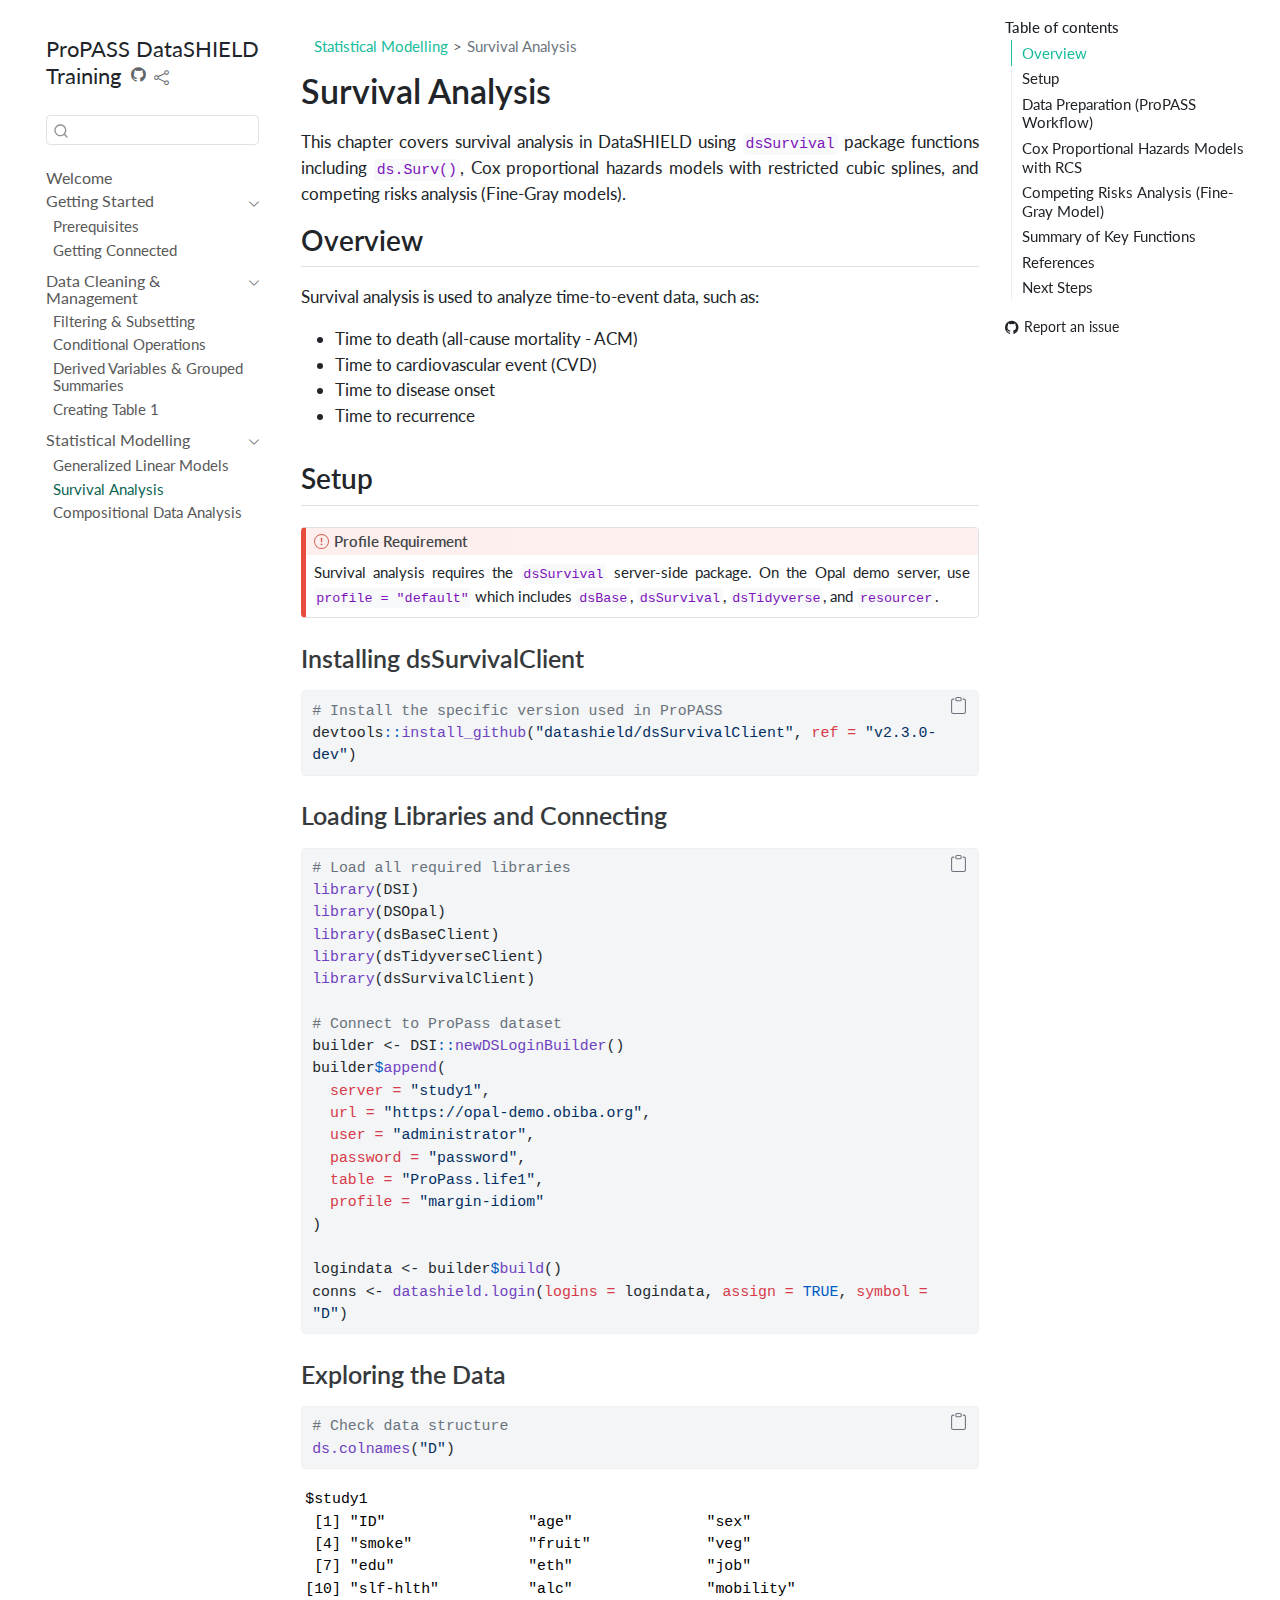
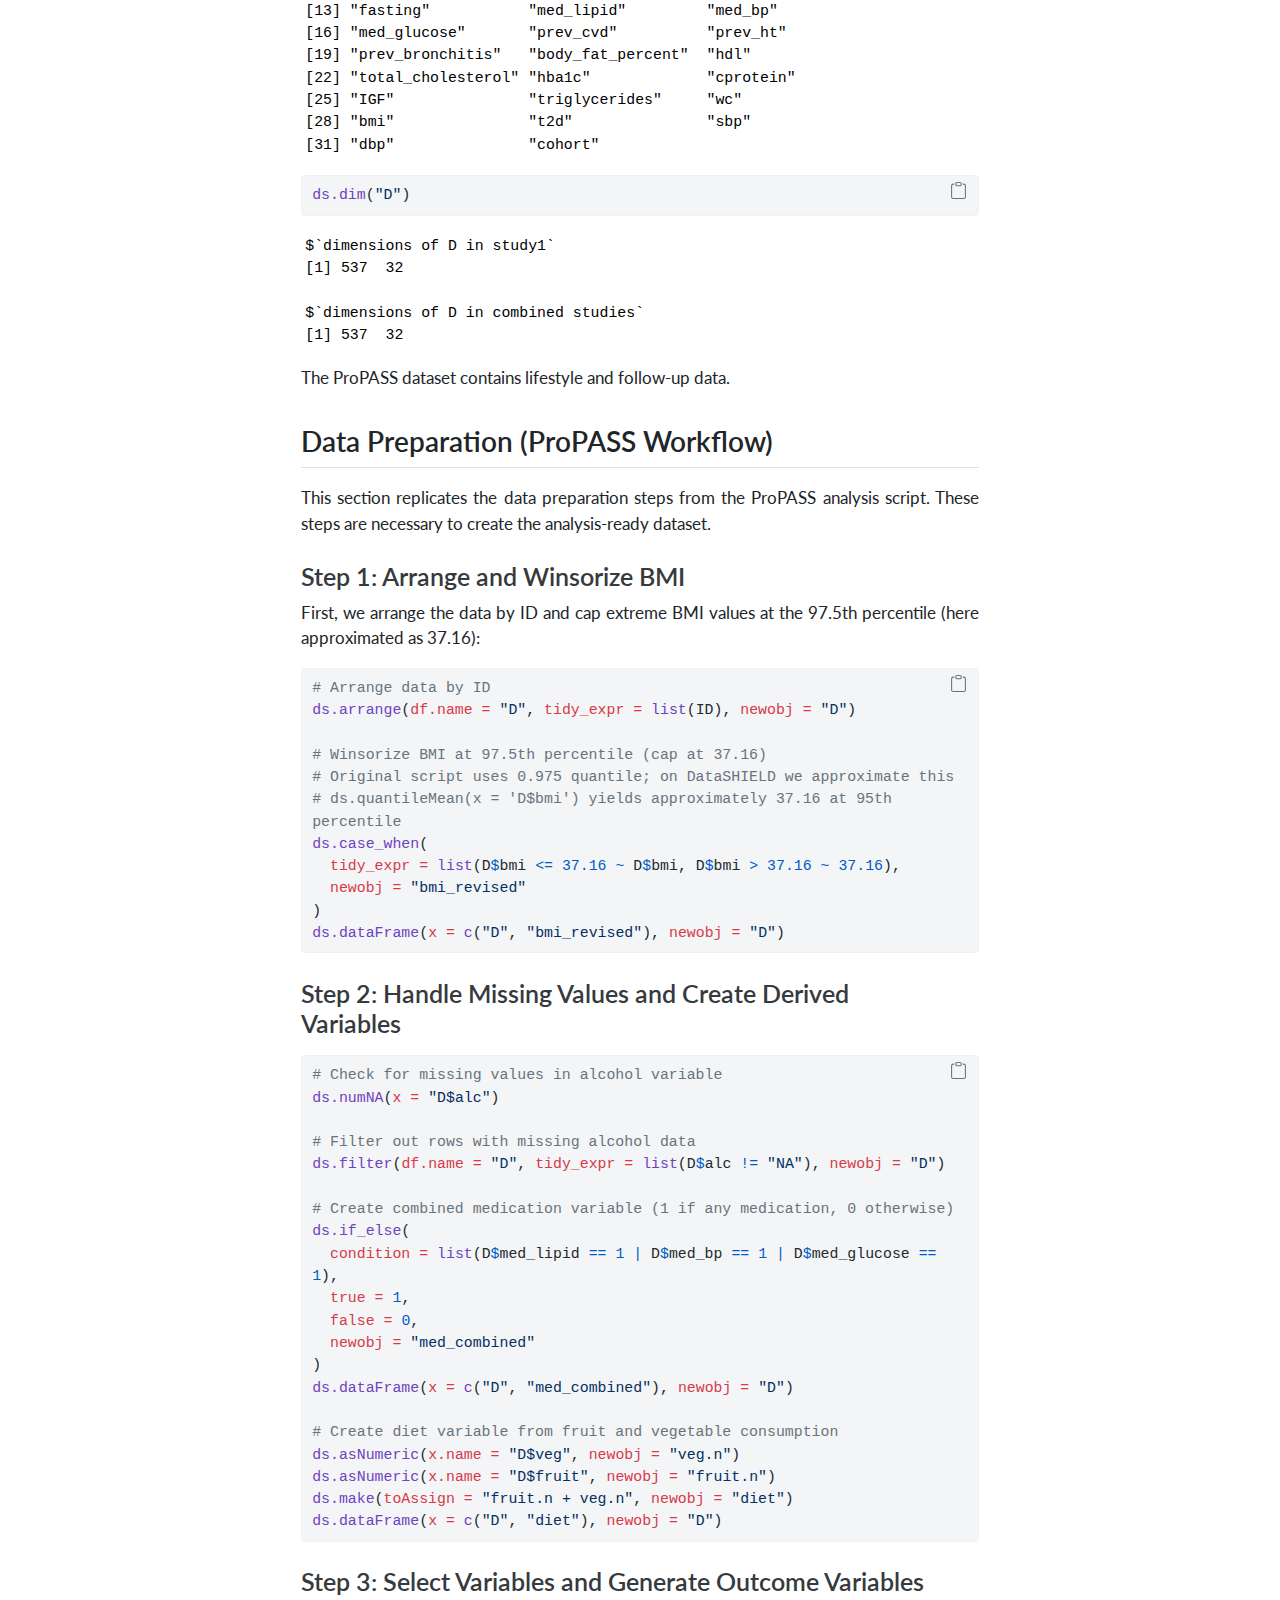
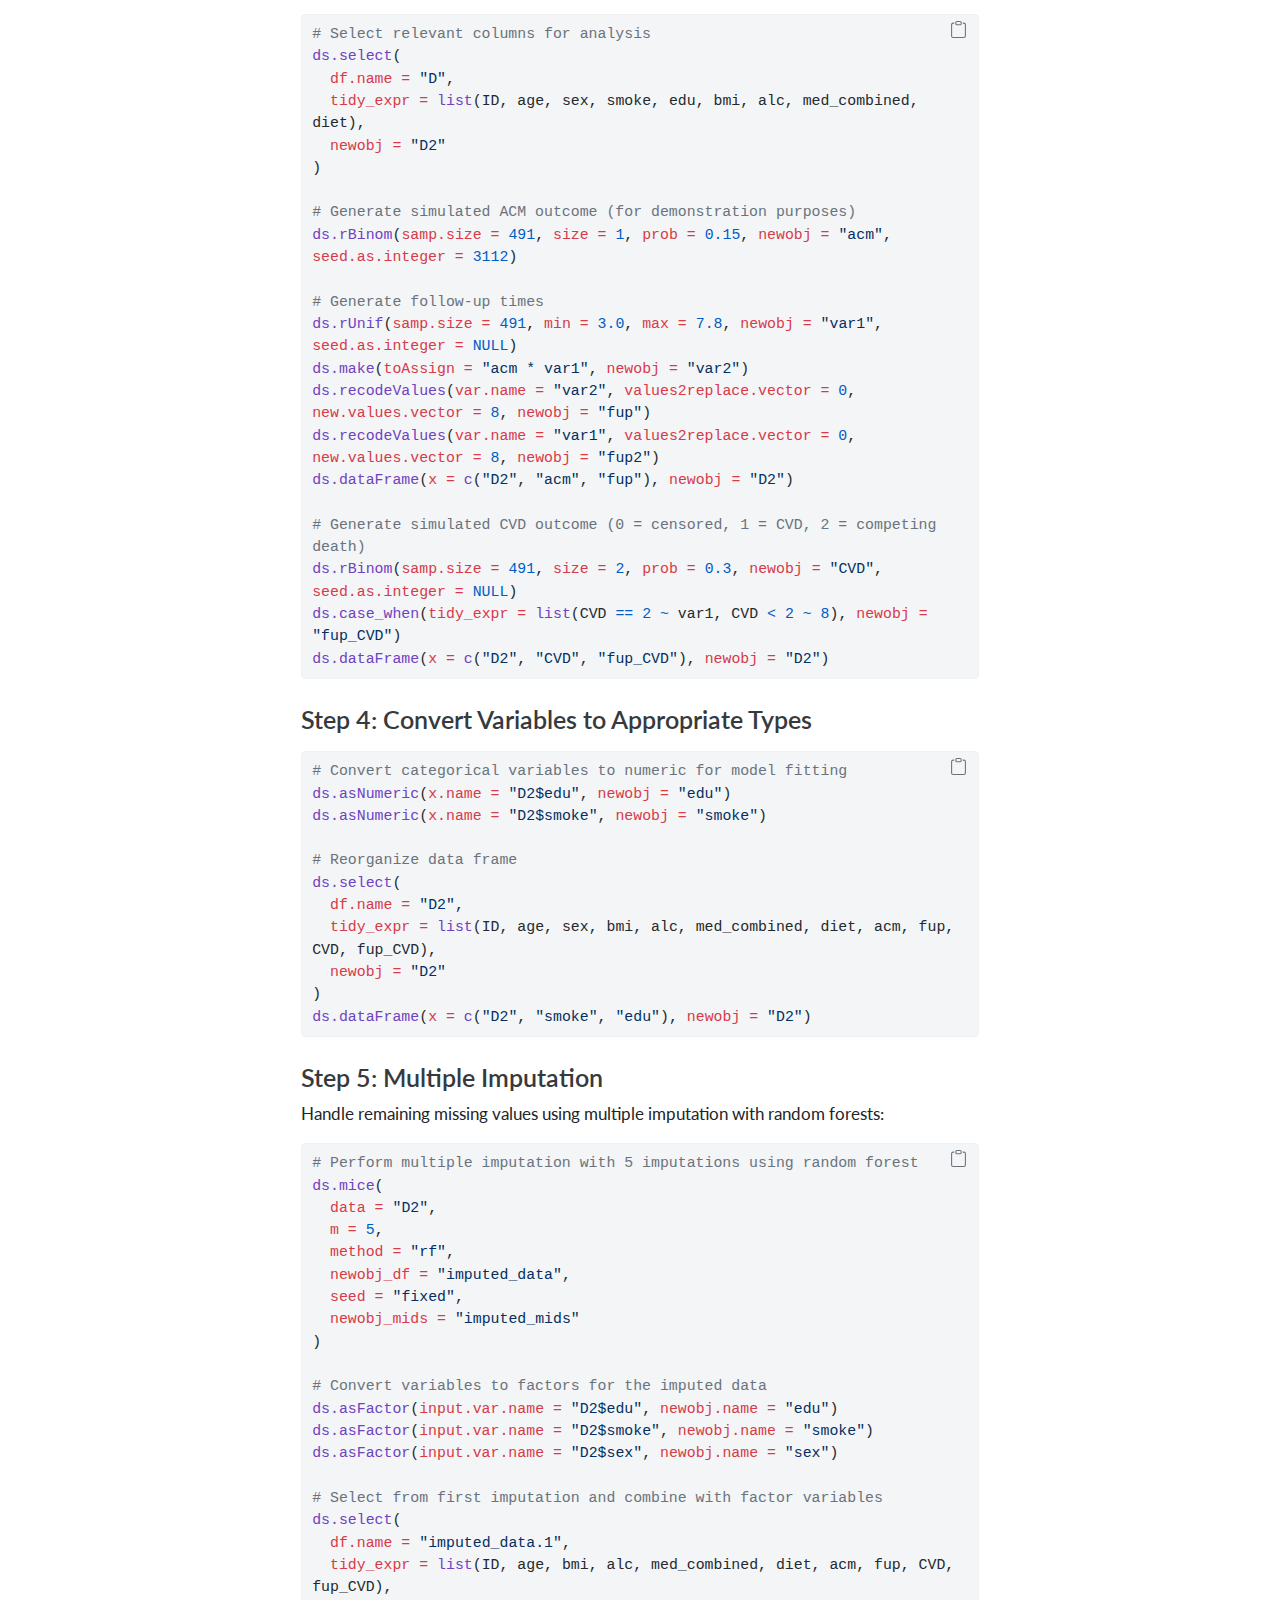
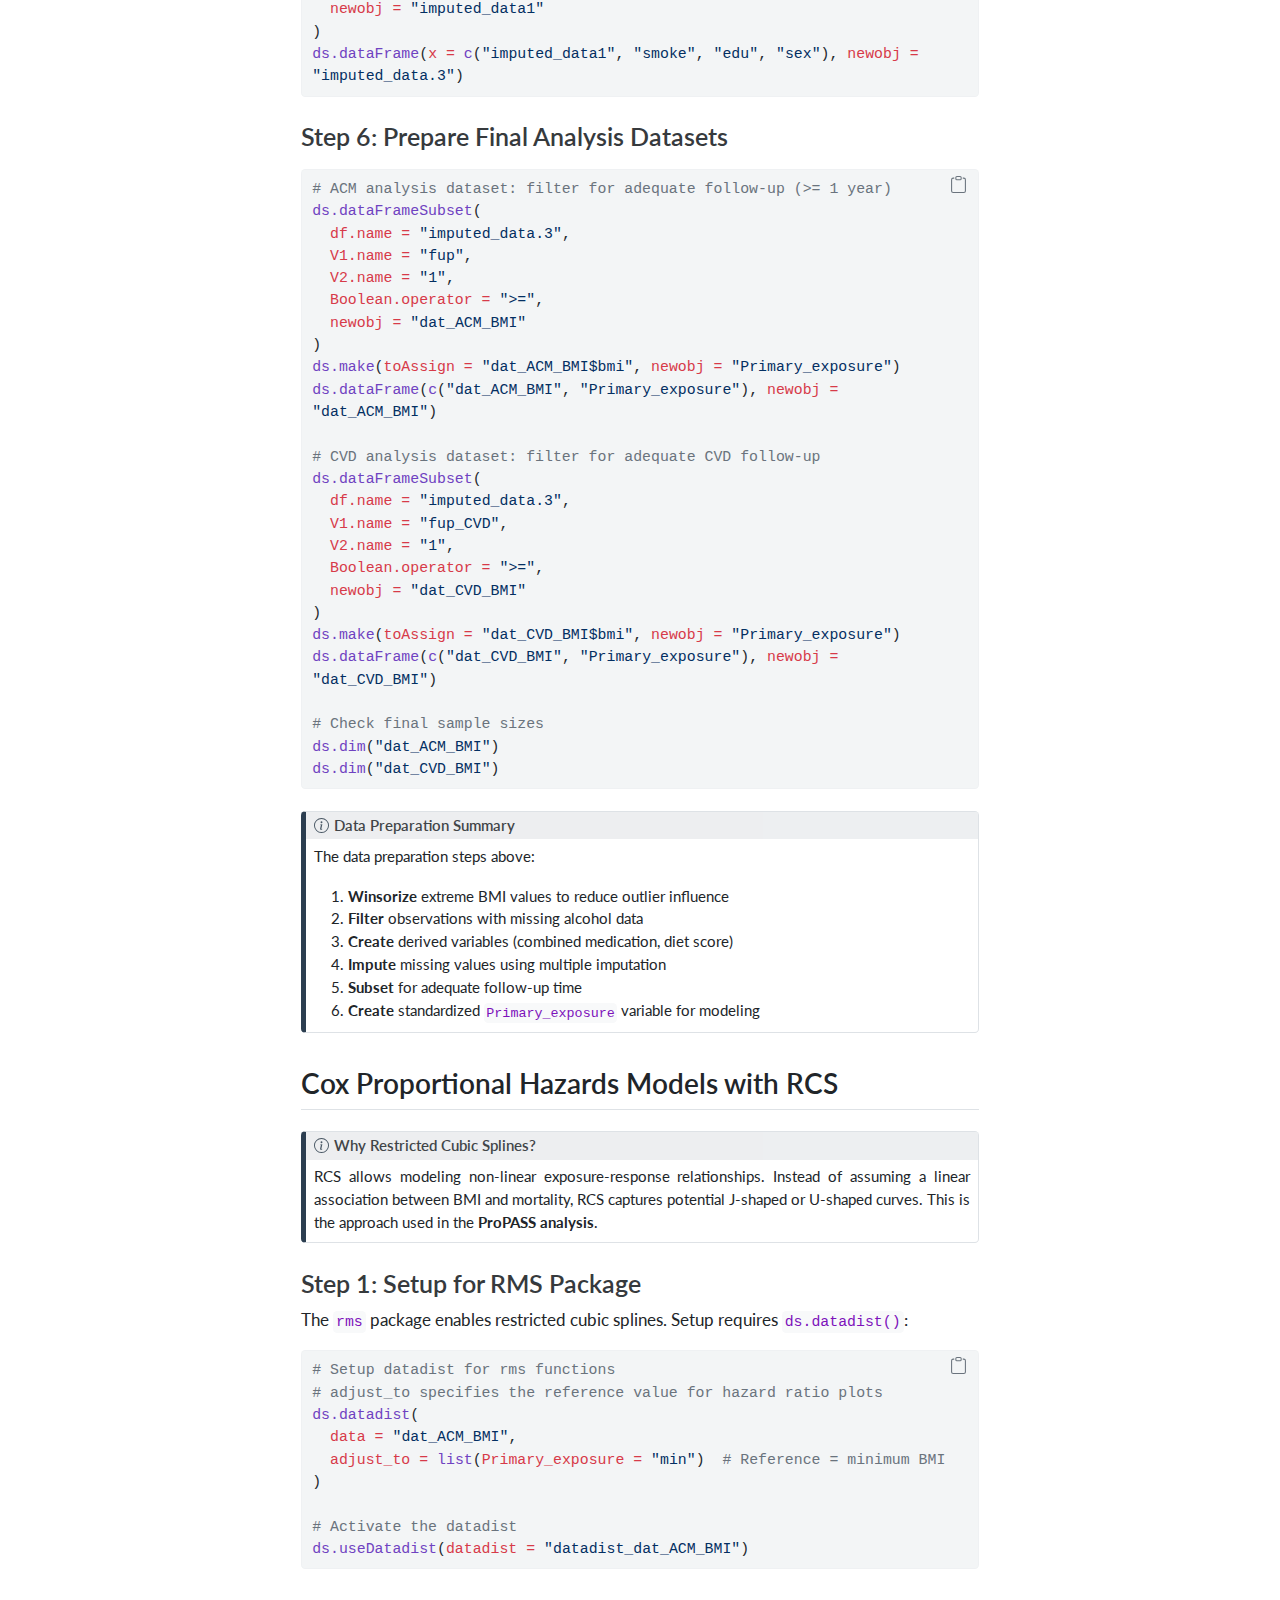
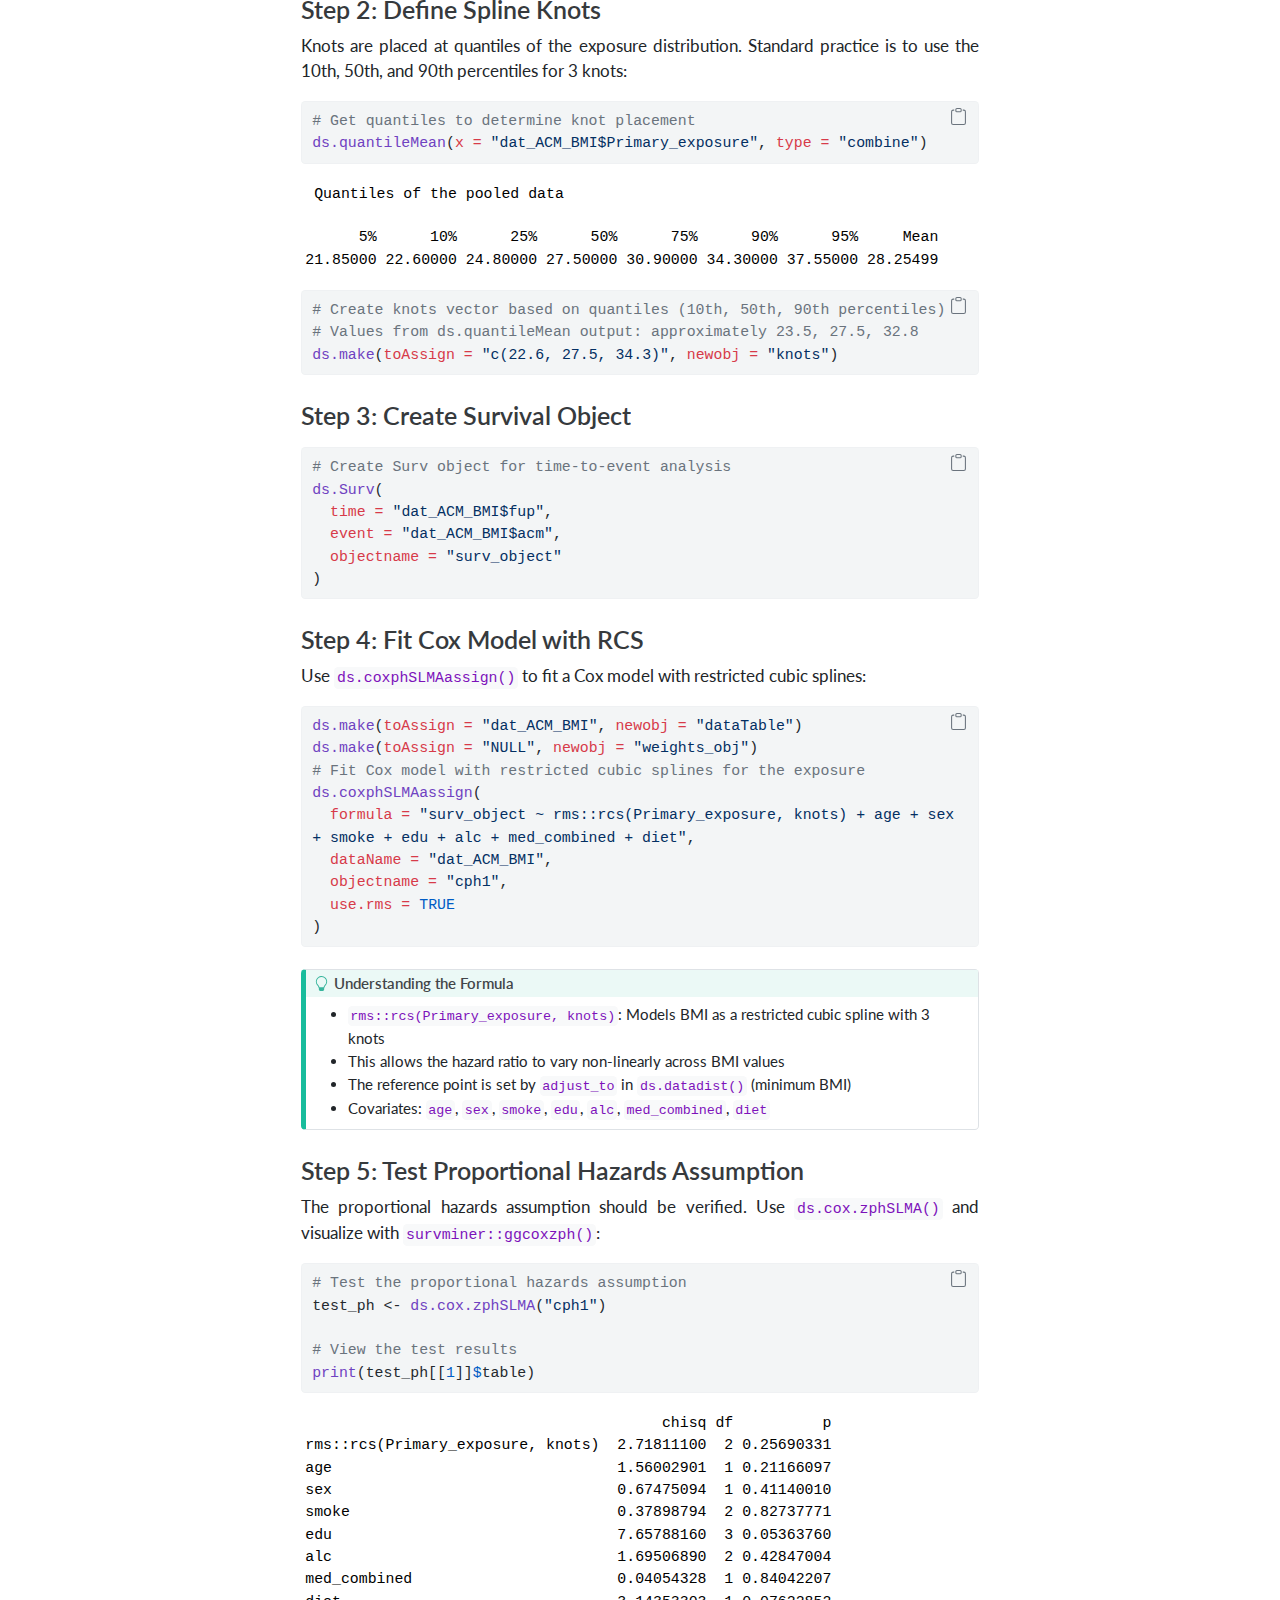
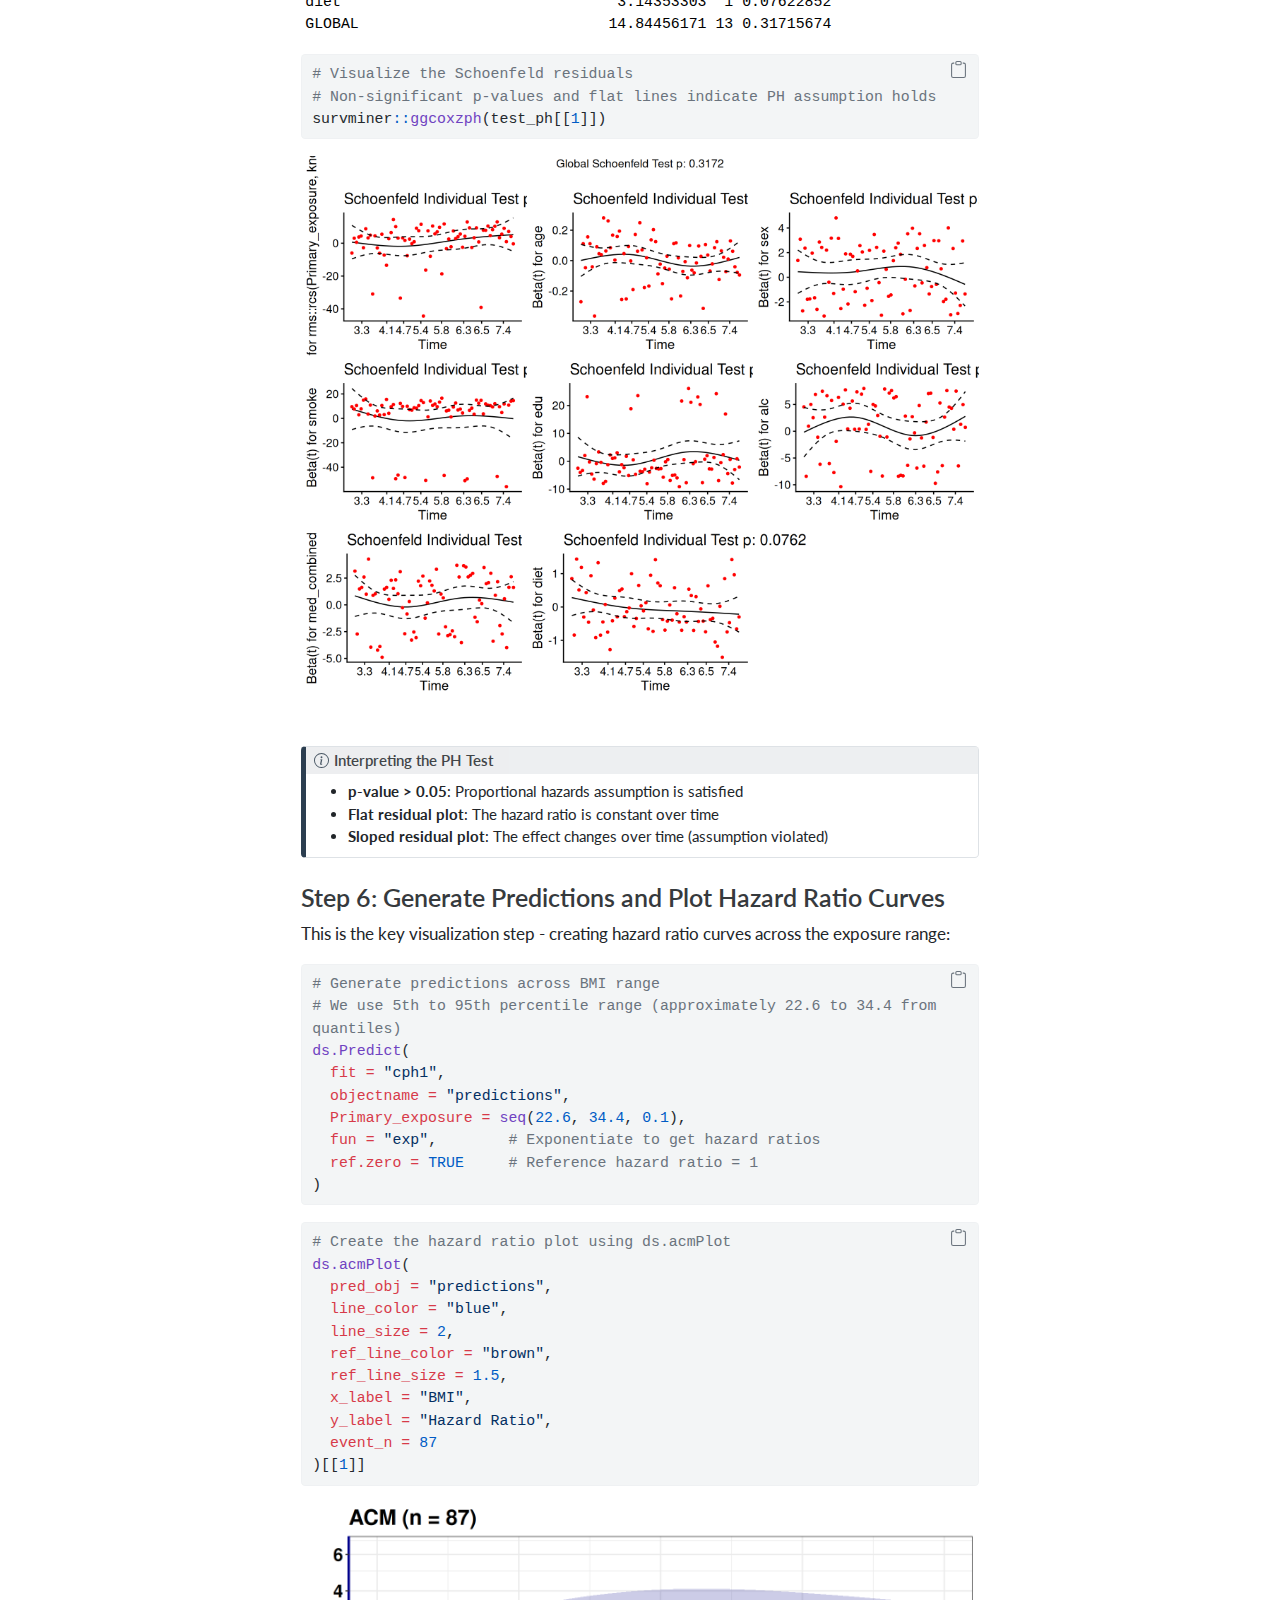
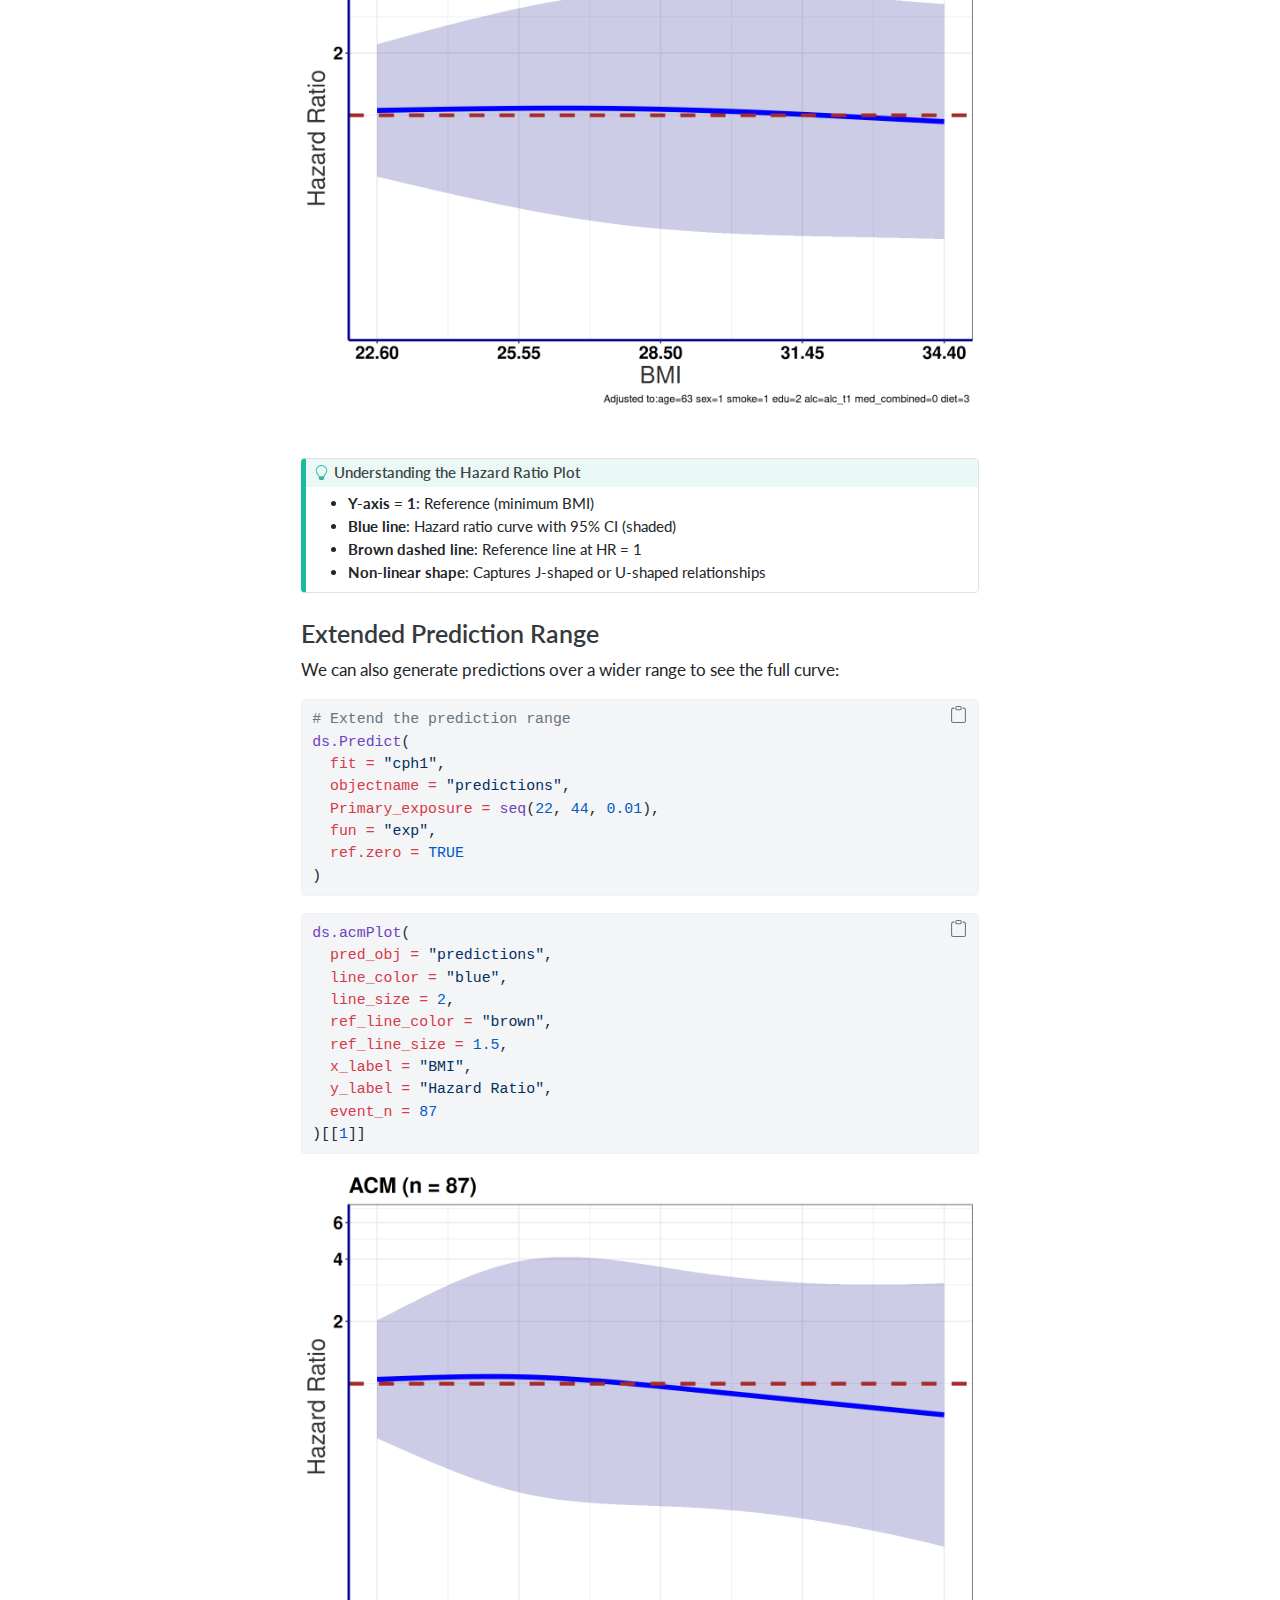
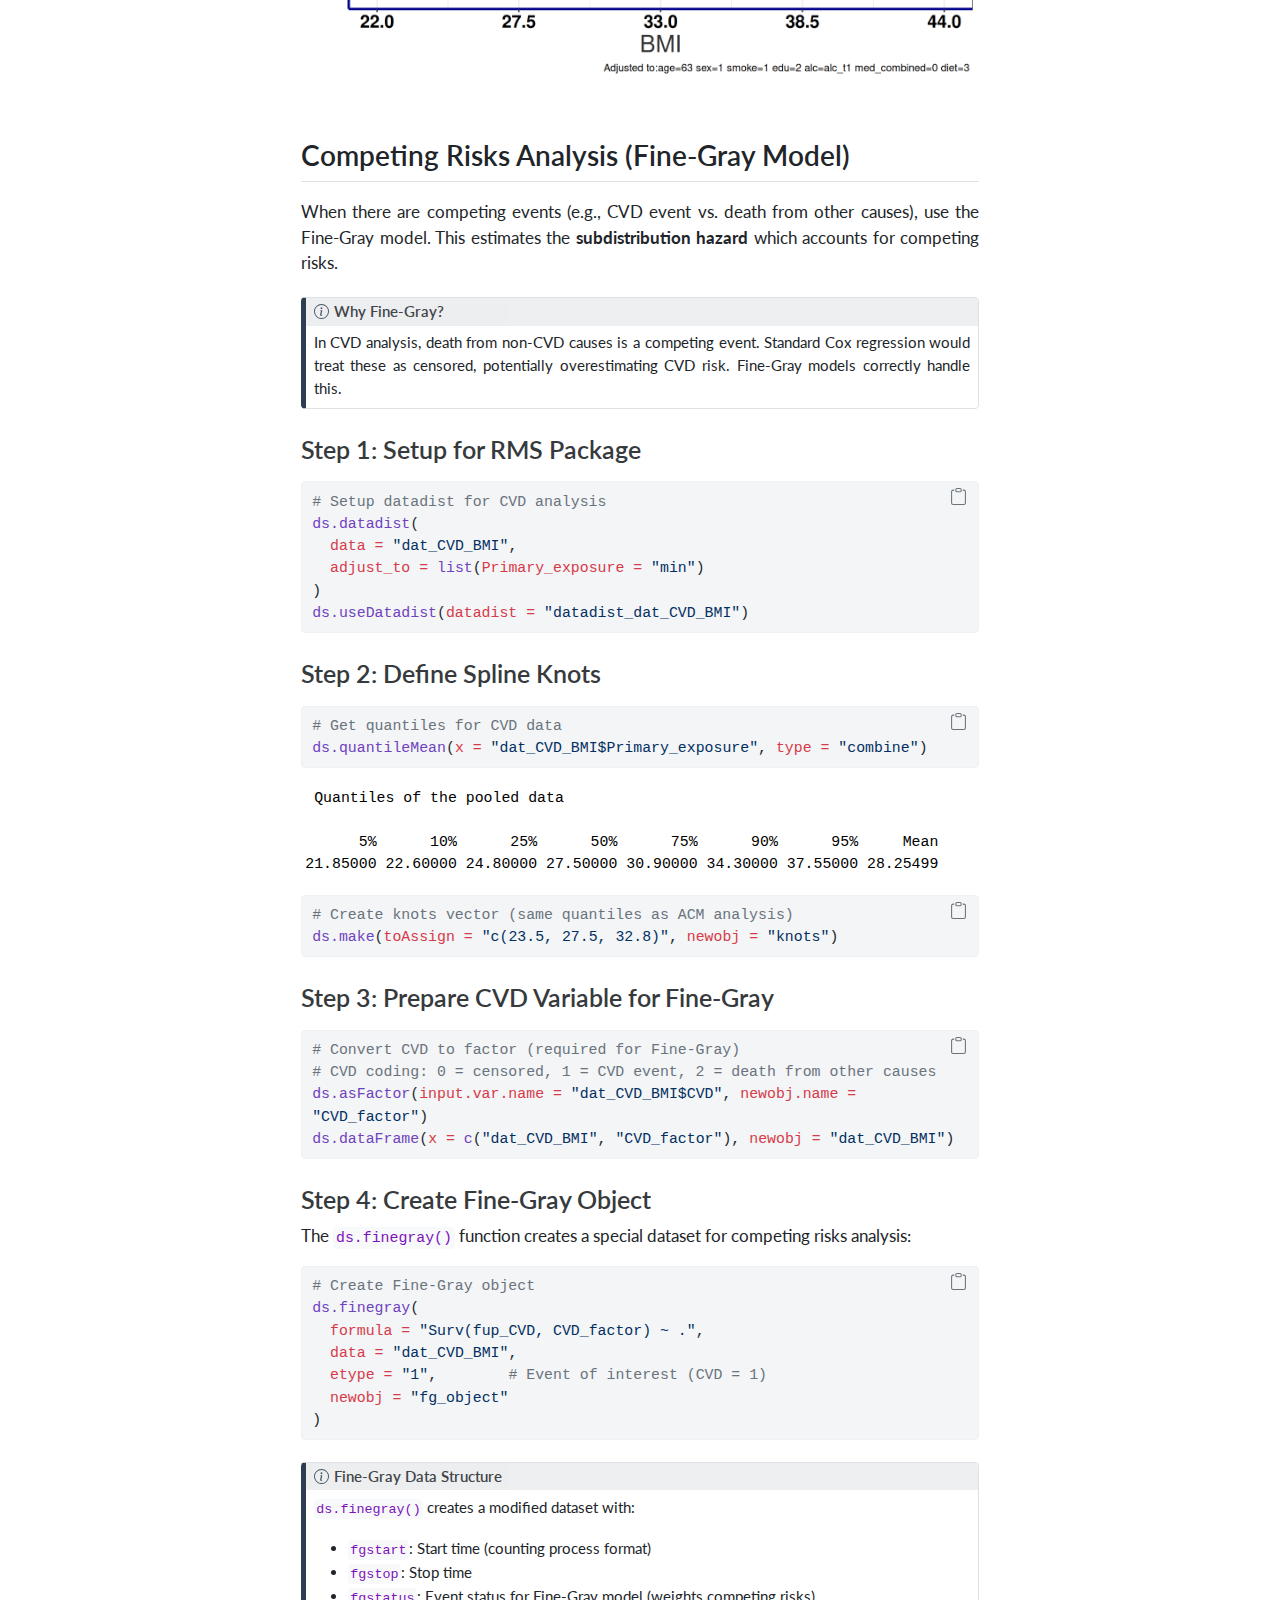
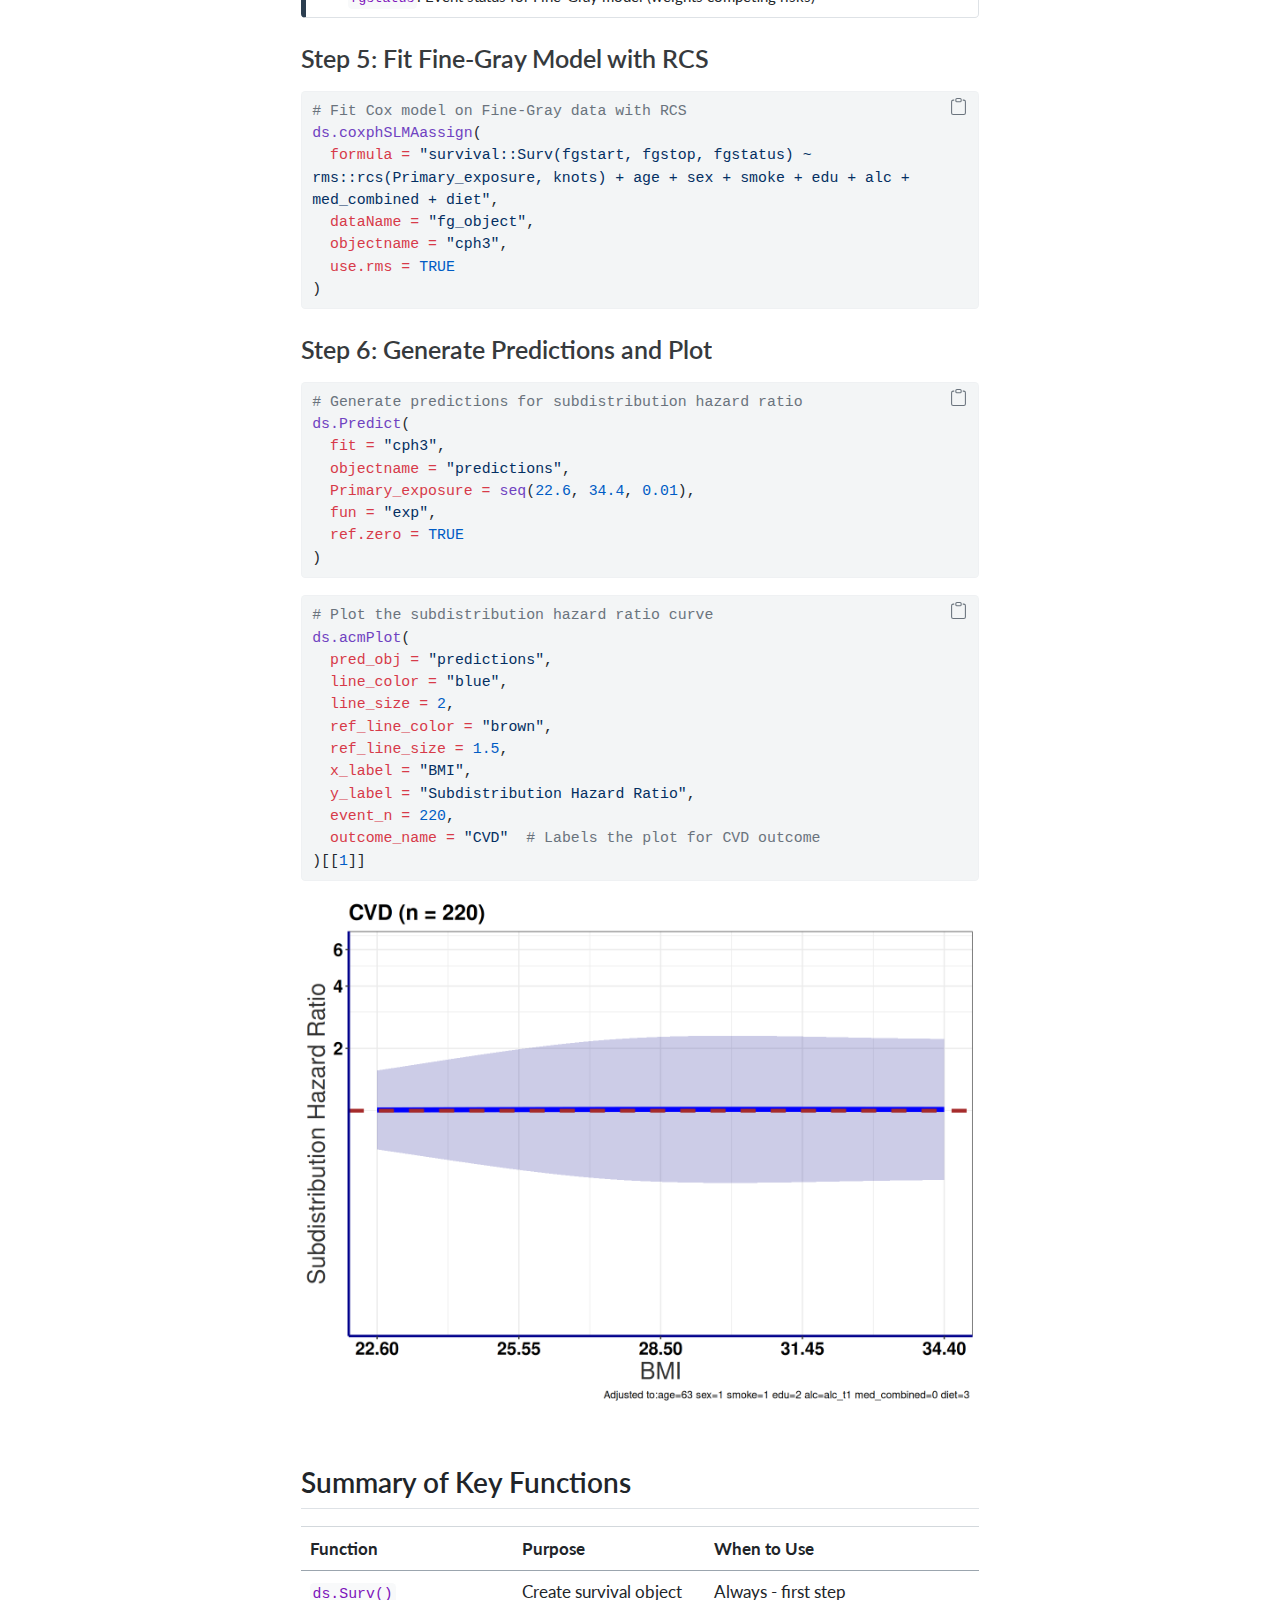
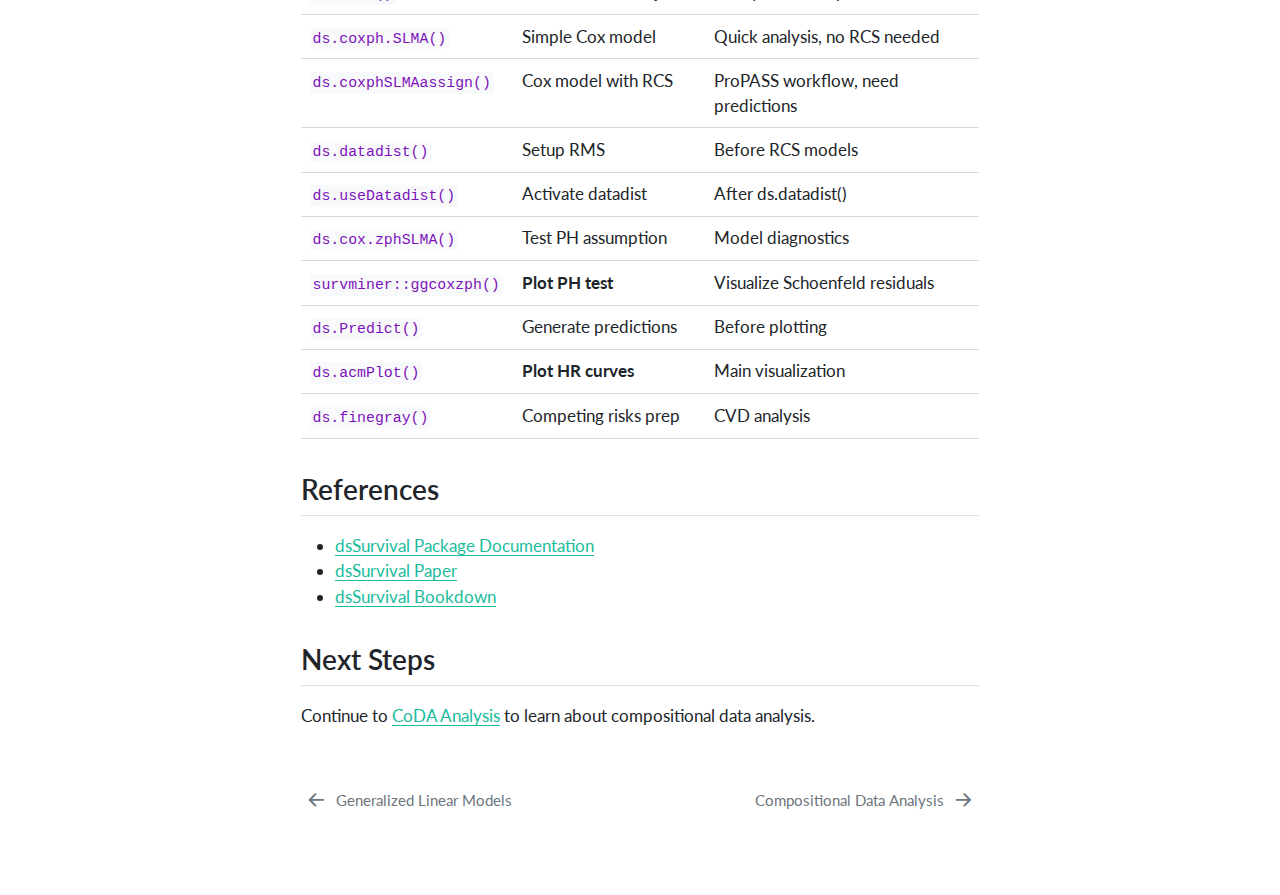
<file: docs/8-survival-analysis.html>
<!DOCTYPE html>
<html xmlns="http://www.w3.org/1999/xhtml" lang="en" xml:lang="en"><head>

<meta charset="utf-8">
<meta name="generator" content="quarto-1.5.54">

<meta name="viewport" content="width=device-width, initial-scale=1.0, user-scalable=yes">


<title>Survival Analysis – ProPASS DataSHIELD Training</title>
<style>
code{white-space: pre-wrap;}
span.smallcaps{font-variant: small-caps;}
div.columns{display: flex; gap: min(4vw, 1.5em);}
div.column{flex: auto; overflow-x: auto;}
div.hanging-indent{margin-left: 1.5em; text-indent: -1.5em;}
ul.task-list{list-style: none;}
ul.task-list li input[type="checkbox"] {
  width: 0.8em;
  margin: 0 0.8em 0.2em -1em; /* quarto-specific, see https://github.com/quarto-dev/quarto-cli/issues/4556 */ 
  vertical-align: middle;
}
/* CSS for syntax highlighting */
pre > code.sourceCode { white-space: pre; position: relative; }
pre > code.sourceCode > span { line-height: 1.25; }
pre > code.sourceCode > span:empty { height: 1.2em; }
.sourceCode { overflow: visible; }
code.sourceCode > span { color: inherit; text-decoration: inherit; }
div.sourceCode { margin: 1em 0; }
pre.sourceCode { margin: 0; }
@media screen {
div.sourceCode { overflow: auto; }
}
@media print {
pre > code.sourceCode { white-space: pre-wrap; }
pre > code.sourceCode > span { display: inline-block; text-indent: -5em; padding-left: 5em; }
}
pre.numberSource code
  { counter-reset: source-line 0; }
pre.numberSource code > span
  { position: relative; left: -4em; counter-increment: source-line; }
pre.numberSource code > span > a:first-child::before
  { content: counter(source-line);
    position: relative; left: -1em; text-align: right; vertical-align: baseline;
    border: none; display: inline-block;
    -webkit-touch-callout: none; -webkit-user-select: none;
    -khtml-user-select: none; -moz-user-select: none;
    -ms-user-select: none; user-select: none;
    padding: 0 4px; width: 4em;
  }
pre.numberSource { margin-left: 3em;  padding-left: 4px; }
div.sourceCode
  {   }
@media screen {
pre > code.sourceCode > span > a:first-child::before { text-decoration: underline; }
}
</style>


<script src="site_libs/quarto-nav/quarto-nav.js"></script>
<script src="site_libs/quarto-nav/headroom.min.js"></script>
<script src="site_libs/clipboard/clipboard.min.js"></script>
<script src="site_libs/quarto-search/autocomplete.umd.js"></script>
<script src="site_libs/quarto-search/fuse.min.js"></script>
<script src="site_libs/quarto-search/quarto-search.js"></script>
<meta name="quarto:offset" content="./">
<link href="./9-coda-analysis.html" rel="next">
<link href="./7-glm-models.html" rel="prev">
<link href="./favicon.ico" rel="icon">
<script src="site_libs/quarto-html/quarto.js"></script>
<script src="site_libs/quarto-html/popper.min.js"></script>
<script src="site_libs/quarto-html/tippy.umd.min.js"></script>
<script src="site_libs/quarto-html/anchor.min.js"></script>
<link href="site_libs/quarto-html/tippy.css" rel="stylesheet">
<link href="site_libs/quarto-html/quarto-syntax-highlighting.css" rel="stylesheet" id="quarto-text-highlighting-styles">
<script src="site_libs/bootstrap/bootstrap.min.js"></script>
<link href="site_libs/bootstrap/bootstrap-icons.css" rel="stylesheet">
<link href="site_libs/bootstrap/bootstrap.min.css" rel="stylesheet" id="quarto-bootstrap" data-mode="light">
<script id="quarto-search-options" type="application/json">{
  "location": "sidebar",
  "copy-button": false,
  "collapse-after": 3,
  "panel-placement": "start",
  "type": "textbox",
  "limit": 50,
  "keyboard-shortcut": [
    "f",
    "/",
    "s"
  ],
  "show-item-context": false,
  "language": {
    "search-no-results-text": "No results",
    "search-matching-documents-text": "matching documents",
    "search-copy-link-title": "Copy link to search",
    "search-hide-matches-text": "Hide additional matches",
    "search-more-match-text": "more match in this document",
    "search-more-matches-text": "more matches in this document",
    "search-clear-button-title": "Clear",
    "search-text-placeholder": "",
    "search-detached-cancel-button-title": "Cancel",
    "search-submit-button-title": "Submit",
    "search-label": "Search"
  }
}</script>


</head>

<body class="nav-sidebar floating">

<div id="quarto-search-results"></div>
  <header id="quarto-header" class="headroom fixed-top">
  <nav class="quarto-secondary-nav">
    <div class="container-fluid d-flex">
      <button type="button" class="quarto-btn-toggle btn" data-bs-toggle="collapse" role="button" data-bs-target=".quarto-sidebar-collapse-item" aria-controls="quarto-sidebar" aria-expanded="false" aria-label="Toggle sidebar navigation" onclick="if (window.quartoToggleHeadroom) { window.quartoToggleHeadroom(); }">
        <i class="bi bi-layout-text-sidebar-reverse"></i>
      </button>
        <nav class="quarto-page-breadcrumbs" aria-label="breadcrumb"><ol class="breadcrumb"><li class="breadcrumb-item"><a href="./7-glm-models.html">Statistical Modelling</a></li><li class="breadcrumb-item"><a href="./8-survival-analysis.html"><span class="chapter-title">Survival Analysis</span></a></li></ol></nav>
        <a class="flex-grow-1" role="navigation" data-bs-toggle="collapse" data-bs-target=".quarto-sidebar-collapse-item" aria-controls="quarto-sidebar" aria-expanded="false" aria-label="Toggle sidebar navigation" onclick="if (window.quartoToggleHeadroom) { window.quartoToggleHeadroom(); }">      
        </a>
      <button type="button" class="btn quarto-search-button" aria-label="Search" onclick="window.quartoOpenSearch();">
        <i class="bi bi-search"></i>
      </button>
    </div>
  </nav>
</header>
<!-- content -->
<div id="quarto-content" class="quarto-container page-columns page-rows-contents page-layout-article">
<!-- sidebar -->
  <nav id="quarto-sidebar" class="sidebar collapse collapse-horizontal quarto-sidebar-collapse-item sidebar-navigation floating overflow-auto">
    <div class="pt-lg-2 mt-2 text-left sidebar-header">
    <div class="sidebar-title mb-0 py-0">
      <a href="./">ProPASS DataSHIELD Training</a> 
        <div class="sidebar-tools-main">
    <a href="https://github.com/propass/propass-training" title="Source Code" class="quarto-navigation-tool px-1" aria-label="Source Code"><i class="bi bi-github"></i></a>
    <div class="dropdown">
      <a href="" title="Share" id="quarto-navigation-tool-dropdown-0" class="quarto-navigation-tool dropdown-toggle px-1" data-bs-toggle="dropdown" aria-expanded="false" role="link" aria-label="Share"><i class="bi bi-share"></i></a>
      <ul class="dropdown-menu" aria-labelledby="quarto-navigation-tool-dropdown-0">
          <li>
            <a class="dropdown-item sidebar-tools-main-item" href="https://twitter.com/intent/tweet?url=|url|">
              <i class="bi bi-twitter pe-1"></i>
            Twitter
            </a>
          </li>
          <li>
            <a class="dropdown-item sidebar-tools-main-item" href="https://www.linkedin.com/sharing/share-offsite/?url=|url|">
              <i class="bi bi-linkedin pe-1"></i>
            LinkedIn
            </a>
          </li>
      </ul>
    </div>
</div>
    </div>
      </div>
        <div class="mt-2 flex-shrink-0 align-items-center">
        <div class="sidebar-search">
        <div id="quarto-search" class="" title="Search"></div>
        </div>
        </div>
    <div class="sidebar-menu-container"> 
    <ul class="list-unstyled mt-1">
        <li class="sidebar-item">
  <div class="sidebar-item-container"> 
  <a href="./index.html" class="sidebar-item-text sidebar-link"><span class="chapter-title">Welcome</span></a>
  </div>
</li>
        <li class="sidebar-item sidebar-item-section">
      <div class="sidebar-item-container"> 
            <a class="sidebar-item-text sidebar-link text-start" data-bs-toggle="collapse" data-bs-target="#quarto-sidebar-section-1" role="navigation" aria-expanded="true">
 <span class="menu-text">Getting Started</span></a>
          <a class="sidebar-item-toggle text-start" data-bs-toggle="collapse" data-bs-target="#quarto-sidebar-section-1" role="navigation" aria-expanded="true" aria-label="Toggle section">
            <i class="bi bi-chevron-right ms-2"></i>
          </a> 
      </div>
      <ul id="quarto-sidebar-section-1" class="collapse list-unstyled sidebar-section depth1 show">  
          <li class="sidebar-item">
  <div class="sidebar-item-container"> 
  <a href="./1-prerequisites.html" class="sidebar-item-text sidebar-link"><span class="chapter-title">Prerequisites</span></a>
  </div>
</li>
          <li class="sidebar-item">
  <div class="sidebar-item-container"> 
  <a href="./2-getting-connected.html" class="sidebar-item-text sidebar-link"><span class="chapter-title">Getting Connected</span></a>
  </div>
</li>
      </ul>
  </li>
        <li class="sidebar-item sidebar-item-section">
      <div class="sidebar-item-container"> 
            <a class="sidebar-item-text sidebar-link text-start" data-bs-toggle="collapse" data-bs-target="#quarto-sidebar-section-2" role="navigation" aria-expanded="true">
 <span class="menu-text">Data Cleaning &amp; Management</span></a>
          <a class="sidebar-item-toggle text-start" data-bs-toggle="collapse" data-bs-target="#quarto-sidebar-section-2" role="navigation" aria-expanded="true" aria-label="Toggle section">
            <i class="bi bi-chevron-right ms-2"></i>
          </a> 
      </div>
      <ul id="quarto-sidebar-section-2" class="collapse list-unstyled sidebar-section depth1 show">  
          <li class="sidebar-item">
  <div class="sidebar-item-container"> 
  <a href="./3-filtering-subsetting.html" class="sidebar-item-text sidebar-link"><span class="chapter-title">Filtering &amp; Subsetting</span></a>
  </div>
</li>
          <li class="sidebar-item">
  <div class="sidebar-item-container"> 
  <a href="./4-conditional-operations.html" class="sidebar-item-text sidebar-link"><span class="chapter-title">Conditional Operations</span></a>
  </div>
</li>
          <li class="sidebar-item">
  <div class="sidebar-item-container"> 
  <a href="./5-derived-variables.html" class="sidebar-item-text sidebar-link"><span class="chapter-title">Derived Variables &amp; Grouped Summaries</span></a>
  </div>
</li>
          <li class="sidebar-item">
  <div class="sidebar-item-container"> 
  <a href="./6-table-one.html" class="sidebar-item-text sidebar-link"><span class="chapter-title">Creating Table 1</span></a>
  </div>
</li>
      </ul>
  </li>
        <li class="sidebar-item sidebar-item-section">
      <div class="sidebar-item-container"> 
            <a class="sidebar-item-text sidebar-link text-start" data-bs-toggle="collapse" data-bs-target="#quarto-sidebar-section-3" role="navigation" aria-expanded="true">
 <span class="menu-text">Statistical Modelling</span></a>
          <a class="sidebar-item-toggle text-start" data-bs-toggle="collapse" data-bs-target="#quarto-sidebar-section-3" role="navigation" aria-expanded="true" aria-label="Toggle section">
            <i class="bi bi-chevron-right ms-2"></i>
          </a> 
      </div>
      <ul id="quarto-sidebar-section-3" class="collapse list-unstyled sidebar-section depth1 show">  
          <li class="sidebar-item">
  <div class="sidebar-item-container"> 
  <a href="./7-glm-models.html" class="sidebar-item-text sidebar-link"><span class="chapter-title">Generalized Linear Models</span></a>
  </div>
</li>
          <li class="sidebar-item">
  <div class="sidebar-item-container"> 
  <a href="./8-survival-analysis.html" class="sidebar-item-text sidebar-link active"><span class="chapter-title">Survival Analysis</span></a>
  </div>
</li>
          <li class="sidebar-item">
  <div class="sidebar-item-container"> 
  <a href="./9-coda-analysis.html" class="sidebar-item-text sidebar-link"><span class="chapter-title">Compositional Data Analysis</span></a>
  </div>
</li>
      </ul>
  </li>
    </ul>
    </div>
</nav>
<div id="quarto-sidebar-glass" class="quarto-sidebar-collapse-item" data-bs-toggle="collapse" data-bs-target=".quarto-sidebar-collapse-item"></div>
<!-- margin-sidebar -->
    <div id="quarto-margin-sidebar" class="sidebar margin-sidebar">
        <nav id="TOC" role="doc-toc" class="toc-active">
    <h2 id="toc-title">Table of contents</h2>
   
  <ul>
  <li><a href="#overview" id="toc-overview" class="nav-link active" data-scroll-target="#overview">Overview</a></li>
  <li><a href="#setup" id="toc-setup" class="nav-link" data-scroll-target="#setup">Setup</a>
  <ul class="collapse">
  <li><a href="#installing-dssurvivalclient" id="toc-installing-dssurvivalclient" class="nav-link" data-scroll-target="#installing-dssurvivalclient">Installing dsSurvivalClient</a></li>
  <li><a href="#loading-libraries-and-connecting" id="toc-loading-libraries-and-connecting" class="nav-link" data-scroll-target="#loading-libraries-and-connecting">Loading Libraries and Connecting</a></li>
  <li><a href="#exploring-the-data" id="toc-exploring-the-data" class="nav-link" data-scroll-target="#exploring-the-data">Exploring the Data</a></li>
  </ul></li>
  <li><a href="#data-preparation-propass-workflow" id="toc-data-preparation-propass-workflow" class="nav-link" data-scroll-target="#data-preparation-propass-workflow">Data Preparation (ProPASS Workflow)</a>
  <ul class="collapse">
  <li><a href="#step-1-arrange-and-winsorize-bmi" id="toc-step-1-arrange-and-winsorize-bmi" class="nav-link" data-scroll-target="#step-1-arrange-and-winsorize-bmi">Step 1: Arrange and Winsorize BMI</a></li>
  <li><a href="#step-2-handle-missing-values-and-create-derived-variables" id="toc-step-2-handle-missing-values-and-create-derived-variables" class="nav-link" data-scroll-target="#step-2-handle-missing-values-and-create-derived-variables">Step 2: Handle Missing Values and Create Derived Variables</a></li>
  <li><a href="#step-3-select-variables-and-generate-outcome-variables" id="toc-step-3-select-variables-and-generate-outcome-variables" class="nav-link" data-scroll-target="#step-3-select-variables-and-generate-outcome-variables">Step 3: Select Variables and Generate Outcome Variables</a></li>
  <li><a href="#step-4-convert-variables-to-appropriate-types" id="toc-step-4-convert-variables-to-appropriate-types" class="nav-link" data-scroll-target="#step-4-convert-variables-to-appropriate-types">Step 4: Convert Variables to Appropriate Types</a></li>
  <li><a href="#step-5-multiple-imputation" id="toc-step-5-multiple-imputation" class="nav-link" data-scroll-target="#step-5-multiple-imputation">Step 5: Multiple Imputation</a></li>
  <li><a href="#step-6-prepare-final-analysis-datasets" id="toc-step-6-prepare-final-analysis-datasets" class="nav-link" data-scroll-target="#step-6-prepare-final-analysis-datasets">Step 6: Prepare Final Analysis Datasets</a></li>
  </ul></li>
  <li><a href="#cox-proportional-hazards-models-with-rcs" id="toc-cox-proportional-hazards-models-with-rcs" class="nav-link" data-scroll-target="#cox-proportional-hazards-models-with-rcs">Cox Proportional Hazards Models with RCS</a>
  <ul class="collapse">
  <li><a href="#step-1-setup-for-rms-package" id="toc-step-1-setup-for-rms-package" class="nav-link" data-scroll-target="#step-1-setup-for-rms-package">Step 1: Setup for RMS Package</a></li>
  <li><a href="#step-2-define-spline-knots" id="toc-step-2-define-spline-knots" class="nav-link" data-scroll-target="#step-2-define-spline-knots">Step 2: Define Spline Knots</a></li>
  <li><a href="#step-3-create-survival-object" id="toc-step-3-create-survival-object" class="nav-link" data-scroll-target="#step-3-create-survival-object">Step 3: Create Survival Object</a></li>
  <li><a href="#step-4-fit-cox-model-with-rcs" id="toc-step-4-fit-cox-model-with-rcs" class="nav-link" data-scroll-target="#step-4-fit-cox-model-with-rcs">Step 4: Fit Cox Model with RCS</a></li>
  <li><a href="#step-5-test-proportional-hazards-assumption" id="toc-step-5-test-proportional-hazards-assumption" class="nav-link" data-scroll-target="#step-5-test-proportional-hazards-assumption">Step 5: Test Proportional Hazards Assumption</a></li>
  <li><a href="#step-6-generate-predictions-and-plot-hazard-ratio-curves" id="toc-step-6-generate-predictions-and-plot-hazard-ratio-curves" class="nav-link" data-scroll-target="#step-6-generate-predictions-and-plot-hazard-ratio-curves">Step 6: Generate Predictions and Plot Hazard Ratio Curves</a></li>
  <li><a href="#extended-prediction-range" id="toc-extended-prediction-range" class="nav-link" data-scroll-target="#extended-prediction-range">Extended Prediction Range</a></li>
  </ul></li>
  <li><a href="#competing-risks-analysis-fine-gray-model" id="toc-competing-risks-analysis-fine-gray-model" class="nav-link" data-scroll-target="#competing-risks-analysis-fine-gray-model">Competing Risks Analysis (Fine-Gray Model)</a>
  <ul class="collapse">
  <li><a href="#step-1-setup-for-rms-package-1" id="toc-step-1-setup-for-rms-package-1" class="nav-link" data-scroll-target="#step-1-setup-for-rms-package-1">Step 1: Setup for RMS Package</a></li>
  <li><a href="#step-2-define-spline-knots-1" id="toc-step-2-define-spline-knots-1" class="nav-link" data-scroll-target="#step-2-define-spline-knots-1">Step 2: Define Spline Knots</a></li>
  <li><a href="#step-3-prepare-cvd-variable-for-fine-gray" id="toc-step-3-prepare-cvd-variable-for-fine-gray" class="nav-link" data-scroll-target="#step-3-prepare-cvd-variable-for-fine-gray">Step 3: Prepare CVD Variable for Fine-Gray</a></li>
  <li><a href="#step-4-create-fine-gray-object" id="toc-step-4-create-fine-gray-object" class="nav-link" data-scroll-target="#step-4-create-fine-gray-object">Step 4: Create Fine-Gray Object</a></li>
  <li><a href="#step-5-fit-fine-gray-model-with-rcs" id="toc-step-5-fit-fine-gray-model-with-rcs" class="nav-link" data-scroll-target="#step-5-fit-fine-gray-model-with-rcs">Step 5: Fit Fine-Gray Model with RCS</a></li>
  <li><a href="#step-6-generate-predictions-and-plot" id="toc-step-6-generate-predictions-and-plot" class="nav-link" data-scroll-target="#step-6-generate-predictions-and-plot">Step 6: Generate Predictions and Plot</a></li>
  </ul></li>
  <li><a href="#summary-of-key-functions" id="toc-summary-of-key-functions" class="nav-link" data-scroll-target="#summary-of-key-functions">Summary of Key Functions</a></li>
  <li><a href="#references" id="toc-references" class="nav-link" data-scroll-target="#references">References</a></li>
  <li><a href="#next-steps" id="toc-next-steps" class="nav-link" data-scroll-target="#next-steps">Next Steps</a></li>
  </ul>
<div class="toc-actions"><ul><li><a href="https://github.com/propass/propass-training/issues/new" class="toc-action"><i class="bi bi-github"></i>Report an issue</a></li></ul></div></nav>
    </div>
<!-- main -->
<main class="content" id="quarto-document-content">

<header id="title-block-header" class="quarto-title-block default"><nav class="quarto-page-breadcrumbs quarto-title-breadcrumbs d-none d-lg-block" aria-label="breadcrumb"><ol class="breadcrumb"><li class="breadcrumb-item"><a href="./7-glm-models.html">Statistical Modelling</a></li><li class="breadcrumb-item"><a href="./8-survival-analysis.html"><span class="chapter-title">Survival Analysis</span></a></li></ol></nav>
<div class="quarto-title">
<h1 class="title"><span class="chapter-title">Survival Analysis</span></h1>
</div>



<div class="quarto-title-meta">

    
  
    
  </div>
  


</header>


<div class="cell">
<style type="text/css">
p {
  text-align: justify
}
</style>
</div>
<p>This chapter covers survival analysis in DataSHIELD using <code>dsSurvival</code> package functions including <code>ds.Surv()</code>, Cox proportional hazards models with restricted cubic splines, and competing risks analysis (Fine-Gray models).</p>
<section id="overview" class="level2">
<h2 class="anchored" data-anchor-id="overview">Overview</h2>
<p>Survival analysis is used to analyze time-to-event data, such as:</p>
<ul>
<li>Time to death (all-cause mortality - ACM)</li>
<li>Time to cardiovascular event (CVD)</li>
<li>Time to disease onset</li>
<li>Time to recurrence</li>
</ul>
</section>
<section id="setup" class="level2">
<h2 class="anchored" data-anchor-id="setup">Setup</h2>
<div class="callout callout-style-default callout-important callout-titled">
<div class="callout-header d-flex align-content-center">
<div class="callout-icon-container">
<i class="callout-icon"></i>
</div>
<div class="callout-title-container flex-fill">
Profile Requirement
</div>
</div>
<div class="callout-body-container callout-body">
<p>Survival analysis requires the <code>dsSurvival</code> server-side package. On the Opal demo server, use <code>profile = "default"</code> which includes <code>dsBase</code>, <code>dsSurvival</code>, <code>dsTidyverse</code>, and <code>resourcer</code>.</p>
</div>
</div>
<section id="installing-dssurvivalclient" class="level3">
<h3 class="anchored" data-anchor-id="installing-dssurvivalclient">Installing dsSurvivalClient</h3>
<div class="cell">
<div class="sourceCode cell-code" id="cb1"><pre class="sourceCode r code-with-copy"><code class="sourceCode r"><span id="cb1-1"><a href="#cb1-1" aria-hidden="true" tabindex="-1"></a><span class="co"># Install the specific version used in ProPASS</span></span>
<span id="cb1-2"><a href="#cb1-2" aria-hidden="true" tabindex="-1"></a>devtools<span class="sc">::</span><span class="fu">install_github</span>(<span class="st">"datashield/dsSurvivalClient"</span>, <span class="at">ref =</span> <span class="st">"v2.3.0-dev"</span>)</span></code><button title="Copy to Clipboard" class="code-copy-button"><i class="bi"></i></button></pre></div>
</div>
</section>
<section id="loading-libraries-and-connecting" class="level3">
<h3 class="anchored" data-anchor-id="loading-libraries-and-connecting">Loading Libraries and Connecting</h3>
<div class="cell">
<div class="sourceCode cell-code" id="cb2"><pre class="sourceCode r code-with-copy"><code class="sourceCode r"><span id="cb2-1"><a href="#cb2-1" aria-hidden="true" tabindex="-1"></a><span class="co"># Load all required libraries</span></span>
<span id="cb2-2"><a href="#cb2-2" aria-hidden="true" tabindex="-1"></a><span class="fu">library</span>(DSI)</span>
<span id="cb2-3"><a href="#cb2-3" aria-hidden="true" tabindex="-1"></a><span class="fu">library</span>(DSOpal)</span>
<span id="cb2-4"><a href="#cb2-4" aria-hidden="true" tabindex="-1"></a><span class="fu">library</span>(dsBaseClient)</span>
<span id="cb2-5"><a href="#cb2-5" aria-hidden="true" tabindex="-1"></a><span class="fu">library</span>(dsTidyverseClient)</span>
<span id="cb2-6"><a href="#cb2-6" aria-hidden="true" tabindex="-1"></a><span class="fu">library</span>(dsSurvivalClient)</span>
<span id="cb2-7"><a href="#cb2-7" aria-hidden="true" tabindex="-1"></a></span>
<span id="cb2-8"><a href="#cb2-8" aria-hidden="true" tabindex="-1"></a><span class="co"># Connect to ProPass dataset</span></span>
<span id="cb2-9"><a href="#cb2-9" aria-hidden="true" tabindex="-1"></a>builder <span class="ot">&lt;-</span> DSI<span class="sc">::</span><span class="fu">newDSLoginBuilder</span>()</span>
<span id="cb2-10"><a href="#cb2-10" aria-hidden="true" tabindex="-1"></a>builder<span class="sc">$</span><span class="fu">append</span>(</span>
<span id="cb2-11"><a href="#cb2-11" aria-hidden="true" tabindex="-1"></a>  <span class="at">server =</span> <span class="st">"study1"</span>,</span>
<span id="cb2-12"><a href="#cb2-12" aria-hidden="true" tabindex="-1"></a>  <span class="at">url =</span> <span class="st">"https://opal-demo.obiba.org"</span>,</span>
<span id="cb2-13"><a href="#cb2-13" aria-hidden="true" tabindex="-1"></a>  <span class="at">user =</span> <span class="st">"administrator"</span>,</span>
<span id="cb2-14"><a href="#cb2-14" aria-hidden="true" tabindex="-1"></a>  <span class="at">password =</span> <span class="st">"password"</span>,</span>
<span id="cb2-15"><a href="#cb2-15" aria-hidden="true" tabindex="-1"></a>  <span class="at">table =</span> <span class="st">"ProPass.life1"</span>,</span>
<span id="cb2-16"><a href="#cb2-16" aria-hidden="true" tabindex="-1"></a>  <span class="at">profile =</span> <span class="st">"margin-idiom"</span></span>
<span id="cb2-17"><a href="#cb2-17" aria-hidden="true" tabindex="-1"></a>)</span>
<span id="cb2-18"><a href="#cb2-18" aria-hidden="true" tabindex="-1"></a></span>
<span id="cb2-19"><a href="#cb2-19" aria-hidden="true" tabindex="-1"></a>logindata <span class="ot">&lt;-</span> builder<span class="sc">$</span><span class="fu">build</span>()</span>
<span id="cb2-20"><a href="#cb2-20" aria-hidden="true" tabindex="-1"></a>conns <span class="ot">&lt;-</span> <span class="fu">datashield.login</span>(<span class="at">logins =</span> logindata, <span class="at">assign =</span> <span class="cn">TRUE</span>, <span class="at">symbol =</span> <span class="st">"D"</span>)</span></code><button title="Copy to Clipboard" class="code-copy-button"><i class="bi"></i></button></pre></div>
</div>
</section>
<section id="exploring-the-data" class="level3">
<h3 class="anchored" data-anchor-id="exploring-the-data">Exploring the Data</h3>
<div class="cell">
<div class="sourceCode cell-code" id="cb3"><pre class="sourceCode r code-with-copy"><code class="sourceCode r"><span id="cb3-1"><a href="#cb3-1" aria-hidden="true" tabindex="-1"></a><span class="co"># Check data structure</span></span>
<span id="cb3-2"><a href="#cb3-2" aria-hidden="true" tabindex="-1"></a><span class="fu">ds.colnames</span>(<span class="st">"D"</span>)</span></code><button title="Copy to Clipboard" class="code-copy-button"><i class="bi"></i></button></pre></div>
<div class="cell-output cell-output-stdout">
<pre><code>$study1
 [1] "ID"                "age"               "sex"              
 [4] "smoke"             "fruit"             "veg"              
 [7] "edu"               "eth"               "job"              
[10] "slf-hlth"          "alc"               "mobility"         
[13] "fasting"           "med_lipid"         "med_bp"           
[16] "med_glucose"       "prev_cvd"          "prev_ht"          
[19] "prev_bronchitis"   "body_fat_percent"  "hdl"              
[22] "total_cholesterol" "hba1c"             "cprotein"         
[25] "IGF"               "triglycerides"     "wc"               
[28] "bmi"               "t2d"               "sbp"              
[31] "dbp"               "cohort"           </code></pre>
</div>
<div class="sourceCode cell-code" id="cb5"><pre class="sourceCode r code-with-copy"><code class="sourceCode r"><span id="cb5-1"><a href="#cb5-1" aria-hidden="true" tabindex="-1"></a><span class="fu">ds.dim</span>(<span class="st">"D"</span>)</span></code><button title="Copy to Clipboard" class="code-copy-button"><i class="bi"></i></button></pre></div>
<div class="cell-output cell-output-stdout">
<pre><code>$`dimensions of D in study1`
[1] 537  32

$`dimensions of D in combined studies`
[1] 537  32</code></pre>
</div>
</div>
<p>The ProPASS dataset contains lifestyle and follow-up data.</p>
</section>
</section>
<section id="data-preparation-propass-workflow" class="level2">
<h2 class="anchored" data-anchor-id="data-preparation-propass-workflow">Data Preparation (ProPASS Workflow)</h2>
<p>This section replicates the data preparation steps from the ProPASS analysis script. These steps are necessary to create the analysis-ready dataset.</p>
<section id="step-1-arrange-and-winsorize-bmi" class="level3">
<h3 class="anchored" data-anchor-id="step-1-arrange-and-winsorize-bmi">Step 1: Arrange and Winsorize BMI</h3>
<p>First, we arrange the data by ID and cap extreme BMI values at the 97.5th percentile (here approximated as 37.16):</p>
<div class="cell">
<div class="sourceCode cell-code" id="cb7"><pre class="sourceCode r code-with-copy"><code class="sourceCode r"><span id="cb7-1"><a href="#cb7-1" aria-hidden="true" tabindex="-1"></a><span class="co"># Arrange data by ID</span></span>
<span id="cb7-2"><a href="#cb7-2" aria-hidden="true" tabindex="-1"></a><span class="fu">ds.arrange</span>(<span class="at">df.name =</span> <span class="st">"D"</span>, <span class="at">tidy_expr =</span> <span class="fu">list</span>(ID), <span class="at">newobj =</span> <span class="st">"D"</span>)</span>
<span id="cb7-3"><a href="#cb7-3" aria-hidden="true" tabindex="-1"></a></span>
<span id="cb7-4"><a href="#cb7-4" aria-hidden="true" tabindex="-1"></a><span class="co"># Winsorize BMI at 97.5th percentile (cap at 37.16)</span></span>
<span id="cb7-5"><a href="#cb7-5" aria-hidden="true" tabindex="-1"></a><span class="co"># Original script uses 0.975 quantile; on DataSHIELD we approximate this</span></span>
<span id="cb7-6"><a href="#cb7-6" aria-hidden="true" tabindex="-1"></a><span class="co"># ds.quantileMean(x = 'D$bmi') yields approximately 37.16 at 95th percentile</span></span>
<span id="cb7-7"><a href="#cb7-7" aria-hidden="true" tabindex="-1"></a><span class="fu">ds.case_when</span>(</span>
<span id="cb7-8"><a href="#cb7-8" aria-hidden="true" tabindex="-1"></a>  <span class="at">tidy_expr =</span> <span class="fu">list</span>(D<span class="sc">$</span>bmi <span class="sc">&lt;=</span> <span class="fl">37.16</span> <span class="sc">~</span> D<span class="sc">$</span>bmi, D<span class="sc">$</span>bmi <span class="sc">&gt;</span> <span class="fl">37.16</span> <span class="sc">~</span> <span class="fl">37.16</span>),</span>
<span id="cb7-9"><a href="#cb7-9" aria-hidden="true" tabindex="-1"></a>  <span class="at">newobj =</span> <span class="st">"bmi_revised"</span></span>
<span id="cb7-10"><a href="#cb7-10" aria-hidden="true" tabindex="-1"></a>)</span>
<span id="cb7-11"><a href="#cb7-11" aria-hidden="true" tabindex="-1"></a><span class="fu">ds.dataFrame</span>(<span class="at">x =</span> <span class="fu">c</span>(<span class="st">"D"</span>, <span class="st">"bmi_revised"</span>), <span class="at">newobj =</span> <span class="st">"D"</span>)</span></code><button title="Copy to Clipboard" class="code-copy-button"><i class="bi"></i></button></pre></div>
</div>
</section>
<section id="step-2-handle-missing-values-and-create-derived-variables" class="level3">
<h3 class="anchored" data-anchor-id="step-2-handle-missing-values-and-create-derived-variables">Step 2: Handle Missing Values and Create Derived Variables</h3>
<div class="cell">
<div class="sourceCode cell-code" id="cb8"><pre class="sourceCode r code-with-copy"><code class="sourceCode r"><span id="cb8-1"><a href="#cb8-1" aria-hidden="true" tabindex="-1"></a><span class="co"># Check for missing values in alcohol variable</span></span>
<span id="cb8-2"><a href="#cb8-2" aria-hidden="true" tabindex="-1"></a><span class="fu">ds.numNA</span>(<span class="at">x =</span> <span class="st">"D$alc"</span>)</span>
<span id="cb8-3"><a href="#cb8-3" aria-hidden="true" tabindex="-1"></a></span>
<span id="cb8-4"><a href="#cb8-4" aria-hidden="true" tabindex="-1"></a><span class="co"># Filter out rows with missing alcohol data</span></span>
<span id="cb8-5"><a href="#cb8-5" aria-hidden="true" tabindex="-1"></a><span class="fu">ds.filter</span>(<span class="at">df.name =</span> <span class="st">"D"</span>, <span class="at">tidy_expr =</span> <span class="fu">list</span>(D<span class="sc">$</span>alc <span class="sc">!=</span> <span class="st">"NA"</span>), <span class="at">newobj =</span> <span class="st">"D"</span>)</span>
<span id="cb8-6"><a href="#cb8-6" aria-hidden="true" tabindex="-1"></a></span>
<span id="cb8-7"><a href="#cb8-7" aria-hidden="true" tabindex="-1"></a><span class="co"># Create combined medication variable (1 if any medication, 0 otherwise)</span></span>
<span id="cb8-8"><a href="#cb8-8" aria-hidden="true" tabindex="-1"></a><span class="fu">ds.if_else</span>(</span>
<span id="cb8-9"><a href="#cb8-9" aria-hidden="true" tabindex="-1"></a>  <span class="at">condition =</span> <span class="fu">list</span>(D<span class="sc">$</span>med_lipid <span class="sc">==</span> <span class="dv">1</span> <span class="sc">|</span> D<span class="sc">$</span>med_bp <span class="sc">==</span> <span class="dv">1</span> <span class="sc">|</span> D<span class="sc">$</span>med_glucose <span class="sc">==</span> <span class="dv">1</span>),</span>
<span id="cb8-10"><a href="#cb8-10" aria-hidden="true" tabindex="-1"></a>  <span class="at">true =</span> <span class="dv">1</span>,</span>
<span id="cb8-11"><a href="#cb8-11" aria-hidden="true" tabindex="-1"></a>  <span class="at">false =</span> <span class="dv">0</span>,</span>
<span id="cb8-12"><a href="#cb8-12" aria-hidden="true" tabindex="-1"></a>  <span class="at">newobj =</span> <span class="st">"med_combined"</span></span>
<span id="cb8-13"><a href="#cb8-13" aria-hidden="true" tabindex="-1"></a>)</span>
<span id="cb8-14"><a href="#cb8-14" aria-hidden="true" tabindex="-1"></a><span class="fu">ds.dataFrame</span>(<span class="at">x =</span> <span class="fu">c</span>(<span class="st">"D"</span>, <span class="st">"med_combined"</span>), <span class="at">newobj =</span> <span class="st">"D"</span>)</span>
<span id="cb8-15"><a href="#cb8-15" aria-hidden="true" tabindex="-1"></a></span>
<span id="cb8-16"><a href="#cb8-16" aria-hidden="true" tabindex="-1"></a><span class="co"># Create diet variable from fruit and vegetable consumption</span></span>
<span id="cb8-17"><a href="#cb8-17" aria-hidden="true" tabindex="-1"></a><span class="fu">ds.asNumeric</span>(<span class="at">x.name =</span> <span class="st">"D$veg"</span>, <span class="at">newobj =</span> <span class="st">"veg.n"</span>)</span>
<span id="cb8-18"><a href="#cb8-18" aria-hidden="true" tabindex="-1"></a><span class="fu">ds.asNumeric</span>(<span class="at">x.name =</span> <span class="st">"D$fruit"</span>, <span class="at">newobj =</span> <span class="st">"fruit.n"</span>)</span>
<span id="cb8-19"><a href="#cb8-19" aria-hidden="true" tabindex="-1"></a><span class="fu">ds.make</span>(<span class="at">toAssign =</span> <span class="st">"fruit.n + veg.n"</span>, <span class="at">newobj =</span> <span class="st">"diet"</span>)</span>
<span id="cb8-20"><a href="#cb8-20" aria-hidden="true" tabindex="-1"></a><span class="fu">ds.dataFrame</span>(<span class="at">x =</span> <span class="fu">c</span>(<span class="st">"D"</span>, <span class="st">"diet"</span>), <span class="at">newobj =</span> <span class="st">"D"</span>)</span></code><button title="Copy to Clipboard" class="code-copy-button"><i class="bi"></i></button></pre></div>
</div>
</section>
<section id="step-3-select-variables-and-generate-outcome-variables" class="level3">
<h3 class="anchored" data-anchor-id="step-3-select-variables-and-generate-outcome-variables">Step 3: Select Variables and Generate Outcome Variables</h3>
<div class="cell">
<div class="sourceCode cell-code" id="cb9"><pre class="sourceCode r code-with-copy"><code class="sourceCode r"><span id="cb9-1"><a href="#cb9-1" aria-hidden="true" tabindex="-1"></a><span class="co"># Select relevant columns for analysis</span></span>
<span id="cb9-2"><a href="#cb9-2" aria-hidden="true" tabindex="-1"></a><span class="fu">ds.select</span>(</span>
<span id="cb9-3"><a href="#cb9-3" aria-hidden="true" tabindex="-1"></a>  <span class="at">df.name =</span> <span class="st">"D"</span>,</span>
<span id="cb9-4"><a href="#cb9-4" aria-hidden="true" tabindex="-1"></a>  <span class="at">tidy_expr =</span> <span class="fu">list</span>(ID, age, sex, smoke, edu, bmi, alc, med_combined, diet),</span>
<span id="cb9-5"><a href="#cb9-5" aria-hidden="true" tabindex="-1"></a>  <span class="at">newobj =</span> <span class="st">"D2"</span></span>
<span id="cb9-6"><a href="#cb9-6" aria-hidden="true" tabindex="-1"></a>)</span>
<span id="cb9-7"><a href="#cb9-7" aria-hidden="true" tabindex="-1"></a></span>
<span id="cb9-8"><a href="#cb9-8" aria-hidden="true" tabindex="-1"></a><span class="co"># Generate simulated ACM outcome (for demonstration purposes)</span></span>
<span id="cb9-9"><a href="#cb9-9" aria-hidden="true" tabindex="-1"></a><span class="fu">ds.rBinom</span>(<span class="at">samp.size =</span> <span class="dv">491</span>, <span class="at">size =</span> <span class="dv">1</span>, <span class="at">prob =</span> <span class="fl">0.15</span>, <span class="at">newobj =</span> <span class="st">"acm"</span>, <span class="at">seed.as.integer =</span> <span class="dv">3112</span>)</span>
<span id="cb9-10"><a href="#cb9-10" aria-hidden="true" tabindex="-1"></a></span>
<span id="cb9-11"><a href="#cb9-11" aria-hidden="true" tabindex="-1"></a><span class="co"># Generate follow-up times</span></span>
<span id="cb9-12"><a href="#cb9-12" aria-hidden="true" tabindex="-1"></a><span class="fu">ds.rUnif</span>(<span class="at">samp.size =</span> <span class="dv">491</span>, <span class="at">min =</span> <span class="fl">3.0</span>, <span class="at">max =</span> <span class="fl">7.8</span>, <span class="at">newobj =</span> <span class="st">"var1"</span>, <span class="at">seed.as.integer =</span> <span class="cn">NULL</span>)</span>
<span id="cb9-13"><a href="#cb9-13" aria-hidden="true" tabindex="-1"></a><span class="fu">ds.make</span>(<span class="at">toAssign =</span> <span class="st">"acm * var1"</span>, <span class="at">newobj =</span> <span class="st">"var2"</span>)</span>
<span id="cb9-14"><a href="#cb9-14" aria-hidden="true" tabindex="-1"></a><span class="fu">ds.recodeValues</span>(<span class="at">var.name =</span> <span class="st">"var2"</span>, <span class="at">values2replace.vector =</span> <span class="dv">0</span>, <span class="at">new.values.vector =</span> <span class="dv">8</span>, <span class="at">newobj =</span> <span class="st">"fup"</span>)</span>
<span id="cb9-15"><a href="#cb9-15" aria-hidden="true" tabindex="-1"></a><span class="fu">ds.recodeValues</span>(<span class="at">var.name =</span> <span class="st">"var1"</span>, <span class="at">values2replace.vector =</span> <span class="dv">0</span>, <span class="at">new.values.vector =</span> <span class="dv">8</span>, <span class="at">newobj =</span> <span class="st">"fup2"</span>)</span>
<span id="cb9-16"><a href="#cb9-16" aria-hidden="true" tabindex="-1"></a><span class="fu">ds.dataFrame</span>(<span class="at">x =</span> <span class="fu">c</span>(<span class="st">"D2"</span>, <span class="st">"acm"</span>, <span class="st">"fup"</span>), <span class="at">newobj =</span> <span class="st">"D2"</span>)</span>
<span id="cb9-17"><a href="#cb9-17" aria-hidden="true" tabindex="-1"></a></span>
<span id="cb9-18"><a href="#cb9-18" aria-hidden="true" tabindex="-1"></a><span class="co"># Generate simulated CVD outcome (0 = censored, 1 = CVD, 2 = competing death)</span></span>
<span id="cb9-19"><a href="#cb9-19" aria-hidden="true" tabindex="-1"></a><span class="fu">ds.rBinom</span>(<span class="at">samp.size =</span> <span class="dv">491</span>, <span class="at">size =</span> <span class="dv">2</span>, <span class="at">prob =</span> <span class="fl">0.3</span>, <span class="at">newobj =</span> <span class="st">"CVD"</span>, <span class="at">seed.as.integer =</span> <span class="cn">NULL</span>)</span>
<span id="cb9-20"><a href="#cb9-20" aria-hidden="true" tabindex="-1"></a><span class="fu">ds.case_when</span>(<span class="at">tidy_expr =</span> <span class="fu">list</span>(CVD <span class="sc">==</span> <span class="dv">2</span> <span class="sc">~</span> var1, CVD <span class="sc">&lt;</span> <span class="dv">2</span> <span class="sc">~</span> <span class="dv">8</span>), <span class="at">newobj =</span> <span class="st">"fup_CVD"</span>)</span>
<span id="cb9-21"><a href="#cb9-21" aria-hidden="true" tabindex="-1"></a><span class="fu">ds.dataFrame</span>(<span class="at">x =</span> <span class="fu">c</span>(<span class="st">"D2"</span>, <span class="st">"CVD"</span>, <span class="st">"fup_CVD"</span>), <span class="at">newobj =</span> <span class="st">"D2"</span>)</span></code><button title="Copy to Clipboard" class="code-copy-button"><i class="bi"></i></button></pre></div>
</div>
</section>
<section id="step-4-convert-variables-to-appropriate-types" class="level3">
<h3 class="anchored" data-anchor-id="step-4-convert-variables-to-appropriate-types">Step 4: Convert Variables to Appropriate Types</h3>
<div class="cell">
<div class="sourceCode cell-code" id="cb10"><pre class="sourceCode r code-with-copy"><code class="sourceCode r"><span id="cb10-1"><a href="#cb10-1" aria-hidden="true" tabindex="-1"></a><span class="co"># Convert categorical variables to numeric for model fitting</span></span>
<span id="cb10-2"><a href="#cb10-2" aria-hidden="true" tabindex="-1"></a><span class="fu">ds.asNumeric</span>(<span class="at">x.name =</span> <span class="st">"D2$edu"</span>, <span class="at">newobj =</span> <span class="st">"edu"</span>)</span>
<span id="cb10-3"><a href="#cb10-3" aria-hidden="true" tabindex="-1"></a><span class="fu">ds.asNumeric</span>(<span class="at">x.name =</span> <span class="st">"D2$smoke"</span>, <span class="at">newobj =</span> <span class="st">"smoke"</span>)</span>
<span id="cb10-4"><a href="#cb10-4" aria-hidden="true" tabindex="-1"></a></span>
<span id="cb10-5"><a href="#cb10-5" aria-hidden="true" tabindex="-1"></a><span class="co"># Reorganize data frame</span></span>
<span id="cb10-6"><a href="#cb10-6" aria-hidden="true" tabindex="-1"></a><span class="fu">ds.select</span>(</span>
<span id="cb10-7"><a href="#cb10-7" aria-hidden="true" tabindex="-1"></a>  <span class="at">df.name =</span> <span class="st">"D2"</span>,</span>
<span id="cb10-8"><a href="#cb10-8" aria-hidden="true" tabindex="-1"></a>  <span class="at">tidy_expr =</span> <span class="fu">list</span>(ID, age, sex, bmi, alc, med_combined, diet, acm, fup, CVD, fup_CVD),</span>
<span id="cb10-9"><a href="#cb10-9" aria-hidden="true" tabindex="-1"></a>  <span class="at">newobj =</span> <span class="st">"D2"</span></span>
<span id="cb10-10"><a href="#cb10-10" aria-hidden="true" tabindex="-1"></a>)</span>
<span id="cb10-11"><a href="#cb10-11" aria-hidden="true" tabindex="-1"></a><span class="fu">ds.dataFrame</span>(<span class="at">x =</span> <span class="fu">c</span>(<span class="st">"D2"</span>, <span class="st">"smoke"</span>, <span class="st">"edu"</span>), <span class="at">newobj =</span> <span class="st">"D2"</span>)</span></code><button title="Copy to Clipboard" class="code-copy-button"><i class="bi"></i></button></pre></div>
</div>
</section>
<section id="step-5-multiple-imputation" class="level3">
<h3 class="anchored" data-anchor-id="step-5-multiple-imputation">Step 5: Multiple Imputation</h3>
<p>Handle remaining missing values using multiple imputation with random forests:</p>
<div class="cell">
<div class="sourceCode cell-code" id="cb11"><pre class="sourceCode r code-with-copy"><code class="sourceCode r"><span id="cb11-1"><a href="#cb11-1" aria-hidden="true" tabindex="-1"></a><span class="co"># Perform multiple imputation with 5 imputations using random forest</span></span>
<span id="cb11-2"><a href="#cb11-2" aria-hidden="true" tabindex="-1"></a><span class="fu">ds.mice</span>(</span>
<span id="cb11-3"><a href="#cb11-3" aria-hidden="true" tabindex="-1"></a>  <span class="at">data =</span> <span class="st">"D2"</span>,</span>
<span id="cb11-4"><a href="#cb11-4" aria-hidden="true" tabindex="-1"></a>  <span class="at">m =</span> <span class="dv">5</span>,</span>
<span id="cb11-5"><a href="#cb11-5" aria-hidden="true" tabindex="-1"></a>  <span class="at">method =</span> <span class="st">"rf"</span>,</span>
<span id="cb11-6"><a href="#cb11-6" aria-hidden="true" tabindex="-1"></a>  <span class="at">newobj_df =</span> <span class="st">"imputed_data"</span>,</span>
<span id="cb11-7"><a href="#cb11-7" aria-hidden="true" tabindex="-1"></a>  <span class="at">seed =</span> <span class="st">"fixed"</span>,</span>
<span id="cb11-8"><a href="#cb11-8" aria-hidden="true" tabindex="-1"></a>  <span class="at">newobj_mids =</span> <span class="st">"imputed_mids"</span></span>
<span id="cb11-9"><a href="#cb11-9" aria-hidden="true" tabindex="-1"></a>)</span>
<span id="cb11-10"><a href="#cb11-10" aria-hidden="true" tabindex="-1"></a></span>
<span id="cb11-11"><a href="#cb11-11" aria-hidden="true" tabindex="-1"></a><span class="co"># Convert variables to factors for the imputed data</span></span>
<span id="cb11-12"><a href="#cb11-12" aria-hidden="true" tabindex="-1"></a><span class="fu">ds.asFactor</span>(<span class="at">input.var.name =</span> <span class="st">"D2$edu"</span>, <span class="at">newobj.name =</span> <span class="st">"edu"</span>)</span>
<span id="cb11-13"><a href="#cb11-13" aria-hidden="true" tabindex="-1"></a><span class="fu">ds.asFactor</span>(<span class="at">input.var.name =</span> <span class="st">"D2$smoke"</span>, <span class="at">newobj.name =</span> <span class="st">"smoke"</span>)</span>
<span id="cb11-14"><a href="#cb11-14" aria-hidden="true" tabindex="-1"></a><span class="fu">ds.asFactor</span>(<span class="at">input.var.name =</span> <span class="st">"D2$sex"</span>, <span class="at">newobj.name =</span> <span class="st">"sex"</span>)</span>
<span id="cb11-15"><a href="#cb11-15" aria-hidden="true" tabindex="-1"></a></span>
<span id="cb11-16"><a href="#cb11-16" aria-hidden="true" tabindex="-1"></a><span class="co"># Select from first imputation and combine with factor variables</span></span>
<span id="cb11-17"><a href="#cb11-17" aria-hidden="true" tabindex="-1"></a><span class="fu">ds.select</span>(</span>
<span id="cb11-18"><a href="#cb11-18" aria-hidden="true" tabindex="-1"></a>  <span class="at">df.name =</span> <span class="st">"imputed_data.1"</span>,</span>
<span id="cb11-19"><a href="#cb11-19" aria-hidden="true" tabindex="-1"></a>  <span class="at">tidy_expr =</span> <span class="fu">list</span>(ID, age, bmi, alc, med_combined, diet, acm, fup, CVD, fup_CVD),</span>
<span id="cb11-20"><a href="#cb11-20" aria-hidden="true" tabindex="-1"></a>  <span class="at">newobj =</span> <span class="st">"imputed_data1"</span></span>
<span id="cb11-21"><a href="#cb11-21" aria-hidden="true" tabindex="-1"></a>)</span>
<span id="cb11-22"><a href="#cb11-22" aria-hidden="true" tabindex="-1"></a><span class="fu">ds.dataFrame</span>(<span class="at">x =</span> <span class="fu">c</span>(<span class="st">"imputed_data1"</span>, <span class="st">"smoke"</span>, <span class="st">"edu"</span>, <span class="st">"sex"</span>), <span class="at">newobj =</span> <span class="st">"imputed_data.3"</span>)</span></code><button title="Copy to Clipboard" class="code-copy-button"><i class="bi"></i></button></pre></div>
</div>
</section>
<section id="step-6-prepare-final-analysis-datasets" class="level3">
<h3 class="anchored" data-anchor-id="step-6-prepare-final-analysis-datasets">Step 6: Prepare Final Analysis Datasets</h3>
<div class="cell">
<div class="sourceCode cell-code" id="cb12"><pre class="sourceCode r code-with-copy"><code class="sourceCode r"><span id="cb12-1"><a href="#cb12-1" aria-hidden="true" tabindex="-1"></a><span class="co"># ACM analysis dataset: filter for adequate follow-up (&gt;= 1 year)</span></span>
<span id="cb12-2"><a href="#cb12-2" aria-hidden="true" tabindex="-1"></a><span class="fu">ds.dataFrameSubset</span>(</span>
<span id="cb12-3"><a href="#cb12-3" aria-hidden="true" tabindex="-1"></a>  <span class="at">df.name =</span> <span class="st">"imputed_data.3"</span>,</span>
<span id="cb12-4"><a href="#cb12-4" aria-hidden="true" tabindex="-1"></a>  <span class="at">V1.name =</span> <span class="st">"fup"</span>,</span>
<span id="cb12-5"><a href="#cb12-5" aria-hidden="true" tabindex="-1"></a>  <span class="at">V2.name =</span> <span class="st">"1"</span>,</span>
<span id="cb12-6"><a href="#cb12-6" aria-hidden="true" tabindex="-1"></a>  <span class="at">Boolean.operator =</span> <span class="st">"&gt;="</span>,</span>
<span id="cb12-7"><a href="#cb12-7" aria-hidden="true" tabindex="-1"></a>  <span class="at">newobj =</span> <span class="st">"dat_ACM_BMI"</span></span>
<span id="cb12-8"><a href="#cb12-8" aria-hidden="true" tabindex="-1"></a>)</span>
<span id="cb12-9"><a href="#cb12-9" aria-hidden="true" tabindex="-1"></a><span class="fu">ds.make</span>(<span class="at">toAssign =</span> <span class="st">"dat_ACM_BMI$bmi"</span>, <span class="at">newobj =</span> <span class="st">"Primary_exposure"</span>)</span>
<span id="cb12-10"><a href="#cb12-10" aria-hidden="true" tabindex="-1"></a><span class="fu">ds.dataFrame</span>(<span class="fu">c</span>(<span class="st">"dat_ACM_BMI"</span>, <span class="st">"Primary_exposure"</span>), <span class="at">newobj =</span> <span class="st">"dat_ACM_BMI"</span>)</span>
<span id="cb12-11"><a href="#cb12-11" aria-hidden="true" tabindex="-1"></a></span>
<span id="cb12-12"><a href="#cb12-12" aria-hidden="true" tabindex="-1"></a><span class="co"># CVD analysis dataset: filter for adequate CVD follow-up</span></span>
<span id="cb12-13"><a href="#cb12-13" aria-hidden="true" tabindex="-1"></a><span class="fu">ds.dataFrameSubset</span>(</span>
<span id="cb12-14"><a href="#cb12-14" aria-hidden="true" tabindex="-1"></a>  <span class="at">df.name =</span> <span class="st">"imputed_data.3"</span>,</span>
<span id="cb12-15"><a href="#cb12-15" aria-hidden="true" tabindex="-1"></a>  <span class="at">V1.name =</span> <span class="st">"fup_CVD"</span>,</span>
<span id="cb12-16"><a href="#cb12-16" aria-hidden="true" tabindex="-1"></a>  <span class="at">V2.name =</span> <span class="st">"1"</span>,</span>
<span id="cb12-17"><a href="#cb12-17" aria-hidden="true" tabindex="-1"></a>  <span class="at">Boolean.operator =</span> <span class="st">"&gt;="</span>,</span>
<span id="cb12-18"><a href="#cb12-18" aria-hidden="true" tabindex="-1"></a>  <span class="at">newobj =</span> <span class="st">"dat_CVD_BMI"</span></span>
<span id="cb12-19"><a href="#cb12-19" aria-hidden="true" tabindex="-1"></a>)</span>
<span id="cb12-20"><a href="#cb12-20" aria-hidden="true" tabindex="-1"></a><span class="fu">ds.make</span>(<span class="at">toAssign =</span> <span class="st">"dat_CVD_BMI$bmi"</span>, <span class="at">newobj =</span> <span class="st">"Primary_exposure"</span>)</span>
<span id="cb12-21"><a href="#cb12-21" aria-hidden="true" tabindex="-1"></a><span class="fu">ds.dataFrame</span>(<span class="fu">c</span>(<span class="st">"dat_CVD_BMI"</span>, <span class="st">"Primary_exposure"</span>), <span class="at">newobj =</span> <span class="st">"dat_CVD_BMI"</span>)</span>
<span id="cb12-22"><a href="#cb12-22" aria-hidden="true" tabindex="-1"></a></span>
<span id="cb12-23"><a href="#cb12-23" aria-hidden="true" tabindex="-1"></a><span class="co"># Check final sample sizes</span></span>
<span id="cb12-24"><a href="#cb12-24" aria-hidden="true" tabindex="-1"></a><span class="fu">ds.dim</span>(<span class="st">"dat_ACM_BMI"</span>)</span>
<span id="cb12-25"><a href="#cb12-25" aria-hidden="true" tabindex="-1"></a><span class="fu">ds.dim</span>(<span class="st">"dat_CVD_BMI"</span>)</span></code><button title="Copy to Clipboard" class="code-copy-button"><i class="bi"></i></button></pre></div>
</div>
<div class="callout callout-style-default callout-note callout-titled">
<div class="callout-header d-flex align-content-center">
<div class="callout-icon-container">
<i class="callout-icon"></i>
</div>
<div class="callout-title-container flex-fill">
Data Preparation Summary
</div>
</div>
<div class="callout-body-container callout-body">
<p>The data preparation steps above:</p>
<ol type="1">
<li><strong>Winsorize</strong> extreme BMI values to reduce outlier influence</li>
<li><strong>Filter</strong> observations with missing alcohol data</li>
<li><strong>Create</strong> derived variables (combined medication, diet score)</li>
<li><strong>Impute</strong> missing values using multiple imputation</li>
<li><strong>Subset</strong> for adequate follow-up time</li>
<li><strong>Create</strong> standardized <code>Primary_exposure</code> variable for modeling</li>
</ol>
</div>
</div>
</section>
</section>
<section id="cox-proportional-hazards-models-with-rcs" class="level2">
<h2 class="anchored" data-anchor-id="cox-proportional-hazards-models-with-rcs">Cox Proportional Hazards Models with RCS</h2>
<div class="callout callout-style-default callout-note callout-titled">
<div class="callout-header d-flex align-content-center">
<div class="callout-icon-container">
<i class="callout-icon"></i>
</div>
<div class="callout-title-container flex-fill">
Why Restricted Cubic Splines?
</div>
</div>
<div class="callout-body-container callout-body">
<p>RCS allows modeling non-linear exposure-response relationships. Instead of assuming a linear association between BMI and mortality, RCS captures potential J-shaped or U-shaped curves. This is the approach used in the <strong>ProPASS analysis</strong>.</p>
</div>
</div>
<section id="step-1-setup-for-rms-package" class="level3">
<h3 class="anchored" data-anchor-id="step-1-setup-for-rms-package">Step 1: Setup for RMS Package</h3>
<p>The <code>rms</code> package enables restricted cubic splines. Setup requires <code>ds.datadist()</code>:</p>
<div class="cell">
<div class="sourceCode cell-code" id="cb13"><pre class="sourceCode r code-with-copy"><code class="sourceCode r"><span id="cb13-1"><a href="#cb13-1" aria-hidden="true" tabindex="-1"></a><span class="co"># Setup datadist for rms functions</span></span>
<span id="cb13-2"><a href="#cb13-2" aria-hidden="true" tabindex="-1"></a><span class="co"># adjust_to specifies the reference value for hazard ratio plots</span></span>
<span id="cb13-3"><a href="#cb13-3" aria-hidden="true" tabindex="-1"></a><span class="fu">ds.datadist</span>(</span>
<span id="cb13-4"><a href="#cb13-4" aria-hidden="true" tabindex="-1"></a>  <span class="at">data =</span> <span class="st">"dat_ACM_BMI"</span>,</span>
<span id="cb13-5"><a href="#cb13-5" aria-hidden="true" tabindex="-1"></a>  <span class="at">adjust_to =</span> <span class="fu">list</span>(<span class="at">Primary_exposure =</span> <span class="st">"min"</span>)  <span class="co"># Reference = minimum BMI</span></span>
<span id="cb13-6"><a href="#cb13-6" aria-hidden="true" tabindex="-1"></a>)</span>
<span id="cb13-7"><a href="#cb13-7" aria-hidden="true" tabindex="-1"></a></span>
<span id="cb13-8"><a href="#cb13-8" aria-hidden="true" tabindex="-1"></a><span class="co"># Activate the datadist</span></span>
<span id="cb13-9"><a href="#cb13-9" aria-hidden="true" tabindex="-1"></a><span class="fu">ds.useDatadist</span>(<span class="at">datadist =</span> <span class="st">"datadist_dat_ACM_BMI"</span>)</span></code><button title="Copy to Clipboard" class="code-copy-button"><i class="bi"></i></button></pre></div>
</div>
</section>
<section id="step-2-define-spline-knots" class="level3">
<h3 class="anchored" data-anchor-id="step-2-define-spline-knots">Step 2: Define Spline Knots</h3>
<p>Knots are placed at quantiles of the exposure distribution. Standard practice is to use the 10th, 50th, and 90th percentiles for 3 knots:</p>
<div class="cell">
<div class="sourceCode cell-code" id="cb14"><pre class="sourceCode r code-with-copy"><code class="sourceCode r"><span id="cb14-1"><a href="#cb14-1" aria-hidden="true" tabindex="-1"></a><span class="co"># Get quantiles to determine knot placement</span></span>
<span id="cb14-2"><a href="#cb14-2" aria-hidden="true" tabindex="-1"></a><span class="fu">ds.quantileMean</span>(<span class="at">x =</span> <span class="st">"dat_ACM_BMI$Primary_exposure"</span>, <span class="at">type =</span> <span class="st">"combine"</span>)</span></code><button title="Copy to Clipboard" class="code-copy-button"><i class="bi"></i></button></pre></div>
<div class="cell-output cell-output-stderr">
<pre><code> Quantiles of the pooled data</code></pre>
</div>
<div class="cell-output cell-output-stdout">
<pre><code>      5%      10%      25%      50%      75%      90%      95%     Mean 
21.85000 22.60000 24.80000 27.50000 30.90000 34.30000 37.55000 28.25499 </code></pre>
</div>
</div>
<div class="cell">
<div class="sourceCode cell-code" id="cb17"><pre class="sourceCode r code-with-copy"><code class="sourceCode r"><span id="cb17-1"><a href="#cb17-1" aria-hidden="true" tabindex="-1"></a><span class="co"># Create knots vector based on quantiles (10th, 50th, 90th percentiles)</span></span>
<span id="cb17-2"><a href="#cb17-2" aria-hidden="true" tabindex="-1"></a><span class="co"># Values from ds.quantileMean output: approximately 23.5, 27.5, 32.8</span></span>
<span id="cb17-3"><a href="#cb17-3" aria-hidden="true" tabindex="-1"></a><span class="fu">ds.make</span>(<span class="at">toAssign =</span> <span class="st">"c(22.6, 27.5, 34.3)"</span>, <span class="at">newobj =</span> <span class="st">"knots"</span>)</span></code><button title="Copy to Clipboard" class="code-copy-button"><i class="bi"></i></button></pre></div>
</div>
</section>
<section id="step-3-create-survival-object" class="level3">
<h3 class="anchored" data-anchor-id="step-3-create-survival-object">Step 3: Create Survival Object</h3>
<div class="cell">
<div class="sourceCode cell-code" id="cb18"><pre class="sourceCode r code-with-copy"><code class="sourceCode r"><span id="cb18-1"><a href="#cb18-1" aria-hidden="true" tabindex="-1"></a><span class="co"># Create Surv object for time-to-event analysis</span></span>
<span id="cb18-2"><a href="#cb18-2" aria-hidden="true" tabindex="-1"></a><span class="fu">ds.Surv</span>(</span>
<span id="cb18-3"><a href="#cb18-3" aria-hidden="true" tabindex="-1"></a>  <span class="at">time =</span> <span class="st">"dat_ACM_BMI$fup"</span>,</span>
<span id="cb18-4"><a href="#cb18-4" aria-hidden="true" tabindex="-1"></a>  <span class="at">event =</span> <span class="st">"dat_ACM_BMI$acm"</span>,</span>
<span id="cb18-5"><a href="#cb18-5" aria-hidden="true" tabindex="-1"></a>  <span class="at">objectname =</span> <span class="st">"surv_object"</span></span>
<span id="cb18-6"><a href="#cb18-6" aria-hidden="true" tabindex="-1"></a>)</span></code><button title="Copy to Clipboard" class="code-copy-button"><i class="bi"></i></button></pre></div>
</div>
</section>
<section id="step-4-fit-cox-model-with-rcs" class="level3">
<h3 class="anchored" data-anchor-id="step-4-fit-cox-model-with-rcs">Step 4: Fit Cox Model with RCS</h3>
<p>Use <code>ds.coxphSLMAassign()</code> to fit a Cox model with restricted cubic splines:</p>
<div class="cell">
<div class="sourceCode cell-code" id="cb19"><pre class="sourceCode r code-with-copy"><code class="sourceCode r"><span id="cb19-1"><a href="#cb19-1" aria-hidden="true" tabindex="-1"></a><span class="fu">ds.make</span>(<span class="at">toAssign =</span> <span class="st">"dat_ACM_BMI"</span>, <span class="at">newobj =</span> <span class="st">"dataTable"</span>)</span>
<span id="cb19-2"><a href="#cb19-2" aria-hidden="true" tabindex="-1"></a><span class="fu">ds.make</span>(<span class="at">toAssign =</span> <span class="st">"NULL"</span>, <span class="at">newobj =</span> <span class="st">"weights_obj"</span>)</span>
<span id="cb19-3"><a href="#cb19-3" aria-hidden="true" tabindex="-1"></a><span class="co"># Fit Cox model with restricted cubic splines for the exposure</span></span>
<span id="cb19-4"><a href="#cb19-4" aria-hidden="true" tabindex="-1"></a><span class="fu">ds.coxphSLMAassign</span>(</span>
<span id="cb19-5"><a href="#cb19-5" aria-hidden="true" tabindex="-1"></a>  <span class="at">formula =</span> <span class="st">"surv_object ~ rms::rcs(Primary_exposure, knots) + age + sex + smoke + edu + alc + med_combined + diet"</span>,</span>
<span id="cb19-6"><a href="#cb19-6" aria-hidden="true" tabindex="-1"></a>  <span class="at">dataName =</span> <span class="st">"dat_ACM_BMI"</span>,</span>
<span id="cb19-7"><a href="#cb19-7" aria-hidden="true" tabindex="-1"></a>  <span class="at">objectname =</span> <span class="st">"cph1"</span>,</span>
<span id="cb19-8"><a href="#cb19-8" aria-hidden="true" tabindex="-1"></a>  <span class="at">use.rms =</span> <span class="cn">TRUE</span></span>
<span id="cb19-9"><a href="#cb19-9" aria-hidden="true" tabindex="-1"></a>)</span></code><button title="Copy to Clipboard" class="code-copy-button"><i class="bi"></i></button></pre></div>
</div>
<div class="callout callout-style-default callout-tip callout-titled">
<div class="callout-header d-flex align-content-center">
<div class="callout-icon-container">
<i class="callout-icon"></i>
</div>
<div class="callout-title-container flex-fill">
Understanding the Formula
</div>
</div>
<div class="callout-body-container callout-body">
<ul>
<li><code>rms::rcs(Primary_exposure, knots)</code>: Models BMI as a restricted cubic spline with 3 knots</li>
<li>This allows the hazard ratio to vary non-linearly across BMI values</li>
<li>The reference point is set by <code>adjust_to</code> in <code>ds.datadist()</code> (minimum BMI)</li>
<li>Covariates: <code>age</code>, <code>sex</code>, <code>smoke</code>, <code>edu</code>, <code>alc</code>, <code>med_combined</code>, <code>diet</code></li>
</ul>
</div>
</div>
</section>
<section id="step-5-test-proportional-hazards-assumption" class="level3">
<h3 class="anchored" data-anchor-id="step-5-test-proportional-hazards-assumption">Step 5: Test Proportional Hazards Assumption</h3>
<p>The proportional hazards assumption should be verified. Use <code>ds.cox.zphSLMA()</code> and visualize with <code>survminer::ggcoxzph()</code>:</p>
<div class="cell">
<div class="sourceCode cell-code" id="cb20"><pre class="sourceCode r code-with-copy"><code class="sourceCode r"><span id="cb20-1"><a href="#cb20-1" aria-hidden="true" tabindex="-1"></a><span class="co"># Test the proportional hazards assumption</span></span>
<span id="cb20-2"><a href="#cb20-2" aria-hidden="true" tabindex="-1"></a>test_ph <span class="ot">&lt;-</span> <span class="fu">ds.cox.zphSLMA</span>(<span class="st">"cph1"</span>)</span>
<span id="cb20-3"><a href="#cb20-3" aria-hidden="true" tabindex="-1"></a></span>
<span id="cb20-4"><a href="#cb20-4" aria-hidden="true" tabindex="-1"></a><span class="co"># View the test results</span></span>
<span id="cb20-5"><a href="#cb20-5" aria-hidden="true" tabindex="-1"></a><span class="fu">print</span>(test_ph[[<span class="dv">1</span>]]<span class="sc">$</span>table)</span></code><button title="Copy to Clipboard" class="code-copy-button"><i class="bi"></i></button></pre></div>
<div class="cell-output cell-output-stdout">
<pre><code>                                        chisq df          p
rms::rcs(Primary_exposure, knots)  2.71811100  2 0.25690331
age                                1.56002901  1 0.21166097
sex                                0.67475094  1 0.41140010
smoke                              0.37898794  2 0.82737771
edu                                7.65788160  3 0.05363760
alc                                1.69506890  2 0.42847004
med_combined                       0.04054328  1 0.84042207
diet                               3.14353303  1 0.07622852
GLOBAL                            14.84456171 13 0.31715674</code></pre>
</div>
<div class="sourceCode cell-code" id="cb22"><pre class="sourceCode r code-with-copy"><code class="sourceCode r"><span id="cb22-1"><a href="#cb22-1" aria-hidden="true" tabindex="-1"></a><span class="co"># Visualize the Schoenfeld residuals</span></span>
<span id="cb22-2"><a href="#cb22-2" aria-hidden="true" tabindex="-1"></a><span class="co"># Non-significant p-values and flat lines indicate PH assumption holds</span></span>
<span id="cb22-3"><a href="#cb22-3" aria-hidden="true" tabindex="-1"></a>survminer<span class="sc">::</span><span class="fu">ggcoxzph</span>(test_ph[[<span class="dv">1</span>]])</span></code><button title="Copy to Clipboard" class="code-copy-button"><i class="bi"></i></button></pre></div>
<div class="cell-output-display">
<div>
<figure class="figure">
<p><img src="8-survival-analysis_files/figure-html/unnamed-chunk-16-1.png" class="img-fluid figure-img" width="960"></p>
</figure>
</div>
</div>
</div>
<div class="callout callout-style-default callout-note callout-titled">
<div class="callout-header d-flex align-content-center">
<div class="callout-icon-container">
<i class="callout-icon"></i>
</div>
<div class="callout-title-container flex-fill">
Interpreting the PH Test
</div>
</div>
<div class="callout-body-container callout-body">
<ul>
<li><strong>p-value &gt; 0.05</strong>: Proportional hazards assumption is satisfied</li>
<li><strong>Flat residual plot</strong>: The hazard ratio is constant over time</li>
<li><strong>Sloped residual plot</strong>: The effect changes over time (assumption violated)</li>
</ul>
</div>
</div>
</section>
<section id="step-6-generate-predictions-and-plot-hazard-ratio-curves" class="level3">
<h3 class="anchored" data-anchor-id="step-6-generate-predictions-and-plot-hazard-ratio-curves">Step 6: Generate Predictions and Plot Hazard Ratio Curves</h3>
<p>This is the key visualization step - creating hazard ratio curves across the exposure range:</p>
<div class="cell">
<div class="sourceCode cell-code" id="cb23"><pre class="sourceCode r code-with-copy"><code class="sourceCode r"><span id="cb23-1"><a href="#cb23-1" aria-hidden="true" tabindex="-1"></a><span class="co"># Generate predictions across BMI range</span></span>
<span id="cb23-2"><a href="#cb23-2" aria-hidden="true" tabindex="-1"></a><span class="co"># We use 5th to 95th percentile range (approximately 22.6 to 34.4 from quantiles)</span></span>
<span id="cb23-3"><a href="#cb23-3" aria-hidden="true" tabindex="-1"></a><span class="fu">ds.Predict</span>(</span>
<span id="cb23-4"><a href="#cb23-4" aria-hidden="true" tabindex="-1"></a>  <span class="at">fit =</span> <span class="st">"cph1"</span>,</span>
<span id="cb23-5"><a href="#cb23-5" aria-hidden="true" tabindex="-1"></a>  <span class="at">objectname =</span> <span class="st">"predictions"</span>,</span>
<span id="cb23-6"><a href="#cb23-6" aria-hidden="true" tabindex="-1"></a>  <span class="at">Primary_exposure =</span> <span class="fu">seq</span>(<span class="fl">22.6</span>, <span class="fl">34.4</span>, <span class="fl">0.1</span>),</span>
<span id="cb23-7"><a href="#cb23-7" aria-hidden="true" tabindex="-1"></a>  <span class="at">fun =</span> <span class="st">"exp"</span>,        <span class="co"># Exponentiate to get hazard ratios</span></span>
<span id="cb23-8"><a href="#cb23-8" aria-hidden="true" tabindex="-1"></a>  <span class="at">ref.zero =</span> <span class="cn">TRUE</span>     <span class="co"># Reference hazard ratio = 1</span></span>
<span id="cb23-9"><a href="#cb23-9" aria-hidden="true" tabindex="-1"></a>)</span></code><button title="Copy to Clipboard" class="code-copy-button"><i class="bi"></i></button></pre></div>
</div>
<div class="cell">
<div class="sourceCode cell-code" id="cb24"><pre class="sourceCode r code-with-copy"><code class="sourceCode r"><span id="cb24-1"><a href="#cb24-1" aria-hidden="true" tabindex="-1"></a><span class="co"># Create the hazard ratio plot using ds.acmPlot</span></span>
<span id="cb24-2"><a href="#cb24-2" aria-hidden="true" tabindex="-1"></a><span class="fu">ds.acmPlot</span>(</span>
<span id="cb24-3"><a href="#cb24-3" aria-hidden="true" tabindex="-1"></a>  <span class="at">pred_obj =</span> <span class="st">"predictions"</span>,</span>
<span id="cb24-4"><a href="#cb24-4" aria-hidden="true" tabindex="-1"></a>  <span class="at">line_color =</span> <span class="st">"blue"</span>,</span>
<span id="cb24-5"><a href="#cb24-5" aria-hidden="true" tabindex="-1"></a>  <span class="at">line_size =</span> <span class="dv">2</span>,</span>
<span id="cb24-6"><a href="#cb24-6" aria-hidden="true" tabindex="-1"></a>  <span class="at">ref_line_color =</span> <span class="st">"brown"</span>,</span>
<span id="cb24-7"><a href="#cb24-7" aria-hidden="true" tabindex="-1"></a>  <span class="at">ref_line_size =</span> <span class="fl">1.5</span>,</span>
<span id="cb24-8"><a href="#cb24-8" aria-hidden="true" tabindex="-1"></a>  <span class="at">x_label =</span> <span class="st">"BMI"</span>,</span>
<span id="cb24-9"><a href="#cb24-9" aria-hidden="true" tabindex="-1"></a>  <span class="at">y_label =</span> <span class="st">"Hazard Ratio"</span>,</span>
<span id="cb24-10"><a href="#cb24-10" aria-hidden="true" tabindex="-1"></a>  <span class="at">event_n =</span> <span class="dv">87</span></span>
<span id="cb24-11"><a href="#cb24-11" aria-hidden="true" tabindex="-1"></a>)[[<span class="dv">1</span>]]</span></code><button title="Copy to Clipboard" class="code-copy-button"><i class="bi"></i></button></pre></div>
<div class="cell-output-display">
<div>
<figure class="figure">
<p><img src="8-survival-analysis_files/figure-html/unnamed-chunk-18-1.png" class="img-fluid figure-img" width="768"></p>
</figure>
</div>
</div>
</div>
<div class="callout callout-style-default callout-tip callout-titled">
<div class="callout-header d-flex align-content-center">
<div class="callout-icon-container">
<i class="callout-icon"></i>
</div>
<div class="callout-title-container flex-fill">
Understanding the Hazard Ratio Plot
</div>
</div>
<div class="callout-body-container callout-body">
<ul>
<li><strong>Y-axis = 1</strong>: Reference (minimum BMI)</li>
<li><strong>Blue line</strong>: Hazard ratio curve with 95% CI (shaded)</li>
<li><strong>Brown dashed line</strong>: Reference line at HR = 1</li>
<li><strong>Non-linear shape</strong>: Captures J-shaped or U-shaped relationships</li>
</ul>
</div>
</div>
</section>
<section id="extended-prediction-range" class="level3">
<h3 class="anchored" data-anchor-id="extended-prediction-range">Extended Prediction Range</h3>
<p>We can also generate predictions over a wider range to see the full curve:</p>
<div class="cell">
<div class="sourceCode cell-code" id="cb25"><pre class="sourceCode r code-with-copy"><code class="sourceCode r"><span id="cb25-1"><a href="#cb25-1" aria-hidden="true" tabindex="-1"></a><span class="co"># Extend the prediction range</span></span>
<span id="cb25-2"><a href="#cb25-2" aria-hidden="true" tabindex="-1"></a><span class="fu">ds.Predict</span>(</span>
<span id="cb25-3"><a href="#cb25-3" aria-hidden="true" tabindex="-1"></a>  <span class="at">fit =</span> <span class="st">"cph1"</span>,</span>
<span id="cb25-4"><a href="#cb25-4" aria-hidden="true" tabindex="-1"></a>  <span class="at">objectname =</span> <span class="st">"predictions"</span>,</span>
<span id="cb25-5"><a href="#cb25-5" aria-hidden="true" tabindex="-1"></a>  <span class="at">Primary_exposure =</span> <span class="fu">seq</span>(<span class="dv">22</span>, <span class="dv">44</span>, <span class="fl">0.01</span>),</span>
<span id="cb25-6"><a href="#cb25-6" aria-hidden="true" tabindex="-1"></a>  <span class="at">fun =</span> <span class="st">"exp"</span>,</span>
<span id="cb25-7"><a href="#cb25-7" aria-hidden="true" tabindex="-1"></a>  <span class="at">ref.zero =</span> <span class="cn">TRUE</span></span>
<span id="cb25-8"><a href="#cb25-8" aria-hidden="true" tabindex="-1"></a>)</span></code><button title="Copy to Clipboard" class="code-copy-button"><i class="bi"></i></button></pre></div>
</div>
<div class="cell">
<div class="sourceCode cell-code" id="cb26"><pre class="sourceCode r code-with-copy"><code class="sourceCode r"><span id="cb26-1"><a href="#cb26-1" aria-hidden="true" tabindex="-1"></a><span class="fu">ds.acmPlot</span>(</span>
<span id="cb26-2"><a href="#cb26-2" aria-hidden="true" tabindex="-1"></a>  <span class="at">pred_obj =</span> <span class="st">"predictions"</span>,</span>
<span id="cb26-3"><a href="#cb26-3" aria-hidden="true" tabindex="-1"></a>  <span class="at">line_color =</span> <span class="st">"blue"</span>,</span>
<span id="cb26-4"><a href="#cb26-4" aria-hidden="true" tabindex="-1"></a>  <span class="at">line_size =</span> <span class="dv">2</span>,</span>
<span id="cb26-5"><a href="#cb26-5" aria-hidden="true" tabindex="-1"></a>  <span class="at">ref_line_color =</span> <span class="st">"brown"</span>,</span>
<span id="cb26-6"><a href="#cb26-6" aria-hidden="true" tabindex="-1"></a>  <span class="at">ref_line_size =</span> <span class="fl">1.5</span>,</span>
<span id="cb26-7"><a href="#cb26-7" aria-hidden="true" tabindex="-1"></a>  <span class="at">x_label =</span> <span class="st">"BMI"</span>,</span>
<span id="cb26-8"><a href="#cb26-8" aria-hidden="true" tabindex="-1"></a>  <span class="at">y_label =</span> <span class="st">"Hazard Ratio"</span>,</span>
<span id="cb26-9"><a href="#cb26-9" aria-hidden="true" tabindex="-1"></a>  <span class="at">event_n =</span> <span class="dv">87</span></span>
<span id="cb26-10"><a href="#cb26-10" aria-hidden="true" tabindex="-1"></a>)[[<span class="dv">1</span>]]</span></code><button title="Copy to Clipboard" class="code-copy-button"><i class="bi"></i></button></pre></div>
<div class="cell-output-display">
<div>
<figure class="figure">
<p><img src="8-survival-analysis_files/figure-html/unnamed-chunk-20-1.png" class="img-fluid figure-img" width="768"></p>
</figure>
</div>
</div>
</div>
</section>
</section>
<section id="competing-risks-analysis-fine-gray-model" class="level2">
<h2 class="anchored" data-anchor-id="competing-risks-analysis-fine-gray-model">Competing Risks Analysis (Fine-Gray Model)</h2>
<p>When there are competing events (e.g., CVD event vs.&nbsp;death from other causes), use the Fine-Gray model. This estimates the <strong>subdistribution hazard</strong> which accounts for competing risks.</p>
<div class="callout callout-style-default callout-note callout-titled">
<div class="callout-header d-flex align-content-center">
<div class="callout-icon-container">
<i class="callout-icon"></i>
</div>
<div class="callout-title-container flex-fill">
Why Fine-Gray?
</div>
</div>
<div class="callout-body-container callout-body">
<p>In CVD analysis, death from non-CVD causes is a competing event. Standard Cox regression would treat these as censored, potentially overestimating CVD risk. Fine-Gray models correctly handle this.</p>
</div>
</div>
<section id="step-1-setup-for-rms-package-1" class="level3">
<h3 class="anchored" data-anchor-id="step-1-setup-for-rms-package-1">Step 1: Setup for RMS Package</h3>
<div class="cell">
<div class="sourceCode cell-code" id="cb27"><pre class="sourceCode r code-with-copy"><code class="sourceCode r"><span id="cb27-1"><a href="#cb27-1" aria-hidden="true" tabindex="-1"></a><span class="co"># Setup datadist for CVD analysis</span></span>
<span id="cb27-2"><a href="#cb27-2" aria-hidden="true" tabindex="-1"></a><span class="fu">ds.datadist</span>(</span>
<span id="cb27-3"><a href="#cb27-3" aria-hidden="true" tabindex="-1"></a>  <span class="at">data =</span> <span class="st">"dat_CVD_BMI"</span>,</span>
<span id="cb27-4"><a href="#cb27-4" aria-hidden="true" tabindex="-1"></a>  <span class="at">adjust_to =</span> <span class="fu">list</span>(<span class="at">Primary_exposure =</span> <span class="st">"min"</span>)</span>
<span id="cb27-5"><a href="#cb27-5" aria-hidden="true" tabindex="-1"></a>)</span>
<span id="cb27-6"><a href="#cb27-6" aria-hidden="true" tabindex="-1"></a><span class="fu">ds.useDatadist</span>(<span class="at">datadist =</span> <span class="st">"datadist_dat_CVD_BMI"</span>)</span></code><button title="Copy to Clipboard" class="code-copy-button"><i class="bi"></i></button></pre></div>
</div>
</section>
<section id="step-2-define-spline-knots-1" class="level3">
<h3 class="anchored" data-anchor-id="step-2-define-spline-knots-1">Step 2: Define Spline Knots</h3>
<div class="cell">
<div class="sourceCode cell-code" id="cb28"><pre class="sourceCode r code-with-copy"><code class="sourceCode r"><span id="cb28-1"><a href="#cb28-1" aria-hidden="true" tabindex="-1"></a><span class="co"># Get quantiles for CVD data</span></span>
<span id="cb28-2"><a href="#cb28-2" aria-hidden="true" tabindex="-1"></a><span class="fu">ds.quantileMean</span>(<span class="at">x =</span> <span class="st">"dat_CVD_BMI$Primary_exposure"</span>, <span class="at">type =</span> <span class="st">"combine"</span>)</span></code><button title="Copy to Clipboard" class="code-copy-button"><i class="bi"></i></button></pre></div>
<div class="cell-output cell-output-stderr">
<pre><code> Quantiles of the pooled data</code></pre>
</div>
<div class="cell-output cell-output-stdout">
<pre><code>      5%      10%      25%      50%      75%      90%      95%     Mean 
21.85000 22.60000 24.80000 27.50000 30.90000 34.30000 37.55000 28.25499 </code></pre>
</div>
</div>
<div class="cell">
<div class="sourceCode cell-code" id="cb31"><pre class="sourceCode r code-with-copy"><code class="sourceCode r"><span id="cb31-1"><a href="#cb31-1" aria-hidden="true" tabindex="-1"></a><span class="co"># Create knots vector (same quantiles as ACM analysis)</span></span>
<span id="cb31-2"><a href="#cb31-2" aria-hidden="true" tabindex="-1"></a><span class="fu">ds.make</span>(<span class="at">toAssign =</span> <span class="st">"c(23.5, 27.5, 32.8)"</span>, <span class="at">newobj =</span> <span class="st">"knots"</span>)</span></code><button title="Copy to Clipboard" class="code-copy-button"><i class="bi"></i></button></pre></div>
</div>
</section>
<section id="step-3-prepare-cvd-variable-for-fine-gray" class="level3">
<h3 class="anchored" data-anchor-id="step-3-prepare-cvd-variable-for-fine-gray">Step 3: Prepare CVD Variable for Fine-Gray</h3>
<div class="cell">
<div class="sourceCode cell-code" id="cb32"><pre class="sourceCode r code-with-copy"><code class="sourceCode r"><span id="cb32-1"><a href="#cb32-1" aria-hidden="true" tabindex="-1"></a><span class="co"># Convert CVD to factor (required for Fine-Gray)</span></span>
<span id="cb32-2"><a href="#cb32-2" aria-hidden="true" tabindex="-1"></a><span class="co"># CVD coding: 0 = censored, 1 = CVD event, 2 = death from other causes</span></span>
<span id="cb32-3"><a href="#cb32-3" aria-hidden="true" tabindex="-1"></a><span class="fu">ds.asFactor</span>(<span class="at">input.var.name =</span> <span class="st">"dat_CVD_BMI$CVD"</span>, <span class="at">newobj.name =</span> <span class="st">"CVD_factor"</span>)</span>
<span id="cb32-4"><a href="#cb32-4" aria-hidden="true" tabindex="-1"></a><span class="fu">ds.dataFrame</span>(<span class="at">x =</span> <span class="fu">c</span>(<span class="st">"dat_CVD_BMI"</span>, <span class="st">"CVD_factor"</span>), <span class="at">newobj =</span> <span class="st">"dat_CVD_BMI"</span>)</span></code><button title="Copy to Clipboard" class="code-copy-button"><i class="bi"></i></button></pre></div>
</div>
</section>
<section id="step-4-create-fine-gray-object" class="level3">
<h3 class="anchored" data-anchor-id="step-4-create-fine-gray-object">Step 4: Create Fine-Gray Object</h3>
<p>The <code>ds.finegray()</code> function creates a special dataset for competing risks analysis:</p>
<div class="cell">
<div class="sourceCode cell-code" id="cb33"><pre class="sourceCode r code-with-copy"><code class="sourceCode r"><span id="cb33-1"><a href="#cb33-1" aria-hidden="true" tabindex="-1"></a><span class="co"># Create Fine-Gray object</span></span>
<span id="cb33-2"><a href="#cb33-2" aria-hidden="true" tabindex="-1"></a><span class="fu">ds.finegray</span>(</span>
<span id="cb33-3"><a href="#cb33-3" aria-hidden="true" tabindex="-1"></a>  <span class="at">formula =</span> <span class="st">"Surv(fup_CVD, CVD_factor) ~ ."</span>,</span>
<span id="cb33-4"><a href="#cb33-4" aria-hidden="true" tabindex="-1"></a>  <span class="at">data =</span> <span class="st">"dat_CVD_BMI"</span>,</span>
<span id="cb33-5"><a href="#cb33-5" aria-hidden="true" tabindex="-1"></a>  <span class="at">etype =</span> <span class="st">"1"</span>,        <span class="co"># Event of interest (CVD = 1)</span></span>
<span id="cb33-6"><a href="#cb33-6" aria-hidden="true" tabindex="-1"></a>  <span class="at">newobj =</span> <span class="st">"fg_object"</span></span>
<span id="cb33-7"><a href="#cb33-7" aria-hidden="true" tabindex="-1"></a>)</span></code><button title="Copy to Clipboard" class="code-copy-button"><i class="bi"></i></button></pre></div>
</div>
<div class="callout callout-style-default callout-note callout-titled">
<div class="callout-header d-flex align-content-center">
<div class="callout-icon-container">
<i class="callout-icon"></i>
</div>
<div class="callout-title-container flex-fill">
Fine-Gray Data Structure
</div>
</div>
<div class="callout-body-container callout-body">
<p><code>ds.finegray()</code> creates a modified dataset with:</p>
<ul>
<li><code>fgstart</code>: Start time (counting process format)</li>
<li><code>fgstop</code>: Stop time</li>
<li><code>fgstatus</code>: Event status for Fine-Gray model (weights competing risks)</li>
</ul>
</div>
</div>
</section>
<section id="step-5-fit-fine-gray-model-with-rcs" class="level3">
<h3 class="anchored" data-anchor-id="step-5-fit-fine-gray-model-with-rcs">Step 5: Fit Fine-Gray Model with RCS</h3>
<div class="cell">
<div class="sourceCode cell-code" id="cb34"><pre class="sourceCode r code-with-copy"><code class="sourceCode r"><span id="cb34-1"><a href="#cb34-1" aria-hidden="true" tabindex="-1"></a><span class="co"># Fit Cox model on Fine-Gray data with RCS</span></span>
<span id="cb34-2"><a href="#cb34-2" aria-hidden="true" tabindex="-1"></a><span class="fu">ds.coxphSLMAassign</span>(</span>
<span id="cb34-3"><a href="#cb34-3" aria-hidden="true" tabindex="-1"></a>  <span class="at">formula =</span> <span class="st">"survival::Surv(fgstart, fgstop, fgstatus) ~ rms::rcs(Primary_exposure, knots) + age + sex + smoke + edu + alc + med_combined + diet"</span>,</span>
<span id="cb34-4"><a href="#cb34-4" aria-hidden="true" tabindex="-1"></a>  <span class="at">dataName =</span> <span class="st">"fg_object"</span>,</span>
<span id="cb34-5"><a href="#cb34-5" aria-hidden="true" tabindex="-1"></a>  <span class="at">objectname =</span> <span class="st">"cph3"</span>,</span>
<span id="cb34-6"><a href="#cb34-6" aria-hidden="true" tabindex="-1"></a>  <span class="at">use.rms =</span> <span class="cn">TRUE</span></span>
<span id="cb34-7"><a href="#cb34-7" aria-hidden="true" tabindex="-1"></a>)</span></code><button title="Copy to Clipboard" class="code-copy-button"><i class="bi"></i></button></pre></div>
</div>
</section>
<section id="step-6-generate-predictions-and-plot" class="level3">
<h3 class="anchored" data-anchor-id="step-6-generate-predictions-and-plot">Step 6: Generate Predictions and Plot</h3>
<div class="cell">
<div class="sourceCode cell-code" id="cb35"><pre class="sourceCode r code-with-copy"><code class="sourceCode r"><span id="cb35-1"><a href="#cb35-1" aria-hidden="true" tabindex="-1"></a><span class="co"># Generate predictions for subdistribution hazard ratio</span></span>
<span id="cb35-2"><a href="#cb35-2" aria-hidden="true" tabindex="-1"></a><span class="fu">ds.Predict</span>(</span>
<span id="cb35-3"><a href="#cb35-3" aria-hidden="true" tabindex="-1"></a>  <span class="at">fit =</span> <span class="st">"cph3"</span>,</span>
<span id="cb35-4"><a href="#cb35-4" aria-hidden="true" tabindex="-1"></a>  <span class="at">objectname =</span> <span class="st">"predictions"</span>,</span>
<span id="cb35-5"><a href="#cb35-5" aria-hidden="true" tabindex="-1"></a>  <span class="at">Primary_exposure =</span> <span class="fu">seq</span>(<span class="fl">22.6</span>, <span class="fl">34.4</span>, <span class="fl">0.01</span>),</span>
<span id="cb35-6"><a href="#cb35-6" aria-hidden="true" tabindex="-1"></a>  <span class="at">fun =</span> <span class="st">"exp"</span>,</span>
<span id="cb35-7"><a href="#cb35-7" aria-hidden="true" tabindex="-1"></a>  <span class="at">ref.zero =</span> <span class="cn">TRUE</span></span>
<span id="cb35-8"><a href="#cb35-8" aria-hidden="true" tabindex="-1"></a>)</span></code><button title="Copy to Clipboard" class="code-copy-button"><i class="bi"></i></button></pre></div>
</div>
<div class="cell">
<div class="sourceCode cell-code" id="cb36"><pre class="sourceCode r code-with-copy"><code class="sourceCode r"><span id="cb36-1"><a href="#cb36-1" aria-hidden="true" tabindex="-1"></a><span class="co"># Plot the subdistribution hazard ratio curve</span></span>
<span id="cb36-2"><a href="#cb36-2" aria-hidden="true" tabindex="-1"></a><span class="fu">ds.acmPlot</span>(</span>
<span id="cb36-3"><a href="#cb36-3" aria-hidden="true" tabindex="-1"></a>  <span class="at">pred_obj =</span> <span class="st">"predictions"</span>,</span>
<span id="cb36-4"><a href="#cb36-4" aria-hidden="true" tabindex="-1"></a>  <span class="at">line_color =</span> <span class="st">"blue"</span>,</span>
<span id="cb36-5"><a href="#cb36-5" aria-hidden="true" tabindex="-1"></a>  <span class="at">line_size =</span> <span class="dv">2</span>,</span>
<span id="cb36-6"><a href="#cb36-6" aria-hidden="true" tabindex="-1"></a>  <span class="at">ref_line_color =</span> <span class="st">"brown"</span>,</span>
<span id="cb36-7"><a href="#cb36-7" aria-hidden="true" tabindex="-1"></a>  <span class="at">ref_line_size =</span> <span class="fl">1.5</span>,</span>
<span id="cb36-8"><a href="#cb36-8" aria-hidden="true" tabindex="-1"></a>  <span class="at">x_label =</span> <span class="st">"BMI"</span>,</span>
<span id="cb36-9"><a href="#cb36-9" aria-hidden="true" tabindex="-1"></a>  <span class="at">y_label =</span> <span class="st">"Subdistribution Hazard Ratio"</span>,</span>
<span id="cb36-10"><a href="#cb36-10" aria-hidden="true" tabindex="-1"></a>  <span class="at">event_n =</span> <span class="dv">220</span>,</span>
<span id="cb36-11"><a href="#cb36-11" aria-hidden="true" tabindex="-1"></a>  <span class="at">outcome_name =</span> <span class="st">"CVD"</span>  <span class="co"># Labels the plot for CVD outcome</span></span>
<span id="cb36-12"><a href="#cb36-12" aria-hidden="true" tabindex="-1"></a>)[[<span class="dv">1</span>]]</span></code><button title="Copy to Clipboard" class="code-copy-button"><i class="bi"></i></button></pre></div>
<div class="cell-output-display">
<div>
<figure class="figure">
<p><img src="8-survival-analysis_files/figure-html/unnamed-chunk-28-1.png" class="img-fluid figure-img" width="768"></p>
</figure>
</div>
</div>
</div>
</section>
</section>
<section id="summary-of-key-functions" class="level2">
<h2 class="anchored" data-anchor-id="summary-of-key-functions">Summary of Key Functions</h2>
<table class="caption-top table">
<colgroup>
<col style="width: 31%">
<col style="width: 28%">
<col style="width: 40%">
</colgroup>
<thead>
<tr class="header">
<th>Function</th>
<th>Purpose</th>
<th>When to Use</th>
</tr>
</thead>
<tbody>
<tr class="odd">
<td><code>ds.Surv()</code></td>
<td>Create survival object</td>
<td>Always - first step</td>
</tr>
<tr class="even">
<td><code>ds.coxph.SLMA()</code></td>
<td>Simple Cox model</td>
<td>Quick analysis, no RCS needed</td>
</tr>
<tr class="odd">
<td><code>ds.coxphSLMAassign()</code></td>
<td>Cox model with RCS</td>
<td>ProPASS workflow, need predictions</td>
</tr>
<tr class="even">
<td><code>ds.datadist()</code></td>
<td>Setup RMS</td>
<td>Before RCS models</td>
</tr>
<tr class="odd">
<td><code>ds.useDatadist()</code></td>
<td>Activate datadist</td>
<td>After ds.datadist()</td>
</tr>
<tr class="even">
<td><code>ds.cox.zphSLMA()</code></td>
<td>Test PH assumption</td>
<td>Model diagnostics</td>
</tr>
<tr class="odd">
<td><code>survminer::ggcoxzph()</code></td>
<td><strong>Plot PH test</strong></td>
<td>Visualize Schoenfeld residuals</td>
</tr>
<tr class="even">
<td><code>ds.Predict()</code></td>
<td>Generate predictions</td>
<td>Before plotting</td>
</tr>
<tr class="odd">
<td><code>ds.acmPlot()</code></td>
<td><strong>Plot HR curves</strong></td>
<td>Main visualization</td>
</tr>
<tr class="even">
<td><code>ds.finegray()</code></td>
<td>Competing risks prep</td>
<td>CVD analysis</td>
</tr>
</tbody>
</table>
</section>
<section id="references" class="level2">
<h2 class="anchored" data-anchor-id="references">References</h2>
<ul>
<li><a href="https://github.com/neelsoumya/dsSurvival">dsSurvival Package Documentation</a></li>
<li><a href="https://bmcresnotes.biomedcentral.com/articles/10.1186/s13104-022-06085-1">dsSurvival Paper</a></li>
<li><a href="https://neelsoumya.github.io/dsSurvivalbookdown/">dsSurvival Bookdown</a></li>
</ul>
</section>
<section id="next-steps" class="level2">
<h2 class="anchored" data-anchor-id="next-steps">Next Steps</h2>
<p>Continue to <a href="./9-coda-analysis.html">CoDA Analysis</a> to learn about compositional data analysis.</p>


</section>

</main> <!-- /main -->
<script id="quarto-html-after-body" type="application/javascript">
window.document.addEventListener("DOMContentLoaded", function (event) {
  const toggleBodyColorMode = (bsSheetEl) => {
    const mode = bsSheetEl.getAttribute("data-mode");
    const bodyEl = window.document.querySelector("body");
    if (mode === "dark") {
      bodyEl.classList.add("quarto-dark");
      bodyEl.classList.remove("quarto-light");
    } else {
      bodyEl.classList.add("quarto-light");
      bodyEl.classList.remove("quarto-dark");
    }
  }
  const toggleBodyColorPrimary = () => {
    const bsSheetEl = window.document.querySelector("link#quarto-bootstrap");
    if (bsSheetEl) {
      toggleBodyColorMode(bsSheetEl);
    }
  }
  toggleBodyColorPrimary();  
  const icon = "";
  const anchorJS = new window.AnchorJS();
  anchorJS.options = {
    placement: 'right',
    icon: icon
  };
  anchorJS.add('.anchored');
  const isCodeAnnotation = (el) => {
    for (const clz of el.classList) {
      if (clz.startsWith('code-annotation-')) {                     
        return true;
      }
    }
    return false;
  }
  const onCopySuccess = function(e) {
    // button target
    const button = e.trigger;
    // don't keep focus
    button.blur();
    // flash "checked"
    button.classList.add('code-copy-button-checked');
    var currentTitle = button.getAttribute("title");
    button.setAttribute("title", "Copied!");
    let tooltip;
    if (window.bootstrap) {
      button.setAttribute("data-bs-toggle", "tooltip");
      button.setAttribute("data-bs-placement", "left");
      button.setAttribute("data-bs-title", "Copied!");
      tooltip = new bootstrap.Tooltip(button, 
        { trigger: "manual", 
          customClass: "code-copy-button-tooltip",
          offset: [0, -8]});
      tooltip.show();    
    }
    setTimeout(function() {
      if (tooltip) {
        tooltip.hide();
        button.removeAttribute("data-bs-title");
        button.removeAttribute("data-bs-toggle");
        button.removeAttribute("data-bs-placement");
      }
      button.setAttribute("title", currentTitle);
      button.classList.remove('code-copy-button-checked');
    }, 1000);
    // clear code selection
    e.clearSelection();
  }
  const getTextToCopy = function(trigger) {
      const codeEl = trigger.previousElementSibling.cloneNode(true);
      for (const childEl of codeEl.children) {
        if (isCodeAnnotation(childEl)) {
          childEl.remove();
        }
      }
      return codeEl.innerText;
  }
  const clipboard = new window.ClipboardJS('.code-copy-button:not([data-in-quarto-modal])', {
    text: getTextToCopy
  });
  clipboard.on('success', onCopySuccess);
  if (window.document.getElementById('quarto-embedded-source-code-modal')) {
    // For code content inside modals, clipBoardJS needs to be initialized with a container option
    // TODO: Check when it could be a function (https://github.com/zenorocha/clipboard.js/issues/860)
    const clipboardModal = new window.ClipboardJS('.code-copy-button[data-in-quarto-modal]', {
      text: getTextToCopy,
      container: window.document.getElementById('quarto-embedded-source-code-modal')
    });
    clipboardModal.on('success', onCopySuccess);
  }
    var localhostRegex = new RegExp(/^(?:http|https):\/\/localhost\:?[0-9]*\//);
    var mailtoRegex = new RegExp(/^mailto:/);
      var filterRegex = new RegExp('/' + window.location.host + '/');
    var isInternal = (href) => {
        return filterRegex.test(href) || localhostRegex.test(href) || mailtoRegex.test(href);
    }
    // Inspect non-navigation links and adorn them if external
 	var links = window.document.querySelectorAll('a[href]:not(.nav-link):not(.navbar-brand):not(.toc-action):not(.sidebar-link):not(.sidebar-item-toggle):not(.pagination-link):not(.no-external):not([aria-hidden]):not(.dropdown-item):not(.quarto-navigation-tool):not(.about-link)');
    for (var i=0; i<links.length; i++) {
      const link = links[i];
      if (!isInternal(link.href)) {
        // undo the damage that might have been done by quarto-nav.js in the case of
        // links that we want to consider external
        if (link.dataset.originalHref !== undefined) {
          link.href = link.dataset.originalHref;
        }
      }
    }
  function tippyHover(el, contentFn, onTriggerFn, onUntriggerFn) {
    const config = {
      allowHTML: true,
      maxWidth: 500,
      delay: 100,
      arrow: false,
      appendTo: function(el) {
          return el.parentElement;
      },
      interactive: true,
      interactiveBorder: 10,
      theme: 'quarto',
      placement: 'bottom-start',
    };
    if (contentFn) {
      config.content = contentFn;
    }
    if (onTriggerFn) {
      config.onTrigger = onTriggerFn;
    }
    if (onUntriggerFn) {
      config.onUntrigger = onUntriggerFn;
    }
    window.tippy(el, config); 
  }
  const noterefs = window.document.querySelectorAll('a[role="doc-noteref"]');
  for (var i=0; i<noterefs.length; i++) {
    const ref = noterefs[i];
    tippyHover(ref, function() {
      // use id or data attribute instead here
      let href = ref.getAttribute('data-footnote-href') || ref.getAttribute('href');
      try { href = new URL(href).hash; } catch {}
      const id = href.replace(/^#\/?/, "");
      const note = window.document.getElementById(id);
      if (note) {
        return note.innerHTML;
      } else {
        return "";
      }
    });
  }
  const xrefs = window.document.querySelectorAll('a.quarto-xref');
  const processXRef = (id, note) => {
    // Strip column container classes
    const stripColumnClz = (el) => {
      el.classList.remove("page-full", "page-columns");
      if (el.children) {
        for (const child of el.children) {
          stripColumnClz(child);
        }
      }
    }
    stripColumnClz(note)
    if (id === null || id.startsWith('sec-')) {
      // Special case sections, only their first couple elements
      const container = document.createElement("div");
      if (note.children && note.children.length > 2) {
        container.appendChild(note.children[0].cloneNode(true));
        for (let i = 1; i < note.children.length; i++) {
          const child = note.children[i];
          if (child.tagName === "P" && child.innerText === "") {
            continue;
          } else {
            container.appendChild(child.cloneNode(true));
            break;
          }
        }
        if (window.Quarto?.typesetMath) {
          window.Quarto.typesetMath(container);
        }
        return container.innerHTML
      } else {
        if (window.Quarto?.typesetMath) {
          window.Quarto.typesetMath(note);
        }
        return note.innerHTML;
      }
    } else {
      // Remove any anchor links if they are present
      const anchorLink = note.querySelector('a.anchorjs-link');
      if (anchorLink) {
        anchorLink.remove();
      }
      if (window.Quarto?.typesetMath) {
        window.Quarto.typesetMath(note);
      }
      // TODO in 1.5, we should make sure this works without a callout special case
      if (note.classList.contains("callout")) {
        return note.outerHTML;
      } else {
        return note.innerHTML;
      }
    }
  }
  for (var i=0; i<xrefs.length; i++) {
    const xref = xrefs[i];
    tippyHover(xref, undefined, function(instance) {
      instance.disable();
      let url = xref.getAttribute('href');
      let hash = undefined; 
      if (url.startsWith('#')) {
        hash = url;
      } else {
        try { hash = new URL(url).hash; } catch {}
      }
      if (hash) {
        const id = hash.replace(/^#\/?/, "");
        const note = window.document.getElementById(id);
        if (note !== null) {
          try {
            const html = processXRef(id, note.cloneNode(true));
            instance.setContent(html);
          } finally {
            instance.enable();
            instance.show();
          }
        } else {
          // See if we can fetch this
          fetch(url.split('#')[0])
          .then(res => res.text())
          .then(html => {
            const parser = new DOMParser();
            const htmlDoc = parser.parseFromString(html, "text/html");
            const note = htmlDoc.getElementById(id);
            if (note !== null) {
              const html = processXRef(id, note);
              instance.setContent(html);
            } 
          }).finally(() => {
            instance.enable();
            instance.show();
          });
        }
      } else {
        // See if we can fetch a full url (with no hash to target)
        // This is a special case and we should probably do some content thinning / targeting
        fetch(url)
        .then(res => res.text())
        .then(html => {
          const parser = new DOMParser();
          const htmlDoc = parser.parseFromString(html, "text/html");
          const note = htmlDoc.querySelector('main.content');
          if (note !== null) {
            // This should only happen for chapter cross references
            // (since there is no id in the URL)
            // remove the first header
            if (note.children.length > 0 && note.children[0].tagName === "HEADER") {
              note.children[0].remove();
            }
            const html = processXRef(null, note);
            instance.setContent(html);
          } 
        }).finally(() => {
          instance.enable();
          instance.show();
        });
      }
    }, function(instance) {
    });
  }
      let selectedAnnoteEl;
      const selectorForAnnotation = ( cell, annotation) => {
        let cellAttr = 'data-code-cell="' + cell + '"';
        let lineAttr = 'data-code-annotation="' +  annotation + '"';
        const selector = 'span[' + cellAttr + '][' + lineAttr + ']';
        return selector;
      }
      const selectCodeLines = (annoteEl) => {
        const doc = window.document;
        const targetCell = annoteEl.getAttribute("data-target-cell");
        const targetAnnotation = annoteEl.getAttribute("data-target-annotation");
        const annoteSpan = window.document.querySelector(selectorForAnnotation(targetCell, targetAnnotation));
        const lines = annoteSpan.getAttribute("data-code-lines").split(",");
        const lineIds = lines.map((line) => {
          return targetCell + "-" + line;
        })
        let top = null;
        let height = null;
        let parent = null;
        if (lineIds.length > 0) {
            //compute the position of the single el (top and bottom and make a div)
            const el = window.document.getElementById(lineIds[0]);
            top = el.offsetTop;
            height = el.offsetHeight;
            parent = el.parentElement.parentElement;
          if (lineIds.length > 1) {
            const lastEl = window.document.getElementById(lineIds[lineIds.length - 1]);
            const bottom = lastEl.offsetTop + lastEl.offsetHeight;
            height = bottom - top;
          }
          if (top !== null && height !== null && parent !== null) {
            // cook up a div (if necessary) and position it 
            let div = window.document.getElementById("code-annotation-line-highlight");
            if (div === null) {
              div = window.document.createElement("div");
              div.setAttribute("id", "code-annotation-line-highlight");
              div.style.position = 'absolute';
              parent.appendChild(div);
            }
            div.style.top = top - 2 + "px";
            div.style.height = height + 4 + "px";
            div.style.left = 0;
            let gutterDiv = window.document.getElementById("code-annotation-line-highlight-gutter");
            if (gutterDiv === null) {
              gutterDiv = window.document.createElement("div");
              gutterDiv.setAttribute("id", "code-annotation-line-highlight-gutter");
              gutterDiv.style.position = 'absolute';
              const codeCell = window.document.getElementById(targetCell);
              const gutter = codeCell.querySelector('.code-annotation-gutter');
              gutter.appendChild(gutterDiv);
            }
            gutterDiv.style.top = top - 2 + "px";
            gutterDiv.style.height = height + 4 + "px";
          }
          selectedAnnoteEl = annoteEl;
        }
      };
      const unselectCodeLines = () => {
        const elementsIds = ["code-annotation-line-highlight", "code-annotation-line-highlight-gutter"];
        elementsIds.forEach((elId) => {
          const div = window.document.getElementById(elId);
          if (div) {
            div.remove();
          }
        });
        selectedAnnoteEl = undefined;
      };
        // Handle positioning of the toggle
    window.addEventListener(
      "resize",
      throttle(() => {
        elRect = undefined;
        if (selectedAnnoteEl) {
          selectCodeLines(selectedAnnoteEl);
        }
      }, 10)
    );
    function throttle(fn, ms) {
    let throttle = false;
    let timer;
      return (...args) => {
        if(!throttle) { // first call gets through
            fn.apply(this, args);
            throttle = true;
        } else { // all the others get throttled
            if(timer) clearTimeout(timer); // cancel #2
            timer = setTimeout(() => {
              fn.apply(this, args);
              timer = throttle = false;
            }, ms);
        }
      };
    }
      // Attach click handler to the DT
      const annoteDls = window.document.querySelectorAll('dt[data-target-cell]');
      for (const annoteDlNode of annoteDls) {
        annoteDlNode.addEventListener('click', (event) => {
          const clickedEl = event.target;
          if (clickedEl !== selectedAnnoteEl) {
            unselectCodeLines();
            const activeEl = window.document.querySelector('dt[data-target-cell].code-annotation-active');
            if (activeEl) {
              activeEl.classList.remove('code-annotation-active');
            }
            selectCodeLines(clickedEl);
            clickedEl.classList.add('code-annotation-active');
          } else {
            // Unselect the line
            unselectCodeLines();
            clickedEl.classList.remove('code-annotation-active');
          }
        });
      }
  const findCites = (el) => {
    const parentEl = el.parentElement;
    if (parentEl) {
      const cites = parentEl.dataset.cites;
      if (cites) {
        return {
          el,
          cites: cites.split(' ')
        };
      } else {
        return findCites(el.parentElement)
      }
    } else {
      return undefined;
    }
  };
  var bibliorefs = window.document.querySelectorAll('a[role="doc-biblioref"]');
  for (var i=0; i<bibliorefs.length; i++) {
    const ref = bibliorefs[i];
    const citeInfo = findCites(ref);
    if (citeInfo) {
      tippyHover(citeInfo.el, function() {
        var popup = window.document.createElement('div');
        citeInfo.cites.forEach(function(cite) {
          var citeDiv = window.document.createElement('div');
          citeDiv.classList.add('hanging-indent');
          citeDiv.classList.add('csl-entry');
          var biblioDiv = window.document.getElementById('ref-' + cite);
          if (biblioDiv) {
            citeDiv.innerHTML = biblioDiv.innerHTML;
          }
          popup.appendChild(citeDiv);
        });
        return popup.innerHTML;
      });
    }
  }
});
</script>
<nav class="page-navigation">
  <div class="nav-page nav-page-previous">
      <a href="./7-glm-models.html" class="pagination-link" aria-label="Generalized Linear Models">
        <i class="bi bi-arrow-left-short"></i> <span class="nav-page-text"><span class="chapter-title">Generalized Linear Models</span></span>
      </a>          
  </div>
  <div class="nav-page nav-page-next">
      <a href="./9-coda-analysis.html" class="pagination-link" aria-label="Compositional Data Analysis">
        <span class="nav-page-text"><span class="chapter-title">Compositional Data Analysis</span></span> <i class="bi bi-arrow-right-short"></i>
      </a>
  </div>
</nav>
</div> <!-- /content -->




<footer class="footer"><div class="nav-footer"><div class="nav-footer-center"><div class="toc-actions d-sm-block d-md-none"><ul><li><a href="https://github.com/propass/propass-training/issues/new" class="toc-action"><i class="bi bi-github"></i>Report an issue</a></li></ul></div></div></div></footer></body></html>
</file>
<file: docs/site_libs/quarto-html/tippy.css>
.tippy-box[data-animation=fade][data-state=hidden]{opacity:0}[data-tippy-root]{max-width:calc(100vw - 10px)}.tippy-box{position:relative;background-color:#333;color:#fff;border-radius:4px;font-size:14px;line-height:1.4;white-space:normal;outline:0;transition-property:transform,visibility,opacity}.tippy-box[data-placement^=top]>.tippy-arrow{bottom:0}.tippy-box[data-placement^=top]>.tippy-arrow:before{bottom:-7px;left:0;border-width:8px 8px 0;border-top-color:initial;transform-origin:center top}.tippy-box[data-placement^=bottom]>.tippy-arrow{top:0}.tippy-box[data-placement^=bottom]>.tippy-arrow:before{top:-7px;left:0;border-width:0 8px 8px;border-bottom-color:initial;transform-origin:center bottom}.tippy-box[data-placement^=left]>.tippy-arrow{right:0}.tippy-box[data-placement^=left]>.tippy-arrow:before{border-width:8px 0 8px 8px;border-left-color:initial;right:-7px;transform-origin:center left}.tippy-box[data-placement^=right]>.tippy-arrow{left:0}.tippy-box[data-placement^=right]>.tippy-arrow:before{left:-7px;border-width:8px 8px 8px 0;border-right-color:initial;transform-origin:center right}.tippy-box[data-inertia][data-state=visible]{transition-timing-function:cubic-bezier(.54,1.5,.38,1.11)}.tippy-arrow{width:16px;height:16px;color:#333}.tippy-arrow:before{content:"";position:absolute;border-color:transparent;border-style:solid}.tippy-content{position:relative;padding:5px 9px;z-index:1}
</file>
<file: docs/site_libs/quarto-html/quarto-syntax-highlighting.css>
/* quarto syntax highlight colors */
:root {
  --quarto-hl-al-color: #ff5555;
  --quarto-hl-an-color: #6a737d;
  --quarto-hl-at-color: #d73a49;
  --quarto-hl-bn-color: #005cc5;
  --quarto-hl-bu-color: #d73a49;
  --quarto-hl-ch-color: #032f62;
  --quarto-hl-co-color: #6a737d;
  --quarto-hl-cv-color: #6a737d;
  --quarto-hl-cn-color: #005cc5;
  --quarto-hl-cf-color: #d73a49;
  --quarto-hl-dt-color: #d73a49;
  --quarto-hl-dv-color: #005cc5;
  --quarto-hl-do-color: #6a737d;
  --quarto-hl-er-color: #ff5555;
  --quarto-hl-ex-color: #d73a49;
  --quarto-hl-fl-color: #005cc5;
  --quarto-hl-fu-color: #6f42c1;
  --quarto-hl-im-color: #032f62;
  --quarto-hl-in-color: #6a737d;
  --quarto-hl-kw-color: #d73a49;
  --quarto-hl-op-color: #24292e;
  --quarto-hl-pp-color: #d73a49;
  --quarto-hl-re-color: #6a737d;
  --quarto-hl-sc-color: #005cc5;
  --quarto-hl-ss-color: #032f62;
  --quarto-hl-st-color: #032f62;
  --quarto-hl-va-color: #e36209;
  --quarto-hl-vs-color: #032f62;
  --quarto-hl-wa-color: #ff5555;
}

/* other quarto variables */
:root {
  --quarto-font-monospace: SFMono-Regular, Menlo, Monaco, Consolas, "Liberation Mono", "Courier New", monospace;
}

code span.al {
  font-weight: bold;
  color: #ff5555;
}

code span.an {
  color: #6a737d;
}

code span.at {
  color: #d73a49;
}

code span.bn {
  color: #005cc5;
}

code span.bu {
  color: #d73a49;
}

code span.ch {
  color: #032f62;
}

code span.co {
  color: #6a737d;
}

code span.cv {
  color: #6a737d;
}

code span.cn {
  color: #005cc5;
}

code span.cf {
  color: #d73a49;
}

code span.dt {
  color: #d73a49;
}

code span.dv {
  color: #005cc5;
}

code span.do {
  color: #6a737d;
}

code span.er {
  color: #ff5555;
  text-decoration: underline;
}

code span.ex {
  font-weight: bold;
  color: #d73a49;
}

code span.fl {
  color: #005cc5;
}

code span.fu {
  color: #6f42c1;
}

code span.im {
  color: #032f62;
}

code span.in {
  color: #6a737d;
}

code span.kw {
  color: #d73a49;
}

pre > code.sourceCode > span {
  color: #24292e;
}

code span {
  color: #24292e;
}

code.sourceCode > span {
  color: #24292e;
}

div.sourceCode,
div.sourceCode pre.sourceCode {
  color: #24292e;
}

code span.op {
  color: #24292e;
}

code span.pp {
  color: #d73a49;
}

code span.re {
  color: #6a737d;
}

code span.sc {
  color: #005cc5;
}

code span.ss {
  color: #032f62;
}

code span.st {
  color: #032f62;
}

code span.va {
  color: #e36209;
}

code span.vs {
  color: #032f62;
}

code span.wa {
  color: #ff5555;
}

.prevent-inlining {
  content: "</";
}

/*# sourceMappingURL=debc5d5d77c3f9108843748ff7464032.css.map */
</file>
<file: docs/site_libs/quarto-diagram/mermaid.css>
.mermaidTooltip {
  position: absolute;
  text-align: center;
  max-width: 200px;
  padding: 2px;
  font-family: "trebuchet ms", verdana, arial;
  font-size: 12px;
  background: #ffffde;
  border: 1px solid #aaaa33;
  border-radius: 2px;
  pointer-events: none;
  z-index: 1000;
}
</file>
